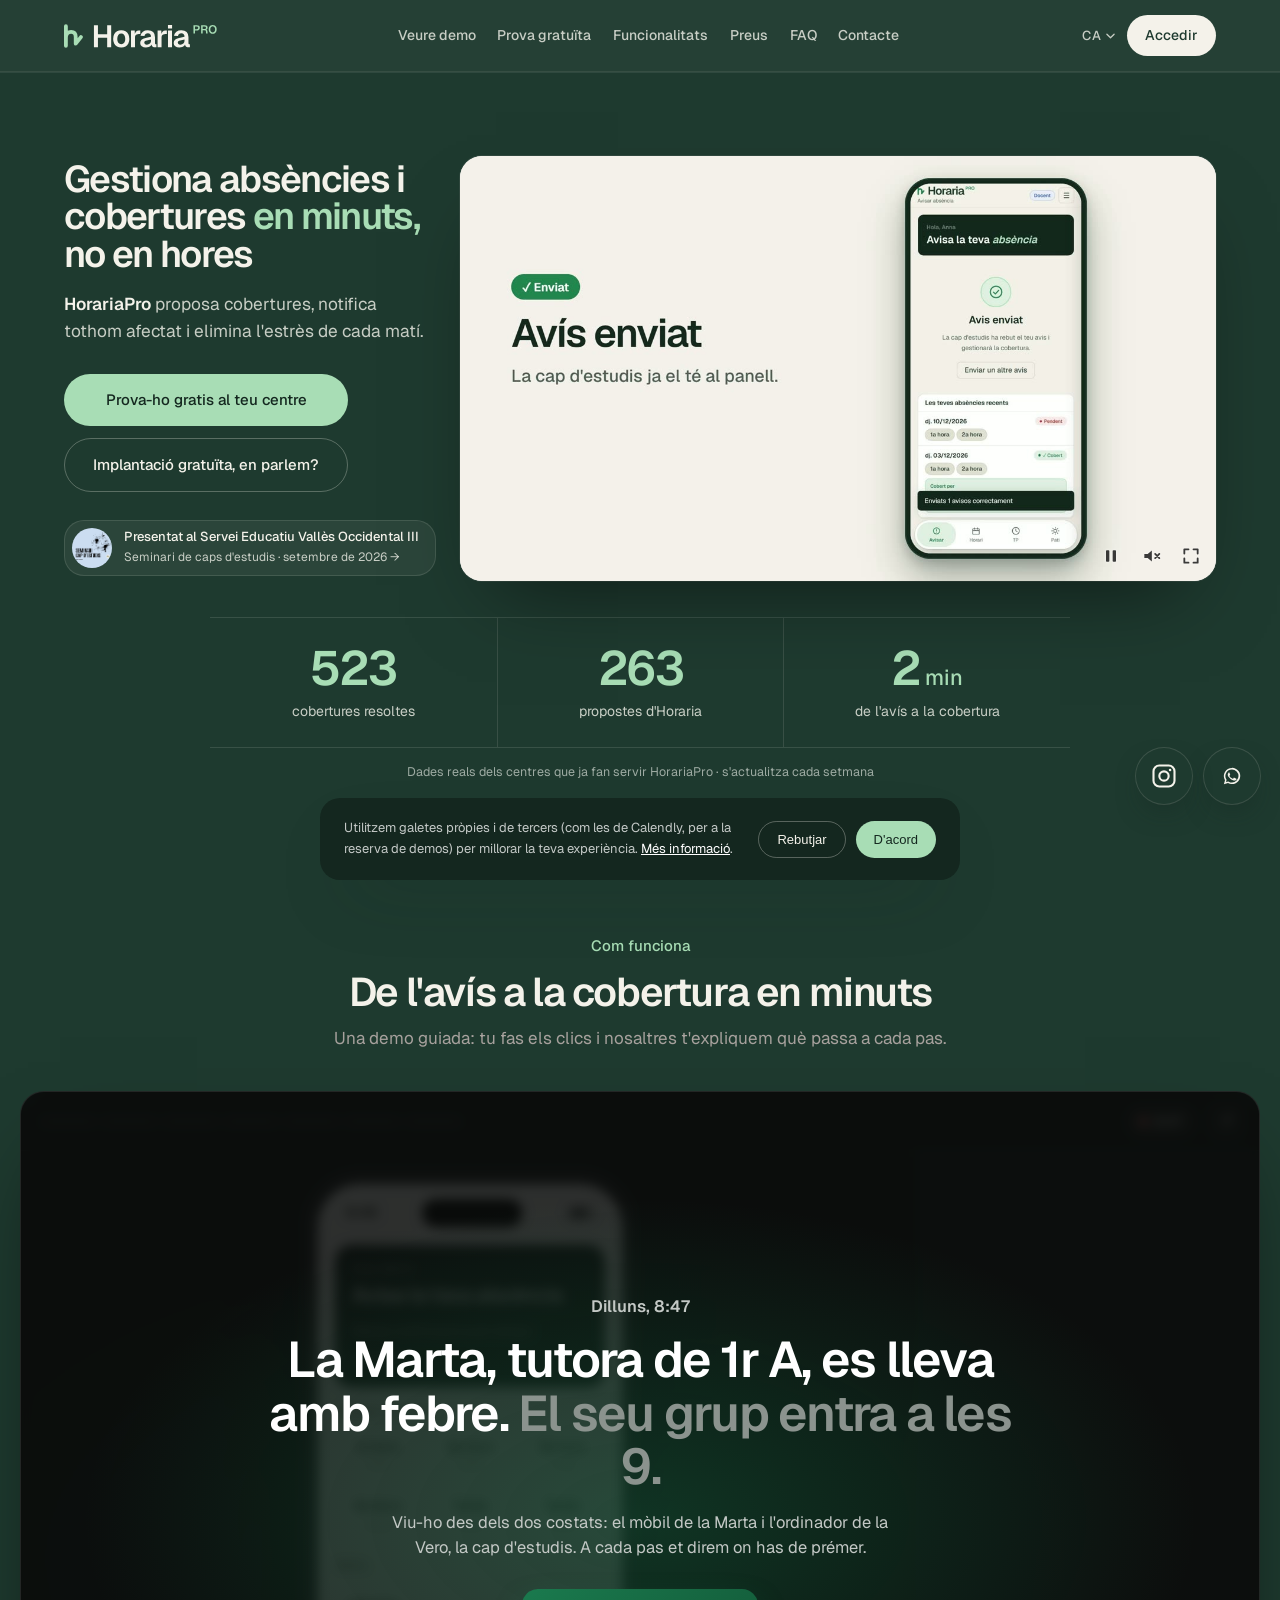
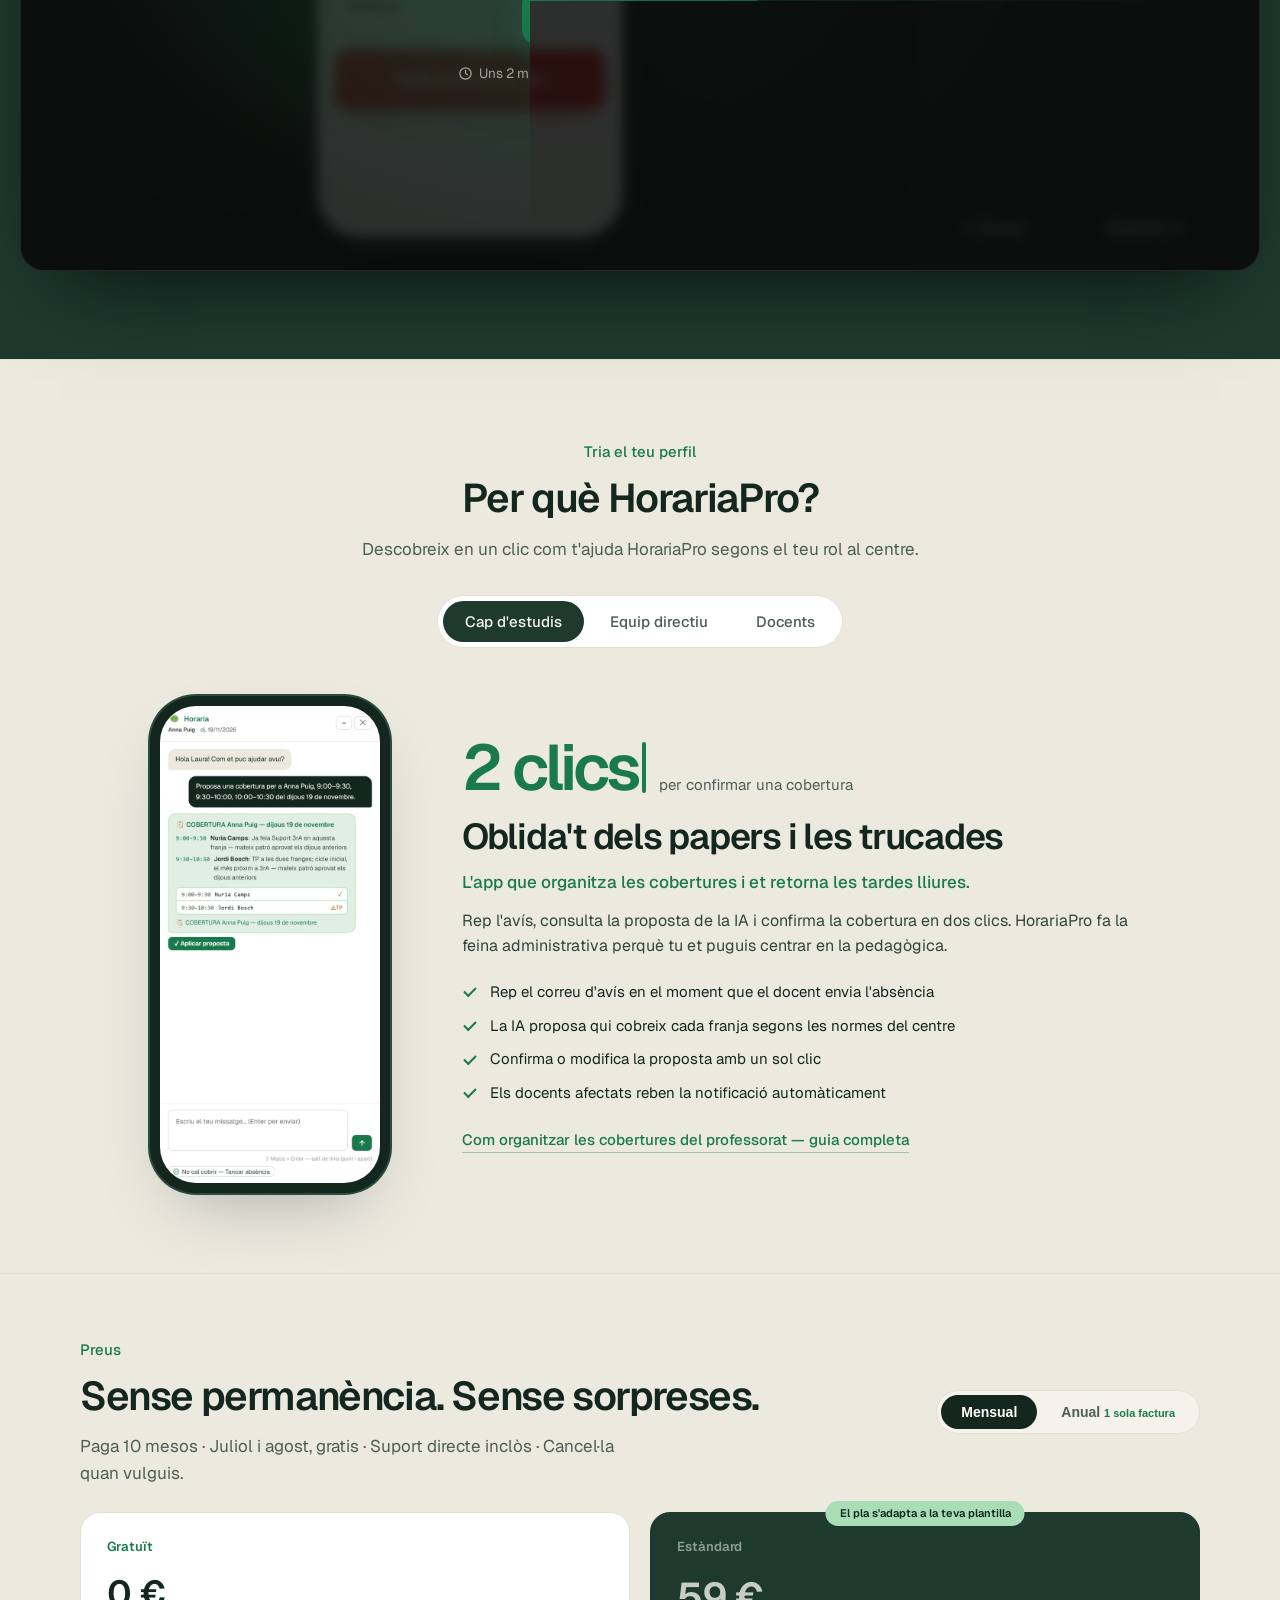
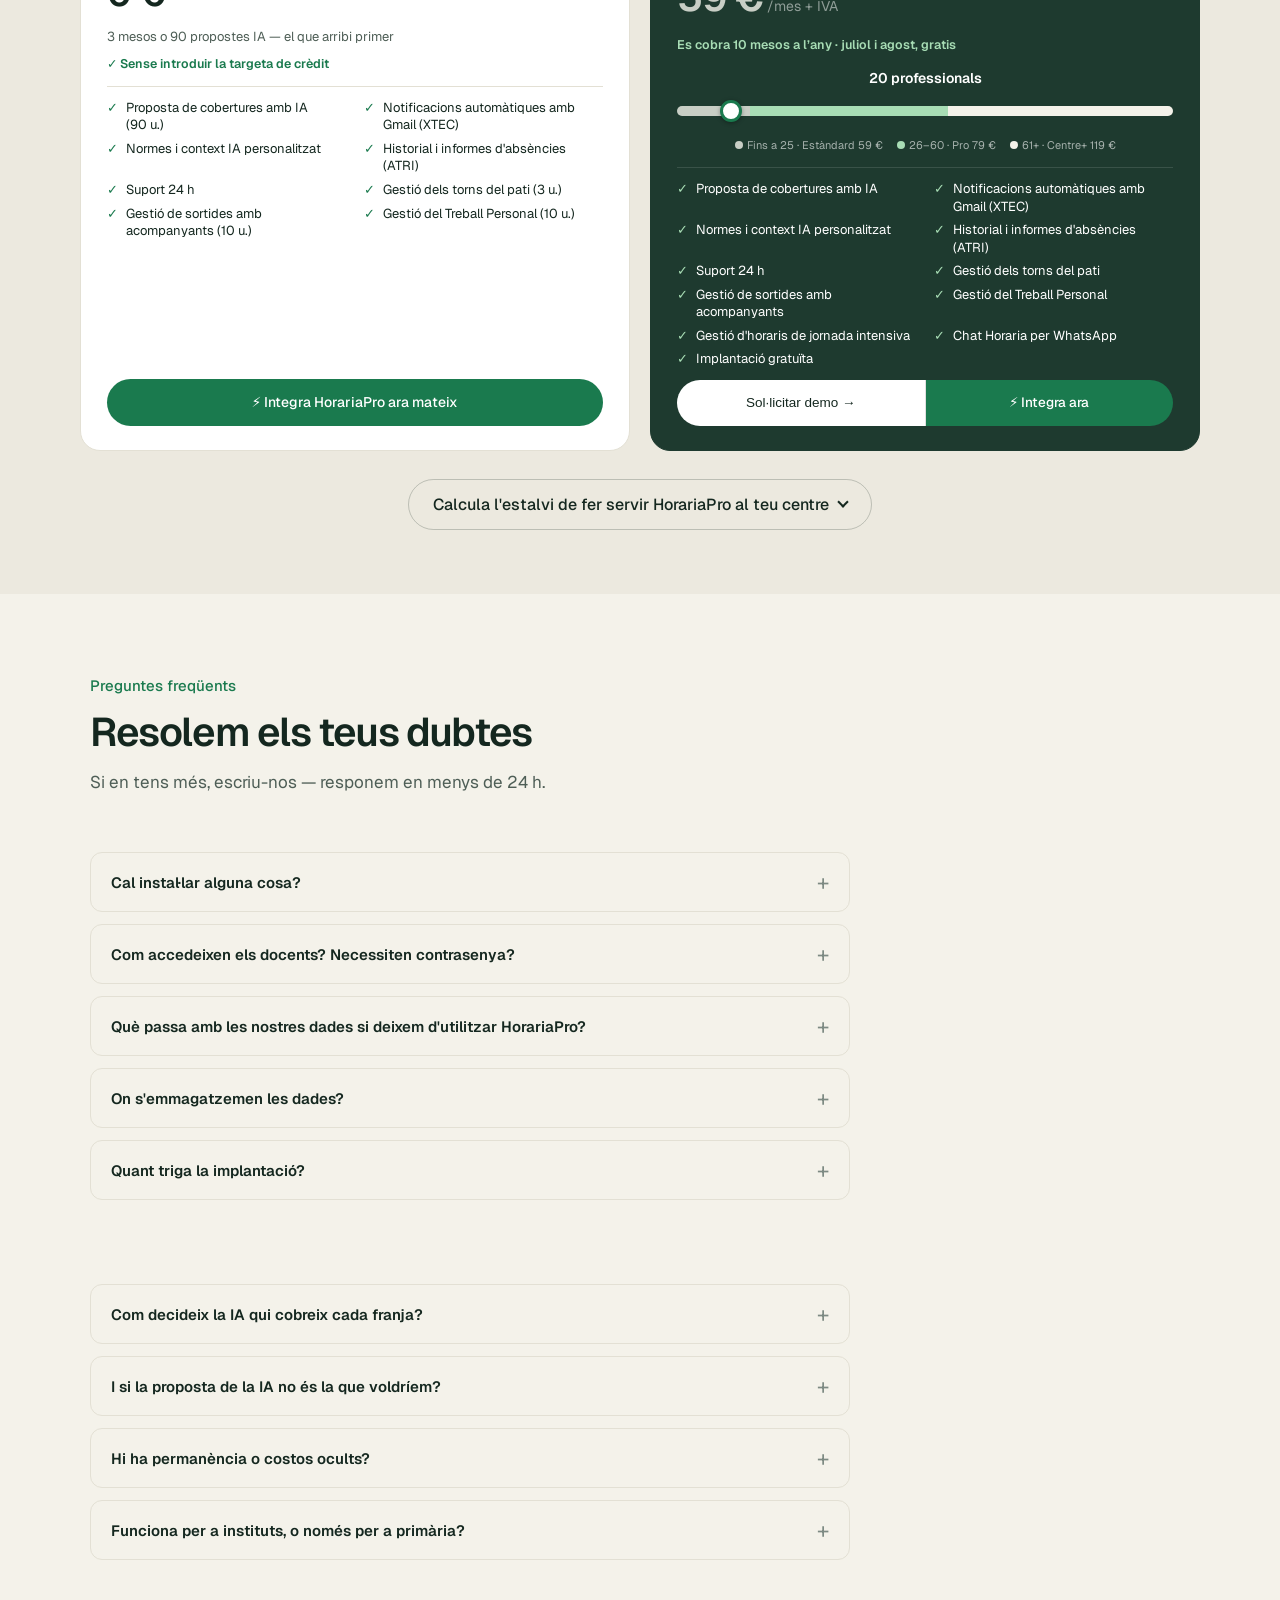
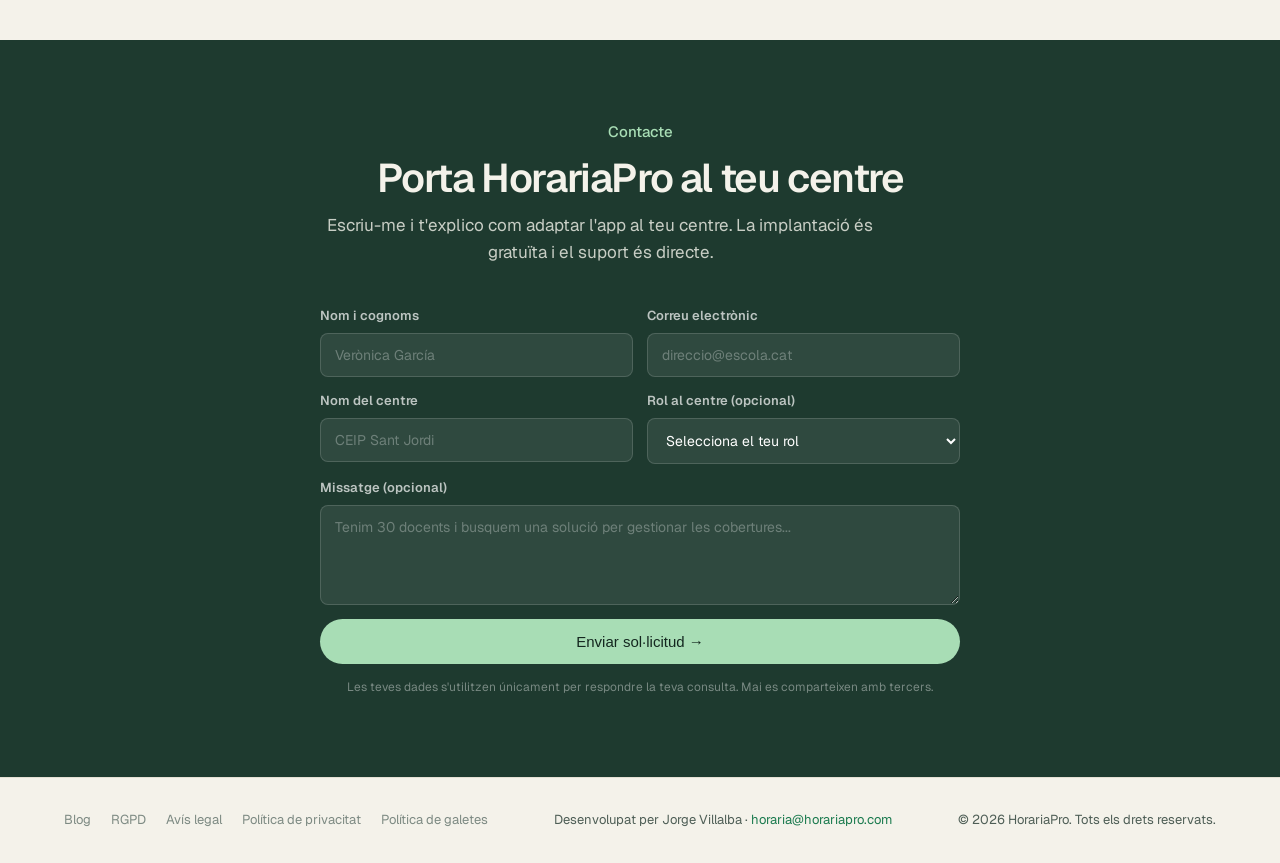
<file: index.html>
<!DOCTYPE html>
<html lang="ca">
<head>
  <meta charset="UTF-8" />
  <meta name="viewport" content="width=device-width, initial-scale=1.0" />
  <title>HorariaPro — Gestió intel·ligent de cobertures per a centres educatius</title>
  <link rel="icon" type="image/svg+xml" href="/marca/icona/favicon.svg" />
  <link rel="apple-touch-icon" href="/marca/icona/favicon.svg" />
  <meta name="description" content="Cobertures i substitucions del professorat en minuts. Per a caps d'estudis de Catalunya: avís d'absència des del mòbil, proposta amb IA i correu a tothom." />
  <link rel="canonical" href="https://horariapro.com/" />

  <!-- Open Graph -->
  <meta property="og:type" content="website" />
  <meta property="og:url" content="https://horariapro.com/" />
  <meta property="og:site_name" content="HorariaPro" />
  <meta property="og:title" content="HorariaPro — Gestió intel·ligent de cobertures per a centres educatius" />
  <meta property="og:description" content="Automatitza la proposta de cobertures del professorat amb IA, notifica tothom afectat i elimina el caos de les substitucions." />
  <meta property="og:image" content="https://horariapro.com/og-image.png" />
  <meta property="og:image:width" content="1200" />
  <meta property="og:image:height" content="630" />
  <meta property="og:image:alt" content="HorariaPro — Gestiona absències i cobertures en minuts" />
  <meta property="og:locale" content="ca_ES" />

  <!-- Twitter Card -->
  <meta name="twitter:card" content="summary_large_image" />
  <meta name="twitter:title" content="HorariaPro — Gestió intel·ligent de cobertures per a centres educatius" />
  <meta name="twitter:description" content="Automatitza la proposta de cobertures del professorat amb IA, notifica tothom afectat i elimina el caos de les substitucions." />
  <meta name="twitter:image" content="https://horariapro.com/og-image.png" />

  <script type="application/ld+json">
  {
    "@context": "https://schema.org",
    "@type": "SoftwareApplication",
    "name": "HorariaPro",
    "url": "https://horariapro.com/",
    "description": "HorariaPro automatitza la gestió d'absències i cobertures del professorat amb intel·ligència artificial per a centres educatius.",
    "applicationCategory": "BusinessApplication",
    "operatingSystem": "Web",
    "inLanguage": "ca",
    "offers": [
      { "@type": "Offer", "name": "Estàndard", "price": "59", "priceCurrency": "EUR", "priceValidUntil": "2027-12-31", "url": "https://horariapro.com/#preus" },
      { "@type": "Offer", "name": "Pro", "price": "79", "priceCurrency": "EUR", "priceValidUntil": "2027-12-31", "url": "https://horariapro.com/#preus" },
      { "@type": "Offer", "name": "Centre+", "price": "119", "priceCurrency": "EUR", "priceValidUntil": "2027-12-31", "url": "https://horariapro.com/#preus" }
    ]
  }
  </script>

  <script type="application/ld+json">
  {
    "@context": "https://schema.org",
    "@type": "FAQPage",
    "mainEntity": [
      {
        "@type": "Question",
        "name": "Cal instal·lar alguna cosa?",
        "acceptedAnswer": {
          "@type": "Answer",
          "text": "No. Funciona 100 % al navegador, des del mòbil, la tauleta o l'ordinador. Ni la cap d'estudis ni el professorat han d'instal·lar res."
        }
      },
      {
        "@type": "Question",
        "name": "Com accedeixen els docents? Necessiten contrasenya?",
        "acceptedAnswer": {
          "@type": "Answer",
          "text": "Cada docent entra amb el seu correu XTEC o corporatiu del centre (si en teniu). Sense comptes externs ni contrasenyes innecessàries."
        }
      },
      {
        "@type": "Question",
        "name": "Què passa amb les nostres dades si deixem d'utilitzar HorariaPro?",
        "acceptedAnswer": {
          "@type": "Answer",
          "text": "Tens dret a l'oblit: pots sol·licitar l'eliminació completa de totes les dades del centre en qualsevol moment."
        }
      },
      {
        "@type": "Question",
        "name": "On s'emmagatzemen les dades?",
        "acceptedAnswer": {
          "@type": "Answer",
          "text": "A servidors europeus (EU-West), seguint el RGPD i el reglament del Departament d'Educació. Cap dada surt de la Unió Europea."
        }
      },
      {
        "@type": "Question",
        "name": "Quant triga la implantació?",
        "acceptedAnswer": {
          "@type": "Answer",
          "text": "Entre uns dies i una setmana com a màxim, depenent de la mida del claustre (docents, educadors i altre personal). La implantació és gratuïta i inclou suport directe per configurar horaris i normes de cobertura."
        }
      },
      {
        "@type": "Question",
        "name": "És compatible amb altres eines que ja utilitzem al centre?",
        "acceptedAnswer": {
          "@type": "Answer",
          "text": "Sí. HorariaPro funciona de manera complementària a l'ecosistema de Google Workspace for Education (Gmail, Calendar) que ja fan servir la majoria de centres: les notificacions arriben directament al vostre correu, sense duplicar informació ni canviar cap altra eina."
        }
      },
      {
        "@type": "Question",
        "name": "Com decideix la IA qui cobreix cada franja?",
        "acceptedAnswer": {
          "@type": "Answer",
          "text": "Analitza horaris disponibles i deutes de Treball Personal (TP) acumulats, combinant-ho amb les normes de cobertura i el context personalitzat que cada centre defineix per a la IA — sempre repartint les cobertures de manera equitativa."
        }
      },
      {
        "@type": "Question",
        "name": "I si la proposta de la IA no és la que voldríem?",
        "acceptedAnswer": {
          "@type": "Answer",
          "text": "La cap d'estudis pot editar-la abans de confirmar-la — és una proposta, no una decisió automàtica. A més, amb el Chat Horaria pots conversar directament amb la IA per afinar-la o corregir-la (\"i si en Carles no pot?\"), d'una manera senzilla i intuïtiva."
        }
      },
      {
        "@type": "Question",
        "name": "Hi ha permanència o costos ocults?",
        "acceptedAnswer": {
          "@type": "Answer",
          "text": "No. Sense permanència, sense cost d'implantació, i es pot cancel·lar quan es vulgui."
        }
      },
      {
        "@type": "Question",
        "name": "Funciona per a instituts, o només per a primària?",
        "acceptedAnswer": {
          "@type": "Answer",
          "text": "Funciona per a qualsevol centre educatiu, sigui quin sigui el nivell: escoles d'educació infantil, CEIP o instituts."
        }
      }
    ]
  }
  </script>

  <link rel="preconnect" href="https://fonts.googleapis.com" />
  <link href="https://fonts.googleapis.com/css2?family=Geist:wght@400;500;600&display=swap" rel="stylesheet" />
  <style>
    *, *::before, *::after { box-sizing: border-box; margin: 0; padding: 0; }

    :root {
      --black:   #14271F;
      --ink:     #1a1a1a;
      --ink-2:   #444;
      --ink-3:   #777;
      --ink-4:   #aaa;
      --border:  #e8e8e8;
      --bg:      #fff;
      --bg-2:    #f7f7f7;
      --blue:    #1A7A4E;
      --blue-lt: #EAF5EE;
      --green:   #16a34a;
      --green-lt:#f0fdf4;
      --r:       12px;
      --r-lg:    20px;
      --shadow:  0 2px 16px rgba(0,0,0,.07);
      --shadow-lg: 0 8px 40px rgba(0,0,0,.10);
    }

    html {
      scroll-behavior: smooth;
      overflow-x: hidden;
      scroll-padding-top: 72px;
    }

    body {
      font-family: 'Geist', sans-serif;
      color: var(--ink);
      background: var(--bg);
      font-size: 16px;
      line-height: 1.6;
      -webkit-font-smoothing: antialiased;
      overflow-x: clip; /* clip (no hidden): hidden fa del body un scroll container i trenca el position:sticky de la demo guiada */
      max-width: 100vw;
      padding-top: 72px;
    }

    a { color: inherit; text-decoration: none; }

    /* ── NAV ── */
    nav {
      position: fixed; top: 0; left: 0; width: 100%; z-index: 100;
      background: rgba(30,58,47,.96);
      backdrop-filter: blur(12px);
      -webkit-backdrop-filter: blur(12px);
      border-bottom: 1px solid rgba(255,255,255,.08);
      padding: 0 5%;
      display: flex; align-items: center; justify-content: space-between;
      height: 72px;
      transition: background .4s ease, backdrop-filter .4s ease, border-color .4s ease, box-shadow .4s ease;
    }
    nav.nav-glass {
      background: rgba(30,58,47,.5);
      backdrop-filter: blur(20px) saturate(180%);
      -webkit-backdrop-filter: blur(20px) saturate(180%);
      border-bottom: 1px solid rgba(255,255,255,.14);
      box-shadow: 0 8px 32px rgba(0,0,0,.18), inset 0 1px 0 rgba(255,255,255,.08);
    }
    .nav-logo img { height: 52px; width: auto; display: block; }
    .nav-links { display: flex; gap: 32px; font-size: 14px; font-weight: 500; color: rgba(255,255,255,.6); }
    .nav-links a:hover { color: #fff; }
    .nav-cta {
      background: #fff; color: #14271F;
      padding: 9px 20px; border-radius: 8px;
      font-size: 14px; font-weight: 600;
      transition: opacity .15s;
      white-space: nowrap;
      display: inline-flex; align-items: center;
      -webkit-tap-highlight-color: transparent;
      -webkit-appearance: none;
    }
    .nav-cta:hover { opacity: .85; }
    .nav-burger {
      display: none;
      width: 40px; height: 40px;
      background: transparent; border: none; cursor: pointer;
      flex-direction: column; align-items: center; justify-content: center; gap: 5px;
      -webkit-tap-highlight-color: transparent;
    }
    .nav-burger span { display: block; width: 22px; height: 2px; background: #fff; transition: transform .25s ease, opacity .25s ease; }
    .nav-burger.open span:nth-child(1) { transform: translateY(7px) rotate(45deg); }
    .nav-burger.open span:nth-child(2) { opacity: 0; }
    .nav-burger.open span:nth-child(3) { transform: translateY(-7px) rotate(-45deg); }
    .nav-mobile-menu {
      position: fixed; top: 72px; left: 0; right: 0; z-index: 99;
      background: rgba(30,58,47,.96);
      backdrop-filter: blur(12px); -webkit-backdrop-filter: blur(12px);
      border-bottom: 1px solid rgba(255,255,255,.08);
      display: flex; flex-direction: column;
      max-height: 0; overflow: hidden;
      transition: max-height .3s ease, background .4s ease, backdrop-filter .4s ease, border-color .4s ease;
    }
    .nav-mobile-menu.open { max-height: 560px; }
    /* Selector d'idioma: text mínim + desplegable */
    .lang-switch { position: relative; display: inline-flex; flex-shrink: 0; user-select: none; }
    .lang-switch__trigger {
      display: inline-flex; align-items: center; gap: 5px;
      background: transparent; border: 0; cursor: pointer; font-family: inherit;
      font-size: 13px; font-weight: 600; letter-spacing: .02em;
      color: rgba(255,255,255,.6); padding: 6px 4px; border-radius: 100px;
      transition: color .2s ease; -webkit-tap-highlight-color: transparent;
    }
    .lang-switch__trigger:hover, .lang-switch[data-open] .lang-switch__trigger { color: #fff; }
    .lang-switch__current { line-height: 1; }
    .lang-switch__caret { transition: transform .25s ease; margin-top: 1px; }
    .lang-switch[data-open] .lang-switch__caret { transform: rotate(180deg); }
    .lang-switch__menu {
      position: absolute; top: calc(100% + 10px); right: 0; min-width: 8.5rem; padding: 5px; list-style: none;
      background: rgba(18,18,18,.97); border: 1px solid rgba(255,255,255,.12); border-radius: 10px;
      box-shadow: 0 12px 32px rgba(0,0,0,.35);
      opacity: 0; visibility: hidden; transform: translateY(-4px);
      transition: opacity .2s ease, transform .2s ease, visibility .2s ease; z-index: 1200;
    }
    .lang-switch[data-open] .lang-switch__menu { opacity: 1; visibility: visible; transform: translateY(0); }
    .lang-switch__opt {
      display: block; width: 100%; text-align: left; background: transparent; border: 0; cursor: pointer;
      font: 500 14px/1.2 inherit; font-family: inherit; color: rgba(255,255,255,.75);
      border-radius: 6px; padding: 9px 11px; transition: color .15s ease, background .15s ease;
    }
    .lang-switch__opt:hover { color: #fff; background: rgba(255,255,255,.08); }
    .lang-switch__opt.is-active { color: #fff; font-weight: 600; }
    /* Ha de coincidir amb l'estil de la barra (nav.nav-glass) quan es fa scroll, perquè no quede més fosc que la barra de dalt */
    nav.nav-glass ~ .nav-mobile-menu {
      background: rgba(30,58,47,.5);
      backdrop-filter: blur(20px) saturate(180%); -webkit-backdrop-filter: blur(20px) saturate(180%);
      border-bottom: 1px solid rgba(255,255,255,.14);
    }
    .nav-mobile-menu a {
      padding: 16px 5%; font-size: 15px; font-weight: 600; color: rgba(255,255,255,.85);
      border-bottom: 1px solid rgba(255,255,255,.06);
    }
    .nav-mobile-menu a:last-child {
      border-bottom: none; color: #14271F; background: #fff;
      margin: 12px 5% 16px; border-radius: 8px; text-align: center;
    }

    /* ── HERO ── */
    .hero-wrap {
      position: relative;
      overflow: hidden;
    }
    .hero {
      position: relative;
      z-index: 1;
      padding: 84px 5% 56px;
      max-width: 960px; margin: 0 auto;
      text-align: center;
    }
    @media (min-width: 900px) {
      .hero-wrap .hero { max-width: 1180px; display: grid; grid-template-columns: 1.1fr .9fr; gap: 56px; align-items: center; text-align: left; padding-top: 84px; padding-bottom: 28px; gap: 48px; }
      .hero-wrap .hero p { margin-left: 0; margin-right: 0; }
      .hero-wrap .hero .hero-actions { margin: 0; }
    }
    .hero-video { display: flex; justify-content: center; margin-top: 40px; }
    @media (min-width: 900px) { .hero-video { margin-top: 0; } }
    .hero-video-card {
      position: relative; width: min(100%, 300px); aspect-ratio: 9 / 16;
      background: #fff;
    }
    @media (min-width: 900px) { .hero-video-card { width: min(100%, 330px); } }
    /* Vídeo horitzontal (PC/tauleta): targeta 16:9 més ampla */
    .hero-video-card.is-h { aspect-ratio: 16 / 9; width: min(100%, 720px); }
    @media (min-width: 900px) {
      /* PC/tauleta: vídeo gran (fons blanc, integrat a la pàgina) i text més reduït a l'esquerra */
      .hero-wrap .hero:has(.hero-video-card.is-h) { max-width: 1360px; grid-template-columns: .62fr 1.38fr; gap: 24px; }
      .hero-wrap .hero:has(.hero-video-card.is-h) h1 { font-size: clamp(28px, 2.9vw, 40px); margin-bottom: 18px; }
      .hero-wrap .hero:has(.hero-video-card.is-h) p { font-size: clamp(15px, 1.35vw, 18px); margin-bottom: 28px; }
      .hero-video-card.is-h { width: min(100%, 860px); }
    }
    .hero-video-card video { width: 100%; height: 100%; object-fit: cover; display: block; }
    .hero-video-controls { position: absolute; left: 8px; right: 8px; bottom: 8px; display: flex; flex-wrap: wrap; justify-content: flex-end; gap: 6px; z-index: 2; }
    .hero-video-controls button { white-space: nowrap; }
    /* icones soltes: ombra fosca perquè es vegen sobre qualsevol fons del vídeo */
    .hero-video-controls button svg { filter: drop-shadow(0 0 1.5px rgba(255,255,255,.95)); }
    .hero-video-controls button:hover, .hero-video-controls button:focus-visible { opacity: 1; background: rgba(30,58,47,.08); }
    /* vista ampliada / pantalla completa: fons negre → icones blanques */
    .hero-video-card.hero-expanded .hero-video-controls button,
    .hero-video-card:fullscreen .hero-video-controls button,
    .hero-video-card:-webkit-full-screen .hero-video-controls button { color: #fff; }
    .hero-video-card.hero-expanded .hero-video-controls button svg,
    .hero-video-card:fullscreen .hero-video-controls button svg,
    .hero-video-card:-webkit-full-screen .hero-video-controls button svg { filter: none; }
    /* Vista ampliada a PC: sense API de pantalla completa (peta Opera). El menú de dalt es manté fix i visible. */
    body.hero-expanded-open { overflow: hidden; }
    body.hero-expanded-open .hero { z-index: 95; }
    body.hero-expanded-open .whatsapp-float, body.hero-expanded-open .instagram-float, body.hero-expanded-open .cookie-banner { display: none !important; }
    .hero-video-card.hero-expanded {
      position: fixed; top: 72px; left: 0; right: 0; bottom: 0; width: auto; max-width: none; aspect-ratio: auto;
      background: #14271F; display: flex; justify-content: center; align-items: flex-start; z-index: 1;
    }
    .hero-video-card.hero-expanded video { width: auto; height: calc(100% - 84px); aspect-ratio: 9 / 16; margin-top: 12px; object-fit: contain; background: #fff; }
    .hero-video-card.is-h.hero-expanded { border-radius: 0; overflow: visible; box-shadow: none; }
    .hero-video-card.is-h.hero-expanded video { aspect-ratio: 16 / 9; max-width: calc(100% - 32px); height: auto; max-height: calc(100% - 84px); }
    .hero-video-card.hero-expanded .hero-video-controls { left: 0; right: 0; bottom: 16px; justify-content: center; gap: 12px; }
    .hero-video-card.hero-expanded .hero-video-controls button { width: 48px; height: 48px; padding: 0; background: transparent; border: none; }
    .hero-video-card.hero-expanded .hero-video-controls button:hover { background: rgba(255,255,255,.14); }
    /* Pantalla completa (mòbil/tauleta): fons verd corporatiu, vídeo a dalt i controls blancs en una franja a baix.
       La classe .hero-fs la posa el JS (els selectors :fullscreen i :-webkit-full-screen junts invaliden la regla en alguns navegadors). */
    .hero-video-card.hero-fs {
      width: 100vw; height: 100vh; height: 100dvh; max-width: none; aspect-ratio: auto; border-radius: 0; box-shadow: none;
      background: #14271F; display: flex; align-items: center; justify-content: center;
      padding: max(16px, env(safe-area-inset-top)) max(16px, env(safe-area-inset-right)) calc(92px + env(safe-area-inset-bottom)) max(16px, env(safe-area-inset-left));
    }
    .hero-video-card.hero-fs video { width: auto; height: 100%; max-width: 100%; aspect-ratio: 9 / 16; object-fit: contain; border-radius: 18px; background: #F4F2EA; box-shadow: 0 24px 60px rgba(0,0,0,.35); }
    .hero-video-card.is-h.hero-fs video { width: 100%; height: auto; max-height: 100%; aspect-ratio: 16 / 9; }
    .hero-video-card.hero-fs .hero-video-controls { left: 0; right: 0; bottom: max(22px, calc(env(safe-area-inset-bottom) + 12px)); justify-content: center; gap: 16px; }
    .hero-video-card.hero-fs .hero-video-controls button { width: 52px; height: 52px; color: #fff; opacity: 1; background: rgba(255,255,255,.1); border: 1px solid rgba(168,221,181,.35); }
    .hero-video-card.hero-fs .hero-video-controls button svg { filter: none; width: 22px; height: 22px; }
    .hero-video-card.hero-fs .hero-video-controls button:active { background: rgba(168,221,181,.25); }
    .hero-video-sound, .hero-video-pause, .hero-video-full {
      background: transparent; color: #1a1a1a; border: none; cursor: pointer;
      width: 34px; height: 34px; padding: 0; border-radius: 50%;
      opacity: .85; transition: opacity .15s, background .15s;
      display: inline-flex; align-items: center; justify-content: center;
      font-family: inherit; -webkit-tap-highlight-color: transparent;
    }
    .hero-trust { text-align: inherit; }
    .hero-badge {
      display: inline-flex; align-items: center; gap: 6px;
      background: var(--blue-lt); color: var(--blue);
      padding: 6px 14px; border-radius: 100px;
      font-size: 13px; font-weight: 600;
      margin-bottom: 28px;
    }
    .hero h1 {
      font-size: clamp(36px, 4.4vw, 54px);
      font-weight: 600; line-height: 1.1;
      letter-spacing: -.03em;
      color: var(--black);
      margin-bottom: 24px;
    }
    .hero h1 em { color: var(--blue); font-style: normal; }
    .hero p {
      font-size: clamp(17px, 2vw, 20px);
      color: var(--ink-2); max-width: 620px;
      margin: 0 auto 40px;
    }
    .brand-word {
      font-family: 'Geist', sans-serif;
      display: inline-block;
      animation: brandBlink 2s ease-in-out .6s 1;
    }
    .brand-word span { letter-spacing: -.01em; font-weight: 600; }
    .brand-word .bw-1, .brand-word .bw-3 { color: var(--black); }
    .brand-word .bw-ia { color: #A8DDB5; }
    @keyframes brandBlink {
      0%   { opacity: 1; text-shadow: none; }
      12%  { opacity: .35; text-shadow: none; }
      24%  { opacity: 1; text-shadow: 0 0 16px rgba(168,221,181,.55); }
      40%  { opacity: 1; text-shadow: none; }
      52%  { opacity: .35; text-shadow: none; }
      64%  { opacity: 1; text-shadow: 0 0 16px rgba(168,221,181,.55); }
      100% { opacity: 1; text-shadow: none; }
    }
    @media (prefers-reduced-motion: reduce) {
      .brand-word { animation: none; }
    }
    .hero-actions { display: grid; grid-template-columns: 1fr; gap: 12px; width: max-content; max-width: 100%; margin: 0 auto; }
    .hero-actions > a { display: block; text-align: center; }
    .btn-primary {
      background: var(--black); color: #fff;
      padding: 14px 28px; border-radius: 10px;
      font-size: 15px; font-weight: 600;
      transition: opacity .15s;
      cursor: pointer; border: none;
    }
    .btn-primary:hover { opacity: .85; }
    .btn-secondary {
      background: var(--bg-2); color: var(--ink);
      padding: 14px 28px; border-radius: 10px;
      font-size: 15px; font-weight: 600;
      border: 1px solid var(--border);
      transition: background .15s;
    }
    .btn-secondary:hover { background: var(--border); }

    .hero-trust { margin-top: 20px; font-size: 13px; font-weight: 600; color: var(--ink-3); }

    /* ── SECTIONS ── */
    section { padding: 80px 5%; }
    .section-inner { max-width: 1100px; margin: 0 auto; }
    .section-tag {
      font-size: 12px; font-weight: 600; letter-spacing: 0;
      color: var(--blue);
      margin-bottom: 12px;
    }
    .section-title {
      font-size: clamp(28px, 3.5vw, 40px);
      font-weight: 600; letter-spacing: -.02em;
      color: var(--black); margin-bottom: 16px;
    }
    .section-sub {
      font-size: 17px; color: var(--ink-2);
      max-width: 560px; margin-bottom: 56px;
    }

    /* ── FEATURE ROWS ── */
    .feature-rows {
      display: flex;
      flex-direction: column;
      gap: 72px;
    }

    .feature-row {
      display: grid;
      grid-template-columns: 1fr 1fr;
      gap: 56px;
      align-items: center;
    }
    .feature-row.reverse { direction: rtl; }
    .feature-row.reverse > * { direction: ltr; }

    /* ── LÍNIES CONNECTORS ENTRE FUNCIONALITATS (lila del logo + verd corporatiu, alternats) ── */
    .feature-rows { position: relative; --fr-lilac: #A8DDB5; --fr-green: var(--blue); }
    .feature-row { position: relative; z-index: 1; --lc: var(--fr-lilac); }
    .feature-row:nth-child(odd) { --lc: var(--fr-green); } /* el svg és el 1r fill, així la fila 1 és lila */
    .fr-lines { position: absolute; left: 0; top: 0; width: 100%; height: 100%; overflow: visible; pointer-events: none; z-index: 0; }
    .fr-lines path { fill: none; stroke-width: 3; stroke-linecap: round; stroke-linejoin: round; }
    .fr-lines .fr-track { opacity: .18; }
    .fr-lines circle { stroke: #fff; stroke-width: 3; }
    @media (max-width: 768px) {
      .fr-lines { display: none; }
      .feature-rows { padding-left: 26px; }
      .feature-row:not(:last-child)::before {
        content: ""; position: absolute; left: -18px; top: 24px; width: 3px; height: calc(100% + 72px);
        border-radius: 3px; z-index: 0;
        background-color: color-mix(in srgb, var(--lc) 18%, transparent);
        background-image: linear-gradient(var(--lc), var(--lc));
        background-repeat: no-repeat; background-size: 100% calc(var(--p, 0) * 100%);
      }
      .feature-row::after {
        content: ""; position: absolute; left: -24px; top: 18px; width: 15px; height: 15px;
        border-radius: 50%; background: var(--lc); box-shadow: 0 0 0 4px var(--bg); z-index: 1;
      }
      .feature-media-toggle-btn { border-color: var(--lc); }
      .feature-media-picker { border-left: 4px solid var(--lc); }
    }


    .feature-row-text { display: flex; flex-direction: column; }
    .feature-row-icon {
      width: 48px; height: 48px;
      background: var(--blue-lt);
      border-radius: 12px;
      display: flex; align-items: center; justify-content: center;
      font-size: 22px; margin-bottom: 18px;
    }
    .feature-row-icon.highlight { background: var(--blue); }
    .beta-badge {
      display: inline-block; vertical-align: middle; margin-left: 8px;
      background: #fff7ed; color: #c2410c;
      font-size: 11px; font-weight: 600; letter-spacing: .02em;
      padding: 3px 10px; border-radius: 100px;
      }
    .feature-row-text h3 {
      font-size: 22px; font-weight: 600;
      letter-spacing: -.02em; margin-bottom: 12px;
      color: var(--black);
    }
    .feature-row-text p {
      font-size: 15px; color: var(--ink-2);
      line-height: 1.7; margin-bottom: 12px;
    }
    .feature-row-text ul {
      font-size: 14px; color: var(--ink-2);
      padding-left: 16px; line-height: 1.8;
    }
    .feature-row-text ul li strong { color: var(--ink); }

    /* Video container */
    .feature-video-wrap {
      border-radius: var(--r-lg);
      overflow: hidden;
      border: 1px solid var(--border);
      background: var(--bg-2);
      position: relative;
      aspect-ratio: 4/3;
    }
    .feature-video-wrap video {
      width: 100%; height: 100%;
      object-fit: cover;
      display: block;
    }
    .feature-video-wrap.portrait { aspect-ratio: 576/1296; max-width: 320px; margin: 0 auto; }
    /* App vs WhatsApp media pair (bloc 1 de Funcionalitats) */
    .feature-media-pair {
      display: grid; grid-template-columns: repeat(3, 1fr); gap: 12px;
    }
    /* Sub-grups "Docent avisa" / "Cap d'estudis avisa" (bloc 1 de Funcionalitats) */
    .feature-media-groups { display: grid; grid-template-columns: 1fr 1fr; gap: 20px; }
    .feature-media-group-title {
      font-size: 12px; font-weight: 600; color: var(--ink-2);
      letter-spacing: 0;
      margin-bottom: 10px;
    }
    @media (max-width: 560px) {
      .feature-media-groups { grid-template-columns: 1fr; }
    }
    .feature-media-item {
      position: relative;
      border-radius: var(--r-lg); overflow: hidden;
      border: 1px solid var(--border); background: var(--bg-2);
      aspect-ratio: 576/1296;
    }
    .feature-media-item video, .feature-media-item img {
      width: 100%; height: 100%; object-fit: cover; display: block;
    }
    .feature-media-item.graella-video video { transform: scale(1.056) translateY(-2.37%); }
    .feature-media-item.tp-docent { aspect-ratio: 970/2048; }
    .feature-media-item.pati-docent { aspect-ratio: 969/2048; }
    .feature-media-item.jornada-intensiva { aspect-ratio: 970/2048; }
    .feature-media-item.baixes-shot { aspect-ratio: 918/1936; }
    .feature-media-item.pati-cap video { transform: scale(1.052) translateY(-2.47%); }
    /* El video tp-cap ve amb marges negres per als 4 costats (edició pròpia); retall exacte mesurat píxel a píxel */
    .feature-media-item.tp-cap { aspect-ratio: 853/1823; }
    .feature-media-item.tp-cap video {
      position: absolute; top: -5.27%; left: -13.25%;
      width: 126.61%; height: 105.32%; max-width: none;
      object-fit: fill;
    }
    /* Retalla exactament la barra negra del navegador gravada a cada vídeo (mesurada píxel a píxel) */
    .feature-media-item video { transform: scale(1.113) translateY(-4.81%); }
    .feature-video-wrap.portrait video { transform: scale(1.056) translateY(-2.37%); }
    .feature-video-wrap.portrait.sortides video { transform: scale(1.08) translateY(-3.7%); }
    .has-lightbox { cursor: pointer; }
    .has-lightbox:focus-visible, .faq-question:focus-visible { outline: 3px solid var(--blue); outline-offset: 3px; }
    .feature-media-toggle-btn {
      display: none;
      align-items: center; gap: 8px;
      background: var(--bg-2); color: var(--ink);
      border: 1px solid var(--border); border-radius: 10px;
      padding: 12px 18px; font-size: 14px; font-weight: 600;
      margin-top: 18px; cursor: pointer; font-family: inherit;
    }
    @media (max-width: 768px) {
      .feature-video-wrap.has-lightbox, .feature-media-pair, .feature-media-groups { display: none; }
      .feature-media-toggle-btn { display: inline-flex; }
    }
    /* Targeta amb un botó per element quan un bloc en té més d'un (perquè no es perdi cap opció en mòbil) */
    .feature-media-picker {
      display: none;
      margin-top: 18px;
      border: 1px solid var(--border); border-radius: var(--r-lg);
      background: var(--bg-2); padding: 16px;
    }
    .feature-media-picker-title {
      font-size: 13px; font-weight: 600; color: var(--ink-2);
      margin-bottom: 12px;
    }
    .feature-media-picker-options { display: flex; flex-wrap: wrap; gap: 8px; }
    .feature-media-picker-options + .feature-media-picker-title { margin-top: 16px; }
    .feature-media-picker-btn {
      background: #fff; color: var(--ink);
      border: 1px solid var(--border); border-radius: 8px;
      padding: 10px 14px; font-size: 13px; font-weight: 600;
      cursor: pointer; font-family: inherit; transition: background .15s;
    }
    .feature-media-picker-btn:hover { background: var(--border); }
    @media (max-width: 768px) {
      .feature-media-picker { display: block; }
    }
    .doc-sample-link {
      display: inline-flex; align-items: center; gap: 6px;
      background: var(--bg-2); color: var(--ink);
      border: 1px solid var(--border); border-radius: 10px;
      padding: 10px 16px; font-size: 13px; font-weight: 600;
      text-decoration: none; transition: background .15s;
      margin-top: 6px;
    }
    .doc-sample-link:hover { background: var(--border); }
    .feature-media-label {
      position: absolute; bottom: 10px; left: 10px;
      background: rgba(30,58,47,.75); color: #fff;
      font-size: 11px; font-weight: 600;
      padding: 4px 10px; border-radius: 100px;
    }
    @media (max-width: 560px) {
      .feature-media-pair { grid-template-columns: 1fr; }
    }
    /* Mock UI placeholder (shown while no video is available) */
    .feature-mock {
      padding: 24px;
      height: 100%;
      display: flex; flex-direction: column; gap: 10px;
    }
    .mock-screen-bar {
      display: flex; align-items: center; gap: 6px;
      padding-bottom: 12px;
      border-bottom: 1px solid var(--border);
      margin-bottom: 4px;
    }
    .mock-screen-dot { width: 10px; height: 10px; border-radius: 50%; }
    .mock-screen-title { font-size: 12px; font-weight: 600; letter-spacing: 0; color: var(--ink-3); margin-left: 4px; }

    /* Reuse existing mock components */
    .mock-row {
      background: var(--bg);
      border: 1px solid var(--border);
      border-radius: 8px;
      padding: 10px 14px;
      display: flex; align-items: center; gap: 10px;
      font-size: 13px;
    }
    .mock-dot { width: 8px; height: 8px; border-radius: 50%; flex-shrink: 0; }
    .mock-dot.green { background: #22c55e; }
    .mock-dot.orange { background: #f97316; }
    .mock-dot.blue { background: var(--blue); }
    .mock-dot.gray { background: var(--ink-4); }
    .mock-label { font-weight: 600; flex: 1; }
    .mock-sub { font-size: 11px; color: var(--ink-3); }
    .mock-badge {
      font-size: 11px; font-weight: 600; padding: 3px 8px;
      border-radius: 100px; white-space: nowrap;
    }
    .mock-badge.green { background: var(--green-lt); color: var(--green); }
    .mock-badge.orange { background: #fff7ed; color: #c2410c; }
    .mock-badge.blue { background: var(--blue-lt); color: var(--blue); }
    .mock-badge.gray { background: var(--bg-2); color: var(--ink-3); }

    .mock-ia-box {
      padding: 12px 14px;
      background: var(--blue-lt);
      border-radius: 10px;
      font-size: 13px; color: var(--blue);
      margin-top: 4px;
    }

    /* Mini graella */
    .mock-grid {
      display: grid;
      gap: 4px;
    }
    .mock-grid-header {
      display: grid;
      grid-template-columns: 48px repeat(5, 1fr);
      gap: 4px;
      margin-bottom: 2px;
    }
    .mock-grid-body { display: flex; flex-direction: column; gap: 4px; }
    .mock-grid-row { display: grid; grid-template-columns: 48px repeat(5, 1fr); gap: 4px; }
    .mock-gh { font-size: 10px; font-weight: 600; color: var(--ink-3); text-align: center; padding: 4px 2px; }
    .mock-gl { font-size: 10px; font-weight: 600; color: var(--ink-3); display: flex; align-items: center; padding: 2px 4px; }
    .mock-gc {
      border-radius: 6px; height: 28px;
      display: flex; align-items: center; justify-content: center;
      font-size: 9px; font-weight: 600;
    }
    .mock-gc.ok { background: var(--green-lt); color: var(--green); }
    .mock-gc.pend { background: #fff7ed; color: #c2410c; }
    .mock-gc.cob { background: var(--blue-lt); color: var(--blue); }
    .mock-gc.empty { background: var(--bg); border: 1px solid var(--border); color: var(--ink-4); }

    /* Time blocks (compactació) */
    .mock-timeblock-row { display: flex; gap: 4px; }
    .mock-tb {
      flex: 1; border-radius: 6px; height: 32px;
      display: flex; align-items: center; justify-content: center;
      font-size: 9px; font-weight: 600;
    }
    .mock-tb.blue { background: var(--blue-lt); color: var(--blue); }
    .mock-tb.green { background: var(--green-lt); color: var(--green); }
    .mock-tb.gray { background: var(--bg); border: 1px solid var(--border); color: var(--ink-4); }
    .mock-tb.orange { background: #fff7ed; color: #c2410c; }

    /* ── ROL SECTIONS ── */
    .rol-section {
      display: grid;
      grid-template-columns: 1fr 1fr;
      gap: 64px; align-items: center;
    }
    .rol-section.reverse { direction: rtl; }
    .rol-section.reverse > * { direction: ltr; }
    .rol-section.text-only { grid-template-columns: 1fr; max-width: 640px; margin: 0 auto; }
    .rol-visual {
      background: var(--bg-2);
      border: 1px solid var(--border);
      border-radius: var(--r-lg);
      padding: 32px;
      min-height: 320px;
      display: flex; flex-direction: column; gap: 12px;
    }
    .rol-visual-title {
      font-size: 12px; font-weight: 600;
      letter-spacing: 0;
      color: var(--ink-3); margin-bottom: 8px;
    }
    .rol-list { list-style: none; display: flex; flex-direction: column; gap: 14px; }
    .rol-list li { display: flex; gap: 12px; align-items: flex-start; font-size: 15px; }
    .rol-list li::before {
      content: '✓';
      color: var(--green);
      font-weight: 600; flex-shrink: 0;
      margin-top: 1px;
    }

    /* ── HOW IT WORKS ── */
    .steps { display: flex; flex-direction: column; gap: 0; position: relative; }
    .steps::before {
      content: '';
      position: absolute; left: 23px; top: 28px; bottom: 28px;
      width: 2px; background: var(--border);
    }
    .step { display: flex; gap: 24px; padding: 28px 0; }
    .step-num {
      width: 48px; height: 48px; border-radius: 50%;
      background: var(--black); color: #fff;
      display: flex; align-items: center; justify-content: center;
      font-size: 16px; font-weight: 600; flex-shrink: 0;
      position: relative; z-index: 1;
    }
    .step-body h3 { font-size: 17px; font-weight: 600; margin-bottom: 6px; }
    .step-body p { font-size: 14px; color: var(--ink-2); }

    /* ── LEGAL ── */

    /* ── CONTACT ── */
    .contact-section {
      background: linear-gradient(180deg, var(--black) 0%, #1E3A2F 100%);
      color: #fff;
      padding: 80px 5%;
    }
    .contact-inner {
      max-width: 640px; margin: 0 auto; text-align: center;
    }
    .contact-inner .section-title { color: #fff; margin-bottom: 12px; }
    .contact-inner .section-sub { color: rgba(255,255,255,.6); margin-bottom: 40px; }
    .contact-form { display: flex; flex-direction: column; gap: 14px; text-align: left; }
    .form-row { display: grid; grid-template-columns: 1fr 1fr; gap: 14px; }
    .form-group { display: flex; flex-direction: column; gap: 6px; }
    .form-group label { font-size: 13px; font-weight: 600; color: rgba(255,255,255,.7); }
    .form-group input,
    .form-group textarea,
    .form-group select {
      background: rgba(255,255,255,.08);
      border: 1px solid rgba(255,255,255,.15);
      border-radius: 8px;
      padding: 12px 14px;
      font-size: 14px; color: #fff;
      font-family: 'Geist', sans-serif;
      outline: none;
      transition: border-color .15s;
    }
    .form-group input::placeholder,
    .form-group textarea::placeholder { color: rgba(255,255,255,.3); }
    .form-group input:focus,
    .form-group textarea:focus,
    .form-group select:focus { border-color: rgba(255,255,255,.4); }
    .form-group select option { background: #222; }
    .form-group textarea { resize: vertical; min-height: 100px; }
    .btn-submit {
      background: #fff; color: var(--black);
      padding: 14px; border-radius: 10px;
      font-size: 15px; font-weight: 600;
      border: none; cursor: pointer;
      transition: opacity .15s; width: 100%;
    }
    .btn-submit:hover { opacity: .9; }
    .form-note { font-size: 12px; color: rgba(255,255,255,.4); text-align: center; }

    /* ── DEMO MODAL ── */
    .modal-overlay {
      display: none;
      position: fixed; inset: 0; z-index: 999;
      background: rgba(0,0,0,.6);
      backdrop-filter: blur(6px);
      align-items: center; justify-content: center;
      padding: 20px;
    }
    .modal-overlay.open { display: flex; }
    .modal-box {
      background: #fff;
      border-radius: var(--r-lg);
      width: 100%; max-width: 560px;
      box-shadow: var(--shadow-lg);
      overflow: hidden;
      animation: modalIn .2s ease;
    }
    @keyframes modalIn {
      from { opacity: 0; transform: translateY(12px) scale(.98); }
      to   { opacity: 1; transform: translateY(0) scale(1); }
    }
    .modal-header {
      padding: 24px 28px 20px;
      border-bottom: 1px solid var(--border);
      display: flex; align-items: flex-start; justify-content: space-between; gap: 16px;
    }
    .modal-header-text h3 { font-size: 20px; font-weight: 600; color: var(--black); margin-bottom: 4px; }
    .modal-header-text p { font-size: 14px; color: var(--ink-3); }
    .modal-close {
      background: var(--bg-2); border: none; cursor: pointer;
      width: 32px; height: 32px; border-radius: 8px;
      display: flex; align-items: center; justify-content: center;
      font-size: 18px; color: var(--ink-3); flex-shrink: 0;
      transition: background .15s;
    }
    .modal-close:hover { background: var(--border); }
    .modal-body { padding: 24px 28px 28px; display: flex; flex-direction: column; gap: 16px; }

    .modal-option {
      display: flex; align-items: center; gap: 16px;
      padding: 18px 20px;
      border: 1px solid var(--border);
      border-radius: var(--r);
      cursor: pointer;
      transition: border-color .15s, box-shadow .15s, background .15s;
      text-decoration: none; color: inherit;
    }
    .modal-option:hover {
      border-color: var(--blue);
      box-shadow: 0 0 0 3px var(--blue-lt);
    }
    .modal-option-icon {
      width: 44px; height: 44px; border-radius: 10px;
      display: flex; align-items: center; justify-content: center;
      font-size: 22px; flex-shrink: 0;
    }
    .modal-option-icon.cal { background: var(--blue-lt); }
    .modal-option-icon.form { background: var(--bg-2); }
    .modal-option-text { flex: 1; }
    .modal-option-text strong { display: block; font-size: 15px; font-weight: 600; color: var(--black); margin-bottom: 2px; }
    .modal-option-text span { font-size: 13px; color: var(--ink-3); }
    .modal-option-arrow { color: var(--ink-4); font-size: 18px; }

    .modal-divider {
      display: flex; align-items: center; gap: 12px;
      color: var(--ink-4); font-size: 13px;
    }
    .modal-divider::before,
    .modal-divider::after {
      content: ''; flex: 1; height: 1px; background: var(--border);
    }

    /* ── FAQ ── */
    .faq-list { display: flex; flex-direction: column; gap: 12px; max-width: 760px; }
    .faq-item { border: 1px solid var(--border); border-radius: var(--r); overflow: hidden; background: var(--bg); }
    .faq-question {
      width: 100%; display: flex; align-items: center; justify-content: space-between; gap: 16px;
      padding: 18px 20px; background: none; border: none; cursor: pointer; text-align: left;
      font-size: 15px; font-weight: 600; color: var(--black); font-family: inherit;
    }
    .faq-icon { font-size: 22px; font-weight: 400; color: var(--ink-4); transition: transform .2s ease; flex-shrink: 0; line-height: 1; }
    .faq-item.open .faq-icon { transform: rotate(45deg); color: var(--blue); }
    .faq-answer { max-height: 0; overflow: hidden; transition: max-height .3s ease; }
    .faq-answer p { padding: 0 20px 18px; font-size: 14px; color: var(--ink-2); line-height: 1.7; }
    .faq-item.open .faq-answer { max-height: 300px; }

    /* ── SELECTOR DE ROL ("Per què HorariaPro?") ── */
    .role-picker-options { display: flex; flex-direction: column; gap: 12px; max-width: 560px; margin: 0 auto; }
    .role-picker-btn {
      display: flex; align-items: center; justify-content: space-between; gap: 16px;
      padding: 18px 20px; background: var(--bg); border: 1px solid var(--border); border-radius: var(--r);
      font-size: 15px; font-weight: 600; color: var(--black); text-align: left;
      transition: background .15s ease, border-color .15s ease, color .15s ease;
    }
    .role-picker-btn .role-picker-arrow { font-size: 18px; color: var(--ink-4); transition: transform .15s ease, color .15s ease; flex-shrink: 0; }
    .role-picker-btn:hover { background: var(--blue-lt); border-color: var(--blue); color: var(--blue); }
    .role-picker-btn:hover .role-picker-arrow { color: var(--blue); transform: translateX(4px); }

    /* ── WHATSAPP FLOAT ── */
    .whatsapp-float {
      position: fixed; right: 20px; bottom: 20px; z-index: 997;
      width: 56px; height: 56px; border-radius: 50%;
      background: #25D366; display: flex; align-items: center; justify-content: center;
      box-shadow: 0 4px 16px rgba(0,0,0,.25);
      transition: transform .15s ease, bottom .2s ease;
    }
    .whatsapp-float:hover { transform: scale(1.08); }
    .whatsapp-float.raised { bottom: 96px; }
    @media (max-width: 480px) {
      .whatsapp-float { right: 16px; bottom: 16px; width: 50px; height: 50px; }
      .whatsapp-float.raised { bottom: 130px; }
    }

    /* ── INSTAGRAM FLOAT ── */
    .instagram-float {
      position: fixed; right: 88px; bottom: 20px; z-index: 997;
      width: 56px; height: 56px; border-radius: 50%;
      background: linear-gradient(45deg, #f9ce34, #ee2a7b, #6228d7);
      display: flex; align-items: center; justify-content: center;
      box-shadow: 0 4px 16px rgba(0,0,0,.25);
      transition: transform .15s ease, bottom .2s ease;
    }
    .instagram-float:hover { transform: scale(1.08); }
    .instagram-float.raised { bottom: 96px; }
    @media (max-width: 480px) {
      .instagram-float { right: 76px; bottom: 16px; width: 50px; height: 50px; }
      .instagram-float.raised { bottom: 130px; }
    }

    /* ── MEDIA LIGHTBOX ── */
    .media-lightbox-overlay {
      display: none; position: fixed; inset: 0; z-index: 999;
      background: rgba(30,58,47,.9);
      align-items: center; justify-content: center;
      padding: 32px;
    }
    .media-lightbox-overlay.open { display: flex; }
    .media-lightbox-content {
      max-width: 420px; width: 100%; max-height: 88vh;
      border-radius: var(--r-lg); overflow: hidden;
      background: #000; box-shadow: var(--shadow-lg);
      display: flex; align-items: center; justify-content: center;
    }
    .media-lightbox-content img, .media-lightbox-content video {
      width: 100%; height: 100%; max-height: 88vh; display: block; object-fit: contain;
    }
    .media-lightbox-close {
      position: fixed; top: 24px; right: 24px; z-index: 1000;
      width: 42px; height: 42px; border-radius: 50%;
      background: rgba(255,255,255,.12); border: 1px solid rgba(255,255,255,.2); color: #fff;
      font-size: 18px; cursor: pointer; display: flex; align-items: center; justify-content: center;
      transition: background .15s;
    }
    .media-lightbox-close:hover { background: rgba(255,255,255,.22); }
    .media-lightbox-arrow {
      display: none;
      position: fixed; top: 50%; transform: translateY(-50%); z-index: 1000;
      width: 46px; height: 46px; border-radius: 50%;
      background: rgba(255,255,255,.12); border: 1px solid rgba(255,255,255,.2); color: #fff;
      font-size: 26px; line-height: 1; cursor: pointer; align-items: center; justify-content: center;
      transition: background .15s;
    }
    .media-lightbox-arrow:hover { background: rgba(255,255,255,.22); }
    .media-lightbox-arrow.prev { left: 16px; }
    .media-lightbox-arrow.next { right: 16px; }
    .media-lightbox-overlay.gallery .media-lightbox-arrow { display: flex; }
    .media-lightbox-counter {
      display: none;
      position: fixed; bottom: 20px; left: 50%; transform: translateX(-50%); z-index: 1000;
      background: rgba(30,58,47,.9); color: #fff;
      border: 1px solid rgba(255,255,255,.15);
      font-size: 12px; font-weight: 600; padding: 6px 16px; border-radius: 100px;
      box-shadow: 0 4px 16px rgba(0,0,0,.3);
    }
    .media-lightbox-overlay.gallery .media-lightbox-counter { display: block; }
    .media-lightbox-label {
      display: none;
      position: fixed; top: 24px; left: 50%; transform: translateX(-50%); z-index: 1000;
      max-width: calc(100vw - 140px);
      background: rgba(30,58,47,.9); color: #fff;
      border: 1px solid rgba(255,255,255,.15);
      font-size: 14px; font-weight: 600; padding: 8px 20px; border-radius: 100px;
      box-shadow: 0 4px 16px rgba(0,0,0,.3);
      white-space: nowrap; overflow: hidden; text-overflow: ellipsis;
      text-align: center;
    }
    .media-lightbox-overlay.gallery .media-lightbox-label { display: block; }
    @media (max-width: 560px) {
      .media-lightbox-arrow { width: 38px; height: 38px; font-size: 20px; }
      .media-lightbox-arrow.prev { left: 8px; }
      .media-lightbox-arrow.next { right: 8px; }
      .media-lightbox-label { font-size: 13px; padding: 7px 16px; max-width: calc(100vw - 110px); }
    }

    /* ── COOKIE BANNER ── */
    .cookie-banner {
      position: fixed; left: 20px; right: 20px; bottom: 20px; z-index: 998;
      max-width: 640px; margin: 0 auto;
      background: var(--black); color: #fff;
      border-radius: var(--r-lg);
      box-shadow: var(--shadow-lg);
      padding: 20px 24px;
      display: none;
      align-items: center; gap: 16px; flex-wrap: wrap;
      animation: fadeIn .3s ease both;
    }
    .cookie-banner.show { display: flex; }
    .cookie-banner p { flex: 1; min-width: 220px; font-size: 13px; line-height: 1.6; color: rgba(255,255,255,.75); }
    .cookie-banner a { color: #fff; text-decoration: underline; }
    .cookie-banner-actions { display: flex; gap: 10px; flex-shrink: 0; }
    .cookie-btn-accept {
      background: #fff; color: var(--black); border: none;
      padding: 10px 18px; border-radius: 8px; font-size: 13px; font-weight: 600;
      cursor: pointer; transition: opacity .15s; white-space: nowrap;
    }
    .cookie-btn-accept:hover { opacity: .85; }
    .cookie-btn-reject {
      background: transparent; color: rgba(255,255,255,.7);
      border: 1px solid rgba(255,255,255,.2);
      padding: 10px 18px; border-radius: 8px; font-size: 13px; font-weight: 600;
      cursor: pointer; white-space: nowrap;
    }
    .cookie-btn-reject:hover { background: rgba(255,255,255,.08); }
    @media (max-width: 480px) {
      .cookie-banner { left: 12px; right: 12px; bottom: 12px; padding: 16px; }
      .cookie-banner-actions { width: 100%; }
      .cookie-btn-accept, .cookie-btn-reject { flex: 1; }
    }

    /* ── FOOTER ── */
    footer {
      background: var(--bg-2);
      border-top: 1px solid var(--border);
      padding: 32px 5%;
      display: flex; align-items: center; justify-content: space-between;
      flex-wrap: wrap; gap: 12px;
      font-size: 13px; color: var(--ink-3);
    }
    .footer-logo { font-weight: 600; color: var(--ink); }

    /* ── COM FUNCIONA: demo guiada clic a clic (#com-funciona) ──
       Una "càmera" enfoca cada pas sobre un món de 1400×820 (mòbil + portàtil + correus).
       El panell de guia explica què passa i on cal clicar; l'element a clicar polsa (.gd-target). */
    .fx-sec { background: #0b0d0c; color: #f5f5f4; padding: 96px 0 88px; }
    .fx-head { max-width: 1100px; margin: 0 auto; padding: 0 5%; text-align: center; }
    .fx-head .section-tag { background: rgba(168,221,181,.12); color: #A8DDB5; }
    .fx-head .section-title { color: #fff; margin-bottom: 12px; }
    .fx-head .gd-sub { color: #a8a29e; font-size: 17px; line-height: 1.5; max-width: 620px; margin: 0 auto; }

    .gd {
      --gd-mint: #A8DDB5; --gd-green: #1A7A4E;
      position: relative; max-width: 1240px; width: calc(100% - 32px); margin: 40px auto 0;
      height: clamp(560px, calc(100svh - 120px), 780px);
      display: grid; grid-template-columns: minmax(0, 1fr) 340px; grid-template-rows: auto minmax(0, 1fr);
      background: radial-gradient(ellipse 70% 60% at 40% 60%, rgba(26,122,78,.2), transparent 70%), #101312;
      border: 1px solid rgba(255,255,255,.08); border-radius: 24px; overflow: hidden;
      box-shadow: 0 40px 90px -40px rgba(0,0,0,.8);
    }
    .gd-top {
      grid-column: 1 / -1; display: flex; align-items: center; gap: 14px; padding: 12px 16px 12px 20px;
      border-bottom: 1px solid rgba(255,255,255,.07); font-size: 13px; color: #a8a29e;
    }
    .gd-dots { display: flex; gap: 6px; flex: 1; max-width: 420px; }
    .gd-dots button {
      flex: 1; height: 5px; border: 0; padding: 0; border-radius: 4px; background: rgba(255,255,255,.12);
      cursor: default; transition: background .35s;
    }
    .gd-dots button.done { background: var(--gd-green); cursor: pointer; }
    .gd-dots button.cur { background: var(--gd-mint); }
    .gd-count { font-weight: 600; color: #d6d3d1; white-space: nowrap; font-variant-numeric: tabular-nums; }
    .gd-clock {
      margin-left: auto; display: flex; align-items: center; gap: 8px; white-space: nowrap;
      font: 600 13px 'Geist', sans-serif; color: #d6d3d1;
      background: rgba(255,255,255,.06); border: 1px solid rgba(255,255,255,.1); padding: 5px 12px; border-radius: 100px;
    }
    .gd-clock i { width: 7px; height: 7px; border-radius: 50%; background: #f87171; box-shadow: 0 0 0 4px rgba(248,113,113,.18); animation: fxBlink 1.4s infinite; }
    .gd-clock.ok i { background: #4ade80; box-shadow: 0 0 0 4px rgba(74,222,128,.18); animation: none; }
    @keyframes fxBlink { 50% { opacity: .35; } }
    .gd-icon-btn {
      flex: none; display: grid; place-items: center; width: 34px; height: 34px; border-radius: 10px; cursor: pointer;
      border: 1px solid rgba(255,255,255,.1); background: rgba(255,255,255,.04); color: #d6d3d1; font: 600 16px/1 'Geist', sans-serif;
    }
    .gd-icon-btn:hover { background: rgba(255,255,255,.1); color: #fff; }

    .fx-view { position: relative; overflow: hidden; min-height: 0; }
    .fx-world { position: absolute; left: 0; top: 0; width: 1400px; height: 820px; transform-origin: 0 0; transition: transform .9s cubic-bezier(.65,0,.25,1); }

    /* Panell de guia */
    .gd-guide {
      position: relative; display: flex; flex-direction: column; gap: 14px; padding: 26px 24px 20px;
      border-left: 1px solid rgba(255,255,255,.07); background: rgba(255,255,255,.025); overflow-y: auto; min-height: 0;
    }
    .gd-who { display: inline-flex; align-items: center; gap: 8px; align-self: flex-start; font-size: 12.5px; font-weight: 600; color: var(--gd-mint); background: rgba(168,221,181,.1); padding: 5px 11px; border-radius: 100px; }
    .gd-who svg { width: 15px; height: 15px; fill: none; stroke: currentColor; stroke-width: 2; stroke-linecap: round; stroke-linejoin: round; }
    .gd-guide h3 { font-size: 25px; line-height: 1.15; font-weight: 600; letter-spacing: -.025em; color: #fff; }
    .gd-guide p { font-size: 15.5px; line-height: 1.55; color: #c3c8c5; }
    .gd-anim { animation: gdIn .45s cubic-bezier(.2,.8,.2,1) both; }
    @keyframes gdIn { from { opacity: 0; transform: translateY(8px); } to { opacity: 1; transform: none; } }
    .gd-do {
      display: flex; align-items: center; gap: 12px; margin-top: 4px; padding: 13px 14px; border-radius: 14px;
      background: rgba(168,221,181,.1); border: 1px solid rgba(168,221,181,.28); color: #e7f5ea; font-size: 14.5px; font-weight: 600; line-height: 1.35;
    }
    .gd-do svg { flex: none; width: 22px; height: 22px; fill: none; stroke: var(--gd-mint); stroke-width: 1.9; stroke-linecap: round; stroke-linejoin: round; }
    .gd-do.wait { background: rgba(255,255,255,.04); border-color: rgba(255,255,255,.1); color: #a8a29e; }
    .gd-do.wait svg { animation: gdSpin 1.1s linear infinite; stroke: #a8a29e; }
    @keyframes gdSpin { to { transform: rotate(360deg); } }
    .gd-do.nudge { animation: gdNudge .45s ease; }
    @keyframes gdNudge { 25% { transform: translateX(-5px); } 75% { transform: translateX(5px); } }
    .gd-nav { display: flex; gap: 10px; margin-top: auto; padding-top: 10px; }
    .gd-btn {
      display: inline-flex; align-items: center; justify-content: center; gap: 8px; min-height: 46px; padding: 0 18px; border-radius: 12px;
      font: 600 15px 'Geist', sans-serif; cursor: pointer; border: 1px solid rgba(255,255,255,.12); background: transparent; color: #d6d3d1;
      transition: background .2s, color .2s, box-shadow .3s, opacity .2s;
    }
    .gd-btn:hover { background: rgba(255,255,255,.08); color: #fff; }
    .gd-btn[disabled] { opacity: .35; pointer-events: none; }
    .gd-btn.next { flex: 1; }
    .gd-btn.primary { background: var(--gd-green); border-color: var(--gd-green); color: #fff; }
    .gd-btn.primary:hover { background: #156640; }
    .gd-btn.pulse { background: var(--gd-green); border-color: var(--gd-green); color: #fff; animation: gdRing 1.6s ease-out infinite; }
    .gd-btn:focus-visible, .gd-icon-btn:focus-visible, .gd-target:focus-visible { outline: 3px solid var(--gd-mint); outline-offset: 3px; }

    /* Element on s'ha de clicar: anell que polsa + etiqueta flotant */
    .gd-target { cursor: pointer; position: relative; animation: gdRing 1.6s ease-out infinite; border-radius: 14px; }
    .fx-ph-franges.gd-target { border-radius: 12px; }
    @keyframes gdRing { 0% { box-shadow: 0 0 0 0 rgba(168,221,181,.85); } 70% { box-shadow: 0 0 0 14px rgba(168,221,181,0); } 100% { box-shadow: 0 0 0 0 rgba(168,221,181,0); } }
    .gd-tip {
      position: absolute; left: 0; top: 0; z-index: 6; pointer-events: none; white-space: nowrap;
      display: flex; align-items: center; gap: 7px; padding: 8px 13px; border-radius: 100px;
      background: #fff; color: #14271F; font: 600 13.5px 'Geist', sans-serif; box-shadow: 0 12px 30px -8px rgba(0,0,0,.55);
      opacity: 0; transition: opacity .3s;
    }
    .gd-tip.on { opacity: 1; animation: gdBob 1.5s ease-in-out infinite; }
    .gd-tip::after { content: ''; position: absolute; left: var(--ax, 50%); top: 100%; margin-left: -7px; border: 7px solid transparent; border-top-color: #fff; }
    .gd-tip.below::after { top: auto; bottom: 100%; border-top-color: transparent; border-bottom-color: #fff; }
    .gd-tip svg { width: 17px; height: 17px; fill: none; stroke: var(--gd-green); stroke-width: 2; stroke-linecap: round; stroke-linejoin: round; }
    .gd-tip.shake { animation: gdNudge .45s ease; }
    @keyframes gdBob { 50% { translate: 0 -4px; } }

    /* Portada i final, damunt de tota la demo */
    .gd-cover {
      position: absolute; inset: 0; z-index: 8; display: flex; flex-direction: column; align-items: center; justify-content: center; text-align: center;
      padding: 24px 6%; background: radial-gradient(ellipse 60% 55% at 50% 55%, rgba(26,122,78,.35), transparent 75%), rgba(11,13,12,.86);
      backdrop-filter: blur(6px); -webkit-backdrop-filter: blur(6px); transition: opacity .5s, visibility 0s .5s;
    }
    .gd-cover[hidden] { display: flex; opacity: 0; visibility: hidden; pointer-events: none; }
    .gd-cover-eye { font-size: 14px; font-weight: 600; color: var(--gd-mint); margin-bottom: 14px; }
    .gd-cover h3 { font-size: clamp(28px, 4vw, 50px); line-height: 1.07; font-weight: 600; letter-spacing: -.035em; color: #fff; max-width: 760px; }
    .gd-cover h3 span { color: #8b938e; }
    .gd-cover p { font-size: 16.5px; line-height: 1.55; color: #c3c8c5; max-width: 520px; margin-top: 16px; }
    .gd-start {
      margin-top: 28px; display: inline-flex; align-items: center; gap: 12px; border: 0; cursor: pointer;
      background: linear-gradient(135deg, #1A7A4E, #135c3a); color: #fff; font: 600 17px 'Geist', sans-serif;
      padding: 17px 30px; border-radius: 16px; box-shadow: 0 14px 34px -10px rgba(26,122,78,.7); animation: gdRing 1.8s ease-out infinite;
    }
    .gd-start:hover { filter: brightness(1.08); }
    .gd-start svg { width: 18px; height: 18px; fill: currentColor; }
    .gd-meta { display: flex; flex-wrap: wrap; justify-content: center; gap: 8px 18px; margin-top: 18px; font-size: 13.5px; color: #a8a29e; }
    .gd-meta span { display: inline-flex; align-items: center; gap: 6px; }
    .gd-meta svg { width: 15px; height: 15px; fill: none; stroke: currentColor; stroke-width: 2; stroke-linecap: round; stroke-linejoin: round; }
    .gd-end strong { display: block; font-size: clamp(64px, 11vw, 150px); line-height: .95; font-weight: 600; letter-spacing: -.06em; background: linear-gradient(120deg, #A8DDB5, #A8DDB5 40%, #1A7A4E); -webkit-background-clip: text; background-clip: text; color: transparent; padding: 0 .04em .08em; }
    .gd-end .gd-you { margin-top: 6px; display: inline-flex; align-items: center; gap: 8px; font-size: 14.5px; font-weight: 600; color: #e7f5ea; background: rgba(168,221,181,.12); padding: 7px 14px; border-radius: 100px; }
    .gd-end-cta { display: flex; flex-wrap: wrap; justify-content: center; gap: 12px; margin-top: 26px; }
    .gd-end-cta a.gd-btn { text-decoration: none; }
    .gd-end-cta .gd-btn.primary { padding: 0 24px; min-height: 52px; font-size: 16px; }
    .gd-end-link { margin-top: 16px; font-size: 14px; color: #a8a29e; background: none; border: 0; cursor: pointer; font-family: inherit; text-decoration: underline; text-underline-offset: 3px; }
    .gd-end-link:hover { color: #fff; }

    /* Botó per avisar per a la IA: apareix quan s'obri l'avís */
    .gd .fx-ia-btn { max-height: 0; padding-top: 0; padding-bottom: 0; margin-bottom: 0; opacity: 0; overflow: hidden; transition: max-height .45s ease, padding .45s ease, margin .45s ease, opacity .35s ease, transform .2s, box-shadow .3s; }
    .gd .fx-ia-btn.show { max-height: 60px; padding-top: 12px; padding-bottom: 12px; margin-bottom: 14px; opacity: 1; overflow: visible; }
    /* Capes invisibles que queden damunt: no han de robar els clics */
    .gd .fx-ph-sent, .gd .fx-toast, .gd .fx-avui:not(.on), .gd .fx-mails:not(.on), .gd .fx-mail, .gd .fx-chat:not(.on) { pointer-events: none; }
    /* Correus: targetes grans i llegibles, 2 columnes (escriptori) o 1 (mòbil) */
    .gd .fx-mail { width: 520px; padding: 22px 24px; gap: 18px; border-radius: 20px; align-items: center; }
    .gd .fx-mail .fx-av { width: 50px; height: 50px; font-size: 20px; }
    .gd .fx-mail small { font-size: 16px; color: #78716c; }
    .gd .fx-mail small strong { font-size: 18px; }
    .gd .fx-mail b { font-size: 25px; margin: 3px 0 4px; }
    .gd .fx-mail em { font-size: 19px; color: #44403c; }
    .gd .fx-mail:nth-child(1) { left: 150px; top: 100px; } .gd .fx-mail:nth-child(2) { left: 720px; top: 100px; }
    .gd .fx-mail:nth-child(3) { left: 150px; top: 290px; } .gd .fx-mail:nth-child(4) { left: 720px; top: 290px; }
    .gd .fx-mail:nth-child(5) { left: 150px; top: 480px; } .gd .fx-mail:nth-child(6) { left: 720px; top: 480px; }
    .gd .fx-world:has(.fx-mails.on) .fx-laptop { filter: brightness(.22) blur(3px); }
    .gd .fx-world:has(.fx-mails.on) .fx-phone { opacity: 0; }
    @media (max-width: 760px) {
      .gd .fx-mail { width: 460px; left: 570px !important; }
      .gd .fx-mail:nth-child(1) { top: 30px; } .gd .fx-mail:nth-child(2) { top: 190px; } .gd .fx-mail:nth-child(3) { top: 350px; }
      .gd .fx-mail:nth-child(4) { top: 510px; } .gd .fx-mail:nth-child(5) { top: 670px; } .gd .fx-mail:nth-child(6) { top: 830px; }
    }
    .whatsapp-float, .instagram-float { transition: opacity .25s; }
    body.gd-vis .whatsapp-float, body.gd-vis .instagram-float { opacity: 0; pointer-events: none; }
    .gd .fx-card-new.open { border-color: #1A7A4E; box-shadow: 0 0 0 4px rgba(26,122,78,.14); }
    .gd .fx-card-new.open .fx-badge { background: #E1EEE3; color: #1A7A4E; }

    /* Mòbil */
    .fx-phone {
      position: absolute; left: 70px; top: 100px; width: 300px; height: 620px; padding: 10px;
      background: #1c1c1e; border-radius: 50px; box-shadow: 0 0 0 2px #3a3a3c, 0 40px 80px -20px rgba(0,0,0,.7);
      opacity: 0; transform: translateY(60px); transition: opacity .7s ease, transform .9s cubic-bezier(.2,.7,.2,1);
    }
    .fx-phone.on { opacity: 1; transform: none; }
    .fx-phone-screen { position: relative; height: 100%; background: #fafaf9; border-radius: 40px; overflow: hidden; color: #1a1a1a; }
    .fx-ph-status { display: flex; align-items: center; justify-content: space-between; padding: 14px 26px 6px; font-size: 13px; }
    .fx-ph-island { width: 92px; height: 26px; background: #000; border-radius: 20px; }
    .fx-ph-bat { width: 24px; height: 11px; border: 1.5px solid #1a1a1a; border-radius: 3px; position: relative; }
    .fx-ph-bat::after { content: ''; position: absolute; inset: 1.5px 5px 1.5px 1.5px; background: #1a1a1a; border-radius: 1px; }
    .fx-ph-body { padding: 10px 16px; }
    .fx-ph-hero { background: #14271F; color: #fff; border-radius: 16px; padding: 14px 16px; margin-bottom: 14px; }
    .fx-ph-hero small { display: block; font-size: 10px; letter-spacing: 0; color: #a8a29e; }
    .fx-ph-hero strong { display: block; font-size: 19px; letter-spacing: -.02em; margin: 2px 0 3px; }
    .fx-ph-hero em { font-style: normal; font-size: 11px; color: #a8a29e; }
    .fx-ph-label { font-size: 10px; font-weight: 600; letter-spacing: 0; color: #78716c; margin: 0 2px 7px; }
    .fx-ph-franges { display: grid; grid-template-columns: repeat(3, 1fr); gap: 6px; margin-bottom: 14px; }
    .fx-ph-franges span { background: #fff; border: 1px solid #e7e5e4; border-radius: 10px; padding: 7px 4px; text-align: center; font-size: 11.5px; font-weight: 600; transition: all .3s; }
    .fx-ph-franges span i { display: block; font-style: normal; font-size: 9.5px; color: #a8a29e; font-weight: 500; }
    .fx-ph-franges.on span { background: #fef2f2; border-color: #fca5a5; color: #b91c1c; }
    .fx-ph-franges.on span:nth-child(2) { transition-delay: .04s; } .fx-ph-franges.on span:nth-child(3) { transition-delay: .08s; }
    .fx-ph-franges.on span:nth-child(4) { transition-delay: .12s; } .fx-ph-franges.on span:nth-child(5) { transition-delay: .16s; }
    .fx-ph-franges.on span:nth-child(6) { transition-delay: .2s; }
    .fx-ph-motiu { background: #fff; border: 1px solid #e7e5e4; border-radius: 10px; padding: 10px 12px; font-size: 13px; margin-bottom: 18px; }
    .fx-ph-btn {
      position: relative; overflow: hidden; background: #dc2626; color: #fff; text-align: center; font-weight: 600; font-size: 15px;
      padding: 16px; border-radius: 14px; box-shadow: 0 10px 24px -10px rgba(220,38,38,.7); transition: transform .15s;
    }
    .fx-ph-btn.on { transform: scale(.97); }
    .fx-tap { position: absolute; left: 50%; top: 50%; width: 30px; height: 30px; margin: -15px; border-radius: 50%; background: rgba(255,255,255,.5); transform: scale(0); opacity: 0; }
    .fx-ph-btn.on .fx-tap { animation: fxTap .7s ease-out; }
    @keyframes fxTap { 0% { transform: scale(0); opacity: 1; } 100% { transform: scale(9); opacity: 0; } }
    .fx-ph-sent {
      position: absolute; inset: 0; display: flex; flex-direction: column; align-items: center; justify-content: center; gap: 8px;
      background: #fafaf9; text-align: center; opacity: 0; transition: opacity .45s ease;
    }
    .fx-ph-sent.on { opacity: 1; }
    .fx-ph-sent strong { font-size: 22px; letter-spacing: -.02em; }
    .fx-ph-sent span { font-size: 13px; color: #78716c; line-height: 1.5; }
    .fx-check { width: 72px; height: 72px; border-radius: 50%; background: #1A7A4E; display: grid; place-items: center; transform: scale(.6); transition: transform .5s cubic-bezier(.3,1.6,.5,1) .1s; }
    .fx-ph-sent.on .fx-check { transform: scale(1); }
    .fx-check svg { width: 36px; height: 36px; fill: none; stroke: #fff; stroke-width: 2.6; stroke-linecap: round; stroke-linejoin: round; stroke-dasharray: 24; stroke-dashoffset: 24; transition: stroke-dashoffset .45s ease .35s; }
    .fx-ph-sent.on .fx-check svg { stroke-dashoffset: 0; }

    /* Portàtil */
    .fx-laptop { position: absolute; left: 430px; top: 80px; width: 940px; opacity: 0; transform: translateY(40px) scale(.96); transition: opacity .8s ease, transform 1s cubic-bezier(.2,.7,.2,1), filter .6s; }
    .fx-laptop.on { opacity: 1; transform: none; }
    .fx-lid { background: #1c1c1e; border-radius: 22px 22px 6px 6px; padding: 14px; box-shadow: 0 0 0 2px #3a3a3c, 0 50px 100px -30px rgba(0,0,0,.8); }
    .fx-base { height: 22px; margin: 0 -60px; background: linear-gradient(#3a3a3c, #232325); border-radius: 0 0 18px 18px; position: relative; }
    .fx-base::before { content: ''; position: absolute; left: 50%; top: 0; width: 140px; height: 8px; margin-left: -70px; background: #18181a; border-radius: 0 0 8px 8px; }
    .fx-screen { position: relative; height: 560px; background: #fafaf9; border-radius: 10px; overflow: hidden; display: grid; grid-template-columns: 172px 1fr; color: #1a1a1a; font-size: 13px; }
    .fx-side { background: #f5f5f4; border-right: 1px solid #e7e5e4; padding: 18px 12px; display: flex; flex-direction: column; gap: 22px; }
    .fx-school b { display: block; font-size: 13px; } .fx-school small { color: #a8a29e; font-size: 11px; }
    .fx-nav { display: flex; flex-direction: column; gap: 2px; flex: 1; }
    .fx-nav span { padding: 8px 10px; border-radius: 8px; font-size: 13px; color: #57534e; display: flex; justify-content: space-between; align-items: center; }
    .fx-nav span.on { background: #e7e5e4; color: #1a1a1a; font-weight: 600; }
    .fx-nav i { font-style: normal; background: #dc2626; color: #fff; font-size: 10px; font-weight: 600; border-radius: 10px; padding: 1px 6px; }
    .fx-user { display: flex; gap: 8px; align-items: center; background: #fff; border: 1px solid #e7e5e4; border-radius: 10px; padding: 8px; }
    .fx-user b { display: block; font-size: 12px; } .fx-user small { font-size: 10.5px; color: #a8a29e; }
    .fx-av { flex: none; width: 30px; height: 30px; border-radius: 50%; display: grid; place-items: center; color: #fff; font-weight: 600; font-size: 12px; }
    .fx-main { position: relative; }
    .fx-layer { position: absolute; inset: 0; padding: 18px 24px; transition: opacity .5s ease, transform .6s ease; }
    .fx-crumb { font-size: 11.5px; color: #a8a29e; margin-bottom: 14px; }
    .fx-layer h4 { font-size: 26px; font-weight: 600; letter-spacing: -.02em; margin-bottom: 16px; }
    .fx-toast {
      position: absolute; left: 24px; right: 24px; top: 14px; display: flex; gap: 12px; align-items: center;
      background: #14271F; color: #fff; border-radius: 12px; padding: 11px 14px; box-shadow: 0 16px 34px -14px rgba(0,0,0,.5);
      opacity: 0; transform: translateY(-120%); transition: opacity .4s, transform .55s cubic-bezier(.2,.9,.3,1.2);
    }
    .fx-toast.on { opacity: 1; transform: none; animation: fxToastOut .5s ease 2.6s forwards; }
    @keyframes fxToastOut { to { opacity: 0; transform: translateY(-120%); } }
    .fx-toast b { display: block; font-size: 12.5px; } .fx-toast small { color: #a8a29e; font-size: 12px; }
    .fx-pulse { width: 10px; height: 10px; border-radius: 50%; background: #f87171; box-shadow: 0 0 0 0 rgba(248,113,113,.6); animation: fxPulse 1.4s infinite; }
    @keyframes fxPulse { 70% { box-shadow: 0 0 0 10px rgba(248,113,113,0); } 100% { box-shadow: 0 0 0 0 rgba(248,113,113,0); } }
    .fx-card { display: flex; align-items: center; gap: 12px; background: #fff; border: 1px solid #e7e5e4; border-radius: 12px; padding: 12px 14px; margin-bottom: 10px; }
    .fx-card-new { opacity: 0; transform: translateY(-10px); transition: opacity .4s, transform .5s, box-shadow .4s, border-color .4s; }
    .fx-card-new.on { opacity: 1; transform: none; border-color: #fca5a5; box-shadow: 0 0 0 4px rgba(248,113,113,.12); }
    .fx-date { width: 40px; height: 42px; border-radius: 8px; background: #fef2f2; color: #b91c1c; display: flex; flex-direction: column; align-items: center; justify-content: center; line-height: 1; }
    .fx-date b { font-size: 16px; } .fx-date small { font-size: 9px; font-weight: 600; margin-top: 2px; }
    .fx-card-old .fx-date { background: #f0fdf4; color: #15803d; }
    .fx-card-t { flex: 1; } .fx-card-t b { display: block; font-size: 14px; } .fx-card-t small { color: #78716c; font-size: 12px; }
    .fx-badge { font-size: 11px; font-weight: 600; padding: 3px 9px; border-radius: 20px; background: #fee2e2; color: #b91c1c; }
    .fx-badge.ok { background: #dcfce7; color: #15803d; }
    .fx-ia-btn {
      margin: 0 0 14px; padding: 12px; border-radius: 10px; text-align: center; font-weight: 600; font-size: 13.5px; color: #fff;
      background: linear-gradient(90deg, #1A7A4E, #1A7A4E 50%, #1A7A4E); background-size: 200% 100%; transition: transform .2s, box-shadow .3s;
    }
    .fx-ia-btn.on { transform: scale(.98); box-shadow: 0 0 0 4px rgba(26,122,78,.25); animation: fxShine 1.6s linear infinite; }
    @keyframes fxShine { to { background-position: -200% 0; } }
    .fx-avui { opacity: 0; transform: translateY(12px); background: #fafaf9; }
    .fx-avui.on { opacity: 1; transform: none; }
    .fx-grid { display: grid; grid-template-columns: 52px repeat(5, 1fr); gap: 3px; font-size: 11.5px; }
    .fx-grid span { display: flex; align-items: center; justify-content: center; height: 46px; border-radius: 6px; text-align: center; }
    .fx-grid .h { height: 28px; font-weight: 600; color: #57534e; }
    .fx-grid .t { color: #a8a29e; font-size: 11px; justify-content: flex-start; }
    .fx-grid .c { background: #ecfdf3; color: #166534; font-weight: 600; }
    .fx-grid .c.x { background: #fee2e2; color: #b91c1c; position: relative; }
    .fx-grid .c.x b { font-weight: 600; opacity: 0; }
    .fx-grid .c.x::after { content: 'Sense cobrir'; position: absolute; font-size: 10px; font-weight: 600; letter-spacing: 0; transition: opacity .25s var(--d); }
    .fx-grid.on .c.x { background: #fef3c7; color: #92400e; transition: background .4s var(--d), color .4s var(--d); }
    .fx-grid.on .c.x b { opacity: 1; transition: opacity .35s calc(var(--d) + .1s); }
    .fx-grid.on .c.x::after { opacity: 0; }
    .fx-saved { margin-top: 14px; display: inline-block; font-size: 12.5px; font-weight: 600; color: #15803d; background: #dcfce7; padding: 7px 12px; border-radius: 20px; opacity: 0; transform: translateY(6px); transition: all .4s; }
    .fx-saved.on { opacity: 1; transform: none; }
    .fx-chat {
      position: absolute; top: 0; right: 0; bottom: 0; width: 340px; background: #fff; border-left: 1px solid #e7e5e4;
      box-shadow: -20px 0 40px -20px rgba(0,0,0,.18); display: flex; flex-direction: column;
      transform: translateX(105%); transition: transform .7s cubic-bezier(.2,.8,.2,1);
    }
    .fx-chat.on { transform: none; }
    .fx-chat-h { display: flex; gap: 10px; align-items: center; padding: 14px 16px; border-bottom: 1px solid #f5f5f4; }
    .fx-chat-h b { display: block; color: #1A7A4E; } .fx-chat-h small { font-size: 11px; color: #a8a29e; }
    .fx-blob { width: 30px; height: 30px; border-radius: 46% 54% 52% 48% / 55% 45% 55% 45%; background: radial-gradient(circle at 35% 35%, #A8DDB5, #1A7A4E); animation: fxMorph 4s ease-in-out infinite; }
    @keyframes fxMorph { 50% { border-radius: 55% 45% 40% 60% / 45% 58% 42% 55%; transform: rotate(8deg); } }
    .fx-chat-b { padding: 14px 16px; display: flex; flex-direction: column; gap: 10px; font-size: 12.5px; line-height: 1.5; color: #44403c; position: relative; }
    .fx-typing { display: flex; gap: 4px; padding: 10px 12px; background: #E1EEE3; border-radius: 12px; width: max-content; opacity: 0; transition: opacity .3s; }
    .fx-typing.on { opacity: 1; animation: fxGone .3s ease 1.1s forwards; }
    @keyframes fxGone { to { opacity: 0; height: 0; padding: 0; margin-bottom: -10px; } }
    .fx-typing i { width: 6px; height: 6px; border-radius: 50%; background: #A8DDB5; animation: fxDot 1s infinite; }
    .fx-typing i:nth-child(2) { animation-delay: .15s; } .fx-typing i:nth-child(3) { animation-delay: .3s; }
    @keyframes fxDot { 50% { transform: translateY(-4px); opacity: .5; } }
    .fx-msg, .fx-prop { opacity: 0; transform: translateY(8px); transition: opacity .45s, transform .5s; }
    .fx-msg.on, .fx-prop.on { opacity: 1; transform: none; }
    .fx-msg { background: #f5f5f4; border-radius: 12px; padding: 9px 12px; }
    .fx-msg b { color: #1a1a1a; }
    .fx-prop { border: 1.5px solid #A8DDB5; background: #f0fdf4; border-radius: 12px; padding: 10px 12px; color: #166534; font-weight: 600; display: flex; flex-direction: column; gap: 4px; }
    .fx-prop small { font: 600 10px 'Geist', sans-serif; letter-spacing: 0; color: #15803d; }
    .fx-prop-l { list-style: none; margin: 4px 0 2px; padding: 0; display: flex; flex-direction: column; gap: 3px; }
    .fx-prop-l li { display: flex; align-items: baseline; gap: 8px; background: #fff; border-radius: 8px; padding: 5px 9px; font-weight: 500; color: #1a1a1a; }
    .fx-prop-l span { flex: none; width: 78px; font-size: 11.5px; font-variant-numeric: tabular-nums; color: #57534e; }
    .fx-prop-l b { font-weight: 650; color: #1A7A4E; }
    .fx-prop-l i { font-style: normal; font-size: 10.5px; color: #92400e; background: #fef3c7; padding: 1px 6px; border-radius: 10px; }
    .fx-prop-ok { font-size: 11.5px; font-weight: 600; color: #166534; margin-top: 2px; }
    .fx-mail small strong { font-weight: 700; color: #1A7A4E; }
    .gd-who .gd-blob { width: 17px; height: 17px; flex: none; border-radius: 46% 54% 52% 48% / 55% 45% 55% 45%; background: radial-gradient(circle at 35% 35%, #d6f2dd, #3fa86f 70%); box-shadow: 0 0 10px rgba(168,221,181,.55); animation: fxMorph 4s ease-in-out infinite; }

    /* La proposta en gran (capítol 4): la càmera hi fa zoom i el portàtil queda de fons */
    .fx-pz {
      position: absolute; left: 380px; top: 96px; width: 1040px; background: #fff; color: #1a1a1a; border-radius: 22px; overflow: hidden; z-index: 3;
      box-shadow: 0 50px 100px -30px rgba(0,0,0,.75), 0 0 0 1px rgba(168,221,181,.5);
      opacity: 0; visibility: hidden; transform: translate(170px, 16px) scale(.62); transform-origin: 100% 60%;
      transition: opacity .45s ease, transform .75s cubic-bezier(.2,.8,.2,1), visibility 0s .75s;
    }
    .gd[data-step="5"] .fx-pz { opacity: 1; visibility: visible; transform: none; transition: opacity .45s ease, transform .75s cubic-bezier(.2,.8,.2,1), visibility 0s; }
    .fx-laptop, .fx-phone { transition: opacity .8s ease, transform 1s cubic-bezier(.2,.7,.2,1), filter .6s; }
    .gd[data-step="5"] .fx-laptop, .gd[data-step="5"] .fx-phone { filter: brightness(.35) blur(2px); }
    .fx-pz-h { display: flex; align-items: center; gap: 14px; padding: 20px 28px; background: #E1EEE3; }
    .fx-pz-h small { display: block; font-size: 15px; font-weight: 600; color: #1A7A4E; }
    .fx-pz-h b { display: block; font-size: 24px; font-weight: 600; letter-spacing: -.02em; color: #14271F; }
    .fx-pz-ok { margin-left: auto; font-size: 16px; font-weight: 600; color: #fff; background: #1A7A4E; padding: 8px 16px; border-radius: 99px; white-space: nowrap; }
    .fx-pz-body { display: grid; grid-template-columns: 1fr 340px; }
    .fx-pz-rows { padding: 10px 28px 12px; }
    .fx-pz-row { display: grid; grid-template-columns: 136px 1fr; gap: 14px; padding: 14px 0; border-bottom: 1px solid #ECE9DF; }
    .fx-pz-row:last-child { border-bottom: 0; }
    .fx-pz-t { font-size: 16px; font-weight: 600; color: #4E5E56; padding-top: 3px; font-variant-numeric: tabular-nums; }
    .fx-pz-row b { display: block; font-size: 21px; font-weight: 600; letter-spacing: -.015em; color: #14271F; }
    .fx-pz-row em { display: block; font-style: normal; font-size: 16px; line-height: 1.35; color: #4E5E56; margin-top: 2px; }
    .fx-pz-side { background: #F4F2EA; padding: 22px 24px; display: flex; flex-direction: column; gap: 20px; }
    .fx-pz-side small { display: block; font-size: 15px; font-weight: 600; color: #1A7A4E; margin-bottom: 6px; }
    .fx-pz-side p { font-size: 15px; line-height: 1.35; color: #33463D; margin-bottom: 6px; }
    .fx-pz-foot { display: flex; align-items: center; justify-content: space-between; gap: 16px; padding: 16px 28px; border-top: 1px solid #ECE9DF; font-size: 16px; color: #4E5E56; }
    .fx-pz-apply { flex: none; background: #1A7A4E; color: #fff; font-size: 19px; font-weight: 600; padding: 13px 26px; border-radius: 12px; transition: transform .15s, box-shadow .3s, background .2s; }
    .fx-pz-apply.on { transform: scale(.95); background: #156640; box-shadow: 0 0 0 7px rgba(26,122,78,.28); }
    .fx-pz-row, .fx-pz-side > div, .fx-pz-foot { opacity: 0; transform: translateY(10px); transition: opacity .4s ease, transform .5s cubic-bezier(.2,.8,.2,1); }
    .fx-pz-row.on, .fx-pz-side > div.on, .fx-pz-foot.on { opacity: 1; transform: none; }

    /* Correus */
    .fx-mail {
      position: absolute; width: 380px; display: flex; gap: 14px; align-items: flex-start; padding: 18px 20px; border-radius: 16px;
      background: rgba(255,255,255,.96); color: #1a1a1a; box-shadow: 0 30px 60px -20px rgba(0,0,0,.6), 0 0 0 1px rgba(255,255,255,.4);
      opacity: 0; transform: translate(var(--fx-x, 0), var(--fx-y, 0)) scale(.8);
      transition: opacity .5s ease calc(var(--i) * .14s), transform .8s cubic-bezier(.2,.8,.2,1) calc(var(--i) * .14s);
    }
    .fx-mails.on .fx-mail { opacity: 1; transform: none; }
    .fx-mail small { display: block; font-size: 12.5px; color: #a8a29e; }
    .fx-mail b { display: block; font-size: 18px; letter-spacing: -.01em; margin: 1px 0 2px; }
    .fx-mail em { font-style: normal; font-size: 14.5px; color: #57534e; }
    .fx-mail:nth-child(1) { left: 230px; top: 50px; --fx-x: 300px; --fx-y: 220px; }
    .fx-mail:nth-child(2) { left: 1020px; top: 60px; --fx-x: -300px; --fx-y: 220px; }
    .fx-mail:nth-child(3) { left: 230px; top: 320px; --fx-x: 300px; }
    .fx-mail:nth-child(4) { left: 1020px; top: 330px; --fx-x: -300px; }
    .fx-mail:nth-child(5) { left: 230px; top: 590px; --fx-x: 300px; --fx-y: -200px; }
    .fx-mail:nth-child(6) { left: 1020px; top: 600px; --fx-x: -300px; --fx-y: -200px; }
    .fx-world:has(.fx-mails.on) .fx-laptop, .fx-world:has(.fx-mails.on) .fx-phone { filter: brightness(.45) blur(1px); }

    /* Tauleta en vertical i mòbil: la guia va davall de les pantalles */
    @media (max-width: 900px) {
      .gd {
        grid-template-columns: minmax(0, 1fr); grid-template-rows: auto minmax(0, 1fr) auto;
        height: calc(100svh - 72px - 16px); min-height: 540px; max-height: 960px; margin-top: 28px;
      }
      .gd-guide { border-left: 0; border-top: 1px solid rgba(255,255,255,.08); padding: 16px 18px 16px; gap: 9px; overflow: visible; background: #141816; }
      .gd-guide h3 { font-size: 20px; }
      .gd-guide p { font-size: 14.5px; line-height: 1.5; }
      .gd-do { padding: 11px 12px; font-size: 14px; margin-top: 2px; }
      .gd-nav { padding-top: 4px; }
      .gd-btn { min-height: 44px; }
    }
    @media (max-width: 760px) {
      .fx-sec { padding: 64px 0 40px; }
      .fx-head .gd-sub { font-size: 15.5px; }
      .gd { width: calc(100% - 20px); border-radius: 18px; }
      .gd-top { padding: 9px 10px 9px 14px; gap: 10px; }
      .gd-count { display: none; }
      .gd-clock { padding: 4px 10px; font-size: 12px; }
      .gd-cover h3 { font-size: clamp(26px, 7.4vw, 34px); }
      .gd-cover p { font-size: 15px; }
      .gd-start { width: 100%; max-width: 340px; justify-content: center; }
      .gd-end-cta { flex-direction: column; align-items: stretch; width: 100%; max-width: 340px; }
      .gd-guide .gd-who { font-size: 12px; padding: 4px 10px; }
      .gd-end strong { font-size: clamp(46px, 14vw, 72px); white-space: nowrap; }
    }
    /* Mòbils baixos: l'etiqueta "Prem aquí" ja diu on prémer; guanyem alçada per a les pantalles */
    @media (max-width: 760px) and (max-height: 760px) {
      .gd-do, .gd-guide .gd-who { display: none; }
      .gd-top { padding-top: 6px; padding-bottom: 6px; }
      .gd-icon-btn { width: 30px; height: 30px; }
      .gd-guide { gap: 6px; padding-top: 12px; padding-bottom: 12px; }
    }
    @media (max-width: 380px) {
      .gd-guide p { font-size: 13.5px; }
      .gd-guide h3 { font-size: 18px; }
      .gd-do { font-size: 13px; }
    }
    /* Mòbil en horitzontal: poca alçada, la guia torna al costat */
    @media (max-height: 520px) and (orientation: landscape) {
      .gd { grid-template-columns: minmax(0, 1fr) 290px; grid-template-rows: auto minmax(0, 1fr); height: calc(100svh - 72px - 10px); min-height: 300px; }
      .gd-guide { border-top: 0; border-left: 1px solid rgba(255,255,255,.08); overflow-y: auto; padding: 12px 14px; }
      .gd-guide p { font-size: 13.5px; }
      .gd-cover h3 { font-size: 24px; } .gd-cover p { display: none; } .gd-start { margin-top: 16px; }
      .gd-end strong { font-size: 56px; }
    }
    @media (max-width: 760px) {
      /* Al mòbil els correus s'apilen en columna sobre el portàtil (la càmera hi enfoca) */
      .fx-mail { width: 360px; --fx-x: 0px !important; --fx-y: 60px !important; }
      .fx-mail { padding: 13px 16px; }
      .fx-mail:nth-child(1) { left: 620px; top: 60px; }
      .fx-mail:nth-child(2) { left: 620px; top: 172px; }
      .fx-mail:nth-child(3) { left: 620px; top: 284px; }
      .fx-mail:nth-child(4) { left: 620px; top: 396px; }
      .fx-mail:nth-child(5) { left: 620px; top: 508px; }
      .fx-mail:nth-child(6) { left: 620px; top: 620px; }
      /* Al mòbil la proposta va en una sola columna i sense els descartats */
      .fx-pz { left: 620px; top: 30px; width: 500px; transform: translate(120px, 16px) scale(.7); }
      .fx-pz-h { padding: 14px 18px; flex-wrap: wrap; }
      .fx-pz-h b { font-size: 19px; }
      .fx-pz-ok { display: none; }
      .fx-pz-body { grid-template-columns: 1fr; }
      .fx-pz-rows { padding: 4px 18px; }
      .fx-pz-row { grid-template-columns: 1fr; gap: 0; padding: 10px 0; }
      .fx-pz-row b { font-size: 19px; }
      .fx-pz-side { padding: 12px 18px; gap: 0; }
      .fx-pz-side > div:last-child { display: none; }
      .fx-pz-foot { padding: 12px 18px; }
      .fx-pz-foot > span:first-child { display: none; }
      .fx-pz-apply { width: 100%; text-align: center; }
      .gd .fx-avisos { right: auto; width: 480px; }
      .fx-mail b { font-size: 17px; } .fx-mail em { font-size: 14px; }
    }
    @media (prefers-reduced-motion: reduce) {
      .fx-sec *, .fx-sec *::before, .fx-sec *::after { animation: none !important; transition-duration: .01s !important; transition-delay: 0s !important; }
      .gd-target { outline: 3px solid #A8DDB5; outline-offset: 4px; }
    }
    .demo-overlay {
      position: fixed; inset: 0; z-index: 10000; background: #fff;
      display: none; flex-direction: column;
    }
    .demo-overlay.open { display: flex; }
    .demo-overlay-bar {
      display: flex; align-items: center; justify-content: space-between;
      padding: 10px 14px; background: var(--black); color: #fff; font-size: 14px; font-weight: 600;
    }
    .demo-overlay-bar button {
      background: #fff; color: var(--black); border: none; border-radius: 8px;
      padding: 8px 14px; font-size: 14px; font-weight: 600; font-family: inherit; cursor: pointer;
    }
    .demo-overlay iframe { flex: 1; width: 100%; border: 0; }

    /* ── MOCK ANIMATIONS ── */
    .feature-mock[id] { transition: opacity 0.2s ease; }

    /* Pati mock */
    .mock-pati-grid { display: grid; grid-template-columns: 40px 1fr 1fr; gap: 4px; font-size: 11px; }
    .mock-pati-gh { font-weight: 600; color: var(--ink-3); text-align: center; padding: 5px 2px; }
    .mock-pati-day { font-weight: 600; color: var(--ink-3); display: flex; align-items: center; padding-left: 2px; }
    .mock-pati-cell {
      border-radius: 6px; padding: 6px 8px; text-align: center;
      background: var(--bg); border: 1px solid var(--border);
    }
    .mock-pati-cell.mine { background: var(--blue-lt); border-color: #bfe4cf; color: var(--blue); font-weight: 600; }
    .mock-pati-cell.today-mine { background: var(--blue); color: #fff; font-weight: 600; }
    .mock-pati-row-today .mock-pati-day { color: var(--black); font-weight: 600; }

    /* Animation keyframes */
    @keyframes slideUp {
      from { opacity: 0; transform: translateY(6px); }
      to   { opacity: 1; transform: translateY(0); }
    }
    @keyframes fadeIn {
      from { opacity: 0; } to { opacity: 1; }
    }
    @keyframes scaleIn {
      from { opacity: 0; transform: scale(.92); }
      to   { opacity: 1; transform: scale(1); }
    }
    @keyframes pulseBorder {
      0%, 100% { box-shadow: 0 0 0 0 rgba(37,99,235,.4); }
      50%       { box-shadow: 0 0 0 6px rgba(37,99,235,0); }
    }
    @keyframes howNotify {
      from { opacity: 0; transform: translateX(-8px); }
      to   { opacity: 1; transform: translateX(0); }
    }
    @keyframes howConfirm {
      0%   { opacity: 0; transform: scale(.94); }
      60%  { transform: scale(1.02); }
      100% { opacity: 1; transform: scale(1); }
    }
    @keyframes iaSpinner {
      to { transform: rotate(360deg); }
    }

    /* ── RESPONSIVE ── */
    @media (max-width: 768px) {
      .nav-links { display: none; }
      .nav-cta { padding: 8px 14px; font-size: 13px; }
      .nav-burger { display: flex; }
      .rol-section { grid-template-columns: 1fr; gap: 32px; }
      .rol-section.reverse { direction: ltr; }
      .form-row { grid-template-columns: 1fr; }
      .feature-row { grid-template-columns: 1fr; gap: 32px; }
      .feature-row.reverse { direction: ltr; }
    }
    @media (max-width: 480px) {
      .nav-logo img { height: 34px; }
      .nav-cta { padding: 7px 11px; font-size: 12px; }
    }
    /* Barra de navegació adaptativa (mòbil, tauleta, portàtils i escriptori):
       - Escriptori ample (≥1340 px): tots els enllaços.
       - 961–1339 px (tauletes en horitzontal, portàtils petits): només els enllaços essencials
         (.nav-extra amagats) i espais/tipografia fluids, perquè el botó "Accedir a l'app" mai
         es quede fora ni baixe de línia.
       - ≤960 px (tauletes en vertical i mòbils): menú hamburguesa amb tots els enllaços. */
    .nav-links a, .nav-logo { white-space: nowrap; flex-shrink: 0; }
    nav { gap: 16px; }
    .nav-links { gap: clamp(14px, 1.7vw, 28px); font-size: clamp(13px, 1.1vw, 14px); }
    .nav-logo img { height: clamp(38px, 3.6vw, 52px); }
    .nav-extra { display: none; }
    @media (min-width: 1340px) {
      .nav-extra { display: inline; }
    }
    @media (max-width: 960px) {
      .nav-links { display: none; }
      .nav-burger { display: flex; }
    }
    @media (max-width: 480px) {
      .nav-logo img { height: 34px; }
    }
    /* Targetes de preus: sempre 2x2, mai una targeta sola en una fila amb
       espai buit al costat (passava amb auto-fit en pantalles d'escriptori
       prou amples per a 3 columnes però no per a 4). */
    .pricing-grid { display: grid; grid-template-columns: 1fr; gap: 24px; align-items: start; }
    @media (min-width: 640px) {
      .pricing-grid { grid-template-columns: repeat(2, 1fr); }
    }
  </style>
  <link rel="stylesheet" href="/marca.css?v=3" />
</head>
<body>

<!-- NAV -->
<nav>
  <a class="nav-logo" href="/" aria-label="Tornar a l'inici"><img src="/marca/logo/horaria-pro-sobre-pissarra.svg" alt="HorariaPro" /></a>
  <div class="nav-links">
    <a href="#com-funciona">Veure demo</a>
    <a href="incorporacio.html" data-track="cta_nav_prova">Prova gratuïta</a>
    <a href="#funcionalitats" data-vista="funcionalitats">Funcionalitats</a>
    <a href="#per-que-horariapro" class="nav-extra">Per què HorariaPro?</a>
    <a href="#preus">Preus</a>
    <a href="#faq">FAQ</a>
    <a href="#contacte">Contacte</a>
  </div>
  <div style="display:flex; align-items:center; gap:8px;">
    <div class="lang-switch" id="langSwitch">
      <button type="button" class="lang-switch__trigger" aria-haspopup="listbox" aria-expanded="false" aria-label="Idioma" title="Idioma">
        <span class="lang-switch__current" data-lang-current>CA</span>
        <svg class="lang-switch__caret" width="9" height="6" viewBox="0 0 10 6" aria-hidden="true"><path d="M1 1l4 4 4-4" fill="none" stroke="currentColor" stroke-width="1.4" stroke-linecap="round" stroke-linejoin="round"/></svg>
      </button>
      <ul class="lang-switch__menu" role="listbox">
        <li role="presentation"><button type="button" role="option" class="lang-switch__opt" data-set-lang="ca">Català</button></li>
        <li role="presentation"><button type="button" role="option" class="lang-switch__opt" data-set-lang="va">Valencià</button></li>
        <li role="presentation"><button type="button" role="option" class="lang-switch__opt" data-set-lang="es">Castellano</button></li>
      </ul>
    </div>
    <a href="https://app.horariapro.com" class="nav-cta" data-track="cta_accedir_nav">Accedir</a>
    <button class="nav-burger" id="navBurger" onclick="toggleMobileMenu()" aria-label="Obrir menú" aria-expanded="false">
      <span></span><span></span><span></span>
    </button>
  </div>
</nav>
<div class="nav-mobile-menu" id="navMobileMenu">
  <a href="#com-funciona" onclick="closeMobileMenu()">Veure demo</a>
  <a href="incorporacio.html" data-track="cta_mobile_prova">Prova gratuïta</a>
  <a href="#funcionalitats" data-vista="funcionalitats" onclick="closeMobileMenu()">Funcionalitats</a>
  <a href="#per-que-horariapro" onclick="closeMobileMenu()">Per què HorariaPro?</a>
  <a href="#preus" onclick="closeMobileMenu()">Preus</a>
  <a href="#faq" onclick="closeMobileMenu()">FAQ</a>
  <a href="#contacte" onclick="closeMobileMenu()">Contacte</a>
  <a href="https://app.horariapro.com" data-track="cta_accedir_mobile">Accedir a l'app →</a>
</div>

<!-- HERO -->
<div class="hero-wrap">
  <div class="hero">
   <div class="hero-text">
    <h1>Gestiona absències i cobertures <em>en minuts,</em> no en hores</h1>
    <p><span class="brand-word"><span class="bw-1">Horar</span><span class="bw-ia">ia</span><span class="bw-3">Pro</span></span> proposa cobertures, notifica tothom afectat i elimina l'estrès de cada matí.</p>
    <div class="hero-actions">
      <a href="incorporacio.html" class="btn-primary" data-track="cta_hero_prova">Prova-ho gratis al teu centre</a>
      <a href="#contacte" class="btn-secondary" data-track="cta_hero_implantacio" onclick="event.preventDefault(); openDemoModal();">Implantació gratuïta, en parlem?</a>
    </div>
    <a class="hero-aval" href="https://serveiseducatius.xtec.cat/vallesoccidental3/general/sem-c-e-pri-s1-14-10-26/" target="_blank" rel="noopener" data-track="cta_noticia_xtec">
      <img src="images/sev-vallesoccidental3-seminari.png" alt="" width="48" height="48" />
      <span><b>Presentat al Servei Educatiu Vallès Occidental III</b><small>Seminari de caps d'estudis · setembre de 2026 →</small></span>
    </a>
   </div>
   <div class="hero-video">
    <div class="hero-video-card">
      <video id="heroVideo" autoplay muted loop playsinline preload="metadata" poster="videos/hero-demo-h-ca.jpg" aria-label="Vídeo: com gestiona HorariaPro una absència, de l'avís a la cobertura">
        <source src="videos/hero-demo-h-ca.mp4" type="video/mp4" />
      </video>
      <script>
        /* Tria el vídeo segons dispositiu (PC/tauleta = horitzontal, mòbil = vertical) i idioma. Abans del primer càrrec, perquè no baixe el que no toca. */
        (function () {
          var v = document.getElementById('heroVideo'), card = v.parentNode;
          function lang() {
            var l = (window.HPI18N && window.HPI18N.lang) || null;
            if (!l) { try { l = localStorage.getItem('hp_lang'); } catch (e) {} }
            if (!l) {
              try { var q = new URLSearchParams(location.search).get('lang'); if (q) l = q.toLowerCase() === 'val' ? 'va' : q.toLowerCase(); } catch (e) {}
            }
            if (!l) {
              var p = (navigator.languages && navigator.languages.length ? navigator.languages : [navigator.language || ''])[0] || '';
              p = String(p).toLowerCase();
              l = /valencia/.test(p) ? 'va' : p.indexOf('es') === 0 ? 'es' : 'ca';
            }
            return /^(ca|va|es)$/.test(l) ? l : 'ca';
          }
          function isPhone() {
            var small = Math.min(screen.width || 9999, screen.height || 9999) < 600;
            var touch = window.matchMedia('(pointer: coarse)').matches;
            return window.innerWidth < 700 || (touch && small);
          }
          function pick() {
            var o = isPhone() ? 'v' : 'h', key = o + '-' + lang();
            if (v.getAttribute('data-key') === key) return;
            var first = !v.getAttribute('data-key'), t = first ? 0 : v.currentTime, wasPaused = v.paused && !first;
            v.setAttribute('data-key', key);
            card.classList.toggle('is-h', o === 'h');
            v.poster = 'videos/hero-demo-' + key + '.jpg';
            v.src = 'videos/hero-demo-' + key + '.mp4';
            v.load();
            if (t > 0.2) v.addEventListener('loadedmetadata', function f() { v.removeEventListener('loadedmetadata', f); try { v.currentTime = t; } catch (e) {} }); 
            if (!wasPaused) v.play().catch(function () {});
          }
          pick();
          document.addEventListener('DOMContentLoaded', pick);
          document.addEventListener('hp:langchange', pick);
          var rt; window.addEventListener('resize', function () { clearTimeout(rt); rt = setTimeout(pick, 250); });
        })();
      </script>
      <div class="hero-video-controls">
        <button type="button" class="hero-video-pause" id="heroPause" aria-label="Pausar el vídeo" title="Pausa" onclick="toggleHeroPlay()"><svg viewBox="0 0 24 24" width="20" height="20" fill="none" stroke="currentColor" stroke-width="2.2" stroke-linecap="round" stroke-linejoin="round" aria-hidden="true"><rect x="6" y="5" width="4" height="14" rx="1" fill="currentColor" stroke="none"/><rect x="14" y="5" width="4" height="14" rx="1" fill="currentColor" stroke="none"/></svg></button>
        <button type="button" class="hero-video-sound" id="heroSound" aria-label="Activar el so" title="So" aria-pressed="false" onclick="toggleHeroSound()"><svg viewBox="0 0 24 24" width="20" height="20" fill="none" stroke="currentColor" stroke-width="2.2" stroke-linecap="round" stroke-linejoin="round" aria-hidden="true"><path d="M4 9.5v5h4l5 4v-13l-5 4z" fill="currentColor" stroke="none"/><path d="M17 9.5l5 5M22 9.5l-5 5"/></svg></button>
        <button type="button" class="hero-video-full" id="heroFull" aria-label="Obrir el vídeo a pantalla completa" title="Pantalla completa" onclick="toggleHeroFullscreen()"><svg viewBox="0 0 24 24" width="20" height="20" fill="none" stroke="currentColor" stroke-width="2.2" stroke-linecap="round" stroke-linejoin="round" aria-hidden="true"><path d="M4 9V4h5M20 9V4h-5M4 15v5h5M20 15v5h-5"/></svg></button>
      </div>
    </div>
   </div>
  </div>
  <!-- PROVA SOCIAL: xifres reals (Supabase, sense l'escola DEMO) a 11/11/2026 -->
  <div class="hp-xifres" aria-label="Xifres reals d'ús">
    <div class="hp-xifres-grid">
      <div class="hp-xifra"><b data-xifra="cobertures">523</b><span>cobertures resoltes</span></div>
      <div class="hp-xifra"><b data-xifra="propostes">263</b><span>propostes d'Horaria</span></div>
      <div class="hp-xifra"><b>2<small> min</small></b><span>de l'avís a la cobertura</span></div>
    </div>
    <p class="hp-xifres-peu">Dades reals dels centres que ja fan servir HorariaPro · s'actualitza cada setmana</p>
  </div>
</div>


<!-- COM FUNCIONA (demo guiada clic a clic) -->
<section id="com-funciona" class="fx-sec">
  <div class="fx-head">
    <div class="section-tag">Com funciona</div>
    <h2 class="section-title">De l'avís a la cobertura en minuts</h2>
    <p class="gd-sub">Una demo guiada: tu fas els clics i nosaltres t'expliquem què passa a cada pas.</p>
  </div>

  <div class="gd" id="gd" data-step="0">
    <div class="gd-top">
      <div class="gd-dots" id="gdDots" role="group" aria-label="Progrés de la demo"></div>
      <span class="gd-count" id="gdCount"></span>
      <span class="gd-clock" id="gdClock"><i></i><b id="gdHora">8:47</b></span>
      <button type="button" class="gd-icon-btn" id="gdRestart" aria-label="Tornar a començar" title="Tornar a començar">↺</button>
    </div>

    <div class="fx-view" id="fxView">
        <div class="fx-world" id="fxWorld">

          <!-- Mòbil del docent -->
          <div class="fx-phone">
            <div class="fx-phone-screen">
              <div class="fx-ph-status"><b>8:48</b><span class="fx-ph-island"></span><span class="fx-ph-bat"></span></div>
              <div class="fx-ph-body">
                <div class="fx-ph-hero"><small>Hola, Marta</small><strong>Avisa la teva absència</strong><em>Rebràs confirmació quan estigui organitzat.</em></div>
                <div class="fx-ph-label">Franges afectades</div>
                <div class="fx-ph-franges">
                  <span>1a hora<i>9:00</i></span><span>2a hora<i>10:00</i></span><span>3a hora<i>11:30</i></span>
                  <span>4a hora<i>12:00</i></span><span>Tarda<i>15:00</i></span><span>Tarda<i>15:30</i></span>
                </div>
                <div class="fx-ph-label">Motiu</div>
                <div class="fx-ph-motiu">Malaltia</div>
                <div class="fx-ph-btn">Falto avui tot el dia<span class="fx-tap"></span></div>
              </div>
              <div class="fx-ph-sent">
                <div class="fx-check"><svg viewBox="0 0 24 24"><path d="M5 12.5l4.5 4.5L19 7.5"/></svg></div>
                <strong>Avís enviat</strong>
                <span>La cap d'estudis ja ho sap.<br>Ara descansa.</span>
              </div>
            </div>
          </div>

          <!-- Portàtil de la cap d'estudis -->
          <div class="fx-laptop">
            <div class="fx-lid"><div class="fx-screen">
              <aside class="fx-side">
                <div class="fx-school"><b>Escola El Pinar</b><small>HorariaPro</small></div>
                <div class="fx-nav"><span>Avui</span><span class="on">Avisos rebuts <i>1</i></span><span>Treball personal</span><span>Historial</span></div>
                <div class="fx-user"><span class="fx-av" style="background:#1A7A4E">V</span><div><b>Vero</b><small>Cap d'estudis</small></div></div>
              </aside>

              <main class="fx-main">
                <div class="fx-layer fx-avisos">
                  <div class="fx-crumb">Escola El Pinar / Avisos rebuts</div>
                  <h4>Avisos rebuts</h4>
                  <div class="fx-toast"><span class="fx-pulse"></span><div><b>Nou avís · ara mateix</b><small>Marta Puig no vindrà avui</small></div></div>
                  <div class="fx-card fx-card-new">
                    <div class="fx-date"><b>15</b><small>DL</small></div>
                    <div class="fx-card-t"><b>Marta Puig</b><small>Tot el dia · Malaltia · 1r A</small></div>
                    <span class="fx-badge">Nou</span>
                  </div>
                  <div class="fx-ia-btn">✦ Proposa cobertura amb Horaria</div>
                  <div class="fx-card fx-card-old">
                    <div class="fx-date"><b>15</b><small>DL</small></div>
                    <div class="fx-card-t"><b>David Roig</b><small>Visita mèdica · 11:30–12:30</small></div>
                    <span class="fx-badge ok">Cobert</span>
                  </div>
                </div>

                <div class="fx-layer fx-avui">
                  <div class="fx-crumb">Escola El Pinar / Avui</div>
                  <h4>Avui · dilluns 15</h4>
                  <div class="fx-grid">
                    <span class="h"></span><span class="h">1r A</span><span class="h">1r B</span><span class="h">2n A</span><span class="h">2n B</span><span class="h">3r A</span>
                    <span class="t">9:00</span><span class="c x" style="--d:0s"><b>Jordi Camps</b></span><span class="c">Laia Vidal</span><span class="c">Pere Soler</span><span class="c">Anna Torres</span><span class="c">Carles Mas</span>
                    <span class="t">10:00</span><span class="c x" style="--d:.08s"><b>Jordi Camps</b></span><span class="c">Laia Vidal</span><span class="c">Pere Soler</span><span class="c">Núria Pons</span><span class="c">Carles Mas</span>
                    <span class="t">11:30</span><span class="c x" style="--d:.16s"><b>Núria Pons</b></span><span class="c">Joan Rius</span><span class="c">Pere Soler</span><span class="c">Anna Torres</span><span class="c">Sílvia Mir</span>
                    <span class="t">12:00</span><span class="c x" style="--d:.24s"><b>Núria Pons</b></span><span class="c">Laia Vidal</span><span class="c">Rosa Grau</span><span class="c">Anna Torres</span><span class="c">Carles Mas</span>
                    <span class="t">15:00</span><span class="c x" style="--d:.32s"><b>Elena Ribes</b></span><span class="c">Laia Vidal</span><span class="c">Pere Soler</span><span class="c">Núria Pons</span><span class="c">Sílvia Mir</span>
                    <span class="t">15:30</span><span class="c x" style="--d:.40s"><b>Elena Ribes</b></span><span class="c">Joan Rius</span><span class="c">Pere Soler</span><span class="c">Anna Torres</span><span class="c">Carles Mas</span>
                  </div>
                  <div class="fx-saved">✓ Cobertura aplicada i registrada</div>
                </div>
              </main>

              <!-- Xat d'Horaria -->
              <div class="fx-chat">
                <div class="fx-chat-h"><span class="fx-blob"></span><div><b>Horaria</b><small>Marta Puig · avui</small></div></div>
                <div class="fx-chat-b">
                  <div class="fx-typing"><i></i><i></i><i></i></div>
                  <p class="fx-msg">He revisat <b>24 horaris</b>, els <b>deutes de TP</b> i les <b>normes del centre</b>.</p>
                  <p class="fx-msg">Cap tutor amb grup es mou. Reparteixo el dia entre <b>4 docents</b> per no carregar ningú.</p>
                  <div class="fx-prop">
                    <small>Proposta d'Horaria · 1r A</small>
                    <ul class="fx-prop-l">
                      <li><span>9:00–11:00</span><b>Jordi Camps</b></li>
                      <li><span>11:00–11:30</span><b>Carles Mas</b><i>pati</i></li>
                      <li><span>11:30–12:30</span><b>Núria Pons</b></li>
                      <li><span>15:00–16:30</span><b>Elena Ribes</b></li>
                    </ul>
                    <div class="fx-prop-ok">6 franges · <b>4 docents</b> · Cap grup sense cobrir ✓</div>
                  </div>
                </div>
              </div>
            </div></div>
            <div class="fx-base"></div>
          </div>

          <!-- La proposta, en gran: protagonista uns segons abans d'aplicar-la -->
          <div class="fx-pz">
            <div class="fx-pz-h">
              <span class="fx-blob"></span>
              <div><small>Proposta d'Horaria</small><b>Marta Puig · 1r A · Tot el dia</b></div>
              <span class="fx-pz-ok">6 franges cobertes</span>
            </div>
            <div class="fx-pz-body">
              <div class="fx-pz-rows">
                <div class="fx-pz-row"><span class="fx-pz-t">9:00–11:00</span><div><b>Jordi Camps</b><em>Feia suport a 3r, que es pot ajornar. No genera deute de TP.</em></div></div>
                <div class="fx-pz-row"><span class="fx-pz-t">11:00–11:30</span><div><b>Carles Mas · Pati</b><em>Agafa el torn de la Marta. Aquesta setmana encara no n'ha fet cap d'extra.</em></div></div>
                <div class="fx-pz-row"><span class="fx-pz-t">11:30–12:30</span><div><b>Núria Pons</b><em>Tenia TP, però és qui menys ha cobert aquest mes.</em></div></div>
                <div class="fx-pz-row"><span class="fx-pz-t">15:00–16:30</span><div><b>Elena Ribes</b><em>El suport a 2n es pot moure sense deixar ningú sol.</em></div></div>
              </div>
              <aside class="fx-pz-side">
                <div>
                  <small>Què canvia</small>
                  <p>El suport de 3r passa a dimecres, 10:00.</p>
                  <p>La Núria suma 1 h de TP a recuperar.</p>
                </div>
                <div>
                  <small>Descartats</small>
                  <p>Laia Vidal: tutora, amb el seu grup.</p>
                  <p>Joan Rius: anglès a 1r B a les 11:30.</p>
                  <p>Anna Torres: ja ha cobert 2 cops aquesta setmana.</p>
                </div>
              </aside>
            </div>
            <div class="fx-pz-foot">
              <span>Vols canviar alguna franja? Demana-ho a Horaria pel xat.</span>
              <span class="fx-pz-apply">✓ Aplicar proposta</span>
            </div>
          </div>

          <!-- Correus que reben els implicats -->
          <div class="fx-mails">
            <div class="fx-mail" style="--i:0"><span class="fx-av" style="background:#2563eb">J</span><div><small>Per a <strong>Jordi Camps</strong></small><b>Cobertura assignada</b><em>Cobreixes 1r A · 9:00–11:00</em></div></div>
            <div class="fx-mail" style="--i:1"><span class="fx-av" style="background:#7c3aed">N</span><div><small>Per a <strong>Núria Pons</strong></small><b>Cobertura assignada</b><em>Cobreixes 1r A · 11:30–12:30</em></div></div>
            <div class="fx-mail" style="--i:2"><span class="fx-av" style="background:#db2777">E</span><div><small>Per a <strong>Elena Ribes</strong></small><b>Cobertura assignada</b><em>Cobreixes 1r A · 15:00–16:30</em></div></div>
            <div class="fx-mail" style="--i:3"><span class="fx-av" style="background:#0d9488">C</span><div><small>Per a <strong>Carles Mas</strong></small><b>Torn de pati</b><em>Avui fas el pati de les 11:00</em></div></div>
            <div class="fx-mail" style="--i:4"><span class="fx-av" style="background:#d97706">R</span><div><small>Per a <strong>Rosa Grau</strong> · coordinadora</small><b>Canvi d'organització</b><em>La Marta no vindrà avui. Tot cobert.</em></div></div>
            <div class="fx-mail" style="--i:5"><span class="fx-av" style="background:#1A7A4E">M</span><div><small>Per a <strong>Marta Puig</strong></small><b>Ja està tot organitzat</b><em>Que et milloris!</em></div></div>
          </div>
        </div>
      <div class="gd-tip" id="gdTip" aria-hidden="true"><svg viewBox="0 0 24 24"><path d="M10 11V5.5a1.5 1.5 0 0 1 3 0V11"/><path d="M13 10.5a1.5 1.5 0 0 1 3 0V12"/><path d="M16 11.5a1.5 1.5 0 0 1 3 0V15a6 6 0 0 1-6 6h-1.2a6 6 0 0 1-4.6-2.2L4.6 15.6a1.5 1.5 0 0 1 2.2-2L9 15.5V8.5a1.5 1.5 0 0 1 1 0"/></svg><span>Prem aquí</span></div>
    </div>

    <aside class="gd-guide" aria-live="polite">
      <div id="gdCard"></div>
      <div class="gd-nav">
        <button type="button" class="gd-btn" id="gdPrev">← Enrere</button>
        <button type="button" class="gd-btn next" id="gdNext">Següent →</button>
      </div>
    </aside>

    <div class="gd-cover" id="gdIntro">
      <p class="gd-cover-eye">Dilluns, 8:47</p>
      <h3>La Marta, tutora de 1r A, es lleva amb febre. <span>El seu grup entra a les 9.</span></h3>
      <p>Viu-ho des dels dos costats: el mòbil de la Marta i l'ordinador de la Vero, la cap d'estudis. A cada pas et direm on has de prémer.</p>
      <button type="button" class="gd-start" id="gdStart" data-track="demo_guiada_inici"><svg viewBox="0 0 24 24" aria-hidden="true"><path d="M7 4.5v15l12-7.5z"/></svg>Comença la demo</button>
      <div class="gd-meta">
        <span><svg viewBox="0 0 24 24" aria-hidden="true"><circle cx="12" cy="12" r="9"/><path d="M12 7v5l3 2"/></svg>Uns 2 minuts</span>
        <span><svg viewBox="0 0 24 24" aria-hidden="true"><path d="M10 11V5.5a1.5 1.5 0 0 1 3 0V11"/><path d="M13 10.5a1.5 1.5 0 0 1 3 0V12"/><path d="M16 11.5a1.5 1.5 0 0 1 3 0V15a6 6 0 0 1-6 6h-1.2a6 6 0 0 1-4.6-2.2L4.6 15.6a1.5 1.5 0 0 1 2.2-2L9 15.5V8.5a1.5 1.5 0 0 1 1 0"/></svg>7 passos guiats</span>
        <span><svg viewBox="0 0 24 24" aria-hidden="true"><path d="M12 3l7 3v6c0 4.5-3 7.6-7 9-4-1.4-7-4.5-7-9V6z"/></svg>Dades fictícies</span>
      </div>
    </div>

    <div class="gd-cover gd-end" id="gdEnd" hidden>
      <p class="gd-cover-eye">De l'avís a la cobertura</p>
      <strong>2 minuts.</strong>
      <p>Sense trucades, sense graelles, sense ningú sol amb el grup.</p>
      <span class="gd-you" id="gdYou"></span>
      <div class="gd-end-cta">
        <a class="gd-btn primary" href="incorporacio.html" data-track="cta_demo_guiada_prova">Prova-ho gratis al teu centre</a>
        <button type="button" class="gd-btn" id="gdAgain" data-track="demo_guiada_repetir">↺ Torna-la a veure</button>
      </div>
      <button type="button" class="gd-end-link" onclick="openDemoOverlay()" data-track="cta_demo_prova_tu">o explora el simulador complet, com tu vulguis, lliurement →</button>
    </div>
  </div>
</section>

<!-- FUNCIONALITATS -->
<section id="funcionalitats" class="vista-func" style="background: var(--bg);">
  <div class="section-inner">
    <a class="vista-back" href="#">← Tornar a la pàgina principal</a>
    <div class="section-tag">Funcionalitats</div>
    <h2 class="section-title">Les 10 funcionalitats que necessita el teu centre</h2>
    <p class="section-sub">Una sola eina per a tota la gestió d'absències, cobertures i horaris de tot el claustre.</p>

    <div class="feature-rows">

      <!-- 1. Avís des del mòbil -->
      <div class="feature-row">
        <div class="feature-row-text">
          <div class="feature-row-icon" style="font-weight: 600; color:var(--blue); font-size:20px;">1</div>
          <h3>Avís d'absència des del mòbil</h3>
          <p>Senzill i ràpid — els docents ho adopten sense formació. Centralitza tots els avisos (WhatsApp, correu electrònic, trucades) en un sol canal per a la cap d'estudis.</p>
          <p>La cap d'estudis també pot avisar i gestionar l'absència directament des d'Horaria, de dues maneres: amb <strong>Informació extra del dia</strong>, afegint context sense registrar encara la cobertura, o amb <strong>Cobertura manual</strong>, registrant-la ella mateixa des del primer moment.</p>
        </div>
        <div class="feature-media-groups">
          <div class="feature-media-group">
            <div class="feature-media-group-title">Docent avisa</div>
            <div class="feature-media-pair" style="grid-template-columns:1fr 1fr;">
              <div class="feature-media-item v-marca has-lightbox" onclick="openMediaLightbox(vLang('avis-app'),'video')">
                <video data-v="avis-app" muted loop playsinline preload="none" poster="videos/avis-app.jpg" aria-label="Avís d'absència des de l'app">
                  <source src="videos/avis-app.mp4" type="video/mp4" />
                </video>
                <span class="feature-media-label">Des de l'app</span>
              </div>
              <div class="feature-media-item has-lightbox" onclick="openMediaLightbox('images/avis-whatsapp.png','image')">
                <img src="images/avis-whatsapp.png" alt="Avís d'absència per WhatsApp" loading="lazy" />
                <span class="feature-media-label">Per WhatsApp</span>
              </div>
            </div>
          </div>
          <div class="feature-media-group">
            <div class="feature-media-group-title">Cap d'estudis avisa</div>
            <div class="feature-media-pair" style="grid-template-columns:1fr 1fr;">
              <div class="feature-media-item has-lightbox" onclick="openMediaLightbox('videos/avis-info-extra.mp4','video')">
                <video muted loop playsinline preload="none" poster="videos/avis-info-extra.jpg" aria-label="Informació extra del dia registrada per la cap d'estudis">
                  <source src="videos/avis-info-extra.mp4" type="video/mp4" />
                </video>
                <span class="feature-media-label">Informació extra del dia</span>
              </div>
              <div class="feature-media-item has-lightbox" onclick="openMediaLightbox('videos/avis-manual.mp4','video')">
                <video muted loop playsinline preload="none" poster="videos/avis-manual.jpg" aria-label="Cobertura manual registrada per la cap d'estudis">
                  <source src="videos/avis-manual.mp4" type="video/mp4" />
                </video>
                <span class="feature-media-label">Cobertura manual</span>
              </div>
            </div>
          </div>
        </div>
      </div>

      <!-- 2. IA cobertures + Chat Horaria (fusionat) -->
      <div class="feature-row reverse">
        <div class="feature-row-text">
          <div class="feature-row-icon highlight" style="font-weight: 600; color:#fff; font-size:20px;">2</div>
          <h3>Proposta de cobertures amb IA</h3>
          <p>La IA fa el 90&nbsp;% de la feina intel·lectual. Analitza horaris, deutes de TP i normes del centre per proposar qui cobreix cada franja. El 10&nbsp;% restant és la teva confirmació.</p>
          <p>Amb el Chat Horaria, l'assistent expert en cobertures, explica-li qui s'absenta i la IA raona en veu alta: consulta els horaris, comprova els deutes de TP i proposa qui cobreix cada franja.</p>
          <ul>
            <li><strong>Conversa natural:</strong> "i si en Carles no pot?" — la IA respon i recalcula.</li>
            <li><strong>Un clic per aplicar:</strong> la proposta es registra directament a l'app.</li>
            <li><strong>Notificació automàtica:</strong> les persones afectades pels canvis queden notificades per correu electrònic, amb els canvis i el que han de fer.</li>
          </ul>
        </div>
        <div class="feature-video-wrap portrait v-marca has-lightbox" onclick="openMediaLightbox(vLang('chat-horaria'),'video')">
          <video data-v="chat-horaria" muted loop playsinline preload="none" poster="videos/chat-horaria.jpg" aria-label="Chat Horaria — proposta de cobertures amb IA">
            <source src="videos/chat-horaria.mp4" type="video/mp4" />
          </video>
        </div>
      </div>

      <!-- 3. Graella grups × franges -->
      <div class="feature-row">
        <div class="feature-row-text">
          <div class="feature-row-icon" style="font-weight: 600; color:var(--blue); font-size:20px;">3</div>
          <h3>Graella grups × franges</h3>
          <p>La visió exacta que necessita la cap d'estudis a primera hora del matí: tots els grups, totes les franges, d'un cop d'ull. Veus immediatament quins grups queden sense cobrir.</p>
        </div>
        <div class="feature-media-pair" style="grid-template-columns:1fr 1fr;">
          <div class="feature-media-item graella-video has-lightbox" onclick="openMediaLightbox('videos/graella-grups.mp4','video')">
            <video muted loop playsinline preload="none" poster="videos/graella-grups.jpg" aria-label="Graella amb tots els grups resolts">
              <source src="videos/graella-grups.mp4" type="video/mp4" />
            </video>
            <span class="feature-media-label">Graella amb tots els grups resolts</span>
          </div>
          <div class="feature-media-item graella-video has-lightbox" onclick="openMediaLightbox('videos/graella-per-resoldre.mp4','video')">
            <video muted loop playsinline preload="none" poster="videos/graella-per-resoldre.jpg" aria-label="Graella amb els grups per resoldre">
              <source src="videos/graella-per-resoldre.mp4" type="video/mp4" />
            </video>
            <span class="feature-media-label">Graella amb els grups per resoldre</span>
          </div>
        </div>
      </div>

      <!-- 4. Registre i informes -->
      <div class="feature-row reverse">
        <div class="feature-row-text">
          <div class="feature-row-icon" style="font-weight: 600; color:var(--blue); font-size:20px;">4</div>
          <h3>Registre d'absències i informes</h3>
          <p>Classificació per criteris ATRI. Genera registre automàtic mensual i anual en format visual, amb taules i gràfiques. També es pot descarregar en format PDF o Excel per a la PGA, presa de decisions i inspeccions.</p>
          <div style="display:flex; gap:10px; flex-wrap:wrap;">
            <a href="docs/historial-absencies-exemple.pdf" target="_blank" rel="noopener" class="doc-sample-link">📄 Veure PDF d'exemple</a>
            <a href="docs/historial-absencies-exemple.xlsx" download class="doc-sample-link">📊 Descarregar Excel d'exemple</a>
          </div>
        </div>
        <div class="feature-video-wrap portrait v-marca has-lightbox" onclick="openMediaLightbox(vLang('historial'),'video')">
          <video data-v="historial" muted loop playsinline preload="none" poster="videos/historial.jpg" aria-label="Historial d'absències i informes">
            <source src="videos/historial.mp4" type="video/mp4" />
          </video>
        </div>
      </div>

      <!-- 5. Personal substitut -->
      <div class="feature-row">
        <div class="feature-row-text">
          <div class="feature-row-icon" style="font-weight: 600; color:var(--blue); font-size:20px;">5</div>
          <h3>Gestió del personal substitut</h3>
          <p>HorariaPro digitalitza l'horari diari i setmanal, sempre a mà per a tot el claustre. La cap d'estudis edita els horaris i els canvis s'actualitzen a l'instant, de manera que qualsevol membre interí o substitut té accés al seu horari actualitzat des del primer minut a l'escola. Així, tot el claustre disposa sempre de la versió més recent, des de qualsevol dispositiu.</p>
          <p>També es pot descarregar en format PDF per tenir l'última versió del teu horari enganxada a la teva aula.</p>
        </div>
        <div class="feature-video-wrap portrait has-lightbox" onclick="openMediaLightbox('videos/horari-substitut.mp4','video')">
          <video muted loop playsinline preload="none" poster="videos/horari-substitut.jpg" aria-label="Horari del personal substitut">
            <source src="videos/horari-substitut.mp4" type="video/mp4" />
          </video>
        </div>
      </div>

      <!-- 6. Deutes TP -->
      <div class="feature-row reverse">
        <div class="feature-row-text">
          <div class="feature-row-icon" style="font-weight: 600; color:var(--blue); font-size:20px;">6</div>
          <h3>Seguiment de deutes de TP</h3>
          <p>Tant la cap d'estudis com cada docent tenen control total sobre el Treball Personal acumulat. Horaria el té en compte per repartir cobertures de forma equitativa.</p>
        </div>
        <div class="feature-media-pair" style="grid-template-columns:1fr 1fr;">
          <div class="feature-media-item tp-docent has-lightbox" onclick="openMediaLightbox('images/tp-vista-docent.jpeg','image')">
            <img src="images/tp-vista-docent.jpeg" alt="Deutes de TP vistos pel docent" loading="lazy" />
            <span class="feature-media-label">Com ho veu la docent</span>
          </div>
          <div class="feature-media-item tp-cap has-lightbox" onclick="openMediaLightbox('videos/tp-vista-cap.mp4','video')">
            <video muted loop playsinline preload="none" poster="videos/tp-vista-cap.jpg" aria-label="Deutes de TP vistos per la cap d'estudis">
              <source src="videos/tp-vista-cap.mp4" type="video/mp4" />
            </video>
            <span class="feature-media-label">Com ho veu la cap d'estudis</span>
          </div>
        </div>
      </div>

      <!-- 7. Sortides -->
      <div class="feature-row">
        <div class="feature-row-text">
          <div class="feature-row-icon" style="font-weight: 600; color:var(--blue); font-size:20px;">7</div>
          <h3>Gestió de sortides i acompanyants</h3>
          <p>Organitza qui acompanya una sortida i gestiona automàticament les cobertures dels mestres que aquella sortida genera al centre.</p>
          <p>Hi ha dues categories d'acompanyants a les sortides:</p>
          <ul>
            <li><strong>Millor opció:</strong> docents que estan amb el grup durant el dia de la sortida.</li>
            <li><strong>Per afinitat setmanal:</strong> docents que al llarg de la setmana entren i treballen amb el grup.</li>
          </ul>
        </div>
        <div class="feature-video-wrap portrait sortides has-lightbox" onclick="openMediaLightbox('videos/sortides.mp4','video',11)">
          <video muted playsinline preload="none" poster="videos/sortides.jpg" data-start-at="11" aria-label="Gestió de sortides i acompanyants">
            <source src="videos/sortides.mp4" type="video/mp4" />
          </video>
        </div>
      </div>

      <!-- 8. Torns de pati -->
      <div class="feature-row reverse">
        <div class="feature-row-text">
          <div class="feature-row-icon" style="font-weight: 600; color:var(--blue); font-size:20px;">8</div>
          <h3>Torns de pati</h3>
          <p>Cada docent veu els seus torns de pati de la setmana des del mòbil. Com a cap d'estudis pots configurar l'assignació setmanal en un sol lloc amb ajuda de la IA. Els torns s'actualitzen per cada baixa/substitut que entra a l'escola automàticament.</p>
        </div>
        <div class="feature-media-pair" style="grid-template-columns:1fr 1fr;">
          <div class="feature-media-item pati-docent has-lightbox" onclick="openMediaLightbox('images/pati-docent.jpeg','image')">
            <img src="images/pati-docent.jpeg" alt="Torns de pati vistos per la docent" loading="lazy" />
            <span class="feature-media-label">Vista de la docent</span>
          </div>
          <div class="feature-media-item pati-cap has-lightbox" onclick="openMediaLightbox('videos/pati-cap.mp4','video')">
            <video muted loop playsinline preload="none" poster="videos/pati-cap.jpg" aria-label="Torns de pati vistos per la cap d'estudis">
              <source src="videos/pati-cap.mp4" type="video/mp4" />
            </video>
            <span class="feature-media-label">Vista de la cap d'estudis</span>
          </div>
        </div>
      </div>

      <!-- 9. Compactació (jornada intensiva) -->
      <div class="feature-row">
        <div class="feature-row-text">
          <div class="feature-row-icon" style="font-weight: 600; color:var(--blue); font-size:20px;">9</div>
          <h3>Compactació per jornada intensiva <span class="beta-badge">Beta</span></h3>
          <p>Genera automàticament els horaris compactats per a les jornades intensives d'inici i fi de curs, sense haver-los de recalcular manualment. Permet establir normes, pautes i regles noves personalitzades.</p>
        </div>
        <div class="feature-media-pair" style="grid-template-columns:1fr 1fr;">
          <div class="feature-media-item jornada-intensiva has-lightbox" onclick="openMediaLightbox('images/jornada-intensiva-1.jpeg','image')">
            <img src="images/jornada-intensiva-1.jpeg" alt="Compactació per jornada intensiva" loading="lazy" />
            <span class="feature-media-label">Regles i normes</span>
          </div>
          <div class="feature-media-item jornada-intensiva has-lightbox" onclick="openMediaLightbox('images/jornada-intensiva-2.jpeg','image')">
            <img src="images/jornada-intensiva-2.jpeg" alt="Regles de compactació per jornada intensiva" loading="lazy" />
            <span class="feature-media-label">Generació IA</span>
          </div>
        </div>
      </div>

      <!-- 10. Gestió de baixes -->
      <div class="feature-row reverse">
        <div class="feature-row-text">
          <div class="feature-row-icon" style="font-weight: 600; color:var(--blue); font-size:18px;">10</div>
          <h3>Gestió de baixes, curtes i llargues</h3>
          <p>Registra qui està de baixa —d'un dia o de mesos— amb data d'inici i data de fi prevista. Assigna un substitut o substituta i la IA li genera l'horari i les cobertures com si fos el titular o la titular, des del primer dia.</p>
          <p>El substitut o substituta accedeix a l'aplicació amb el seu propi correu XTEC des del moment en què es dona d'alta la baixa, sense cap gestió manual addicional. Quan el titular es reincorpora, tanques la baixa i tot queda registrat automàticament a l'apartat d'Historial.</p>
        </div>
        <div class="feature-media-pair" style="grid-template-columns:1fr 1fr;">
          <div class="feature-media-item baixes-shot has-lightbox" onclick="openMediaLightbox('images/baixes-panell.jpeg','image')">
            <img src="images/baixes-panell.jpeg" alt="Panell de registre i gestió de baixes" loading="lazy" />
            <span class="feature-media-label">Panell de registre i gestió</span>
          </div>
          <div class="feature-media-item baixes-shot has-lightbox" onclick="openMediaLightbox('images/baixes-nova.jpeg','image')">
            <img src="images/baixes-nova.jpeg" alt="Sistema de nova baixa" loading="lazy" />
            <span class="feature-media-label">Sistema de nova baixa</span>
          </div>
        </div>
      </div>

    </div><!-- /feature-rows -->

    <script>
      /* Línies connectores entre els elements multimèdia de Funcionalitats (PC) i barra lateral
         amb nodes numerats (mòbil). Es dibuixen amb l'scroll; amb "reduir moviment" surten completes. */
      (function () {
        var wrap = document.querySelector('.feature-rows');
        if (!wrap) return;
        var NS = 'http://www.w3.org/2000/svg';
        var rows = Array.prototype.slice.call(wrap.querySelectorAll(':scope > .feature-row'));
        var COLORS = ['#A8DDB5', '#1A7A4E'];
        var svg = document.createElementNS(NS, 'svg');
        svg.setAttribute('class', 'fr-lines');
        svg.setAttribute('aria-hidden', 'true');
        wrap.insertBefore(svg, wrap.firstChild);
        var segs = [];
        var reduce = window.matchMedia && matchMedia('(prefers-reduced-motion: reduce)').matches;
        var isMobile = function () { return window.innerWidth <= 768; };

        function mediaOf(row) {
          return Array.prototype.slice.call(row.children).filter(function (c) { return !c.classList.contains('feature-row-text'); })[0];
        }
        function el(name, attrs) {
          var e = document.createElementNS(NS, name);
          for (var k in attrs) e.setAttribute(k, attrs[k]);
          return e;
        }
        function build() {
          while (svg.firstChild) svg.removeChild(svg.firstChild);
          segs = [];
          if (isMobile()) { update(); return; }
          var wr = wrap.getBoundingClientRect();
          svg.setAttribute('viewBox', '0 0 ' + wr.width + ' ' + wr.height);
          for (var i = 0; i < rows.length - 1; i++) {
            var a = mediaOf(rows[i]), b = mediaOf(rows[i + 1]);
            if (!a || !b) continue;
            var ra = a.getBoundingClientRect(), rb = b.getBoundingClientRect();
            var rr = rows[i].getBoundingClientRect(), rn = rows[i + 1].getBoundingClientRect();
            var x1 = ra.left + ra.width / 2 - wr.left, y1 = ra.bottom - wr.top;
            var x2 = rb.left + rb.width / 2 - wr.left, y2 = rb.top - wr.top;
            var ym = ((rr.bottom - wr.top) + (rn.top - wr.top)) / 2;
            var dx = x2 - x1, dir = dx < 0 ? -1 : 1, r = Math.min(28, Math.abs(dx) / 2, ym - y1, y2 - ym);
            var d = Math.abs(dx) < 4
              ? 'M' + x1 + ' ' + y1 + ' V' + y2
              : 'M' + x1 + ' ' + y1 + ' V' + (ym - r) + ' Q' + x1 + ' ' + ym + ' ' + (x1 + dir * r) + ' ' + ym +
                ' H' + (x2 - dir * r) + ' Q' + x2 + ' ' + ym + ' ' + x2 + ' ' + (ym + r) + ' V' + y2;
            var color = COLORS[i % 2];
            var track = el('path', { d: d, stroke: color, 'class': 'fr-track' });
            var draw = el('path', { d: d, stroke: color });
            svg.appendChild(track); svg.appendChild(draw);
            var c1 = el('circle', { cx: x1, cy: y1, r: 6, fill: color });
            var c2 = el('circle', { cx: x2, cy: y2, r: 6, fill: color });
            svg.appendChild(c1); svg.appendChild(c2);
            var len = draw.getTotalLength();
            draw.style.strokeDasharray = len;
            segs.push({ draw: draw, len: len, y1: y1, y2: y2, c1: c1, c2: c2 });
          }
          update();
        }
        function clamp(v) { return Math.max(0, Math.min(1, v)); }
        function update() {
          var ref = window.innerHeight * 0.62;
          var all = reduce || window.__frDrawAll;
          if (isMobile()) {
            rows.forEach(function (row, i) {
              if (i === rows.length - 1) return;
              var t = row.getBoundingClientRect().top + 24, n = rows[i + 1].getBoundingClientRect().top + 24;
              row.style.setProperty('--p', all ? 1 : clamp((ref - t) / (n - t)));
            });
            return;
          }
          var top = wrap.getBoundingClientRect().top;
          segs.forEach(function (s) {
            var p = all ? 1 : clamp((ref - (top + s.y1)) / (s.y2 - s.y1));
            s.draw.style.strokeDashoffset = s.len * (1 - p);
            s.c1.style.opacity = (p > 0 || all) ? 1 : 0.25;
            s.c2.style.opacity = p >= 1 ? 1 : 0.25;
          });
        }
        var ticking = false;
        window.addEventListener('scroll', function () {
          if (ticking) return; ticking = true;
          requestAnimationFrame(function () { ticking = false; update(); });
        }, { passive: true });
        var rebuildTimer;
        function rebuildSoon() { clearTimeout(rebuildTimer); rebuildTimer = setTimeout(build, 120); }
        window.addEventListener('resize', rebuildSoon);
        window.addEventListener('load', build);
        if (window.ResizeObserver) new ResizeObserver(rebuildSoon).observe(wrap);
        document.addEventListener('hp:langchange', rebuildSoon);
        build();
      })();
    </script>

  </div>
</section>

<!-- PER QUÈ HORARIAPRO: un perfil per pestanya, amb el vídeo real de l'app al mòbil -->
<section id="per-que-horariapro" class="rols-sec">
  <div class="section-inner">
    <div class="rols-head">
      <div class="section-tag">Tria el teu perfil</div>
      <h2 class="section-title">Per què HorariaPro?</h2>
      <p class="section-sub">Descobreix en un clic com t'ajuda HorariaPro segons el teu rol al centre.</p>
    </div>

    <div class="rols-tabs" role="tablist" aria-label="Perfils">
      <button type="button" role="tab" class="rols-tab" id="rolTab0" aria-controls="cap-estudis" aria-selected="true">Cap d'estudis</button>
      <button type="button" role="tab" class="rols-tab" id="rolTab1" aria-controls="equip-directiu" aria-selected="false" tabindex="-1">Equip directiu</button>
      <button type="button" role="tab" class="rols-tab" id="rolTab2" aria-controls="docents" aria-selected="false" tabindex="-1">Docents</button>
    </div>

    <div class="rols-panels">
      <div class="rols-panel is-on" id="cap-estudis" role="tabpanel" aria-labelledby="rolTab0">
        <div class="rols-phone"><video data-v="chat-horaria" src="videos/chat-horaria.mp4" poster="videos/chat-horaria.jpg" muted loop playsinline preload="none" aria-label="La cap d'estudis demana una proposta de cobertura al xat d'Horaria"></video></div>
        <div class="rols-text">
          <div class="rols-stat"><b class="tecleja" data-frases="2 clics|2 min" aria-label="2 clics · 2 min"><span class="lletres" aria-hidden="true">2 clics</span><span class="cursor" aria-hidden="true"></span></b><span>per confirmar una cobertura</span></div>
          <h3>Oblida't dels papers i les trucades</h3>
          <p class="rols-accent">L'app que organitza les cobertures i et retorna les tardes lliures.</p>
          <p>Rep l'avís, consulta la proposta de la IA i confirma la cobertura en dos clics. HorariaPro fa la feina administrativa perquè tu et puguis centrar en la pedagògica.</p>
          <ul class="rols-list">
            <li>Rep el correu d'avís en el moment que el docent envia l'absència</li>
            <li>La IA proposa qui cobreix cada franja segons les normes del centre</li>
            <li>Confirma o modifica la proposta amb un sol clic</li>
            <li>Els docents afectats reben la notificació automàticament</li>
          </ul>
          <a class="rols-link" href="/guia-cobertures-professorat.html">Com organitzar les cobertures del professorat — guia completa</a>
        </div>
      </div>

      <div class="rols-panel" id="equip-directiu" role="tabpanel" aria-labelledby="rolTab1" hidden>
        <div class="rols-phone"><video data-v="historial" src="videos/historial.mp4" poster="videos/historial.jpg" muted loop playsinline preload="none" aria-label="Historial d'absències i cobertures del centre"></video></div>
        <div class="rols-text">
          <div class="rols-stat"><b>PDF i Excel</b><span>per a la inspecció i la memòria del curs</span></div>
          <h3>Visibilitat total del centre en temps real</h3>
          <p>Director/a i secretaria tenen accés als informes d'absències, el registre de cobertures i els deutes de TP de tot el claustre.</p>
          <ul class="rols-list">
            <li>Resum diari, setmanal, mensual i anual de l'estat del centre</li>
            <li>Historial complet per docent, motiu i data</li>
            <li>Control de permisos ATRI amb avís integrat al formulari</li>
            <li>Registre de justificants mèdics requerits</li>
          </ul>
        </div>
      </div>

      <div class="rols-panel" id="docents" role="tabpanel" aria-labelledby="rolTab2" hidden>
        <div class="rols-phone"><video data-v="avis-app" src="videos/avis-app.mp4" poster="videos/avis-app.jpg" muted loop playsinline preload="none" aria-label="Un docent avisa d'una absència des del mòbil"></video></div>
        <div class="rols-text">
          <div class="rols-stat"><b>30 s</b><span>per avisar una absència</span></div>
          <h3>Avisar una absència: 30 segons des del mòbil</h3>
          <p>Sense trucades, sense paper, sense esperar. El docent selecciona les franges, el motiu i envia. Punt.</p>
          <ul class="rols-list">
            <li>Formulari simplificat, accessible des de qualsevol dispositiu</li>
            <li>Consulta les teves cobertures del dia en temps real</li>
            <li>Historial de les teves absències i deutes de TP</li>
            <li>Avís automàtic si el motiu requereix gestió per ATRI</li>
          </ul>
        </div>
      </div>
    </div>
  </div>
</section>

<!-- PREUS -->
<section id="preus" style="background: var(--bg-2); border-top: 1px solid var(--border);">
  <div class="section-inner">
    <div class="section-tag">Preus</div>
    <h2 class="section-title">Sense permanència. Sense sorpreses.</h2>
    <p class="section-sub">Paga 10 mesos · Juliol i agost, gratis · Suport directe inclòs · Cancel·la quan vulguis.</p>

    <style>
      #calcSlider::-webkit-slider-thumb { -webkit-appearance:none; appearance:none; width:22px; height:22px; border-radius:50%; background:#fff; border:3px solid var(--blue); box-shadow:0 1px 4px rgba(0,0,0,.35); cursor:pointer; }
      #calcSlider::-moz-range-thumb { width:22px; height:22px; border-radius:50%; background:#fff; border:3px solid var(--blue); box-shadow:0 1px 4px rgba(0,0,0,.35); cursor:pointer; }
    </style>
    <script>
      function calcPla(n){
        if(n<=25) return {nom:'Estàndard', preu:59, color:'#C8CEC5'};
        if(n<=60) return {nom:'Pro', preu:79, color:'#A8DDB5'};
        return {nom:'Centre+', preu:119, color:'#F4F2EA'};
      }
      // Mensual: quota/mes durant 10 mesos (juliol i agost gratis). Anual: un sol
      // pagament de 10 quotes (mateix Stripe price `<pla>_anual` = 10x mensual).
      let pricingPeriod = 'mensual';
      const tr = s => (window.HPI18N ? window.HPI18N.t(s) : s);
      const fmtEur = x => x.toLocaleString({es:'es-ES',va:'ca-ES',ca:'ca-ES'}[window.HPI18N ? window.HPI18N.lang : 'ca'], {maximumFractionDigits:0});
      function updateCalculadora(val){
        const n = parseInt(val,10);
        const pla = calcPla(n);
        const anual = pricingPeriod === 'anual';
        const total = anual ? pla.preu*10 : pla.preu;
        document.getElementById('calcDocents').textContent = n;
        document.getElementById('calcPlaNom').textContent = tr(pla.nom);
        const totalEl = document.getElementById('calcPreuTotal');
        totalEl.textContent = fmtEur(total)+' €';
        totalEl.style.color = pla.color;
        document.getElementById('calcPreuPeriode').textContent = anual ? tr('/any + IVA') : tr('/mes + IVA');
        document.getElementById('calcPreuNota').textContent = anual
          ? tr('Un sol pagament i una sola factura · juliol i agost inclosos')
          : tr('Es cobra 10 mesos a l’any · juliol i agost, gratis');
        document.getElementById('calcPreuUnitari').textContent = '≈ '+(pla.preu*10/n/ (anual?1:10)).toFixed(2).replace('.',',')+(anual?' '+tr('€/professional i any'):' '+tr('€/professional de mitjana'));
        document.getElementById('calcLegendEst').textContent = tr('Fins a 25')+' · '+tr('Estàndard')+' '+fmtEur(anual?590:59)+' €';
        document.getElementById('calcLegendPro').textContent = '26–60 · Pro '+fmtEur(anual?790:79)+' €';
        document.getElementById('calcLegendCen').textContent = '61+ · Centre+ '+fmtEur(anual?1190:119)+' €';
        const slider = document.getElementById('calcSlider');
        slider.style.setProperty('accent-color', pla.color);
      }
      // El slider està més avall a la pàgina: cal esperar que el DOM estiga carregat
      document.addEventListener('DOMContentLoaded', function(){
        const slider = document.getElementById('calcSlider');
        if (!slider) return;
        const min = 12, max = 100, p25 = (25-min)/(max-min)*100, p60 = (60-min)/(max-min)*100;
        slider.style.background = `linear-gradient(to right, #C8CEC5 0%, #C8CEC5 ${p25}%, #A8DDB5 ${p25}%, #A8DDB5 ${p60}%, #F4F2EA ${p60}%, #F4F2EA 100%)`;
        updateCalculadora(slider.value);
      });
    </script>

    <!-- Commutador mensual / anual -->
    <div style="display:flex; justify-content:center; margin-bottom:28px;">
      <div role="group" aria-label="Període de facturació" style="display:inline-flex; background:var(--bg); border:1px solid var(--border); border-radius:100px; padding:4px; gap:4px;">
        <button type="button" id="togglePreuMensual" onclick="setPricingPeriod('mensual')" data-track="preus_toggle_mensual" style="border:none; cursor:pointer; padding:9px 20px; border-radius:100px; font-size:14px; font-weight: 600; background:var(--black); color:#fff;">Mensual</button>
        <button type="button" id="togglePreuAnual" onclick="setPricingPeriod('anual')" data-track="preus_toggle_anual" style="border:none; cursor:pointer; padding:9px 20px; border-radius:100px; font-size:14px; font-weight: 600; background:transparent; color:var(--ink-3);">Anual <span style="font-size:11px; font-weight: 600; color:var(--green);">1 sola factura</span></button>
      </div>
    </div>

    <div class="pricing-grid">

      <!-- Gratuït -->
      <div class="plan plan-free" style="background:var(--bg); border:1.5px dashed var(--green); border-radius:var(--r-lg); padding:32px; display:flex; flex-direction:column; gap:16px;">
        <div>
          <div style="font-size:13px; font-weight: 600; color:var(--green); letter-spacing: 0; margin-bottom:8px;">Gratuït</div>
          <div style="display:flex; align-items:baseline; gap:4px;">
            <span style="font-size:40px; font-weight: 600; color:var(--black); letter-spacing:-.03em;">0 €</span>
          </div>
          <div style="font-size:13px; color:var(--ink-3); margin-top:4px;">3 mesos o 90 propostes IA — el que arribi primer</div>
          <div style="font-size:12.5px; color:var(--green); font-weight: 600; margin-top:6px;">✓ Sense introduir la targeta de crèdit</div>
        </div>
        <div style="height:1px; background:var(--border);"></div>
        <ul class="plan-list" style="list-style:none; display:flex; flex-direction:column; gap:10px;">
          <li style="display:flex; gap:10px; font-size:14px;"><span style="color:var(--green); font-weight: 600;">✓</span> Proposta de cobertures amb IA (90&nbsp;u.)</li>
          <li style="display:flex; gap:10px; font-size:14px;"><span style="color:var(--green); font-weight: 600;">✓</span> Notificacions automàtiques amb Gmail (XTEC)</li>
          <li style="display:flex; gap:10px; font-size:14px;"><span style="color:var(--green); font-weight: 600;">✓</span> Normes i context IA personalitzat</li>
          <li style="display:flex; gap:10px; font-size:14px;"><span style="color:var(--green); font-weight: 600;">✓</span> Historial i informes d'absències (ATRI)</li>
          <li style="display:flex; gap:10px; font-size:14px;"><span style="color:var(--green); font-weight: 600;">✓</span> Suport 24&nbsp;h</li>
          <li style="display:flex; gap:10px; font-size:14px;"><span style="color:var(--green); font-weight: 600;">✓</span> Gestió dels torns del pati (3&nbsp;u.)</li>
          <li style="display:flex; gap:10px; font-size:14px;"><span style="color:var(--green); font-weight: 600;">✓</span> Gestió de sortides amb acompanyants (10&nbsp;u.)</li>
          <li style="display:flex; gap:10px; font-size:14px;"><span style="color:var(--green); font-weight: 600;">✓</span> Gestió del Treball Personal (10&nbsp;u.)</li>
        </ul>
        <a href="incorporacio.html" data-track="cta_preus_free" style="margin-top:auto; text-align:center; text-decoration:none; background:var(--green); color:#fff; border:none; padding:12px; border-radius:10px; font-size:14px; font-weight: 600; cursor:pointer;">⚡ Integra HorariaPro ara mateix</a>
      </div>

      <!-- Escola: la barra selecciona el pla fix segons la plantilla, no inventa un preu nou -->
      <div id="preuCardEscola" class="plan plan-pro" style="background:var(--black); border:1px solid var(--black); border-radius:var(--r-lg); padding:32px; display:flex; flex-direction:column; gap:20px; position:relative;">
        <div style="position:absolute; top:-12px; left:50%; transform:translateX(-50%); background:var(--blue); color:#fff; font-size:11px; font-weight: 600; padding:4px 14px; border-radius:100px; white-space:nowrap; letter-spacing: 0;">El pla s'adapta a la teva plantilla</div>
        <div>
          <div style="font-size:13px; font-weight: 600; color:rgba(255,255,255,.5); letter-spacing: 0; margin-bottom:8px;" id="calcPlaNom">Estàndard</div>
          <div style="display:flex; align-items:baseline; gap:4px;">
            <span id="calcPreuTotal" style="font-size:40px; font-weight: 600; color:#fff; letter-spacing:-.03em;">59 €</span>
            <span id="calcPreuPeriode" style="font-size:14px; color:rgba(255,255,255,.5);">/mes + IVA</span>
          </div>
          <div id="calcPreuNota" style="font-size:12.5px; color:#A8DDB5; font-weight:600; margin-top:6px;">Es cobra 10 mesos a l’any · juliol i agost, gratis</div>
          <div id="calcPreuUnitari" style="font-size:13px; color:rgba(255,255,255,.5); margin-top:4px;">≈ 2,95 €/professional de mitjana</div>
        </div>

        <div>
          <div style="text-align:center; margin-bottom:10px; color:#fff; font-size:14px; font-weight: 600;"><span id="calcDocents">20</span> professionals</div>
          <input type="range" id="calcSlider" min="12" max="100" value="20" step="1" oninput="updateCalculadora(this.value)"
            style="-webkit-appearance:none; appearance:none; width:100%; height:10px; border-radius:6px; outline:none; cursor:pointer;">
          <div style="position:relative; height:14px; margin-top:8px; font-size:11px; color:rgba(255,255,255,.5);">
            <span style="position:absolute; left:0;">12</span>
            <span style="position:absolute; left:14.77%; transform:translateX(-50%);">25</span>
            <span style="position:absolute; left:54.55%; transform:translateX(-50%);">60</span>
            <span style="position:absolute; right:0;">100+</span>
          </div>
          <div style="display:flex; justify-content:center; flex-wrap:wrap; gap:14px; margin-top:14px; font-size:11px; color:rgba(255,255,255,.6);">
            <span><span style="display:inline-block; width:8px; height:8px; border-radius:50%; background:#C8CEC5; margin-right:4px;"></span><span id="calcLegendEst">Fins a 25 · Estàndard 59 €</span></span>
            <span><span style="display:inline-block; width:8px; height:8px; border-radius:50%; background:#A8DDB5; margin-right:4px;"></span><span id="calcLegendPro">26–60 · Pro 79 €</span></span>
            <span><span style="display:inline-block; width:8px; height:8px; border-radius:50%; background:#F4F2EA; margin-right:4px;"></span><span id="calcLegendCen">61+ · Centre+ 119 €</span></span>
          </div>
        </div>

        <div style="height:1px; background:rgba(255,255,255,.12);"></div>
        <ul class="plan-list" style="list-style:none; display:flex; flex-direction:column; gap:10px;">
          <li style="display:flex; gap:10px; font-size:14px; color:#fff;"><span style="color:#A8DDB5; font-weight: 600;">✓</span> Proposta de cobertures amb IA</li>
          <li style="display:flex; gap:10px; font-size:14px; color:#fff;"><span style="color:#A8DDB5; font-weight: 600;">✓</span> Notificacions automàtiques amb Gmail (XTEC)</li>
          <li style="display:flex; gap:10px; font-size:14px; color:#fff;"><span style="color:#A8DDB5; font-weight: 600;">✓</span> Normes i context IA personalitzat</li>
          <li style="display:flex; gap:10px; font-size:14px; color:#fff;"><span style="color:#A8DDB5; font-weight: 600;">✓</span> Historial i informes d'absències (ATRI)</li>
          <li style="display:flex; gap:10px; font-size:14px; color:#fff;"><span style="color:#A8DDB5; font-weight: 600;">✓</span> Suport 24&nbsp;h</li>
          <li style="display:flex; gap:10px; font-size:14px; color:#fff;"><span style="color:#A8DDB5; font-weight: 600;">✓</span> Gestió dels torns del pati</li>
          <li style="display:flex; gap:10px; font-size:14px; color:#fff;"><span style="color:#A8DDB5; font-weight: 600;">✓</span> Gestió de sortides amb acompanyants</li>
          <li style="display:flex; gap:10px; font-size:14px; color:#fff;"><span style="color:#A8DDB5; font-weight: 600;">✓</span> Gestió del Treball Personal</li>
          <li style="display:flex; gap:10px; font-size:14px; color:#fff;"><span style="color:#A8DDB5; font-weight: 600;">✓</span> Gestió d'horaris de jornada intensiva</li>
          <li style="display:flex; gap:10px; font-size:14px; color:#fff;"><span style="color:#A8DDB5; font-weight: 600;">✓</span> Chat Horaria per WhatsApp</li>
          <li style="display:flex; gap:10px; font-size:14px; color:#fff;"><span style="color:#A8DDB5; font-weight: 600;">✓</span> Implantació gratuïta</li>
        </ul>
        <div style="margin-top:auto; display:flex; border-radius:10px; overflow:hidden;">
          <button onclick="openDemoModal()" data-track="cta_preus_demo_escola" style="flex:1; background:#fff; color:var(--black); border:none; border-right:1px solid rgba(0,0,0,.12); padding:12px 8px; font-size:13.5px; font-weight: 600; cursor:pointer; transition:opacity .15s;" onmouseover="this.style.opacity='.85'" onmouseout="this.style.opacity='1'">Sol·licitar demo →</button>
          <a href="incorporacio.html" data-track="cta_preus_escola_integra" style="flex:1; text-align:center; text-decoration:none; background:var(--green); color:#fff; padding:12px 8px; font-size:13.5px; font-weight: 600; cursor:pointer; transition:opacity .15s; display:flex; align-items:center; justify-content:center;" onmouseover="this.style.opacity='.85'" onmouseout="this.style.opacity='1'">⚡ Integra ara</a>
        </div>
      </div>

    </div>

    <div class="roi-toggle-wrap">
      <button type="button" class="roi-toggle" id="roiToggle" aria-expanded="false" aria-controls="roiWrap" data-track="cta_roi_obrir">Calcula l'estalvi de fer servir HorariaPro al teu centre</button>
    </div>
    <div class="roi-wrap" id="roiWrap" hidden>
    <!-- Calculadora ROI: estalvi de temps en cobertures; comparteix la plantilla amb el slider de preus -->
    <style>
      .roi { background:var(--bg); border:1px solid var(--border); border-radius:var(--r-lg); padding:32px; margin-bottom:40px; }
      .roi-tag { font-size:12px; font-weight: 600; color:var(--blue); letter-spacing: 0; margin-bottom:6px; }
      .roi-title { font-size:24px; font-weight: 600; color:var(--black); letter-spacing:-.02em; line-height:1.25; margin:0 0 6px; }
      .roi-sub { font-size:14px; color:var(--ink-3); margin:0 0 24px; }
      .roi-body { display:grid; grid-template-columns:1fr; gap:24px; }
      .roi-body { grid-template-areas: "inputs" "result" "quali"; }
      .roi-inputs { grid-area:inputs; } .roi-result { grid-area:result; align-self:start; } .roi-quali-wrap { grid-area:quali; }
      @media (min-width: 820px) { .roi-body { grid-template-columns: 1.1fr 1fr; grid-template-areas: "inputs result" "quali result"; gap:24px 32px; } }
      .roi-inputs { display:grid; grid-template-columns:1fr 1fr; gap:16px; align-content:start; }
      @media (max-width: 480px) { .roi-inputs { grid-template-columns:1fr; } }
      .roi-field label { display:block; font-size:13px; font-weight:600; color:var(--ink-2); margin-bottom:6px; }
      .roi-input { display:flex; align-items:center; border:1.5px solid var(--border); border-radius:10px; background:var(--bg); padding:0 12px; transition:border-color .15s; }
      .roi-input:focus-within { border-color:var(--blue); }
      .roi-input input { flex:1; min-width:0; border:none; outline:none; background:transparent; font:inherit; font-size:18px; font-weight: 600; color:var(--black); padding:10px 0; }
      .roi-input span { font-size:13px; color:var(--ink-3); font-weight:600; }
      .roi-result { background:var(--black); color:#fff; border-radius:var(--r); padding:24px; display:flex; flex-direction:column; gap:8px; }
      .roi-big { font-size:48px; font-weight: 600; letter-spacing:-.03em; line-height:1; color:#A8DDB5; }
      .roi-big small { font-size:18px; font-weight: 600; color:rgba(255,255,255,.6); letter-spacing:0; }
      .roi-lbl { font-size:13px; color:rgba(255,255,255,.6); }
      .roi-euros { font-size:20px; font-weight: 600; }
      .roi-pla { font-size:13.5px; color:rgba(255,255,255,.85); border-top:1px solid rgba(255,255,255,.14); padding-top:12px; margin-top:6px; line-height:1.5; }
      .roi-pla strong { color:#fff; }
      .roi-go { align-self:flex-start; margin-top:4px; background:#fff; color:var(--black); border:none; border-radius:10px; padding:10px 16px; font-size:13.5px; font-weight: 600; cursor:pointer; }
      .roi-cmp { display:grid; grid-template-columns:1fr; gap:12px; margin-top:24px; }
      @media (min-width: 820px) { .roi-cmp { grid-template-columns:1fr 1fr; gap:16px; } }
      .roi-cmp > div { border-radius:var(--r); padding:16px 18px; font-size:14.5px; line-height:1.55; color:var(--ink); }
      .roi-cmp-ara { background:#fef2f2; border:1px solid #fecaca; }
      .roi-cmp-hp { background:#f0fdf4; border:1px solid #A8DDB5; }
      .roi-cmp strong { font-weight: 600; }
      .roi-cmp-ara strong { color:#dc2626; }
      .roi-cmp-hp strong { color:var(--green); }
      .roi-quali-t { font-size:13px; font-weight: 600; color:var(--ink-2); margin:0 0 8px; }
      .roi-quali { list-style:none; padding:0; margin:0; display:grid; gap:8px; }
      .roi-quali li { display:flex; gap:10px; font-size:14px; color:var(--ink-2); }
      .roi-quali li::before { content:"✓"; color:var(--green); font-weight: 600; }
      .roi-field { position:relative; }
      .roi-lblrow { display:flex; align-items:center; gap:6px; margin-bottom:6px; }
      .roi-lblrow label { margin:0; }
      .roi-info { width:1.1em; height:1.1em; flex:none; border:1.5px solid var(--ink-3); border-radius:50%; background:transparent; color:var(--ink-3); font:inherit; font-size:12px; font-weight: 600; line-height:1; display:inline-flex; align-items:center; justify-content:center; padding:0; cursor:pointer; }
      .roi-info:hover, .roi-info[aria-expanded="true"] { background:var(--blue); border-color:var(--blue); color:#fff; }
      .roi-pop { position:absolute; right:0; top:calc(100% + 4px); z-index:5; width:300px; max-width:calc(100vw - 64px); background:var(--black); color:#fff; border-radius:10px; padding:12px 14px; font-size:12.5px; line-height:1.5; box-shadow:0 8px 24px rgba(0,0,0,.25); }
      .roi-pop[hidden] { display:none; }
      .roi-pop a { display:inline-block; margin-top:6px; color:#A8DDB5; font-weight:600; }
      .roi details { margin-top:20px; font-size:13px; color:var(--ink-3); }
      .roi summary { cursor:pointer; font-weight:600; color:var(--ink-2); }
      .roi details p { margin:8px 0 0; line-height:1.55; }
      .roi-cta { display:inline-block; margin-top:20px; text-decoration:none; background:var(--green); color:#fff; padding:12px 20px; border-radius:10px; font-size:14px; font-weight: 600; }
      @keyframes roiPulse { 0% { box-shadow:0 0 0 0 rgba(168,221,181,.7); } 100% { box-shadow:0 0 0 22px rgba(168,221,181,0); } }
      .roi-pulse { animation: roiPulse 1.1s ease-out 2; }
    </style>
    <div class="roi" id="calculadora-roi">
      <div class="roi-tag">Calcula l'estalvi</div>
      <h3 class="roi-title">Quant temps dedica ara el teu centre a les cobertures?</h3>
      <p class="roi-sub">Estimació amb xifres editables. Canvia-les amb les dades del teu centre.</p>
      <div class="roi-body">
        <div class="roi-inputs">
          <div class="roi-field">
            <label for="roiDocents">Professionals del centre</label>
            <div class="roi-input"><input type="number" id="roiDocents" inputmode="numeric" min="12" max="100" value="20"></div>
          </div>
          <div class="roi-field">
            <label for="roiCob">Cobertures per setmana</label>
            <div class="roi-input"><input type="number" id="roiCob" inputmode="numeric" min="1" max="200" value="12"></div>
          </div>
          <div class="roi-field">
            <label for="roiMin">Minuts per cobertura (ara, a mà)</label>
            <div class="roi-input"><input type="number" id="roiMin" inputmode="numeric" min="3" max="60" value="10"><span>min</span></div>
          </div>
          <div class="roi-field">
            <div class="roi-lblrow">
              <label for="roiCost">Cost per hora de direcció <span>(INE)</span></label>
              <button type="button" class="roi-info" id="roiInfoBtn" aria-expanded="false" aria-controls="roiPop" aria-label="Més informació sobre el cost per hora">i</button>
            </div>
            <div class="roi-input"><input type="number" id="roiCost" inputmode="numeric" min="10" max="100" value="28"><span>€/h</span></div>
            <div class="roi-pop" id="roiPop" role="note" hidden>
              <span>Cost per hora orientatiu, basat en el cost laboral per hora efectiva de l'INE per al sector Educació (27,67 €/h a l'1T 2026 i 30,39 €/h al 2T 2026; mitjana de tots els sectors: 24,88 i 26,18 €/h). Canvia'l pel del teu centre.</span><br>
              <a href="https://www.ine.es/dyngs/Prensa/ETCL2T26.htm" target="_blank" rel="noopener">Font: INE, Encuesta Trimestral de Coste Laboral</a>
            </div>
          </div>
        </div>
        <div class="roi-quali-wrap">
          <div class="roi-quali-t">I el que no es pot posar en euros</div>
          <ul class="roi-quali">
            <li>Cobertures repartides amb criteri, amb menys queixes al claustre</li>
            <li>Menys errors de planificació (docents ja ocupats, grups sense acompanyant)</li>
            <li>Menys càrrega mental a primera hora, quan arriben els avisos</li>
          </ul>
        </div>
        <div class="roi-result" aria-live="polite">
          <div class="roi-big"><span id="roiHores">7</span> <small>h/mes</small></div>
          <div class="roi-lbl">d'estalvi de temps de direcció</div>
          <div class="roi-euros" id="roiEuros">≈ 193 € al mes</div>
          <div class="roi-pla" id="roiPla"></div>
          <button type="button" class="roi-go" id="roiGo" data-track="cta_roi_veure_pla">Veure el pla ↓</button>
        </div>
      </div>
      <div class="roi-cmp" aria-live="polite">
        <div class="roi-cmp-ara"><strong>Ara,</strong> <span id="roiPerd"></span></div>
        <div class="roi-cmp-hp"><strong>Amb HorariaPro,</strong> <span id="roiGuany"></span></div>
      </div>
      <details>
        <summary>Com ho calculem</summary>
        <p>Hores al mes = cobertures per setmana × (minuts actuals − 2 min amb HorariaPro) × 4,3 setmanes ÷ 60. Valor = hores × cost per hora. Els 2 minuts amb HorariaPro i les 4,3 setmanes són estimacions, i els quatre camps són editables. El cost per hora és el valor del temps de direcció (cost d'oportunitat), no una despesa que es facture. És una orientació, no una garantia d'estalvi.</p>
      </details>
      <a class="roi-cta" href="incorporacio.html" data-track="cta_roi_prova">Prova-ho amb el teu centre, gratis</a>
    </div>

    </div>
    <script>
      (function(){
        const $ = id => document.getElementById(id);
        const T = s => (window.HPI18N ? window.HPI18N.t(s) : s);
        const TV = (s, v) => (window.HPI18N ? window.HPI18N.t(s, v) : s.replace(/\{(\w+)\}/g, (m, k) => v[k]));
        const locale = () => ({es:'es-ES',va:'ca-ES',ca:'ca-ES'}[window.HPI18N ? window.HPI18N.lang : 'ca']);
        const fmt = (x, d) => x.toLocaleString(locale(), {maximumFractionDigits: d || 0});
        const MIN_HP = 2, SETMANES = 4.3;
        let cobEditada = false;

        function val(id, def, lo, hi){
          const v = parseFloat($(id).value);
          return Math.min(hi, Math.max(lo, isFinite(v) ? v : def));
        }
        function render(){
          const n = Math.round(val('roiDocents', 20, 12, 100));
          if (!cobEditada) $('roiCob').value = Math.max(1, Math.round(n * 0.6));
          const cob = val('roiCob', 12, 1, 200);
          const min = val('roiMin', 10, 3, 60);
          const cost = val('roiCost', 28, 10, 100);
          const hores = Math.max(0, cob * (min - MIN_HP) * SETMANES / 60);
          const euros = hores * cost;
          const pla = calcPla(n);
          $('roiHores').textContent = fmt(hores, 1);
          $('roiEuros').textContent = TV('≈ {e} € al mes', {e: fmt(euros)});
          const quota = fmt(pla.preu) + ' €' + T('/mes + IVA');
          const resum = euros >= pla.preu
            ? TV("El pla es paga amb {h} h d'estalvi al mes.", {h: fmt(pla.preu / cost, 1)})
            : T('Amb aquestes xifres, el temps per si sol no cobreix el pla. El valor és un repartiment més just i menys errors.');
          $('roiPla').innerHTML = '<strong></strong><br><span></span>';
          $('roiPla').firstChild.textContent = T('Pla recomanat') + ': ' + T(pla.nom) + ' · ' + quota;
          $('roiPla').lastChild.textContent = resum;
          $('roiPerd').textContent = TV("la cap d'estudis perd {h} h al mes en cobertures que podria dedicar als aspectes pedagògics del centre, el que és realment important.", {h: fmt(hores, 1)});
          $('roiGuany').textContent = TV("la cap d'estudis guanya {h} h al mes per dedicar-les als aspectes pedagògics del centre, el que és realment important.", {h: fmt(hores, 1)});
        }
        function syncPreus(n){
          const slider = $('calcSlider');
          if (slider) { slider.value = n; updateCalculadora(n); }
        }
        $('roiDocents').addEventListener('input', () => {
          const n = Math.round(val('roiDocents', 20, 12, 100));
          syncPreus(n);
          render();
        });
        ['roiCob'].forEach(id => $(id).addEventListener('input', () => { cobEditada = true; render(); }));
        ['roiMin', 'roiCost'].forEach(id => $(id).addEventListener('input', render));
        const slider = $('calcSlider');
        if (slider) slider.addEventListener('input', () => { $('roiDocents').value = slider.value; render(); });
        $('roiToggle').addEventListener('click', () => {
          const w = $('roiWrap'), obre = w.hidden;
          w.hidden = !obre;
          $('roiToggle').setAttribute('aria-expanded', obre ? 'true' : 'false');
          if (obre) w.scrollIntoView({behavior: 'smooth', block: 'start'});
        });
        $('roiGo').addEventListener('click', () => {
          const card = $('preuCardEscola');
          card.scrollIntoView({behavior: 'smooth', block: 'center'});
          card.classList.remove('roi-pulse'); void card.offsetWidth; card.classList.add('roi-pulse');
        });
        const infoBtn = $('roiInfoBtn'), pop = $('roiPop');
        const setPop = open => { pop.hidden = !open; infoBtn.setAttribute('aria-expanded', open ? 'true' : 'false'); };
        infoBtn.addEventListener('click', e => { e.stopPropagation(); setPop(pop.hidden); });
        document.addEventListener('click', e => { if (!pop.hidden && !pop.contains(e.target)) setPop(false); });
        document.addEventListener('keydown', e => { if (e.key === 'Escape' && !pop.hidden) { setPop(false); infoBtn.focus(); } });
        document.addEventListener('hp:langchange', render);
        render();
      })();
    </script>
  </div>
</section>

<!-- FAQ -->
<section id="faq" style="background: var(--bg);">
  <div class="section-inner">
    <div class="section-tag">Preguntes freqüents</div>
    <h2 class="section-title">Resolem els teus dubtes</h2>
    <p class="section-sub">Si en tens més, escriu-nos — responem en menys de 24&nbsp;h.</p>
    <div class="faq-list">

      <div class="faq-item">
        <button class="faq-question" onclick="toggleFaq(this)">
          <span>Cal instal·lar alguna cosa?</span>
          <span class="faq-icon">+</span>
        </button>
        <div class="faq-answer"><p>No. Funciona 100&nbsp;% al navegador, des del mòbil, la tauleta o l'ordinador. Ni la cap d'estudis ni el professorat han d'instal·lar res.</p></div>
      </div>

      <div class="faq-item">
        <button class="faq-question" onclick="toggleFaq(this)">
          <span>Com accedeixen els docents? Necessiten contrasenya?</span>
          <span class="faq-icon">+</span>
        </button>
        <div class="faq-answer"><p>Cada docent entra amb el seu correu XTEC o corporatiu del centre (si en teniu). Sense comptes externs ni contrasenyes innecessàries.</p></div>
      </div>

      <div class="faq-item">
        <button class="faq-question" onclick="toggleFaq(this)">
          <span>Què passa amb les nostres dades si deixem d'utilitzar HorariaPro?</span>
          <span class="faq-icon">+</span>
        </button>
        <div class="faq-answer"><p>Tens dret a l'oblit: pots sol·licitar l'eliminació completa de totes les dades del centre en qualsevol moment.</p></div>
      </div>

      <div class="faq-item">
        <button class="faq-question" onclick="toggleFaq(this)">
          <span>On s'emmagatzemen les dades?</span>
          <span class="faq-icon">+</span>
        </button>
        <div class="faq-answer"><p>A servidors europeus (EU-West), seguint el RGPD i el reglament del Departament d'Educació. Cap dada surt de la Unió Europea.</p></div>
      </div>

      <div class="faq-item">
        <button class="faq-question" onclick="toggleFaq(this)">
          <span>Quant triga la implantació?</span>
          <span class="faq-icon">+</span>
        </button>
        <div class="faq-answer"><p>Entre uns dies i una setmana com a màxim, depenent de la mida del claustre (docents, educadors i altre personal). La implantació és gratuïta i inclou suport directe per configurar horaris i normes de cobertura.</p></div>
      </div>

      <div class="faq-item">
        <button class="faq-question" onclick="toggleFaq(this)">
          <span>És compatible amb altres eines que ja utilitzem al centre?</span>
          <span class="faq-icon">+</span>
        </button>
        <div class="faq-answer"><p>Sí. HorariaPro funciona de manera complementària a l'ecosistema de Google Workspace for Education (Gmail, Calendar) que ja fan servir la majoria de centres: les notificacions arriben directament al vostre correu, sense duplicar informació ni canviar cap altra eina.</p></div>
      </div>

      <div class="faq-item">
        <button class="faq-question" onclick="toggleFaq(this)">
          <span>Com decideix la IA qui cobreix cada franja?</span>
          <span class="faq-icon">+</span>
        </button>
        <div class="faq-answer"><p>Analitza horaris disponibles i deutes de Treball Personal (TP) acumulats, combinant-ho amb les normes de cobertura i el context personalitzat que cada centre defineix per a la IA — sempre repartint les cobertures de manera equitativa.</p></div>
      </div>

      <div class="faq-item">
        <button class="faq-question" onclick="toggleFaq(this)">
          <span>I si la proposta de la IA no és la que voldríem?</span>
          <span class="faq-icon">+</span>
        </button>
        <div class="faq-answer"><p>La cap d'estudis pot editar-la abans de confirmar-la — és una proposta, no una decisió automàtica. A més, amb el Chat Horaria pots conversar directament amb la IA per afinar-la o corregir-la ("i si en Carles no pot?"), d'una manera senzilla i intuïtiva.</p></div>
      </div>

      <div class="faq-item">
        <button class="faq-question" onclick="toggleFaq(this)">
          <span>Hi ha permanència o costos ocults?</span>
          <span class="faq-icon">+</span>
        </button>
        <div class="faq-answer"><p>No. Sense permanència, sense cost d'implantació, i es pot cancel·lar quan es vulgui.</p></div>
      </div>

      <div class="faq-item">
        <button class="faq-question" onclick="toggleFaq(this)">
          <span>Funciona per a instituts, o només per a primària?</span>
          <span class="faq-icon">+</span>
        </button>
        <div class="faq-answer"><p>Funciona per a qualsevol centre educatiu, sigui quin sigui el nivell: escoles d'educació infantil, CEIP o instituts.</p></div>
      </div>

    </div>
  </div>
</section>

<!-- CONTACT -->
<section id="contacte" class="contact-section">
  <div class="contact-inner">
    <div class="section-tag" style="color:rgba(255,255,255,.5);">Contacte</div>
    <h2 class="section-title">Porta HorariaPro al teu centre</h2>
    <p class="section-sub">Escriu-me i t'explico com adaptar l'app al teu centre. La implantació és gratuïta i el suport és directe.</p>
    <form class="contact-form" onsubmit="handleSubmit(event)">
      <div class="form-row">
        <div class="form-group">
          <label for="cf-nom">Nom i cognoms</label>
          <input id="cf-nom" type="text" placeholder="Verònica García" required />
        </div>
        <div class="form-group">
          <label for="cf-email">Correu electrònic</label>
          <input id="cf-email" type="email" placeholder="direccio@escola.cat" required />
        </div>
      </div>
      <div class="form-row">
        <div class="form-group">
          <label for="cf-centre">Nom del centre</label>
          <input id="cf-centre" type="text" placeholder="CEIP Sant Jordi" required />
        </div>
        <div class="form-group">
          <label for="cf-rol">Rol al centre (opcional)</label>
          <select id="cf-rol">
            <option value="" selected>Selecciona el teu rol</option>
            <option>Director/a</option>
            <option>Cap d'estudis</option>
            <option>Secretari/a</option>
            <option>Altre</option>
          </select>
        </div>
      </div>
      <div class="form-group">
        <label for="cf-msg">Missatge (opcional)</label>
        <textarea id="cf-msg" placeholder="Tenim 30 docents i busquem una solució per gestionar les cobertures..."></textarea>
      </div>
      <button type="submit" class="btn-submit">Enviar sol·licitud →</button>
      <p class="form-note">Les teves dades s'utilitzen únicament per respondre la teva consulta. Mai es comparteixen amb tercers.</p>
    </form>
  </div>
</section>

<!-- FOOTER -->
<footer>
  <div style="display:flex; gap:20px; flex-wrap:wrap;">
    <a href="/blog.html" data-track="cta_blog" style="color:var(--ink-4); font-size:13px;">Blog</a>
    <a href="/rgpd.html" style="color:var(--ink-4); font-size:13px;">RGPD</a>
    <a href="/avis-legal.html" style="color:var(--ink-4); font-size:13px;">Avís legal</a>
    <a href="/politica-privacitat.html" style="color:var(--ink-4); font-size:13px;">Política de privacitat</a>
    <a href="/politica-cookies.html" style="color:var(--ink-4); font-size:13px;">Política de galetes</a>
  </div>
  <div>Desenvolupat per Jorge Villalba · <a href="mailto:horaria@horariapro.com" data-track="cta_email" style="color:var(--blue)">horaria@horariapro.com</a></div>
  <div>© 2026 HorariaPro. Tots els drets reservats.</div>
</footer>

<!-- WHATSAPP FLOAT -->
<a class="whatsapp-float" id="whatsappFloat" href="https://wa.me/34651781289?text=Hola!%20Voldria%20m%C3%A9s%20informaci%C3%B3%20sobre%20HorariaPro" target="_blank" rel="noopener" aria-label="Contacta per WhatsApp" data-track="cta_whatsapp">
  <svg width="30" height="30" viewBox="0 0 24 24"><path fill="#fff" d="M12 5.5a6.5 6.5 0 0 0-5.6 9.8L5.5 18.5l3.3-.9A6.5 6.5 0 1 0 12 5.5Zm0 1.3a5.2 5.2 0 1 1 0 10.4 5.1 5.1 0 0 1-2.6-.7l-.3-.2-1.9.5.5-1.8-.2-.3A5.2 5.2 0 0 1 12 6.8Zm-2.4 2.5c-.1 0-.3 0-.4.2-.2.2-.6.6-.6 1.4s.6 1.6.7 1.7c.1.1 1.2 1.9 3 2.6.4.2.8.3 1 .4.4.1.8.1 1.1 0 .3-.1.9-.4 1.1-.7.1-.3.1-.6.1-.7l-.1-.1c-.1-.1-.2-.1-.4-.2l-1.3-.6c-.2-.1-.3-.1-.4.1l-.5.7c-.1.1-.2.1-.4 0-.2-.1-.8-.3-1.5-.9-.6-.5-.9-1.1-1-1.3-.1-.2 0-.3.1-.4l.3-.3.1-.2c.1-.1 0-.2 0-.3l-.6-1.4c-.1-.3-.3-.3-.4-.3h-.4Z"/></svg>
</a>

<!-- INSTAGRAM FLOAT -->
<a class="instagram-float" id="instagramFloat" href="https://www.instagram.com/horariapro/" target="_blank" rel="noopener" aria-label="Segueix-nos a Instagram" data-track="cta_instagram">
  <svg width="28" height="28" viewBox="0 0 24 24" fill="none" stroke="#fff" stroke-width="1.8"><rect x="3" y="3" width="18" height="18" rx="5"/><circle cx="12" cy="12" r="4"/><circle cx="17.2" cy="6.8" r="1.1" fill="#fff" stroke="none"/></svg>
</a>

<!-- MEDIA LIGHTBOX -->
<div class="demo-overlay" id="demoOverlay" role="dialog" aria-modal="true" aria-label="Simulador d'HorariaPro">
  <div class="demo-overlay-bar"><span>Simulador HorariaPro</span><button type="button" onclick="closeDemoOverlay()">✕ Tancar</button></div>
  <iframe id="demoOverlayFrame" title="Simulador d'HorariaPro"></iframe>
</div>

<div class="media-lightbox-overlay" id="mediaLightbox" onclick="handleLightboxBgClick(event)">
  <button class="media-lightbox-close" onclick="closeMediaLightbox()" aria-label="Tancar">✕</button>
  <button class="media-lightbox-arrow prev" onclick="lightboxPrev(event)" aria-label="Anterior">‹</button>
  <div class="media-lightbox-content" id="mediaLightboxContent"></div>
  <button class="media-lightbox-arrow next" onclick="lightboxNext(event)" aria-label="Següent">›</button>
  <div class="media-lightbox-label" id="mediaLightboxLabel"></div>
  <div class="media-lightbox-counter" id="mediaLightboxCounter"></div>
</div>

<!-- COOKIE BANNER -->
<div class="cookie-banner" id="cookieBanner">
  <p>Utilitzem galetes pròpies i de tercers (com les de Calendly, per a la reserva de demos) per millorar la teva experiència. <a href="/politica-cookies.html">Més informació</a>.</p>
  <div class="cookie-banner-actions">
    <button class="cookie-btn-reject" onclick="setCookieConsent(false)">Rebutjar</button>
    <button class="cookie-btn-accept" onclick="setCookieConsent(true)">D'acord</button>
  </div>
</div>

<!-- DEMO MODAL -->
<div class="modal-overlay" id="demoModal" onclick="handleModalOverlayClick(event)">
  <div class="modal-box">
    <div class="modal-header">
      <div class="modal-header-text">
        <h3>Comença amb HorariaPro</h3>
        <p>Tria com vols fer-ho</p>
      </div>
      <button class="modal-close" onclick="closeDemoModal()">✕</button>
    </div>
    <div class="modal-body">
      <!-- Opció 1: Autoservei -->
      <a class="modal-option" href="/incorporacio.html" data-track="cta_modal_incorporacio">
        <div class="modal-option-icon" style="background:#EAF5EE;">⚡</div>
        <div class="modal-option-text">
          <strong>Integra HorariaPro ara mateix</strong>
          <span>Alta immediata, sense esperar — configures el teu centre en uns minuts, amb prova gratuïta</span>
        </div>
        <div class="modal-option-arrow">→</div>
      </a>

      <div class="modal-divider">o</div>

      <!-- Opció 2: Calendly -->
      <a class="modal-option" href="#" onclick="openCalendly(event)" data-track="cta_modal_calendly">
        <div class="modal-option-icon cal">📅</div>
        <div class="modal-option-text">
          <strong>Reserva una demo en directe</strong>
          <span>Videotrucada de 30 min · Et mostro l'app en acció i responc tots els dubtes</span>
        </div>
        <div class="modal-option-arrow">→</div>
      </a>

      <div class="modal-divider">o</div>

      <!-- Opció 3: Formulari -->
      <a class="modal-option" href="#contacte" onclick="closeDemoModal()">
        <div class="modal-option-icon form">✉️</div>
        <div class="modal-option-text">
          <strong>Envia'm un missatge</strong>
          <span>Omple el formulari i et contacto en menys de 24&nbsp;h</span>
        </div>
        <div class="modal-option-arrow">→</div>
      </a>
    </div>
  </div>
</div>

<script>
  /* ── COOKIE CONSENT ── */
  function setCookieConsent(accepted) {
    localStorage.setItem('hp_cookies_consent', accepted ? 'accepted' : 'rejected');
    document.getElementById('cookieBanner').classList.remove('show');
    var wa = document.getElementById('whatsappFloat');
    if (wa) wa.classList.remove('raised');
    var ig = document.getElementById('instagramFloat');
    if (ig) ig.classList.remove('raised');
  }
  document.addEventListener('DOMContentLoaded', function() {
    if (!localStorage.getItem('hp_cookies_consent')) {
      document.getElementById('cookieBanner').classList.add('show');
      var wa = document.getElementById('whatsappFloat');
      if (wa) wa.classList.add('raised');
      var ig = document.getElementById('instagramFloat');
      if (ig) ig.classList.add('raised');
    }
  });

  /* ── FAQ ACCORDION ── */
  function toggleFaq(btn) {
    var item = btn.closest('.faq-item');
    var wasOpen = item.classList.contains('open');
    document.querySelectorAll('.faq-item.open').forEach(function(el) { el.classList.remove('open'); });
    if (!wasOpen) item.classList.add('open');
  }

  /* ── PRICING TOGGLE (mensual/anual) ── */
  function setPricingPeriod(period) {
    pricingPeriod = period;
    var isAnual = period === 'anual';
    var on = document.getElementById(isAnual ? 'togglePreuAnual' : 'togglePreuMensual');
    var off = document.getElementById(isAnual ? 'togglePreuMensual' : 'togglePreuAnual');
    on.style.background = 'var(--black)'; on.style.color = '#fff';
    off.style.background = 'transparent'; off.style.color = 'var(--ink-3)';
    updateCalculadora(document.getElementById('calcSlider').value);
  }

  /* ── DEMO MODAL ── */
  function openDemoModal() {
    document.getElementById('demoModal').classList.add('open');
    document.body.style.overflow = 'hidden';
  }

  function closeDemoModal() {
    document.getElementById('demoModal').classList.remove('open');
    document.body.style.overflow = '';
  }

  /* ── MEDIA LIGHTBOX (amb suport de galeria si un bloc té més d'un element) ── */
  var lbItems = [];
  var lbIndex = 0;

  /* Fa que un video comence (i torne a començar en bucle) a partir de "start" segons, en lloc de 0 */
  function setupLoopFrom(v, start) {
    v.loop = false;
    var seek = function() { try { v.currentTime = start; } catch (e) {} };
    v.addEventListener('loadedmetadata', seek);
    v.addEventListener('ended', function() { seek(); v.play(); });
  }

  document.querySelectorAll('video[data-start-at]').forEach(function(v) {
    setupLoopFrom(v, parseFloat(v.dataset.startAt));
  });

  /* Vídeos: es carreguen i reprodueixen només quan són visibles */
  (function() {
    var vids = document.querySelectorAll('video[preload="none"]');
    if (!('IntersectionObserver' in window)) { vids.forEach(function(v){ v.preload = 'auto'; v.play().catch(function(){}); }); return; }
    var io = new IntersectionObserver(function(entries) {
      entries.forEach(function(e) {
        if (e.isIntersecting) { e.target.play().catch(function(){}); } else { e.target.pause(); }
      });
    }, { rootMargin: '150px', threshold: 0.1 });
    vids.forEach(function(v) { io.observe(v); });
  })();

  /* Vídeos amb versió per idioma: ca (sense sufix), va i es */
  function vIdioma() {
    var l = window.HPI18N && window.HPI18N.lang;
    if (!l) { try { l = localStorage.getItem('hp_lang'); } catch (e) {} }
    if (!l) l = /valencia/i.test(document.documentElement.lang) ? 'va' : document.documentElement.lang;
    l = String(l || 'ca').slice(0, 2).toLowerCase();
    return l === 'va' || l === 'es' ? l : 'ca';
  }
  function vLang(nom) { var l = vIdioma(); return 'videos/' + nom + (l === 'ca' ? '' : '-' + l) + '.mp4'; }
  (function () {
    function aplica() {
      [].forEach.call(document.querySelectorAll('video[data-v]'), function (v) {
        var url = vLang(v.getAttribute('data-v'));
        if (v.getAttribute('data-actual') === url) return;
        var anava = !v.paused, font = v.querySelector('source');
        v.setAttribute('data-actual', url);
        v.poster = url.replace('.mp4', '.jpg');
        if (font) font.src = url; else v.src = url;
        if (anava || v.currentSrc) { v.load(); if (anava) v.play().catch(function () {}); }
      });
    }
    aplica();
    document.addEventListener('DOMContentLoaded', aplica);
    document.addEventListener('hp:langchange', aplica);
  })();

  function openDemoOverlay() {
    var f = document.getElementById('demoOverlayFrame');
    var u = 'demo/index.html?lang=' + vIdioma();
    if (f.getAttribute('src') !== u) f.src = u;
    document.getElementById('demoOverlay').classList.add('open');
    document.body.style.overflow = 'hidden';
  }
  function closeDemoOverlay() {
    document.getElementById('demoOverlay').classList.remove('open');
    document.body.style.overflow = '';
  }
  document.addEventListener('keydown', function(e) { if (e.key === 'Escape') closeDemoOverlay(); });

  /* Elements multimèdia clicables: accessibles amb teclat i lector de pantalla */
  document.querySelectorAll('.has-lightbox[onclick]').forEach(function(el) {
    el.setAttribute('role', 'button');
    el.setAttribute('tabindex', '0');
    var lbl = el.querySelector('.feature-media-label');
    el.setAttribute('aria-label', 'Ampliar: ' + (lbl ? lbl.textContent.trim() : 'contingut multimèdia'));
    el.addEventListener('keydown', function(e) {
      if (e.key === 'Enter' || e.key === ' ') { e.preventDefault(); el.click(); }
    });
  });

  function toggleHeroPlay() {
    var v = document.getElementById('heroVideo'), b = document.getElementById('heroPause');
    var IC_PAUSE = "<svg viewBox=\"0 0 24 24\" width=\"20\" height=\"20\" fill=\"none\" stroke=\"currentColor\" stroke-width=\"2.2\" stroke-linecap=\"round\" stroke-linejoin=\"round\" aria-hidden=\"true\"><rect x=\"6\" y=\"5\" width=\"4\" height=\"14\" rx=\"1\" fill=\"currentColor\" stroke=\"none\"/><rect x=\"14\" y=\"5\" width=\"4\" height=\"14\" rx=\"1\" fill=\"currentColor\" stroke=\"none\"/></svg>", IC_PLAY = "<svg viewBox=\"0 0 24 24\" width=\"20\" height=\"20\" fill=\"none\" stroke=\"currentColor\" stroke-width=\"2.2\" stroke-linecap=\"round\" stroke-linejoin=\"round\" aria-hidden=\"true\"><path d=\"M7 4.5v15l12-7.5z\" fill=\"currentColor\" stroke=\"none\"/></svg>";
    if (v.paused) { v.play().catch(function(){}); b.innerHTML = IC_PAUSE; b.title = 'Pausa'; b.setAttribute('aria-label', 'Pausar el vídeo'); }
    else { v.pause(); b.innerHTML = IC_PLAY; b.title = 'Reprodueix'; b.setAttribute('aria-label', 'Reproduir el vídeo'); }
  }

  function heroIsExpanded() {
    var card = document.querySelector('.hero-video-card');
    return card.classList.contains('hero-expanded') || !!(document.fullscreenElement || document.webkitFullscreenElement);
  }
  function setHeroExpanded(on) {
    var card = document.querySelector('.hero-video-card'), wrap = card.parentNode;
    if (on) {
      wrap.style.minHeight = card.offsetHeight + 'px'; /* manté el lloc a la pàgina */
      card.classList.add('hero-expanded');
      document.body.classList.add('hero-expanded-open');
    } else {
      card.classList.remove('hero-expanded');
      document.body.classList.remove('hero-expanded-open');
      wrap.style.minHeight = '';
    }
    syncHeroFullscreenBtn();
  }
  function toggleHeroFullscreen() {
    var card = document.querySelector('.hero-video-card'), v = document.getElementById('heroVideo');
    var desktop = window.matchMedia('(hover: hover) and (pointer: fine)').matches;
    if (card.classList.contains('hero-expanded')) { setHeroExpanded(false); return; }
    if (desktop) { setHeroExpanded(true); return; }
    /* mòbil/tauleta: pantalla completa real */
    var cur = document.fullscreenElement || document.webkitFullscreenElement;
    if (cur) {
      (document.exitFullscreen || document.webkitExitFullscreen).call(document);
    } else if (card.requestFullscreen) {
      card.requestFullscreen().catch(function(){});
    } else if (card.webkitRequestFullscreen) {
      card.webkitRequestFullscreen();
    } else if (v.webkitEnterFullscreen) {
      v.webkitEnterFullscreen(); /* iPhone: només admet el <video> a pantalla completa nativa */
    }
  }
  function syncHeroFullscreenBtn() {
    var b = document.getElementById('heroFull');
    var fsEl = document.fullscreenElement || document.webkitFullscreenElement;
    var cardFs = document.querySelector('.hero-video-card');
    cardFs.classList.toggle('hero-fs', !!fsEl && fsEl === cardFs);
    var on = heroIsExpanded();
    b.innerHTML = on ? "<svg viewBox=\"0 0 24 24\" width=\"20\" height=\"20\" fill=\"none\" stroke=\"currentColor\" stroke-width=\"2.2\" stroke-linecap=\"round\" stroke-linejoin=\"round\" aria-hidden=\"true\"><path d=\"M6 6l12 12M18 6L6 18\"/></svg>" : "<svg viewBox=\"0 0 24 24\" width=\"20\" height=\"20\" fill=\"none\" stroke=\"currentColor\" stroke-width=\"2.2\" stroke-linecap=\"round\" stroke-linejoin=\"round\" aria-hidden=\"true\"><path d=\"M4 9V4h5M20 9V4h-5M4 15v5h5M20 15v5h-5\"/></svg>";
    b.title = on ? 'Tancar' : 'Pantalla completa';
    b.setAttribute('aria-label', on ? 'Sortir de la pantalla completa' : 'Obrir el vídeo a pantalla completa');
  }
  document.addEventListener('fullscreenchange', syncHeroFullscreenBtn);
  document.addEventListener('webkitfullscreenchange', syncHeroFullscreenBtn);
  document.addEventListener('keydown', function(e) {
    if (e.key === 'Escape' && document.querySelector('.hero-video-card').classList.contains('hero-expanded')) setHeroExpanded(false);
  });

  function toggleHeroSound() {
    var v = document.getElementById('heroVideo'), b = document.getElementById('heroSound');
    v.muted = !v.muted;
    if (!v.muted) { v.currentTime = 0; v.play().catch(function(){}); }
    b.innerHTML = v.muted ? "<svg viewBox=\"0 0 24 24\" width=\"20\" height=\"20\" fill=\"none\" stroke=\"currentColor\" stroke-width=\"2.2\" stroke-linecap=\"round\" stroke-linejoin=\"round\" aria-hidden=\"true\"><path d=\"M4 9.5v5h4l5 4v-13l-5 4z\" fill=\"currentColor\" stroke=\"none\"/><path d=\"M17 9.5l5 5M22 9.5l-5 5\"/></svg>" : "<svg viewBox=\"0 0 24 24\" width=\"20\" height=\"20\" fill=\"none\" stroke=\"currentColor\" stroke-width=\"2.2\" stroke-linecap=\"round\" stroke-linejoin=\"round\" aria-hidden=\"true\"><path d=\"M4 9.5v5h4l5 4v-13l-5 4z\" fill=\"currentColor\" stroke=\"none\"/><path d=\"M16.5 9a4.5 4.5 0 0 1 0 6M19 6.5a8 8 0 0 1 0 11\"/></svg>";
    b.setAttribute('aria-label', v.muted ? 'Activar el so' : 'Silenciar');
    b.setAttribute('aria-pressed', String(!v.muted));
  }

  function renderLightboxItem() {
    var content = document.getElementById('mediaLightboxContent');
    content.innerHTML = '';
    var it = lbItems[lbIndex];
    var el;
    if (it.type === 'video') {
      el = document.createElement('video');
      el.src = it.src;
      el.autoplay = true; el.muted = true; el.playsInline = true;
      if (it.startAt) { setupLoopFrom(el, it.startAt); } else { el.loop = true; }
    } else {
      el = document.createElement('img');
      el.src = it.src;
      el.alt = '';
    }
    content.appendChild(el);
    document.getElementById('mediaLightbox').classList.toggle('gallery', lbItems.length > 1);
    document.getElementById('mediaLightboxCounter').textContent = (lbIndex + 1) + ' / ' + lbItems.length;
    document.getElementById('mediaLightboxLabel').textContent = it.label || '';
  }

  function openMediaLightboxGallery(items, index) {
    lbItems = items;
    lbIndex = index || 0;
    renderLightboxItem();
    document.getElementById('mediaLightbox').classList.add('open');
    document.body.style.overflow = 'hidden';
  }

  function openMediaLightbox(src, type, startAt) {
    openMediaLightboxGallery([{ src: src, type: type, startAt: startAt }], 0);
  }

  function lightboxPrev(e) {
    if (e) e.stopPropagation();
    lbIndex = (lbIndex - 1 + lbItems.length) % lbItems.length;
    renderLightboxItem();
  }

  function lightboxNext(e) {
    if (e) e.stopPropagation();
    lbIndex = (lbIndex + 1) % lbItems.length;
    renderLightboxItem();
  }

  function closeMediaLightbox() {
    document.getElementById('mediaLightbox').classList.remove('open');
    document.getElementById('mediaLightboxContent').innerHTML = '';
    document.body.style.overflow = '';
  }

  function handleLightboxBgClick(e) {
    if (e.target.id === 'mediaLightbox') closeMediaLightbox();
  }

  document.addEventListener('keydown', function(e) {
    if (!document.getElementById('mediaLightbox').classList.contains('open')) return;
    if (e.key === 'Escape') closeMediaLightbox();
    if (e.key === 'ArrowLeft') lightboxPrev();
    if (e.key === 'ArrowRight') lightboxNext();
  });

  /* En mòbil, el contingut multimèdia real queda amagat. Amb 1 element es mostra un botó
     "Veure com funciona"; amb més d'un, una targeta amb un botó per element (perquè no calga
     endevinar que es pot lliscar per veure la resta). */
  document.addEventListener('DOMContentLoaded', function() {
    document.querySelectorAll('.feature-row').forEach(function(row) {
      var mediaEls = [...row.querySelectorAll('.has-lightbox[onclick]')];
      var text = row.querySelector('.feature-row-text');
      if (!mediaEls.length || !text) return;
      var items = mediaEls.map(function(el) {
        var m = el.getAttribute('onclick').match(/openMediaLightbox\('([^']+)','([^']+)'(?:,\s*([\d.]+))?\)/);
        if (!m) return null;
        var labelEl = el.querySelector('.feature-media-label');
        var groupTitleEl = el.closest('.feature-media-group');
        groupTitleEl = groupTitleEl ? groupTitleEl.querySelector('.feature-media-group-title') : null;
        return {
          src: m[1], type: m[2], label: labelEl ? labelEl.textContent : '',
          startAt: m[3] ? parseFloat(m[3]) : undefined,
          group: groupTitleEl ? groupTitleEl.textContent : null
        };
      }).filter(Boolean);
      if (!items.length) return;

      if (items.length === 1) {
        var btn = document.createElement('button');
        btn.type = 'button';
        btn.className = 'feature-media-toggle-btn';
        btn.textContent = '▶ Veure com funciona';
        btn.addEventListener('click', function() { openMediaLightboxGallery(items, 0); });
        text.appendChild(btn);
      } else {
        var card = document.createElement('div');
        card.className = 'feature-media-picker';

        // Si els elements venen agrupats (p. ex. "Docent avisa" / "Cap d'estudis avisa"),
        // es manté aquesta distinció també al selector mòbil.
        var groups = [];
        items.forEach(function(item, idx) {
          var g = groups.find(function(g) { return g.name === item.group; });
          if (!g) { g = { name: item.group, entries: [] }; groups.push(g); }
          g.entries.push({ item: item, idx: idx });
        });
        var hasGroups = groups.length > 1 && groups.every(function(g) { return g.name; });

        groups.forEach(function(g, gi) {
          var title = document.createElement('div');
          title.className = 'feature-media-picker-title';
          title.textContent = hasGroups ? g.name : '▶ Veure com funciona';
          card.appendChild(title);
          var options = document.createElement('div');
          options.className = 'feature-media-picker-options';
          g.entries.forEach(function(entry) {
            var obtn = document.createElement('button');
            obtn.type = 'button';
            obtn.className = 'feature-media-picker-btn';
            obtn.textContent = entry.item.label || ('Element ' + (entry.idx + 1));
            obtn.addEventListener('click', function() { openMediaLightboxGallery(items, entry.idx); });
            options.appendChild(obtn);
          });
          card.appendChild(options);
        });
        text.appendChild(card);
      }
    });
  });

  function handleModalOverlayClick(e) {
    if (e.target === document.getElementById('demoModal')) {
      closeDemoModal();
    }
  }

  /* ── MOBILE NAV MENU ── */
  function toggleMobileMenu() {
    var burger = document.getElementById('navBurger');
    var menu = document.getElementById('navMobileMenu');
    var open = menu.classList.toggle('open');
    burger.classList.toggle('open', open);
    burger.setAttribute('aria-expanded', open ? 'true' : 'false');
  }
  function closeMobileMenu() {
    document.getElementById('navBurger').classList.remove('open');
    document.getElementById('navMobileMenu').classList.remove('open');
    document.getElementById('navBurger').setAttribute('aria-expanded', 'false');
  }

  /* ── NAV LIQUID GLASS ON SCROLL ── */
  (function() {
    const nav = document.querySelector('nav');
    function onScroll() {
      nav.classList.toggle('nav-glass', window.scrollY > 20);
    }
    window.addEventListener('scroll', onScroll, { passive: true });
    onScroll();
  })();

  document.addEventListener('keydown', function(e) {
    if (e.key === 'Escape') closeDemoModal();
  });

  /* ── CALENDLY (carregat de manera diferida, només quan cal) ── */
  var calendlyScriptLoaded = false;
  function loadCalendlyScript(callback) {
    if (calendlyScriptLoaded) { callback(); return; }
    var css = document.createElement('link');
    css.rel = 'stylesheet'; css.href = 'https://assets.calendly.com/assets/external/widget.css';
    document.head.appendChild(css);
    var script = document.createElement('script');
    script.src = 'https://assets.calendly.com/assets/external/widget.js';
    script.async = true;
    script.onload = function() { calendlyScriptLoaded = true; callback(); };
    document.body.appendChild(script);
  }
  function openCalendly(e) {
    e.preventDefault();
    closeDemoModal();
    if (!localStorage.getItem('hp_cookies_consent')) {
      setCookieConsent(true);
    }
    // TODO: substitueix l'URL per la teva URL de Calendly
    // Passos: 1) Crea compte a calendly.com  2) Crea un event "Demo HorariaPro 30 min"
    //         3) Copia la URL i substitueix la de sota
    var calendlyUrl = 'https://calendly.com/horaria-admin/30min';
    loadCalendlyScript(function() {
      if (typeof Calendly !== 'undefined') {
        Calendly.initPopupWidget({ url: calendlyUrl });
      } else {
        window.open(calendlyUrl, '_blank');
      }
    });
  }

  /* ── CONTACT FORM ── */
  function handleSubmit(e) {
    e.preventDefault();
    const btn = e.target.querySelector('.btn-submit');
    btn.textContent = 'Enviant...';
    btn.disabled = true;
    const form = e.target;
    const nom   = form.querySelectorAll('input')[0].value;
    const email = form.querySelectorAll('input')[1].value;
    const centre = form.querySelectorAll('input')[2].value;
    const rol   = form.querySelector('select').value;
    const msg   = form.querySelector('textarea').value;
    // contact-public: destinatari i plantilla es construeixen al servidor
    // (mai lliures des d'ací) — veure supabase/functions/contact-public.
    fetch('https://mtrylcazzwolgzfzmbrn.supabase.co/functions/v1/contact-public', {
      method: 'POST',
      headers: { 'Content-Type': 'application/json' },
      body: JSON.stringify({ nom, email, centre, rol, msg }),
    })
    .then(res => {
      if (!res.ok) throw new Error('HTTP ' + res.status);
      btn.textContent = (window.HPI18N ? window.HPI18N.t('✓ Sol·licitud enviada!') : '✓ Sol·licitud enviada!');
      btn.style.background = '#22c55e';
      form.reset();
    })
    .catch(() => {
      btn.textContent = "No s'ha pogut enviar. Escriu-nos a horaria@horariapro.com";
      btn.style.background = '#ef4444';
      btn.disabled = false;
      setTimeout(() => { btn.textContent = (window.HPI18N ? window.HPI18N.t('Enviar sol·licitud →') : 'Enviar sol·licitud →'); btn.style.background = ''; }, 8000);
    });
  }

  /* ═══════════════════════════════════════════════
     COM FUNCIONA — demo guiada clic a clic.
     Cada pas: la càmera enfoca una part del món (#fxWorld), el panell explica què passa
     i l'element que cal prémer polsa (.gd-target) amb l'etiqueta flotant (#gdTip).
  ═══════════════════════════════════════════════ */
  (function() {
    var gd = document.getElementById('gd');
    if (!gd) return;
    var view = document.getElementById('fxView');
    var world = document.getElementById('fxWorld');
    var tip = document.getElementById('gdTip');
    var card = document.getElementById('gdCard');
    var dots = document.getElementById('gdDots');
    var prev = document.getElementById('gdPrev');
    var next = document.getElementById('gdNext');
    var intro = document.getElementById('gdIntro');
    var end = document.getElementById('gdEnd');
    var hora = document.getElementById('gdHora');
    var clock = document.getElementById('gdClock');
    var mq = window.matchMedia('(max-width: 760px)');
    var reduce = window.matchMedia('(prefers-reduced-motion: reduce)');

    function T(s, v) { return window.HPI18N ? window.HPI18N.t(s, v) : s.replace(/\{(\w+)\}/g, function(m, k) { return v && v[k] !== undefined ? v[k] : m; }); }
    function $(s) { return world.querySelector(s); }
    function $$(s) { return [].slice.call(world.querySelectorAll(s)); }

    var IC = {
      phone: '<rect x="7" y="2" width="10" height="20" rx="2.5"/><path d="M11 18h2"/>',
      laptop: '<rect x="4" y="4" width="16" height="11" rx="2"/><path d="M2 19h20"/>',
      ia: '<path d="M12 3l1.9 5.1L19 10l-5.1 1.9L12 17l-1.9-5.1L5 10l5.1-1.9z"/><path d="M19 15l.8 2.2L22 18l-2.2.8L19 21l-.8-2.2L16 18l2.2-.8z"/>',
      grid: '<rect x="3" y="4" width="18" height="17" rx="2"/><path d="M3 9h18M9 4v17"/>',
      mail: '<rect x="2.5" y="5" width="19" height="14" rx="2"/><path d="m3 7 9 6 9-6"/>',
      hand: '<path d="M10 11V5.5a1.5 1.5 0 0 1 3 0V11"/><path d="M13 10.5a1.5 1.5 0 0 1 3 0V12"/><path d="M16 11.5a1.5 1.5 0 0 1 3 0V15a6 6 0 0 1-6 6h-1.2a6 6 0 0 1-4.6-2.2L4.6 15.6a1.5 1.5 0 0 1 2.2-2L9 15.5V8.5a1.5 1.5 0 0 1 1 0"/>',
      wait: '<path d="M21 12a9 9 0 1 1-6.2-8.6"/>'
    };
    function svg(k) { return '<svg viewBox="0 0 24 24" aria-hidden="true">' + IC[k] + '</svg>'; }

    // Càmera: rectangle del món que ha d'omplir la vista (d = escriptori/tauleta, m = mòbil)
    var CAM = {
      phone:  { d: { cx: 220, cy: 410, w: 360, h: 660 },  m: { cx: 220, cy: 375, w: 330, h: 450 } },
      avisos: { d: { cx: 900, cy: 385, w: 1000, h: 640 }, m: { cx: 850, cy: 268, w: 480, h: 340 } },
      chat:   { d: { cx: 1010, cy: 380, w: 860, h: 600 }, m: { cx: 1186, cy: 300, w: 350, h: 440, baix: '.fx-prop', pad: 64 } },
      prop:   { d: { cx: 900, cy: 384, w: 1080, h: 610 }, m: { cx: 870, cy: 250, w: 510, h: 450 } },
      propB:  { d: { cx: 900, cy: 384, w: 1080, h: 610 }, m: { cx: 870, w: 510, h: 430, baix: '.fx-pz' } },
      avui:   { d: { cx: 900, cy: 390, w: 1000, h: 660 }, m: { cx: 810, cy: 340, w: 400, h: 440 } },
      mails:  { d: { cx: 695, cy: 360, w: 1150, h: 590 }, m: { cx: 800, cy: 255, w: 480, h: 450 } },
      mailsB: { d: { cx: 695, cy: 360, w: 1150, h: 590 }, m: { cx: 800, w: 480, h: 450, baix: '.fx-mail:last-child' } }
    };

    // Passos. target: element del món que cal prémer ('next' = el botó Següent del panell).
    // anim: [retard ms, selector, classe] que s'afegeixen en entrar al pas avançant.
    var S = [
      { cam: 'phone', hora: '8:47' }, // 0 = portada
      { who: 'phone', whoT: 'Mòbil de la Marta · tutora de 1r A', cam: 'phone', hora: '8:47', target: '.fx-ph-franges',
        h: 'La Marta avisa des del mòbil',
        p: "No ha de trucar ni escriure a ningú. Obre l'app i marca les franges que no podrà fer.",
        doT: 'Prem les franges per marcar-les' },
      { who: 'phone', whoT: 'Mòbil de la Marta · tutora de 1r A', cam: 'phone', hora: '8:48', target: '.fx-ph-btn', tipBelow: true,
        h: "Un toc i l'avís ja és enviat",
        p: 'També pot avisar per WhatsApp, o ho pot fer direcció per ella. Tot arriba al mateix lloc.',
        doT: 'Prem «Falto avui tot el dia»' },
      { who: 'laptop', whoT: "Ordinador de la Vero · cap d'estudis", cam: 'avisos', hora: '8:48', target: '.fx-ia-btn', tipBelow: true, delay: 1900,
        h: "L'avís arriba a l'instant",
        p: 'La Vero el rep a Avisos rebuts, amb les franges, el motiu i el grup. Just davall, Horaria li ofereix buscar la millor cobertura.',
        doT: 'Prem «Proposa cobertura amb Horaria»', waitT: "Arriba l'avís de la Marta…",
        anim: [[0, '.fx-laptop', 'on'], [650, '.fx-toast', 'on'], [950, '.fx-card-new', 'on'], [1500, '.fx-ia-btn', 'show']] },
      { who: 'ia', whoT: 'Horaria', cam: 'chat', hora: '8:49', target: '.fx-prop', tipBelow: true, delay: 3000,
        h: "Horaria t'explica què ha fet",
        p: 'En segons revisa tots els horaris, totes les normes del vostre centre, el context de cada dia i les baixes, entre altres factors.',
        doT: 'Prem la proposta per veure-la en detall', waitT: 'Horaria està preparant la proposta…',
        anim: [[0, '.fx-ia-btn', 'on'], [300, '.fx-chat', 'on'], [650, '.fx-typing', 'on'], [1800, '.fx-msg:nth-of-type(1)', 'on'], [2250, '.fx-msg:nth-of-type(2)', 'on'], [2700, '.fx-prop', 'on']] },
      { who: 'ia', whoT: "Proposta d'Horaria", cam: 'prop', cam2: 'propB', hora: '8:49', target: '.fx-pz-apply', delay: 2300,
        h: 'Cada franja, amb el seu perquè',
        p: "Qui cobreix cada franja i per què, què canvia i qui s'ha descartat. Pots canviar qualsevol franja abans d'aplicar-la, simplement parlant pel xat amb Horaria i suggerint-li el canvi que vulguis.",
        doT: 'Prem «Aplicar proposta»', waitT: 'Llegeix la proposta…',
        anim: [[450, '.fx-pz-row:nth-child(1)', 'on'], [700, '.fx-pz-row:nth-child(2)', 'on'], [950, '.fx-pz-row:nth-child(3)', 'on'], [1200, '.fx-pz-row:nth-child(4)', 'on'], [1450, '.fx-pz-side > div:nth-child(1)', 'on'], [1650, '.fx-pz-side > div:nth-child(2)', 'on'], [1900, '.fx-pz-foot', 'on']] },
      { who: 'grid', whoT: 'Avui · horari del dia', cam: 'avui', hora: '8:49', target: 'next', delay: 1700,
        h: "L'horari del dia, actualitzat",
        p: "Les 6 franges del grup de la Marta, 1r A, ja tenen docent. El canvi queda registrat a l'historial i els deutes de TP es recalculen sols.",
        doT: 'Prem «Següent» per veure qui rep l\'avís', waitT: "Aplicant la proposta…",
        anim: [[250, '.fx-avui', 'on'], [800, '.fx-grid', 'on'], [1500, '.fx-saved', 'on']] },
      { who: 'mail', whoT: 'Correus automàtics', cam: 'mails', cam2: 'mailsB', hora: '8:50', target: 'next', delay: 2600,
        h: 'Tothom rep el seu correu',
        p: 'Qui cobreix, el torn de pati, la coordinadora de la Marta i la mateixa Marta. Cadascú sap què ha de fer, i la Vero només ha fet 1 clic per enviar-los tots.',
        doT: 'Prem «Finalitzar» per acabar', waitT: 'Enviant els correus…',
        anim: [[200, '.fx-mails', 'on']] }
    ];
    var N = S.length - 1;
    var step = 0, busy = false, timers = [], t0 = 0, camNom = 'phone', followUntil = 0, tgtEl = null;

    function later(ms, fn) { timers.push(setTimeout(fn, reduce.matches ? Math.min(ms, 60) : ms)); }
    function clearTimers() { timers.forEach(clearTimeout); timers = []; }
    function set(sel, cls, on) { $$(sel).forEach(function(el) { el.classList.toggle(cls, !!on); }); }

    // Estat "assentat" del món en arribar al pas k (sense animacions)
    function estat(k) {
      set('.fx-phone', 'on', true);
      set('.fx-ph-franges', 'on', k >= 2);
      set('.fx-ph-btn', 'on', false);
      set('.fx-ph-sent', 'on', k >= 3);
      set('.fx-laptop', 'on', k >= 3);
      set('.fx-toast', 'on', false);
      set('.fx-card-new', 'on', k >= 3);
      set('.fx-ia-btn', 'show', k >= 3);
      set('.fx-ia-btn', 'on', k >= 4);
      set('.fx-chat', 'on', k === 4 || k === 5);
      set('.fx-typing', 'on', false);
      set('.fx-msg, .fx-prop', 'on', k >= 4);
      set('.fx-pz-row, .fx-pz-side > div, .fx-pz-foot', 'on', k >= 5);
      set('.fx-pz-apply', 'on', false);
      set('.fx-avui', 'on', k >= 6);
      set('.fx-grid', 'on', k >= 6);
      set('.fx-saved', 'on', k >= 6);
      set('.fx-mails', 'on', k >= 7);
      var nav = $$('.fx-nav span');
      if (nav.length > 1) { nav[0].classList.toggle('on', k >= 6); nav[1].classList.toggle('on', k < 6); }
      var badge = $('.fx-nav i'); if (badge) badge.style.visibility = k >= 4 ? 'hidden' : '';
      gd.setAttribute('data-step', k);
    }

    // ── Càmera ──
    function camera(nom) {
      camNom = nom || camNom;
      var r = CAM[camNom][mq.matches ? 'm' : 'd'];
      var vw = view.clientWidth, vh = view.clientHeight;
      if (!vw || !vh) return;
      var s = Math.min(vw / r.w, vh / r.h, 1.25);
      var cy = r.cy;
      // Ancorat a la part de baix d'un element (p. ex. el botó Aplicar de la proposta)
      if (r.baix) { var el = $(r.baix), wr = world.getBoundingClientRect(), er = el.getBoundingClientRect(), k = wr.height / world.offsetHeight || 1; cy = (er.bottom - wr.top) / k + (r.pad || 12) - vh / s / 2; }
      world.style.transform = 'translate(' + (vw / 2 - r.cx * s).toFixed(1) + 'px,' + (vh / 2 - cy * s).toFixed(1) + 'px) scale(' + s.toFixed(4) + ')';
      follow(1100);
    }

    // ── Etiqueta flotant "Prem aquí" sobre l'element objectiu ──
    function placeTip() {
      if (!tgtEl || !tip.classList.contains('on')) return;
      var v = view.getBoundingClientRect(), r = tgtEl.getBoundingClientRect();
      var tw = tip.offsetWidth, th = tip.offsetHeight;
      var cx = r.left + r.width / 2 - v.left;
      var top = r.top - v.top - th - 14, below = false;
      var under = r.bottom - v.top + 14;
      if (top < 8 || (S[step].tipBelow && under + th < v.height - 6)) { top = under; below = true; }
      if (top + th > v.height - 6) { top = Math.max(8, r.top - v.top + r.height / 2 - th / 2); }
      var left = Math.max(8, Math.min(v.width - tw - 8, cx - tw / 2));
      tip.classList.toggle('below', below);
      tip.style.setProperty('--ax', Math.max(14, Math.min(tw - 14, cx - left)) + 'px');
      tip.style.transform = 'translate(' + left.toFixed(1) + 'px,' + top.toFixed(1) + 'px)';
    }
    function follow(ms) {
      var was = followUntil > performance.now();
      followUntil = Math.max(followUntil, performance.now() + ms);
      if (was) return;
      (function loop() { placeTip(); if (performance.now() < followUntil) requestAnimationFrame(loop); })();
    }

    function setTarget(sel) {
      if (tgtEl) { tgtEl.classList.remove('gd-target'); tgtEl.removeAttribute('tabindex'); tgtEl.removeAttribute('role'); tgtEl.removeAttribute('aria-label'); }
      next.classList.remove('pulse');
      tgtEl = null;
      tip.classList.remove('on');
      if (!sel) return;
      if (sel === 'next') { next.classList.add('pulse'); return; }
      tgtEl = $(sel);
      if (!tgtEl) return;
      tgtEl.classList.add('gd-target');
      tgtEl.setAttribute('tabindex', '0');
      tgtEl.setAttribute('role', 'button');
      tgtEl.setAttribute('aria-label', T(S[step].doT));
      tip.classList.add('on');
      placeTip();
      follow(600);
    }

    // ── Panell de guia ──
    function pinta(waiting) {
      var s = S[step];
      if (!s.h) return;
      card.innerHTML =
        '<div class="gd-anim">' +
          '<span class="gd-who">' + (s.who === 'ia' ? '<i class="gd-blob" aria-hidden="true"></i>' : svg(s.who)) + '<span></span></span>' +
        '</div>' +
        '<h3 class="gd-anim"></h3>' +
        '<p class="gd-anim"></p>' +
        '<div class="gd-do gd-anim' + (waiting ? ' wait' : '') + '" id="gdDo">' + svg(waiting ? 'wait' : 'hand') + '<span></span></div>';
      card.querySelector('.gd-who span').textContent = T(s.whoT);
      card.querySelector('h3').textContent = T(s.h);
      card.querySelector('p').textContent = T(s.p);
      card.querySelector('.gd-do span').textContent = T(waiting ? s.waitT || s.doT : s.doT);
      var count = document.getElementById('gdCount');
      count.textContent = T('Pas {n} de {t}', { n: step, t: N });
      prev.disabled = step <= 1;
      next.innerHTML = '';
      next.textContent = step === N ? T('Finalitzar ✓') : T('Següent →');
      tip.querySelector('span').textContent = T('Prem aquí');
      var b = dots.children;
      for (var i = 0; i < b.length; i++) {
        b[i].className = i + 1 < step ? 'done' : i + 1 === step ? 'cur' : '';
        b[i].setAttribute('aria-label', T('Pas {n} de {t}', { n: i + 1, t: N }));
      }
    }
    function readyDo() {
      var d = document.getElementById('gdDo');
      if (!d) return;
      d.classList.remove('wait');
      d.innerHTML = svg('hand') + '<span></span>';
      d.querySelector('span').textContent = T(S[step].doT);
    }

    // ── Navegació ──
    function go(k, animate) {
      clearTimers();
      busy = false;
      step = k;
      estat(k);
      var s = S[k];
      hora.textContent = s.hora;
      clock.classList.remove('ok');
      intro.hidden = k !== 0;
      end.hidden = true;
      if (animate && s.anim) {
        s.anim.forEach(function(a) {
          $$(a[1]).forEach(function(el) { el.classList.remove(a[2]); });
          later(a[0], function() { set(a[1], a[2], true); });
        });
      }
      camera(s.cam);
      if (k === 0) { setTarget(null); return; }
      var wait = animate && s.delay;
      pinta(wait && s.waitT);
      setTarget(null);
      if (wait) {
        later(s.delay, function() { readyDo(); setTarget(s.target); if (s.cam2) camera(s.cam2); });
      } else {
        setTarget(s.target);
        if (s.cam2) camera(s.cam2);
      }
    }

    // Què passa quan es prem l'objectiu de cada pas
    function accio() {
      if (busy || step === 0) return;
      var k = step;
      busy = true;
      setTarget(null);
      if (k === 1) { set('.fx-ph-franges', 'on', true); later(700, function() { go(2, true); }); }
      else if (k === 2) { set('.fx-ph-btn', 'on', true); later(450, function() { set('.fx-ph-sent', 'on', true); }); later(1600, function() { go(3, true); }); }
      else if (k === 5) { set('.fx-pz-apply', 'on', true); later(450, function() { go(6, true); }); }
      else if (k === N) { acaba(); }
      else go(k + 1, true);
    }

    function acaba() {
      clearTimers();
      setTarget(null);
      hora.textContent = '8:50';
      clock.classList.add('ok');
      var secs = Math.max(1, Math.round((Date.now() - t0) / 1000));
      var mm = Math.floor(secs / 60), ss = ('0' + (secs % 60)).slice(-2);
      document.getElementById('gdYou').textContent = T('Tu ho acabes de fer en {t}, llegint-ho tot.', { t: mm + ':' + ss });
      end.hidden = false;
      busy = false;
      try { document.getElementById('gdAgain').focus({ preventScroll: true }); } catch (e) {}
    }

    function comenca() {
      t0 = Date.now();
      go(1, true);
      var nav = document.querySelector('nav');
      var top = gd.getBoundingClientRect().top + window.scrollY - (nav ? nav.offsetHeight : 72) - 8;
      if (Math.abs(window.scrollY - top) > 4) window.scrollTo({ top: top, behavior: reduce.matches ? 'auto' : 'smooth' });
    }

    // ── Esdeveniments ──
    for (var i = 1; i <= N; i++) {
      var b = document.createElement('button');
      b.type = 'button';
      b.setAttribute('data-i', i);
      dots.appendChild(b);
    }
    dots.addEventListener('click', function(e) {
      var b = e.target.closest('button');
      if (!b) return;
      var i = +b.getAttribute('data-i');
      if (i < step) go(i, false);
    });
    document.getElementById('gdStart').addEventListener('click', comenca);
    document.getElementById('gdRestart').addEventListener('click', comenca);
    document.getElementById('gdAgain').addEventListener('click', comenca);
    prev.addEventListener('click', function() { if (step > 1) go(step - 1, false); });
    next.addEventListener('click', function() {
      if (step === 0) return comenca();
      if (busy) return;
      if (S[step].target === 'next' || tgtEl) return accio();
      // Encara s'està animant: avança igualment al pas següent
      if (step === N) acaba(); else go(step + 1, true);
    });
    world.addEventListener('click', function(e) {
      if (tgtEl && tgtEl.contains(e.target)) return accio();
      if (busy || !step) return;
      // Clic fora de l'objectiu: recordatori suau d'on cal prémer
      var d = document.getElementById('gdDo');
      [tip, d].forEach(function(el) { if (!el) return; el.classList.remove('shake', 'nudge'); void el.offsetWidth; el.classList.add(el === tip ? 'shake' : 'nudge'); });
      if (S[step].target === 'next') { next.classList.remove('pulse'); void next.offsetWidth; next.classList.add('pulse'); }
    });
    world.addEventListener('keydown', function(e) {
      if ((e.key === 'Enter' || e.key === ' ') && tgtEl && e.target === tgtEl) { e.preventDefault(); accio(); }
    });
    function refit() { world.style.transition = 'none'; camera(); void world.offsetWidth; world.style.transition = ''; }
    window.addEventListener('resize', refit);
    if (window.ResizeObserver) new ResizeObserver(refit).observe(view);
    if (mq.addEventListener) mq.addEventListener('change', refit);
    document.addEventListener('hp:langchange', function() { if (step > 0) { pinta(false); if (tgtEl) tip.classList.add('on'); placeTip(); } else { tip.querySelector('span').textContent = T('Prem aquí'); } });

    if (window.IntersectionObserver) new IntersectionObserver(function(es) {
      document.body.classList.toggle('gd-vis', es[0].intersectionRatio > .35);
    }, { threshold: [0, .35, .7] }).observe(gd);

    go(0, false);
  })();

  /* ═══════════════════════════════════════════════
     MOCK ANIMATION ENGINE
  ═══════════════════════════════════════════════ */
  (function() {
    var T = 220; // fade transition ms

    function bar(title) {
      return '<div class="mock-screen-bar">' +
        '<div class="mock-screen-dot" style="background:#ff5f57"></div>' +
        '<div class="mock-screen-dot" style="background:#febc2e"></div>' +
        '<div class="mock-screen-dot" style="background:#28c840"></div>' +
        '<span class="mock-screen-title">' + title + '</span></div>';
    }
    function row(dot, label, badge, bc) {
      return '<div class="mock-row"><div class="mock-dot ' + dot + '"></div>' +
        '<span class="mock-label" style="font-size:12px;">' + label + '</span>' +
        (badge ? '<span class="mock-badge ' + bc + '">' + badge + '</span>' : '') + '</div>';
    }
    function ia(html) { return '<div class="mock-ia-box"><span style="font-size:12px;">' + html + '</span></div>'; }

    var MOCKS = {

      'mock-tp': { title: 'Deutes de TP', frames: [
        { d: 600, h: '<div style="flex:1;display:flex;align-items:center;justify-content:center;color:var(--ink-4);font-size:13px;">Carregant deutes...</div>' },
        { d: 4000, h:
          '<div style="display:flex;flex-direction:column;gap:6px;">' +
            '<div class="mock-row" style="animation:slideUp .3s ease .0s both;"><span style="font-size:10px;font-weight: 600;color:var(--ink-4);width:18px;text-align:center;">1</span><span class="mock-label" style="font-size:12px;">Laia Vidal</span><span class="mock-badge orange">3 TP</span></div>' +
            '<div class="mock-row" style="animation:slideUp .3s ease .1s both;"><span style="font-size:10px;font-weight: 600;color:var(--ink-4);width:18px;text-align:center;">2</span><span class="mock-label" style="font-size:12px;">Pere Soler</span><span class="mock-badge orange">2 TP</span></div>' +
            '<div class="mock-row" style="animation:slideUp .3s ease .2s both;"><span style="font-size:10px;font-weight: 600;color:var(--ink-4);width:18px;text-align:center;">3</span><span class="mock-label" style="font-size:12px;">Anna Torres</span><span class="mock-badge blue">1 TP</span></div>' +
            '<div class="mock-row" style="animation:slideUp .3s ease .3s both;"><span style="font-size:10px;font-weight: 600;color:var(--ink-4);width:18px;text-align:center;">4</span><span class="mock-label" style="font-size:12px;">Carles Mas</span><span class="mock-badge green">0 TP</span></div>' +
          '</div>' +
          ia('🤖 La IA prioritzarà <strong>Laia Vidal</strong> i <strong>Pere Soler</strong> en les pròximes cobertures')
        },
      ]},

      'mock-compactacio': { title: 'Compactació de jornada', frames: [
        { d: 4500, h:
          '<div style="font-size:10px;font-weight: 600;color:var(--ink-3);letter-spacing: 0;margin-bottom:6px;">Horari normal · Curs 2025–26</div>' +
          '<div style="display:flex;flex-direction:column;gap:2px;font-size:10px;">' +
            '<div style="display:flex;gap:5px;align-items:center;"><span style="color:var(--ink-4);width:38px;flex-shrink:0;">9:00</span><div style="flex:1;background:#dbeafe;border-radius:3px;padding:3px 7px;color:var(--blue);font-weight:600;">1a hora</div></div>' +
            '<div style="display:flex;gap:5px;align-items:center;"><span style="color:var(--ink-4);width:38px;flex-shrink:0;">9:30</span><div style="flex:1;background:#dbeafe;border-radius:3px;padding:3px 7px;color:var(--blue);font-weight:600;">1a hora</div></div>' +
            '<div style="display:flex;gap:5px;align-items:center;"><span style="color:var(--ink-4);width:38px;flex-shrink:0;">10:00</span><div style="flex:1;background:#dbeafe;border-radius:3px;padding:3px 7px;color:var(--blue);font-weight:600;">2a hora</div></div>' +
            '<div style="display:flex;gap:5px;align-items:center;"><span style="color:var(--ink-4);width:38px;flex-shrink:0;">10:30</span><div style="flex:1;background:#fef9c3;border-radius:3px;padding:3px 7px;color:#a16207;font-weight:600;">☀️ Pati</div></div>' +
            '<div style="display:flex;gap:5px;align-items:center;"><span style="color:var(--ink-4);width:38px;flex-shrink:0;">11:00</span><div style="flex:1;background:#fef9c3;border-radius:3px;padding:3px 7px;color:#a16207;font-weight:600;">☀️ Pati</div></div>' +
            '<div style="display:flex;gap:5px;align-items:center;"><span style="color:var(--ink-4);width:38px;flex-shrink:0;">11:30</span><div style="flex:1;background:#dbeafe;border-radius:3px;padding:3px 7px;color:var(--blue);font-weight:600;">3a hora</div></div>' +
            '<div style="display:flex;gap:5px;align-items:center;"><span style="color:var(--ink-4);width:38px;flex-shrink:0;">12:00</span><div style="flex:1;background:#dbeafe;border-radius:3px;padding:3px 7px;color:var(--blue);font-weight:600;">3a hora</div></div>' +
            '<div style="display:flex;gap:5px;align-items:center;"><span style="color:var(--ink-4);width:38px;flex-shrink:0;">12:30</span><div style="flex:1;background:var(--bg-2);border-radius:3px;padding:3px 7px;color:var(--ink-4);font-weight:600;">🍽️ Dinar</div></div>' +
            '<div style="display:flex;gap:5px;align-items:center;"><span style="color:var(--ink-4);width:38px;flex-shrink:0;">15:00</span><div style="flex:1;background:#E1EEE3;border-radius:3px;padding:3px 7px;color:#1A7A4E;font-weight:600;">Tarda</div></div>' +
            '<div style="display:flex;gap:5px;align-items:center;"><span style="color:var(--ink-4);width:38px;flex-shrink:0;">15:30</span><div style="flex:1;background:#E1EEE3;border-radius:3px;padding:3px 7px;color:#1A7A4E;font-weight:600;">Tarda</div></div>' +
            '<div style="display:flex;gap:5px;align-items:center;"><span style="color:var(--ink-4);width:38px;flex-shrink:0;">16:00</span><div style="flex:1;background:#E1EEE3;border-radius:3px;padding:3px 7px;color:#1A7A4E;font-weight:600;">Tarda</div></div>' +
            '<div style="display:flex;gap:5px;align-items:center;"><span style="color:var(--black);width:38px;flex-shrink:0;font-weight: 600;">16:30</span><span style="color:var(--ink-4);">Fi de jornada</span></div>' +
          '</div>'
        },
        { d: 4800, h:
          '<div style="flex:1;display:flex;flex-direction:column;align-items:center;justify-content:center;gap:14px;padding:10px;">' +
            '<div style="width:36px;height:36px;border:3px solid var(--blue-lt);border-top-color:var(--blue);border-radius:50%;animation:iaSpinner .8s linear infinite;"></div>' +
            '<div style="font-size:13px;font-weight: 600;color:var(--blue);text-align:center;">Horaria generant jornada intensiva...</div>' +
            '<div style="font-size:11px;color:var(--ink-3);text-align:center;">Compactant franges de 15 min · Eliminant la tarda</div>' +
          '</div>'
        },
        { d: 5200, h:
          '<div style="display:flex;align-items:center;justify-content:space-between;margin-bottom:6px;">' +
            '<div style="font-size:10px;font-weight: 600;color:var(--ink-3);letter-spacing: 0;">Gestió d\'horaris de jornada intensiva · Horaria ⚡</div>' +
            '<span class="mock-badge green" style="animation:scaleIn .3s ease both;">Generat ✓</span>' +
          '</div>' +
          '<div style="display:flex;flex-direction:column;gap:2px;font-size:10px;animation:slideUp .4s ease both;">' +
            '<div style="display:flex;gap:5px;align-items:center;"><span style="color:var(--ink-4);width:38px;flex-shrink:0;">9:00</span><div style="flex:1;background:#d1fae5;border-radius:3px;padding:3px 7px;color:var(--green);font-weight:600;">1a hora (15 min)</div></div>' +
            '<div style="display:flex;gap:5px;align-items:center;"><span style="color:var(--ink-4);width:38px;flex-shrink:0;">9:15</span><div style="flex:1;background:#d1fae5;border-radius:3px;padding:3px 7px;color:var(--green);font-weight:600;">1a hora (15 min)</div></div>' +
            '<div style="display:flex;gap:5px;align-items:center;"><span style="color:var(--ink-4);width:38px;flex-shrink:0;">9:30</span><div style="flex:1;background:#d1fae5;border-radius:3px;padding:3px 7px;color:var(--green);font-weight:600;">1a hora (15 min)</div></div>' +
            '<div style="display:flex;gap:5px;align-items:center;"><span style="color:var(--ink-4);width:38px;flex-shrink:0;">9:45</span><div style="flex:1;background:#d1fae5;border-radius:3px;padding:3px 7px;color:var(--green);font-weight:600;">2a hora (15 min)</div></div>' +
            '<div style="display:flex;gap:5px;align-items:center;"><span style="color:var(--ink-4);width:38px;flex-shrink:0;">10:00</span><div style="flex:1;background:#d1fae5;border-radius:3px;padding:3px 7px;color:var(--green);font-weight:600;">2a hora (15 min)</div></div>' +
            '<div style="display:flex;gap:5px;align-items:center;"><span style="color:var(--ink-4);width:38px;flex-shrink:0;">10:30</span><div style="flex:1;background:#fef9c3;border-radius:3px;padding:3px 7px;color:#a16207;font-weight:600;">☀️ Pati (60 min)</div></div>' +
            '<div style="display:flex;gap:5px;align-items:center;"><span style="color:var(--ink-4);width:38px;flex-shrink:0;">11:30</span><div style="flex:1;background:#d1fae5;border-radius:3px;padding:3px 7px;color:var(--green);font-weight:600;">3a hora (15 min)</div></div>' +
            '<div style="display:flex;gap:5px;align-items:center;"><span style="color:var(--ink-4);width:38px;flex-shrink:0;">11:45</span><div style="flex:1;background:#d1fae5;border-radius:3px;padding:3px 7px;color:var(--green);font-weight:600;">3a hora (15 min)</div></div>' +
            '<div style="display:flex;gap:5px;align-items:center;"><span style="color:var(--ink-4);width:38px;flex-shrink:0;">12:00</span><div style="flex:1;background:#d1fae5;border-radius:3px;padding:3px 7px;color:var(--green);font-weight:600;">3a hora (15 min)</div></div>' +
            '<div style="display:flex;gap:5px;align-items:center;"><span style="color:var(--ink-4);width:38px;flex-shrink:0;">12:15</span><div style="flex:1;background:#d1fae5;border-radius:3px;padding:3px 7px;color:var(--green);font-weight:600;">3a hora (15 min)</div></div>' +
            '<div style="display:flex;gap:5px;align-items:center;"><span style="color:var(--black);width:38px;flex-shrink:0;font-weight: 600;">13:00</span><div style="flex:1;background:var(--green-lt);border:1px solid #A8DDB5;border-radius:3px;padding:3px 7px;color:var(--green);font-weight: 600;">✓ Fi — Sense tarda</div></div>' +
          '</div>' +
          '<div style="margin-top:auto;font-size:11px;color:var(--ink-3);text-align:center;padding-top:6px;border-top:1px solid var(--border);">Exporta en PDF · Disponible a l\'app</div>'
        },
      ]},

      'mock-sortides': { title: 'Sortida — 4t cicle', frames: [
        { d: 4200, h:
          '<div style="background:var(--blue-lt);border-radius:10px;padding:12px 14px;animation:slideUp .4s ease both;">' +
            '<div style="font-size:13px;font-weight: 600;color:var(--blue);">🎒 Visita Museu Ciències</div>' +
            '<div style="font-size:11px;color:var(--blue);opacity:.8;">Dijous 29/05 · 9:00–14:00 · 4tA + 4tB</div>' +
          '</div>' +
          '<div style="font-size:11px;font-weight: 600;color:var(--ink-3);margin:6px 0 4px;">ACOMPANYANTS</div>' +
          '<div class="mock-row"><div class="mock-dot gray"></div><span class="mock-label" style="font-size:12px;">Marta Puig</span><span class="mock-badge gray">Pendent</span></div>' +
          '<div class="mock-row"><div class="mock-dot gray"></div><span class="mock-label" style="font-size:12px;">Carles Mas</span><span class="mock-badge gray">Pendent</span></div>'
        },
        { d: 4000, h:
          '<div style="background:var(--blue-lt);border-radius:10px;padding:12px 14px;">' +
            '<div style="font-size:13px;font-weight: 600;color:var(--blue);">🎒 Visita Museu Ciències</div>' +
            '<div style="font-size:11px;color:var(--blue);opacity:.8;">Dijous 29/05 · 9:00–14:00 · 4tA + 4tB</div>' +
          '</div>' +
          '<div style="font-size:11px;font-weight: 600;color:var(--ink-3);margin:6px 0 4px;">ACOMPANYANTS</div>' +
          '<div class="mock-row" style="animation:scaleIn .3s ease both;"><div class="mock-dot green"></div><span class="mock-label" style="font-size:12px;">Marta Puig</span><span class="mock-badge green">Confirmat ✓</span></div>' +
          '<div class="mock-row"><div class="mock-dot gray"></div><span class="mock-label" style="font-size:12px;">Carles Mas</span><span class="mock-badge gray">Pendent</span></div>'
        },
        { d: 4000, h:
          '<div style="background:var(--blue-lt);border-radius:10px;padding:12px 14px;">' +
            '<div style="font-size:13px;font-weight: 600;color:var(--blue);">🎒 Visita Museu Ciències</div>' +
            '<div style="font-size:11px;color:var(--blue);opacity:.8;">Dijous 29/05 · 9:00–14:00 · 4tA + 4tB</div>' +
          '</div>' +
          '<div style="font-size:11px;font-weight: 600;color:var(--ink-3);margin:6px 0 4px;">ACOMPANYANTS</div>' +
          '<div class="mock-row"><div class="mock-dot green"></div><span class="mock-label" style="font-size:12px;">Marta Puig</span><span class="mock-badge green">Confirmat ✓</span></div>' +
          '<div class="mock-row" style="animation:scaleIn .3s ease both;"><div class="mock-dot green"></div><span class="mock-label" style="font-size:12px;">Carles Mas</span><span class="mock-badge green">Confirmat ✓</span></div>' +
          ia('🤖 <strong>4 cobertures</strong> generades automàticament per les franges buides')
        },
      ]},

      'mock-pati': { title: 'Els meus torns de pati', frames: [
        { d: 4800, h:
          '<div style="display:grid;grid-template-columns:1fr 1fr;gap:8px;margin-bottom:8px;">' +
            '<div style="background:var(--blue-lt);border-radius:8px;padding:10px;text-align:center;"><div style="font-size:22px;font-weight: 600;color:var(--blue);">2</div><div style="font-size:10px;color:var(--blue);letter-spacing: 0;">torns/set.</div></div>' +
            '<div style="background:#FFF3E0;border-radius:8px;padding:10px;text-align:center;"><div style="font-size:22px;font-weight: 600;color:#E65100;">1</div><div style="font-size:10px;color:#E65100;letter-spacing: 0;">avui</div></div>' +
          '</div>' +
          '<div class="mock-pati-grid">' +
            '<div></div><div class="mock-pati-gh">Torn A</div><div class="mock-pati-gh">Torn B</div>' +
            '<div class="mock-pati-day" style="color:var(--ink-4);">Dl</div><div class="mock-pati-cell">Pere S.</div><div class="mock-pati-cell">Anna T.</div>' +
            '<div class="mock-pati-day" style="color:var(--ink-4);">Dt</div><div class="mock-pati-cell">Laia V.</div><div class="mock-pati-cell">Pere S.</div>' +
            '<div class="mock-pati-day" style="color:var(--ink-4);">Dc</div><div class="mock-pati-cell">Anna T.</div><div class="mock-pati-cell">Laia V.</div>' +
          '</div>'
        },
        { d: 4000, h:
          '<div style="display:grid;grid-template-columns:1fr 1fr;gap:8px;margin-bottom:8px;">' +
            '<div style="background:var(--blue-lt);border-radius:8px;padding:10px;text-align:center;"><div style="font-size:22px;font-weight: 600;color:var(--blue);">2</div><div style="font-size:10px;color:var(--blue);letter-spacing: 0;">torns/set.</div></div>' +
            '<div style="background:#FFF3E0;border-radius:8px;padding:10px;text-align:center;"><div style="font-size:22px;font-weight: 600;color:#E65100;">1</div><div style="font-size:10px;color:#E65100;letter-spacing: 0;">avui</div></div>' +
          '</div>' +
          '<div class="mock-pati-grid">' +
            '<div></div><div class="mock-pati-gh">Torn A</div><div class="mock-pati-gh">Torn B</div>' +
            '<div class="mock-pati-day mock-pati-row-today" style="color:var(--black);font-weight: 600;animation:fadeIn .3s ease both;">Dl ●</div>' +
            '<div class="mock-pati-cell today-mine" style="animation:scaleIn .4s ease .1s both;">Jo ☀️</div>' +
            '<div class="mock-pati-cell" style="animation:fadeIn .3s ease .1s both;">Anna T.</div>' +
            '<div class="mock-pati-day" style="color:var(--ink-4);">Dt</div><div class="mock-pati-cell mine">Jo</div><div class="mock-pati-cell">Pere S.</div>' +
            '<div class="mock-pati-day" style="color:var(--ink-4);">Dc</div><div class="mock-pati-cell">Laia V.</div><div class="mock-pati-cell">Anna T.</div>' +
          '</div>' +
          '<div style="margin-top:auto;background:#FFF3E0;border:1px solid #FFB74D;border-radius:8px;padding:10px 12px;font-size:12px;color:#E65100;font-weight:600;text-align:center;animation:howConfirm .4s ease .3s both;">' +
            '☀️ Avui — Torn A · 10:30–11:00 · Pati principal' +
          '</div>'
        },
      ]},
    };

    function startMock(id, config) {
      var el = document.getElementById(id);
      if (!el) return;
      el.style.transition = 'opacity ' + T + 'ms ease';
      var step = 0;
      var timer = null;
      var active = false;

      function showFrame(idx) {
        var frame = config.frames[idx];
        el.style.opacity = '0';
        clearTimeout(timer);
        setTimeout(function() {
          el.innerHTML = bar(config.title) + frame.h;
          el.style.opacity = '1';
          timer = setTimeout(function() {
            step = (step + 1) % config.frames.length;
            showFrame(step);
          }, frame.d);
        }, T);
      }

      var obs = new IntersectionObserver(function(entries) {
        if (entries[0].isIntersecting) {
          if (!active) { active = true; step = 0; el.innerHTML = bar(config.title) + config.frames[0].h; timer = setTimeout(function() { step = 1; showFrame(1); }, config.frames[0].d); }
        } else {
          active = false; clearTimeout(timer); step = 0;
        }
      }, { threshold: 0.25 });
      obs.observe(el);
    }

    document.addEventListener('DOMContentLoaded', function() {
      Object.keys(MOCKS).forEach(function(id) { startMock(id, MOCKS[id]); });
    });
  })();
</script>

<script src="/i18n.js?v=9"></script>
<script src="/i18n-guies.js?v=2"></script>
<script src="/analytics.js" defer></script>
<script src="/xifres.js" defer></script>

<script src="/marca.js" defer></script>
<script>
  /* Funcionalitats: no surt a la landing; és una vista pròpia que s'obri des del menú (#funcionalitats) */
  (function () {
    function aplica() {
      var on = location.hash === '#funcionalitats';
      document.body.classList.toggle('vista-funcionalitats', on);
      if (on) { window.scrollTo(0, 0); return; }
      var t = location.hash && document.getElementById(location.hash.slice(1));
      if (t) t.scrollIntoView(); else if (!location.hash) window.scrollTo(0, 0);
    }
    window.addEventListener('hashchange', aplica);
    aplica();
  })();
</script>
<script>
  /* Per què HorariaPro: pestanyes de perfil; només es reprodueix el vídeo del perfil visible */
  (function () {
    var tabs = [].slice.call(document.querySelectorAll('.rols-tab'));
    if (!tabs.length) return;
    var panels = tabs.map(function (t) { return document.getElementById(t.getAttribute('aria-controls')); });
    var sec = document.getElementById('per-que-horariapro');
    var cur = 0, visible = false;
    function mostra(i, focus) {
      cur = i;
      tabs.forEach(function (t, k) {
        var on = k === i;
        t.setAttribute('aria-selected', on ? 'true' : 'false');
        t.tabIndex = on ? 0 : -1;
        panels[k].hidden = !on;
        panels[k].classList.toggle('is-on', on);
        var v = panels[k].querySelector('video');
        if (on && visible) { v.play().catch(function () {}); } else { v.pause(); }
      });
      if (focus) tabs[i].focus();
    }
    tabs.forEach(function (t, i) {
      t.addEventListener('click', function () { mostra(i); });
      t.addEventListener('keydown', function (e) {
        var d = e.key === 'ArrowRight' ? 1 : e.key === 'ArrowLeft' ? -1 : 0;
        if (d) { e.preventDefault(); mostra((i + d + tabs.length) % tabs.length, true); }
      });
    });
    new IntersectionObserver(function (es) {
      visible = es[0].isIntersecting;
      var v = panels[cur].querySelector('video');
      if (visible) { v.play().catch(function () {}); } else { v.pause(); }
    }, { threshold: .35 }).observe(sec);
  })();
</script>
<script>
/* "Per què HorariaPro?" · Cap d'estudis: la xifra s'escriu i s'esborra en bucle ("2 clics" ⇄ "2 min").
   La línia sempre té text (espai zero) i l'ample de la frase més llarga: el text del costat no es mou. */
(function () {
  var el = document.querySelector('.tecleja'); if (!el) return;
  var box = el.querySelector('.lletres'), frases = el.getAttribute('data-frases').split('|');
  var ZW = '​', i = 0, n = frases[0].length, esborrant = true, t = 0, actiu = false;
  function posa(s) { box.textContent = s || ZW; }
  function reserva() {
    var w = 0, ara = box.textContent;
    el.style.minWidth = '';
    frases.forEach(function (f) { box.textContent = f; w = Math.max(w, el.getBoundingClientRect().width); });
    el.style.minWidth = Math.ceil(w) + 'px'; box.textContent = ara;
  }
  reserva();
  if (document.fonts && document.fonts.ready) document.fonts.ready.then(reserva);
  window.addEventListener('resize', reserva);
  if (window.matchMedia('(prefers-reduced-motion: reduce)').matches) {
    setInterval(function () { i = (i + 1) % frases.length; posa(frases[i]); }, 3200);
    return;
  }
  function pas() {
    if (!actiu) return;
    var f = frases[i];
    el.classList.add('escrivint');
    if (esborrant) {
      n--; posa(f.slice(0, n));
      if (n <= 0) { esborrant = false; i = (i + 1) % frases.length; el.classList.remove('escrivint'); t = setTimeout(pas, 380); return; }
      t = setTimeout(pas, 55); return;
    }
    n++; posa(frases[i].slice(0, n));
    if (n >= frases[i].length) { esborrant = true; el.classList.remove('escrivint'); t = setTimeout(pas, 1900); return; }
    t = setTimeout(pas, 95 + Math.random() * 60);
  }
  // Només es mou quan la secció es veu a la pantalla
  var io = 'IntersectionObserver' in window ? new IntersectionObserver(function (es) {
    var vis = es[0].isIntersecting;
    if (vis && !actiu) { actiu = true; t = setTimeout(pas, 1400); }
    if (!vis && actiu) { actiu = false; clearTimeout(t); }
  }, { threshold: 0.4 }) : null;
  if (io) io.observe(el); else { actiu = true; t = setTimeout(pas, 1400); }
})();
</script>
</body>
</html>
</file>
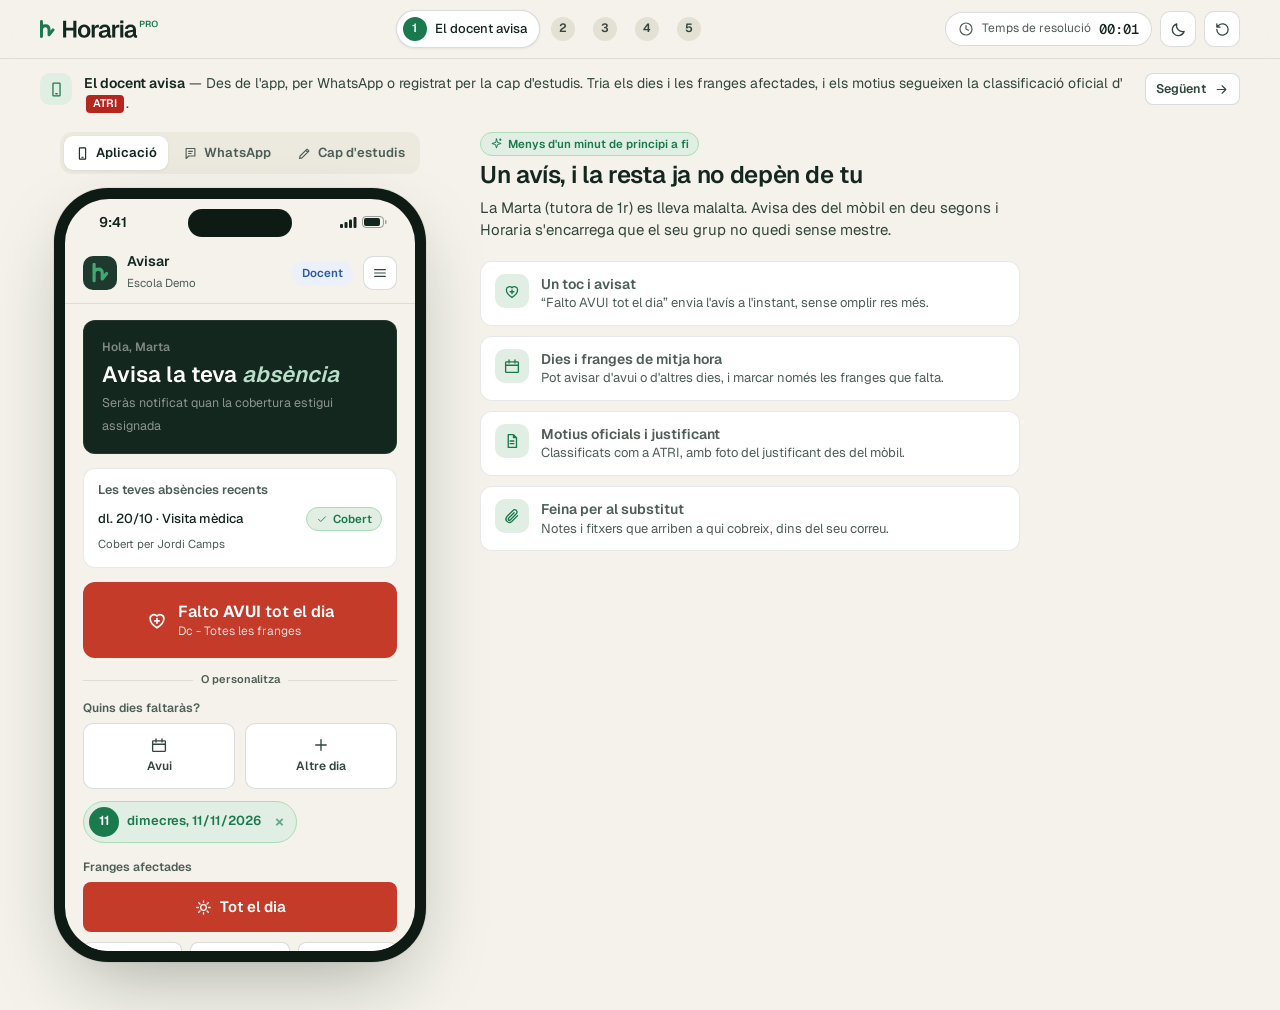
<file: demo/index.html>
<!doctype html>
<html lang="ca">
<head>
<meta charset="utf-8">
<meta name="viewport" content="width=device-width, initial-scale=1, viewport-fit=cover">
<title>Demo HorariaPro</title>
<meta name="description" content="Recorregut interactiu d'HorariaPro: d'un avís d'absència a la cobertura notificada, en menys d'un minut.">
<meta name="robots" content="noindex">
<meta name="theme-color" content="#F4F2EA">
<link rel="icon" href="data:image/svg+xml,%3Csvg xmlns='http://www.w3.org/2000/svg' viewBox='6 2 36 44'%3E%3Cpath d='M11 5 V41 M11 26 C11 18.5 15.5 15.5 20.5 15.5 C26 15.5 29 19 29 25 V37 L38.5 25' fill='none' stroke='%231A7A4E' stroke-width='7' stroke-linecap='round' stroke-linejoin='round'/%3E%3C/svg%3E">
<link rel="preconnect" href="https://fonts.googleapis.com">
<link rel="preconnect" href="https://fonts.gstatic.com" crossorigin>
<link href="https://fonts.googleapis.com/css2?family=Geist:wght@400;500;600&family=Geist+Mono:wght@500&display=swap" rel="stylesheet">
<style>
/* ===== Marca "Guix" (mateixos tokens que l'app) ===== */
:root{
  --bg:#F4F2EA; --bg-2:#ECE9DF; --bg-3:#E3E0D4; --surface:#FFFFFF; --pis:#1E3A2F;
  --ink:#14271F; --ink-2:#33463D; --ink-3:#4E5E56; --ink-4:#A3AEA6;
  --border:rgba(20,39,31,.1); --border-2:rgba(20,39,31,.16);
  --green:#1A7A4E; --green-h:#156640; --green-bg:#E1EEE3; --green-mid:#A8DDB5; --on-green:#FFFFFF;
  --red:#C43B2A; --red-bg:#FAECEA; --red-mid:#EBADAD;
  --amber:#9A5A08; --amber-bg:#FDF3E3; --amber-mid:#F0D5A8;
  --blue:#2B5BAA; --blue-bg:#EBF0FA;
  --teal:#00695C; --teal-bg:#E0F2F1; --teal-mid:#80CBC4;
  --sh:0 1px 3px rgba(20,39,31,.06),0 0 1px rgba(20,39,31,.08);
  --sh-lg:0 8px 32px rgba(20,39,31,.14),0 0 1px rgba(20,39,31,.1);
  --sh-xl:0 30px 80px -24px rgba(20,39,31,.38),0 0 0 1px rgba(20,39,31,.06);
  --r:12px; --r-sm:8px;
  --font:'Geist',system-ui,-apple-system,'Segoe UI',Roboto,sans-serif;
  --mono:'Geist Mono',ui-monospace,SFMono-Regular,Menlo,monospace;
  color-scheme:light;
}
@media (prefers-color-scheme:dark){
  :root:not([data-theme="light"]){
    --bg:#14271F; --bg-2:#183126; --bg-3:#234A39; --surface:#1E3A2F; --pis:#0F1F18;
    --ink:#F4F2EA; --ink-2:#C8CEC5; --ink-3:#A9B5AD; --ink-4:#5F7268;
    --border:rgba(244,242,234,.12); --border-2:rgba(244,242,234,.2);
    --green:#3FA873; --green-h:#4CB880; --green-bg:#234A39; --green-mid:#3F7A5C; --on-green:#0F1F18;
    --red:#E9806F; --red-bg:#4F2720; --red-mid:#7A3A30;
    --amber:#E8B465; --amber-bg:#4A3A12; --amber-mid:#7A6020;
    --blue:#8FBBEE; --blue-bg:#1C3344;
    --teal:#7FD1C5; --teal-bg:#173B37; --teal-mid:#2F6A62;
    --sh:0 1px 3px rgba(0,0,0,.3),0 0 1px rgba(0,0,0,.4);
    --sh-lg:0 8px 32px rgba(0,0,0,.45),0 0 1px rgba(0,0,0,.4);
    --sh-xl:0 30px 80px -24px rgba(0,0,0,.7),0 0 0 1px rgba(244,242,234,.08);
    color-scheme:dark;
  }
}
:root[data-theme="dark"]{
  --bg:#14271F; --bg-2:#183126; --bg-3:#234A39; --surface:#1E3A2F; --pis:#0F1F18;
  --ink:#F4F2EA; --ink-2:#C8CEC5; --ink-3:#A9B5AD; --ink-4:#5F7268;
  --border:rgba(244,242,234,.12); --border-2:rgba(244,242,234,.2);
  --green:#3FA873; --green-h:#4CB880; --green-bg:#234A39; --green-mid:#3F7A5C; --on-green:#0F1F18;
  --red:#E9806F; --red-bg:#4F2720; --red-mid:#7A3A30;
  --amber:#E8B465; --amber-bg:#4A3A12; --amber-mid:#7A6020;
  --blue:#8FBBEE; --blue-bg:#1C3344;
  --teal:#7FD1C5; --teal-bg:#173B37; --teal-mid:#2F6A62;
  --sh:0 1px 3px rgba(0,0,0,.3),0 0 1px rgba(0,0,0,.4);
  --sh-lg:0 8px 32px rgba(0,0,0,.45),0 0 1px rgba(0,0,0,.4);
  --sh-xl:0 30px 80px -24px rgba(0,0,0,.7),0 0 0 1px rgba(244,242,234,.08);
  color-scheme:dark;
}

*,*::before,*::after{box-sizing:border-box}
html{-webkit-text-size-adjust:100%;text-size-adjust:100%}
body{margin:0;font-family:var(--font);background:var(--bg);color:var(--ink);-webkit-font-smoothing:antialiased;line-height:1.45;overflow-x:hidden}
button,input,select,textarea{font:inherit;color:inherit}
button{cursor:pointer}
button:disabled{cursor:not-allowed}
:focus-visible{outline:2px solid var(--green);outline-offset:2px}
.ic{display:inline-block;vertical-align:-.18em;flex-shrink:0}
.sr{position:absolute;width:1px;height:1px;overflow:hidden;clip:rect(0 0 0 0);white-space:nowrap}

/* ===== Capçalera de la demo ===== */
.top{position:sticky;top:0;z-index:50;background:color-mix(in srgb,var(--bg) 92%,transparent);backdrop-filter:blur(12px);-webkit-backdrop-filter:blur(12px);border-bottom:1px solid var(--border)}
.top-in{max-width:1240px;margin:0 auto;padding:10px 20px;display:flex;align-items:center;gap:16px}
.logo{display:flex;align-items:center;flex-shrink:0;color:var(--ink)}
.logo svg{height:20px;width:auto}
.steps{display:flex;gap:4px;flex:1;justify-content:center;min-width:0}
.st{display:flex;align-items:center;gap:8px;border:1px solid transparent;background:none;padding:6px 12px 6px 6px;border-radius:999px;font-size:13px;font-weight:500;color:var(--ink-3);white-space:nowrap;transition:background .15s,color .15s}
.st:hover{background:var(--bg-2)}
.st .n{width:24px;height:24px;border-radius:50%;display:grid;place-items:center;font-size:12px;font-weight:600;background:var(--bg-3);color:var(--ink-2)}
.st.on{background:var(--surface);border-color:var(--border-2);color:var(--ink);box-shadow:var(--sh)}
.st.on .n{background:var(--green);color:var(--on-green)}
.st.done .n{background:var(--green-bg);color:var(--green)}
.top-r{display:flex;align-items:center;gap:8px;flex-shrink:0}
.timer{display:flex;align-items:center;gap:8px;padding:6px 12px;border-radius:999px;background:var(--surface);border:1px solid var(--border-2);font-size:12px;color:var(--ink-3)}
.timer b{font-family:var(--mono);font-size:14px;color:var(--ink);font-weight:500;font-variant-numeric:tabular-nums}
.timer.ok{background:var(--green-bg);border-color:var(--green-mid);color:var(--green)}
.timer.ok b{color:var(--green)}
.icbtn{width:36px;height:36px;border-radius:10px;border:1px solid var(--border-2);background:var(--surface);display:grid;place-items:center;color:var(--ink-2)}
.icbtn:hover{background:var(--bg-2)}
.explain{max-width:1240px;margin:0 auto;padding:14px 20px 0;display:flex;align-items:flex-start;gap:12px;font-size:14px;color:var(--ink-2)}
.explain .eic{width:32px;height:32px;border-radius:10px;background:var(--green-bg);color:var(--green);display:grid;place-items:center;flex-shrink:0}
.explain strong{color:var(--ink);font-weight:600}
.atri{display:inline-flex;align-items:center;background:#B3271E;color:#fff;font-weight:600;font-size:11px;padding:1px 7px;border-radius:4px;margin:0 2px;vertical-align:1px}
.nav-next{display:flex;gap:8px;margin-left:auto;flex-shrink:0}
.stage{max-width:1240px;margin:0 auto;padding:18px 20px 48px}

/* ===== Botons i peces comunes ===== */
.btn{text-decoration:none;display:inline-flex;align-items:center;justify-content:center;gap:8px;border-radius:10px;border:1px solid var(--border-2);background:var(--surface);padding:9px 14px;font-size:13.5px;font-weight:600;color:var(--ink-2);transition:background .15s,transform .1s,border-color .15s}
.btn:hover{background:var(--bg-2)}
.btn:active{transform:scale(.98)}
.btn-g{background:var(--green);border-color:var(--green);color:var(--on-green)}
.btn-g:hover{background:var(--green-h)}
.btn-sm{padding:6px 10px;font-size:12.5px;border-radius:8px}
.btn-full{width:100%}
.btn-lg{padding:13px 16px;font-size:15px}
.chip{display:inline-flex;align-items:center;gap:5px;font-size:11.5px;font-weight:600;padding:3px 9px;border-radius:999px;border:1px solid var(--border-2);white-space:nowrap}
.c-g{background:var(--green-bg);color:var(--green);border-color:var(--green-mid)}
.c-r{background:var(--red-bg);color:var(--red);border-color:var(--red-mid)}
.c-a{background:var(--amber-bg);color:var(--amber);border-color:var(--amber-mid)}
.c-b{background:var(--blue-bg);color:var(--blue);border-color:transparent}
.c-n{background:var(--bg-2);color:var(--ink-3)}
.card{background:var(--surface);border:1px solid var(--border);border-radius:var(--r);box-shadow:var(--sh)}
.lbl{display:block;font-size:12px;font-weight:600;color:var(--ink-3);margin-bottom:6px}
.ctl{width:100%;padding:10px 12px;border-radius:var(--r-sm);border:1px solid var(--border-2);background:var(--surface);font-size:14px;outline:none;transition:border-color .2s,box-shadow .2s}
.ctl:focus{border-color:var(--green);box-shadow:0 0 0 3px var(--green-bg)}
textarea.ctl{resize:vertical;min-height:84px;line-height:1.45}
.av{width:32px;height:32px;border-radius:50%;display:grid;place-items:center;font-size:12px;font-weight:600;color:#fff!important;flex-shrink:0}
.muted{color:var(--ink-3)}
.h1{font-size:22px;font-weight:600;letter-spacing:-.01em;margin:0}
.sub{font-size:13px;color:var(--ink-3);margin:2px 0 0}
.spin{width:14px;height:14px;border-radius:50%;border:2px solid currentColor;border-right-color:transparent;animation:rot .7s linear infinite;display:inline-block}
@keyframes rot{to{transform:rotate(360deg)}}
@keyframes fadeUp{from{opacity:0;transform:translateY(6px)}to{opacity:1;transform:none}}
@keyframes pop{0%{opacity:0;transform:translateY(-8px) scale(.98)}100%{opacity:1;transform:none}}
@keyframes pulse{0%,100%{box-shadow:0 0 0 0 rgba(196,59,42,.45)}50%{box-shadow:0 0 0 7px rgba(196,59,42,0)}}
.fade{animation:fadeUp .28s ease-out both}
.nofx,.nofx .ok{animation:none!important}

/* ===== Pas 1: mòbil del docent ===== */
.s0{display:grid;grid-template-columns:minmax(0,400px) minmax(0,1fr);gap:40px;align-items:start;justify-content:center}
.chan{display:flex;gap:4px;padding:4px;background:var(--bg-2);border-radius:12px;margin:0 auto 14px;width:fit-content;max-width:100%}
.chan button{border:none;background:none;padding:8px 11px;border-radius:9px;font-size:13px;font-weight:600;color:var(--ink-3);display:flex;align-items:center;gap:6px;white-space:nowrap}
.chan button.on{background:var(--surface);color:var(--ink);box-shadow:var(--sh)}
.phone{width:372px;max-width:100%;margin:0 auto;background:#0E1A14;border-radius:54px;padding:11px;box-shadow:var(--sh-xl)}
.screen{position:relative;height:752px;border-radius:44px;overflow:hidden;background:var(--bg);display:flex;flex-direction:column}
.sbar{height:46px;flex-shrink:0;display:flex;align-items:center;justify-content:space-between;padding:0 28px 0 34px;font-size:14px;font-weight:600;position:relative}
.sbar::after{content:"";position:absolute;left:50%;top:10px;width:104px;height:28px;border-radius:20px;background:#0E1A14;transform:translateX(-50%)}
.sbar i{display:flex;gap:5px;align-items:center}
.pscroll{flex:1;overflow-y:auto;overflow-x:hidden;-webkit-overflow-scrolling:touch;scrollbar-width:none}
.pscroll::-webkit-scrollbar{display:none}
.phead{display:flex;align-items:center;gap:10px;padding:8px 18px 10px;border-bottom:1px solid var(--border)}
.phead .t{flex:1;min-width:0}
.phead .t p{margin:0;font-size:14px;font-weight:600;line-height:1.2}
.phead .t span{font-size:11.5px;color:var(--ink-3)}
.pbody{padding:16px 18px 28px}
.hello{font-size:13px;color:var(--ink-3);margin:0}
.ph1{font-size:25px;line-height:1.12;font-weight:600;margin:2px 0 4px;letter-spacing:-.015em}
.quick{width:100%;text-align:left;border:1.5px solid var(--border-2);background:var(--surface);border-radius:16px;padding:14px 16px;display:flex;align-items:center;gap:12px;margin:14px 0 10px;transition:border-color .15s,background .15s}
.quick .qi{width:42px;height:42px;border-radius:12px;background:var(--red-bg);color:var(--red);display:grid;place-items:center;flex-shrink:0}
.quick b{display:block;font-size:16px;font-weight:600}
.quick span{font-size:12px;color:var(--ink-3)}
.quick.on{border-color:var(--green);background:var(--green-bg)}
.quick.on .qi{background:var(--green);color:var(--on-green)}
.seg{display:grid;grid-template-columns:repeat(3,1fr);gap:4px;padding:3px;background:var(--bg-2);border-radius:10px;margin-bottom:12px}
.seg button{border:none;background:none;padding:7px 4px;border-radius:8px;font-size:12px;font-weight:600;color:var(--ink-3)}
.seg button.on{background:var(--surface);color:var(--ink);box-shadow:var(--sh)}
.fr{display:grid;grid-template-columns:1fr 1fr;gap:8px}
.frb{border:1.5px solid var(--border-2);background:var(--surface);border-radius:12px;padding:9px 10px;text-align:left;transition:border-color .15s,background .15s}
.frb b{display:block;font-size:13px;font-weight:600}
.frb span{font-size:11.5px;color:var(--ink-3)}
.frb.on{border-color:var(--green);background:var(--green-bg)}
.frb.on b{color:var(--green)}
.frb:disabled{opacity:.55}
.hora{display:grid;grid-template-columns:1fr 1fr;gap:8px;margin-bottom:10px}
.affects{font-size:12px;background:var(--bg-2);border-radius:10px;padding:8px 10px;color:var(--ink-2);margin-bottom:10px}
.field{margin-top:16px}
.atri-tip{margin-top:8px;display:flex;gap:8px;align-items:flex-start;font-size:12px;color:var(--ink-2);background:var(--amber-bg);border:1px solid var(--amber-mid);border-radius:10px;padding:8px 10px}
.drop{width:100%;border:1.5px dashed var(--border-2);background:var(--surface);border-radius:12px;padding:12px;text-align:center;font-size:13px;color:var(--ink-2)}
.drop small{display:block;font-size:11.5px;color:var(--ink-3);margin-top:2px}
.drop.ok{border-style:solid;border-color:var(--green-mid);background:var(--green-bg);color:var(--green);font-weight:600}
.sent{position:absolute;inset:46px 0 0;background:var(--bg);display:flex;flex-direction:column;align-items:center;justify-content:center;text-align:center;padding:30px;animation:fadeUp .3s ease-out}
.sent .ok{width:76px;height:76px;border-radius:50%;background:var(--green);color:var(--on-green);display:grid;place-items:center;margin-bottom:16px;animation:pop .4s ease-out}
.sent h3{margin:0 0 6px;font-size:21px;font-weight:600}
.sent p{margin:0;font-size:13.5px;color:var(--ink-3);max-width:250px}
.sent .opening{margin-top:22px;font-size:12px;color:var(--green);display:flex;align-items:center;gap:8px}
/* WhatsApp */
.wa{flex:1;display:flex;flex-direction:column;background:#EFE7DD;min-height:0}
:root[data-theme="dark"] .wa{background:#0B141A}
@media (prefers-color-scheme:dark){:root:not([data-theme="light"]) .wa{background:#0B141A}}
.wa-h{background:#075E54;color:#fff;display:flex;align-items:center;gap:10px;padding:10px 14px}
.wa-h p{margin:0;font-size:15px;font-weight:600}
.wa-h span{font-size:11.5px;opacity:.85}
.wa-b{flex:1;padding:16px 12px;display:flex;flex-direction:column;gap:8px;overflow-y:auto}
.wa-day{align-self:center;background:rgba(255,255,255,.85);color:#54656F;font-size:11.5px;padding:3px 10px;border-radius:8px}
.bub{max-width:84%;padding:7px 10px 18px;border-radius:10px;font-size:14px;position:relative;line-height:1.35;color:#111B21;animation:fadeUp .25s ease-out both}
.bub time{position:absolute;right:8px;bottom:3px;font-size:10.5px;color:#667781}
.bub.in{background:#fff;align-self:flex-start;border-top-left-radius:2px}
.bub.out{background:#D9FDD3;align-self:flex-end;border-top-right-radius:2px}
.bub .fw{font-size:11.5px;color:#667781;font-style:italic;display:block;margin-bottom:2px}
.voice{display:flex;align-items:center;gap:8px;min-width:210px}
.voice .pl{width:30px;height:30px;border-radius:50%;background:#00A884;color:#fff;display:grid;place-items:center;flex-shrink:0}
.voice .wv{flex:1;display:flex;align-items:center;gap:2px;height:22px}
.voice .wv i{flex:1;background:#8696A0;border-radius:2px}
.wa-act{padding:10px 12px 18px;display:flex;flex-direction:column;gap:8px}
.wa-act .btn{background:#fff;color:#075E54;border-color:#D1D7DB}
.wa-in{display:flex;gap:8px;align-items:center;padding:8px 10px 16px}
.wa-in div{flex:1;background:#fff;border-radius:20px;padding:9px 14px;font-size:14px;color:#8696A0}
.wa-in span{width:40px;height:40px;border-radius:50%;background:#00A884;color:#fff;display:grid;place-items:center}
.side h2{font-size:24px;font-weight:600;letter-spacing:-.015em;margin:4px 0 8px;line-height:1.2}
.side .lead{font-size:15px;color:var(--ink-2);margin:0 0 20px;max-width:520px}
.feat{display:grid;gap:10px;max-width:540px}
.feat div{display:flex;gap:12px;align-items:flex-start;padding:12px 14px;background:var(--surface);border:1px solid var(--border);border-radius:12px}
.feat .fi{width:34px;height:34px;border-radius:10px;background:var(--green-bg);color:var(--green);display:grid;place-items:center;flex-shrink:0}
.feat b{display:block;font-size:14px;font-weight:600}
.feat span{font-size:13px;color:var(--ink-3)}
.new{font-size:10.5px;font-weight:600;color:var(--green);background:var(--green-bg);border:1px solid var(--green-mid);border-radius:999px;padding:1px 7px;margin-left:6px;vertical-align:1px}


/* Formulari real de l'app (AvisarPage) */
.thead{background:#14271F;border:1px solid rgba(244,242,234,.08);border-radius:var(--r);padding:18px 18px 16px;margin-bottom:14px;color:#fff}
.thead small{display:block;font-size:12px;color:rgba(255,255,255,.45);font-weight:600;margin-bottom:4px}
.thead b{display:block;font-size:22px;font-weight:600;margin-bottom:3px;line-height:1.2}
.thead em{font-style:italic;color:#B8DFC8}
.thead span{font-size:12.5px;color:rgba(255,255,255,.5)}
.meus{background:var(--surface);border:1px solid var(--border);border-radius:var(--r);padding:12px 14px;margin-bottom:14px}
.meus b{display:block;font-size:12.5px;font-weight:600;color:var(--ink-3);margin-bottom:8px}
.mline{display:flex;justify-content:space-between;align-items:center;gap:8px;font-size:13px;font-weight:500}
.meus small{font-size:11.5px;color:var(--ink-3)}
.falto{width:100%;padding:18px 16px;background:var(--red);color:#fff;border:none;border-radius:var(--r);font-size:16px;font-weight:600;display:flex;align-items:center;justify-content:center;gap:10px;margin-bottom:14px;text-align:left}
.falto small{display:block;font-size:12px;font-weight:400;opacity:.8}
.falto:active{transform:scale(.99)}
.divi{display:flex;align-items:center;gap:8px;font-size:11px;font-weight:600;color:var(--ink-3);margin-bottom:12px}
.divi i{flex:1;height:1px;background:var(--border)}
.dbtns{display:flex;gap:10px;margin-bottom:12px}
.dbtns .btn{flex:1;flex-direction:column;padding:12px;gap:4px;font-size:12px}
.dchips{display:flex;flex-wrap:wrap;gap:8px}
.dchip{display:flex;align-items:center;gap:8px;padding:5px 6px 5px 5px;background:var(--green-bg);border:1.5px solid var(--green-mid);border-radius:24px;color:var(--green);font-weight:600;font-size:13px}
.dchip .dn{width:30px;height:30px;border-radius:50%;background:var(--green);color:var(--on-green);display:grid;place-items:center;font-size:13px;flex-shrink:0}
.dchip button{border:none;background:none;color:inherit;opacity:.6;font-size:17px;line-height:1;padding:0 6px}
.totdia{width:100%;padding:14px 16px;background:var(--red);color:#fff;border:none;border-radius:var(--r-sm);font-size:15px;font-weight:600;margin-bottom:10px;display:flex;align-items:center;justify-content:center;gap:8px}
.fgrid{display:grid;grid-template-columns:repeat(3,1fr);gap:8px}
.fbtn{border:1.5px solid var(--border-2);border-radius:var(--r-sm);padding:11px 4px;text-align:center;background:var(--surface);transition:background .14s,border-color .14s,transform .1s}
.fbtn:active{transform:scale(.96)}
.fbtn b{display:block;font-size:13.5px;font-weight:600;margin-bottom:1px}
.fbtn span{font-size:11.5px;color:var(--ink-3)}
.fbtn.on{background:var(--green);border-color:var(--green);color:var(--on-green)}
.fbtn.on span{color:inherit;opacity:.75}
.fbtn.patio.on{background:var(--amber);border-color:var(--amber);color:#fff}
.alrt{margin-top:8px;font-size:12.5px;padding:8px 12px;border-radius:8px;background:var(--amber-bg);color:var(--amber);border:1px solid var(--amber-mid);display:flex;gap:7px;align-items:flex-start;line-height:1.4}
.fitx{display:flex;align-items:center;gap:8px;background:var(--bg-2);border-radius:8px;padding:8px 12px;margin-top:10px;font-size:13px;font-weight:500}
.fitx span{flex:1;min-width:0;overflow:hidden;text-overflow:ellipsis;white-space:nowrap}
.fitx small{font-size:11px;color:var(--ink-3)}
.fitx button{border:none;background:none;color:var(--ink-3);font-size:17px;font-weight:600;padding:0 4px}
.btn-redsoft{background:var(--red-bg);color:var(--red);border-color:transparent}
.btn-redsoft:hover{background:var(--red-bg);filter:brightness(.97)}
.cmchip{font-size:12px;padding:5px 11px;border-radius:20px;border:1.5px solid var(--border-2);background:var(--surface);color:var(--ink-2);font-weight:500}
.cmchip.on{background:var(--blue);border-color:var(--blue);color:#fff}
.mgrid{display:flex;gap:10px;flex-wrap:wrap}
.mgrid>div{min-width:150px}
.pbody .actions{grid-template-columns:1fr}
.pbody .panel{max-width:none}


/* WhatsApp: reenviar i xat amb el bot Horaria */
.wa{position:relative}
.wa-hav{width:36px;height:36px;border-radius:50%;background:#1E3A2F;display:grid;place-items:center;flex-shrink:0}
.bub.sel{box-shadow:0 0 0 2px #00A884}
.bub .wa-link{color:#027EB5;word-break:break-all}
.wa-b{scroll-behavior:smooth}
.wa-typing{display:flex;gap:4px;padding:12px 14px!important}
.wa-typing i{width:7px;height:7px;border-radius:50%;background:#8696A0;animation:bl 1.2s infinite}
.wa-typing i:nth-child(2){animation-delay:.15s}.wa-typing i:nth-child(3){animation-delay:.3s}
.wa-ask{margin-bottom:0}
.wa-btns{align-self:flex-start;width:84%;display:grid;gap:3px;margin-top:-5px}
.wa-btns button{background:#fff;border:none;border-radius:8px;padding:9px;color:#027EB5;font-weight:500;font-size:14px;box-shadow:0 1px .5px rgba(11,20,26,.13)}
.wa-btns button:hover:not(:disabled){background:#F5F6F6}
.wa-btns button:disabled{color:#8696A0;cursor:default}
.wa-scrim{position:absolute;inset:0;background:rgba(11,20,26,.4);z-index:5;animation:fadeUp .2s ease-out}
.wa-sheet{position:absolute;left:0;right:0;bottom:0;z-index:6;background:#fff;color:#111B21;border-radius:18px 18px 0 0;padding:10px 0 22px;animation:slideUp .28s cubic-bezier(.2,.8,.2,1)}
@keyframes slideUp{from{transform:translateY(40px);opacity:0}to{transform:none;opacity:1}}
.wa-sh-h{display:flex;align-items:center;gap:10px;padding:6px 14px 10px}
.wa-sh-h b{font-size:16px;font-weight:600}
.wa-x{border:none;background:none;color:#54656F;width:32px;height:32px;display:grid;place-items:center}
.wa-sh-t{font-size:12.5px;color:#008069;font-weight:600;padding:6px 18px}
.wa-row{display:flex;align-items:center;gap:12px;padding:10px 18px;width:100%;border:none;background:none;text-align:left;color:#111B21}
button.wa-row:hover{background:#F5F6F6}
button.wa-row .ic{color:#00A884}
.wa-row span:not(.av):not(.wa-hav){flex:1;min-width:0}
.wa-row b{display:block;font-size:15px;font-weight:500}
.wa-row small{font-size:12.5px;color:#667781}
.wa-row.off{opacity:.55}

/* ===== Escriptori de la cap d'estudis ===== */
.shell{display:grid;grid-template-columns:220px minmax(0,1fr);background:var(--bg);border:1px solid var(--border);border-radius:18px;overflow:hidden;box-shadow:var(--sh-xl);min-height:700px;position:relative}
.sidebar{background:var(--surface);border-right:1px solid var(--border);padding:18px 12px;display:flex;flex-direction:column;gap:4px}
.sb-brand{padding:4px 8px 16px;border-bottom:1px solid var(--border);margin-bottom:10px}
.sb-brand svg{height:17px;width:auto}
.sb-brand p{margin:8px 0 0;font-size:12px;color:var(--ink-3)}
.nv{display:flex;align-items:center;gap:10px;padding:9px 10px;border-radius:10px;border:none;background:none;font-size:13.5px;font-weight:500;color:var(--ink-2);text-align:left;width:100%}
.nv:hover{background:var(--bg-2)}
.nv.on{background:var(--green-bg);color:var(--green);font-weight:600}
.nv .badge{margin-left:auto;min-width:18px;height:18px;border-radius:9px;background:var(--red);color:#fff;font-size:11px;font-weight:600;display:grid;place-items:center;padding:0 5px}
.sb-user{margin-top:auto;display:flex;align-items:center;gap:10px;padding:10px 8px 2px;border-top:1px solid var(--border)}
.sb-user p{margin:0;font-size:13px;font-weight:600}
.sb-user span{font-size:11.5px;color:var(--ink-3)}
.main{padding:24px 28px 40px;min-width:0;position:relative}
.mhead{display:flex;align-items:flex-start;justify-content:space-between;gap:12px;margin-bottom:18px;flex-wrap:wrap}
.crumb{font-size:12px;color:var(--ink-3);margin-bottom:4px}
.mob-head,.bnav{display:none}
.actions{display:grid;grid-template-columns:repeat(auto-fit,minmax(220px,1fr));gap:10px;max-width:540px;margin-bottom:12px}
.a-info{border:1.5px solid var(--green-mid);background:var(--green-bg);color:var(--green)}
.a-info.on{background:color-mix(in srgb,var(--green-bg) 70%,var(--green-mid))}
.a-man{border:1.5px solid var(--teal-mid);background:var(--teal-bg);color:var(--teal)}
.a-info:hover,.a-man:hover{filter:brightness(.97)}
.dot{width:8px;height:8px;border-radius:50%;background:currentColor;display:inline-block}
.panel{margin:8px 0 14px;animation:fadeUp .25s ease-out both;max-width:720px}
.panel-h{display:flex;align-items:center;justify-content:space-between;padding:12px 16px;border-bottom:1px solid var(--border)}
.panel-h h3{margin:0;font-size:14px;font-weight:600}
.panel-b{padding:16px;display:flex;flex-direction:column;gap:14px}
.ta-wrap{position:relative}
.ta-wrap textarea{padding-right:62px;min-height:96px}
.ta-wrap textarea.flash{border-color:var(--blue);box-shadow:0 0 0 3px var(--blue-bg)}
.mic{position:absolute;right:8px;bottom:8px;width:44px;height:44px;border-radius:50%;border:1.5px solid var(--border-2);background:var(--surface);color:var(--ink-2);display:grid;place-items:center;transition:transform .12s,background .15s,border-color .15s}
.mic:hover{border-color:var(--green);color:var(--green)}
.mic:active{transform:scale(.92)}
.rec{position:absolute;inset:0;z-index:2;border-radius:var(--r-sm);display:flex;align-items:center;gap:10px;padding:0 12px;background:var(--surface);border:1.5px solid var(--red-mid);animation:fadeUp .16s ease-out}
.rec .rd{width:10px;height:10px;border-radius:50%;background:var(--red);animation:pulse 1.4s infinite;flex-shrink:0}
.rec .tm{font-family:var(--mono);font-size:14px;font-variant-numeric:tabular-nums;color:var(--red);min-width:38px}
.bars{flex:1;display:flex;align-items:center;gap:3px;height:36px;min-width:0;overflow:hidden}
.bars i{flex:1;min-width:2px;height:100%;background:var(--red);border-radius:2px;transform:scaleY(.15);transition:transform .09s linear;opacity:.85}
.rb{flex-shrink:0;width:44px;height:44px;border-radius:50%;border:none;display:grid;place-items:center}
.rb.stop{background:var(--red);color:#fff}
.rb.x{background:var(--bg-2);color:var(--ink-2)}
.rec.tr{border-color:var(--blue);color:var(--blue);font-size:13.5px;font-weight:600;justify-content:center}
.hint{font-size:11.5px;color:var(--ink-3);text-align:right;margin-top:5px;display:flex;justify-content:flex-end;gap:5px;align-items:center}
.ph-row{display:flex;gap:8px}
.ph-row .btn{flex:1;min-height:48px;font-size:14px}
.b-cam{border:1.5px solid var(--green-mid);background:var(--green-bg);color:var(--green)}
.thumbs{display:flex;gap:10px;flex-wrap:wrap;margin-top:10px}
.thumb{position:relative;width:84px;height:84px;animation:pop .25s ease-out}
.thumb img{width:100%;height:100%;object-fit:cover;border-radius:8px;border:1px solid var(--border-2);display:block}
.thumb button{position:absolute;top:-7px;right:-7px;width:24px;height:24px;border-radius:50%;border:none;background:var(--green);color:var(--on-green);font-size:15px;line-height:1;display:grid;place-items:center}
.cnt{font-size:11.5px;font-weight:600;color:var(--ink-3)}
.cnt.full{color:var(--amber)}
.result{background:var(--green-bg);border:1px solid var(--green-mid);border-radius:12px;padding:14px 16px;animation:fadeUp .3s ease-out both}
.result h4{margin:0 0 8px;font-size:13.5px;font-weight:600;color:var(--green);display:flex;align-items:center;gap:8px}
.result ul{margin:0;padding:0;list-style:none;display:grid;gap:7px}
.result li{display:flex;gap:8px;font-size:13.5px;color:var(--ink-2);align-items:flex-start}
.result li .ic{color:var(--green);margin-top:2px}
.err{font-size:12.5px;color:var(--red);font-weight:500}
.g2{display:grid;grid-template-columns:1fr 1fr;gap:12px}
.list{display:flex;flex-direction:column;gap:10px;max-width:860px}
.ab{display:flex;align-items:center;gap:14px;padding:14px 16px;animation:fadeUp .3s ease-out both}
.date{width:50px;height:54px;border-radius:12px;display:flex;flex-direction:column;align-items:center;justify-content:center;flex-shrink:0;border:1px solid}
.date b{font-size:19px;font-weight:600;line-height:1}
.date span{font-size:11px;font-weight:600;margin-top:2px}
.d-r{background:var(--red-bg);border-color:var(--red-mid);color:var(--red)}
.d-g{background:var(--green-bg);border-color:var(--green-mid);color:var(--green)}
.ab .who{flex:1;min-width:0}
.ab .who p{margin:0;font-size:15px;font-weight:600}
.ab .who span{font-size:12.5px;color:var(--ink-3)}
.ab .cov{display:flex;gap:6px;flex-wrap:wrap;margin-top:6px}
.ab .cov .chip{padding:2px 8px 2px 3px}
.ab .cov .mini{width:18px;height:18px;border-radius:50%;font-size:9px;font-weight:600;color:#fff;display:grid;place-items:center}
.ab-r{display:flex;align-items:center;gap:8px;flex-shrink:0}
.btn-h{background:var(--green);color:var(--on-green);border:none;padding:9px 14px;border-radius:10px;font-weight:600;font-size:13.5px;display:flex;align-items:center;gap:7px;box-shadow:0 6px 16px -6px rgba(26,122,78,.55)}
.btn-h:hover{background:var(--green-h)}
.attn{animation:attn 2s ease-in-out infinite}
@keyframes attn{0%,100%{box-shadow:0 6px 16px -6px rgba(26,122,78,.55),0 0 0 0 rgba(26,122,78,.35)}50%{box-shadow:0 6px 16px -6px rgba(26,122,78,.55),0 0 0 7px rgba(26,122,78,0)}}
.sec-t{font-size:12px;font-weight:600;color:var(--ink-3);margin:22px 0 10px}

/* Toast de notificació */
.toast{position:absolute;top:18px;right:18px;z-index:20;width:min(360px,calc(100% - 36px));padding:14px 16px;animation:pop .35s ease-out both;box-shadow:var(--sh-lg)}
.toast h4{margin:0;font-size:14px;font-weight:600;display:flex;align-items:center;gap:8px;color:var(--green)}
.toast p{margin:2px 0 10px;font-size:12.5px;color:var(--ink-3)}
.rcp{display:flex;align-items:center;gap:10px;padding:7px 0;border-top:1px solid var(--border);animation:fadeUp .25s ease-out both}
.rcp .av{width:28px;height:28px;font-size:11px}
.rcp div{flex:1;min-width:0}
.rcp b{display:block;font-size:13px;font-weight:600}
.rcp span{font-size:11.5px;color:var(--ink-3)}
.rcp em{font-style:normal;font-size:11.5px;font-weight:600;color:var(--green);display:flex;align-items:center;gap:4px}

/* Xat Horaria */
.chat{position:absolute;top:0;right:0;bottom:0;width:min(470px,100%);background:var(--surface);border-left:1px solid var(--border);box-shadow:-20px 0 50px -20px rgba(20,39,31,.3);display:flex;flex-direction:column;z-index:15;animation:slideIn .32s cubic-bezier(.2,.8,.2,1) both}
@keyframes slideIn{from{transform:translateX(40px);opacity:0}to{transform:none;opacity:1}}
.chat-scrim{position:absolute;inset:0;background:rgba(20,39,31,.18);z-index:14;animation:fadeUp .2s ease-out}
.chat-h{display:flex;align-items:center;gap:10px;padding:14px 16px;border-bottom:1px solid var(--border)}
.chat-h .hav{width:36px;height:36px;border-radius:12px;background:var(--pis);display:grid;place-items:center}
.chat-h p{margin:0;font-size:15px;font-weight:600}
.chat-h span{font-size:12px;color:var(--ink-3)}
.chat-b{flex:1;overflow-y:auto;padding:16px;display:flex;flex-direction:column;gap:12px;background:var(--bg)}
.msg{max-width:90%;padding:10px 13px;border-radius:14px;font-size:14px;line-height:1.5;animation:fadeUp .28s ease-out both}
.msg.me{align-self:flex-end;background:var(--ink);color:var(--bg);border-bottom-right-radius:4px}
.msg.ai{align-self:flex-start;background:var(--surface);border:1px solid var(--border);border-bottom-left-radius:4px}
.msg .fw{display:block;font-size:12px;opacity:.75;font-style:italic;margin-bottom:4px}
.msg p{margin:0 0 8px}
.msg p:last-child{margin:0}
.typing{display:flex;align-items:center;gap:10px;color:var(--ink-3);font-size:13px}
.typing .dots{display:flex;gap:4px}
.typing .dots i{width:6px;height:6px;border-radius:50%;background:var(--green);animation:bl 1.2s infinite}
.typing .dots i:nth-child(2){animation-delay:.15s}.typing .dots i:nth-child(3){animation-delay:.3s}
@keyframes bl{0%,80%,100%{opacity:.25;transform:translateY(0)}40%{opacity:1;transform:translateY(-3px)}}
.ctx{display:flex;gap:8px;align-items:flex-start;background:var(--blue-bg);color:var(--ink-2);border-radius:10px;padding:8px 10px;font-size:13px;margin-bottom:8px}
.ctx .ic{color:var(--blue);margin-top:2px}
.prop{background:var(--green-bg);border:1px solid var(--green-mid);border-radius:12px;padding:12px;margin-top:4px}
.prop h5{margin:0 0 8px;font-size:12px;font-weight:600;color:var(--green)}
.prow{display:flex;align-items:center;gap:10px;padding:8px 10px;background:var(--surface);border-radius:9px;margin-bottom:6px;font-size:13.5px}
.prow b{font-weight:600}
.prow .when{font-size:12px;color:var(--ink-3);min-width:92px}
.prow .ic{margin-left:auto;color:var(--green)}
.chat-in{display:flex;gap:8px;padding:12px 14px;border-top:1px solid var(--border);background:var(--surface)}
.chat-in div{flex:1;border:1px solid var(--border-2);border-radius:999px;padding:9px 14px;font-size:13.5px;color:var(--ink-3)}
.chat-in span{width:40px;height:40px;border-radius:50%;background:var(--green);color:var(--on-green);display:grid;place-items:center;opacity:.5}

/* Taules (Avui, Grups, Personal) */
.kpis{display:grid;grid-template-columns:repeat(auto-fit,minmax(150px,1fr));gap:10px;margin-bottom:18px}
.kpi{padding:14px 16px}
.kpi span{font-size:12px;color:var(--ink-3);font-weight:500}
.kpi b{display:block;font-size:26px;font-weight:600;letter-spacing:-.02em;margin-top:2px}
.kpi small{font-size:12px;color:var(--ink-3)}
.tbl-w{overflow-x:auto;-webkit-overflow-scrolling:touch;border-radius:var(--r);border:1px solid var(--border);background:var(--surface)}
table.tb{border-collapse:collapse;width:100%;min-width:620px;font-size:12.5px}
.tb th{font-weight:600;color:var(--ink-3);text-align:left;padding:9px 10px;border-bottom:1px solid var(--border);background:var(--bg-2);white-space:nowrap}
.tb td{padding:6px;border-bottom:1px solid var(--border);vertical-align:middle}
.tb tr:last-child td{border-bottom:none}
.tb td.h{white-space:nowrap;color:var(--ink-3);font-weight:500;padding-left:10px;width:96px}
.cell{border-radius:7px;padding:6px 8px;background:var(--bg-2);color:var(--ink-2);font-weight:500;white-space:nowrap;text-align:center}
.cell.r{background:var(--red-bg);color:var(--red);font-weight:600}
.cell.g{background:var(--green-bg);color:var(--green);font-weight:600}
.cell.a{background:var(--amber-bg);color:var(--amber);font-weight:600}
.cell.b{background:var(--blue-bg);color:var(--blue)}
.cell.p{background:transparent;color:var(--ink-3);border:1px dashed var(--border-2)}
.legend{display:flex;gap:14px;flex-wrap:wrap;margin-top:10px;font-size:12px;color:var(--ink-3)}
.legend i{display:inline-block;width:10px;height:10px;border-radius:3px;margin-right:5px;vertical-align:-1px}

/* Gestions */
.ggrid{display:grid;grid-template-columns:repeat(auto-fill,minmax(230px,1fr));gap:12px}
.gc{text-align:left;padding:16px;display:flex;gap:12px;align-items:flex-start;transition:border-color .15s,transform .15s}
.gc:hover{border-color:var(--green-mid);transform:translateY(-1px)}
.gc .gi{width:40px;height:40px;border-radius:11px;background:var(--green-bg);color:var(--green);display:grid;place-items:center;flex-shrink:0}
.gc b{display:block;font-size:14.5px;font-weight:600}
.gc span{font-size:12.5px;color:var(--ink-3)}
.back{margin-bottom:14px}
.row{display:flex;align-items:center;gap:12px;padding:12px 14px;border-bottom:1px solid var(--border);width:100%;background:none;border-left:none;border-right:none;border-top:none;text-align:left}
.row:last-child{border-bottom:none}
.row .tx{flex:1;min-width:0}
.row .tx b{display:block;font-size:14px;font-weight:600}
.row .tx span{font-size:12.5px;color:var(--ink-3)}
.exp{padding:14px;background:var(--bg);border-bottom:1px solid var(--border);animation:fadeUp .2s ease-out}
.ff{display:grid;grid-template-columns:repeat(auto-fit,minmax(170px,1fr));gap:10px;margin-bottom:14px}
.ff .v{font-size:14px;font-weight:500;padding:8px 10px;background:var(--surface);border:1px solid var(--border);border-radius:8px;overflow:hidden;text-overflow:ellipsis;white-space:nowrap}
.pills{display:flex;gap:6px;flex-wrap:wrap;margin-bottom:14px}
.pill{border:1px solid var(--border-2);background:var(--surface);border-radius:999px;padding:6px 14px;font-size:13px;font-weight:600;color:var(--ink-2)}
.pill.on{background:var(--ink);color:var(--bg);border-color:var(--ink)}
.bars-h{display:grid;gap:8px}
.bh{display:grid;grid-template-columns:110px 1fr 28px;gap:10px;align-items:center;font-size:13px}
.bh i{display:block;height:10px;border-radius:5px;background:var(--green)}
.bh .tr{background:var(--bg-2);border-radius:5px}
.bh b{font-weight:600;text-align:right}
.tog{display:flex;align-items:flex-start;gap:12px;padding:12px 14px;border-bottom:1px solid var(--border)}
.tog:last-child{border-bottom:none}
.tog .tx{flex:1}
.tog .tx b{display:block;font-size:14px;font-weight:600}
.tog .tx span{font-size:12.5px;color:var(--ink-3)}
.sw{position:relative;width:42px;height:24px;border-radius:12px;border:none;background:var(--bg-3);flex-shrink:0;transition:background .2s}
.sw::after{content:"";position:absolute;top:3px;left:3px;width:18px;height:18px;border-radius:50%;background:#fff;box-shadow:0 1px 3px rgba(0,0,0,.25);transition:transform .2s}
.sw[aria-checked="true"]{background:var(--green)}
.sw[aria-checked="true"]::after{transform:translateX(18px)}
.pgrid{display:grid;grid-template-columns:repeat(5,minmax(0,1fr));gap:8px}
.pday{background:var(--bg);border:1px solid var(--border);border-radius:10px;padding:8px;min-width:0}
.pday b{display:block;font-size:12px;font-weight:600;color:var(--ink-3);margin-bottom:6px}
.pchip{display:flex;align-items:center;gap:6px;font-size:12px;background:var(--surface);border:1px solid var(--border);border-radius:8px;padding:4px 6px;margin-bottom:4px;overflow:hidden;white-space:nowrap;text-overflow:ellipsis}
.pchip .av{width:20px;height:20px;font-size:9px}

/* ===== Pas 5: correus ===== */
.mail{display:grid;grid-template-columns:290px minmax(0,1fr);border:1px solid var(--border);border-radius:18px;overflow:hidden;background:var(--surface);box-shadow:var(--sh-xl);min-height:600px}
.inbox{border-right:1px solid var(--border);background:var(--bg)}
.inbox-h{padding:14px 16px;border-bottom:1px solid var(--border);display:flex;align-items:center;gap:10px}
.inbox-h b{font-size:15px;font-weight:600}
.mi{display:flex;gap:10px;padding:12px 16px;border:none;border-bottom:1px solid var(--border);background:none;width:100%;text-align:left;align-items:flex-start}
.mi:hover{background:var(--bg-2)}
.mi.on{background:var(--surface);box-shadow:inset 3px 0 0 var(--green)}
.mi .tx{flex:1;min-width:0}
.mi .tx b{display:flex;justify-content:space-between;font-size:13.5px;font-weight:600;gap:6px}
.mi .tx b time{font-size:11.5px;color:var(--ink-3);font-weight:500}
.mi .tx span{display:block;font-size:12.5px;color:var(--ink-2);white-space:nowrap;overflow:hidden;text-overflow:ellipsis}
.mi .tx small{display:block;font-size:12px;color:var(--ink-3);white-space:nowrap;overflow:hidden;text-overflow:ellipsis}
.mread{padding:26px 30px;min-width:0}
.mread h2{font-size:20px;font-weight:600;margin:0 0 16px;letter-spacing:-.01em}
.from{display:flex;align-items:center;gap:12px;padding-bottom:16px;border-bottom:1px solid var(--border);margin-bottom:20px}
.from .hav{width:40px;height:40px;border-radius:50%;background:var(--pis);display:grid;place-items:center;flex-shrink:0}
.from b{font-size:14px;font-weight:600}
.from span{font-size:12.5px;color:var(--ink-3)}
.from time{margin-left:auto;font-size:12px;color:var(--ink-3);white-space:nowrap}
.mbody{max-width:560px;font-size:14.5px;color:var(--ink-2);line-height:1.6}
.mcard{border:1px solid var(--border);border-radius:14px;overflow:hidden;margin:6px 0 18px}
.mcard .mh{background:var(--pis);padding:14px 18px;display:flex;align-items:center;gap:10px}
.mcard .mh svg{height:16px;width:auto}
.mcard .mc{padding:18px}
.mrow{display:flex;gap:10px;padding:9px 12px;background:var(--bg);border-radius:9px;margin-bottom:6px;font-size:13.5px;flex-wrap:wrap}
.mrow span{color:var(--ink-3);min-width:96px}
.mrow b{font-weight:600}
.note{border-left:3px solid var(--green-mid);padding:6px 12px;color:var(--ink-2);font-style:italic;margin:10px 0}
.cta{display:inline-flex;align-items:center;gap:8px;background:var(--green);color:var(--on-green);padding:11px 18px;border-radius:10px;font-weight:600;font-size:14px;text-decoration:none;margin-top:6px}
.mfoot{font-size:12px;color:var(--ink-3);margin-top:20px}
.end{display:flex;justify-content:center;gap:10px;margin-top:22px;flex-wrap:wrap}

/* ===== Responsive ===== */
@media (max-width:1440px){
  .st .lb{display:none}
  .st{padding:6px}
  .st.on .lb{display:inline}
  .st.on{padding-right:12px}
}
@media (max-width:900px){
  .s0{grid-template-columns:1fr;gap:24px}
  .side{order:-1}
  .side .feat{display:none}
}
@media (max-width:760px){
  .top-in{padding:8px 14px;gap:10px;flex-wrap:wrap}
  .steps{order:3;flex-basis:100%;justify-content:space-between}
  .st .lb,.st.on .lb{display:none}
  .st,.st.on{padding:4px}
  .st .n{width:30px;height:30px;font-size:13px}
  .top-r{margin-left:auto}
  .timer span{display:none}
  .explain{padding:12px 16px 0;font-size:13.5px}
  .nav-next{display:none}
  .stage{padding:14px 12px 40px}
  .shell{grid-template-columns:1fr;border-radius:16px;min-height:640px;padding-bottom:86px}
  .sidebar{display:none}
  .mob-head{display:flex;align-items:center;gap:10px;padding:10px 14px;border-bottom:1px solid var(--border);background:color-mix(in srgb,var(--bg) 94%,transparent)}
  .mob-head .t{flex:1;min-width:0}
  .mob-head .t p{margin:0;font-size:14px;font-weight:600;line-height:1.2}
  .mob-head .t span{font-size:11.5px;color:var(--ink-3)}
  .bnav{display:flex;position:absolute;left:10px;right:10px;bottom:10px;height:66px;background:var(--surface);border-radius:999px;box-shadow:0 12px 30px -10px rgba(20,39,31,.38),0 0 0 1px var(--border);padding:5px;gap:2px;z-index:12}
  .bnav button{flex:1;border:none;background:none;border-radius:999px;display:flex;flex-direction:column;align-items:center;justify-content:center;gap:2px;font-size:10.5px;font-weight:500;color:var(--ink-3);min-width:0;position:relative}
  .bnav button.on{background:var(--green-bg);color:var(--green);font-weight:600}
  .bnav .badge{position:absolute;top:6px;right:calc(50% - 18px);width:8px;height:8px;border-radius:50%;background:var(--red)}
  .main{padding:16px 14px 28px}
  .h1{font-size:20px}
  .g2{grid-template-columns:1fr}
  .ab{flex-wrap:wrap}
  .ab-r{width:100%;justify-content:flex-end}
  .chat{position:fixed;inset:0;width:100%;z-index:80;border-left:none}
  .chat-scrim{display:none}
  .toast{position:fixed;top:auto;bottom:16px;right:12px;left:12px;width:auto;z-index:70}
  .mail{grid-template-columns:1fr;border-radius:16px}
  .inbox{border-right:none;border-bottom:1px solid var(--border)}
  .inbox-list{display:flex;overflow-x:auto;scrollbar-width:none}
  .inbox-list .mi{min-width:230px;border-bottom:none;border-right:1px solid var(--border)}
  .mi.on{box-shadow:inset 0 -3px 0 var(--green)}
  .mread{padding:20px 16px}
  .pgrid{grid-template-columns:repeat(5,minmax(120px,1fr));overflow-x:auto}
  .bh{grid-template-columns:90px 1fr 24px}
}
@media (max-width:420px){
  .phone{padding:0;background:none;box-shadow:none;border-radius:0}
  .screen{border-radius:22px;height:auto;min-height:640px;border:1px solid var(--border);box-shadow:var(--sh-lg)}
  .sbar{display:none}
  .sent{inset:0}
  .logo svg{height:17px}
}
@media (prefers-reduced-motion:reduce){
  *,*::before,*::after{animation-duration:.01ms!important;animation-iteration-count:1!important;transition-duration:.01ms!important}
}

/* Mode incrustat a la web (?embed=1) */
.embed .top,.embed .explain{display:none}
.embed .stage{padding:8px}
.embed body,body.embed{background:transparent}
</style>
</head>
<body>
<header class="top" id="top"></header>
<div class="explain" id="explain" aria-live="polite"></div>
<main class="stage" id="stage"></main>

<script>
(function(){
'use strict';

/* ---------- Icones de línia (les mateixes de l'app) ---------- */
var P = {
  alerta:'M12 4 2.8 20h18.4zM12 10v4.5M12 17.5h.01', ok:'M12 3a9 9 0 1 0 0 18 9 9 0 0 0 0-18zM8 12.3l2.8 2.8L16 9.5', check:'M5 12.5l4.5 4.5L19 7.5',
  no:'M6 6l12 12M18 6 6 18', calendari:'M4.5 6.5h15a1 1 0 0 1 1 1v12a1 1 0 0 1-1 1h-15a1 1 0 0 1-1-1v-12a1 1 0 0 1 1-1zM3.5 11h17M8 4v4M16 4v4',
  doc:'M7 3.5h7l4 4v13H7zM14 3.5v4h4M9.5 12h5M9.5 15.5h5', llista:'M7 3.5h10a1 1 0 0 1 1 1v15a1 1 0 0 1-1 1H7a1 1 0 0 1-1-1v-15a1 1 0 0 1 1-1zM9.5 8.5h5M9.5 12.5h5M9.5 16.5h3',
  rellotge:'M12 3a9 9 0 1 0 0 18 9 9 0 0 0 0-18zM12 7v5l3.5 2', sol:'M12 8a4 4 0 1 0 0 8 4 4 0 0 0 0-8zM12 2.5v2.5M12 19v2.5M2.5 12H5M19 12h2.5M5.3 5.3 7 7M17 17l1.7 1.7M5.3 18.7 7 17M17 7l1.7-1.7',
  lluna:'M20 14.5A8.5 8.5 0 0 1 9.5 4a8.5 8.5 0 1 0 10.5 10.5z', xat:'M5 4h14v12H9l-4 4zM9 8.5h6M9 12h4', canvi:'M4 12a8 8 0 0 1 13.7-5.6L20 8.5M20 4v4.5h-4.5M20 12a8 8 0 0 1-13.7 5.6L4 15.5M4 20v-4.5h4.5',
  escola:'M4 19V8.5L12 4l8 4.5V19M4 19h16M9 19v-6h6v6', salut:'M12 20.5s-7.5-4.6-7.5-10.2A4.3 4.3 0 0 1 12 7.6a4.3 4.3 0 0 1 7.5 2.7c0 5.6-7.5 10.2-7.5 10.2zM12 10.5v5M9.5 13h5',
  llapis:'M4 20l1-4L16 5l3 3L8 19zM14 7l3 3', paperera:'M4.5 6.5h15M9.5 6.5V4h5v2.5M6.5 6.5l1 14h9l1-14M10 10.5v6M14 10.5v6', grafic:'M4 20V10M10 20V4M16 20v-7M22 20H2',
  campana:'M6 16V11a6 6 0 0 1 12 0v5l2 2H4zM10 21h4', bus:'M6 4h12a2 2 0 0 1 2 2v11H4V6a2 2 0 0 1 2-2zM4 11.5h16M7.5 17v2.5M16.5 17v2.5M8 14.3h.01M16 14.3h.01',
  correu:'M3.5 6h17v12h-17zM3.5 7l8.5 6.5L20.5 7', grup:'M9 4.5a3.5 3.5 0 1 0 0 7 3.5 3.5 0 0 0 0-7zM2.5 20c.7-3.8 3.2-5.5 6.5-5.5s5.8 1.7 6.5 5.5M16 5a3.3 3.3 0 0 1 0 6.3M18.5 14.8c1.6.8 2.6 2.4 3 5.2',
  persona:'M12 4a4 4 0 1 0 0 8 4 4 0 0 0 0-8zM4.5 20.5c.8-4 3.8-6 7.5-6s6.7 2 7.5 6', clip:'M19.5 11.5l-7.8 7.8a4.6 4.6 0 0 1-6.5-6.5l8.2-8.2a3.1 3.1 0 0 1 4.4 4.4l-8.2 8.2a1.5 1.5 0 0 1-2.2-2.2l7.4-7.4',
  carpeta:'M3.5 6.5h6l2 2.5h9v10.5h-17z', ajust:'M4 7h9M17 7h3M4 17h3M11 17h9M15 5v4M9 15v4', baixa:'M12 4v11M7.5 11l4.5 4.5 4.5-4.5M5 20h14', puja:'M12 15.5V4.5M7.5 9 12 4.5 16.5 9M5 20h14',
  mes:'M12 5v14M5 12h14', imatge:'M4 5h16v14H4zM8.5 9.5h.01M20 15l-4.5-4.5L6 19', camera:'M4 8h3l2-2.5h6L17 8h3v11H4zM12 10.5a3.5 3.5 0 1 0 0 7 3.5 3.5 0 0 0 0-7z',
  micro:'M12 3.5a3 3 0 0 0-3 3v5a3 3 0 0 0 6 0v-5a3 3 0 0 0-3-3zM6 11.5a6 6 0 0 0 12 0M12 17.5v3', info:'M12 3a9 9 0 1 0 0 18 9 9 0 0 0 0-18zM12 11v5.5M12 7.5h.01',
  torna:'M9 7 4.5 11.5 9 16M5 11.5h9.5a5 5 0 0 1 0 10H12', mobil:'M8 3h8a1 1 0 0 1 1 1v16a1 1 0 0 1-1 1H8a1 1 0 0 1-1-1V4a1 1 0 0 1 1-1zM11 18h2',
  guspira:'M12 3.5 13.8 10 20.5 12l-6.7 2L12 20.5 10.2 14l-6.7-2 6.7-2zM19 3.5v3M17.5 5h3', menu:'M4 7h16M4 12h16M4 17h16', fletxa:'M5 12h14M13 6l6 6-6 6',
  enrere:'M19 12H5M11 6l-6 6 6 6', envia:'M4 12 20 4l-6 16-3-7z', stop:'M7 7h10v10H7z', play:'M8 5l11 7-11 7z', pati:'M12 3a9 9 0 1 0 0 18 9 9 0 0 0 0-18zM3.5 12h17M12 3v18',
  maleta:'M4 8h16v11H4zM9 8V5.5h6V8M4 13h16', llamp:'M13 3 5 14h6l-1 7 8-11h-6z', reinicia:'M4 12a8 8 0 1 0 2.4-5.7L4 8.5M4 4v4.5h4.5'
};
function ic(n, s, extra){ s = s || 18; return '<svg class="ic" viewBox="0 0 24 24" width="'+s+'" height="'+s+'" fill="none" stroke="currentColor" stroke-width="1.8" stroke-linecap="round" stroke-linejoin="round" aria-hidden="true"'+(extra||'')+'><path d="'+P[n]+'"/></svg>'; }
var H_PATH = 'M11 5 V41 M11 26 C11 18.5 15.5 15.5 20.5 15.5 C26 15.5 29 19 29 25 V37 L38.5 25';
function hMark(s, col){ return '<svg viewBox="6 2 36 44" width="'+(s||20)+'" height="'+(s||20)+'" aria-hidden="true"><path d="'+H_PATH+'" fill="none" stroke="'+(col||'#3FA873')+'" stroke-width="7" stroke-linecap="round" stroke-linejoin="round"/></svg>'; }
var WORD = 'M109.98 0L96.98 0L96.98-71L109.98-71L109.98-37.10L103.98-41.40L145.78-41.40L139.88-37.10L139.88-71L152.88-71L152.88 0L139.88 0L139.88-34.30L145.78-30.10L103.98-30.10L109.98-34.30L109.98 0ZM185.58 1.20L185.58 1.20Q177.68 1.20 171.73-2.25Q165.78-5.70 162.53-12Q159.28-18.30 159.28-26.70L159.28-26.70Q159.28-35.20 162.53-41.45Q165.78-47.70 171.73-51.15Q177.68-54.60 185.58-54.60L185.58-54.60Q193.48-54.60 199.38-51.15Q205.28-47.70 208.53-41.45Q211.78-35.20 211.78-26.70L211.78-26.70Q211.78-18.30 208.53-12Q205.28-5.70 199.38-2.25Q193.48 1.20 185.58 1.20ZM185.58-9.20L185.58-9.20Q191.78-9.20 195.13-13.80Q198.48-18.40 198.48-26.70L198.48-26.70Q198.48-34.90 195.13-39.55Q191.78-44.20 185.58-44.20L185.58-44.20Q179.38-44.20 175.98-39.55Q172.58-34.90 172.58-26.70L172.58-26.70Q172.58-18.40 175.98-13.80Q179.38-9.20 185.58-9.20ZM229.98 0L217.18 0L217.18-53.40L229.18-53.40L229.68-38.60L228.58-38.80Q229.78-46.50 233.13-49.95Q236.48-53.40 242.28-53.40L242.28-53.40L247.18-53.40L247.18-42.40L242.18-42.40Q238.08-42.40 235.38-41.20Q232.68-40 231.33-37.45Q229.98-34.90 229.98-30.80L229.98-30.80L229.98 0ZM265.48 1.20L265.48 1.20Q257.08 1.20 251.98-2.65Q246.88-6.50 246.88-13.40L246.88-13.40Q246.88-20.30 251.18-24.20Q255.48-28.10 264.28-29.80L264.28-29.80L281.98-33.30Q281.98-39 279.38-41.85Q276.78-44.70 271.68-44.70L271.68-44.70Q267.08-44.70 264.43-42.55Q261.78-40.40 260.78-36.40L260.78-36.40L247.78-37Q249.38-45.50 255.58-50.05Q261.78-54.60 271.68-54.60L271.68-54.60Q283.08-54.60 288.93-48.85Q294.78-43.10 294.78-32.40L294.78-32.40L294.78-13Q294.78-10.90 295.53-10.10Q296.28-9.30 297.78-9.30L297.78-9.30L299.48-9.30L299.48 0Q298.88 0.20 297.53 0.30Q296.18 0.40 294.78 0.40L294.78 0.40Q291.48 0.40 288.88-0.65Q286.28-1.70 284.88-4.35Q283.48-7 283.48-11.60L283.48-11.60L284.58-10.80Q283.78-7.30 281.13-4.55Q278.48-1.80 274.48-0.30Q270.48 1.20 265.48 1.20ZM268.08-8.10L268.08-8.10Q272.38-8.10 275.48-9.80Q278.58-11.50 280.28-14.50Q281.98-17.50 281.98-21.60L281.98-21.60L281.98-24.60L268.18-21.80Q263.88-20.90 262.03-19.15Q260.18-17.40 260.18-14.60L260.18-14.60Q260.18-11.50 262.23-9.80Q264.28-8.10 268.08-8.10ZM316.08 0L303.28 0L303.28-53.40L315.28-53.40L315.78-38.60L314.68-38.80Q315.88-46.50 319.23-49.95Q322.58-53.40 328.38-53.40L328.38-53.40L333.28-53.40L333.28-42.40L328.28-42.40Q324.18-42.40 321.48-41.20Q318.78-40 317.43-37.45Q316.08-34.90 316.08-30.80L316.08-30.80L316.08 0ZM349.88 0L337.08 0L337.08-53.40L349.88-53.40L349.88 0ZM350.18-60.50L336.88-60.50L336.88-71.90L350.18-71.90L350.18-60.50ZM373.98 1.20L373.98 1.20Q365.58 1.20 360.48-2.65Q355.38-6.50 355.38-13.40L355.38-13.40Q355.38-20.30 359.68-24.20Q363.98-28.10 372.78-29.80L372.78-29.80L390.48-33.30Q390.48-39 387.88-41.85Q385.28-44.70 380.18-44.70L380.18-44.70Q375.58-44.70 372.93-42.55Q370.28-40.40 369.28-36.40L369.28-36.40L356.28-37Q357.88-45.50 364.08-50.05Q370.28-54.60 380.18-54.60L380.18-54.60Q391.58-54.60 397.43-48.85Q403.28-43.10 403.28-32.40L403.28-32.40L403.28-13Q403.28-10.90 404.03-10.10Q404.78-9.30 406.28-9.30L406.28-9.30L407.98-9.30L407.98 0Q407.38 0.20 406.03 0.30Q404.68 0.40 403.28 0.40L403.28 0.40Q399.98 0.40 397.38-0.65Q394.78-1.70 393.38-4.35Q391.98-7 391.98-11.60L391.98-11.60L393.08-10.80Q392.28-7.30 389.63-4.55Q386.98-1.80 382.98-0.30Q378.98 1.20 373.98 1.20ZM376.58-8.10L376.58-8.10Q380.88-8.10 383.98-9.80Q387.08-11.50 388.78-14.50Q390.48-17.50 390.48-21.60L390.48-21.60L390.48-24.60L376.68-21.80Q372.38-20.90 370.53-19.15Q368.68-17.40 368.68-14.60L368.68-14.60Q368.68-11.50 370.73-9.80Q372.78-8.10 376.58-8.10Z';
var PRO = 'M424.46-44.02L419.52-44.02L419.52-71L429.97-71Q434.72-71 437.38-68.72Q440.04-66.44 440.04-62.41L440.04-62.41Q440.04-59.71 438.82-57.76Q437.60-55.80 435.36-54.77Q433.12-53.75 429.97-53.75L429.97-53.75L424.46-53.75L424.46-44.02ZM424.46-66.71L424.46-58.04L429.74-58.04Q432.25-58.04 433.60-59.14Q434.94-60.25 434.94-62.41L434.94-62.41Q434.94-64.54 433.60-65.62Q432.25-66.71 429.74-66.71L429.74-66.71L424.46-66.71ZM449.31-44.02L444.37-44.02L444.37-71L455.65-71Q458.58-71 460.71-70.01Q462.84-69.02 464.01-67.20Q465.19-65.38 465.19-62.91L465.19-62.91Q465.19-61.04 464.39-59.60Q463.60-58.16 462.25-57.28Q460.90-56.41 459.26-56.22L459.26-56.22L459.07-56.60Q461.70-56.60 463.12-55.42Q464.55-54.24 464.74-51.81L464.74-51.81L465.42-44.02L460.40-44.02L459.83-51.09Q459.72-52.68 458.81-53.44Q457.90-54.20 455.77-54.20L455.77-54.20L449.31-54.20L449.31-44.02ZM449.31-66.71L449.31-58.54L455.35-58.54Q457.59-58.54 458.85-59.60Q460.10-60.66 460.10-62.60L460.10-62.60Q460.10-64.58 458.83-65.64Q457.55-66.71 455.12-66.71L455.12-66.71L449.31-66.71ZM481.80-43.41L481.80-43.41Q477.81-43.41 474.92-45.10Q472.03-46.79 470.49-49.95Q468.95-53.10 468.95-57.47L468.95-57.47Q468.95-61.84 470.49-65.02Q472.03-68.19 474.92-69.90Q477.81-71.61 481.80-71.61L481.80-71.61Q485.86-71.61 488.73-69.90Q491.60-68.19 493.14-65.02Q494.68-61.84 494.68-57.47L494.68-57.47Q494.68-53.10 493.14-49.95Q491.60-46.79 488.73-45.10Q485.86-43.41 481.80-43.41ZM481.80-47.71L481.80-47.71Q484.27-47.71 486.00-48.87Q487.73-50.02 488.66-52.21Q489.59-54.39 489.59-57.47L489.59-57.47Q489.59-60.55 488.66-62.75Q487.73-64.96 486.00-66.14Q484.27-67.31 481.80-67.31L481.80-67.31Q479.40-67.31 477.66-66.14Q475.91-64.96 474.98-62.75Q474.05-60.55 474.05-57.47L474.05-57.47Q474.05-54.39 474.98-52.21Q475.91-50.02 477.66-48.87Q479.40-47.71 481.80-47.71Z';
function logo(onDark){
  var w = onDark ? '#F4F2EA' : 'currentColor', g = onDark ? '#3FA873' : 'var(--green)';
  return '<svg viewBox="0 -78 499 84" role="img" aria-label="Horaria Pro"><path d="'+H_PATH+'" transform="translate(-13.26 -76.65) scale(1.7674)" fill="none" stroke="'+g+'" stroke-width="7" stroke-linecap="round" stroke-linejoin="round"/><path d="'+WORD+'" fill="'+w+'"/><path d="'+PRO+'" fill="'+g+'"/></svg>';
}
function esc(s){ return String(s).replace(/[&<>"']/g, function(c){ return {'&':'&amp;','<':'&lt;','>':'&gt;','"':'&quot;',"'":'&#39;'}[c]; }); }
function $(s){ return document.querySelector(s); }

/* ---------- Dades de mostra ---------- */
// Les mateixes franges de 30 min que l'app (FRANJES, sense el dinar)
var FR = [
  {id:'f1a', l:'1a hora', s:'9:00–9:30',   a:540, b:570, t:'m'},
  {id:'f1b', l:'1a hora', s:'9:30–10:00',  a:570, b:600, t:'m'},
  {id:'f2a', l:'2a hora', s:'10:00–10:30', a:600, b:630, t:'m'},
  {id:'patiA', l:'Pati A', s:'10:30–11:00', a:630, b:660, t:'p'},
  {id:'patiB', l:'Pati B', s:'11:00–11:30', a:660, b:690, t:'p'},
  {id:'f3a', l:'3a hora', s:'11:30–12:00', a:690, b:720, t:'m'},
  {id:'f3b', l:'3a hora', s:'12:00–12:30', a:720, b:750, t:'m'},
  {id:'f5a', l:'Tarda', s:'15:00–15:30', a:900, b:930, t:'t'},
  {id:'f5b', l:'Tarda', s:'15:30–16:00', a:930, b:960, t:'t'},
  {id:'f5c', l:'Tarda', s:'16:00–16:30', a:960, b:990, t:'t'}
];
// Els mateixos motius que l'app (MOTIUS_ABSENCIA)
var MOTIUS = [
  ['ATRI · Família', ["Permís per accident d'un familiar","Permís per hospitalització d'un familiar","Permís per mort d'un familiar","Permís per malaltia greu d'un familiar","Permís per matrimoni d'un fill o familiar fins a 2on grau","Permís per atendre fill discapacitat","Permís sense retribució per atendre un familiar"]],
  ['ATRI · Personal', ["Permís per deures inexcusables que comporta substitució","Permís per exàmens finals en centres oficials","Permís per examen prenatal / preparació part","Permís per trasllat de domicili","Llicència per assumptes propis no remunerats","Llicència d'estudis no retribuïda (tot un curs)","Permís per deure inexcusable - candidat electoral","Permís per matrimoni","Permís per situació de violència de gènere"]],
  ['ATRI · Maternitat / Paternitat', ["Permís per adopció internacional","Permís per lactància","Permís per lactància compactat","Permís per tràmits adopció / acolliment"]],
  ['ATRI · Reducció de jornada', ["Reducció de jornada compactat per cura d'un fill","Reducció de jornada per cura menor 12 anys o familiar","Reducció de jornada per cura de disminuït sense activitat retribuïda","Reducció de jornada per cura de familiar de primer grau","Reducció de jornada per cura d'un fill/a menor 6 anys","Reducció de jornada per cura d'un familiar discapacitat","Reducció de jornada total retribuïda per discapacitat reconeguda","Reducció de jornada per adaptació progressiva al lloc de treball","Reducció de jornada per cura de fill afectat de malaltia greu","Reducció voluntària de jornada"]],
  ['Interns · Salut pròpia', ['Malaltia','Visita mèdica / Especialista','Urgència mèdica']],
  ['Interns · Centre', ['Acompanyar fill/a activitat escolar','Flexibilització Horària']],
  ['Interns · Altres', ['Assumpte personal','No especificat']]
];
var AMB_JUST = ['Malaltia','Visita mèdica / Especialista','Urgència mèdica',"Permís per accident d'un familiar","Permís per hospitalització d'un familiar","Permís per malaltia greu d'un familiar",'Permís per examen prenatal / preparació part'];
function esATRI(m){ return /^(Permís per|Llicència|Reducció)/.test(m || ''); }
function motiuOpts(cur){ return '<option value="">Seleccionar...</option>' + MOTIUS.map(function(g){ return '<optgroup label="'+esc(g[0])+'">'+g[1].map(function(o){ return '<option'+(cur===o?' selected':'')+'>'+esc(o)+'</option>'; }).join('')+'</optgroup>'; }).join(''); }
var DATES = {'2026-11-11':['11','dimecres, 11/11/2026'],'2026-11-12':['12','dijous, 12/11/2026'],'2026-11-13':['13','divendres, 13/11/2026'],'2026-11-16':['16','dilluns, 16/11/2026']};
var TODAY = '2026-11-11';
var NOTA = "Acabar la sessió 21 d'Innovamat, que ahir no ens va donar temps — està per la meitat. Els quaderns són al calaix de la taula.";
var DICTAT = "Avui 5è i 6è van de sortida al Montseny fins a les 14:00. Hi van les tutores i el Marc Ferrer. La Glòria té reunió amb l'EAP i no arriba fins a les 11.";
var LOADING = ["Llegint l'horari del dia...","Comprovant els deutes de TP...","Aplicant les normes del centre...","Tenint en compte la informació extra del dia...","Validant que no quedi cap franja sense resoldre..."];
var COL = {MP:'#C43B2A',JC:'#1A7A4E',ER:'#2B5BAA',AS:'#9A5A08',RV:'#6B4FA0',MF:'#00695C',GM:'#8A3B6B',PS:'#3D6B2F',VG:'#33463D',DR:'#5A4632',LM:'#5B4A8A',NP:'#7A4A12'};
var STAFF = [
  {i:'MP', n:'Marta Puig', r:'Tutora', g:'1r', h:'25 h/set', m:'mpuig@escola.demo'},
  {i:'JC', n:'Jordi Camps', r:'Mestre de suport', g:'Cicle inicial', h:'25 h/set', m:'jcamps@escola.demo'},
  {i:'ER', n:'Elena Ribes', r:'Suport (tardes)', g:'Cicle inicial', h:'12,5 h/set', m:'eribes@escola.demo'},
  {i:'RV', n:'Roser Vidal', r:'Tutora', g:'2n', h:'25 h/set', m:'rvidal@escola.demo'},
  {i:'AS', n:'Anna Solé', r:'Tutora', g:'3r', h:'25 h/set', m:'asole@escola.demo'},
  {i:'DR', n:'David Roig', r:'Tutor', g:'4t', h:'25 h/set', m:'droig@escola.demo'},
  {i:'GM', n:'Glòria Mas', r:'Tutora', g:'5è', h:'25 h/set', m:'gmas@escola.demo'},
  {i:'NP', n:'Núria Pons', r:'Tutora', g:'6è', h:'25 h/set', m:'npons@escola.demo'},
  {i:'MF', n:'Marc Ferrer', r:'Especialista de música', g:'Tots', h:'25 h/set', m:'mferrer@escola.demo'},
  {i:'PS', n:'Pau Soler', r:'Especialista d\'EF', g:'Tots', h:'25 h/set', m:'psoler@escola.demo'},
  {i:'VG', n:'Victòria Gómez', r:'Coordinadora de cicle inicial', g:'1r-2n', h:'25 h/set', m:'vgomez@escola.demo'}
];
var GRUPS = ['1r','2n','3r','4t','5è','6è'];
var DIES = ['Dl','Dt','Dc','Dj','Dv'];
var DIES_L = ['Dilluns','Dimarts','Dimecres','Dijous','Divendres'];
var SUBJ_L = ['Matemàtiques','Llengua','Música','Anglès','Medi','Llengua','EF','Plàstica','Matemàtiques','Projecte','Lectura','Tutoria'];
function subj(i, d){ var r = Math.floor(i/2); return SUBJ_L[(r*5 + d*7) % SUBJ_L.length]; }

/* ---------- Idioma (ca / va / es), segons ?lang= o l'idioma triat a la web ---------- */
var LANG = (function(){
  var l = new URLSearchParams(location.search).get('lang');
  if (!l) { try { l = localStorage.getItem('hp_lang'); } catch(e){} }
  l = String(l || 'ca').slice(0, 2).toLowerCase();
  return l === 'es' || l === 'va' ? l : 'ca';
})();
document.documentElement.lang = LANG === 'es' ? 'es' : LANG === 'va' ? 'ca-valencia' : 'ca';
var ES = {"ATRI":"ATRI","WhatsApp":"WhatsApp","Avisar":"Avisar","Docent":"Docente","Avisa la teva":"Avisa de tu","absència":"ausencia","Seràs notificat quan la cobertura estigui assignada":"Se te notificará cuando la sustitución esté asignada","Les teves absències recents":"Tus ausencias recientes","Cobert":"Cubierto","Falto":"Falto","AVUI":"HOY","tot el dia":"todo el día","O personalitza":"O personaliza","Quins dies faltaràs?":"¿Qué días faltarás?","Avui":"Hoy","Altre dia":"Otro día","Franges afectades":"Franjas afectadas","Tot el dia":"Todo el día","1a hora":"1.ª hora","2a hora":"2.ª hora","Pati A":"Patio A","Pati B":"Patio B","3a hora":"3.ª hora","Tarda":"Tarde","Motiu (opcional)":"Motivo (opcional)","Seleccionar...":"Seleccionar...","Permís per accident d'un familiar":"Permiso por accidente de un familiar","Permís per hospitalització d'un familiar":"Permiso por hospitalización de un familiar","Permís per mort d'un familiar":"Permiso por fallecimiento de un familiar","Permís per malaltia greu d'un familiar":"Permiso por enfermedad grave de un familiar","Permís per matrimoni d'un fill o familiar fins a 2on grau":"Permiso por matrimonio de un hijo o familiar hasta 2.º grado","Permís per atendre fill discapacitat":"Permiso para atender a un hijo discapacitado","Permís sense retribució per atendre un familiar":"Permiso sin retribución para atender a un familiar","Permís per deures inexcusables que comporta substitució":"Permiso por deberes inexcusables que conlleva sustitución","Permís per exàmens finals en centres oficials":"Permiso por exámenes finales en centros oficiales","Permís per examen prenatal / preparació part":"Permiso por examen prenatal / preparación al parto","Permís per trasllat de domicili":"Permiso por traslado de domicilio","Llicència per assumptes propis no remunerats":"Licencia por asuntos propios no remunerados","Llicència d'estudis no retribuïda (tot un curs)":"Licencia de estudios no retribuida (todo un curso)","Permís per deure inexcusable - candidat electoral":"Permiso por deber inexcusable - candidato electoral","Permís per matrimoni":"Permiso por matrimonio","Permís per situació de violència de gènere":"Permiso por situación de violencia de género","Permís per adopció internacional":"Permiso por adopción internacional","Permís per lactància":"Permiso por lactancia","Permís per lactància compactat":"Permiso por lactancia acumulado","Permís per tràmits adopció / acolliment":"Permiso por trámites de adopción / acogimiento","Reducció de jornada compactat per cura d'un fill":"Reducción de jornada acumulada por cuidado de un hijo","Reducció de jornada per cura menor 12 anys o familiar":"Reducción de jornada por cuidado de menor de 12 años o familiar","Reducció de jornada per cura de disminuït sense activitat retribuïda":"Reducción de jornada por cuidado de discapacitado sin actividad retribuida","Reducció de jornada per cura de familiar de primer grau":"Reducción de jornada por cuidado de familiar de primer grado","Reducció de jornada per cura d'un fill/a menor 6 anys":"Reducción de jornada por cuidado de un hijo/a menor de 6 años","Reducció de jornada per cura d'un familiar discapacitat":"Reducción de jornada por cuidado de un familiar discapacitado","Reducció de jornada total retribuïda per discapacitat reconeguda":"Reducción de jornada total retribuida por discapacidad reconocida","Reducció de jornada per adaptació progressiva al lloc de treball":"Reducción de jornada por adaptación progresiva al puesto de trabajo","Reducció de jornada per cura de fill afectat de malaltia greu":"Reducción de jornada por cuidado de hijo afectado de enfermedad grave","Reducció voluntària de jornada":"Reducción voluntaria de jornada","Malaltia":"Enfermedad","Visita mèdica / Especialista":"Visita médica / Especialista","Urgència mèdica":"Urgencia médica","Acompanyar fill/a activitat escolar":"Acompañar a hijo/a en actividad escolar","Flexibilització Horària":"Flexibilización Horaria","Assumpte personal":"Asunto personal","No especificat":"No especificado","Justificant mèdic (opcional)":"Justificante médico (opcional)","Fes una foto del justificant":"Haz una foto del justificante","Càmera o galeria del mòbil":"Cámara o galería del móvil","Notes per al substitut (opcional)":"Notas para el sustituto (opcional)","Fitxers per al substitut (opcional)":"Archivos para el sustituto (opcional)","Adjunta PDF o Word":"Adjunta PDF o Word","Programació, fitxes de feina, activitats... · o arrossega aquí":"Programación, fichas de trabajo, actividades... · o arrastra aquí","Ex: Els alumnes estan fent la pàgina 45...":"Ej.: Los alumnos están haciendo la página 45...","ATRI · Família":"ATRI · Familia","ATRI · Personal":"ATRI · Personal","ATRI · Maternitat / Paternitat":"ATRI · Maternidad / Paternidad","ATRI · Reducció de jornada":"ATRI · Reducción de jornada","Interns · Salut pròpia":"Internos · Salud propia","Interns · Centre":"Internos · Centro","Interns · Altres":"Internos · Otros","Selecciona almenys una franja":"Selecciona al menos una franja","Justificant":"Justificante","Tancar":"Cerrar","Avisos rebuts":"Avisos recibidos","Cobertura manual":"Sustitución manual","Nova informació extra del dia":"Nueva información extra del día","Descriu l'activitat o esdeveniment d'avui":"Describe la actividad o evento de hoy","Document d'organització (PDF, opcional)":"Documento de organización (PDF, opcional)","Adjunta el document d'organització":"Adjunta el documento de organización","Foto (opcional)":"Foto (opcional)","Gravar nota de veu":"Grabar nota de voz","Cancel·lar":"Cancelar","Esborrar foto":"Borrar foto","Data":"Fecha","Mestre absent":"Maestro ausente","Selecciona...":"Selecciona...","Mestre que cobreix":"Maestro que cubre","Grup":"Grupo","Franja horària":"Franja horaria","pots seleccionar més d'una":"puedes seleccionar más de una","Motiu de l'absència":"Motivo de la ausencia","Ex: I5, 3rA...":"Ej.: I5, 3.º A...","Gestions":"Gestiones","Historial":"Historial","Avisos":"Avisos","Docent absent":"Docente ausente","Enviat":"Enviado","Pendent":"Pendiente","Arxivar":"Archivar","Absències avui":"Ausencias hoy","Cobertures":"Sustituciones","sense data":"sin fecha","Hora":"Hora","Música":"Música","Pati":"Patio","Deutes pendents de devolució":"Deudas pendientes de devolución","Deutes pendents":"Deudas pendientes","Temps a retornar":"Tiempo a devolver","30 min":"30 min","Sense data":"Sin fecha","Excel":"Excel","PDF":"PDF","Absències":"Ausencias","Gestionades":"Gestionadas","Absències per docent":"Ausencias por docente","Qui cobreix més":"Quién cubre más","Personal":"Personal","Horaris, correus i accés":"Horarios, correos y acceso","Grups":"Grupos","Baixes":"Bajas","Sortides":"Salidas","Torns de vigilància":"Turnos de vigilancia","Jornada intensiva":"Jornada intensiva","Nom":"Nombre","Rol":"Rol","Grup principal":"Grupo principal","Correu":"Correo","Horari setmanal":"Horario semanal","Anglès":"Inglés","Dilluns":"Lunes","Dimarts":"Martes","Dimecres":"Miércoles","Dijous":"Jueves","Divendres":"Viernes","Especialista":"Especialista","Torn A":"Turno A","Torn B":"Turno B","El docent avisa":"El docente avisa","Avís rebut":"Aviso recibido","Horaria proposa":"Horaria propone","Cobertura aplicada":"Sustitución aplicada","Tothom notificat":"Todos notificados","Temps de resolució":"Tiempo de resolución","Resolt en":"Resuelto en","Següent":"Siguiente","Enrere":"Atrás","Aplicació":"Aplicación","Cap d'estudis":"Jefatura de estudios","— Des de l'app, per WhatsApp o registrat per la cap d'estudis. Tria els dies i les franges afectades, i els motius segueixen la classificació oficial d'":"— Desde la app, por WhatsApp o registrado por la jefa de estudios. Elige los días y las franjas afectadas; los motivos siguen la clasificación oficial de","— Li arriba un correu i el veu a Avisos rebuts. Abans de demanar cobertura pot afegir la informació extra del dia: escrita, dictada amb una nota de veu o amb fotos.":"— Le llega un correo y lo ve en Avisos recibidos. Antes de pedir la sustitución puede añadir la información extra del día: escrita, dictada con una nota de voz o con fotos.","— Creua els horaris de tot l'equip, els deutes de TP, les normes del centre i la informació extra del dia per proposar qui cobreix cada franja, i explica per què.":"— Cruza los horarios de todo el equipo, las deudas de TP, las normas del centro y la información extra del día para proponer quién cubre cada franja, y explica por qué.","— L'horari del dia s'actualitza sol i la cobertura queda registrada a l'historial. Cada persona implicada rep un correu.":"— El horario del día se actualiza solo y la sustitución queda registrada en el historial. Cada persona implicada recibe un correo.","— Qui falta, qui cobreix, la coordinació i qui es queda sense suport reben un correu clar: qui cobreix què i quan.":"— Quien falta, quien cubre, la coordinación y quien se queda sin apoyo reciben un correo claro: quién cubre qué y cuándo.","El docent avisa ":"El docente avisa ","La cap d'estudis rep l'avís":"La jefa de estudios recibe el aviso","La cobertura s'aplica":"La sustitución se aplica","Tothom queda notificat":"Todos quedan notificados","Hola, Marta":"Hola, Marta","Dc - Totes les franges":"Mi - Todas las franjas","Enviar avís":"Enviar aviso","Menys d'un minut de principi a fi":"Menos de un minuto de principio a fin","Un avís, i la resta ja no depèn de tu":"Un aviso, y el resto ya no depende de ti","La Marta (tutora de 1r) es lleva malalta. Avisa des del mòbil en deu segons i Horaria s'encarrega que el seu grup no quedi sense mestre.":"Marta (tutora de 1.º) se levanta enferma. Avisa desde el móvil en diez segundos y Horaria se encarga de que su grupo no se quede sin maestro.","Un toc i avisat":"Un toque y avisado","“Falto AVUI tot el dia” envia l'avís a l'instant, sense omplir res més.":"“Falto HOY todo el día” envía el aviso al instante, sin rellenar nada más.","Dies i franges de mitja hora":"Días y franjas de media hora","Pot avisar d'avui o d'altres dies, i marcar només les franges que falta.":"Puede avisar de hoy o de otros días, y marcar solo las franjas que falta.","Motius oficials i justificant":"Motivos oficiales y justificante","Classificats com a ATRI, amb foto del justificant des del mòbil.":"Clasificados según ATRI, con foto del justificante desde el móvil.","Feina per al substitut":"Trabajo para el sustituto","Notes i fitxers que arriben a qui cobreix, dins del seu correu.":"Notas y archivos que llegan a quien cubre, dentro de su correo.","Horaria Pro, pàgina principal":"Horaria Pro, página principal","Passos de la demo":"Pasos de la demo","Canviar entre mode clar i fosc":"Cambiar entre modo claro y oscuro","Reiniciar la demo":"Reiniciar la demo","Canal de l'avís":"Canal del aviso","Treure aquest dia":"Quitar este día","Acabar la sessió 21 d'Innovamat, que ahir no ens va donar temps — està per la meitat. Els quaderns són al calaix de la taula.":"Acabar la sesión 21 de Innovamat, que ayer no nos dio tiempo — está a medias. Los cuadernos están en el cajón de la mesa.","Recorda enviar el justificant mèdic a direcció.":"Recuerda enviar el justificante médico a dirección.","No oblidis gestionar aquest permís per":"No olvides gestionar este permiso por","0/2 usos aquest curs · No cal recuperar les hores":"0/2 usos este curso · No hay que recuperar las horas","Les hores d'absència hauran de ser recuperades. La cap d'estudis t'indicarà com.":"Las horas de ausencia deberán recuperarse. La jefa de estudios te indicará cómo.","S'enviarà a direcció junt amb l'avís.":"Se enviará a dirección junto con el aviso.","Treure el fitxer":"Quitar el archivo","en línia":"en línea","Bon dia Laura! Avui no podré venir, estic malalta tot el dia. Deixo a la taula la sessió 21 d'Innovamat 🙏":"¡Buenos días, Laura! Hoy no podré ir, estoy enferma todo el día. Dejo en la mesa la sesión 21 de Innovamat 🙏","Reenviar a Horaria":"Reenviar a Horaria","Missatge":"Mensaje","Del WhatsApp a la cobertura, sense obrir l'app":"Del WhatsApp a la sustitución, sin abrir la app","La Marta (tutora de 1r) escriu a la Laura per WhatsApp. La Laura el reenvia a Horaria i, al mateix xat, rep la cobertura, les afectacions i els correus enviats.":"Marta (tutora de 1.º) escribe a Laura por WhatsApp. Laura lo reenvía a Horaria y, en el mismo chat, recibe la sustitución, las afectaciones y los correos enviados.","Només cal reenviar":"Solo hay que reenviar","La Laura reenvia el missatge de la Marta al xat d'Horaria, el número de WhatsApp d'HorariaPro.":"Laura reenvía el mensaje de Marta al chat de Horaria, el número de WhatsApp de HorariaPro.","La cobertura completa, al mateix xat":"La sustitución completa, en el mismo chat","Horaria hi respon amb qui cobreix cada franja i qui es queda sense suport.":"Horaria responde con quién cubre cada franja y quién se queda sin apoyo.","Confirmar, canviar o cancel·lar":"Confirmar, cambiar o cancelar","Amb un botó. Si cal un canvi, s'escriu o es dicta amb una nota de veu.":"Con un botón. Si hace falta un cambio, se escribe o se dicta con una nota de voz.","Correus enviats":"Correos enviados","En confirmar, Horaria diu a qui ha escrit i en quin paper.":"Al confirmar, Horaria dice a quién ha escrito y en qué papel.","Reenviar a…":"Reenviar a…","Reenviar a":"Reenviar a","Xats freqüents":"Chats frecuentes","Compte d'empresa · HorariaPro":"Cuenta de empresa · HorariaPro","Coordinació cicle inicial":"Coordinación ciclo inicial","Equip directiu":"Equipo directivo","Grup · 4 participants":"Grupo · 4 participantes","compte d'empresa":"cuenta de empresa","↪ Reenviat":"↪ Reenviado","⏳ Generant proposta per a Marta Puig… (pot tardar 1 o 2 minuts, t'aniré avisant)":"⏳ Generando propuesta para Marta Puig… (puede tardar 1 o 2 minutos, te iré avisando)","Absència: Marta Puig (1r)":"Ausencia: Marta Puig (1.º)","Proposta HorariaPro:":"Propuesta HorariaPro:","Afectacions:":"Afectaciones:","• L'Anna Solé (3r) es queda sense el suport del Jordi al matí.":"• Anna Solé (3.º) se queda sin el apoyo de Jordi por la mañana.","• La Roser Vidal (2n) es queda sense el suport de l'Elena a la tarda.":"• Roser Vidal (2.º) se queda sin el apoyo de Elena por la tarde.","💬 El Jordi és de suport, no té deute de TP i ja coneix el grup.":"💬 Jordi es de apoyo, no tiene deuda de TP y ya conoce el grupo.","💬 El Jordi és de suport, no té deute de TP i ja coneix el grup. A la tarda té projecte amb 4t, que no es pot interrompre: per això cobreix l'Elena.":"💬 Jordi es de apoyo, no tiene deuda de TP y ya conoce el grupo. Por la tarde tiene proyecto con 4.º, que no se puede interrumpir: por eso cubre Elena.","ℹ️ He tingut en compte la informació extra del dia.":"ℹ️ He tenido en cuenta la información extra del día.","Confirmes la proposta? També pots escriure directament el canvi o la resposta que calga.":"¿Confirmas la propuesta? También puedes escribir directamente el cambio o la respuesta que haga falta.","✅ Confirmar":"✅ Confirmar","✏️ Canviar":"✏️ Cambiar","❌ Cancel·lar":"❌ Cancelar","✏️ Escriu (o envia una nota de veu amb) el canvi que vols fer, p. ex. \"que cobreixi la Sandra a 3a hora\".":"✏️ Escribe (o envía una nota de voz con) el cambio que quieres hacer, p. ej. \"que cubra Sandra en 3.ª hora\".","D'acord, he cancel·lat la gestió. Quan vulguis, envia un nou missatge.":"De acuerdo, he cancelado la gestión. Cuando quieras, envía un nuevo mensaje.","Tornar a començar":"Volver a empezar","Cobertura confirmada!":"¡Sustitución confirmada!","L'absència de Marta Puig ja apareix a l'app HorariaPro:":"La ausencia de Marta Puig ya aparece en la app HorariaPro:","Obrir l'app HorariaPro":"Abrir la app HorariaPro","Absències pendents de gestionar avui":"Ausencias pendientes de gestionar hoy","Informació extra del dia":"Información extra del día","Encara no hi ha cap avís. Si un docent t'ho diu de paraula, registra-ho amb":"Todavía no hay ningún aviso. Si un docente te lo dice de palabra, regístralo con","Anteriors":"Anteriores","nov":"nov","oct":"oct","Visita mèdica":"Visita médica","La cap d'estudis també ho pot fer tot des del mòbil":"La jefa de estudios también puede hacerlo todo desde el móvil","La Marta (tutora de 1r) truca a primera hora. La Laura ho registra en un moment i, abans, li explica a Horaria què passa avui al centre.":"Marta (tutora de 1.º) llama a primera hora. Laura lo registra en un momento y, antes, le explica a Horaria qué pasa hoy en el centro.","Nou":"Nuevo","Escrita, dictada amb una nota de veu o amb fotos i PDF. Horaria la llegeix abans de proposar res.":"Escrita, dictada con una nota de voz o con fotos y PDF. Horaria la lee antes de proponer nada.","Quan un docent t'ho diu de paraula: tries qui falta, qui cobreix i les franges, i els correus surten igual.":"Cuando un docente te lo dice de palabra: eliges quién falta, quién cubre y las franjas, y los correos salen igual.","Tot queda registrat":"Todo queda registrado","L'horari d'Avui i l'historial s'actualitzen sols.":"El horario de Hoy y el historial se actualizan solos.","Context puntual que Horaria tindrà en compte en totes les propostes d'avui: sortides, reunions, mestres que arriben tard…":"Contexto puntual que Horaria tendrá en cuenta en todas las propuestas de hoy: salidas, reuniones, maestros que llegan tarde…","Toca el micròfon i dicta. El text el revises tu abans d'activar-lo.":"Toca el micrófono y dicta. El texto lo revisas tú antes de activarlo.","PDF · o arrossega'l aquí":"PDF · o arrástralo aquí","Fer una foto":"Hacer una foto","Galeria":"Galería","Horaria llegeix la foto (paper, full o pissarra) com un document adjunt.":"Horaria lee la foto (papel, hoja o pizarra) como un documento adjunto.","Escriu, dicta o adjunta alguna cosa perquè Horaria la pugui llegir.":"Escribe, dicta o adjunta algo para que Horaria lo pueda leer.","Analitzar i activar":"Analizar y activar","Ex: 5è i 6è van de sortida. Els acompanyants no poden cobrir. La tutora de 3r té reunió de 10 a 11…":"Ej.: 5.º y 6.º van de salida. Los acompañantes no pueden cubrir. La tutora de 3.º tiene reunión de 10 a 11…","Gravant nota de veu":"Grabando nota de voz","Aturar i transcriure":"Parar y transcribir","Passant la veu a text…":"Pasando la voz a texto…","Avui 5è i 6è van de sortida al Montseny fins a les 14:00. Hi van les tutores i el Marc Ferrer. La Glòria té reunió amb l'EAP i no arriba fins a les 11.":"Hoy 5.º y 6.º van de salida al Montseny hasta las 14:00. Van las tutoras y Marc Ferrer. Glòria tiene reunión con el EAP y no llega hasta las 11.","Analitzant amb Horaria…":"Analizando con Horaria…","Foto d'una nota escrita a mà":"Foto de una nota escrita a mano","Captura de la graella de la sortida":"Captura de la parrilla de la salida","Foto de la pissarra":"Foto de la pizarra","Què en fa Horaria":"Qué hace Horaria con ello","No busca cobertura per a 5è ni 6è fins a les 14:00: són de sortida":"No busca sustitución para 5.º ni 6.º hasta las 14:00: están de salida","No proposa les tutores de 5è i 6è ni el Marc Ferrer: són fora del centre":"No propone a las tutoras de 5.º y 6.º ni a Marc Ferrer: están fuera del centro","No assigna la Glòria abans de les 11:00":"No asigna a Glòria antes de las 11:00","Ha llegit la foto adjunta com a document del dia":"Ha leído la foto adjunta como documento del día","Ha llegit el document d'organització de la sortida":"Ha leído el documento de organización de la salida","Activat · Horaria ho tindrà en compte avui":"Activado · Horaria lo tendrá en cuenta hoy","Activa":"Activa","Registrar cobertura manual":"Registrar sustitución manual","Guardar cobertura":"Guardar sustitución","Tria el mestre absent i qui cobreix.":"Elige el maestro ausente y quién cubre.","En aquesta demo, prova-ho amb la Marta Puig.":"En esta demo, pruébalo con Marta Puig.","Qui cobreix no pot ser la mateixa persona que falta.":"Quien cubre no puede ser la misma persona que falta.","Selecciona almenys una franja.":"Selecciona al menos una franja.","Selecciona almenys un dia":"Selecciona al menos un día","Informació extra activa avui":"Información extra activa hoy","Treball personal":"Trabajo personal","Escola Demo":"Escuela Demo","Laura Martí":"Laura Martí","· 1r de primària":"· 1.º de primaria","1r de primària":"1.º de primaria","Programat":"Programado","Cobertura assignada":"Sustitución asignada","Cobreix · registre manual":"Cubre · registro manual","Coordinació de cicle":"Coordinación de ciclo","Veure els correus":"Ver los correos","Menú":"Menú","Avís enviat":"Aviso enviado","La cap d'estudis l'ha rebut i gestionarà la cobertura. Rebràs un correu quan estigui assignada.":"La jefa de estudios lo ha recibido y gestionará la sustitución. Recibirás un correo cuando esté asignada.","Obrint la vista de la cap d'estudis…":"Abriendo la vista de la jefa de estudios…","Arxivar l'avís":"Archivar el aviso","Marta Puig · avui":"Marta Puig · hoy","Hola Laura! Com et puc ajudar avui?":"¡Hola, Laura! ¿Cómo te puedo ayudar hoy?","Llegint l'horari del dia...":"Leyendo el horario del día...","Comprovant els deutes de TP...":"Comprobando las deudas de TP...","Aplicant les normes del centre...":"Aplicando las normas del centro...","Tenint en compte la informació extra del dia...":"Teniendo en cuenta la información extra del día...","Validant que no quedi cap franja sense resoldre...":"Validando que no quede ninguna franja sin resolver...","Escriu el teu missatge…":"Escribe tu mensaje…","Xat amb Horaria":"Chat con Horaria","Tancar el xat":"Cerrar el chat","La Marta Puig (1r) falta":"Marta Puig (1.º) falta",". He creuat l'horari del dia, els deutes de TP i les normes del centre:":". He cruzado el horario del día, las deudas de TP y las normas del centro:","Mestre de suport: avui tenia suport a 3r, que es pot ajornar sense tocar cap especialitat. No té deute de TP i ja coneix el grup.":"Maestro de apoyo: hoy tenía apoyo en 3.º, que se puede aplazar sin tocar ninguna especialidad. No tiene deuda de TP y ya conoce el grupo.","No tenia torn avui i no supera el màxim de patis de la setmana.":"No tenía turno hoy y no supera el máximo de patios de la semana.","A la tarda el Jordi té projecte amb 4t, que no es pot interrompre.":"Por la tarde Jordi tiene proyecto con 4.º, que no se puede interrumpir.","L'Elena és de suport amb mitja jornada de tardes: entra a les 15:00 i la sessió que tenia és ajornable.":"Elena es de apoyo con media jornada de tardes: entra a las 15:00 y la sesión que tenía se puede aplazar.","A la tarda el Jordi té projecte amb 4t, que no es pot interrompre. L'Elena és de suport amb mitja jornada de tardes: entra a les 15:00 i la sessió que tenia és ajornable.":"Por la tarde Jordi tiene proyecto con 4.º, que no se puede interrumpir. Elena es de apoyo con media jornada de tardes: entra a las 15:00 y la sesión que tenía se puede aplazar.","Efecte col·lateral:":"Efecto colateral:","Descartats:":"Descartados:","tutores amb grup propi, especialistes amb sessió en aquestes franges i qui té deute de TP pendent.":"tutoras con grupo propio, especialistas con sesión en estas franjas y quien tiene deuda de TP pendiente.","He tingut en compte la":"He tenido en cuenta la","informació extra del dia":"información extra del día","el Marc Ferrer i les tutores de 5è i 6è són de sortida":"Marc Ferrer y las tutoras de 5.º y 6.º están de salida","la Glòria no arriba fins a les 11:00":"Glòria no llega hasta las 11:00",". No els he proposat.":". No los he propuesto.","Proposta":"Propuesta","Aplicar proposta":"Aplicar propuesta","Aplicada":"Aplicada","Jordi · matí":"Jordi · mañana","Pau · pati":"Pau · patio","Elena · tarda":"Elena · tarde","Cobreix el matí":"Cubre la mañana","Cobreix la tarda":"Cubre la tarde","Torn de pati":"Turno de patio","Es queda sense suport (3r)":"Se queda sin apoyo (3.º)","Es queda sense suport (2n)":"Se queda sin apoyo (2.º)","Dimecres, 11 de novembre":"Miércoles, 11 de noviembre","assignades":"asignadas","pendents":"pendientes","Informació extra":"Información extra","cap nota avui":"ninguna nota hoy","sortida 5è-6è":"salida 5.º-6.º","Sí":"Sí","Deutes de TP":"Deudas de TP","Projecte":"Proyecto","Medi":"Medio","Tutoria":"Tutoría","Llengua":"Lengua","Plàstica":"Plástica","Matemàtiques":"Matemáticas","Lectura":"Lectura","EF":"EF","TP":"TP","Torn pati":"Turno patio","Sortida":"Salida","Pendent de cobrir":"Pendiente de cubrir","Fora del centre (informació extra)":"Fuera del centro (información extra)","Quan algú cobreix durant el seu TP, Horaria registra el deute. Pots marcar-lo com a tornat o programar quan es retorna.":"Cuando alguien cubre durante su TP, Horaria registra la deuda. Puedes marcarla como devuelta o programar cuándo se devuelve.","1 sense data · 0 programats":"1 sin fecha · 0 programadas","en 1 cobertura":"en 1 sustitución","Programar":"Programar","Tornat":"Devuelto","La cobertura d'avui no genera cap deute nou: Horaria ha triat persones sense TP en aquelles franges.":"La sustitución de hoy no genera ninguna deuda nueva: Horaria ha elegido personas sin TP en esas franjas.","Registre d'absències i cobertures del curs":"Registro de ausencias y sustituciones del curso","aquest trimestre":"este trimestre","totes":"todas","+ 1 pendent avui":"+ 1 pendiente hoy","franges cobertes":"franjas cubiertas","Temps mitjà":"Tiempo medio","de l'avís a la cobertura":"del aviso a la sustitución","Formació":"Formación","Personal, horaris i configuració del centre":"Personal, horarios y configuración del centro","Horari per grup i equip de mestres":"Horario por grupo y equipo de maestros","Llarga durada i substitucions":"Larga duración y sustituciones","Qui hi va i què s'ha de cobrir":"Quién va y qué hay que cubrir","Beta":"Beta","Horaris de juny i setembre amb Horaria":"Horarios de junio y septiembre con Horaria","Tornar a Gestions":"Volver a Gestiones","Tutora":"Tutora","Tutor":"Tutor","Mestre de suport":"Maestro de apoyo","Cicle inicial":"Ciclo inicial","Suport (tardes)":"Apoyo (tardes)","Especialista de música":"Especialista de música","Especialista d'EF":"Especialista de EF","Tots":"Todos","Coordinadora de cicle inicial":"Coordinadora de ciclo inicial","Accés":"Acceso","Horari curricular i equip de mestres":"Horario curricular y equipo de maestros","Tutor/a del grup":"Tutor/a del grupo","Llarga durada i substitucions ":"Larga duración y sustituciones","Nova baixa":"Nueva baja","Docent de baixa":"Docente de baja","Substitut/a":"Sustituto/a","Nom de la persona substituta":"Nombre de la persona sustituta","Inici":"Inicio","Fi prevista":"Fin prevista","Desar baixa":"Guardar baja","Activa ":"Activa","Tancada":"Cerrada","Baixa paternal":"Baja por paternidad","Qui hi va i què cal cobrir mentre són fora":"Quién va y qué hay que cubrir mientras están fuera","Sortida al Montseny":"Salida al Montseny","Tutores del grup · van amb els alumnes, sense cobertura":"Tutoras del grupo · van con los alumnos, sin sustitución","Acompanyant · cal cobrir les seves franges":"Acompañante · hay que cubrir sus franjas","Música · tenia sessió amb 3r a les 9:00 i amb 4t a les 10:00":"Música · tenía sesión con 3.º a las 9:00 y con 4.º a las 10:00","Millor opció":"Mejor opción","S'enviarà un correu als 3 participants i Horaria no els proposarà per a cap cobertura mentre siguin fora.":"Se enviará un correo a los 3 participantes y Horaria no los propondrá para ninguna sustitución mientras estén fuera.","Colònies a Viladrau":"Colonias en Viladrau","Teatre al Kursaal":"Teatro en el Kursaal","Torns de vigilància de la setmana":"Turnos de vigilancia de la semana","Suggeriment raonat":"Sugerencia razonada","Primària":"Primaria","Infantil":"Infantil","5/5 dies coberts":"5/5 días cubiertos","TP reduït en jornada intensiva":"TP reducido en jornada intensiva","Jornada sencera: 2 h → 1 h · Mitja jornada: 1 h → 30 min":"Jornada completa: 2 h → 1 h · Media jornada: 1 h → 30 min","Sense tallers ni racons":"Sin talleres ni rincones","Elimina “Tallers” i “Racons” i amplia l'activitat anterior":"Elimina “Talleres” y “Rincones” y amplía la actividad anterior","Compactació 45 + 45 després del pati":"Compactación 45 + 45 después del patio","Si hi ha 1 h amb un grup i 30 min amb un altre, ho equilibra":"Si hay 1 h con un grupo y 30 min con otro, lo equilibra","Tots els grups, les mateixes sessions":"Todos los grupos, las mismas sesiones","Redistribueix les especialitats perquè cap grup en tingui més que un altre":"Redistribuye las especialidades para que ningún grupo tenga más que otro","Instruccions específiques per a Horaria (opcional)":"Instrucciones específicas para Horaria (opcional)","Ex: els dimecres l'equip d'infantil fa coordinació a les 12:00":"Ej.: los miércoles el equipo de infantil hace coordinación a las 12:00","Generar amb Horaria":"Generar con Horaria","Importar horaris d'anys anteriors":"Importar horarios de años anteriores","Del 15 al 30 de juny i del 8 al 12 de setembre":"Del 15 al 30 de junio y del 8 al 12 de septiembre","Cobertura confirmada per a avui":"Sustitución confirmada para hoy","Ja està tot organitzat. Recupera't bé!":"Ya está todo organizado. ¡Recupérate!","Tens una cobertura assignada avui":"Tienes una sustitución asignada hoy","Canvi al teu matí: sense suport a 3r":"Cambio en tu mañana: sin apoyo en 3.º","Canvi a la teva tarda: sense suport a 2n":"Cambio en tu tarde: sin apoyo en 2.º","El Jordi Camps no vindrà a fer suport":"Jordi Camps no irá a hacer apoyo","L'Elena Ribes no vindrà a fer suport":"Elena Ribes no irá a hacer apoyo","<no-reply@horariapro.com>":"<no-reply@horariapro.com>","Hola Marta,":"Hola, Marta:","Ja està tot organitzat.":"Ya está todo organizado.","Recupera't bé!":"¡Recupérate!","Hem fet arribar les teves notes i fitxers a qui et cobreix. No cal que facis res més.":"Hemos hecho llegar tus notas y archivos a quien te cubre. No tienes que hacer nada más.","Obrir a Horaria":"Abrir en Horaria","Correu automàtic d'HorariaPro · Escola Demo. Rebràs un avís si hi ha cap canvi.":"Correo automático de HorariaPro · Escuela Demo. Recibirás un aviso si hay algún cambio.","Simular un altre avís":"Simular otro aviso","Veure preus":"Ver precios","Tens una cobertura assignada per a avui:":"Tienes una sustitución asignada para hoy:","Cobreixes":"Cubres","Quan":"Cuándo","Adjunt":"Adjunto","Nota que t'ha deixat la Marta:":"Nota que te ha dejado Marta:","El suport a 3r d'avui queda ajornat. L'Anna Solé ja n'està avisada.":"El apoyo en 3.º de hoy queda aplazado. Anna Solé ya está avisada.","El suport a 2n d'aquesta tarda queda ajornat. La Roser Vidal ja n'està avisada.":"El apoyo en 2.º de esta tarde queda aplazado. Roser Vidal ya está avisada.","Ja està cobert:":"Ya está cubierto:","La teva coordinació es manté.":"Tu coordinación se mantiene.",": cobreix l'absència de la Marta Puig a 1r.":": cubre la ausencia de Marta Puig en 1.º.","La sessió de suport queda ajornada. Si has de reorganitzar alguna activitat, digues-ho a la cap d'estudis.":"La sesión de apoyo queda aplazada. Si tienes que reorganizar alguna actividad, díselo a la jefa de estudios.","Correus enviats ":"Correos enviados","Historial d'absències":"Historial de ausencias","Historial d’absències":"Historial de ausencias","Historial d’absències i cobertures":"Historial de ausencias y sustituciones","Generat amb HorariaPro · 11/11/2026 · Dades de demostració":"Generado con HorariaPro · 11/11/2026 · Datos de demostración","Detall":"Detalle","Franges cobertes":"Franjas cubiertas","Docents que han cobert":"Docentes que han cubierto","Docent absent ":"Docente ausente","Franges":"Franjas","Cobert per":"Cubierto por","Estat":"Estado","Per docent":"Por docente","Qui cobreix":"Quién cubre","Absències ":"Ausencias","dimecres, 11 de novembre":"miércoles, 11 de noviembre","dimecres, 11/11/2026":"miércoles, 11/11/2026","dijous, 12/11/2026":"jueves, 12/11/2026","divendres, 13/11/2026":"viernes, 13/11/2026","dilluns, 16/11/2026":"lunes, 16/11/2026","Correus enviats · constància per escrit":"Correos enviados · constancia por escrito","Dimecres 11/11/2026":"Miércoles 11/11/2026","Dimecres 11 nov":"Miércoles 11 nov","5è i 6è":"5.º y 6.º","Glòria, 11:00":"Glòria, 11:00","Visita mèdica · 9:00–10:30":"Visita médica · 9:00–10:30","Pau · 1a i 2a hora":"Pau · 1.ª y 2.ª hora","Les teves absències recents ":"Tus ausencias recientes"};
var HORA_ES = {'Matí':'Mañana','Tarda':'Tarde','Pati':'Patio'};
function trT(s){ return s === 'tot el dia' ? 'todo el día' : s === 'Tot el dia' ? 'Todo el día' : s.replace(/ i (?=\d)/g, ' y '); }
function sinArt(s){ return s.replace(/(^|, | i )(?:l'|la |el )/g, '$1').replace(/ i /g, ' y ').replace(/\((\d)(?:r|n|t|è)\)/g, '($1.º)'); }
var ES_PAT = [
  [/^(\d+) persones notificades per correu$/, '$1 personas notificadas por correo'],
  [/^horari del dia actualitzat$/, 'horario del día actualizado'],
  [/^Cobreix les franges de la Marta Puig \(1r\) (.+)$/, function(m, a){ return 'Cubre las franjas de Marta Puig (1.º) ' + trT(a); }],
  [/^Ha llegit les (\d+) fotos adjuntes com a document del dia$/, 'Ha leído las $1 fotos adjuntas como documento del día'],
  [/^La Marta Puig falta (.+)\. Busca cobertura\.$/, function(m, a){ return 'Marta Puig falta ' + trT(a) + '. Busca sustitución.'; }],
  [/^(Matí|Tarda|Pati) \((.+)\) → (.+)\.$/, function(m, a, b, c){ return HORA_ES[a] + ' (' + trT(b) + ') → ' + c + '.'; }],
  [/^(Matí|Tarda|Pati) (\d.*)$/, function(m, a, b){ return HORA_ES[a] + ' ' + trT(b); }],
  [/^avisem (.+), que avui es qued(a|en) sense la sessió de suport\.$/, function(m, a, b){ return 'avisamos a ' + sinArt(a) + ', que hoy se queda' + (b === 'en' ? 'n' : '') + ' sin la sesión de apoyo.'; }],
  [/^per a (.+)$/, function(m, a){ return 'para ' + tr(a); }],
  [/^avui, (.+)$/, 'hoy, $1'],
  [/^Cobert per (.+)$/, 'Cubierto por $1'],
  [/^Escola Demo \/ (.+)$/, function(m, a){ return 'Escuela Demo / ' + tr(a); }],
  [/^Hola ([^,]+),$/, 'Hola, $1:'],
  [/^El Jordi Camps no vindrà a fer suport a 3r \((.+)\)$/, function(m, a){ return 'Jordi Camps no irá a hacer apoyo en 3.º (' + trT(a) + ')'; }],
  [/^L'Elena Ribes no vindrà a fer suport a 2n \((.+)\)$/, function(m, a){ return 'Elena Ribes no irá a hacer apoyo en 2.º (' + trT(a) + ')'; }],
  [/^(?:La )?Marta Puig no vindrà (.+?)(\.?)$/, function(m, a, p){ return 'Marta Puig no irá ' + trT(a) + p; }],
  [/^Canvis a la teva etapa: (.+)$/, 'Cambios en tu etapa: $1'],
  [/^Cobreixes la Marta Puig$/, 'Cubres a Marta Puig'],
  [/^(\d+) persones$/, '$1 personas'],
  [/^(\d+) dies$/, '$1 días'],
  [/^cobert per (.+)$/, 'cubierto por $1'],
  [/^Cobertura dc\. (.+)$/, 'Sustitución mi. $1'],
  [/^dl\. (.+)$/, 'lu. $1'],
  [/^([\d–]+) des$/, '$1 dic'],
  [/^Acompanyen: (.+)$/, 'Acompañan: $1'],
  [/^Substitut: (.+)$/, 'Sustituto: $1'],
  [/^Suport (.+)$/, function(m, a){ return 'Apoyo ' + a.replace(/^(\d)(?:r|n|t|è)$/, '$1.º'); }],
  [/^Correus enviats \((\d+)\):$/, 'Correos enviados ($1):'],
  [/^• Cobreixen: (.+)$/, '• Cubren: $1'],
  [/^• Canvi d'organització: (.+)$/, '• Cambio de organización: $1'],
  [/^• Coordinació de cicle: (.+)$/, '• Coordinación de ciclo: $1'],
  [/^• Mestra\/e absent \(resum\): (.+)$/, '• Maestra/o ausente (resumen): $1'],
  [/^• (Pati )?(\d.*?): (.+)$/, function(m, p, a, c){ return '• ' + (p ? 'Patio ' : '') + trT(a) + ': ' + c; }],
  [/^📅 (.+)$/, function(m, a){ return '📅 ' + tr(a); }],
  [/^Ho tindrà en compte en totes les propostes d'avui: «(.+)»$/, 'Lo tendrá en cuenta en todas las propuestas de hoy: «$1»'],
  [/^de (\d.+)$/, function(m, a){ return 'de ' + trT(a); }],
  [/^(\d[\d:–]+(?: i \d[\d:–]+)+)$/, function(m, a){ return trT(a); }]
];
// Valencià: el català de la demo amb les formes valencianes que ja fa servir la web
var VA = [
  [/\baquest\b/g, 'este'], [/\bAquest\b/g, 'Este'], [/\baquesta\b/g, 'esta'], [/\bAquesta\b/g, 'Esta'], [/\baquests\b/g, 'estos'], [/\baquestes\b/g, 'estes'],
  [/\baquí\b/g, 'ací'], [/\bAquí\b/g, 'Ací'], [/\bEnrere\b/g, 'Arrere'],
  [/\bcobreix\b/g, 'cobrix'], [/\bCobreix\b/g, 'Cobrix'], [/\bcobreixen\b/g, 'cobrixen'], [/\bCobreixen\b/g, 'Cobrixen'], [/\bCobreixes\b/g, 'Cobrixes'], [/\bcobreixi\b/g, 'cobrisca'],
  [/\bllegeix\b/g, 'llig'], [/\bofereix\b/g, 'oferix'], [/\bRedistribueix\b/g, 'Redistribuïx'], [/\bsurten\b/g, 'ixen'],
  [/\bquedi\b/g, 'quede'], [/\bestigui\b/g, 'estiga'], [/\bpugui\b/g, 'puga'], [/\bfacis\b/g, 'faces'], [/\bsiguin\b/g, 'siguen'], [/\btingui\b/g, 'tinga'], [/\bvulguis\b/g, 'vulgues'],
  [/\bDeixo\b/g, 'Deixe'], [/\boblidis\b/g, 'oblides'], [/\bTreure\b/g, 'Llevar'], [/\bvenir\b/g, 'vindre'], [/\bels he proposat\b/g, 'els he proposat'],
  [/ a Avisos rebuts/g, ' en Avisos rebuts'], [/ a l'historial/g, " en l'historial"], [/ al mateix xat/g, ' en el mateix xat']
];
function tr(s){
  if (LANG === 'ca' || s == null) return s;
  s = String(s);
  var m = s.match(/^(\s*)([\s\S]*?)(\s*)$/), core = m[2];
  if (!core || !/[A-Za-zÀ-ÿ]/.test(core)) return s;
  var out;
  if (LANG === 'va') { out = core; VA.forEach(function(r){ out = out.replace(r[0], r[1]); }); return m[1] + out + m[3]; }
  if (ES[core] !== undefined) out = ES[core];
  else {
    for (var i = 0; i < ES_PAT.length && out === undefined; i++) if (ES_PAT[i][0].test(core)) out = core.replace(ES_PAT[i][0], ES_PAT[i][1]);
    if (out === undefined && core.indexOf(' · ') >= 0) out = core.split(' · ').map(function(x){ return tr(x); }).join(' · ');
    if (out === undefined && /^· /.test(core)) out = '· ' + tr(core.slice(2));
    if (out === undefined) out = core;
  }
  return m[1] + out + m[3];
}
function translateDom(root){
  if (LANG === 'ca') return;
  var w = document.createTreeWalker(root, NodeFilter.SHOW_TEXT), n, list = [];
  while ((n = w.nextNode())) list.push(n);
  list.forEach(function(t){ var p = t.parentNode; if (!p || /^(SCRIPT|STYLE|TEXTAREA)$/.test(p.nodeName)) return; if (p.nodeName === 'OPTION' && !p.hasAttribute('value')) p.setAttribute('value', t.nodeValue); var v = tr(t.nodeValue); if (v !== t.nodeValue) t.nodeValue = v; });
  root.querySelectorAll('[placeholder],[aria-label],[title],[alt],optgroup[label]').forEach(function(e){ ['placeholder','aria-label','title','alt','label'].forEach(function(a){ var v = e.getAttribute(a); if (v && (a !== 'label' || e.nodeName === 'OPTGROUP')) { var x = tr(v); if (x !== v) e.setAttribute(a, x); } }); });
}

/* ---------- Estat ---------- */
function freshState(){
  return {
    step:0, channel:'app', sel:[], dates:[TODAY], sendErr:'',
    motiu:'', justificant:false, fitxer:false, nota:tr(NOTA), sent:false, waFwd:false, waView:'marta', waPick:false, waBot:0, waChoice:'', waCanvi:false,
    cmData:TODAY, cmAbsent:'Marta Puig', cmGrup:'1r', cmWho:'Jordi Camps', cmFr:[], cmMotiu:'', cmErr:'',
    jtab:'avisos', gview:null, infoOpen:false, manualOpen:false,
    infoText:'', infoPdf:false, fotos:[], infoState:'idle', infoBullets:[], infoErr:'', rec:'idle',
    chat:'closed', resolved:false, via:'horaria', manualWho:'Jordi Camps', manualMsg:'', toast:false,
    mailIdx:0, t0:Date.now(), tEnd:null, personalOpen:null, grup:'1r', baixesActive:true, novaBaixa:false,
    tog:{tallers:true, compact:true, mateixes:false, tpred:true}, histView:'llista'
  };
}
var S = freshState();
var T = {};  // temporitzadors
function clearT(){ Object.keys(T).forEach(function(k){ clearTimeout(T[k]); clearInterval(T[k]); }); T = {}; }

var qs = new URLSearchParams(location.search);
var EMBED = qs.get('embed') === '1';
if (EMBED) document.documentElement.classList.add('embed'), document.body.classList.add('embed');
try { var th = qs.get('theme') || localStorage.getItem('hp-demo-theme'); if (th === 'light' || th === 'dark') document.documentElement.setAttribute('data-theme', th); } catch(e){}

/* ---------- Lògica de franges ---------- */
function selFr(){ return FR.filter(function(f){ return S.sel.indexOf(f.id) >= 0; }); }
// Uneix les franges seguides en trams: "9:00–10:30 i 15:00–16:30"
function ranges(list){
  var out = [], cur = null;
  list.slice().sort(function(x, y){ return x.a - y.a; }).forEach(function(f){ if (cur && cur.b === f.a) cur.b = f.b; else { cur = {a:f.a, b:f.b}; out.push(cur); } });
  return out.map(function(r){ return fmtMin(r.a)+'–'+fmtMin(r.b); }).join(' i ');
}
function fmtMin(m){ return Math.floor(m/60)+':'+String(m%60).padStart(2,'0'); }
function plan(){
  var s = selFr(), m = s.filter(function(f){return f.t==='m';}), t = s.filter(function(f){return f.t==='t';}), p = s.filter(function(f){return f.t==='p';});
  return { all: s.length === FR.length, m:m, t:t, p:p, mR:ranges(m), tR:ranges(t), pR:ranges(p), none: !s.length };
}
function franjesText(){ return plan().all ? 'tot el dia' : 'de ' + ranges(selFr()); }
function franjesShort(){ return plan().all ? 'Tot el dia' : ranges(selFr()); }
function recipients(){
  var pl = plan(), r = [{i:'MP', n:'Marta Puig', role:'Docent absent'}];
  if (S.via === 'manual') { var w = STAFF.filter(function(x){return x.n===S.manualWho;})[0] || STAFF[1]; r.push({i:w.i, n:w.n, role:'Cobreix · registre manual'}); if (w.i !== 'VG') r.push({i:'VG', n:'Victòria Gómez', role:'Coordinació de cicle'}); return r; }
  if (pl.m.length) r.push({i:'JC', n:'Jordi Camps', role:'Cobreix el matí'});
  if (pl.t.length) r.push({i:'ER', n:'Elena Ribes', role:'Cobreix la tarda'});
  if (pl.p.length) r.push({i:'PS', n:'Pau Soler', role:'Torn de pati'});
  r.push({i:'VG', n:'Victòria Gómez', role:'Coordinació de cicle'});
  if (pl.m.length) r.push({i:'AS', n:'Anna Solé', role:'Es queda sense suport (3r)'});
  if (pl.t.length) r.push({i:'RV', n:'Roser Vidal', role:'Es queda sense suport (2n)'});
  return r;
}
function bullets(){ var b = S.infoBullets.slice(); if (S.step >= 1 && S.sel.length) b.push('Cobreix les franges de la Marta Puig (1r) '+esc(franjesText())); return b; }
function infoActive(){ return S.infoState === 'done'; }
function infoMentionsSortida(){ return /sortida|salida|montseny/i.test(S.infoText); }
function infoMentionsGloria(){ return /gl[oò]ria/i.test(S.infoText); }

/* ---------- Temps de resolució ---------- */
function elapsed(){ return Math.max(0, Math.round(((S.tEnd || Date.now()) - S.t0)/1000)); }
function fmtT(s){ return String(Math.floor(s/60)).padStart(2,'0')+':'+String(s%60).padStart(2,'0'); }
setInterval(function(){ var e = $('#tval'); if (e && !S.tEnd) e.textContent = fmtT(elapsed()); }, 1000);

/* ---------- Capçalera i explicació ---------- */
var STEPS = [
  {l:'El docent avisa', i:'mobil'}, {l:'Avís rebut', i:'campana'}, {l:'Horaria proposa', i:'xat'}, {l:'Cobertura aplicada', i:'ok'}, {l:'Tothom notificat', i:'correu'}
];
var EXPL = [
  ['El docent avisa', 'Des de l\'app, per WhatsApp o registrat per la cap d\'estudis. Tria els dies i les franges afectades, i els motius segueixen la classificació oficial d\'<span class="atri">ATRI</span>.'],
  ['La cap d\'estudis rep l\'avís', 'Li arriba un correu i el veu a Avisos rebuts. Abans de demanar cobertura pot afegir la informació extra del dia: escrita, dictada amb una nota de veu o amb fotos.'],
  ['Horaria proposa', 'Creua els horaris de tot l\'equip, els deutes de TP, les normes del centre i la informació extra del dia per proposar qui cobreix cada franja, i explica per què.'],
  ['La cobertura s\'aplica', 'L\'horari del dia s\'actualitza sol i la cobertura queda registrada a l\'historial. Cada persona implicada rep un correu.'],
  ['Tothom queda notificat', 'Qui falta, qui cobreix, la coordinació i qui es queda sense suport reben un correu clar: qui cobreix què i quan.']
];
function renderTop(){
  var h = '<div class="top-in"><a class="logo" href="https://horariapro.com" target="_top" aria-label="Horaria Pro, pàgina principal">'+logo(false)+'</a><nav class="steps" aria-label="Passos de la demo">';
  STEPS.forEach(function(s, i){
    h += '<button class="st'+(i===S.step?' on':'')+(i<S.step?' done':'')+'" data-a="go" data-v="'+i+'" aria-current="'+(i===S.step?'step':'false')+'"><span class="n">'+(i<S.step?ic('check',14):(i+1))+'</span><span class="lb">'+s.l+'</span></button>';
  });
  var ok = !!S.tEnd;
  h += '</nav><div class="top-r"><div class="timer'+(ok?' ok':'')+'" title="Temps de resolució">'+ic(ok?'ok':'rellotge',16)+'<span>'+(ok?'Resolt en':'Temps de resolució')+'</span><b id="tval">'+fmtT(elapsed())+'</b></div>';
  h += '<button class="icbtn" data-a="theme" aria-label="Canviar entre mode clar i fosc">'+ic(isDark()?'sol':'lluna',17)+'</button>';
  h += '<button class="icbtn" data-a="reset" aria-label="Reiniciar la demo">'+ic('reinicia',17)+'</button></div></div>';
  $('#top').innerHTML = h;
  var e = EXPL[S.step];
  var nx = '<div class="nav-next">'+(S.step>0?'<button class="btn btn-sm" data-a="go" data-v="'+(S.step-1)+'">'+ic('enrere',15)+' Enrere</button>':'')+(S.step<4?'<button class="btn btn-sm" data-a="next">Següent '+ic('fletxa',15)+'</button>':'')+'</div>';
  $('#explain').innerHTML = '<span class="eic">'+ic(STEPS[S.step].i,17)+'</span><div><strong>'+e[0]+'</strong> — '+e[1]+'</div>'+nx;
}
function isDark(){ var t = document.documentElement.getAttribute('data-theme'); return t ? t === 'dark' : matchMedia('(prefers-color-scheme: dark)').matches; }

/* ---------- Pas 1: docent ---------- */
function vTeacher(){
  var ch = [['app','mobil','Aplicació'],['wa','xat','WhatsApp'],['man','llapis','Cap d\'estudis']];
  var h = '<div class="s0 fade"><div><div class="chan" role="tablist" aria-label="Canal de l\'avís">';
  ch.forEach(function(c){ h += '<button role="tab" aria-selected="'+(S.channel===c[0])+'" class="'+(S.channel===c[0]?'on':'')+'" data-a="chan" data-v="'+c[0]+'">'+ic(c[1],15)+c[2]+'</button>'; });
  h += '</div><div class="phone"><div class="screen"><div class="sbar"><span>9:41</span><i>'+sigIcons()+'</i></div>';
  if (S.channel === 'app') h += vApp(); else if (S.channel === 'wa') h += vWa(); else h += vManual();
  if (S.sent) h += '<div class="sent" role="status"><div class="ok">'+ic('check',38)+'</div><h3>Avís enviat</h3><p>La cap d\'estudis l\'ha rebut i gestionarà la cobertura. Rebràs un correu quan estigui assignada.</p><div class="opening"><span class="spin"></span> Obrint la vista de la cap d\'estudis…</div></div>';
  h += '</div></div></div>';
  h += '<aside class="side"><span class="chip c-g">'+ic('guspira',13)+' Menys d\'un minut de principi a fi</span>'+(S.channel === 'wa'
    ? '<h2>Del WhatsApp a la cobertura, sense obrir l\'app</h2><p class="lead">La Marta (tutora de 1r) escriu a la Laura per WhatsApp. La Laura el reenvia a Horaria i, al mateix xat, rep la cobertura, les afectacions i els correus enviats.</p>'
    : S.channel === 'man'
    ? '<h2>La cap d\'estudis també ho pot fer tot des del mòbil</h2><p class="lead">La Marta (tutora de 1r) truca a primera hora. La Laura ho registra en un moment i, abans, li explica a Horaria què passa avui al centre.</p>'
    : '<h2>Un avís, i la resta ja no depèn de tu</h2><p class="lead">La Marta (tutora de 1r) es lleva malalta. Avisa des del mòbil en deu segons i Horaria s\'encarrega que el seu grup no quedi sense mestre.</p>')+'<div class="feat">';
  if (S.channel === 'wa') {
    h += feat('torna','Només cal reenviar',"La Laura reenvia el missatge de la Marta al xat d'Horaria, el número de WhatsApp d'HorariaPro.");
    h += feat('xat','La cobertura completa, al mateix xat','Horaria hi respon amb qui cobreix cada franja i qui es queda sense suport.');
    h += feat('ok','Confirmar, canviar o cancel·lar',"Amb un botó. Si cal un canvi, s'escriu o es dicta amb una nota de veu.");
    h += feat('correu','Correus enviats','En confirmar, Horaria diu a qui ha escrit i en quin paper.');
  } else if (S.channel === 'man') {
    h += feat('micro','Informació extra del dia','Escrita, dictada amb una nota de veu o amb fotos i PDF. Horaria la llegeix abans de proposar res.', true);
    h += feat('llapis','Cobertura manual','Quan un docent t\'ho diu de paraula: tries qui falta, qui cobreix i les franges, i els correus surten igual.');
    h += feat('campana','Tot queda registrat','L\'horari d\'Avui i l\'historial s\'actualitzen sols.');
  } else {
    h += feat('salut','Un toc i avisat','“Falto AVUI tot el dia” envia l\'avís a l\'instant, sense omplir res més.');
    h += feat('calendari','Dies i franges de mitja hora','Pot avisar d\'avui o d\'altres dies, i marcar només les franges que falta.');
    h += feat('doc','Motius oficials i justificant','Classificats com a ATRI, amb foto del justificant des del mòbil.');
    h += feat('clip','Feina per al substitut','Notes i fitxers que arriben a qui cobreix, dins del seu correu.');
  }
  h += '</div></aside></div>';
  return h;
}
function feat(i, b, s, n){ return '<div><span class="fi">'+ic(i,18)+'</span><span><b>'+b+(n?'<span class="new">Nou</span>':'')+'</b><span>'+s+'</span></span></div>'; }
function sigIcons(){ return '<svg width="17" height="11" viewBox="0 0 17 11" aria-hidden="true"><rect x="0" y="7" width="3" height="4" rx="1" fill="currentColor"/><rect x="4.5" y="5" width="3" height="6" rx="1" fill="currentColor"/><rect x="9" y="2.5" width="3" height="8.5" rx="1" fill="currentColor"/><rect x="13.5" y="0" width="3" height="11" rx="1" fill="currentColor"/></svg><svg width="25" height="12" viewBox="0 0 25 12" aria-hidden="true"><rect x=".5" y=".5" width="21" height="11" rx="3.5" fill="none" stroke="currentColor" opacity=".4"/><rect x="2" y="2" width="16" height="8" rx="2" fill="currentColor"/><rect x="23" y="4" width="1.5" height="4" rx=".75" fill="currentColor" opacity=".4"/></svg>'; }
function pHead(t, s, chip){ return '<div class="phead"><span style="width:34px;height:34px;border-radius:10px;background:var(--pis);display:grid;place-items:center">'+hMark(20)+'</span><div class="t"><p>'+t+'</p><span>'+s+'</span></div>'+(chip||'')+'<span class="icbtn" style="width:34px;height:34px" aria-hidden="true">'+ic('menu',16)+'</span></div>'; }
function vApp(){
  var h = pHead('Avisar','Escola Demo','<span class="chip c-b">Docent</span>')+'<div class="pscroll"><div class="pbody">';
  h += '<div class="thead"><small>Hola, Marta</small><b>Avisa la teva <em>absència</em></b><span>Seràs notificat quan la cobertura estigui assignada</span></div>';
  h += '<div class="meus"><b>Les teves absències recents</b><div class="mline"><span>dl. 20/10 · Visita mèdica</span><span class="chip c-g">'+ic('check',12)+' Cobert</span></div><small>Cobert per Jordi Camps</small></div>';
  h += '<button class="falto" data-a="quick">'+ic('salut',22)+'<span><span>Falto <strong>AVUI</strong> tot el dia</span><small>Dc - Totes les franges</small></span></button>';
  h += '<div class="divi"><i></i>O personalitza<i></i></div>';
  h += '<span class="lbl">Quins dies faltaràs?</span><div class="dbtns"><button class="btn" data-a="avui">'+ic('calendari',18)+'Avui</button><button class="btn" data-a="altredia">'+ic('mes',18)+'Altre dia</button></div><div class="dchips">';
  h += S.dates.length ? S.dates.map(function(d){ return '<span class="dchip"><span class="dn">'+DATES[d][0]+'</span>'+DATES[d][1]+'<button data-a="deldate" data-v="'+d+'" aria-label="Treure aquest dia">×</button></span>'; }).join('') : '<div class="affects" style="width:100%;margin:0">Cap dia seleccionat</div>';
  h += '</div>';
  h += '<div class="field"><span class="lbl">Franges afectades</span><button class="totdia" data-a="totdia">'+ic('sol',17)+' Tot el dia</button><div class="fgrid">';
  FR.forEach(function(f){ var on = S.sel.indexOf(f.id) >= 0; h += '<button class="fbtn'+(f.t==='p'?' patio':'')+(on?' on':'')+'" data-a="fr" data-v="'+f.id+'" aria-pressed="'+on+'"><b>'+f.l+'</b><span>'+f.s+'</span></button>'; });
  h += '</div></div>';
  h += '<div class="field"><label class="lbl" for="mot">Motiu (opcional)</label><select id="mot" class="ctl" data-m="motiu" data-r="1">'+motiuOpts(S.motiu)+'</select>';
  if (esATRI(S.motiu)) h += '<div class="alrt">'+ic('alerta',15)+'<span>No oblidis gestionar aquest permís per <span class="atri">ATRI</span>.</span></div>';
  if (AMB_JUST.indexOf(S.motiu) >= 0) h += '<div class="alrt">'+ic('doc',15)+'<span>Recorda enviar el justificant mèdic a direcció.</span></div>';
  if (S.motiu === 'Acompanyar fill/a activitat escolar') h += '<div class="alrt">'+ic('calendari',15)+'<span>0/2 usos aquest curs · No cal recuperar les hores</span></div>';
  if (S.motiu === 'Flexibilització Horària') h += '<div class="alrt">'+ic('rellotge',15)+'<span>Les hores d\'absència hauran de ser recuperades. La cap d\'estudis t\'indicarà com.</span></div>';
  h += '</div>';
  h += '<div class="field"><span class="lbl">Justificant mèdic (opcional)</span><button class="drop'+(S.justificant?' ok':'')+'" data-a="just">'+(S.justificant?'<img src="'+thumb('nota')+'" alt="Justificant" style="max-height:110px;border-radius:8px;display:block;margin:0 auto 6px">S\'enviarà a direcció junt amb l\'avís.':ic('camera',20)+'<br>Fes una foto del justificant<small>Càmera o galeria del mòbil</small>')+'</button></div>';
  h += '<div class="field"><label class="lbl" for="nota">Notes per al substitut (opcional)</label><textarea id="nota" class="ctl" rows="3" data-m="nota" placeholder="Ex: Els alumnes estan fent la pàgina 45...">'+esc(S.nota)+'</textarea></div>';
  h += '<div class="field"><span class="lbl">Fitxers per al substitut (opcional)</span><button class="drop" data-a="fitxer">'+ic('clip',20)+'<br>Adjunta PDF o Word<small>Programació, fitxes de feina, activitats... · o arrossega aquí</small></button>';
  if (S.fitxer) h += '<div class="fitx">'+ic('doc',17)+'<span>Innovamat_sessio21.pdf</span><small>184 KB</small><button data-a="fitxer" aria-label="Treure el fitxer">×</button></div>';
  h += '</div>';
  if (S.sendErr) h += '<div class="err" role="alert" style="margin-top:12px">'+S.sendErr+'</div>';
  h += '<div class="field"><button class="btn btn-redsoft btn-full btn-lg" data-a="send">Enviar avís</button></div>';
  h += '</div></div>';
  return h;
}
// WhatsApp: mateix flux que supabase/functions/whatsapp-webhook (reenviar a Horaria → proposta → Confirmar → correus)
var WA_MSG = 'Bon dia Laura! Avui no podré venir, estic malalta tot el dia. Deixo a la taula la sessió 21 d\'Innovamat 🙏';
function waFmt(s){ return esc(s).replace(/\*([^*\n]+)\*/g, '<b>$1</b>').replace(/(https:\/\/\S+)/g, '<span class="wa-link">$1</span>').replace(/\n/g, '<br>'); }
function waHead(av, t, sub){ return '<div class="wa-h"><span aria-hidden="true" style="font-size:20px;line-height:1">‹</span>'+av+'<div style="flex:1;min-width:0"><p>'+t+'</p><span>'+sub+'</span></div></div>'; }
function waProposta(){
  var pl = plan(), L = [];
  if (pl.m.length) L.push('• '+pl.mR+': Jordi Camps');
  if (pl.p.length) L.push('• Pati '+pl.pR+': Pau Soler');
  if (pl.t.length) L.push('• '+pl.tR+': Elena Ribes');
  var A = [];
  if (pl.m.length) A.push('• L\'Anna Solé (3r) es queda sense el suport del Jordi al matí.');
  if (pl.t.length) A.push('• La Roser Vidal (2n) es queda sense el suport de l\'Elena a la tarda.');
  var s = '📋 *Absència: Marta Puig (1r)*\n📅 Dimecres 11/11/2026 · Malaltia\n\n✅ *Proposta HorariaPro:*\n' + L.join('\n');
  if (A.length) s += '\n\n🔁 *Afectacions:*\n' + A.join('\n');
  s += '\n\n💬 El Jordi és de suport, no té deute de TP i ja coneix el grup.' + (pl.t.length ? ' A la tarda té projecte amb 4t, que no es pot interrompre: per això cobreix l\'Elena.' : '');
  if (infoActive()) s += '\n\nℹ️ He tingut en compte la informació extra del dia.';
  return s;
}
function waConfirmacio(){
  var r = recipients(), g = function(re){ return r.filter(function(x){ return re.test(x.role); }).map(function(x){ return x.n; }); };
  var cob = g(/Cobreix|pati/i), org = g(/sense suport/i), coord = g(/Coordinació/), abs = g(/absent/);
  var L = [];
  if (cob.length) L.push('• Cobreixen: '+cob.join(', '));
  if (org.length) L.push('• Canvi d\'organització: '+org.join(', '));
  if (coord.length) L.push('• Coordinació de cicle: '+coord.join(', '));
  if (abs.length) L.push('• Mestra/e absent (resum): '+abs.join(', '));
  return '✅ *Cobertura confirmada!*\n\n📧 *Correus enviats ('+r.length+'):*\n'+L.join('\n')+'\n\nL\'absència de Marta Puig ja apareix a l\'app HorariaPro: https://app.horariapro.com?escola=demo';
}
function vWa(){
  if (S.waView === 'bot') return vWaBot();
  var h = '<div class="wa">'+waHead('<span class="av" style="background:'+COL.MP+'">MP</span>', 'Marta Puig', 'en línia')+'<div class="wa-b"><span class="wa-day">AVUI</span>';
  h += '<div class="bub in'+(S.waPick?' sel':'')+'">'+waFmt(WA_MSG)+'<time>08:12</time></div></div>';
  h += '<div class="wa-act"><button class="btn btn-full" data-a="wapick">'+ic('torna',15)+' Reenviar a Horaria</button></div>';
  h += '<div class="wa-in"><div>Missatge</div><span>'+ic('micro',18)+'</span></div>';
  if (S.waPick) {
    h += '<div class="wa-scrim" data-a="wapickx"></div><div class="wa-sheet" role="dialog" aria-label="Reenviar a"><div class="wa-sh-h"><button class="wa-x" data-a="wapickx" aria-label="Tancar">'+ic('no',16)+'</button><b>Reenviar a…</b></div><div class="wa-sh-t">Xats freqüents</div>';
    h += '<button class="wa-row" data-a="wafwd"><span class="wa-hav">'+hMark(20)+'</span><span><b>Horaria</b><small>Compte d\'empresa · HorariaPro</small></span>'+ic('envia',18)+'</button>';
    h += '<div class="wa-row off"><span class="av" style="background:'+COL.VG+'">VG</span><span><b>Victòria Gómez</b><small>Coordinació cicle inicial</small></span></div>';
    h += '<div class="wa-row off"><span class="av" style="background:#6F7D75">ED</span><span><b>Equip directiu</b><small>Grup · 4 participants</small></span></div></div>';
  }
  return h + '</div>';
}
function vWaBot(){
  var b = S.waBot;
  var h = '<div class="wa">'+waHead('<span class="wa-hav">'+hMark(20)+'</span>', 'Horaria', 'compte d\'empresa')+'<div class="wa-b" id="wab"><span class="wa-day">AVUI</span>';
  h += '<div class="bub out"><span class="fw">↪ Reenviat</span>'+waFmt(WA_MSG)+'<time>08:13 ✓✓</time></div>';
  if (b >= 1) h += '<div class="bub in">'+waFmt('⏳ Generant proposta per a Marta Puig… (pot tardar 1 o 2 minuts, t\'aniré avisant)')+'<time>08:13</time></div>';
  if (b === 1) h += '<div class="bub in wa-typing"><i></i><i></i><i></i></div>';
  if (b >= 2) {
    h += '<div class="bub in">'+waFmt(waProposta())+'<time>08:14</time></div>';
    var done = S.waChoice === 'ok' || S.waChoice === 'cancel';
    h += '<div class="bub in wa-ask">'+waFmt('Confirmes la proposta? També pots escriure directament el canvi o la resposta que calga.')+'<time>08:14</time></div>';
    h += '<div class="wa-btns"><button data-a="waok"'+(done?' disabled':'')+'>✅ Confirmar</button><button data-a="wacanvi"'+(done?' disabled':'')+'>✏️ Canviar</button><button data-a="wacancel"'+(done?' disabled':'')+'>❌ Cancel·lar</button></div>';
  }
  if (S.waChoice === 'canvi' || S.waCanvi) h += '<div class="bub out">✏️ Canviar<time>08:14 ✓✓</time></div><div class="bub in">'+waFmt('✏️ Escriu (o envia una nota de veu amb) el canvi que vols fer, p. ex. "que cobreixi la Sandra a 3a hora".')+'<time>08:14</time></div>';
  if (S.waChoice === 'cancel') h += '<div class="bub out">❌ Cancel·lar<time>08:15 ✓✓</time></div><div class="bub in">'+waFmt('D\'acord, he cancel·lat la gestió. Quan vulguis, envia un nou missatge.')+'<time>08:15</time></div>';
  if (S.waChoice === 'ok') h += '<div class="bub out">✅ Confirmar<time>08:15 ✓✓</time></div><div class="bub in">'+waFmt(waConfirmacio())+'<time>08:15</time></div>';
  h += '</div>';
  if (S.waChoice === 'ok') h += '<div class="wa-act"><button class="btn btn-full" data-a="go" data-v="3">Obrir l\'app HorariaPro '+ic('fletxa',15)+'</button></div>';
  else if (S.waChoice === 'cancel') h += '<div class="wa-act"><button class="btn btn-full" data-a="wareset">'+ic('reinicia',15)+' Tornar a començar</button></div>';
  h += '<div class="wa-in"><div>Missatge</div><span>'+ic('micro',18)+'</span></div></div>';
  return h;
}
// Canal "Cap d'estudis": la vista d'Avisos rebuts de l'app al mòbil, amb els mateixos botons i panells.
function vManual(){
  var h = pHead('Avisos rebuts','Escola Demo','<span class="chip c-g">Cap d\'estudis</span>')+'<div class="pscroll"><div class="pbody">';
  h += '<h3 class="ph1" style="font-size:22px">Avisos rebuts</h3><p class="sub" style="margin-bottom:14px">Absències pendents de gestionar avui</p>';
  h += avisosTop();
  h += '<div class="sec-t">Avui</div><div class="card" style="padding:14px;font-size:13px;color:var(--ink-3)">Encara no hi ha cap avís. Si un docent t\'ho diu de paraula, registra-ho amb <b style="color:var(--teal)">Cobertura manual</b>.</div>';
  h += '<div class="sec-t">Anteriors</div><div class="card ab"><div class="date d-g"><b>10</b><span>nov</span></div><div class="who"><p>David Roig</p><span>Visita mèdica · 9:00–10:30</span></div><span class="chip c-g">'+ic('check',13)+' Cobert</span></div>';
  h += '</div></div>';
  return h;
}

/* ---------- Escriptori de la cap d'estudis ---------- */
var NAV = [['avui','calendari','Avui'],['avisos','campana','Avisos rebuts'],['tp','rellotge','Treball personal'],['gestions','ajust','Gestions'],['historial','grafic','Historial']];
function vShell(){
  var pend = !S.resolved;
  var h = '<div class="shell fade"><aside class="sidebar"><div class="sb-brand">'+logo(false)+'<p>Escola Demo</p></div>';
  NAV.forEach(function(n){ h += '<button class="nv'+(S.jtab===n[0]?' on':'')+'" data-a="tab" data-v="'+n[0]+'">'+ic(n[1],18)+n[2]+(n[0]==='avisos'&&pend?'<span class="badge">1</span>':'')+'</button>'; });
  h += '<div class="sb-user"><span class="av" style="background:'+COL.LM+'">LM</span><div><p>Laura Martí</p><span>Cap d\'estudis</span></div></div></aside>';
  h += '<div style="min-width:0;position:relative"><div class="mob-head"><span style="width:34px;height:34px;border-radius:10px;background:var(--pis);display:grid;place-items:center">'+hMark(20)+'</span><div class="t"><p>'+(NAV.filter(function(n){return n[0]===S.jtab;})[0]||NAV[1])[2]+'</p><span>Escola Demo</span></div><span class="chip c-g">Cap d\'estudis</span></div>';
  h += '<div class="main">'+vTab()+'</div></div>';
  h += '<nav class="bnav" aria-label="Menú">'+NAV.map(function(n){ return '<button class="'+(S.jtab===n[0]?'on':'')+'" data-a="tab" data-v="'+n[0]+'">'+ic(n[1],20)+'<span>'+(n[0]==='avisos'?'Avisos':n[0]==='tp'?'TP':n[2])+'</span>'+(n[0]==='avisos'&&pend?'<i class="badge"></i>':'')+'</button>'; }).join('')+'</nav>';
  if (S.chat !== 'closed') h += '<div class="chat-scrim" data-a="closechat"></div>'+vChat();
  if (S.toast) h += vToast();
  h += '</div>';
  return h;
}
function vTab(){
  if (S.jtab === 'avui') return vAvui();
  if (S.jtab === 'tp') return vTP();
  if (S.jtab === 'gestions') return vGestions();
  if (S.jtab === 'historial') return vHist();
  return vAvisos();
}
function mhead(t, s, right){ return '<div class="mhead"><div><div class="crumb">Escola Demo / '+t+'</div><h1 class="h1">'+t+'</h1><p class="sub">'+s+'</p></div>'+(right||'')+'</div>'; }

function avisosTop(){
  var h = '';
  h += '<div class="actions"><button class="btn a-info'+(S.infoOpen?' on':'')+'" data-a="info" aria-expanded="'+S.infoOpen+'">'+ic('llista',17)+' Informació extra del dia'+(infoActive()?' <span class="dot" title="Activa"></span>':'')+'</button><button class="btn a-man" data-a="manual" aria-expanded="'+S.manualOpen+'">'+ic('llapis',17)+' Cobertura manual</button></div>';
  if (S.infoOpen) h += vInfo();
  if (S.manualOpen) h += vManPanel();
  if (infoActive() && !S.infoOpen) h += '<div class="result" style="max-width:720px;margin-bottom:14px"><h4>'+ic('ok',16)+' Informació extra activa avui</h4><ul>'+bullets().map(function(b){return '<li>'+ic('check',15)+'<span>'+b+'</span></li>';}).join('')+'</ul></div>';
  return h;
}
function vAvisos(){
  var h = mhead('Avisos rebuts','Absències pendents de gestionar avui · dimecres, 11 de novembre');
  h += avisosTop();
  h += '<div class="list">'+cardMarta()+S.dates.filter(function(d){ return d !== TODAY; }).map(function(d){ return '<div class="card ab"><div class="date d-r"><b>'+DATES[d][0]+'</b><span>nov</span></div><div class="who"><p>Marta Puig <span class="muted" style="font-weight:500;font-size:13px">· 1r de primària</span></p><span>'+esc(S.motiu || 'No especificat')+' · '+esc(franjesShort())+' · '+DATES[d][1]+'</span></div><div class="ab-r"><span class="chip c-n">Programat</span></div></div>'; }).join('')+'</div>';
  h += '<div class="sec-t">Anteriors</div><div class="list"><div class="card ab"><div class="date d-g"><b>10</b><span>nov</span></div><div class="who"><p>David Roig</p><span>Visita mèdica · 9:00–11:00</span><div class="cov"><span class="chip c-g"><span class="mini" style="background:'+COL.PS+'">PS</span>Pau · 1a i 2a hora</span></div></div><div class="ab-r"><span class="chip c-g">'+ic('check',13)+' Cobert</span></div></div></div>';
  return h;
}
function cardMarta(){
  var pl = plan(), r = S.resolved;
  var h = '<div class="card ab" id="marta"><div class="date '+(r?'d-g':'d-r')+'"><b>11</b><span>nov</span></div><div class="who"><p>Marta Puig <span class="muted" style="font-weight:500;font-size:13px">· 1r de primària</span></p><span>'+esc(S.motiu || 'No especificat')+(S.motiu === 'Tot el dia' ? '' : ' · '+esc(franjesShort()))+(S.dates.length > 1 ? ' · '+S.dates.length+' dies' : '')+(S.justificant?' · justificant adjunt':'')+'</span>';
  if (r) {
    h += '<div class="cov">';
    if (S.via === 'manual') { var w = STAFF.filter(function(x){return x.n===S.manualWho;})[0]||STAFF[1]; h += '<span class="chip c-g"><span class="mini" style="background:'+COL[w.i]+'">'+w.i+'</span>'+w.n.split(' ')[0]+' · '+esc(franjesShort().toLowerCase())+'</span>'; }
    else {
      if (pl.m.length) h += '<span class="chip c-g"><span class="mini" style="background:'+COL.JC+'">JC</span>Jordi · matí</span>';
      if (pl.p.length) h += '<span class="chip c-g"><span class="mini" style="background:'+COL.PS+'">PS</span>Pau · pati</span>';
      if (pl.t.length) h += '<span class="chip c-g"><span class="mini" style="background:'+COL.ER+'">ER</span>Elena · tarda</span>';
    }
    h += '</div>';
  }
  h += '</div><div class="ab-r">'+(r?'<span class="chip c-g">'+ic('check',13)+' Cobert</span>':'<span class="chip c-r">Pendent</span><button class="btn-h attn" data-a="openchat">'+hMark(16,'currentColor')+' Horaria</button><button class="icbtn" aria-label="Arxivar l\'avís" title="Arxivar">'+ic('paperera',16)+'</button>')+'</div></div>';
  return h;
}
function vInfo(){
  var full = S.fotos.length >= 4, busy = S.infoState === 'loading';
  var h = '<div class="card panel"><div class="panel-h"><h3>Nova informació extra del dia</h3><button class="btn btn-sm" data-a="info" aria-label="Tancar">'+ic('no',14)+'</button></div><div class="panel-b">';
  h += '<p class="sub" style="margin:0">Context puntual que Horaria tindrà en compte en totes les propostes d\'avui: sortides, reunions, mestres que arriben tard…</p>';
  h += '<div><label class="lbl" for="itx">Descriu l\'activitat o esdeveniment d\'avui</label><div class="ta-wrap" id="tawrap"><textarea id="itx" class="ctl" rows="3" data-m="infoText" placeholder="Ex: 5è i 6è van de sortida. Els acompanyants no poden cobrir. La tutora de 3r té reunió de 10 a 11…">'+esc(S.infoText)+'</textarea>'+vMic()+'</div><div class="hint">'+ic('micro',13)+' Toca el micròfon i dicta. El text el revises tu abans d\'activar-lo.</div></div>';
  h += '<div><span class="lbl">Document d\'organització (PDF, opcional)</span><button class="drop'+(S.infoPdf?' ok':'')+'" data-a="ipdf">'+(S.infoPdf?ic('doc',16)+' Sortida_Montseny_5e-6e.pdf':ic('doc',20)+'<br>Adjunta el document d\'organització<small>PDF · o arrossega\'l aquí</small>')+'</button></div>';
  h += '<div><div style="display:flex;justify-content:space-between;align-items:baseline;margin-bottom:6px"><span class="lbl" style="margin:0">Foto (opcional)</span><span class="cnt'+(full?' full':'')+'">'+S.fotos.length+'/4</span></div><div class="ph-row"><button class="btn b-cam" data-a="foto" data-v="cam"'+(full?' disabled style="opacity:.5"':'')+'>'+ic('camera',18)+' Fer una foto</button><button class="btn" data-a="foto" data-v="gal"'+(full?' disabled style="opacity:.5"':'')+'>'+ic('imatge',18)+' Galeria</button></div>';
  if (S.fotos.length) h += '<div class="thumbs">'+S.fotos.map(function(f, i){ return '<div class="thumb"><img src="'+thumb(f)+'" alt="'+(f==='nota'?'Foto d\'una nota escrita a mà':f==='graella'?'Captura de la graella de la sortida':'Foto de la pissarra')+'"><button data-a="delfoto" data-v="'+i+'" aria-label="Esborrar foto">×</button></div>'; }).join('')+'</div>';
  h += '<div class="hint" style="justify-content:flex-start">Horaria llegeix la foto (paper, full o pissarra) com un document adjunt.</div></div>';
  if (S.infoErr) h += '<div class="err" role="alert">'+S.infoErr+'</div>';
  if (S.infoState === 'done') h += '<div class="result"><h4>'+ic('guspira',16)+' Què en fa Horaria</h4><ul>'+bullets().map(function(b){return '<li>'+ic('check',15)+'<span>'+b+'</span></li>';}).join('')+'</ul></div>';
  h += S.infoState === 'done'
    ? '<button class="btn btn-g btn-full btn-lg" data-a="info">'+ic('check',17)+' Activat · Horaria ho tindrà en compte avui</button>'
    : '<button class="btn btn-g btn-full btn-lg" data-a="analitza"'+(busy?' disabled style="opacity:.7"':'')+'>'+(busy?'<span class="spin"></span> Analitzant amb Horaria…':hMark(17,'currentColor')+' Analitzar i activar')+'</button>';
  h += '</div></div>';
  return h;
}
function vMic(){
  if (S.rec === 'rec') { var b = ''; for (var i=0;i<30;i++) b += '<i></i>'; return '<div class="rec" role="status" aria-label="Gravant nota de veu"><span class="rd"></span><span class="tm" id="rtm">0:00</span><div class="bars" id="rbars">'+b+'</div><button class="rb x" data-a="reccancel" aria-label="Cancel·lar">'+ic('no',18)+'</button><button class="rb stop" data-a="recstop" aria-label="Aturar i transcriure">'+ic('stop',16)+'</button></div>'; }
  if (S.rec === 'trans') return '<div class="rec tr" role="status"><span class="spin"></span> Passant la veu a text…</div>';
  return '<button class="mic" data-a="rec" aria-label="Gravar nota de veu" title="Gravar nota de veu">'+ic('micro',20)+'</button>';
}
function thumb(k){
  var svg;
  if (k === 'nota') svg = '<svg xmlns="http://www.w3.org/2000/svg" viewBox="0 0 84 84"><rect width="84" height="84" fill="#F7E9A8"/><g stroke="#C9B76A" stroke-width=".6">'+[18,28,38,48,58,68].map(function(y){return '<line x1="6" x2="78" y1="'+y+'" y2="'+y+'"/>';}).join('')+'</g><g fill="none" stroke="#24344a" stroke-width="1.4" stroke-linecap="round"><path d="M9 16c4-3 6 2 10-1s5 1 9-1 6 2 10 0 5 1 8-1"/><path d="M9 26c5-2 7 1 12-1s6 2 11 0 4 1 9-1"/><path d="M9 36c3-2 6 2 9 0s5 1 8 0 7 1 12-1 6 1 10 0"/><path d="M9 46c4-1 6 1 10 0s6 1 11-1"/><path d="M9 56c5-2 6 1 11 0s5 1 9 0 6 1 9-1"/></g></svg>';
  else if (k === 'graella') { var c = ''; for (var r=0;r<5;r++) for (var q=0;q<4;q++) c += '<rect x="'+(8+q*18)+'" y="'+(18+r*12)+'" width="16" height="10" rx="2" fill="'+((r+q)%3===0?'#E1EEE3':(r*q)%4===1?'#FDF3E3':'#ECE9DF')+'"/>'; svg = '<svg xmlns="http://www.w3.org/2000/svg" viewBox="0 0 84 84"><rect width="84" height="84" fill="#fff"/><rect x="8" y="6" width="40" height="6" rx="2" fill="#1A7A4E"/>'+c+'</svg>'; }
  else svg = '<svg xmlns="http://www.w3.org/2000/svg" viewBox="0 0 84 84"><rect width="84" height="84" fill="#2E4A3C"/><rect x="4" y="6" width="76" height="66" rx="2" fill="#1E3A2F" stroke="#8A6A40" stroke-width="3"/><g fill="none" stroke="#F4F2EA" stroke-width="1.3" stroke-linecap="round" opacity=".9"><path d="M12 20c5-2 8 1 13-1s7 1 12-1"/><path d="M12 32c4-1 7 1 11 0s6 1 10-1 5 1 9 0"/><path d="M12 44c6-2 8 1 14-1"/><path d="M12 56c4-1 6 1 10 0s7 1 12-1"/></g></svg>';
  return 'data:image/svg+xml;charset=utf-8,' + encodeURIComponent(svg);
}
function vManPanel(){
  var docs = STAFF.slice().sort(function(a, b){ return a.n.localeCompare(b.n); });
  function opts(cur){ return '<option value="">Selecciona...</option>' + docs.map(function(x){ return '<option'+(cur===x.n?' selected':'')+'>'+x.n+'</option>'; }).join(''); }
  var h = '<div class="card panel"><div class="panel-h"><h3>'+ic('llapis',15)+' Registrar cobertura manual</h3><button class="btn btn-sm" data-a="manual" aria-label="Tancar">'+ic('no',14)+'</button></div><div class="panel-b">';
  h += '<div class="mgrid"><div style="flex:1"><label class="lbl" for="cmd">Data</label><input id="cmd" type="date" class="ctl" data-m="cmData" value="'+S.cmData+'"></div>';
  h += '<div style="flex:2"><label class="lbl" for="cma">Mestre absent</label><select id="cma" class="ctl" data-m="cmAbsent" data-r="1">'+opts(S.cmAbsent)+'</select></div>';
  h += '<div style="flex:2"><label class="lbl" for="cmw">Mestre que cobreix</label><select id="cmw" class="ctl" data-m="cmWho">'+opts(S.cmWho)+'</select></div>';
  h += '<div style="flex:1;min-width:110px"><label class="lbl" for="cmg">Grup</label><input id="cmg" type="text" class="ctl" data-m="cmGrup" placeholder="Ex: I5, 3rA..." value="'+esc(S.cmGrup)+'"></div></div>';
  h += '<div><div style="display:flex;align-items:baseline;gap:6px;margin-bottom:6px"><span class="lbl" style="margin:0">Franja horària</span><span style="font-size:11px;color:var(--ink-3)">pots seleccionar més d\'una</span></div><div style="display:flex;flex-wrap:wrap;gap:6px">';
  FR.filter(function(f){ return f.t !== 'p'; }).forEach(function(f){ var on = S.cmFr.indexOf(f.id) >= 0; h += '<button class="cmchip'+(on?' on':'')+'" data-a="cmfr" data-v="'+f.id+'" aria-pressed="'+on+'">'+f.s+'</button>'; });
  h += '</div></div>';
  h += '<div><label class="lbl" for="cmm">Motiu de l\'absència</label><select id="cmm" class="ctl" data-m="cmMotiu">'+motiuOpts(S.cmMotiu)+'</select></div>';
  if (S.cmErr) h += '<div class="err" role="alert">'+S.cmErr+'</div>';
  h += '<button class="btn btn-g btn-full btn-lg" data-a="manualok">'+ic('check',17)+' Guardar cobertura</button></div></div>';
  return h;
}

/* ---------- Xat Horaria ---------- */
function vChat(){
  var pl = plan(), done = S.chat === 'done' || S.chat === 'applied';
  var h = '<section class="chat" role="dialog" aria-label="Xat amb Horaria"><div class="chat-h"><span class="hav">'+hMark(22)+'</span><div style="flex:1"><p>Horaria</p><span>Marta Puig · avui</span></div><button class="icbtn" data-a="closechat" aria-label="Tancar el xat">'+ic('no',16)+'</button></div><div class="chat-b" id="chatb">';
  h += '<div class="msg ai">Hola Laura! Com et puc ajudar avui?</div>';
  h += S.channel === 'wa' ? '<div class="msg me"><span class="fw">↪ Reenviat de Marta Puig</span>Bon dia Laura! Avui no podré venir, estic malalta tot el dia…</div>' : '<div class="msg me">La Marta Puig falta '+esc(franjesText())+'. Busca cobertura.</div>';
  if (!done) h += '<div class="msg ai"><div class="typing"><span class="dots"><i></i><i></i><i></i></span><span id="loadmsg">'+LOADING[0]+'</span></div></div>';
  else {
    h += '<div class="msg ai">';
    if (infoActive()) {
      var bits = [];
      if (infoMentionsSortida()) bits.push('el Marc Ferrer i les tutores de 5è i 6è són de sortida');
      if (infoMentionsGloria()) bits.push('la Glòria no arriba fins a les 11:00');
      h += '<div class="ctx">'+ic('info',15)+'<span>He tingut en compte la <b>informació extra del dia</b>'+(bits.length?': '+bits.join(' i ')+'. No els he proposat.':'.')+'</span></div>';
    }
    h += '<p>La Marta Puig (1r) falta <b>'+esc(franjesText())+'</b>. He creuat l\'horari del dia, els deutes de TP i les normes del centre:</p>';
    if (pl.m.length) h += '<p><b>Matí ('+pl.mR+') → Jordi Camps.</b> Mestre de suport: avui tenia suport a 3r, que es pot ajornar sense tocar cap especialitat. No té deute de TP i ja coneix el grup.</p>';
    if (pl.p.length) h += '<p><b>Pati ('+pl.pR+') → Pau Soler.</b> No tenia torn avui i no supera el màxim de patis de la setmana.</p>';
    if (pl.t.length) h += '<p><b>Tarda ('+pl.tR+') → Elena Ribes.</b>'+(pl.m.length?' A la tarda el Jordi té projecte amb 4t, que no es pot interrompre.':'')+' L\'Elena és de suport amb mitja jornada de tardes: entra a les 15:00 i la sessió que tenia és ajornable.</p>';
    if (pl.m.length || pl.t.length) h += '<p><b>Efecte col·lateral:</b> avisem '+[pl.m.length?'l\'Anna Solé (3r)':'', pl.t.length?'la Roser Vidal (2n)':''].filter(Boolean).join(' i ')+', que avui es qued'+(pl.m.length&&pl.t.length?'en':'a')+' sense la sessió de suport.</p>';
    h += '<p class="muted" style="font-size:13px"><b>Descartats:</b> tutores amb grup propi, especialistes amb sessió en aquestes franges i qui té deute de TP pendent.</p>';
    h += '<div class="prop"><h5>Proposta</h5>';
    if (pl.m.length) h += '<div class="prow"><span class="when">Matí '+pl.mR+'</span><span class="av" style="width:24px;height:24px;font-size:10px;background:'+COL.JC+'">JC</span><b>Jordi Camps</b>'+ic('ok',17)+'</div>';
    if (pl.p.length) h += '<div class="prow"><span class="when">Pati '+pl.pR+'</span><span class="av" style="width:24px;height:24px;font-size:10px;background:'+COL.PS+'">PS</span><b>Pau Soler</b>'+ic('ok',17)+'</div>';
    if (pl.t.length) h += '<div class="prow"><span class="when">Tarda '+pl.tR+'</span><span class="av" style="width:24px;height:24px;font-size:10px;background:'+COL.ER+'">ER</span><b>Elena Ribes</b>'+ic('ok',17)+'</div>';
    h += S.chat === 'applied' ? '<button class="btn btn-full" disabled style="margin-top:6px">'+ic('check',16)+' Aplicada</button>' : '<button class="btn btn-g btn-full btn-lg attn" style="margin-top:6px" data-a="apply">'+ic('check',17)+' Aplicar proposta</button>';
    h += '</div></div>';
  }
  h += '</div><div class="chat-in"><div>Escriu el teu missatge…</div><span>'+ic('envia',17)+'</span></div></section>';
  return h;
}
function vToast(){
  var r = recipients();
  var h = '<div class="card toast" role="status"><button class="icbtn" style="position:absolute;top:10px;right:10px;width:30px;height:30px" data-a="toastx" aria-label="Tancar">'+ic('no',14)+'</button><h4>'+ic('ok',18)+' Cobertura assignada</h4><p>'+r.length+' persones notificades per correu · horari del dia actualitzat</p>';
  r.forEach(function(x, i){ h += '<div class="rcp" style="animation-delay:'+(i*.12)+'s"><span class="av" style="background:'+COL[x.i]+'">'+x.i+'</span><div><b>'+x.n+'</b><span>'+x.role+'</span></div><em>'+ic('check',13)+'Enviat</em></div>'; });
  h += '<button class="btn btn-g btn-full" style="margin-top:10px" data-a="go" data-v="4">Veure els correus '+ic('fletxa',15)+'</button></div>';
  return h;
}

/* ---------- Avui, TP, Gestions, Historial ---------- */
function cellFor(g, f){
  var pl = plan(), sel = S.sel.indexOf(f.id) >= 0, absent = S.step >= 1;
  if (f.t === 'p') { if (g==='1r' && sel && absent) return S.resolved ? '<div class="cell g">Pau</div>' : '<div class="cell r">Pendent</div>'; return '<div class="cell p">Pati</div>'; }
  if (g === '1r' && sel && absent) {
    if (!S.resolved) return '<div class="cell r">Pendent</div>';
    if (S.via === 'manual') return '<div class="cell g">'+S.manualWho.split(' ')[0]+'</div>';
    return '<div class="cell g">'+(f.t==='m'?'Jordi':'Elena')+'</div>';
  }
  if (infoActive() && infoMentionsSortida() && (g==='5è'||g==='6è') && f.a < 840) return '<div class="cell a">Sortida</div>';
  if (infoActive() && infoMentionsGloria() && g==='5è' && f.b <= 660) return '<div class="cell a">Glòria, 11:00</div>';
  var i = FR.indexOf(f), gi = GRUPS.indexOf(g);
  return '<div class="cell">'+subj(i, gi+2)+'</div>';
}
function vAvui(){
  var h = mhead('Avui','Dimecres, 11 de novembre');
  h += '<div class="kpis"><div class="card kpi"><span>Absències avui</span><b>1</b><small>Marta Puig</small></div><div class="card kpi"><span>Cobertures</span><b>'+(S.resolved?recipients().filter(function(r){return /Cobreix|pati/i.test(r.role);}).length:0)+'</b><small>'+(S.resolved?'assignades':'pendents')+'</small></div><div class="card kpi"><span>Informació extra</span><b>'+(infoActive()?'Sí':'—')+'</b><small>'+(infoActive()?'sortida 5è-6è':'cap nota avui')+'</small></div><div class="card kpi"><span>Deutes de TP</span><b>1</b><small>sense data</small></div></div>';
  h += '<div class="tbl-w"><table class="tb"><thead><tr><th>Hora</th>'+GRUPS.map(function(g){return '<th>'+g+'</th>';}).join('')+'</tr></thead><tbody>';
  FR.forEach(function(f){ h += '<tr><td class="h">'+f.s+'</td>'+GRUPS.map(function(g){return '<td>'+cellFor(g,f)+'</td>';}).join('')+'</tr>'; });
  h += '</tbody></table></div><div class="legend"><span><i style="background:var(--red-bg);border:1px solid var(--red-mid)"></i>Pendent de cobrir</span><span><i style="background:var(--green-bg);border:1px solid var(--green-mid)"></i>Cobert</span><span><i style="background:var(--amber-bg);border:1px solid var(--amber-mid)"></i>Fora del centre (informació extra)</span></div>';
  return h;
}
function vTP(){
  var h = mhead('Treball personal','Deutes pendents de devolució');
  h += '<p class="sub" style="max-width:640px;margin:-6px 0 16px">Quan algú cobreix durant el seu TP, Horaria registra el deute. Pots marcar-lo com a tornat o programar quan es retorna.</p>';
  h += '<div class="kpis"><div class="card kpi"><span>Deutes pendents</span><b>1</b><small>1 sense data · 0 programats</small></div><div class="card kpi"><span>Temps a retornar</span><b>30 min</b><small>en 1 cobertura</small></div></div>';
  h += '<div class="card ab"><span class="av" style="background:'+COL.NP+'">NP</span><div class="who"><p>Núria Pons</p><span>30 min de TP · Cobertura dc. 4/11 · David Roig (4t)</span></div><div class="ab-r"><span class="chip c-a">Sense data</span><button class="btn btn-sm">Programar</button><button class="btn btn-sm btn-g">'+ic('check',14)+' Tornat</button></div></div>';
  if (S.resolved) h += '<p class="sub" style="margin-top:14px">'+ic('info',14)+' La cobertura d\'avui no genera cap deute nou: Horaria ha triat persones sense TP en aquelles franges.</p>';
  return h;
}
var GCARDS = [['personal','grup','Personal','Horaris, correus i accés'],['grups','escola','Grups','Horari per grup i equip de mestres'],['baixes','salut','Baixes','Llarga durada i substitucions'],['sortides','bus','Sortides','Qui hi va i què s\'ha de cobrir'],['pati','pati','Pati','Torns de vigilància'],['intensiva','sol','Jornada intensiva','Horaris de juny i setembre amb Horaria']];
function vGestions(){
  if (S.gview) return '<button class="btn btn-sm back" data-a="gview" data-v="">'+ic('enrere',15)+' Tornar a Gestions</button>' + ({personal:gPersonal, grups:gGrups, baixes:gBaixes, sortides:gSortides, pati:gPati, intensiva:gIntensiva})[S.gview]();
  var h = mhead('Gestions','Personal, horaris i configuració del centre');
  h += '<div class="ggrid">'+GCARDS.map(function(c){ return '<button class="card gc" data-a="gview" data-v="'+c[0]+'"><span class="gi">'+ic(c[1],20)+'</span><span><b>'+c[2]+(c[0]==='intensiva'?' <span class="new">Beta</span>':'')+'</b><span>'+c[3]+'</span></span></button>'; }).join('')+'</div>';
  return h;
}
function weekGrid(person){
  var h = '<div class="tbl-w"><table class="tb"><thead><tr><th>Hora</th>'+DIES.map(function(d){return '<th>'+d+'</th>';}).join('')+'</tr></thead><tbody>';
  FR.forEach(function(f, i){
    h += '<tr><td class="h">'+f.s+'</td>';
    for (var d=0; d<5; d++) {
      var c;
      if (f.t==='p') c = (d+i+person.length)%3===0 ? '<div class="cell b">Torn pati</div>' : '<div class="cell p">—</div>';
      else if (person==='Jordi Camps') c = (d+i)%4===0 ? '<div class="cell a">TP</div>' : '<div class="cell">Suport '+GRUPS[(d+i)%3]+'</div>';
      else if (person==='Elena Ribes') c = f.t==='t' ? '<div class="cell">Suport '+GRUPS[(d+1)%2]+'</div>' : '<div class="cell p">—</div>';
      else c = (d*2+i)%7===3 ? '<div class="cell a">TP</div>' : '<div class="cell">'+subj(i, d)+'</div>';
      h += '<td>'+c+'</td>';
    }
    h += '</tr>';
  });
  return h + '</tbody></table></div>';
}
function gPersonal(){
  var h = mhead('Personal','Horaris, correus i accés · '+STAFF.length+' persones') + '<div class="card" style="overflow:hidden">';
  STAFF.forEach(function(p, i){
    var o = S.personalOpen === i;
    h += '<button class="row" data-a="pers" data-v="'+i+'" aria-expanded="'+o+'"><span class="av" style="background:'+COL[p.i]+'">'+p.i+'</span><span class="tx"><b>'+p.n+'</b><span>'+p.r+' · '+p.g+'</span></span><span class="chip c-n">'+p.h+'</span><span class="muted">'+ic(o?'baixa':'fletxa',16)+'</span></button>';
    if (o) h += '<div class="exp"><div class="ff"><div><span class="lbl">Nom</span><div class="v">'+p.n+'</div></div><div><span class="lbl">Rol</span><div class="v">'+p.r+'</div></div><div><span class="lbl">Grup principal</span><div class="v">'+p.g+'</div></div><div><span class="lbl">Correu</span><div class="v">'+p.m+'</div></div><div><span class="lbl">Accés</span><div class="v">Google · '+p.m.split('@')[0]+'</div></div></div><span class="lbl">Horari setmanal</span>'+weekGrid(p.n)+'</div>';
  });
  return h + '</div>';
}
function gGrups(){
  var h = mhead('Grups','Horari curricular i equip de mestres') + '<div class="pills">'+GRUPS.map(function(g){ return '<button class="pill'+(S.grup===g?' on':'')+'" data-a="grup" data-v="'+g+'">'+g+'</button>'; }).join('')+'</div>';
  var gi = GRUPS.indexOf(S.grup);
  h += '<div class="tbl-w"><table class="tb"><thead><tr><th>Hora</th>'+DIES_L.map(function(d){return '<th>'+d+'</th>';}).join('')+'</tr></thead><tbody>';
  FR.forEach(function(f, i){ h += '<tr><td class="h">'+f.s+'</td>'; for (var d=0; d<5; d++) { var s = subj(i, d+gi); h += '<td>'+(f.t==='p'?'<div class="cell p">Pati</div>':'<div class="cell'+(/Música|EF|Anglès/.test(s)?' b':'')+'">'+s+'</div>')+'</td>'; } h += '</tr>'; });
  h += '</tbody></table></div><div class="legend"><span><i style="background:var(--blue-bg)"></i>Especialista</span><span><i style="background:var(--bg-2)"></i>Tutor/a del grup</span></div>';
  return h;
}
function gBaixes(){
  var B = [{i:'GM',d:'Glòria Mas',s:'Lluís Ferran',a:'3 nov',f:'28 nov',m:'Malaltia',on:true},{i:'PS',d:'Pau Soler',s:'Carla Vives',a:'20 oct',f:'15 des',m:'Baixa paternal',on:true},{i:'RV',d:'Roser Vidal',s:'Joana Bosch',a:'15 set',f:'10 oct',m:'Malaltia',on:false}];
  var on = B.filter(function(b){return b.on===S.baixesActive;});
  var h = mhead('Baixes','Llarga durada i substitucions', '<button class="btn btn-g" data-a="novabaixa">'+ic('mes',16)+' Nova baixa</button>');
  h += '<div class="pills"><button class="pill'+(S.baixesActive?' on':'')+'" data-a="baixes" data-v="1">Actives (2)</button><button class="pill'+(!S.baixesActive?' on':'')+'" data-a="baixes" data-v="0">Inactives (1)</button></div>';
  if (S.novaBaixa) h += '<div class="card panel" style="max-width:none"><div class="panel-b"><div class="g2"><div><label class="lbl" for="nb1">Docent de baixa</label><select id="nb1" class="ctl">'+STAFF.map(function(p){return '<option>'+p.n+'</option>';}).join('')+'</select></div><div><label class="lbl" for="nb2">Substitut/a</label><input id="nb2" class="ctl" placeholder="Nom de la persona substituta"></div><div><label class="lbl" for="nb3">Inici</label><input id="nb3" class="ctl" type="date" value="2026-11-11"></div><div><label class="lbl" for="nb4">Fi prevista</label><input id="nb4" class="ctl" type="date" value="2026-11-30"></div></div><div style="display:flex;gap:8px"><button class="btn btn-g" data-a="novabaixa">'+ic('check',15)+' Desar baixa</button><button class="btn" data-a="novabaixa">Cancel·lar</button></div></div></div>';
  h += '<div class="card" style="overflow:hidden">'+on.map(function(b){ return '<div class="row"><span class="av" style="background:'+COL[b.i]+'">'+b.i+'</span><span class="tx"><b>'+b.d+'</b><span>Substitut: '+b.s+' · '+b.a+' – '+b.f+' · '+b.m+'</span></span><span class="chip '+(b.on?'c-g':'c-n')+'">'+(b.on?'Activa':'Tancada')+'</span></div>'; }).join('')+'</div>';
  return h;
}
function gSortides(){
  var h = mhead('Sortides','Qui hi va i què cal cobrir mentre són fora');
  h += '<div class="card" style="padding:16px;margin-bottom:14px"><div style="display:flex;justify-content:space-between;gap:10px;flex-wrap:wrap;align-items:flex-start"><div><b style="font-size:15px">Sortida al Montseny</b><p class="sub">Dimecres 11 nov · 9:00–14:00 · 5è i 6è</p></div><span class="chip c-a">'+ic('bus',13)+' Avui</span></div>';
  h += '<div class="sec-t" style="margin-top:14px">Tutores del grup · van amb els alumnes, sense cobertura</div><div style="display:flex;gap:8px;flex-wrap:wrap"><span class="chip c-n"><span class="av" style="width:20px;height:20px;font-size:9px;background:'+COL.GM+'">GM</span>Glòria Mas · 5è</span><span class="chip c-n"><span class="av" style="width:20px;height:20px;font-size:9px;background:'+COL.NP+'">NP</span>Núria Pons · 6è</span></div>';
  h += '<div class="sec-t">Acompanyant · cal cobrir les seves franges</div><div class="row" style="padding:10px 0;border:none"><span class="av" style="background:'+COL.MF+'">MF</span><span class="tx"><b>Marc Ferrer</b><span>Música · tenia sessió amb 3r a les 9:00 i amb 4t a les 10:00</span></span><span class="chip c-g">Millor opció</span></div>';
  h += '<div class="atri-tip" style="background:var(--blue-bg);border-color:transparent">'+ic('correu',15)+'<span>S\'enviarà un correu als 3 participants i Horaria no els proposarà per a cap cobertura mentre siguin fora.</span></div></div>';
  h += '<div class="card" style="overflow:hidden"><div class="row"><span class="gi" style="width:36px;height:36px;border-radius:10px;background:var(--green-bg);color:var(--green);display:grid;place-items:center">'+ic('bus',18)+'</span><span class="tx"><b>Colònies a Viladrau</b><span>2–4 des · 4t · Acompanyen: David Roig, Pau Soler</span></span></div><div class="row"><span class="gi" style="width:36px;height:36px;border-radius:10px;background:var(--green-bg);color:var(--green);display:grid;place-items:center">'+ic('bus',18)+'</span><span class="tx"><b>Teatre al Kursaal</b><span>17 des · 1r i 2n · Acompanyen: Marta Puig, Roser Vidal</span></span></div></div>';
  return h;
}
function gPati(){
  var T2 = [['Torn A','11:00–11:30 · Primària',[['MP','JC'],['AS','PS'],['RV','MF'],['DR','JC'],['GM','NP']]],['Torn B','11:00–11:30 · Infantil',[['ER','VG'],['NP','DR'],['PS','GM'],['MF','AS'],['JC','RV']]]];
  var h = mhead('Pati','Torns de vigilància de la setmana', '<button class="btn">'+ic('guspira',15)+' Suggeriment raonat</button>');
  T2.forEach(function(t){
    h += '<div class="card" style="padding:14px;margin-bottom:12px"><div style="display:flex;justify-content:space-between;margin-bottom:10px;flex-wrap:wrap;gap:6px"><b>'+t[0]+' <span class="muted" style="font-weight:500">· '+t[1]+'</span></b><span class="chip c-g">'+ic('check',13)+' 5/5 dies coberts</span></div><div class="pgrid">';
    t[2].forEach(function(d, i){ h += '<div class="pday"><b>'+DIES_L[i]+'</b>'+d.map(function(x){ var p = STAFF.filter(function(s){return s.i===x;})[0]; var abs = x==='MP' && i===2 && S.step>=1; return '<div class="pchip"'+(abs?' style="border-color:var(--red-mid);background:var(--red-bg)"':'')+'><span class="av" style="background:'+COL[x]+'">'+x+'</span>'+p.n.split(' ')[0]+'</div>'; }).join('')+'</div>'; });
    h += '</div></div>';
  });
  return h;
}
function gIntensiva(){
  var R = [['tpred','TP reduït en jornada intensiva','Jornada sencera: 2 h → 1 h · Mitja jornada: 1 h → 30 min'],['tallers','Sense tallers ni racons','Elimina “Tallers” i “Racons” i amplia l\'activitat anterior'],['compact','Compactació 45 + 45 després del pati','Si hi ha 1 h amb un grup i 30 min amb un altre, ho equilibra'],['mateixes','Tots els grups, les mateixes sessions','Redistribueix les especialitats perquè cap grup en tingui més que un altre']];
  var h = mhead('Jornada intensiva','Del 15 al 30 de juny i del 8 al 12 de setembre', '<span class="chip c-g">Beta</span>');
  h += '<div class="card" style="overflow:hidden;margin-bottom:12px">'+R.map(function(r){ var on = S.tog[r[0]]; return '<div class="tog"><div class="tx"><b>'+r[1]+'</b><span>'+r[2]+'</span></div><button class="sw" role="switch" aria-checked="'+on+'" aria-label="'+r[1]+'" data-a="tog" data-v="'+r[0]+'"></button></div>'; }).join('')+'</div>';
  h += '<div class="card" style="padding:14px"><label class="lbl" for="ins">Instruccions específiques per a Horaria (opcional)</label><textarea id="ins" class="ctl" rows="2" placeholder="Ex: els dimecres l\'equip d\'infantil fa coordinació a les 12:00"></textarea><div style="display:flex;gap:8px;margin-top:10px;flex-wrap:wrap"><button class="btn btn-g">'+hMark(16,'currentColor')+' Generar amb Horaria</button><button class="btn">'+ic('puja',15)+' Importar horaris d\'anys anteriors</button></div></div>';
  return h;
}
function vHist(){
  var A = [['Marta Puig',S.resolved?4:3],['David Roig',3],['Anna Solé',2],['Pau Soler',1]], C = [['Jordi Camps',S.resolved?6:5],['Pau Soler',4],['Elena Ribes',S.resolved?3:2],['Núria Pons',1]];
  var h = mhead('Historial','Registre d\'absències i cobertures del curs', '<div style="display:flex;gap:6px"><button class="btn btn-sm" data-a="xlsx">'+ic('baixa',14)+' Excel</button><button class="btn btn-sm" data-a="pdf">'+ic('baixa',14)+' PDF</button></div>');
  h += '<div class="kpis"><div class="card kpi"><span>Absències</span><b>'+histRows().length+'</b><small>aquest trimestre</small></div><div class="card kpi"><span>Gestionades</span><b>'+histRows().length+'</b><small>'+(S.resolved?'totes':'+ 1 pendent avui')+'</small></div><div class="card kpi"><span>Cobertures</span><b>'+(S.resolved?16:14)+'</b><small>franges cobertes</small></div><div class="card kpi"><span>Temps mitjà</span><b>'+(S.tEnd?Math.max(1,Math.round(elapsed()/60))+' min':'2 min')+'</b><small>de l\'avís a la cobertura</small></div></div>';
  h += '<div class="g2" style="margin-bottom:16px">'+[['Absències per docent',A],['Qui cobreix més',C]].map(function(b){ var mx = Math.max.apply(null,b[1].map(function(x){return x[1];})); return '<div class="card" style="padding:16px"><b style="display:block;margin-bottom:12px;font-size:14px">'+b[0]+'</b><div class="bars-h">'+b[1].map(function(x){ return '<div class="bh"><span>'+x[0]+'</span><span class="tr"><i style="width:'+(x[1]/mx*100)+'%"></i></span><b>'+x[1]+'</b></div>'; }).join('')+'</div></div>'; }).join('')+'</div>';
  var M = ['gen','febr','març','abr','maig','juny','jul','ag','set','oct','nov','des'];
  h += '<div class="card" style="overflow:hidden">'+histRows().map(function(r){ var d = r[0].split('/'); return '<div class="row"><div class="date d-g" style="width:44px;height:46px"><b style="font-size:16px">'+(+d[0])+'</b><span>'+M[d[1]-1]+'</span></div><span class="tx"><b>'+esc(r[1])+' <span class="muted" style="font-weight:500">· '+esc(r[2])+'</span></b><span>'+esc(r[3])+' · '+esc(r[4])+' · cobert per '+esc(r[5])+'</span></span><span class="chip c-g">'+ic('check',13)+' Cobert</span></div>'; }).join('')+'</div>';
  return h;
}

/* ---------- Historial: dades i descàrregues (Excel i PDF de l'Escola Demo) ---------- */
function histRows(){
  var R = [];
  if (S.resolved) {
    var cob = S.via === 'manual' ? S.manualWho : recipients().filter(function(r){ return /Cobreix|pati/i.test(r.role); }).map(function(r){ return r.n; }).join(', ');
    R.push(['11/11/2026','Marta Puig','1r',S.motiu || 'No especificat',franjesShort(),cob]);
  }
  return R.concat([
    ['10/11/2026','David Roig','4t','Visita mèdica / Especialista','9:00–11:00','Pau Soler'],
    ['06/11/2026','Anna Solé','3r','Formació','9:00–12:30','Jordi Camps'],
    ['04/11/2026','David Roig','4t','Malaltia','Tot el dia','Núria Pons, Elena Ribes'],
    ['30/10/2026','Marta Puig','1r','Permís per trasllat de domicili','Tot el dia','Jordi Camps, Elena Ribes'],
    ['27/10/2026','Pau Soler','EF','Visita mèdica / Especialista','11:30–12:30','Jordi Camps'],
    ['23/10/2026','Marta Puig','1r','Malaltia','9:00–10:30','Jordi Camps'],
    ['20/10/2026','Marta Puig','1r','Visita mèdica / Especialista','15:00–16:30','Elena Ribes'],
    ['16/10/2026','David Roig','4t','Assumpte personal','Tot el dia','Jordi Camps, Pau Soler'],
    ['09/10/2026','Anna Solé','3r','Acompanyar fill/a activitat escolar','10:00–11:00','Pau Soler'],
    ['02/10/2026','Glòria Mas','5è','Malaltia','Tot el dia','Jordi Camps, Elena Ribes']
  ]);
}
var HIST_COLS = ['Data','Docent absent','Grup','Motiu','Franges','Cobert per','Estat'];
function histSummary(rows){
  var a = {}, c = {};
  rows.forEach(function(r){ a[r[1]] = (a[r[1]]||0) + 1; r[5].split(', ').forEach(function(n){ c[n] = (c[n]||0) + 1; }); });
  var sort = function(o){ return Object.keys(o).map(function(k){ return [k, o[k]]; }).sort(function(x, y){ return y[1] - x[1] || x[0].localeCompare(y[0]); }); };
  return { abs: sort(a), cob: sort(c) };
}
function baixar(blob, nom){
  var u = URL.createObjectURL(blob), a = document.createElement('a');
  a.href = u; a.download = nom; document.body.appendChild(a); a.click(); a.remove();
  setTimeout(function(){ URL.revokeObjectURL(u); }, 4000);
}

// --- XLSX mínim (zip sense compressió + SpreadsheetML) ---
var CRC_T = (function(){ var t = []; for (var n=0;n<256;n++){ var c=n; for (var k=0;k<8;k++) c = c & 1 ? 0xEDB88320 ^ (c >>> 1) : c >>> 1; t[n] = c >>> 0; } return t; })();
function crc32(b){ var c = 0xFFFFFFFF; for (var i=0;i<b.length;i++) c = CRC_T[(c ^ b[i]) & 255] ^ (c >>> 8); return (c ^ 0xFFFFFFFF) >>> 0; }
function zip(files){
  var enc = new TextEncoder(), parts = [], cen = [], off = 0;
  function u16(v){ return [v & 255, (v >>> 8) & 255]; }
  function u32(v){ return [v & 255, (v >>> 8) & 255, (v >>> 16) & 255, (v >>> 24) & 255]; }
  files.forEach(function(f){
    var name = enc.encode(f[0]), data = enc.encode(f[1]), crc = crc32(data);
    var head = [].concat(u32(0x04034b50), u16(20), u16(0x0800), u16(0), u16(0), u16(0x5821), u32(crc), u32(data.length), u32(data.length), u16(name.length), u16(0));
    parts.push(new Uint8Array(head), name, data);
    cen.push(new Uint8Array([].concat(u32(0x02014b50), u16(20), u16(20), u16(0x0800), u16(0), u16(0), u16(0x5821), u32(crc), u32(data.length), u32(data.length), u16(name.length), u16(0), u16(0), u16(0), u16(0), u32(0), u32(off))), name);
    off += head.length + name.length + data.length;
  });
  var cenLen = cen.reduce(function(s, x){ return s + x.length; }, 0);
  var end = new Uint8Array([].concat(u32(0x06054b50), u16(0), u16(0), u16(files.length), u16(files.length), u32(cenLen), u32(off), u16(0)));
  return new Blob(parts.concat(cen, [end]), { type:'application/vnd.openxmlformats-officedocument.spreadsheetml.sheet' });
}
function xEsc(s){ return String(s).replace(/&/g,'&amp;').replace(/</g,'&lt;').replace(/>/g,'&gt;').replace(/"/g,'&quot;'); }
function sheetXml(rows, widths){
  var col = function(i){ return String.fromCharCode(65 + i); };
  var x = '<?xml version="1.0" encoding="UTF-8" standalone="yes"?><worksheet xmlns="http://schemas.openxmlformats.org/spreadsheetml/2006/main"><sheetViews><sheetView workbookViewId="0"><pane ySplit="1" topLeftCell="A2" activePane="bottomLeft" state="frozen"/></sheetView></sheetViews><cols>';
  widths.forEach(function(w, i){ x += '<col min="'+(i+1)+'" max="'+(i+1)+'" width="'+w+'" customWidth="1"/>'; });
  x += '</cols><sheetData>';
  rows.forEach(function(r, ri){
    x += '<row r="'+(ri+1)+'">';
    r.forEach(function(v, ci){
      var ref = col(ci)+(ri+1), st = ri === 0 ? ' s="1"' : '';
      x += typeof v === 'number' ? '<c r="'+ref+'"'+st+'><v>'+v+'</v></c>' : '<c r="'+ref+'" t="inlineStr"'+st+'><is><t xml:space="preserve">'+xEsc(v)+'</t></is></c>';
    });
    x += '</row>';
  });
  return x + '</sheetData><autoFilter ref="A1:'+col(rows[0].length-1)+rows.length+'"/></worksheet>';
}
function exportXlsx(){
  var rows = histRows(), sm = histSummary(rows);
  var s1 = [HIST_COLS].concat(rows.map(function(r){ return r.concat(['Cobert']); }));
  var s2 = [['Docent','Absències']].concat(sm.abs.map(function(x){ return [x[0], x[1]]; }));
  var s3 = [['Docent','Cobertures']].concat(sm.cob.map(function(x){ return [x[0], x[1]]; }));
  var T2 = function(rs){ return rs.map(function(r){ return r.map(function(v){ return typeof v === 'string' ? tr(v) : v; }); }); };
  s1 = T2(s1); s2 = T2(s2); s3 = T2(s3);
  var sheets = [[tr('Absències'), s1, [12,20,8,38,22,30,10]], [tr('Per docent'), s2, [22,12]], [tr('Qui cobreix'), s3, [22,12]]];
  var files = [
    ['[Content_Types].xml', '<?xml version="1.0" encoding="UTF-8" standalone="yes"?><Types xmlns="http://schemas.openxmlformats.org/package/2006/content-types"><Default Extension="rels" ContentType="application/vnd.openxmlformats-package.relationships+xml"/><Default Extension="xml" ContentType="application/xml"/><Override PartName="/xl/workbook.xml" ContentType="application/vnd.openxmlformats-officedocument.spreadsheetml.sheet.main+xml"/><Override PartName="/xl/styles.xml" ContentType="application/vnd.openxmlformats-officedocument.spreadsheetml.styles+xml"/>'+sheets.map(function(_, i){ return '<Override PartName="/xl/worksheets/sheet'+(i+1)+'.xml" ContentType="application/vnd.openxmlformats-officedocument.spreadsheetml.worksheet+xml"/>'; }).join('')+'</Types>'],
    ['_rels/.rels', '<?xml version="1.0" encoding="UTF-8" standalone="yes"?><Relationships xmlns="http://schemas.openxmlformats.org/package/2006/relationships"><Relationship Id="rId1" Type="http://schemas.openxmlformats.org/officeDocument/2006/relationships/officeDocument" Target="xl/workbook.xml"/></Relationships>'],
    ['xl/workbook.xml', '<?xml version="1.0" encoding="UTF-8" standalone="yes"?><workbook xmlns="http://schemas.openxmlformats.org/spreadsheetml/2006/main" xmlns:r="http://schemas.openxmlformats.org/officeDocument/2006/relationships"><sheets>'+sheets.map(function(sh, i){ return '<sheet name="'+xEsc(sh[0])+'" sheetId="'+(i+1)+'" r:id="rId'+(i+1)+'"/>'; }).join('')+'</sheets><definedNames><definedName name="_xlnm._FilterDatabase" localSheetId="0" hidden="1">\''+xEsc(tr('Absències'))+'\'!$A$1:$G$'+s1.length+'</definedName></definedNames></workbook>'],
    ['xl/_rels/workbook.xml.rels', '<?xml version="1.0" encoding="UTF-8" standalone="yes"?><Relationships xmlns="http://schemas.openxmlformats.org/package/2006/relationships">'+sheets.map(function(_, i){ return '<Relationship Id="rId'+(i+1)+'" Type="http://schemas.openxmlformats.org/officeDocument/2006/relationships/worksheet" Target="worksheets/sheet'+(i+1)+'.xml"/>'; }).join('')+'<Relationship Id="rId9" Type="http://schemas.openxmlformats.org/officeDocument/2006/relationships/styles" Target="styles.xml"/></Relationships>'],
    ['xl/styles.xml', '<?xml version="1.0" encoding="UTF-8" standalone="yes"?><styleSheet xmlns="http://schemas.openxmlformats.org/spreadsheetml/2006/main"><fonts count="2"><font><sz val="11"/><name val="Calibri"/></font><font><b/><sz val="11"/><color rgb="FFFFFFFF"/><name val="Calibri"/></font></fonts><fills count="3"><fill><patternFill patternType="none"/></fill><fill><patternFill patternType="gray125"/></fill><fill><patternFill patternType="solid"><fgColor rgb="FF1A7A4E"/><bgColor indexed="64"/></patternFill></fill></fills><borders count="1"><border><left/><right/><top/><bottom/><diagonal/></border></borders><cellStyleXfs count="1"><xf numFmtId="0" fontId="0" fillId="0" borderId="0"/></cellStyleXfs><cellXfs count="2"><xf numFmtId="0" fontId="0" fillId="0" borderId="0" xfId="0"/><xf numFmtId="0" fontId="1" fillId="2" borderId="0" xfId="0" applyFont="1" applyFill="1"/></cellXfs></styleSheet>']
  ];
  sheets.forEach(function(sh, i){ files.push(['xl/worksheets/sheet'+(i+1)+'.xml', sheetXml(sh[1], sh[2])]); });
  baixar(zip(files), 'Historial_Escola_Demo_2026-11-11.xlsx');
}

// --- PDF mínim (Helvetica, WinAnsi) ---
var WIN = {'€':128,'‚':130,'„':132,'…':133,'–':150,'—':151,'‘':145,'’':146,'“':147,'”':148,'•':149,'·':183};
function pStr(s){
  var o = '';
  for (var i=0;i<s.length;i++){
    var ch = s[i], c = WIN[ch] || s.charCodeAt(i);
    if (c > 255) c = 63;
    if (ch === '(' || ch === ')' || ch === '\\') o += '\\' + ch;
    else if (c < 32 || c > 126) o += '\\' + c.toString(8).padStart(3, '0');
    else o += ch;
  }
  return '(' + o + ')';
}
// amplada aproximada de Helvetica (unitats/1000) per retallar textos
function pW(s, sz){ var w = 0; for (var i=0;i<s.length;i++){ var ch = s[i]; w += /[iljtfrI.,:;'·|!]/.test(ch) ? 280 : /[mwMW]/.test(ch) ? 830 : /[A-Z]/.test(ch) ? 660 : /[0-9]/.test(ch) ? 556 : ch === ' ' ? 278 : 520; } return w * sz / 1000; }
function pFit(s, sz, max){ if (pW(s, sz) <= max) return s; while (s.length && pW(s+'…', sz) > max) s = s.slice(0, -1); return s + '…'; }
function exportPdf(){
  var rows = histRows(), sm = histSummary(rows), W = 595, H = 842, pages = [], c = [];
  function txt(x, y, s, sz, bold, rgb){ s = tr(s); c.push((rgb||'0.078 0.153 0.122')+' rg BT /'+(bold?'F2':'F1')+' '+sz+' Tf '+x+' '+y+' Td '+pStr(s)+' Tj ET'); }
  function rect(x, y, w, h, rgb){ c.push(rgb+' rg '+x+' '+y+' '+w+' '+h+' re f'); }
  function line(x1, y1, x2, y2){ c.push('0.89 0.878 0.831 RG 0.6 w '+x1+' '+y1+' m '+x2+' '+y2+' l S'); }
  function header(n){
    rect(0, H-70, W, 70, '0.118 0.227 0.184');
    txt(40, H-44, 'Horaria', 20, true, '0.957 0.949 0.918'); txt(118, H-44, 'PRO', 9, true, '0.247 0.659 0.451');
    txt(W-200, H-38, 'Escola Demo', 11, true, '0.957 0.949 0.918'); txt(W-200, H-53, 'Historial d’absències', 9, false, '0.659 0.867 0.71');
    txt(40, 28, 'Generat amb HorariaPro · 11/11/2026 · Dades de demostració', 8, false, '0.306 0.369 0.337'); txt(W-70, 28, 'Pàgina '+n, 8, false, '0.306 0.369 0.337');
  }
  var X = [40, 96, 182, 210, 362, 432], WD = [54, 84, 26, 148, 68, 122];
  function tHead(y){ rect(40, y-6, W-80, 20, '0.882 0.933 0.89'); HIST_COLS.slice(0, 6).forEach(function(h, i){ txt(X[i]+2, y, h, 8.5, true, '0.102 0.478 0.306'); }); }
  header(1);
  var y = H-108;
  txt(40, y, 'Historial d’absències i cobertures', 17, true); y -= 18;
  txt(40, y, 'Curs 2026-2027 · Primer trimestre · '+rows.length+' absències, totes cobertes', 10, false, '0.306 0.369 0.337'); y -= 34;
  var K = [['Absències', rows.length], ['Gestionades', rows.length], ['Franges cobertes', rows.reduce(function(s, r){ return s + r[5].split(', ').length; }, 0)], ['Docents que han cobert', sm.cob.length]];
  K.forEach(function(k, i){ var x = 40 + i*130; rect(x, y-22, 122, 46, '0.957 0.949 0.918'); txt(x+10, y+8, k[0], 8.5, false, '0.306 0.369 0.337'); txt(x+10, y-12, String(k[1]), 18, true); });
  y -= 58;
  [['Absències per docent', sm.abs], ['Qui cobreix més', sm.cob]].forEach(function(b, bi){
    var x0 = 40 + bi*262, yy = y, mx = b[1][0][1];
    txt(x0, yy, b[0], 11, true); yy -= 18;
    b[1].slice(0, 5).forEach(function(r){ txt(x0, yy, pFit(r[0], 9, 100), 9); rect(x0+108, yy-1, 120, 7, '0.925 0.914 0.875'); rect(x0+108, yy-1, 120*r[1]/mx, 7, '0.102 0.478 0.306'); txt(x0+236, yy, String(r[1]), 9, true); yy -= 15; });
  });
  y -= 18 + 15*Math.min(5, Math.max(sm.abs.length, sm.cob.length)) + 14;
  txt(40, y, 'Detall', 11, true); y -= 22;
  tHead(y); y -= 20;
  var n = 1;
  rows.forEach(function(r){
    if (y < 60) { pages.push(c.join('\n')); c = []; n++; header(n); y = H-110; tHead(y); y -= 20; }
    r.slice(0, 6).forEach(function(v, i){ txt(X[i]+2, y, pFit(tr(v), 8.5, WD[i]), 8.5, i === 1); });
    line(40, y-6, W-40, y-6); y -= 19;
  });
  pages.push(c.join('\n'));
  // muntatge del fitxer
  var objs = [], kids = [];
  objs[1] = '<< /Type /Catalog /Pages 2 0 R >>';
  objs[3] = '<< /Type /Font /Subtype /Type1 /BaseFont /Helvetica /Encoding /WinAnsiEncoding >>';
  objs[4] = '<< /Type /Font /Subtype /Type1 /BaseFont /Helvetica-Bold /Encoding /WinAnsiEncoding >>';
  pages.forEach(function(p, i){
    var po = 5 + i*2, co = po + 1; kids.push(po+' 0 R');
    objs[po] = '<< /Type /Page /Parent 2 0 R /MediaBox [0 0 '+W+' '+H+'] /Resources << /Font << /F1 3 0 R /F2 4 0 R >> >> /Contents '+co+' 0 R >>';
    objs[co] = '<< /Length '+p.length+' >>\nstream\n'+p+'\nendstream';
  });
  objs[2] = '<< /Type /Pages /Kids ['+kids.join(' ')+'] /Count '+pages.length+' >>';
  var out = '%PDF-1.4\n', xref = [];
  for (var i=1;i<objs.length;i++){ xref[i] = out.length; out += i+' 0 obj\n'+objs[i]+'\nendobj\n'; }
  var xs = out.length;
  out += 'xref\n0 '+objs.length+'\n0000000000 65535 f \n';
  for (i=1;i<objs.length;i++) out += String(xref[i]).padStart(10, '0')+' 00000 n \n';
  out += 'trailer\n<< /Size '+objs.length+' /Root 1 0 R /Info << /Title (Historial Escola Demo) /Producer (HorariaPro) >> >>\nstartxref\n'+xs+'\n%%EOF';
  var bytes = new Uint8Array(out.length); for (i=0;i<out.length;i++) bytes[i] = out.charCodeAt(i) & 255;
  baixar(new Blob([bytes], { type:'application/pdf' }), 'Historial_Escola_Demo_2026-11-11.pdf');
}

/* ---------- Pas 5: correus ---------- */
function mails(){
  var pl = plan(), cov = [];
  if (S.via === 'manual') cov.push([franjesShort(), S.manualWho]);
  else { if (pl.m.length) cov.push(['Matí '+pl.mR,'Jordi Camps']); if (pl.p.length) cov.push(['Pati '+pl.pR,'Pau Soler']); if (pl.t.length) cov.push(['Tarda '+pl.tR,'Elena Ribes']); }
  var covTxt = cov.map(function(c){return c[1]+' ('+c[0].toLowerCase()+')';}).join(' i ');
  var notaB = S.nota ? '<div class="note">«'+esc(S.nota)+'»</div>' : '';
  var fitx = S.fitxer ? '<div class="mrow"><span>Adjunt</span><b>'+ic('clip',14)+' Innovamat_sessio21.pdf</b></div>' : '';
  var M = [];
  recipients().forEach(function(r){
    var first = r.n.split(' ')[0], subj, pre, body;
    if (r.i === 'MP') { subj = 'Cobertura confirmada per a avui'; pre = 'Ja està tot organitzat. Recupera\'t bé!'; body = '<p>Hola Marta,</p><p>Ja està tot organitzat. <b>Recupera\'t bé!</b></p><div class="mcard"><div class="mh">'+logo(true)+'</div><div class="mc">'+cov.map(function(c){return '<div class="mrow"><span>'+c[0]+'</span><b>'+c[1]+'</b></div>';}).join('')+'</div></div><p>Hem fet arribar les teves notes i fitxers a qui et cobreix. No cal que facis res més.</p>'; }
    else if (/Cobreix|pati/i.test(r.role)) {
      var mine = cov.filter(function(c){return c[1]===r.n;})[0] || cov[0];
      subj = 'Tens una cobertura assignada avui'; pre = 'Cobreixes la Marta Puig · '+mine[0];
      body = '<p>Hola '+first+',</p><p>Tens una cobertura assignada per a avui:</p><div class="mcard"><div class="mh">'+logo(true)+'</div><div class="mc"><div class="mrow"><span>Cobreixes</span><b>Marta Puig</b></div><div class="mrow"><span>Quan</span><b>'+mine[0]+'</b></div><div class="mrow"><span>Grup</span><b>1r de primària</b></div>'+fitx+'</div></div>'+(S.nota?'<p>Nota que t\'ha deixat la Marta:</p>'+notaB:'')+(r.i==='JC'?'<p class="muted">El suport a 3r d\'avui queda ajornat. L\'Anna Solé ja n\'està avisada.</p>':r.i==='ER'?'<p class="muted">El suport a 2n d\'aquesta tarda queda ajornat. La Roser Vidal ja n\'està avisada.</p>':'');
    }
    else if (r.i === 'VG') { subj = 'Canvis a la teva etapa: Marta Puig'; pre = 'Marta Puig no vindrà '+franjesText(); body = '<p>Hola Victòria,</p><p><b>La Marta Puig no vindrà '+esc(franjesText())+'.</b> Ja està cobert:</p><div class="mcard"><div class="mh">'+logo(true)+'</div><div class="mc">'+cov.map(function(c){return '<div class="mrow"><span>'+c[0]+'</span><b>'+c[1]+'</b></div>';}).join('')+'</div></div><p>La teva coordinació es manté.</p>'; }
    else { var mat = r.i === 'AS'; subj = mat ? 'Canvi al teu matí: sense suport a 3r' : 'Canvi a la teva tarda: sense suport a 2n'; pre = (mat?'El Jordi Camps':'L\'Elena Ribes')+' no vindrà a fer suport'; body = '<p>Hola '+first+',</p><p><b>'+(mat?'El Jordi Camps no vindrà a fer suport a 3r ('+pl.mR+')':'L\'Elena Ribes no vindrà a fer suport a 2n ('+pl.tR+')')+'</b>: cobreix l\'absència de la Marta Puig a 1r.</p><p>La sessió de suport queda ajornada. Si has de reorganitzar alguna activitat, digues-ho a la cap d\'estudis.</p>'; }
    M.push({r:r, subj:subj, pre:pre, body:body});
  });
  return M;
}
function vMail(){
  var M = mails(), cur = M[Math.min(S.mailIdx, M.length-1)];
  var h = '<div class="mail fade"><div class="inbox"><div class="inbox-h">'+ic('correu',18)+'<b>Correus enviats</b><span class="chip c-g" style="margin-left:auto">'+M.length+'</span></div><div class="inbox-list">';
  M.forEach(function(m, i){ h += '<button class="mi'+(m===cur?' on':'')+'" data-a="mail" data-v="'+i+'"><span class="av" style="background:'+COL[m.r.i]+'">'+m.r.i+'</span><span class="tx"><b><span>'+m.r.n+'</span><time>08:1'+(4+Math.min(i,5))+'</time></b><span>'+m.subj+'</span><small>'+esc(m.pre)+'</small></span></button>'; });
  h += '</div></div><article class="mread"><h2>'+cur.subj+'</h2><div class="from"><span class="hav">'+hMark(22)+'</span><div><b>HorariaPro</b> <span>&lt;no-reply@horariapro.com&gt;</span><br><span>per a '+cur.r.n+' · '+cur.r.role+'</span></div><time>avui, 08:1'+(4+Math.min(M.indexOf(cur),5))+'</time></div>';
  h += '<div class="mbody">'+cur.body+'<a class="cta" href="#" data-a="noop">Obrir a Horaria '+ic('fletxa',15)+'</a><p class="mfoot">Correu automàtic d\'HorariaPro · Escola Demo. Rebràs un avís si hi ha cap canvi.</p></div></article></div>';
  h += '<div class="end"><button class="btn btn-g btn-lg" data-a="reset">'+ic('reinicia',17)+' Simular un altre avís</button><a class="btn btn-lg" href="https://horariapro.com/#preus" target="_top">Veure preus '+ic('fletxa',16)+'</a></div>';
  return h;
}

/* ---------- Render ---------- */
var SEEN = {}, lastView = '', lastPs = '';
var FX = '.fade,.ab,.panel,.result,.thumb,.msg,.rcp,.toast,.chat,.chat-scrim,.sent,.rec,.exp,.bub';
function render(){
  if (!EMBED) renderTop();
  var st = $('#stage');
  var keepChat = $('#chatb'); var sc = keepChat ? keepChat.scrollTop : 0;
  var ps = $('.pscroll'), psTop = ps ? ps.scrollTop : 0, psKey = S.step + S.channel;
  st.innerHTML = S.step === 0 ? vTeacher() : S.step === 4 ? vMail() : vShell();
  // Només s'animen els elements nous o que han canviat: res no parpelleja a cada clic.
  var vk = S.step === 0 ? 'p' : S.step === 4 ? 'm' : 's';
  if (vk !== lastView) { SEEN = {}; lastView = vk; }
  var cnt = {};
  st.querySelectorAll(FX).forEach(function(el){
    var c = el.className; cnt[c] = (cnt[c]||0) + 1;
    var k = c + '|' + cnt[c] + (el.classList.contains('fade') ? '' : '|' + el.textContent.slice(0, 60));
    if (SEEN[k]) el.classList.add('nofx'); else SEEN[k] = 1;
  });
  translateDom(document.body);
  var ps2 = $('.pscroll'); if (ps2 && psKey === lastPs) ps2.scrollTop = psTop; lastPs = psKey;
  var wb = $('#wab'); if (wb) wb.scrollTop = wb.scrollHeight;
  var cb = $('#chatb'); if (cb) cb.scrollTop = S.chat === 'done' && !keepChat ? 0 : (S.chat==='loading' ? cb.scrollHeight : sc);
  if (EMBED) try { parent.postMessage({hp:'height', h:document.documentElement.scrollHeight}, '*'); } catch(e){}
}

/* ---------- Accions ---------- */
function goStep(n){
  clearT(); n = Math.max(0, Math.min(4, n|0));
  S.step = n; S.toast = false;
  if (n === 0) { S.sent = false; S.waFwd = false; S.t0 = Date.now(); }
  if (n >= 1 && n <= 3) S.jtab = 'avisos', S.gview = null;
  if (n >= 1 && !S.sel.length) { S.sel = FR.map(function(f){ return f.id; }); if (!S.motiu) S.motiu = 'Malaltia'; }
  if (n >= 1 && !S.dates.length) S.dates = [TODAY];
  if (n === 1) S.chat = 'closed';
  if (n <= 2) { S.resolved = false; S.tEnd = null; S.via = 'horaria'; }
  if (n === 2) startChat();
  if (n === 3) { if (!S.resolved) resolve('horaria', true); S.chat = 'closed'; S.toast = true; }
  if (n === 4) { if (!S.resolved) resolve('horaria', true); S.chat = 'closed'; S.mailIdx = 0; }
  render(); window.scrollTo({top:0, behavior:'smooth'});
}
function resolve(via, jump){ S.resolved = true; S.via = via; if (!S.tEnd) S.tEnd = jump ? Math.max(Date.now(), S.t0 + 47000) : Date.now(); }
function startChat(){
  S.chat = 'loading'; var k = 0;
  T.load = setInterval(function(){ k = (k+1) % LOADING.length; var e = $('#loadmsg'); if (e) e.textContent = tr(LOADING[k]); }, 650);
  T.chat = setTimeout(function(){ clearInterval(T.load); S.chat = 'done'; render(); }, 3000);
}
function startRec(){
  S.rec = 'rec'; render();
  var t0 = Date.now();
  T.rec = setInterval(function(){
    var s = Math.floor((Date.now()-t0)/1000), e = $('#rtm'); if (e) e.textContent = Math.floor(s/60)+':'+String(s%60).padStart(2,'0');
    var bs = document.querySelectorAll('#rbars i'), ph = (Date.now()-t0)/180;
    for (var i=0;i<bs.length;i++) { var v = .18 + Math.abs(Math.sin(ph + i*.55)) * (.35 + Math.random()*.5); bs[i].style.transform = 'scaleY('+Math.min(1,v).toFixed(2)+')'; }
    if (s >= 7) stopRec();
  }, 90);
}
function stopRec(){
  clearInterval(T.rec); S.rec = 'trans'; render();
  T.trans = setTimeout(function(){
    S.infoText = (S.infoText.trim() ? S.infoText.trim() + ' ' : '') + tr(DICTAT); S.rec = 'idle'; S.infoErr = '';
    if (S.infoState === 'done') S.infoState = 'idle';
    render();
    var ta = $('#itx'); if (ta) { ta.classList.add('flash'); setTimeout(function(){ ta.classList.remove('flash'); }, 1400); }
  }, 1500);
}
function analitza(){
  var ta = $('#itx'); if (ta) S.infoText = ta.value;
  if (!S.infoText.trim() && !S.fotos.length && !S.infoPdf) { S.infoErr = 'Escriu, dicta o adjunta alguna cosa perquè Horaria la pugui llegir.'; render(); return; }
  S.infoErr = ''; S.infoState = 'loading'; render();
  T.an = setTimeout(function(){
    var b = [];
    if (infoMentionsSortida()) { b.push('No busca cobertura per a 5è ni 6è fins a les 14:00: són de sortida'); b.push('No proposa les tutores de 5è i 6è ni el Marc Ferrer: són fora del centre'); }
    if (infoMentionsGloria()) b.push('No assigna la Glòria abans de les 11:00');
    if (!b.length && S.infoText.trim()) b.push('Ho tindrà en compte en totes les propostes d\'avui: «'+esc(S.infoText.trim().slice(0,110))+(S.infoText.trim().length>110?'…':'')+'»');
    if (S.fotos.length) b.push('Ha llegit '+(S.fotos.length===1?'la foto adjunta':'les '+S.fotos.length+' fotos adjuntes')+' com a document del dia');
    if (S.infoPdf) b.push('Ha llegit el document d\'organització de la sortida');
    S.infoBullets = b; S.infoState = 'done'; render();
  }, 1600);
}

var A = {
  go: function(v){ goStep(+v); },
  next: function(){ goStep(S.step+1); },
  reset: function(){ clearT(); S = freshState(); render(); window.scrollTo({top:0, behavior:'smooth'}); },
  theme: function(){ var d = !isDark(); document.documentElement.setAttribute('data-theme', d?'dark':'light'); try{ localStorage.setItem('hp-demo-theme', d?'dark':'light'); }catch(e){} render(); },
  chan: function(v){ clearT(); S.channel = v; S.sent = false; S.waPick = false; if (S.waChoice !== 'ok') { S.waView = 'marta'; S.waBot = 0; S.waChoice = ''; S.waCanvi = false; } render(); },
  quick: function(){ S.sel = FR.map(function(f){return f.id;}); S.dates = [TODAY]; S.motiu = 'Tot el dia'; S.nota = ''; S.justificant = false; S.fitxer = false; S.sendErr = ''; S.sent = true; render(); T.send = setTimeout(function(){ goStep(1); }, 1700); },
  totdia: function(){ S.sel = FR.map(function(f){return f.id;}); S.sendErr = ''; render(); },
  avui: function(){ S.dates = [TODAY]; render(); },
  altredia: function(){ var k = Object.keys(DATES).filter(function(d){ return S.dates.indexOf(d) < 0; })[0]; if (k) { S.dates.push(k); S.dates.sort(); } render(); },
  deldate: function(v){ S.dates = S.dates.filter(function(d){ return d !== v; }); render(); },
  cmfr: function(v){ var i = S.cmFr.indexOf(v); if (i >= 0) S.cmFr.splice(i, 1); else S.cmFr.push(v); S.cmErr = ''; render(); },
  fr: function(v){ S.sendErr = ''; var i = S.sel.indexOf(v); if (i>=0) S.sel.splice(i,1); else S.sel.push(v); S.sel.sort(); render(); },
  just: function(){ S.justificant = !S.justificant; render(); },
  fitxer: function(){ S.fitxer = !S.fitxer; render(); },
  send: function(){ var n = $('#nota'); if (n) S.nota = n.value; if (!S.dates.length) { S.sendErr = 'Selecciona almenys un dia'; render(); return; } if (!S.sel.length) { S.sendErr = 'Selecciona almenys una franja'; render(); return; } S.sendErr = ''; S.sent = true; render(); T.send = setTimeout(function(){ goStep(1); }, 1700); },
  wapick: function(){ S.waPick = true; render(); },
  wapickx: function(){ S.waPick = false; render(); },
  wafwd: function(){
    S.waPick = false; S.waView = 'bot'; S.waBot = 0; S.waChoice = ''; S.waCanvi = false;
    S.sel = FR.map(function(f){return f.id;}); S.dates = [TODAY]; S.motiu = 'Malaltia'; render();
    T.w1 = setTimeout(function(){ S.waBot = 1; render(); }, 700);
    T.w2 = setTimeout(function(){ S.waBot = 2; render(); }, 3400);
  },
  waok: function(){ S.waChoice = 'ok'; resolve('horaria'); render(); },
  wacanvi: function(){ S.waCanvi = true; render(); },
  wacancel: function(){ S.waChoice = 'cancel'; render(); },
  wareset: function(){ S.waView = 'marta'; S.waBot = 0; S.waChoice = ''; S.waCanvi = false; render(); },
  tab: function(v){ S.jtab = v; S.gview = null; render(); },
  toastx: function(){ S.toast = false; render(); },
  info: function(){ var ta = $('#itx'); if (ta) S.infoText = ta.value; S.infoOpen = !S.infoOpen; S.manualOpen = false; if (!S.infoOpen && S.rec !== 'idle') { clearInterval(T.rec); clearTimeout(T.trans); S.rec = 'idle'; } render(); },
  manual: function(){ S.manualOpen = !S.manualOpen; S.infoOpen = false; render(); },
  rec: function(){ var ta = $('#itx'); if (ta) S.infoText = ta.value; startRec(); },
  recstop: function(){ stopRec(); },
  reccancel: function(){ clearInterval(T.rec); S.rec = 'idle'; render(); },
  ipdf: function(){ S.infoPdf = !S.infoPdf; if (S.infoState==='done') S.infoState='idle'; render(); },
  foto: function(v){ var ta = $('#itx'); if (ta) S.infoText = ta.value; if (S.fotos.length >= 4) return; S.fotos.push(v === 'cam' ? (S.fotos.indexOf('nota')<0?'nota':'pissarra') : (S.fotos.indexOf('graella')<0?'graella':'nota')); if (S.infoState==='done') S.infoState='idle'; render(); },
  delfoto: function(v){ S.fotos.splice(+v, 1); if (S.infoState==='done') S.infoState='idle'; render(); },
  analitza: analitza,
  manualok: function(){
    ['cmData','cmAbsent','cmWho','cmGrup','cmMotiu'].forEach(function(k){ var e = $('[data-m='+k+']'); if (e) S[k] = e.value; });
    if (!S.cmAbsent || !S.cmWho) { S.cmErr = 'Tria el mestre absent i qui cobreix.'; render(); return; }
    if (S.cmAbsent !== 'Marta Puig') { S.cmErr = 'En aquesta demo, prova-ho amb la Marta Puig.'; render(); return; }
    if (S.cmWho === S.cmAbsent) { S.cmErr = 'Qui cobreix no pot ser la mateixa persona que falta.'; render(); return; }
    if (!S.cmFr.length) { S.cmErr = 'Selecciona almenys una franja.'; render(); return; }
    clearT(); S.cmErr = ''; S.sel = S.cmFr.slice(); S.motiu = S.cmMotiu || 'No especificat'; S.manualWho = S.cmWho;
    S.manualOpen = false; S.chat = 'closed'; resolve('manual'); S.step = 3; S.jtab = 'avisos'; S.toast = true; render(); window.scrollTo({top:0, behavior:'smooth'});
  },
  openchat: function(){ goStep(2); },
  closechat: function(){ if (S.chat === 'loading') return; clearT(); S.chat = 'closed'; if (S.step === 2) { S.step = 1; } render(); },
  apply: function(){ S.chat = 'applied'; resolve('horaria'); render(); T.ap = setTimeout(function(){ S.step = 3; S.chat = 'closed'; S.toast = true; render(); }, 650); },
  mail: function(v){ S.mailIdx = +v; render(); },
  gview: function(v){ S.gview = v || null; render(); },
  pers: function(v){ S.personalOpen = S.personalOpen === +v ? null : +v; render(); },
  grup: function(v){ S.grup = v; render(); },
  baixes: function(v){ S.baixesActive = v === '1'; render(); },
  novabaixa: function(){ S.novaBaixa = !S.novaBaixa; render(); },
  tog: function(v){ S.tog[v] = !S.tog[v]; render(); },
  xlsx: function(){ exportXlsx(); },
  pdf: function(){ exportPdf(); },
  noop: function(){}
};
document.addEventListener('click', function(e){
  var b = e.target.closest('[data-a]'); if (!b || b.disabled) return;
  if (b.tagName === 'A' && b.getAttribute('href') === '#') e.preventDefault();
  var f = A[b.getAttribute('data-a')]; if (f) f(b.getAttribute('data-v'), b, e);
});
function model(e){
  var el = e.target, k = el.getAttribute && el.getAttribute('data-m'); if (!k) return;
  S[k] = el.value;
  if (k === 'infoText' && S.infoState === 'done' && e.type === 'input') { S.infoState = 'idle'; }
  if (k === 'cmAbsent') { var d = STAFF.filter(function(x){ return x.n === el.value; })[0]; if (d) S.cmGrup = d.g; }
  if (el.getAttribute('data-r')) render();
}
document.addEventListener('input', function(e){ if (e.target.tagName === 'TEXTAREA') model(e); });
document.addEventListener('change', model);
document.addEventListener('keydown', function(e){
  if (e.key === 'Escape' && S.chat === 'done') A.closechat();
  if (e.target.matches('input,textarea,select')) return;
  if (e.key === 'ArrowRight' && S.step < 4) goStep(S.step+1);
  if (e.key === 'ArrowLeft' && S.step > 0) goStep(S.step-1);
});
matchMedia('(prefers-color-scheme: dark)').addEventListener && matchMedia('(prefers-color-scheme: dark)').addEventListener('change', function(){ if (!EMBED) renderTop(); });

/* ---------- Integració amb la web (iframe) ---------- */
window.addEventListener('message', function(e){
  var d = e.data; if (e.source !== window.parent || !d || d.hp !== 'go') return;
  if (d.channel) S.channel = d.channel;
  goStep(d.step|0);
  if ((d.step|0) === 0 && (d.sub|0) >= 1) { S.sent = true; clearT(); render(); }
});
var st0 = parseInt(qs.get('step'), 10);
if (st0 >= 1 && st0 <= 5) goStep(st0 - 1); else render();
if (EMBED) try { parent.postMessage({hp:'ready'}, '*'); } catch(e){}
})();
</script>
</body>
</html>
</file>
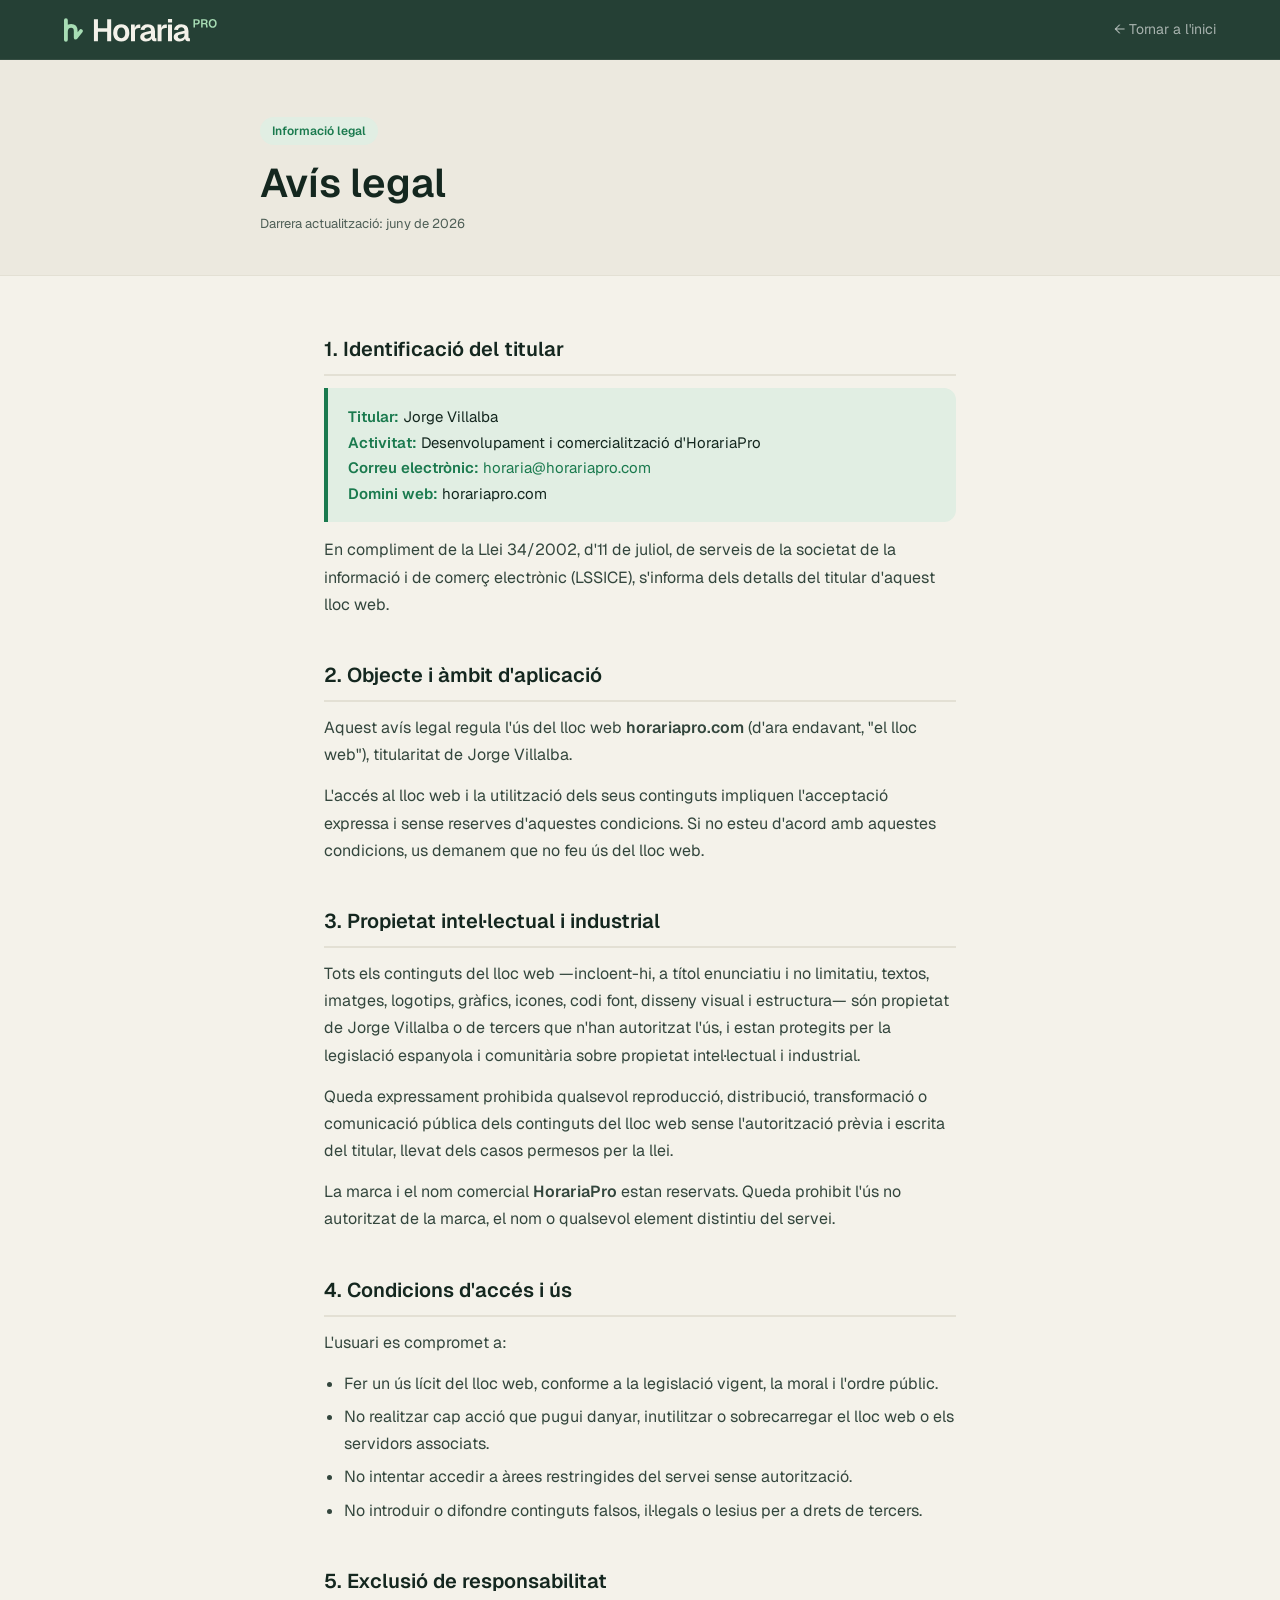
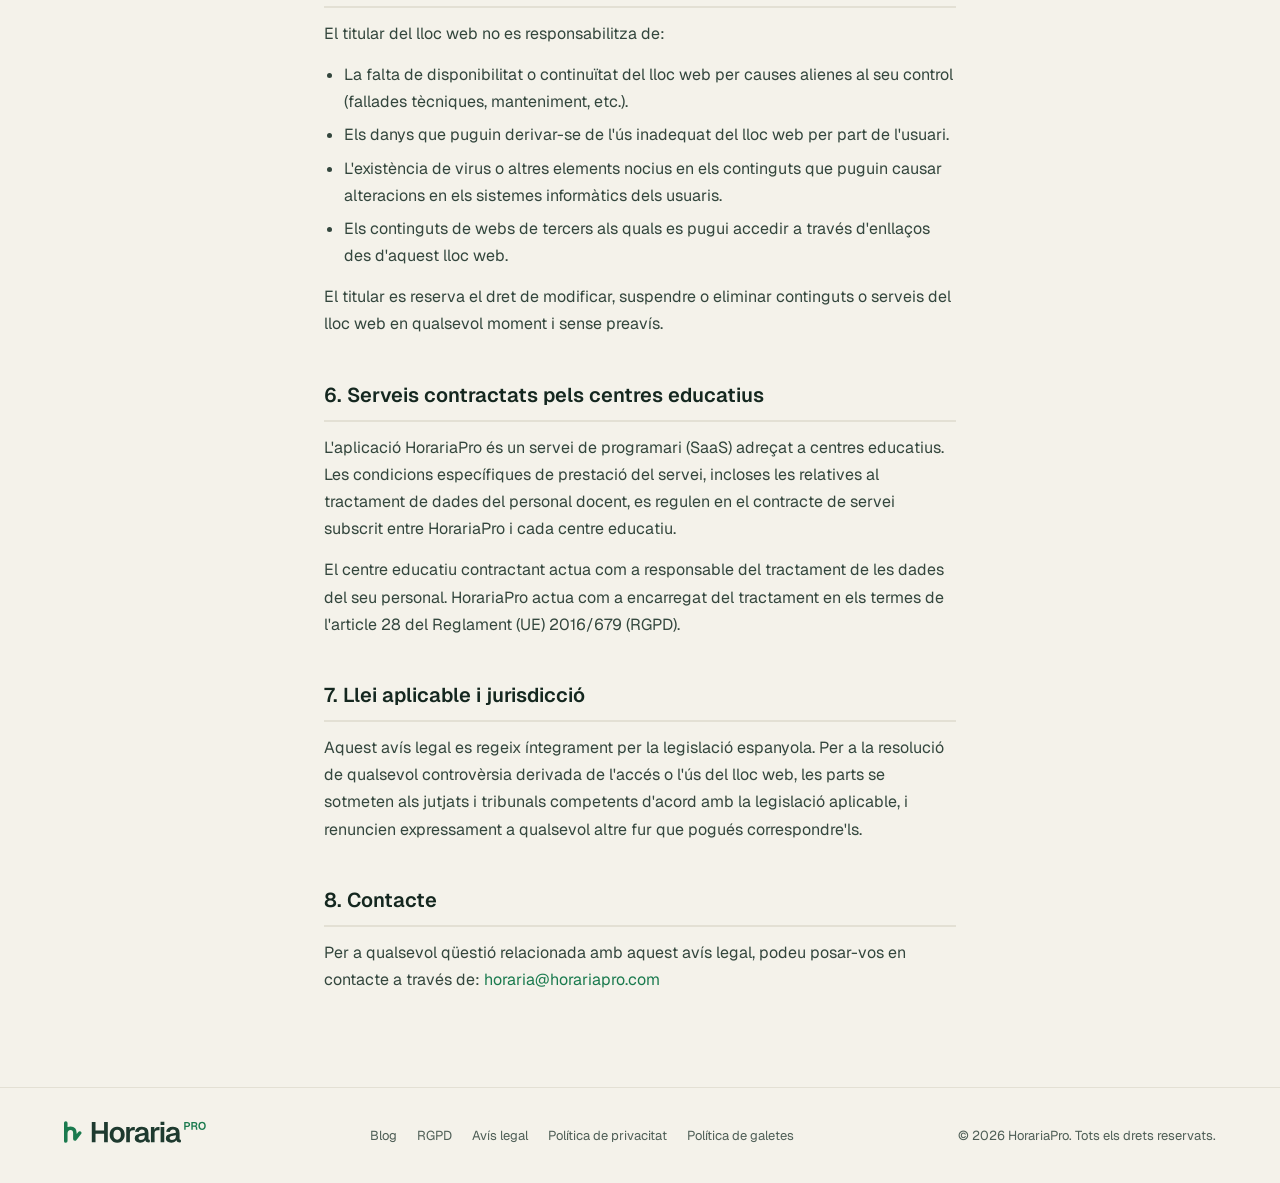
<file: avis-legal.html>
<!DOCTYPE html>
<html lang="ca">
<head>
  <meta charset="UTF-8" />
  <meta name="viewport" content="width=device-width, initial-scale=1.0" />
  <title>Avís legal — HorariaPro</title>
  <meta name="description" content="Avís legal i condicions d'ús d'HorariaPro, plataforma de gestió intel·ligent de cobertures per a centres educatius." />
  <link rel="preconnect" href="https://fonts.googleapis.com" />
  <link href="https://fonts.googleapis.com/css2?family=Geist:wght@400;500;600&display=swap" rel="stylesheet" />
  <style>
    *, *::before, *::after { box-sizing: border-box; margin: 0; padding: 0; }
    :root {
      --black:   #14271F;
      --ink:     #1a1a1a;
      --ink-2:   #444;
      --ink-3:   #777;
      --ink-4:   #aaa;
      --border:  #e8e8e8;
      --bg:      #fff;
      --bg-2:    #f7f7f7;
      --blue:    #2563eb;
      --blue-lt: #eff6ff;
      --r:       12px;
      --shadow:  0 2px 16px rgba(0,0,0,.07);
    }
    html { scroll-behavior: smooth; }
    body {
      font-family: 'Geist', sans-serif;
      color: var(--ink);
      background: var(--bg);
      font-size: 16px;
      line-height: 1.7;
      -webkit-font-smoothing: antialiased;
    }
    a { color: var(--blue); text-decoration: none; }
    a:hover { text-decoration: underline; }

    nav {
      position: sticky; top: 0; z-index: 100;
      background: rgba(30,58,47,.96);
      backdrop-filter: blur(12px);
      padding: 0 5%;
      display: flex; align-items: center; justify-content: space-between;
      height: 60px;
      border-bottom: 1px solid rgba(255,255,255,.08);
    }
    .nav-logo { font-weight: 600; font-size: 18px; color: #fff; text-decoration: none; }
    .nav-back { font-size: 14px; color: rgba(255,255,255,.6); text-decoration: none; }
    .nav-back:hover { color: #fff; text-decoration: none; }

    .page-hero {
      background: var(--bg-2);
      border-bottom: 1px solid var(--border);
      padding: 56px 5% 40px;
    }
    .page-hero .tag {
      display: inline-block;
      background: var(--blue-lt);
      color: var(--blue);
      font-size: 12px;
      font-weight: 600;
      letter-spacing: 0;
      padding: 4px 12px;
      border-radius: 100px;
      margin-bottom: 16px;
    }
    .page-hero h1 { font-size: clamp(28px, 4vw, 40px); font-weight: 600; color: var(--ink); }
    .page-hero .updated { font-size: 13px; color: var(--ink-3); margin-top: 8px; }

    .content {
      max-width: 760px;
      margin: 0 auto;
      padding: 56px 5% 80px;
    }
    .content h2 {
      font-size: 20px;
      font-weight: 600;
      color: var(--ink);
      margin: 40px 0 12px;
      padding-bottom: 8px;
      border-bottom: 2px solid var(--border);
    }
    .content h2:first-child { margin-top: 0; }
    .content p { color: var(--ink-2); margin-bottom: 14px; }
    .content ul { color: var(--ink-2); padding-left: 20px; margin-bottom: 14px; }
    .content ul li { margin-bottom: 6px; }
    .info-box {
      background: var(--blue-lt);
      border-left: 4px solid var(--blue);
      border-radius: 0 var(--r) var(--r) 0;
      padding: 16px 20px;
      margin-bottom: 14px;
    }
    .info-box p { color: var(--ink); margin: 0; font-size: 15px; }
    .info-box strong { color: var(--blue); }

    footer {
      background: var(--bg-2);
      border-top: 1px solid var(--border);
      padding: 32px 5%;
      display: flex; align-items: center; justify-content: space-between;
      flex-wrap: wrap; gap: 12px;
      font-size: 13px; color: var(--ink-3);
    }
    .footer-logo { font-weight: 600; color: var(--ink); }
    .footer-legal { display: flex; gap: 20px; flex-wrap: wrap; }
    .footer-legal a { color: var(--ink-3); font-size: 13px; }
    .footer-legal a:hover { color: var(--blue); text-decoration: none; }
  </style>
  <link rel="stylesheet" href="/marca.css" />
</head>
<body>

<nav>
  <a href="/" class="nav-logo" aria-label="Tornar a l'inici"><img src="/marca/logo/horaria-pro-sobre-pissarra.svg" alt="Horaria Pro" style="height:24px;display:block" /></a>
  <a href="/" class="nav-back">← Tornar a l'inici</a>
</nav>

<div class="page-hero">
  <div style="max-width:760px; margin:0 auto;">
    <div class="tag">Informació legal</div>
    <h1>Avís legal</h1>
    <p class="updated">Darrera actualització: juny de 2026</p>
  </div>
</div>

<div class="content">

  <h2>1. Identificació del titular</h2>
  <div class="info-box">
    <p>
      <strong>Titular:</strong> Jorge Villalba<br>
      <strong>Activitat:</strong> Desenvolupament i comercialització d'HorariaPro<br>
      <strong>Correu electrònic:</strong> <a href="mailto:horaria@horariapro.com">horaria@horariapro.com</a><br>
      <strong>Domini web:</strong> horariapro.com
    </p>
  </div>
  <p>En compliment de la Llei 34/2002, d'11 de juliol, de serveis de la societat de la informació i de comerç electrònic (LSSICE), s'informa dels detalls del titular d'aquest lloc web.</p>

  <h2>2. Objecte i àmbit d'aplicació</h2>
  <p>Aquest avís legal regula l'ús del lloc web <strong>horariapro.com</strong> (d'ara endavant, "el lloc web"), titularitat de Jorge Villalba.</p>
  <p>L'accés al lloc web i la utilització dels seus continguts impliquen l'acceptació expressa i sense reserves d'aquestes condicions. Si no esteu d'acord amb aquestes condicions, us demanem que no feu ús del lloc web.</p>

  <h2>3. Propietat intel·lectual i industrial</h2>
  <p>Tots els continguts del lloc web —incloent-hi, a títol enunciatiu i no limitatiu, textos, imatges, logotips, gràfics, icones, codi font, disseny visual i estructura— són propietat de Jorge Villalba o de tercers que n'han autoritzat l'ús, i estan protegits per la legislació espanyola i comunitària sobre propietat intel·lectual i industrial.</p>
  <p>Queda expressament prohibida qualsevol reproducció, distribució, transformació o comunicació pública dels continguts del lloc web sense l'autorització prèvia i escrita del titular, llevat dels casos permesos per la llei.</p>
  <p>La marca i el nom comercial <strong>HorariaPro</strong> estan reservats. Queda prohibit l'ús no autoritzat de la marca, el nom o qualsevol element distintiu del servei.</p>

  <h2>4. Condicions d'accés i ús</h2>
  <p>L'usuari es compromet a:</p>
  <ul>
    <li>Fer un ús lícit del lloc web, conforme a la legislació vigent, la moral i l'ordre públic.</li>
    <li>No realitzar cap acció que pugui danyar, inutilitzar o sobrecarregar el lloc web o els servidors associats.</li>
    <li>No intentar accedir a àrees restringides del servei sense autorització.</li>
    <li>No introduir o difondre continguts falsos, il·legals o lesius per a drets de tercers.</li>
  </ul>

  <h2>5. Exclusió de responsabilitat</h2>
  <p>El titular del lloc web no es responsabilitza de:</p>
  <ul>
    <li>La falta de disponibilitat o continuïtat del lloc web per causes alienes al seu control (fallades tècniques, manteniment, etc.).</li>
    <li>Els danys que puguin derivar-se de l'ús inadequat del lloc web per part de l'usuari.</li>
    <li>L'existència de virus o altres elements nocius en els continguts que puguin causar alteracions en els sistemes informàtics dels usuaris.</li>
    <li>Els continguts de webs de tercers als quals es pugui accedir a través d'enllaços des d'aquest lloc web.</li>
  </ul>
  <p>El titular es reserva el dret de modificar, suspendre o eliminar continguts o serveis del lloc web en qualsevol moment i sense preavís.</p>

  <h2>6. Serveis contractats pels centres educatius</h2>
  <p>L'aplicació HorariaPro és un servei de programari (SaaS) adreçat a centres educatius. Les condicions específiques de prestació del servei, incloses les relatives al tractament de dades del personal docent, es regulen en el contracte de servei subscrit entre HorariaPro i cada centre educatiu.</p>
  <p>El centre educatiu contractant actua com a responsable del tractament de les dades del seu personal. HorariaPro actua com a encarregat del tractament en els termes de l'article 28 del Reglament (UE) 2016/679 (RGPD).</p>

  <h2>7. Llei aplicable i jurisdicció</h2>
  <p>Aquest avís legal es regeix íntegrament per la legislació espanyola. Per a la resolució de qualsevol controvèrsia derivada de l'accés o l'ús del lloc web, les parts se sotmeten als jutjats i tribunals competents d'acord amb la legislació aplicable, i renuncien expressament a qualsevol altre fur que pogués correspondre'ls.</p>

  <h2>8. Contacte</h2>
  <p>Per a qualsevol qüestió relacionada amb aquest avís legal, podeu posar-vos en contacte a través de: <a href="mailto:horaria@horariapro.com">horaria@horariapro.com</a></p>

</div>

<footer>
  <div class="footer-logo"><img src="/marca/logo/horaria-pro-sobre-clar.svg" alt="Horaria Pro" style="height:24px;" /></div>
  <div class="footer-legal">
    <a href="/blog.html">Blog</a>
    <a href="/rgpd.html">RGPD</a>
    <a href="/avis-legal.html">Avís legal</a>
    <a href="/politica-privacitat.html">Política de privacitat</a>
    <a href="/politica-cookies.html">Política de galetes</a>
  </div>
  <div>© 2026 HorariaPro. Tots els drets reservats.</div>
</footer>

<script src="/analytics.js" defer></script>
<script src="/marca.js" defer></script>
</body>
</html>
</file>
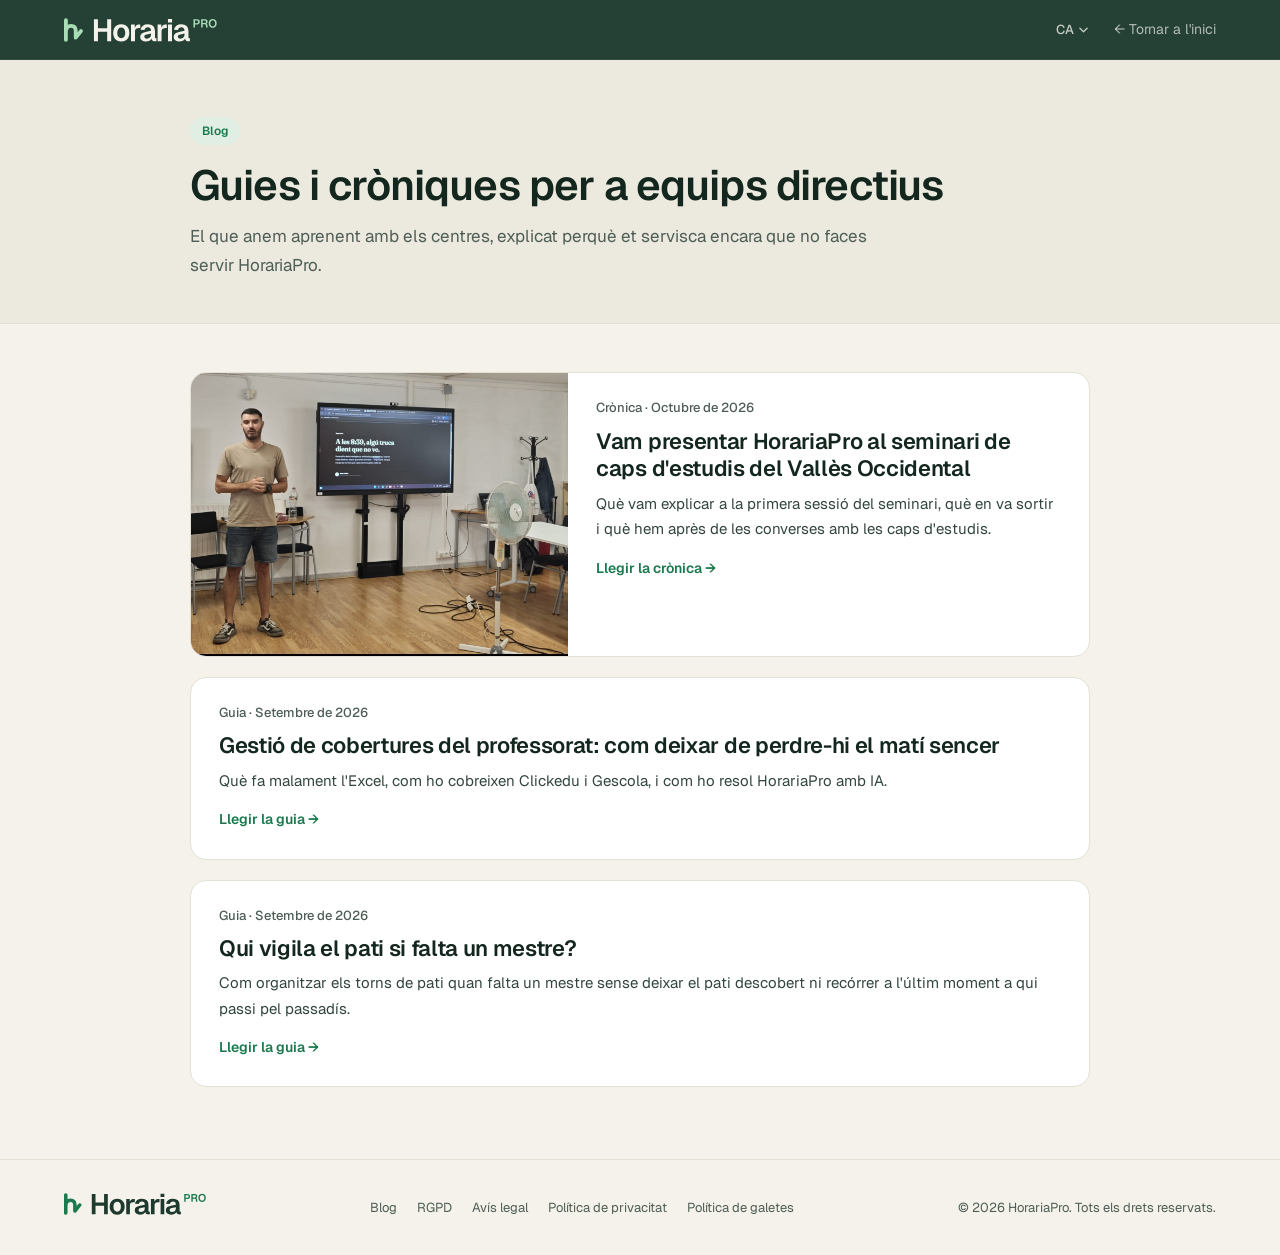
<file: blog.html>
<!DOCTYPE html>
<html lang="ca">
<head>
  <meta charset="UTF-8" />
  <meta name="viewport" content="width=device-width, initial-scale=1.0" />
  <title>Blog — HorariaPro</title>
  <meta name="description" content="Guies i cròniques d'HorariaPro per a caps d'estudis i equips directius: cobertures, torns de pati i el que anem aprenent amb els centres." />
  <link rel="canonical" href="https://horariapro.com/blog.html" />
  <link rel="icon" type="image/svg+xml" href="/marca/icona/favicon.svg" />
  <meta property="og:type" content="website" />
  <meta property="og:url" content="https://horariapro.com/blog.html" />
  <meta property="og:site_name" content="HorariaPro" />
  <meta property="og:title" content="Blog — HorariaPro" />
  <meta property="og:description" content="Guies i cròniques d'HorariaPro per a caps d'estudis i equips directius." />
  <link rel="preconnect" href="https://fonts.googleapis.com" />
  <link href="https://fonts.googleapis.com/css2?family=Geist:wght@400;500;600&display=swap" rel="stylesheet" />
  <link rel="stylesheet" href="/pagina-marca.css" />
  <link rel="stylesheet" href="/marca.css" />
</head>
<body>

<nav>
  <a href="/" class="nav-logo" aria-label="Tornar a l'inici"><img src="/marca/logo/horaria-pro-sobre-pissarra.svg" alt="HorariaPro" style="height:30px; display:block;" /></a>
  <div style="display:flex; align-items:center; gap:22px;">
    <div class="lang-switch" id="langSwitch">
      <button type="button" class="lang-switch__trigger" aria-haspopup="listbox" aria-expanded="false" aria-label="Idioma" title="Idioma">
        <span class="lang-switch__current" data-lang-current>CA</span>
        <svg class="lang-switch__caret" width="9" height="6" viewBox="0 0 10 6" aria-hidden="true"><path d="M1 1l4 4 4-4" fill="none" stroke="currentColor" stroke-width="1.4" stroke-linecap="round" stroke-linejoin="round"/></svg>
      </button>
      <ul class="lang-switch__menu" role="listbox">
        <li role="presentation"><button type="button" role="option" class="lang-switch__opt" data-set-lang="ca">Català</button></li>
        <li role="presentation"><button type="button" role="option" class="lang-switch__opt" data-set-lang="va">Valencià</button></li>
        <li role="presentation"><button type="button" role="option" class="lang-switch__opt" data-set-lang="es">Castellano</button></li>
      </ul>
    </div>
    <a href="/" class="nav-back">← Tornar a l'inici</a>
  </div>
</nav>

<div class="page-hero">
  <div class="page-hero-inner">
    <div class="tag">Blog</div>
    <h1>Guies i cròniques per a equips directius</h1>
    <p class="page-sub">El que anem aprenent amb els centres, explicat perquè et servisca encara que no faces servir HorariaPro.</p>
  </div>
</div>

<!-- Per afegir una entrada: copia un <a class="post"> i posa-la la primera (ordre: la més recent a dalt). -->
<div class="posts">

  <a class="post post-foto" href="/presentacio-seminari-caps-estudis.html" data-track="cta_blog_cronica_seminari">
    <img src="/images/seminari-crp-presentacio.jpg" width="1400" height="1050" alt="Jorge Villalba presentant HorariaPro davant d'una pantalla al seminari de caps d'estudis" loading="lazy" />
    <div class="post-text">
      <span class="post-meta">Crònica · Octubre de 2026</span>
      <h2>Vam presentar HorariaPro al seminari de caps d'estudis del Vallès Occidental</h2>
      <p>Què vam explicar a la primera sessió del seminari, què en va sortir i què hem après de les converses amb les caps d'estudis.</p>
      <span class="post-more">Llegir la crònica →</span>
    </div>
  </a>

  <a class="post" href="/guia-cobertures-professorat.html" data-track="cta_blog_guia_cobertures">
    <div class="post-text">
      <span class="post-meta">Guia · Setembre de 2026</span>
      <h2>Gestió de cobertures del professorat: com deixar de perdre-hi el matí sencer</h2>
      <p>Què fa malament l'Excel, com ho cobreixen Clickedu i Gescola, i com ho resol HorariaPro amb IA.</p>
      <span class="post-more">Llegir la guia →</span>
    </div>
  </a>

  <a class="post" href="/gestio-pati-absencia-mestre.html" data-track="cta_blog_guia_pati">
    <div class="post-text">
      <span class="post-meta">Guia · Setembre de 2026</span>
      <h2>Qui vigila el pati si falta un mestre?</h2>
      <p>Com organitzar els torns de pati quan falta un mestre sense deixar el pati descobert ni recórrer a l'últim moment a qui passi pel passadís.</p>
      <span class="post-more">Llegir la guia →</span>
    </div>
  </a>

</div>

<footer>
  <div class="footer-logo"><img src="/marca/logo/horaria-pro-sobre-clar.svg" alt="Horaria Pro" style="height:24px;" /></div>
  <div class="footer-legal">
    <a href="/blog.html">Blog</a>
    <a href="/rgpd.html">RGPD</a>
    <a href="/avis-legal.html">Avís legal</a>
    <a href="/politica-privacitat.html">Política de privacitat</a>
    <a href="/politica-cookies.html">Política de galetes</a>
  </div>
  <div>© 2026 HorariaPro. Tots els drets reservats.</div>
</footer>

<script src="/i18n.js?v=6"></script>
<script src="/i18n-guies.js?v=2"></script>
<script src="/analytics.js" defer></script>
<script src="/marca.js" defer></script>
</body>
</html>
</file>
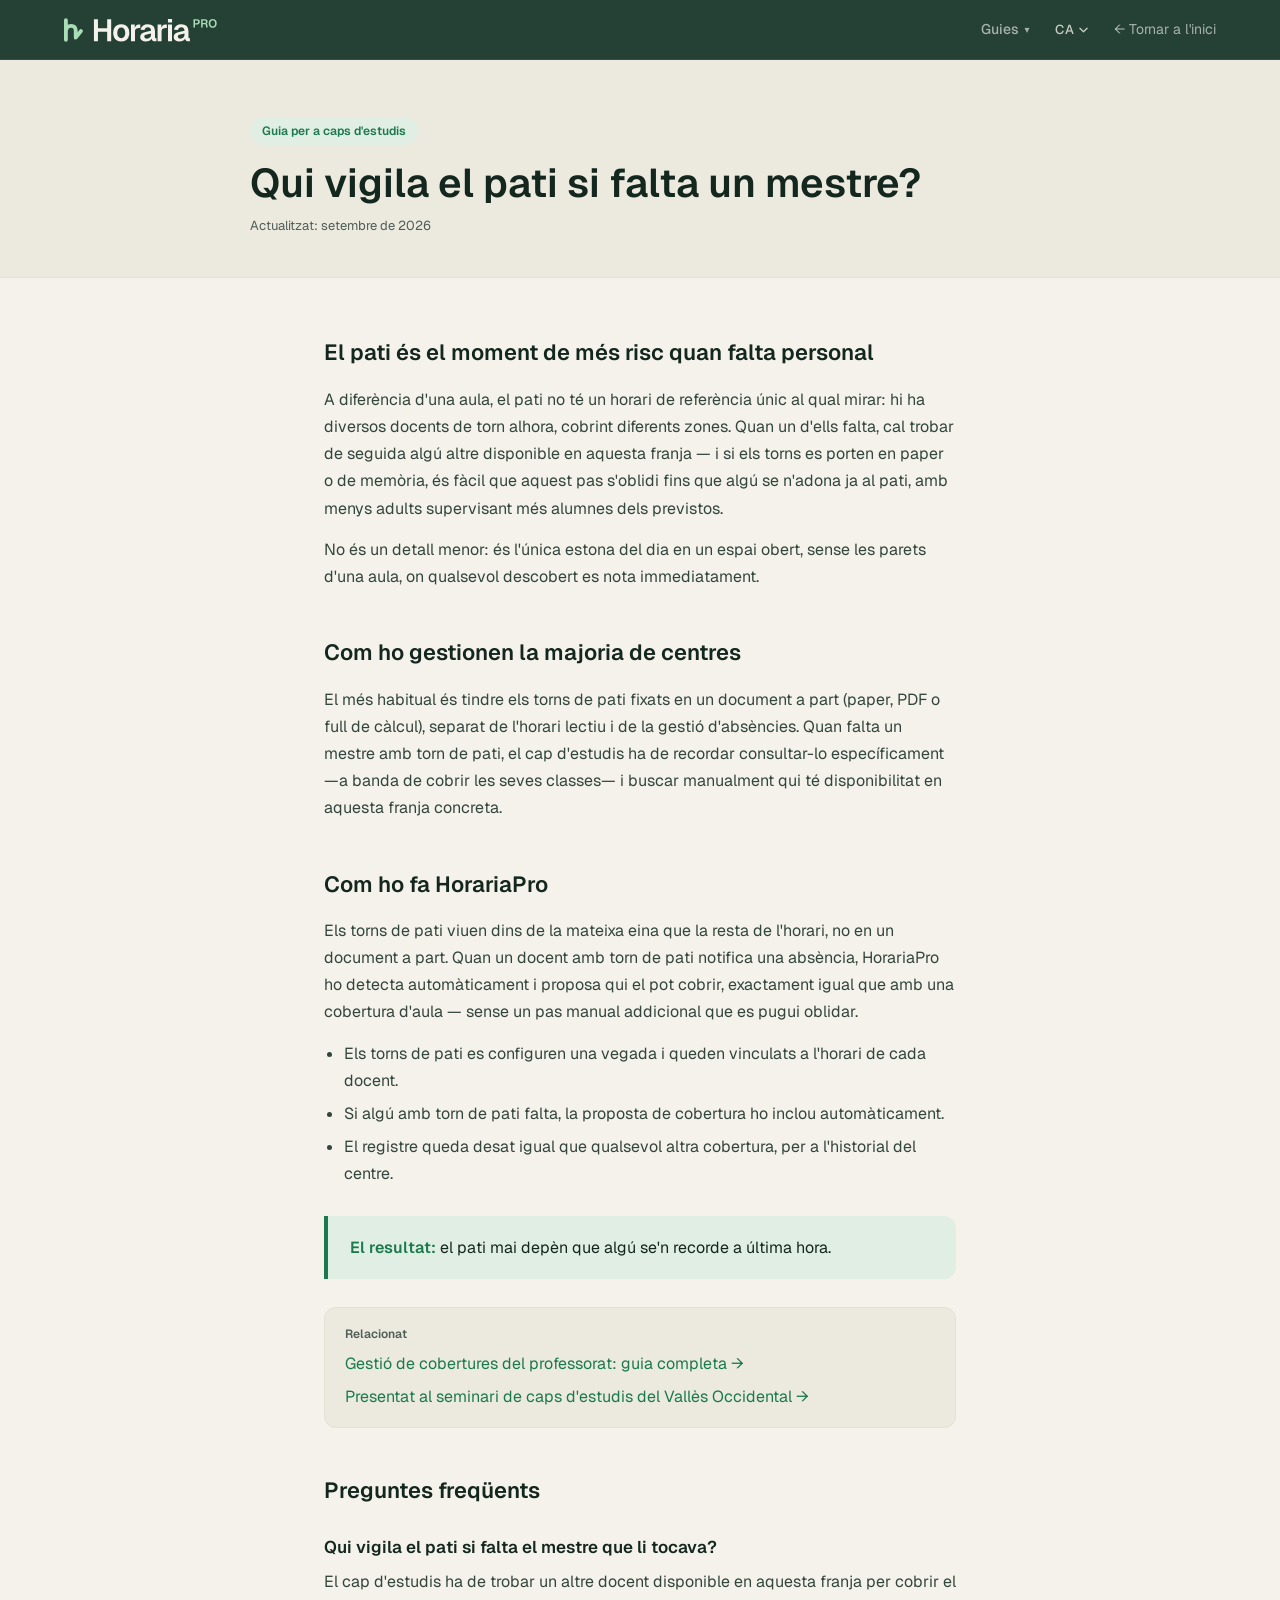
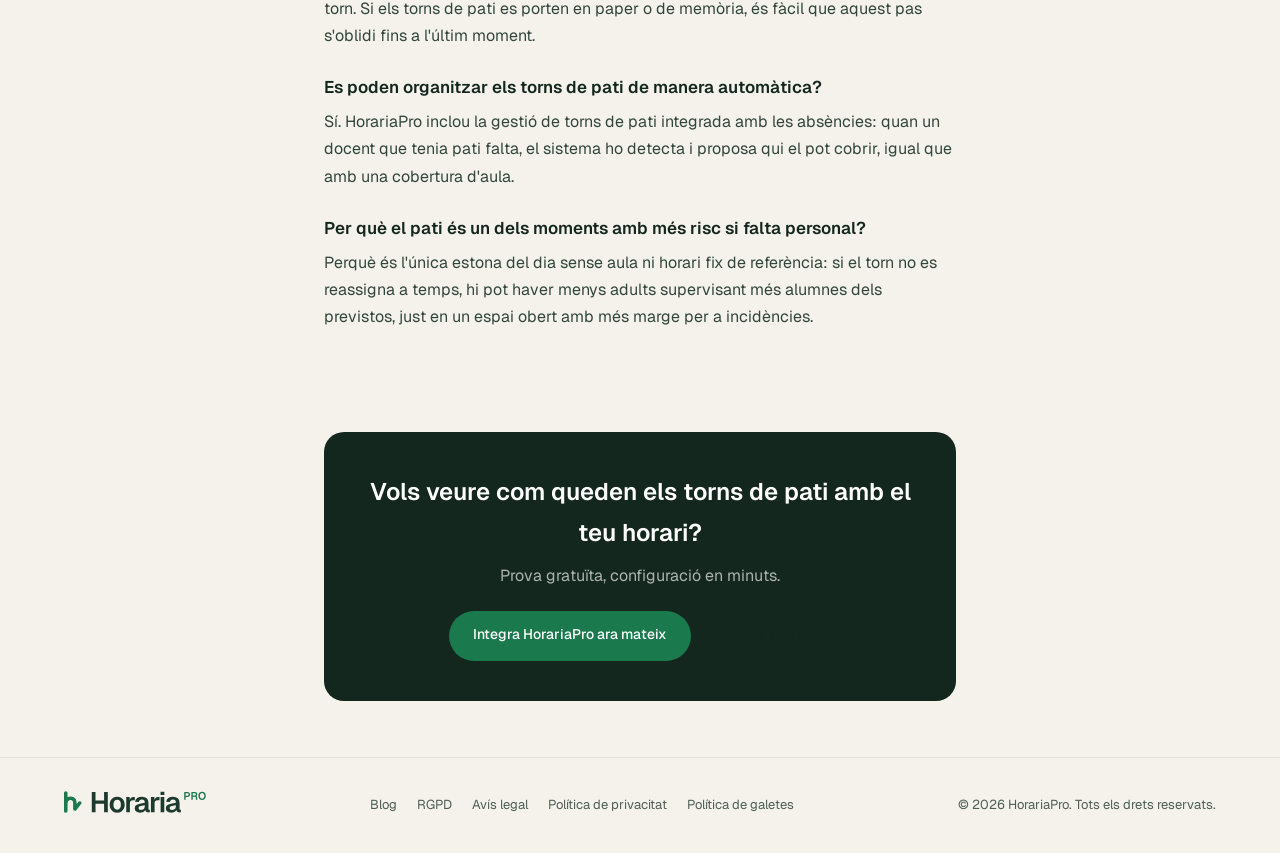
<file: gestio-pati-absencia-mestre.html>
<!DOCTYPE html>
<html lang="ca">
<head>
  <meta charset="UTF-8" />
  <meta name="viewport" content="width=device-width, initial-scale=1.0" />
  <title>Qui vigila el pati si falta un mestre? Guia per a caps d'estudis — HorariaPro</title>
  <meta name="description" content="Com organitzar els torns de pati quan falta un mestre sense deixar el pati descobert ni recórrer a l'últim moment a qui passi pel passadís." />
  <link rel="canonical" href="https://horariapro.com/gestio-pati-absencia-mestre.html" />
  <link rel="icon" type="image/svg+xml" href="/marca/icona/favicon.svg" />

  <!-- Open Graph -->
  <meta property="og:type" content="article" />
  <meta property="og:url" content="https://horariapro.com/gestio-pati-absencia-mestre.html" />
  <meta property="og:site_name" content="HorariaPro" />
  <meta property="og:title" content="Qui vigila el pati si falta un mestre? Guia per a caps d'estudis" />
  <meta property="og:description" content="Com organitzar els torns de pati quan falta un mestre sense deixar-lo descobert." />
  <meta property="og:image" content="https://horariapro.com/og-image.png" />
  <meta property="og:locale" content="ca_ES" />

  <script type="application/ld+json">
  {
    "@context": "https://schema.org",
    "@type": "FAQPage",
    "mainEntity": [
      {
        "@type": "Question",
        "name": "Qui vigila el pati si falta el mestre que li tocava?",
        "acceptedAnswer": { "@type": "Answer", "text": "El cap d'estudis ha de trobar un altre docent disponible en aquesta franja per cobrir el torn. Si els torns de pati es porten en paper o de memòria, és fàcil que aquest pas s'oblidi fins a l'últim moment." }
      },
      {
        "@type": "Question",
        "name": "Es poden organitzar els torns de pati de manera automàtica?",
        "acceptedAnswer": { "@type": "Answer", "text": "Sí. HorariaPro inclou la gestió de torns de pati integrada amb les absències: quan un docent que tenia pati falta, el sistema ho detecta i proposa qui el pot cobrir, igual que amb una cobertura d'aula." }
      },
      {
        "@type": "Question",
        "name": "Per què el pati és un dels moments amb més risc si falta personal?",
        "acceptedAnswer": { "@type": "Answer", "text": "Perquè és l'única estona del dia sense aula ni horari fix de referència: si el torn no es reassigna a temps, hi pot haver menys adults supervisant més alumnes dels previstos, just en un espai obert amb més marge per a incidències." }
      }
    ]
  }
  </script>

  <link rel="preconnect" href="https://fonts.googleapis.com" />
  <link href="https://fonts.googleapis.com/css2?family=Geist:wght@400;500;600&display=swap" rel="stylesheet" />
  <style>
    *, *::before, *::after { box-sizing: border-box; margin: 0; padding: 0; }
    :root {
      --black:   #14271F;
      --ink:     #1a1a1a;
      --ink-2:   #444;
      --ink-3:   #777;
      --ink-4:   #aaa;
      --border:  #e8e8e8;
      --bg:      #fff;
      --bg-2:    #f7f7f7;
      --green:    #1A7A4E;
      --green-lt: #EAF5EE;
      --r:       12px;
      --shadow:  0 2px 16px rgba(0,0,0,.07);
    }
    html { scroll-behavior: smooth; }
    body {
      font-family: 'Geist', sans-serif;
      color: var(--ink);
      background: var(--bg);
      font-size: 16px;
      line-height: 1.7;
      -webkit-font-smoothing: antialiased;
    }
    a { color: var(--green); text-decoration: none; }
    a:hover { text-decoration: underline; }

    nav {
      position: sticky; top: 0; z-index: 100;
      background: rgba(30,58,47,.96);
      backdrop-filter: blur(12px);
      padding: 0 5%;
      display: flex; align-items: center; justify-content: space-between;
      height: 60px;
      border-bottom: 1px solid rgba(255,255,255,.08);
    }
    .nav-logo { font-weight: 600; font-size: 18px; color: #fff; text-decoration: none; }
    .nav-back { font-size: 14px; color: rgba(255,255,255,.6); text-decoration: none; }
    .nav-back:hover { color: #fff; text-decoration: none; }

    .page-hero {
      background: var(--bg-2);
      border-bottom: 1px solid var(--border);
      padding: 56px 5% 40px;
    }
    .page-hero .tag {
      display: inline-block;
      background: var(--green-lt);
      color: var(--green);
      font-size: 12px;
      font-weight: 600;
      letter-spacing: 0;
      padding: 4px 12px;
      border-radius: 100px;
      margin-bottom: 16px;
    }
    .page-hero h1 { font-size: clamp(28px, 4vw, 40px); font-weight: 600; color: var(--ink); max-width: 780px; }
    .page-hero .updated { font-size: 13px; color: var(--ink-3); margin-top: 10px; }

    .content { max-width: 760px; margin: 0 auto; padding: 56px 5% 40px; }
    .content h2 { font-size: 22px; font-weight: 600; color: var(--ink); margin: 44px 0 14px; }
    .content h2:first-child { margin-top: 0; }
    .content h3 { font-size: 17px; font-weight: 600; color: var(--ink); margin: 24px 0 8px; }
    .content p { color: var(--ink-2); margin-bottom: 14px; }
    .content ul { color: var(--ink-2); padding-left: 20px; margin-bottom: 14px; }
    .content ul li { margin-bottom: 6px; }

    .callout {
      background: var(--green-lt);
      border-left: 4px solid var(--green);
      border-radius: 0 var(--r) var(--r) 0;
      padding: 18px 22px;
      margin: 28px 0;
    }
    .callout p { color: var(--ink); margin: 0 0 10px; }
    .callout p:last-child { margin-bottom: 0; }
    .callout strong { color: var(--green); }

    .related {
      background: var(--bg-2); border: 1px solid var(--border); border-radius: var(--r);
      padding: 16px 20px; margin: 28px 0;
    }
    .related span { font-size: 12px; font-weight: 600; color: var(--ink-3); letter-spacing: 0; display: block; margin-bottom: 6px; }

    .cta-box { max-width: 760px; margin: 40px auto 0; padding: 0 5%; }
    .cta-inner {
      background: var(--black); border-radius: 20px; padding: 40px 32px;
      text-align: center; color: #fff;
    }
    .cta-inner h2 { color: #fff; margin: 0 0 8px; }
    .cta-inner p { color: rgba(255,255,255,.65); margin-bottom: 22px; }
    .cta-btns { display: flex; gap: 12px; justify-content: center; flex-wrap: wrap; }
    .btn-primary {
      background: #fff; color: var(--black); padding: 12px 24px; border-radius: 10px;
      font-weight: 600; font-size: 14px; text-decoration: none;
    }
    .btn-secondary {
      background: rgba(255,255,255,.08); color: #fff; padding: 12px 24px; border-radius: 10px;
      font-weight: 600; font-size: 14px; text-decoration: none; border: 1px solid rgba(255,255,255,.2);
    }

    .faq-item { margin-bottom: 22px; }
    .faq-item h3 { margin-bottom: 6px; }

    footer {
      background: var(--bg-2); border-top: 1px solid var(--border);
      padding: 32px 5%; margin-top: 56px;
      display: flex; align-items: center; justify-content: space-between;
      flex-wrap: wrap; gap: 12px; font-size: 13px; color: var(--ink-3);
    }
    .footer-logo { font-weight: 600; color: var(--ink); }
    .footer-legal { display: flex; gap: 20px; flex-wrap: wrap; }
    .footer-legal a { color: var(--ink-3); font-size: 13px; }
    .footer-legal a:hover { color: var(--green); text-decoration: none; }

    .nav-right { display: flex; align-items: center; gap: 22px; }
    .nav-guides { position: relative; }
    .nav-guides summary {
      list-style: none; cursor: pointer; font-size: 14px; font-weight: 500;
      color: rgba(255,255,255,.6); display: flex; align-items: center; gap: 5px;
    }
    .nav-guides summary::-webkit-details-marker { display: none; }
    .nav-guides summary:hover, .nav-guides[open] summary { color: #fff; }
    .nav-guides-caret { font-size: 10px; transition: transform .15s ease; }
    .nav-guides[open] .nav-guides-caret { transform: rotate(180deg); }
    .nav-guides-menu {
      position: absolute; top: calc(100% + 12px); right: 0;
      background: var(--bg); border: 1px solid var(--border); border-radius: var(--r);
      box-shadow: var(--shadow); padding: 10px 0; min-width: 270px; z-index: 50;
    }
    .nav-guides-cat { font-size: 10.5px; font-weight: 600; color: var(--ink-4); letter-spacing: 0; padding: 8px 16px 4px; }
    .nav-guides-menu a { display: block; padding: 8px 16px; font-size: 13.5px; color: var(--ink); }
    .nav-guides-menu a:hover { background: var(--bg-2); color: var(--green); text-decoration: none; }
    .nav-guides-menu a.current { color: var(--green); font-weight: 600; }

    .lang-switch { position: relative; display: inline-flex; flex-shrink: 0; user-select: none; }
    .lang-switch__trigger { display: inline-flex; align-items: center; gap: 5px; background: transparent; border: 0; cursor: pointer; font-family: inherit; font-size: 13px; font-weight: 600; letter-spacing: .02em; color: rgba(255,255,255,.6); padding: 6px 4px; border-radius: 100px; transition: color .2s ease; }
    .lang-switch__trigger:hover, .lang-switch[data-open] .lang-switch__trigger { color: #fff; }
    .lang-switch__caret { transition: transform .25s ease; margin-top: 1px; }
    .lang-switch[data-open] .lang-switch__caret { transform: rotate(180deg); }
    .lang-switch__menu { position: absolute; top: calc(100% + 10px); right: 0; min-width: 8.5rem; padding: 5px; list-style: none; background: rgba(18,18,18,.97); border: 1px solid rgba(255,255,255,.12); border-radius: 10px; box-shadow: 0 12px 32px rgba(0,0,0,.35); opacity: 0; visibility: hidden; transform: translateY(-4px); transition: opacity .2s ease, transform .2s ease, visibility .2s ease; z-index: 1200; }
    .lang-switch[data-open] .lang-switch__menu { opacity: 1; visibility: visible; transform: translateY(0); }
    .lang-switch__opt { display: block; width: 100%; text-align: left; background: transparent; border: 0; cursor: pointer; font: 500 14px/1.2 inherit; font-family: inherit; color: rgba(255,255,255,.75); border-radius: 6px; padding: 9px 11px; }
    .lang-switch__opt:hover { color: #fff; background: rgba(255,255,255,.08); }
    .lang-switch__opt.is-active { color: #fff; font-weight: 600; }
  </style>
  <link rel="stylesheet" href="/marca.css" />
</head>
<body>

<nav>
  <a href="/" class="nav-logo" aria-label="Tornar a l'inici"><img src="/marca/logo/horaria-pro-sobre-pissarra.svg" alt="HorariaPro" style="height:30px; display:block;" /></a>
  <div class="nav-right">
    <details class="nav-guides">
      <summary>Guies <span class="nav-guides-caret">▾</span></summary>
      <div class="nav-guides-menu">
        <div class="nav-guides-cat">Cobertures</div>
        <a href="/guia-cobertures-professorat.html">Gestió de cobertures del professorat</a>
        <div class="nav-guides-cat">Pati</div>
        <a href="/gestio-pati-absencia-mestre.html" class="current">Qui vigila el pati si falta un mestre?</a>
      </div>
    </details>
    <div class="lang-switch" id="langSwitch">
      <button type="button" class="lang-switch__trigger" aria-haspopup="listbox" aria-expanded="false" aria-label="Idioma" title="Idioma">
        <span class="lang-switch__current" data-lang-current>CA</span>
        <svg class="lang-switch__caret" width="9" height="6" viewBox="0 0 10 6" aria-hidden="true"><path d="M1 1l4 4 4-4" fill="none" stroke="currentColor" stroke-width="1.4" stroke-linecap="round" stroke-linejoin="round"/></svg>
      </button>
      <ul class="lang-switch__menu" role="listbox">
        <li role="presentation"><button type="button" role="option" class="lang-switch__opt" data-set-lang="ca">Català</button></li>
        <li role="presentation"><button type="button" role="option" class="lang-switch__opt" data-set-lang="va">Valencià</button></li>
        <li role="presentation"><button type="button" role="option" class="lang-switch__opt" data-set-lang="es">Castellano</button></li>
      </ul>
    </div>
    <a href="/" class="nav-back">← Tornar a l'inici</a>
  </div>
</nav>

<div class="page-hero">
  <div style="max-width:780px; margin:0 auto;">
    <div class="tag">Guia per a caps d'estudis</div>
    <h1>Qui vigila el pati si falta un mestre?</h1>
    <p class="updated">Actualitzat: setembre de 2026</p>
  </div>
</div>

<div class="content">

  <h2>El pati és el moment de més risc quan falta personal</h2>
  <p>A diferència d'una aula, el pati no té un horari de referència únic al qual mirar: hi ha diversos docents de torn alhora, cobrint diferents zones. Quan un d'ells falta, cal trobar de seguida algú altre disponible en aquesta franja — i si els torns es porten en paper o de memòria, és fàcil que aquest pas s'oblidi fins que algú se n'adona ja al pati, amb menys adults supervisant més alumnes dels previstos.</p>
  <p>No és un detall menor: és l'única estona del dia en un espai obert, sense les parets d'una aula, on qualsevol descobert es nota immediatament.</p>

  <h2>Com ho gestionen la majoria de centres</h2>
  <p>El més habitual és tindre els torns de pati fixats en un document a part (paper, PDF o full de càlcul), separat de l'horari lectiu i de la gestió d'absències. Quan falta un mestre amb torn de pati, el cap d'estudis ha de recordar consultar-lo específicament —a banda de cobrir les seves classes— i buscar manualment qui té disponibilitat en aquesta franja concreta.</p>

  <h2>Com ho fa HorariaPro</h2>
  <p>Els torns de pati viuen dins de la mateixa eina que la resta de l'horari, no en un document a part. Quan un docent amb torn de pati notifica una absència, HorariaPro ho detecta automàticament i proposa qui el pot cobrir, exactament igual que amb una cobertura d'aula — sense un pas manual addicional que es pugui oblidar.</p>
  <ul>
    <li>Els torns de pati es configuren una vegada i queden vinculats a l'horari de cada docent.</li>
    <li>Si algú amb torn de pati falta, la proposta de cobertura ho inclou automàticament.</li>
    <li>El registre queda desat igual que qualsevol altra cobertura, per a l'historial del centre.</li>
  </ul>

  <div class="callout">
    <p><strong>El resultat:</strong> el pati mai depèn que algú se'n recorde a última hora.</p>
  </div>

  <div class="related">
    <span>Relacionat</span>
    <a href="/guia-cobertures-professorat.html">Gestió de cobertures del professorat: guia completa →</a>
    <a href="/presentacio-seminari-caps-estudis.html" style="display:block; margin-top:6px;">Presentat al seminari de caps d'estudis del Vallès Occidental →</a>
  </div>

  <h2>Preguntes freqüents</h2>

  <div class="faq-item">
    <h3>Qui vigila el pati si falta el mestre que li tocava?</h3>
    <p>El cap d'estudis ha de trobar un altre docent disponible en aquesta franja per cobrir el torn. Si els torns de pati es porten en paper o de memòria, és fàcil que aquest pas s'oblidi fins a l'últim moment.</p>
  </div>

  <div class="faq-item">
    <h3>Es poden organitzar els torns de pati de manera automàtica?</h3>
    <p>Sí. HorariaPro inclou la gestió de torns de pati integrada amb les absències: quan un docent que tenia pati falta, el sistema ho detecta i proposa qui el pot cobrir, igual que amb una cobertura d'aula.</p>
  </div>

  <div class="faq-item">
    <h3>Per què el pati és un dels moments amb més risc si falta personal?</h3>
    <p>Perquè és l'única estona del dia sense aula ni horari fix de referència: si el torn no es reassigna a temps, hi pot haver menys adults supervisant més alumnes dels previstos, just en un espai obert amb més marge per a incidències.</p>
  </div>

</div>

<div class="cta-box">
  <div class="cta-inner">
    <h2>Vols veure com queden els torns de pati amb el teu horari?</h2>
    <p>Prova gratuïta, configuració en minuts.</p>
    <div class="cta-btns">
      <a href="/incorporacio.html" class="btn-primary">Integra HorariaPro ara mateix</a>
      <a href="/#preus" class="btn-secondary">Veure preus</a>
    </div>
  </div>
</div>

<footer>
  <div class="footer-logo"><img src="/marca/logo/horaria-pro-sobre-clar.svg" alt="Horaria Pro" style="height:24px;" /></div>
  <div class="footer-legal">
    <a href="/blog.html">Blog</a>
    <a href="/rgpd.html">RGPD</a>
    <a href="/avis-legal.html">Avís legal</a>
    <a href="/politica-privacitat.html">Política de privacitat</a>
    <a href="/politica-cookies.html">Política de galetes</a>
  </div>
  <div>© 2026 HorariaPro. Tots els drets reservats.</div>
</footer>

<script src="/i18n.js?v=6"></script>
<script src="/i18n-guies.js?v=2"></script>
<script src="/analytics.js" defer></script>
<script src="/marca.js" defer></script>
</body>
</html>
</file>
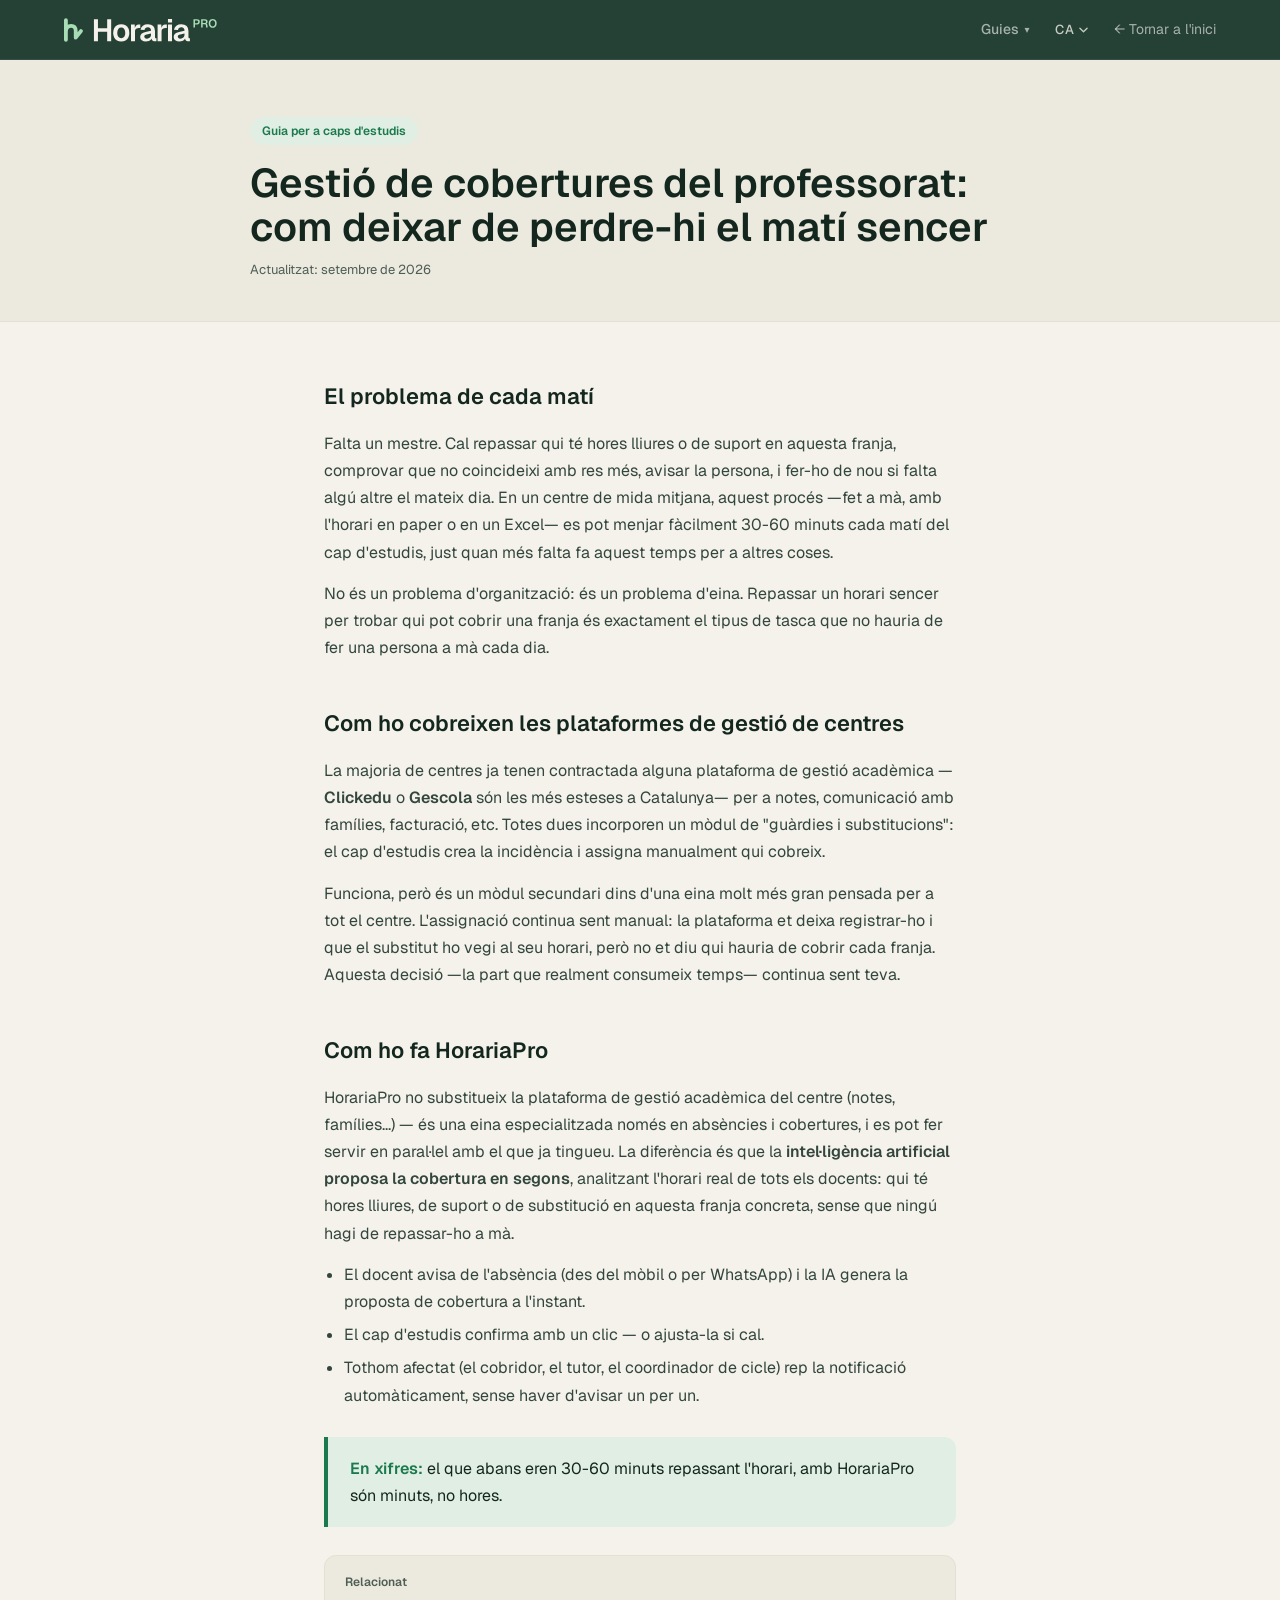
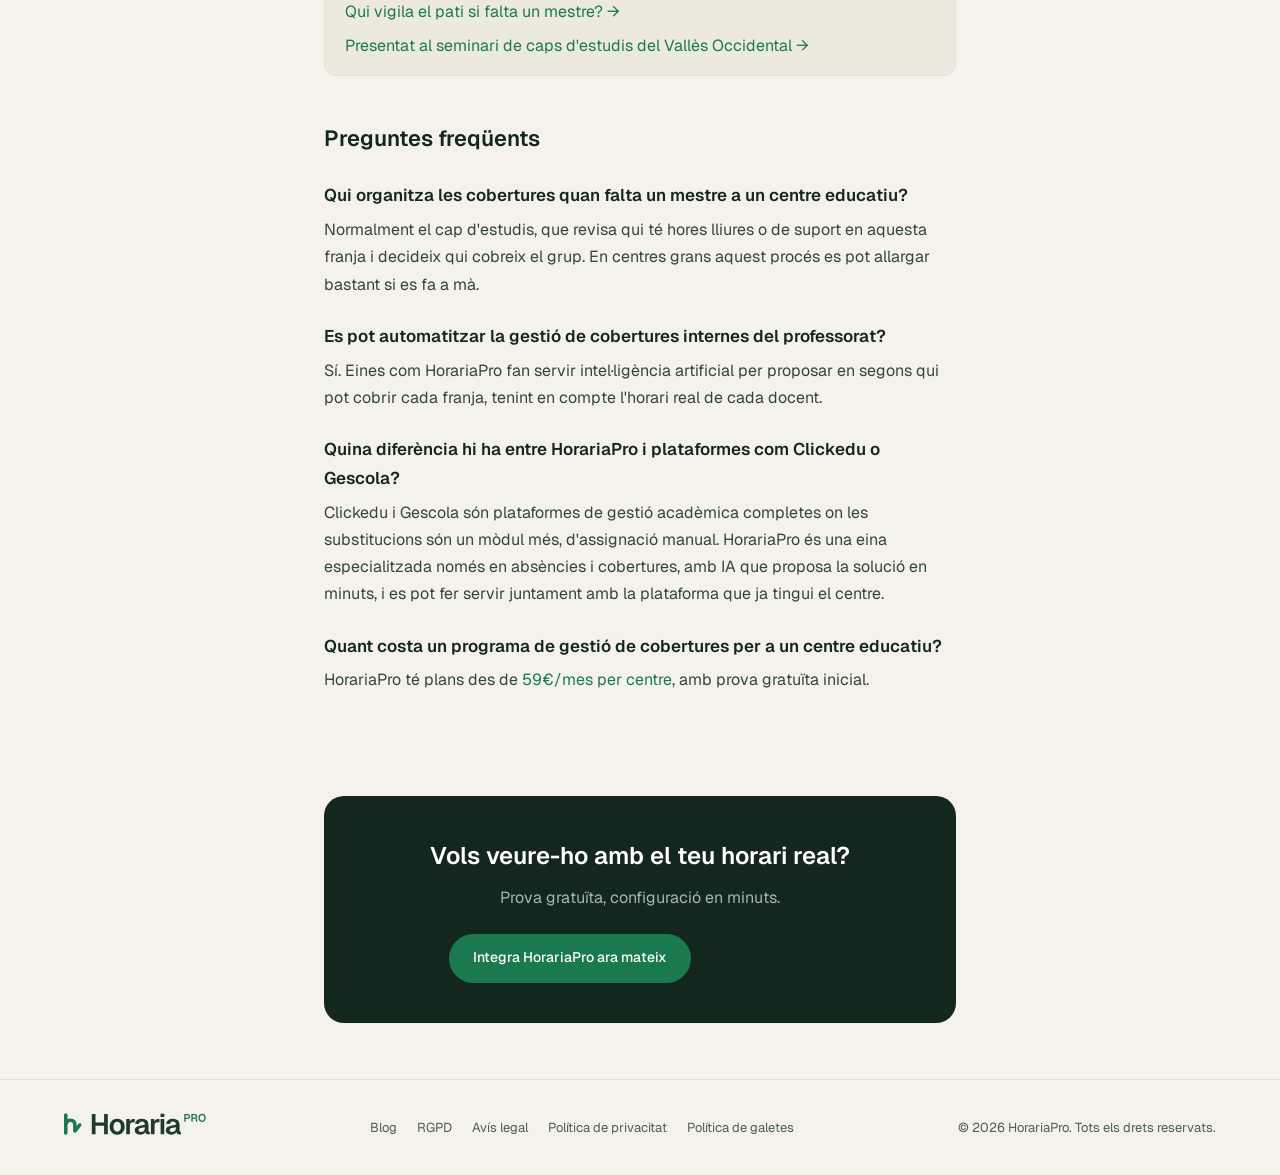
<file: guia-cobertures-professorat.html>
<!DOCTYPE html>
<html lang="ca">
<head>
  <meta charset="UTF-8" />
  <meta name="viewport" content="width=device-width, initial-scale=1.0" />
  <title>Gestió de cobertures del professorat: guia per a caps d'estudis — HorariaPro</title>
  <meta name="description" content="Com organitzar les cobertures i absències del professorat sense perdre hores cada matí: què fa malament l'Excel, com ho cobreixen Clickedu i Gescola, i com ho resol HorariaPro amb IA." />
  <link rel="canonical" href="https://horariapro.com/guia-cobertures-professorat.html" />
  <link rel="icon" type="image/svg+xml" href="/marca/icona/favicon.svg" />

  <!-- Open Graph -->
  <meta property="og:type" content="article" />
  <meta property="og:url" content="https://horariapro.com/guia-cobertures-professorat.html" />
  <meta property="og:site_name" content="HorariaPro" />
  <meta property="og:title" content="Gestió de cobertures del professorat: guia per a caps d'estudis" />
  <meta property="og:description" content="Com organitzar les cobertures i absències del professorat sense perdre hores cada matí." />
  <meta property="og:image" content="https://horariapro.com/og-image.png" />
  <meta property="og:locale" content="ca_ES" />

  <script type="application/ld+json">
  {
    "@context": "https://schema.org",
    "@type": "FAQPage",
    "mainEntity": [
      {
        "@type": "Question",
        "name": "Qui organitza les cobertures quan falta un mestre a un centre educatiu?",
        "acceptedAnswer": { "@type": "Answer", "text": "Normalment el cap d'estudis, que revisa qui té hores lliures o de suport en aquesta franja i decideix qui cobreix el grup. En centres grans aquest procés es pot allargar bastant si es fa a mà (paper, Excel o WhatsApp)." }
      },
      {
        "@type": "Question",
        "name": "Es pot automatitzar la gestió de cobertures internes del professorat?",
        "acceptedAnswer": { "@type": "Answer", "text": "Sí. Eines com HorariaPro fan servir intel·ligència artificial per proposar en segons qui pot cobrir cada franja, tenint en compte l'horari real de cada docent, sense haver de repassar-lo a mà." }
      },
      {
        "@type": "Question",
        "name": "Quina diferència hi ha entre HorariaPro i plataformes com Clickedu o Gescola?",
        "acceptedAnswer": { "@type": "Answer", "text": "Clickedu i Gescola són plataformes de gestió acadèmica completes (notes, famílies, facturació, etc.) on les substitucions són un mòdul més. HorariaPro és una eina especialitzada només en absències i cobertures, amb IA que proposa la solució en minuts, i es pot fer servir juntament amb la plataforma de gestió que ja tingui el centre." }
      },
      {
        "@type": "Question",
        "name": "Quant costa un programa de gestió de cobertures per a un centre educatiu?",
        "acceptedAnswer": { "@type": "Answer", "text": "HorariaPro té plans des de 59€/mes per centre, amb prova gratuïta inicial. El preu depèn del nombre de funcionalitats que necessiti el centre (vegeu horariapro.com/#preus)." }
      }
    ]
  }
  </script>

  <link rel="preconnect" href="https://fonts.googleapis.com" />
  <link href="https://fonts.googleapis.com/css2?family=Geist:wght@400;500;600&display=swap" rel="stylesheet" />
  <style>
    *, *::before, *::after { box-sizing: border-box; margin: 0; padding: 0; }
    :root {
      --black:   #14271F;
      --ink:     #1a1a1a;
      --ink-2:   #444;
      --ink-3:   #777;
      --ink-4:   #aaa;
      --border:  #e8e8e8;
      --bg:      #fff;
      --bg-2:    #f7f7f7;
      --green:    #1A7A4E;
      --green-lt: #EAF5EE;
      --r:       12px;
      --shadow:  0 2px 16px rgba(0,0,0,.07);
    }
    html { scroll-behavior: smooth; }
    body {
      font-family: 'Geist', sans-serif;
      color: var(--ink);
      background: var(--bg);
      font-size: 16px;
      line-height: 1.7;
      -webkit-font-smoothing: antialiased;
    }
    a { color: var(--green); text-decoration: none; }
    a:hover { text-decoration: underline; }

    nav {
      position: sticky; top: 0; z-index: 100;
      background: rgba(30,58,47,.96);
      backdrop-filter: blur(12px);
      padding: 0 5%;
      display: flex; align-items: center; justify-content: space-between;
      height: 60px;
      border-bottom: 1px solid rgba(255,255,255,.08);
    }
    .nav-logo { font-weight: 600; font-size: 18px; color: #fff; text-decoration: none; }
    .nav-back { font-size: 14px; color: rgba(255,255,255,.6); text-decoration: none; }
    .nav-back:hover { color: #fff; text-decoration: none; }

    .page-hero {
      background: var(--bg-2);
      border-bottom: 1px solid var(--border);
      padding: 56px 5% 40px;
    }
    .page-hero .tag {
      display: inline-block;
      background: var(--green-lt);
      color: var(--green);
      font-size: 12px;
      font-weight: 600;
      letter-spacing: 0;
      padding: 4px 12px;
      border-radius: 100px;
      margin-bottom: 16px;
    }
    .page-hero h1 { font-size: clamp(28px, 4vw, 40px); font-weight: 600; color: var(--ink); max-width: 780px; }
    .page-hero .updated { font-size: 13px; color: var(--ink-3); margin-top: 10px; }

    .content { max-width: 760px; margin: 0 auto; padding: 56px 5% 40px; }
    .content h2 { font-size: 22px; font-weight: 600; color: var(--ink); margin: 44px 0 14px; }
    .content h2:first-child { margin-top: 0; }
    .content h3 { font-size: 17px; font-weight: 600; color: var(--ink); margin: 24px 0 8px; }
    .content p { color: var(--ink-2); margin-bottom: 14px; }
    .content ul { color: var(--ink-2); padding-left: 20px; margin-bottom: 14px; }
    .content ul li { margin-bottom: 6px; }

    .callout {
      background: var(--green-lt);
      border-left: 4px solid var(--green);
      border-radius: 0 var(--r) var(--r) 0;
      padding: 18px 22px;
      margin: 28px 0;
    }
    .callout p { color: var(--ink); margin: 0 0 10px; }
    .callout p:last-child { margin-bottom: 0; }
    .callout strong { color: var(--green); }

    .related {
      background: var(--bg-2); border: 1px solid var(--border); border-radius: var(--r);
      padding: 16px 20px; margin: 28px 0;
    }
    .related span { font-size: 12px; font-weight: 600; color: var(--ink-3); letter-spacing: 0; display: block; margin-bottom: 6px; }

    .cta-box {
      max-width: 760px; margin: 40px auto 0; padding: 0 5%;
    }
    .cta-inner {
      background: var(--black); border-radius: 20px; padding: 40px 32px;
      text-align: center; color: #fff;
    }
    .cta-inner h2 { color: #fff; margin: 0 0 8px; }
    .cta-inner p { color: rgba(255,255,255,.65); margin-bottom: 22px; }
    .cta-btns { display: flex; gap: 12px; justify-content: center; flex-wrap: wrap; }
    .btn-primary {
      background: #fff; color: var(--black); padding: 12px 24px; border-radius: 10px;
      font-weight: 600; font-size: 14px; text-decoration: none;
    }
    .btn-secondary {
      background: rgba(255,255,255,.08); color: #fff; padding: 12px 24px; border-radius: 10px;
      font-weight: 600; font-size: 14px; text-decoration: none; border: 1px solid rgba(255,255,255,.2);
    }

    .faq-item { margin-bottom: 22px; }
    .faq-item h3 { margin-bottom: 6px; }

    footer {
      background: var(--bg-2); border-top: 1px solid var(--border);
      padding: 32px 5%; margin-top: 56px;
      display: flex; align-items: center; justify-content: space-between;
      flex-wrap: wrap; gap: 12px; font-size: 13px; color: var(--ink-3);
    }
    .footer-logo { font-weight: 600; color: var(--ink); }
    .footer-legal { display: flex; gap: 20px; flex-wrap: wrap; }
    .footer-legal a { color: var(--ink-3); font-size: 13px; }
    .footer-legal a:hover { color: var(--green); text-decoration: none; }

    .nav-right { display: flex; align-items: center; gap: 22px; }
    .nav-guides { position: relative; }
    .nav-guides summary {
      list-style: none; cursor: pointer; font-size: 14px; font-weight: 500;
      color: rgba(255,255,255,.6); display: flex; align-items: center; gap: 5px;
    }
    .nav-guides summary::-webkit-details-marker { display: none; }
    .nav-guides summary:hover, .nav-guides[open] summary { color: #fff; }
    .nav-guides-caret { font-size: 10px; transition: transform .15s ease; }
    .nav-guides[open] .nav-guides-caret { transform: rotate(180deg); }
    .nav-guides-menu {
      position: absolute; top: calc(100% + 12px); right: 0;
      background: var(--bg); border: 1px solid var(--border); border-radius: var(--r);
      box-shadow: var(--shadow); padding: 10px 0; min-width: 270px; z-index: 50;
    }
    .nav-guides-cat { font-size: 10.5px; font-weight: 600; color: var(--ink-4); letter-spacing: 0; padding: 8px 16px 4px; }
    .nav-guides-menu a { display: block; padding: 8px 16px; font-size: 13.5px; color: var(--ink); }
    .nav-guides-menu a:hover { background: var(--bg-2); color: var(--green); text-decoration: none; }
    .nav-guides-menu a.current { color: var(--green); font-weight: 600; }

    .lang-switch { position: relative; display: inline-flex; flex-shrink: 0; user-select: none; }
    .lang-switch__trigger { display: inline-flex; align-items: center; gap: 5px; background: transparent; border: 0; cursor: pointer; font-family: inherit; font-size: 13px; font-weight: 600; letter-spacing: .02em; color: rgba(255,255,255,.6); padding: 6px 4px; border-radius: 100px; transition: color .2s ease; }
    .lang-switch__trigger:hover, .lang-switch[data-open] .lang-switch__trigger { color: #fff; }
    .lang-switch__caret { transition: transform .25s ease; margin-top: 1px; }
    .lang-switch[data-open] .lang-switch__caret { transform: rotate(180deg); }
    .lang-switch__menu { position: absolute; top: calc(100% + 10px); right: 0; min-width: 8.5rem; padding: 5px; list-style: none; background: rgba(18,18,18,.97); border: 1px solid rgba(255,255,255,.12); border-radius: 10px; box-shadow: 0 12px 32px rgba(0,0,0,.35); opacity: 0; visibility: hidden; transform: translateY(-4px); transition: opacity .2s ease, transform .2s ease, visibility .2s ease; z-index: 1200; }
    .lang-switch[data-open] .lang-switch__menu { opacity: 1; visibility: visible; transform: translateY(0); }
    .lang-switch__opt { display: block; width: 100%; text-align: left; background: transparent; border: 0; cursor: pointer; font: 500 14px/1.2 inherit; font-family: inherit; color: rgba(255,255,255,.75); border-radius: 6px; padding: 9px 11px; }
    .lang-switch__opt:hover { color: #fff; background: rgba(255,255,255,.08); }
    .lang-switch__opt.is-active { color: #fff; font-weight: 600; }
  </style>
  <link rel="stylesheet" href="/marca.css" />
</head>
<body>

<nav>
  <a href="/" class="nav-logo" aria-label="Tornar a l'inici"><img src="/marca/logo/horaria-pro-sobre-pissarra.svg" alt="HorariaPro" style="height:30px; display:block;" /></a>
  <div class="nav-right">
    <details class="nav-guides">
      <summary>Guies <span class="nav-guides-caret">▾</span></summary>
      <div class="nav-guides-menu">
        <div class="nav-guides-cat">Cobertures</div>
        <a href="/guia-cobertures-professorat.html" class="current">Gestió de cobertures del professorat</a>
        <div class="nav-guides-cat">Pati</div>
        <a href="/gestio-pati-absencia-mestre.html">Qui vigila el pati si falta un mestre?</a>
      </div>
    </details>
    <div class="lang-switch" id="langSwitch">
      <button type="button" class="lang-switch__trigger" aria-haspopup="listbox" aria-expanded="false" aria-label="Idioma" title="Idioma">
        <span class="lang-switch__current" data-lang-current>CA</span>
        <svg class="lang-switch__caret" width="9" height="6" viewBox="0 0 10 6" aria-hidden="true"><path d="M1 1l4 4 4-4" fill="none" stroke="currentColor" stroke-width="1.4" stroke-linecap="round" stroke-linejoin="round"/></svg>
      </button>
      <ul class="lang-switch__menu" role="listbox">
        <li role="presentation"><button type="button" role="option" class="lang-switch__opt" data-set-lang="ca">Català</button></li>
        <li role="presentation"><button type="button" role="option" class="lang-switch__opt" data-set-lang="va">Valencià</button></li>
        <li role="presentation"><button type="button" role="option" class="lang-switch__opt" data-set-lang="es">Castellano</button></li>
      </ul>
    </div>
    <a href="/" class="nav-back">← Tornar a l'inici</a>
  </div>
</nav>

<div class="page-hero">
  <div style="max-width:780px; margin:0 auto;">
    <div class="tag">Guia per a caps d'estudis</div>
    <h1>Gestió de cobertures del professorat: com deixar de perdre-hi el matí sencer</h1>
    <p class="updated">Actualitzat: setembre de 2026</p>
  </div>
</div>

<div class="content">

  <h2>El problema de cada matí</h2>
  <p>Falta un mestre. Cal repassar qui té hores lliures o de suport en aquesta franja, comprovar que no coincideixi amb res més, avisar la persona, i fer-ho de nou si falta algú altre el mateix dia. En un centre de mida mitjana, aquest procés —fet a mà, amb l'horari en paper o en un Excel— es pot menjar fàcilment 30-60 minuts cada matí del cap d'estudis, just quan més falta fa aquest temps per a altres coses.</p>
  <p>No és un problema d'organització: és un problema d'eina. Repassar un horari sencer per trobar qui pot cobrir una franja és exactament el tipus de tasca que no hauria de fer una persona a mà cada dia.</p>

  <h2>Com ho cobreixen les plataformes de gestió de centres</h2>
  <p>La majoria de centres ja tenen contractada alguna plataforma de gestió acadèmica —<strong>Clickedu</strong> o <strong>Gescola</strong> són les més esteses a Catalunya— per a notes, comunicació amb famílies, facturació, etc. Totes dues incorporen un mòdul de "guàrdies i substitucions": el cap d'estudis crea la incidència i assigna manualment qui cobreix.</p>
  <p>Funciona, però és un mòdul secundari dins d'una eina molt més gran pensada per a tot el centre. L'assignació continua sent manual: la plataforma et deixa registrar-ho i que el substitut ho vegi al seu horari, però no et diu <em>qui</em> hauria de cobrir cada franja. Aquesta decisió —la part que realment consumeix temps— continua sent teva.</p>

  <h2>Com ho fa HorariaPro</h2>
  <p>HorariaPro no substitueix la plataforma de gestió acadèmica del centre (notes, famílies...) — és una eina especialitzada només en absències i cobertures, i es pot fer servir en paral·lel amb el que ja tingueu. La diferència és que la <strong>intel·ligència artificial proposa la cobertura en segons</strong>, analitzant l'horari real de tots els docents: qui té hores lliures, de suport o de substitució en aquesta franja concreta, sense que ningú hagi de repassar-ho a mà.</p>
  <ul>
    <li>El docent avisa de l'absència (des del mòbil o per WhatsApp) i la IA genera la proposta de cobertura a l'instant.</li>
    <li>El cap d'estudis confirma amb un clic — o ajusta-la si cal.</li>
    <li>Tothom afectat (el cobridor, el tutor, el coordinador de cicle) rep la notificació automàticament, sense haver d'avisar un per un.</li>
  </ul>

  <div class="callout">
    <p><strong>En xifres:</strong> el que abans eren 30-60 minuts repassant l'horari, amb HorariaPro són minuts, no hores.</p>
  </div>

  <div class="related">
    <span>Relacionat</span>
    <a href="/gestio-pati-absencia-mestre.html">Qui vigila el pati si falta un mestre? →</a>
    <a href="/presentacio-seminari-caps-estudis.html" style="display:block; margin-top:6px;">Presentat al seminari de caps d'estudis del Vallès Occidental →</a>
  </div>

  <h2>Preguntes freqüents</h2>

  <div class="faq-item">
    <h3>Qui organitza les cobertures quan falta un mestre a un centre educatiu?</h3>
    <p>Normalment el cap d'estudis, que revisa qui té hores lliures o de suport en aquesta franja i decideix qui cobreix el grup. En centres grans aquest procés es pot allargar bastant si es fa a mà.</p>
  </div>

  <div class="faq-item">
    <h3>Es pot automatitzar la gestió de cobertures internes del professorat?</h3>
    <p>Sí. Eines com HorariaPro fan servir intel·ligència artificial per proposar en segons qui pot cobrir cada franja, tenint en compte l'horari real de cada docent.</p>
  </div>

  <div class="faq-item">
    <h3>Quina diferència hi ha entre HorariaPro i plataformes com Clickedu o Gescola?</h3>
    <p>Clickedu i Gescola són plataformes de gestió acadèmica completes on les substitucions són un mòdul més, d'assignació manual. HorariaPro és una eina especialitzada només en absències i cobertures, amb IA que proposa la solució en minuts, i es pot fer servir juntament amb la plataforma que ja tingui el centre.</p>
  </div>

  <div class="faq-item">
    <h3>Quant costa un programa de gestió de cobertures per a un centre educatiu?</h3>
    <p>HorariaPro té plans des de <a href="/#preus">59€/mes per centre</a>, amb prova gratuïta inicial.</p>
  </div>

</div>

<div class="cta-box">
  <div class="cta-inner">
    <h2>Vols veure-ho amb el teu horari real?</h2>
    <p>Prova gratuïta, configuració en minuts.</p>
    <div class="cta-btns">
      <a href="/incorporacio.html" class="btn-primary">Integra HorariaPro ara mateix</a>
      <a href="/#preus" class="btn-secondary">Veure preus</a>
    </div>
  </div>
</div>

<footer>
  <div class="footer-logo"><img src="/marca/logo/horaria-pro-sobre-clar.svg" alt="Horaria Pro" style="height:24px;" /></div>
  <div class="footer-legal">
    <a href="/blog.html">Blog</a>
    <a href="/rgpd.html">RGPD</a>
    <a href="/avis-legal.html">Avís legal</a>
    <a href="/politica-privacitat.html">Política de privacitat</a>
    <a href="/politica-cookies.html">Política de galetes</a>
  </div>
  <div>© 2026 HorariaPro. Tots els drets reservats.</div>
</footer>

<script src="/i18n.js?v=6"></script>
<script src="/i18n-guies.js?v=2"></script>
<script src="/analytics.js" defer></script>
<script src="/marca.js" defer></script>
</body>
</html>
</file>
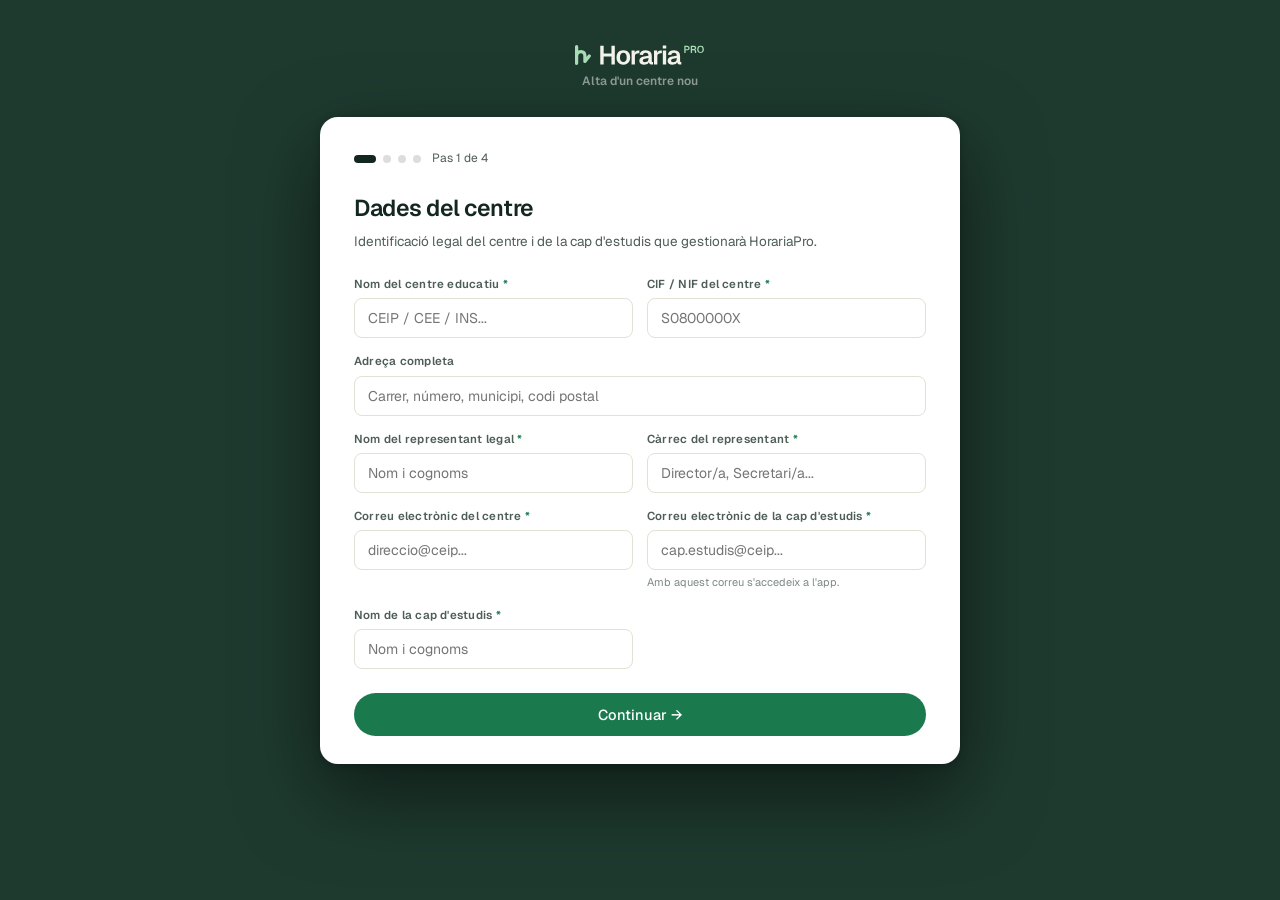
<file: incorporacio.html>
<!DOCTYPE html>
<html lang="ca">
<head>
<meta charset="UTF-8" />
<meta name="viewport" content="width=device-width, initial-scale=1.0" />
<title>Alta d'un centre nou — HorariaPro</title>
<link rel="preconnect" href="https://fonts.googleapis.com" />
<link href="https://fonts.googleapis.com/css2?family=Geist:wght@400;500;600&display=swap" rel="stylesheet" />
<style>
  *, *::before, *::after { box-sizing: border-box; margin: 0; padding: 0; }
  :root {
    --ink: #1a1a1a; --ink-2: #444; --ink-3: #777; --ink-4: #aaa;
    --border: #e8e8e8; --border-2: #ddd; --bg-2: #f7f7f7; --surface: #fff;
    --blue: #2563eb; --blue-lt: #eff6ff;
    --green: #16a34a; --green-lt: #f0fdf4;
    --purple: #1A7A4E; --purple-lt: #A8DDB5;
    --r: 18px; --r-sm: 8px;
    --sh-lg: 0 30px 80px rgba(0,0,0,.5), 0 2px 8px rgba(0,0,0,.2);
  }
  body {
    font-family: 'Geist', sans-serif; color: var(--ink); font-size: 15px; line-height: 1.6;
    -webkit-font-smoothing: antialiased;
    min-height: 100vh;
    background: radial-gradient(1100px 700px at 18% -8%, #241a3d, #0a0a0f 62%);
    display: flex; flex-direction: column; align-items: center;
    padding: 44px 16px 60px;
  }
  a { color: var(--blue); text-decoration: none; }

  .wiz-brand { display: flex; align-items: center; gap: 10px; margin-bottom: 6px; }
  .wiz-brand img { height: 22px; width: auto; display: block; }
  .wiz-eyebrow {
    color: rgba(255,255,255,.5); font-size: 12px; font-weight: 600; letter-spacing: 0;
    margin-bottom: 26px; text-align: center;
  }

  .wiz-card {
    background: var(--surface); border-radius: var(--r); width: 100%; max-width: 640px;
    box-shadow: var(--sh-lg); padding: 32px 34px 28px;
  }
  @media (max-width: 640px) { .wiz-card { padding: 24px 20px 20px; border-radius: 16px; } }

  #wiz-progress { display: flex; align-items: center; gap: 7px; margin-bottom: 22px; }
  .wiz-dot { width: 8px; height: 8px; border-radius: 5px; background: var(--border-2); transition: all .2s; }
  .wiz-dot.on { background: var(--ink); }
  .wiz-dot.cur { width: 22px; }
  #wiz-steplabel { font-size: 12px; color: var(--ink-3); margin-left: 4px; }

  .wiz-step h2 { font-weight: 600; letter-spacing: -.02em; font-size: 23px; margin: 0 0 4px; color: var(--ink); }
  .wiz-step > p.wiz-sub { color: var(--ink-3); font-size: 13.5px; margin: 0 0 22px; }

  .fields { display: grid; grid-template-columns: 1fr 1fr; gap: 14px; margin-bottom: 6px; }
  .field-full { grid-column: 1 / -1; }
  @media (max-width: 640px) { .fields { grid-template-columns: 1fr; } }
  .field label { display: block; font-size: 11.5px; font-weight: 600; color: var(--ink-3); margin-bottom: 5px; letter-spacing: .02em; }
  .field label .req { color: var(--blue); }
  .field input, .field select, .field textarea {
    width: 100%; border: 1.5px solid var(--border); border-radius: var(--r-sm);
    padding: 10px 13px; font-size: 14px; font-family: inherit; color: var(--ink);
    background: var(--surface); transition: border-color .15s; outline: none;
  }
  .field input:focus, .field select:focus, .field textarea:focus { border-color: var(--blue); }
  .field textarea { resize: vertical; min-height: 80px; }
  .field .hint { font-size: 11px; color: var(--ink-4); margin-top: 4px; }
  .field-err { border-color: #dc2626 !important; }
  #wiz-err0 { color: #dc2626; font-size: 12.5px; margin: 10px 0 0; display: none; }

  .check-group { display: grid; grid-template-columns: repeat(auto-fill, minmax(190px, 1fr)); gap: 9px; margin-top: 6px; }
  .check-opt { display: flex; align-items: center; gap: 8px; cursor: pointer; }
  .check-opt input[type=checkbox] { accent-color: var(--blue); width: 16px; height: 16px; flex-shrink: 0; }
  .check-opt span { font-size: 13.5px; color: var(--ink-2); }

  /* Plans */
  .plans-toggle { display: flex; background: var(--bg-2); border: 1px solid var(--border); border-radius: 8px; padding: 3px; width: fit-content; margin-bottom: 18px; gap: 2px; }
  .plans-toggle button { border: none; border-radius: 6px; padding: 7px 16px; font-size: 12.5px; font-weight: 600; font-family: inherit; cursor: pointer; background: transparent; color: var(--ink-3); transition: all .15s; }
  .plans-toggle button.active { background: #fff; color: var(--ink); box-shadow: 0 1px 4px rgba(0,0,0,.10); }
  .plans-grid { display: grid; grid-template-columns: repeat(2, 1fr); gap: 12px; }
  @media (max-width: 460px) { .plans-grid { grid-template-columns: 1fr; } }
  .plan-card { border: 2px solid var(--border); border-radius: 14px; padding: 16px 18px; cursor: pointer; transition: all .15s; position: relative; background: var(--surface); }
  .plan-card:hover { border-color: #93c5fd; }
  .plan-card.selected { border-color: var(--blue); background: var(--blue-lt); }
  .plan-card.plan-gratuit { border-color: var(--green); }
  .plan-card.plan-gratuit.selected { background: var(--green-lt); }
  .plan-card.plan-pro { border-color: var(--ink); background: var(--ink); color: #fff; }
  .plan-card.plan-pro:hover { border-color: #374151; }
  .plan-card.plan-pro.selected { border-color: #3b82f6; box-shadow: 0 0 0 3px rgba(59,130,246,.35); }
  .plan-badge { position: absolute; top: -9px; left: 16px; background: var(--blue); color: #fff; font-size: 9.5px; font-weight: 600; padding: 2px 10px; border-radius: 100px; white-space: nowrap; letter-spacing: 0; }
  .plan-nom { font-size: 10.5px; font-weight: 600; letter-spacing: 0; color: var(--ink-3); margin-bottom: 5px; }
  .plan-card.plan-pro .plan-nom { color: rgba(255,255,255,.5); }
  .plan-preu { font-size: 26px; font-weight: 600; color: var(--ink); letter-spacing: -.02em; line-height: 1; }
  .plan-card.plan-pro .plan-preu { color: #fff; }
  .plan-preu-mes { font-size: 12px; color: var(--ink-3); font-weight: 400; }
  .plan-card.plan-pro .plan-preu-mes { color: rgba(255,255,255,.5); }
  .plan-lim { font-size: 11px; color: var(--ink-4); margin-top: 3px; }
  .plan-card.plan-pro .plan-lim { color: rgba(255,255,255,.4); }
  .plan-anual-info { font-size: 10px; color: var(--green); font-weight: 600; margin-top: 5px; background: var(--green-lt); border-radius: 4px; padding: 2px 7px; display: inline-block; }
  .plan-card.plan-pro .plan-anual-info { color: #A8DDB5; background: rgba(168,221,181,.15); }
  .plan-features { list-style: none; padding: 0; margin: 8px 0 0; font-size: 10.5px; color: var(--ink-3); line-height: 1.6; }
  .plan-features li::before { content: "✓ "; color: var(--green); font-weight: 600; }
  #plan-error { display: none; color: #dc2626; font-size: 12.5px; margin-top: 10px; }

  /* Navegació de passos */
  .wiz-nav { display: flex; gap: 10px; margin-top: 24px; }
  .btn { border: none; border-radius: var(--r-sm); padding: 12px 20px; font-size: 14.5px; font-weight: 600; cursor: pointer; font-family: inherit; transition: opacity .15s, background .15s; }
  .btn-primary { background: var(--ink); color: #fff; flex: 1; }
  .btn-primary:hover { opacity: .88; }
  .btn-primary:disabled { opacity: .5; cursor: not-allowed; }
  .btn-ghost { background: var(--bg-2); color: var(--ink-2); }
  .btn-print { background: var(--surface); color: var(--ink); border: 1.5px solid var(--border-2); }

  /* Contracte */
  #contract-preview {
    background: #fff; border: 1px solid var(--border); border-radius: 12px;
    max-height: 46vh; overflow-y: auto;
  }
  .cp-portada { background: var(--ink); color: #fff; padding: 28px 26px 24px; border-radius: 11px 11px 0 0; }
  .cp-logo { font-family: 'Geist', sans-serif; font-weight: 600; font-size: 17px; color: #93c5fd; letter-spacing: -.3px; margin-bottom: 20px; }
  .cp-titol h1 { font-size: 17px; font-weight: 600; line-height: 1.3; }
  .cp-titol .sub { color: rgba(255,255,255,.55); font-size: 11.5px; margin-top: 6px; }
  .cp-parts { display: grid; grid-template-columns: 1fr 1fr; gap: 14px; margin-top: 22px; padding-top: 18px; border-top: 1px solid rgba(255,255,255,.15); }
  @media (max-width: 480px) { .cp-parts { grid-template-columns: 1fr; } }
  .cp-part { background: rgba(255,255,255,.08); border: 1px solid rgba(255,255,255,.12); border-radius: 8px; padding: 13px 15px; }
  .cp-part .rol { font-size: 9.5px; font-weight: 600; letter-spacing: 0; color: #93c5fd; margin-bottom: 5px; }
  .cp-part .nom { font-size: 13px; font-weight: 600; }
  .cp-part .det { font-size: 11px; color: rgba(255,255,255,.55); margin-top: 3px; line-height: 1.6; }

  .cp-body { padding: 24px 26px; font-family: Georgia, serif; font-size: 10.5pt; line-height: 1.65; color: #333; }
  .cp-body h2 { font-family: 'Geist', sans-serif; font-size: 12px; font-weight: 600; color: #1e40af; letter-spacing: 0; margin: 24px 0 8px; padding-bottom: 5px; border-bottom: 2px solid #dbeafe; }
  .cp-body h2:first-child { margin-top: 0; }
  .cp-body p { color: #555; margin-bottom: 9px; }
  .cp-body ul { color: #555; padding-left: 18px; margin-bottom: 10px; }
  .cp-body ul li { margin-bottom: 4px; }
  .cp-body .hl { background: #eff6ff; border-left: 4px solid #2563eb; padding: 10px 14px; border-radius: 0 6px 6px 0; margin-bottom: 12px; }
  .cp-body .hl p { margin: 0; color: #1e3a8a; font-family: 'Geist', sans-serif; font-size: 12px; }
  .cp-body table { width: 100%; border-collapse: collapse; font-family: 'Geist', sans-serif; font-size: 11px; margin-bottom: 14px; }
  .cp-body table th { background: #1e3a8a; color: #fff; padding: 7px 9px; text-align: left; }
  .cp-body table td { padding: 7px 9px; border: 1px solid #e5e7eb; color: #555; vertical-align: top; }
  .cp-body table tr:nth-child(even) td { background: #f8fafc; }
  .cp-sigs { padding: 24px 26px 28px; border-top: 1px solid #e5e7eb; display: grid; grid-template-columns: 1fr 1fr; gap: 32px; }
  @media (max-width: 480px) { .cp-sigs { grid-template-columns: 1fr; } }
  .cp-sig .rol { font-family: 'Geist', sans-serif; font-size: 9.5px; font-weight: 600; letter-spacing: 0; color: #2563eb; margin-bottom: 4px; }
  .cp-sig .nom { font-weight: 600; font-size: 12.5px; }
  .cp-sig .det { font-size: 11px; color: #777; margin-top: 3px; line-height: 1.5; }
  .cp-sig .linia { margin-top: 44px; border-top: 1px solid #333; padding-top: 7px; font-family: 'Geist', sans-serif; font-size: 10.5px; color: #777; }
  .cp-peu { font-family: 'Geist', sans-serif; font-size: 10.5px; color: #aaa; text-align: center; padding: 16px 26px; border-top: 1px solid #f0f0f0; }

  #wiz-submit-err { color: #dc2626; font-size: 12.5px; margin-top: 10px; display: none; }

  /* Pas final */
  .wiz-done { text-align: center; padding: 6px 4px; }
  .wiz-done .ico { font-size: 38px; margin-bottom: 12px; }
  .wiz-done h2 { margin-bottom: 8px; }
  .wiz-done p { color: var(--ink-3); font-size: 13.5px; margin-bottom: 22px; line-height: 1.6; }

  @media print {
    body * { visibility: hidden; }
    #contract-preview, #contract-preview * { visibility: visible; }
    #contract-preview { position: absolute; left: 0; top: 0; width: 100%; max-height: none; overflow: visible; border: none; }
    body { background: #fff; }
  }
</style>
  <link rel="stylesheet" href="/marca.css" />
</head>
<body class="on-pissarra">

<div class="wiz-brand"><img src="/marca/logo/horaria-pro-sobre-pissarra.svg" alt="Horaria Pro" /></div>
<div class="wiz-eyebrow">Alta d'un centre nou</div>

<div class="wiz-card">

  <div id="wiz-progress">
    <div class="wiz-dot" data-dot="0"></div>
    <div class="wiz-dot" data-dot="1"></div>
    <div class="wiz-dot" data-dot="2"></div>
    <div class="wiz-dot" data-dot="3"></div>
    <span id="wiz-steplabel">Pas 1 de 4</span>
  </div>

  <!-- PAS 0 — Dades del centre -->
  <div class="wiz-step" data-step="0">
    <h2>Dades del centre</h2>
    <p class="wiz-sub">Identificació legal del centre i de la cap d'estudis que gestionarà HorariaPro.</p>
    <div class="fields">
      <div class="field">
        <label>Nom del centre educatiu <span class="req">*</span></label>
        <input type="text" id="centre_nom" placeholder="CEIP / CEE / INS..." />
      </div>
      <div class="field">
        <label>CIF / NIF del centre <span class="req">*</span></label>
        <input type="text" id="centre_cif" placeholder="S0800000X" />
      </div>
      <div class="field field-full">
        <label>Adreça completa</label>
        <input type="text" id="centre_adreca" placeholder="Carrer, número, municipi, codi postal" />
      </div>
      <div class="field">
        <label>Nom del representant legal <span class="req">*</span></label>
        <input type="text" id="representant_nom" placeholder="Nom i cognoms" />
      </div>
      <div class="field">
        <label>Càrrec del representant <span class="req">*</span></label>
        <input type="text" id="representant_carrec" placeholder="Director/a, Secretari/a..." />
      </div>
      <div class="field">
        <label>Correu electrònic del centre <span class="req">*</span></label>
        <input type="email" id="centre_email" placeholder="direccio@ceip..." />
      </div>
      <div class="field">
        <label>Correu electrònic de la cap d'estudis <span class="req">*</span></label>
        <input type="email" id="email_jefa" placeholder="cap.estudis@ceip..." />
        <div class="hint">Amb aquest correu s'accedeix a l'app.</div>
      </div>
      <div class="field">
        <label>Nom de la cap d'estudis <span class="req">*</span></label>
        <input type="text" id="nom_jefa" placeholder="Nom i cognoms" />
      </div>
    </div>
    <p id="wiz-err0">Si us plau, omple tots els camps obligatoris (*).</p>
    <div class="wiz-nav">
      <button class="btn btn-primary" onclick="tryGoStep(1)" data-track="incorp_step0_continuar">Continuar →</button>
    </div>
  </div>

  <!-- PAS 1 — Perfil operatiu -->
  <div class="wiz-step" data-step="1" hidden>
    <h2>Perfil del centre</h2>
    <p class="wiz-sub">Ajuda'ns a conèixer millor el centre — això també servirà per personalitzar Horaria.</p>
    <div class="fields">
      <div class="field">
        <label>Nombre aproximat de docents</label>
        <input type="number" id="num_docents" placeholder="25" min="1" />
      </div>
      <div class="field">
        <label>Etapes educatives</label>
        <select id="etapes">
          <option value="infantil i primaria">Infantil i Primària</option>
          <option value="primaria">Primària (sense infantil)</option>
          <option value="infantil">Infantil</option>
          <option value="educació especial">Educació especial (CEE)</option>
          <option value="secundaria">Secundària</option>
          <option value="altres">Altres</option>
        </select>
      </div>
      <div class="field field-full">
        <label>Serveis i recursos especials del centre</label>
        <div class="check-group">
          <label class="check-opt"><input type="checkbox" id="te_siei" /><span>Aula SIEI o SIEI+</span></label>
          <label class="check-opt"><input type="checkbox" id="te_educadores" /><span>Educadores / vetlladores</span></label>
          <label class="check-opt"><input type="checkbox" id="te_mesi" /><span>Personal MESI</span></label>
          <label class="check-opt"><input type="checkbox" id="te_acollida" /><span>Aula d'acollida</span></label>
          <label class="check-opt"><input type="checkbox" id="horari_tarda" /><span>Horari de tarda (fins a les 16:30)</span></label>
          <label class="check-opt"><input type="checkbox" id="horari_intensiu" /><span>Horari intensiu / compactat</span></label>
        </div>
      </div>
      <div class="field field-full">
        <label for="idioma">Idioma de l'app per al centre</label>
        <select id="idioma">
          <option value="ca">Català</option>
          <option value="va">Valencià</option>
          <option value="es">Castellano</option>
        </select>
        <div class="hint">Serà l'idioma per defecte de l'equip. Cada persona el pot canviar quan vulga des de l'app.</div>
      </div>
      <div class="field field-full">
        <label>Particularitats del centre o notes</label>
        <textarea id="notes" placeholder="Alumnes amb necessitats especials, personal compartit amb altres centres, règim especial..."></textarea>
        <div class="hint">Com més context, millor podrà configurar-se la IA de cobertures des del primer dia.</div>
      </div>
    </div>
    <div class="wiz-nav">
      <button class="btn btn-ghost" onclick="showStep(0)">← Enrere</button>
      <button class="btn btn-primary" onclick="tryGoStep(2)" data-track="incorp_step1_continuar">Continuar →</button>
    </div>
  </div>

  <!-- PAS 2 — Pla -->
  <div class="wiz-step" data-step="2" hidden>
    <h2>Tria el teu pla</h2>
    <p class="wiz-sub">Pots començar gratis i canviar de pla quan vulguis.</p>

    <div class="plans-toggle">
      <button type="button" id="toggle-mensual" class="active" onclick="setModalitat('mensual')">Mensual</button>
      <button type="button" id="toggle-anual" onclick="setModalitat('anual')">Anual (2 mesos gratis)</button>
    </div>

    <div class="plans-grid">
      <div class="plan-card plan-gratuit" id="plan-gratuit" onclick="selectPlan('gratuit')">
        <div class="plan-nom">Gratuït</div>
        <div><span class="plan-preu" id="preu-gratuit">0 €</span><span class="plan-preu-mes">/3 mesos</span></div>
        <div class="plan-lim">3 mesos o 90 propostes IA</div>
        <ul class="plan-features">
          <li>Proposta de cobertures amb IA (90&nbsp;u.)</li>
          <li>Notificacions automàtiques</li>
          <li>Normes i context IA personalitzat</li>
          <li>Historial i informes (ATRI)</li>
          <li>Suport per correu electrònic</li>
          <li>Gestió dels torns del pati (3&nbsp;u.)</li>
          <li>Gestió de sortides amb acompanyants (10&nbsp;u.)</li>
          <li>Gestió del Treball Personal (10&nbsp;u.)</li>
        </ul>
      </div>
      <div class="plan-card plan-pro" id="plan-escola" onclick="selectPlan(planTierAuto)">
        <div class="plan-nom" id="escola-nom">Estàndard</div>
        <div><span class="plan-preu" id="preu-escola">59 €</span><span class="plan-preu-mes" id="suf-escola">/mes</span></div>
        <div class="plan-lim" id="escola-docents">Segons el nombre de docents del centre</div>
        <div class="plan-anual-info" id="anual-escola" style="display:none;"></div>
        <ul class="plan-features">
          <li>Proposta de cobertures amb IA</li>
          <li>Notificacions automàtiques</li>
          <li>Normes i context IA personalitzat</li>
          <li>Historial i informes d'absències (ATRI)</li>
          <li>Suport per correu electrònic</li>
          <li>Gestió dels torns del pati</li>
          <li>Gestió de sortides amb acompanyants</li>
          <li>Gestió del Treball Personal</li>
          <li>Gestió d'horaris de jornada intensiva</li>
          <li>Chat Horaria per WhatsApp</li>
          <li>Implantació gratuïta</li>
        </ul>
      </div>
    </div>
    <p id="plan-error">Si us plau, selecciona un pla.</p>
    <input type="hidden" id="preu_mensual" />
    <input type="hidden" id="modalitat_hidden" value="mensual" />
    <div class="wiz-nav">
      <button class="btn btn-ghost" onclick="showStep(1)">← Enrere</button>
      <button class="btn btn-primary" onclick="tryGoStep(3)" data-track="incorp_step2_continuar">Continuar →</button>
    </div>
  </div>

  <!-- PAS 3 — Contracte -->
  <div class="wiz-step" data-step="3" hidden>
    <h2>Revisa el contracte</h2>
    <p class="wiz-sub">Amb les dades introduïdes hem generat el contracte de servei. Pots imprimir-lo o desar-lo en PDF abans de continuar.</p>

    <div id="contract-preview">
      <div class="cp-portada">
        <div class="cp-logo">HorariaPro</div>
        <div class="cp-titol">
          <h1>Contracte de prestació de serveis<br>i encàrrec de tractament de dades</h1>
          <div class="sub">Versió 1.0 · <span id="cp-data"></span> · D'acord amb el RGPD (UE) 2016/679</div>
        </div>
        <div class="cp-parts">
          <div class="cp-part">
            <div class="rol">Proveïdor · Encarregat del Tractament</div>
            <div class="nom">Jorge Villalba</div>
            <div class="det">HorariaPro<br>horaria@horariapro.com<br>horariapro.com</div>
          </div>
          <div class="cp-part">
            <div class="rol">Client · Responsable del Tractament</div>
            <div class="nom" id="cp-centre-nom">—</div>
            <div class="det" id="cp-centre-det">—</div>
          </div>
        </div>
      </div>

      <div class="cp-body">
        <h2>Exposició prèvia</h2>
        <p><strong>PRIMER.</strong> Jorge Villalba, d'ara endavant <strong>"el Proveïdor"</strong>, és el titular i desenvolupador d'HorariaPro, una plataforma SaaS per a la gestió automatitzada d'absències i cobertures del personal docent en centres educatius.</p>
        <p><strong>SEGON.</strong> <strong id="cp-centre-nom2">—</strong>, d'ara endavant <strong>"el Client"</strong>, és un centre educatiu que subscriu el servei HorariaPro per gestionar les absències del seu personal i l'assignació de cobertures.</p>
        <p><strong>TERCER.</strong> En la prestació del servei, el Proveïdor tractarà dades del personal docent del Client com a encarregat del tractament (art. 28 RGPD). Aquest contracte regula tant les condicions comercials com les obligacions en matèria de protecció de dades.</p>

        <h2>Part I — Condicions del servei</h2>
        <p><strong>Cl. 1. Objecte.</strong> El Proveïdor presta al Client accés a la plataforma HorariaPro / GDOCENT: registre d'absències, cobertures per IA, quadre en temps real, gestió del Treball Personal (TP), extracció d'horaris, historial i informes.</p>
        <p><strong>Cl. 2. Durada.</strong> El contracte entra en vigor en la data de signatura i té durada d'un (1) any, prorrogable automàticament. Les parts poden no renovar amb un preavís de 30 dies. Els primers tres (3) mesos són de prova sense cost.</p>
        <p><strong>Cl. 3. Preu i forma de pagament.</strong></p>
        <div class="hl"><p id="cp-preu">Quota mensual: — €/mes · Modalitat: —</p></div>
        <p>Pagament per transferència o domiciliació els primers 10 dies de cada període. En cas d'impagament superior a 30 dies, el Proveïdor pot suspendre l'accés fins a regularització.</p>
        <p><strong>Cl. 4. Obligacions del Proveïdor.</strong> Disponibilitat objectiu del 99&nbsp;% mensual; suport tècnic per correu electrònic (48&nbsp;h hàbils); configuració inicial del centre; aïllament complet de dades; notificació d'incidents en 72&nbsp;h.</p>
        <p><strong>Cl. 5. Obligacions del Client.</strong> Facilitar dades de configuració inicial (docents, horaris, grups); designar persona de contacte; vetllar perquè només accedeixi al servei el personal autoritzat, amb el seu compte de Google del centre o XTEC; abonar les quotes en termini.</p>
        <p><strong>Cl. 6. Propietat intel·lectual.</strong> El Proveïdor conserva tots els drets sobre HorariaPro. El contracte atorga al Client una llicència d'ús no exclusiva i intransferible durant la vigència.</p>
        <p><strong>Cl. 7. Limitació de responsabilitat.</strong> La responsabilitat màxima del Proveïdor queda limitada a tres (3) mesos de quota. Les propostes de la IA tenen caràcter orientatiu i no vinculant.</p>
        <p><strong>Cl. 8. Resolució.</strong> Per incompliment greu (preavís 15 dies hàbils per esmenar) o per mutu acord. Resolució unilateral del Client: 30 dies de preavís. A la resolució, les dades queden disponibles 30 dies en format exportable i posteriorment s'eliminen.</p>

        <h2>Part II — Encàrrec de tractament (art. 28 RGPD)</h2>
        <p><strong>Cl. 9. Parts.</strong> El Client actua com a <strong>Responsable del Tractament</strong>. El Proveïdor actua com a <strong>Encarregat del Tractament</strong>.</p>
        <p><strong>Cl. 10. Descripció del tractament encarregat.</strong></p>
        <table>
          <tr><th>Element</th><th>Descripció</th></tr>
          <tr><td>Finalitat</td><td>Gestió d'absències, cobertures i Treball Personal del personal docent</td></tr>
          <tr><td>Tipus de dades</td><td>Nom, correu electrònic, horari lectiu, absències, cobertures, deutes TP</td></tr>
          <tr><td>Interessats</td><td>Personal docent i de suport educatiu del centre</td></tr>
          <tr><td>Durada</td><td>Durant la vigència del contracte + 30 dies per exportar</td></tr>
        </table>
        <p><strong>Cl. 11. Obligacions de l'Encarregat.</strong> Tractar dades únicament per instruccions documentades del Responsable; garantir confidencialitat; implementar mesures de seguretat (art. 32 RGPD); gestionar subencàrregats; assistir en drets dels interessats; notificar violacions en 72&nbsp;h; suprimir o retornar dades en finalitzar.</p>
        <p><strong>Cl. 12. Subencàrregats autoritzats.</strong></p>
        <table>
          <tr><th>Subencàrregat</th><th>Servei</th><th>Ubicació</th></tr>
          <tr><td>Supabase Inc.</td><td>Base de dades</td><td>UE (EU-West)</td></tr>
          <tr><td>Anthropic PBC</td><td>IA de cobertures</td><td>EUA (clàusules contractuals UE)</td></tr>
          <tr><td>Cloudflare Inc.</td><td>Proxy IA</td><td>EUA/UE (clàusules contractuals UE)</td></tr>
          <tr><td>Google LLC</td><td>Notificacions per correu electrònic</td><td>EUA (clàusules contractuals UE)</td></tr>
        </table>
        <p><strong>Cl. 13. Mesures de seguretat.</strong> HTTPS/TLS en trànsit; xifratge en repòs; autenticació amb el compte de Google del centre o XTEC; aïllament per centre; còpies de seguretat automàtiques; control d'accés per rol; emmagatzemament a la UE.</p>
        <p><strong>Cl. 14–16.</strong> Drets dels interessats: el Responsable és l'interlocutor principal. Eliminació de dades: 30 dies per exportar + 30 dies per eliminar + certificat d'eliminació opcional. Violacions: notificació en 72&nbsp;h amb detall de la incidència.</p>

        <h2>Part III — Disposicions Finals</h2>
        <p><strong>Cl. 17.</strong> Llei espanyola aplicable. Jurisdicció dels tribunals competents. <strong>Cl. 18.</strong> Modificacions per escrit i signades per ambdues parts. <strong>Cl. 19.</strong> Comunicacions per correu electrònic a les adreces indicades. <strong>Cl. 20.</strong> Document complet que substitueix acords anteriors. En cas de contradicció, prevaldrà la Part II en matèria de protecció de dades.</p>
      </div>

      <div class="cp-sigs">
        <div class="cp-sig">
          <div class="rol">Proveïdor · Encarregat del Tractament</div>
          <div class="nom">Jorge Villalba</div>
          <div class="det">HorariaPro · horaria@horariapro.com</div>
          <div class="linia">Signatura i segell<br><br>Lloc: _________________ Data: _________________</div>
        </div>
        <div class="cp-sig">
          <div class="rol">Client · Responsable del Tractament</div>
          <div class="nom" id="cp-sig-nom">—</div>
          <div class="det" id="cp-sig-det">—</div>
          <div class="linia">Signatura i segell del centre<br><br>Lloc: _________________ Data: _________________</div>
        </div>
      </div>

      <div class="cp-peu">HorariaPro · horaria@horariapro.com · horariapro.com · Contracte v1.0</div>
    </div>

    <div class="wiz-nav" style="margin-top:14px;">
      <button class="btn btn-print" onclick="window.print()">🖨️ Generar / desar en PDF</button>
    </div>
    <p id="wiz-submit-err"></p>
    <div class="wiz-nav">
      <button class="btn btn-ghost" onclick="showStep(2)">← Enrere</button>
      <button class="btn btn-primary" id="btn-submit" onclick="confirmarICrear()" data-track="incorp_confirmar_crear">Confirmar i crear el compte →</button>
    </div>
  </div>

  <!-- PAS 4 — Fet -->
  <div class="wiz-step" data-step="4" hidden>
    <div class="wiz-done">
      <div class="ico">✅</div>
      <h2>Ja ho tens tot a punt!</h2>
      <p id="wiz-done-msg">El teu compte ja s'ha creat. També t'hem enviat un correu amb un enllaç per tornar a entrar sempre que vulguis.</p>
      <a id="btn-configurar" href="https://app.horariapro.com" class="btn btn-primary" data-track="incorp_anar_app" style="text-decoration:none; display:inline-block;">Creant el teu compte…</a>
    </div>
  </div>

</div>

<script>
const T = (s, v) => (window.HPI18N ? HPI18N.t(s, v) : String(s).replace(/\{(\w+)\}/g, (m, k) => (v && v[k] !== undefined ? v[k] : m)));
const CREAR_INCORPORACIO_URL = 'https://mtrylcazzwolgzfzmbrn.supabase.co/functions/v1/crear-incorporacio';
const CREAR_ESCOLA_URL = 'https://mtrylcazzwolgzfzmbrn.supabase.co/functions/v1/crear-escola';

const PLANS = {
  gratuit: { nom: 'Gratuït',  preu: 0,   lim: "3 mesos o 90 propostes IA" },
  basic:   { nom: 'Estàndard', preu: 59,  lim: 'Fins a 25 docents' },
  pro:     { nom: 'Pro',      preu: 79,  lim: '25–60 docents' },
  centre:  { nom: 'Centre+',  preu: 119, lim: '+60 docents o institut' },
};

let planSeleccionat = null;
let planTierAuto = 'basic';
let modalitatActual = 'mensual';
const TOTAL_STEPS = 4;

// Mateixos trams que la calculadora de horariapro.com#preus — el preu varia
// segons el nombre de docents, però totes les escoles tenen les mateixes
// funcionalitats (no es limita per pla).
function calcTier(n) {
  if (!n || n <= 25) return 'basic';
  if (n <= 60) return 'pro';
  return 'centre';
}

function actualitzaPlaEscola() {
  const n = parseInt(v('num_docents')) || null;
  planTierAuto = calcTier(n);
  const p = PLANS[planTierAuto];
  txt('escola-nom', p.nom);
  txt('escola-docents', n ? T('{n} docents', { n: n }) : T(p.lim));
  const preuEl = document.getElementById('preu-escola');
  const anualEl = document.getElementById('anual-escola');
  const sufEl = document.getElementById('suf-escola');
  if (modalitatActual === 'anual') {
    preuEl.textContent = (p.preu * 10) + ' €';
    sufEl.textContent = T('/any');
    anualEl.textContent = `${T('Equival a')} ${(p.preu * 10 / 12).toFixed(2).replace('.', ',')} €/mes`;
    anualEl.style.display = 'inline-block';
  } else {
    preuEl.textContent = p.preu + ' €';
    sufEl.textContent = '/mes';
    anualEl.style.display = 'none';
  }
  // Si ja hi havia un pla de pagament triat, actualitza'l al tram nou.
  if (planSeleccionat && planSeleccionat !== 'gratuit') {
    planSeleccionat = planTierAuto;
    document.getElementById('plan-escola').classList.add('selected');
    updatePreuHidden();
  }
}

function v(id) { return document.getElementById(id)?.value?.trim() || ''; }
function chk(id) { return document.getElementById(id)?.checked || false; }
function set(id, html) { const el = document.getElementById(id); if (el) el.innerHTML = html; }
function txt(id, t) { const el = document.getElementById(id); if (el) el.textContent = t; }
// Escapa text lliure introduït per la persona abans d'inserir-lo com a HTML
// (contracte-previsualitzat): evita que un camp amb marcatge s'execute al navegador.
function escHtml(s) { return String(s ?? '').replace(/[&<>"']/g, c => ({ '&':'&amp;','<':'&lt;','>':'&gt;','"':'&quot;',"'":'&#39;' }[c])); }

function updateDots(step) {
  document.querySelectorAll('.wiz-dot').forEach((d, i) => {
    d.classList.toggle('on', i <= step);
    d.classList.toggle('cur', i === step);
  });
  document.getElementById('wiz-steplabel').textContent = T('Pas {n} de {m}', { n: step + 1, m: TOTAL_STEPS });
}

let _wizStep = 0;
function showStep(n) {
  _wizStep = n;
  document.querySelectorAll('.wiz-step').forEach(el => { el.hidden = +el.dataset.step !== n; });
  document.getElementById('wiz-progress').style.display = n < TOTAL_STEPS ? 'flex' : 'none';
  if (n < TOTAL_STEPS) updateDots(n);
  if (n === 2) actualitzaPlaEscola();
  if (n === 3) fillContract();
  window.scrollTo({ top: 0, behavior: 'smooth' });
}

function tryGoStep(n) {
  if (n === 1) {
    const camps = ['centre_nom', 'centre_cif', 'centre_email', 'representant_nom', 'representant_carrec', 'nom_jefa', 'email_jefa'];
    let ok = true;
    camps.forEach(id => {
      const el = document.getElementById(id);
      const buit = !el.value.trim();
      el.classList.toggle('field-err', buit);
      if (buit) ok = false;
    });
    document.getElementById('wiz-err0').style.display = ok ? 'none' : 'block';
    if (!ok) return;
  }
  if (n === 2) {
    const el = document.getElementById('num_docents');
    const buit = !el.value.trim() || +el.value <= 0;
    el.classList.toggle('field-err', buit);
    if (buit) { el.scrollIntoView({ behavior: 'smooth', block: 'center' }); return; }
  }
  if (n === 3) {
    if (!planSeleccionat) {
      document.getElementById('plan-error').style.display = 'block';
      document.getElementById('plan-escola').scrollIntoView({ behavior: 'smooth', block: 'center' });
      return;
    }
  }
  showStep(n);
}

function setModalitat(m) {
  modalitatActual = m;
  document.getElementById('toggle-mensual').classList.toggle('active', m === 'mensual');
  document.getElementById('toggle-anual').classList.toggle('active', m === 'anual');
  document.getElementById('modalitat_hidden').value = m;
  actualitzaPlaEscola();
  if (planSeleccionat) updatePreuHidden();
}

function selectPlan(k) {
  planSeleccionat = k;
  document.getElementById('plan-gratuit').classList.toggle('selected', k === 'gratuit');
  document.getElementById('plan-escola').classList.toggle('selected', k !== 'gratuit');
  document.getElementById('plan-error').style.display = 'none';
  updatePreuHidden();
}

function updatePreuHidden() {
  if (!planSeleccionat) return;
  const p = PLANS[planSeleccionat];
  const preu = modalitatActual === 'anual' ? +(p.preu * 10 / 12).toFixed(2) : p.preu;
  document.getElementById('preu_mensual').value = preu;
}

function collectPayload() {
  const serveis = [];
  if (chk('te_siei')) serveis.push('SIEI/SIEI+');
  if (chk('te_educadores')) serveis.push('Educadores/Vetlladores');
  if (chk('te_mesi')) serveis.push('MESI');
  if (chk('te_acollida')) serveis.push('Aula acollida');
  if (chk('horari_tarda')) serveis.push('Horari tarda');
  if (chk('horari_intensiu')) serveis.push('Horari intensiu');

  return {
    centre_nom: v('centre_nom'),
    centre_cif: v('centre_cif'),
    centre_adreca: v('centre_adreca'),
    centre_email: v('centre_email'),
    representant_nom: v('representant_nom'),
    representant_carrec: v('representant_carrec'),
    preu_mensual: parseFloat(v('preu_mensual')) || null,
    modalitat: modalitatActual,
    pla: planSeleccionat ? PLANS[planSeleccionat].nom : '',
    num_docents: parseInt(v('num_docents')) || null,
    etapes: v('etapes'),
    te_siei: chk('te_siei'),
    te_educadores: chk('te_educadores'),
    horari_tarda: chk('horari_tarda'),
    nom_jefa: v('nom_jefa'),
    email_jefa: v('email_jefa'),
    idioma: v('idioma') || 'ca',
    notes: [v('notes'), serveis.length ? 'Serveis: ' + serveis.join(', ') : ''].filter(Boolean).join('\n'),
  };
}

function fillContract() {
  if (!planSeleccionat) return;
  const d = collectPayload();
  const avui = new Date().toLocaleDateString(({ es: 'es', va: 'ca', ca: 'ca' })[(window.HPI18N && HPI18N.lang) || 'ca'], { day: 'numeric', month: 'long', year: 'numeric' });
  const plaDades = PLANS[planSeleccionat];
  let pretext;
  if (modalitatActual === 'anual') {
    const anual = plaDades.preu * 10;
    pretext = T('Pla {pla} · Quota anual: {anual} €/any (equivalent a {mes} €/mes, 2 mesos de franc) · Modalitat: Anual', { pla: T(d.pla), anual: anual, mes: (anual / 12).toFixed(2) });
  } else {
    pretext = T('Pla {pla} · Quota mensual: {preu} €/mes · {lim} · Modalitat: Mensual', { pla: T(d.pla), preu: plaDades.preu, lim: T(plaDades.lim) });
  }

  set('cp-data', avui);
  txt('cp-centre-nom', d.centre_nom || '—');
  txt('cp-centre-nom2', d.centre_nom || '—');

  const det = [
    d.centre_cif ? 'CIF: ' + escHtml(d.centre_cif) : '',
    d.centre_adreca ? escHtml(d.centre_adreca) : '',
    d.centre_email ? escHtml(d.centre_email) : '',
    d.representant_nom ? escHtml(d.representant_nom) + (d.representant_carrec ? ', ' + escHtml(d.representant_carrec) : '') : '',
  ].filter(Boolean).join('<br>');
  set('cp-centre-det', det);

  set('cp-preu', pretext);
  txt('cp-sig-nom', d.representant_nom || '—');

  const sigDet = [d.centre_nom, d.representant_carrec, d.centre_cif ? 'CIF: ' + d.centre_cif : ''].filter(Boolean).map(escHtml).join('<br>');
  set('cp-sig-det', sigDet);
}

async function confirmarICrear() {
  const btn = document.getElementById('btn-submit');
  const errEl = document.getElementById('wiz-submit-err');
  errEl.style.display = 'none';
  btn.disabled = true;
  btn.textContent = T('Creant el compte…');

  const payload = collectPayload();

  let incorporacioId = null;
  try {
    const res = await fetch(CREAR_INCORPORACIO_URL, {
      method: 'POST',
      headers: { 'Content-Type': 'application/json' },
      body: JSON.stringify(payload),
    });
    const data = await res.json();
    if (res.ok) incorporacioId = data.id;
  } catch (_) {}

  try {
    const escolaRes = await fetch(CREAR_ESCOLA_URL, {
      method: 'POST',
      headers: { 'Content-Type': 'application/json' },
      body: JSON.stringify({
        nom: payload.centre_nom,
        tipus: payload.etapes === 'educació especial' ? 'cee' : 'ordinaria',
        director_nom: payload.nom_jefa,
        director_email: payload.email_jefa,
        pla: payload.pla,
        modalitat: payload.modalitat,
        incorporacio_id: incorporacioId,
        idioma: payload.idioma,
      }),
    });
    const escolaData = await escolaRes.json();
    const btnConfigurar = document.getElementById('btn-configurar');
    if (escolaRes.ok && escolaData.magic_token) {
      const magicUrl = 'https://app.horariapro.com/?lang=' + encodeURIComponent(payload.idioma) + '&magic=' + encodeURIComponent(escolaData.magic_token);
      btnConfigurar.textContent = T('Anem-hi →');
      btnConfigurar.href = magicUrl;
      showStep(4);
    } else if (escolaRes.ok) {
      btnConfigurar.textContent = T('Entra amb Google →');
      btnConfigurar.href = 'https://app.horariapro.com/?lang=' + encodeURIComponent(payload.idioma);
      showStep(4);
    } else {
      errEl.textContent = '⚠️ ' + (T(escolaData.error || '') || T('Error en crear el compte — contacta amb horaria@horariapro.com'));
      errEl.style.display = 'block';
      btn.disabled = false;
      btn.textContent = T('Confirmar i crear el compte →');
    }
  } catch (err) {
    errEl.textContent = '⚠️ ' + T('Error de connexió — contacta amb horaria@horariapro.com');
    errEl.style.display = 'block';
    btn.disabled = false;
    btn.textContent = T('Confirmar i crear el compte →');
  }
}

updateDots(0);

// En canviar d'idioma, refresca els textos que es construeixen amb JavaScript
document.addEventListener('hp:langchange', function () {
  if (_wizStep < TOTAL_STEPS) updateDots(_wizStep);
  if (_wizStep === 2) actualitzaPlaEscola();
  if (_wizStep === 3) fillContract();
});
</script>

<script src="/i18n.js?v=6"></script>
<script src="/i18n-alta.js?v=2"></script>
<script>
document.addEventListener('DOMContentLoaded', function () {
  var s = document.getElementById('idioma');
  if (s && window.HPI18N) { s.value = HPI18N.lang; s.addEventListener('change', function () { HPI18N.setLang(s.value); }); }
  document.addEventListener('hp:langchange', function (e) { if (s) s.value = e.detail.lang; });
});
</script>
<script src="/analytics.js" defer></script>
<script src="/marca.js" defer></script>
</body>
</html>
</file>
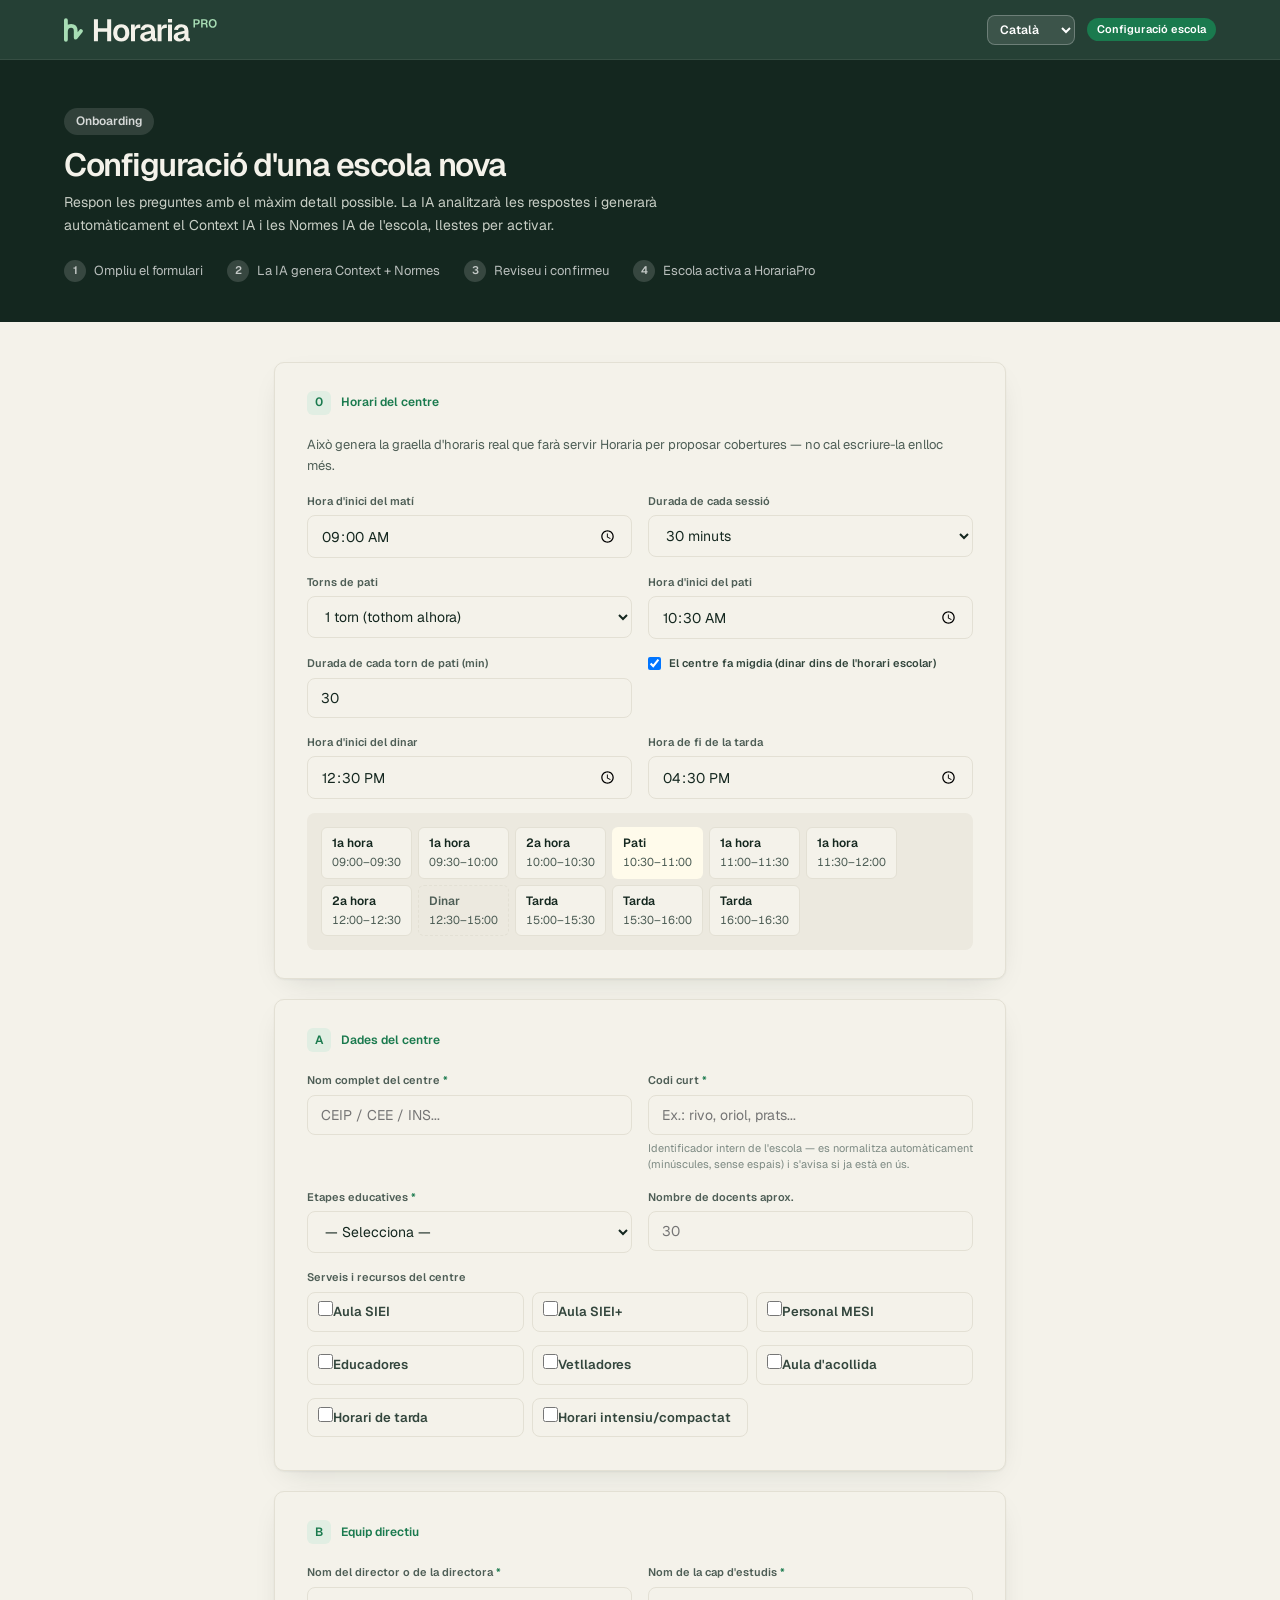
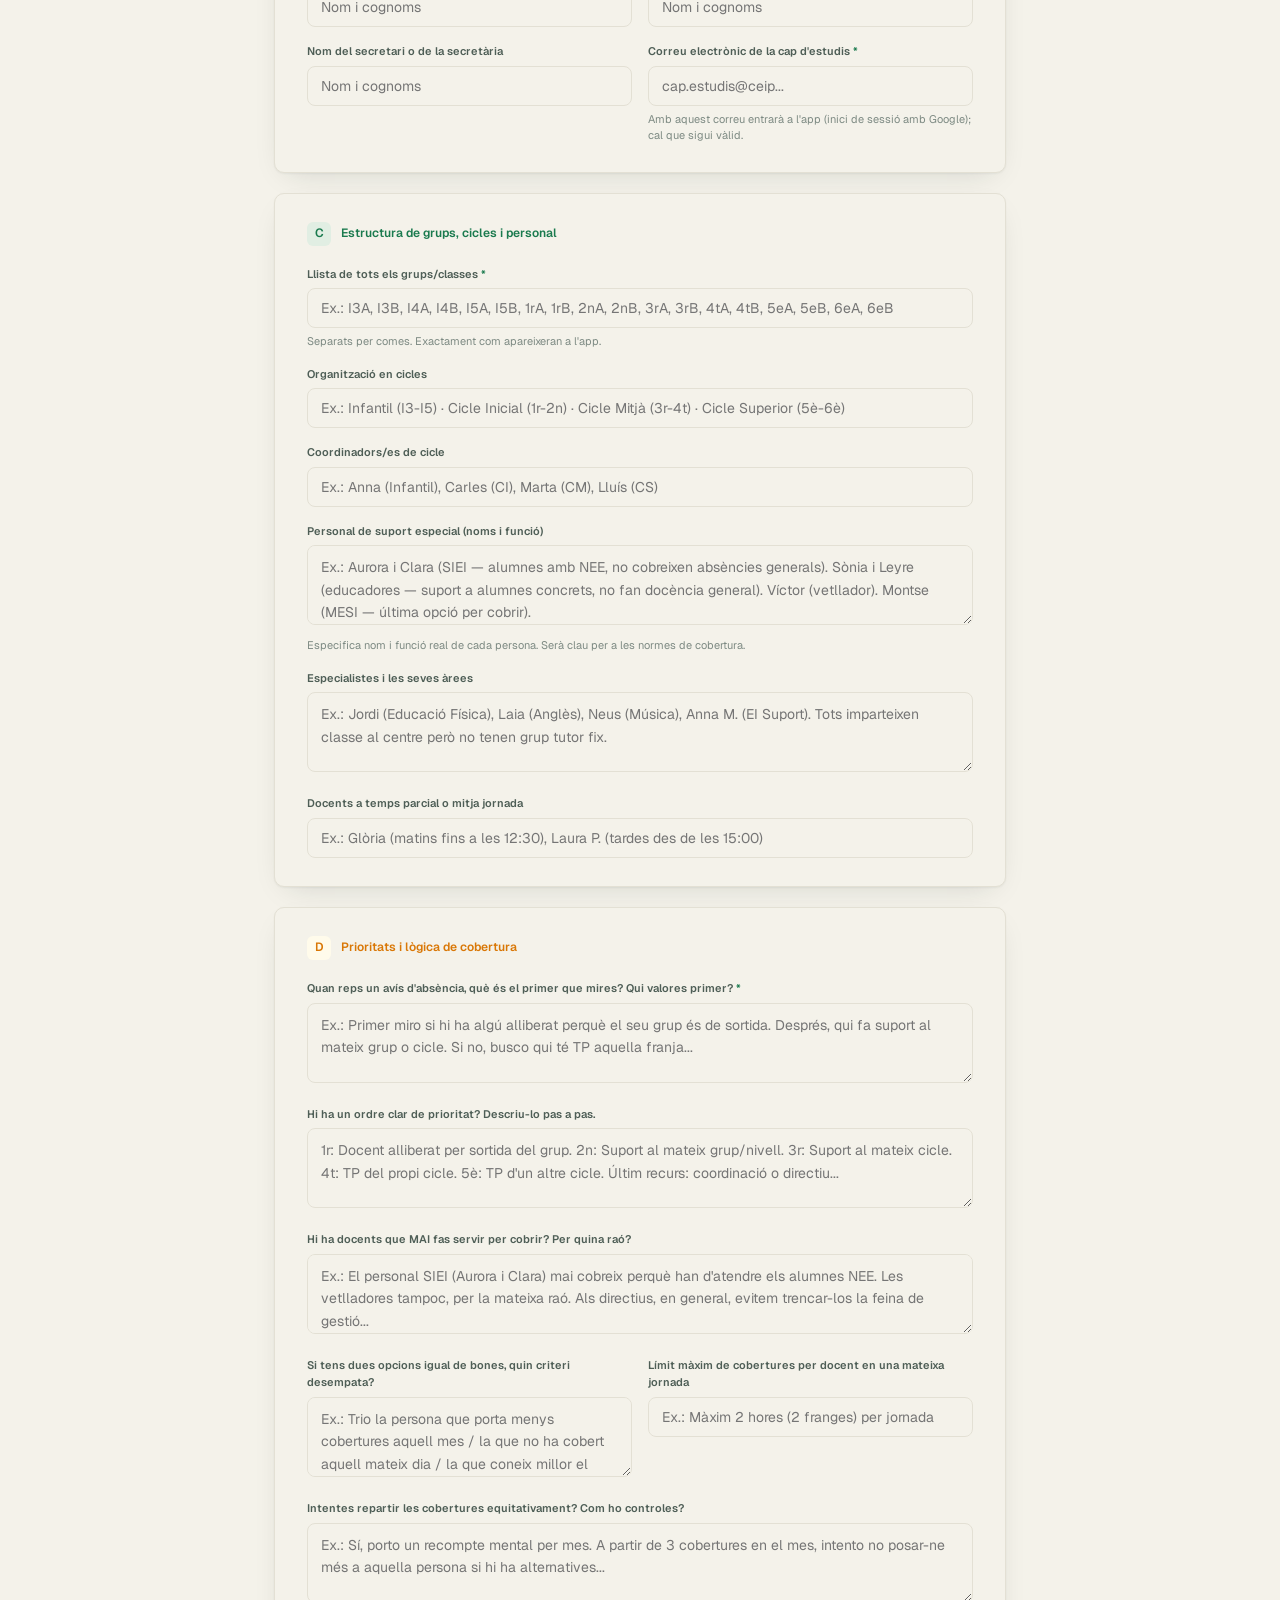
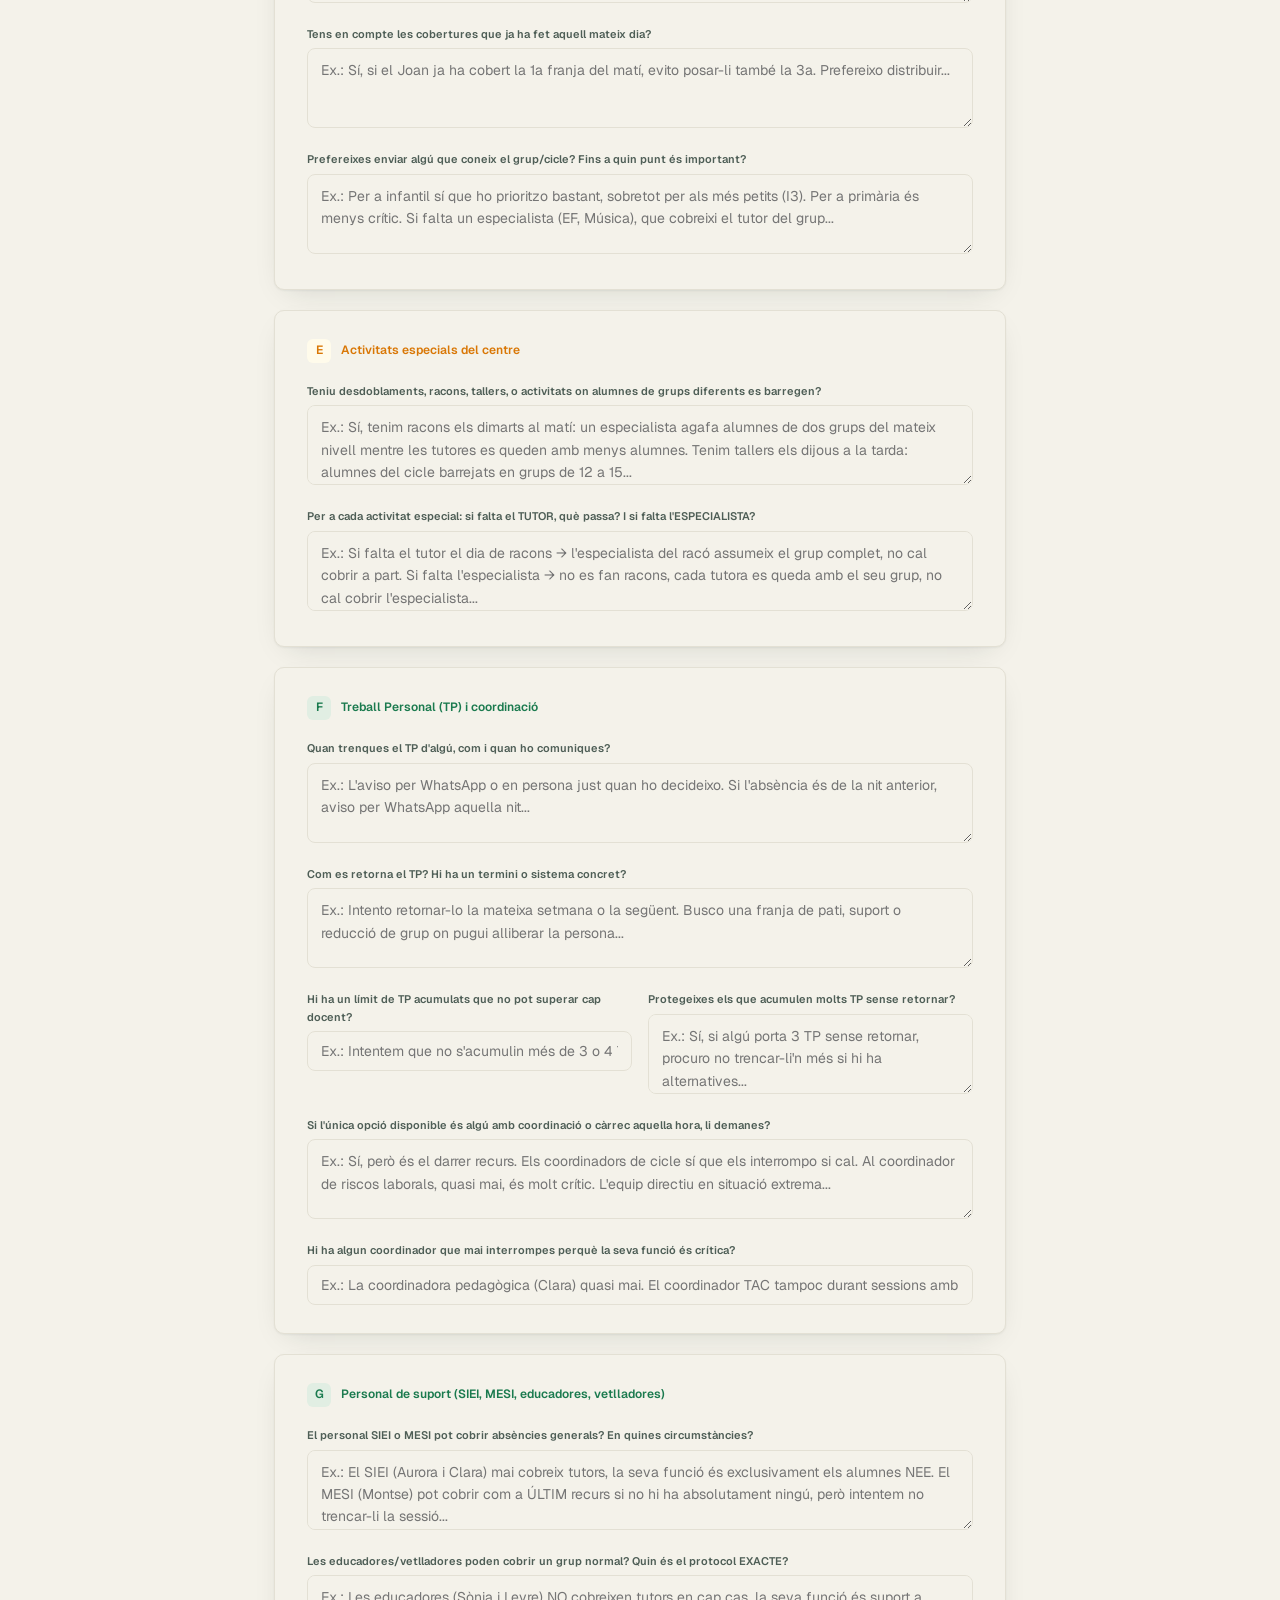
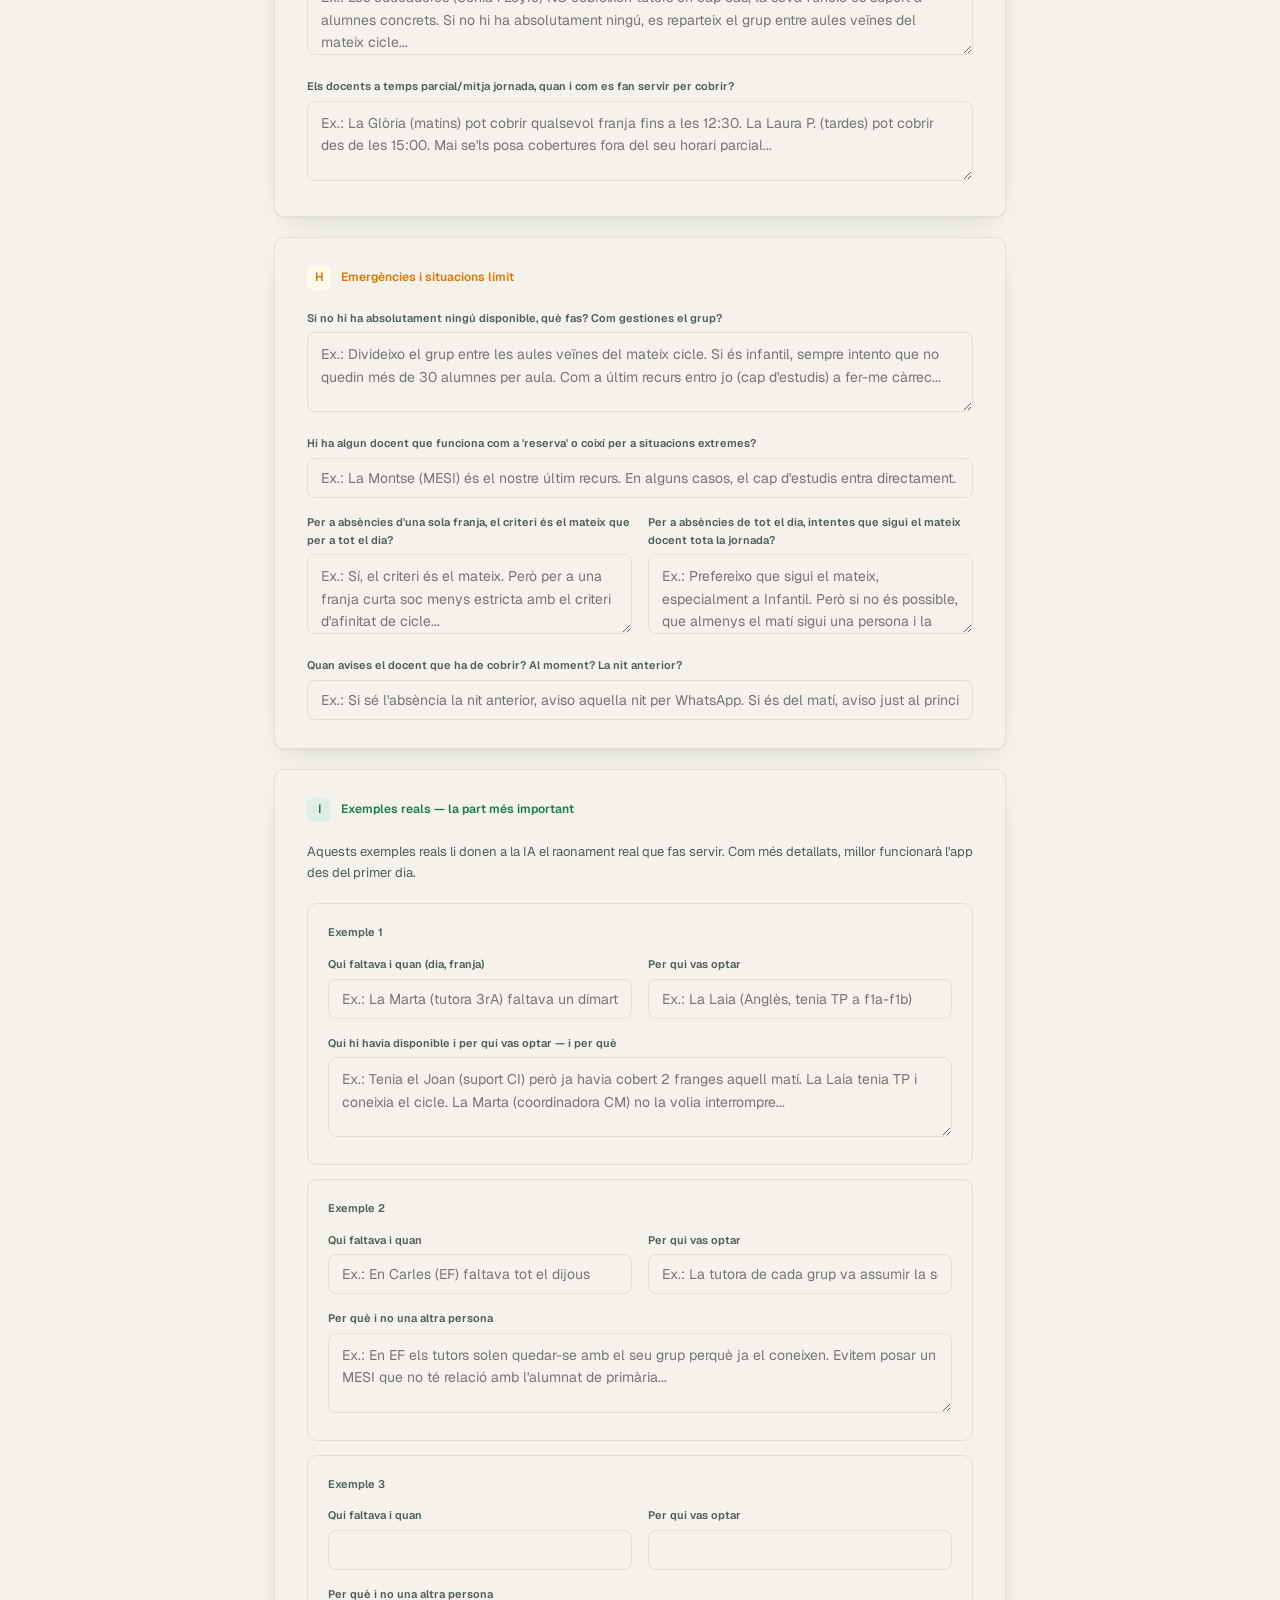
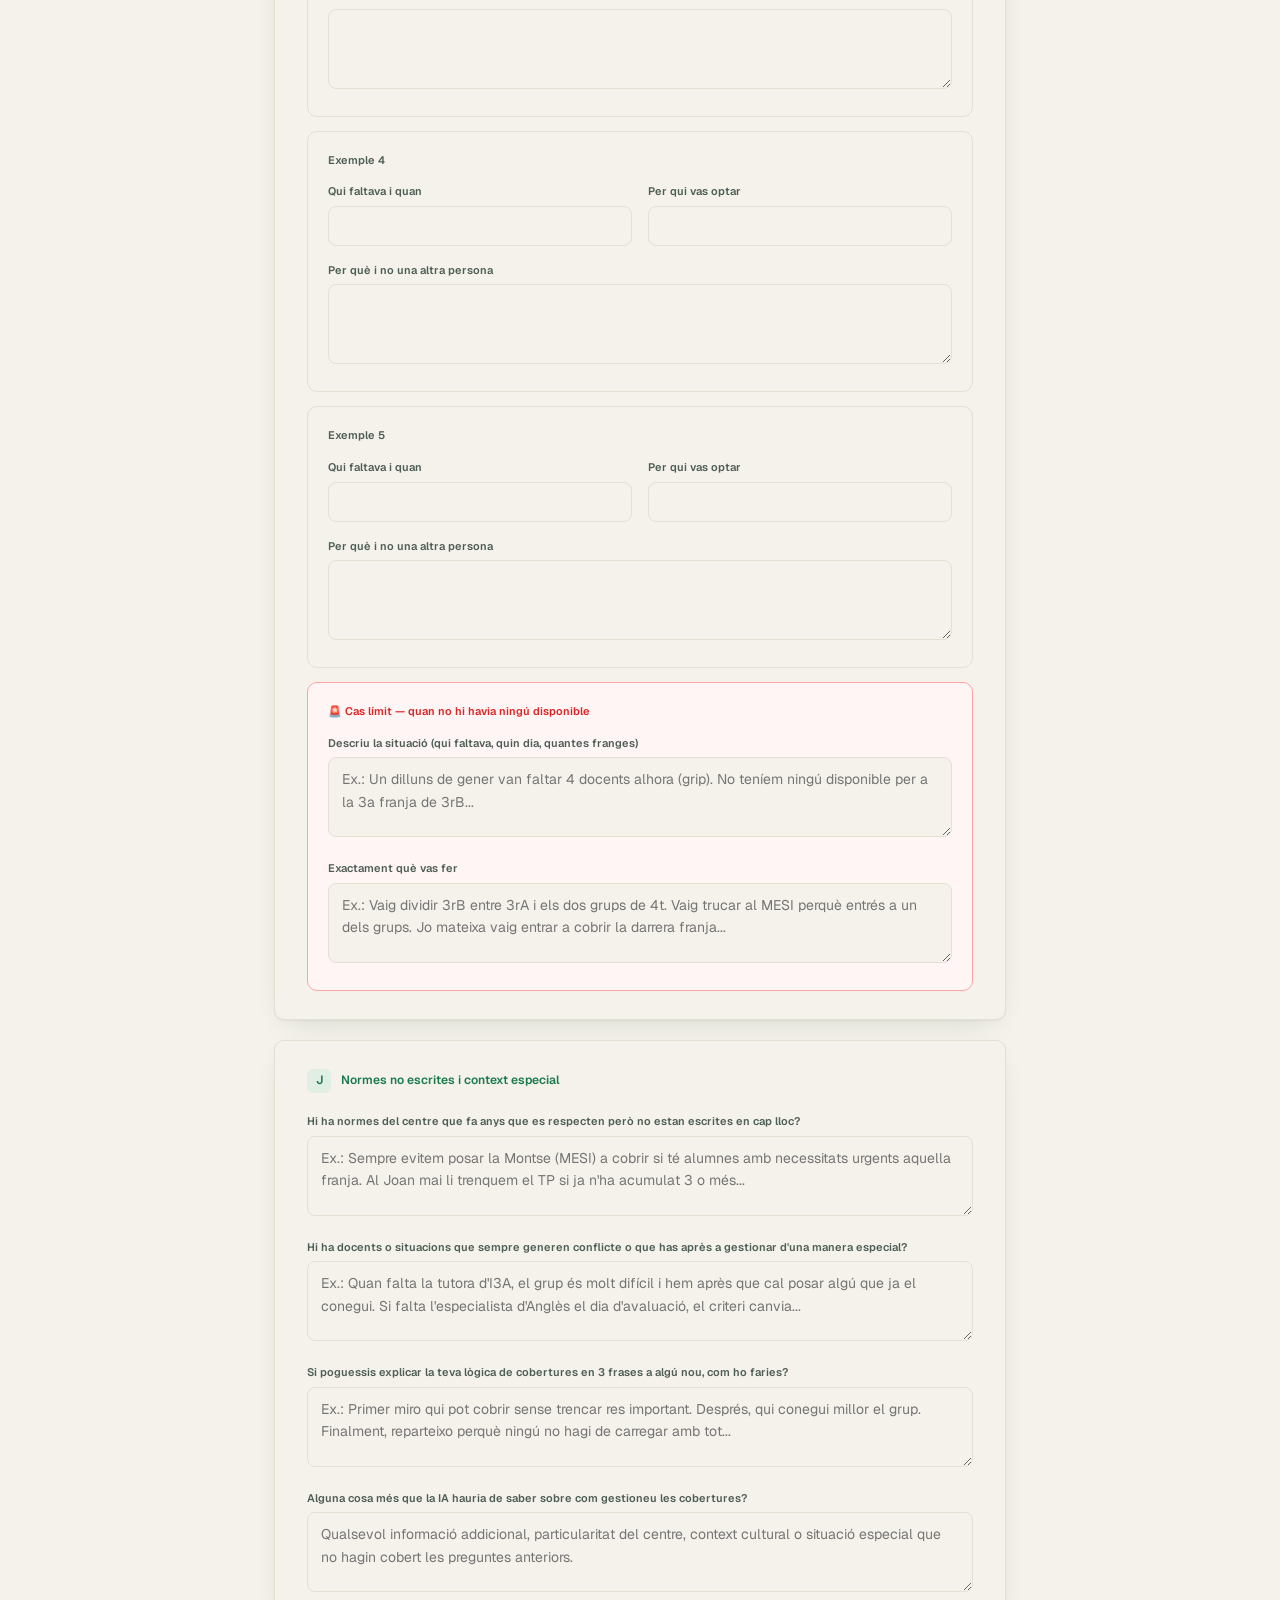
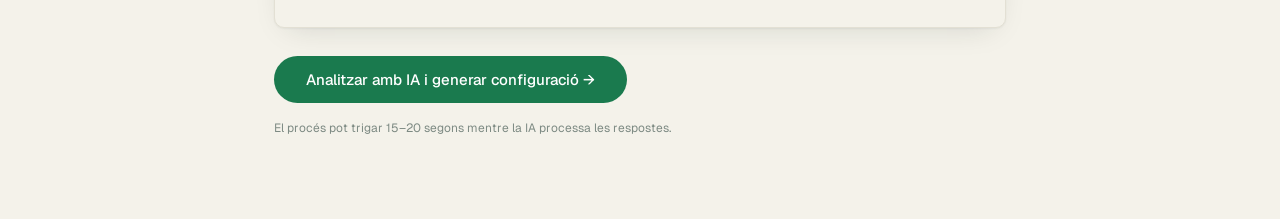
<file: onboarding-escola.html>
<!DOCTYPE html>
<html lang="ca">
<head>
<meta charset="UTF-8" />
<meta name="viewport" content="width=device-width, initial-scale=1.0" />
<title>Onboarding nova escola — HorariaPro</title>
<meta name="robots" content="noindex" />
<link rel="preconnect" href="https://fonts.googleapis.com" />
<link href="https://fonts.googleapis.com/css2?family=Geist:wght@400;500;600&display=swap" rel="stylesheet" />
<style>
*, *::before, *::after { box-sizing: border-box; margin: 0; padding: 0; }
:root {
  --ink: #1a1a1a; --ink-2: #444; --ink-3: #777; --ink-4: #aaa;
  --border: #e8e8e8; --bg: #fff; --bg-2: #f7f7f7;
  --blue: #2563eb; --blue-lt: #eff6ff;
  --green: #16a34a; --green-lt: #f0fdf4;
  --amber: #d97706; --amber-lt: #fffbeb;
  --purple: #1A7A4E; --purple-lt: #E1EEE3;
  --r: 10px; --shadow: 0 2px 16px rgba(0,0,0,.07);
}
body { font-family: 'Geist', sans-serif; color: var(--ink); background: var(--bg-2); font-size: 15px; line-height: 1.6; -webkit-font-smoothing: antialiased; }
a { color: var(--blue); }

nav {
  background: rgba(30,58,47,.96); backdrop-filter: blur(12px);
  padding: 0 5%; display: flex; align-items: center; justify-content: space-between;
  height: 60px; border-bottom: 1px solid rgba(255,255,255,.08);
  position: sticky; top: 0; z-index: 100;
}
.nav-logo { font-weight: 600; font-size: 18px; color: #fff; }
.nav-right { display: flex; align-items: center; gap: 12px; }
.lang-select { background: rgba(255,255,255,.1); color: #fff; border: 1px solid rgba(255,255,255,.25); border-radius: 8px; padding: 5px 8px; font: inherit; font-size: 12px; font-weight: 600; cursor: pointer; }
.lang-select option { color: #1a1a1a; }
.nav-badge { background: var(--purple); color: #fff; font-size: 11px; font-weight: 600; padding: 3px 10px; border-radius: 100px; letter-spacing: 0; }

.hero { background: var(--ink); color: #fff; padding: 48px 5% 40px; }
.hero .tag { display: inline-block; background: rgba(255,255,255,.12); color: rgba(255,255,255,.8); font-size: 12px; font-weight: 600; letter-spacing: 0; padding: 4px 12px; border-radius: 100px; margin-bottom: 14px; }
.hero h1 { font-size: clamp(22px, 3vw, 32px); font-weight: 600; line-height: 1.2; }
.hero p { color: rgba(255,255,255,.6); margin-top: 10px; font-size: 14px; max-width: 640px; line-height: 1.6; }
.hero-steps { display: flex; gap: 24px; margin-top: 24px; flex-wrap: wrap; }
.hero-step { display: flex; align-items: center; gap: 8px; font-size: 13px; color: rgba(255,255,255,.7); }
.hero-step .num { background: rgba(255,255,255,.15); width: 22px; height: 22px; border-radius: 50%; display: flex; align-items: center; justify-content: center; font-size: 11px; font-weight: 600; flex-shrink: 0; }

.main { max-width: 860px; margin: 0 auto; padding: 40px 5% 80px; }

.card { background: var(--bg); border: 1px solid var(--border); border-radius: var(--r); padding: 28px 32px; margin-bottom: 20px; box-shadow: var(--shadow); }
.card-title { font-size: 12px; font-weight: 600; letter-spacing: 0; margin-bottom: 20px; display: flex; align-items: center; gap: 10px; }
.card-title .num { width: 24px; height: 24px; border-radius: 6px; display: flex; align-items: center; justify-content: center; font-size: 12px; font-weight: 600; flex-shrink: 0; }
.card-title.blue { color: var(--blue); }
.card-title.blue .num { background: var(--blue-lt); color: var(--blue); }
.card-title.green { color: var(--green); }
.card-title.green .num { background: var(--green-lt); color: var(--green); }
.card-title.amber { color: var(--amber); }
.card-title.amber .num { background: var(--amber-lt); color: var(--amber); }
.card-title.purple { color: var(--purple); }
.card-title.purple .num { background: var(--purple-lt); color: var(--purple); }

.fields { display: grid; grid-template-columns: 1fr 1fr; gap: 16px; }
.field-full { grid-column: 1 / -1; }
.field label { display: block; font-size: 11px; font-weight: 600; color: var(--ink-3); margin-bottom: 5px; letter-spacing: 0; }
.field label .req { color: var(--blue); }
.field input, .field select, .field textarea {
  width: 100%; border: 1.5px solid var(--border); border-radius: 8px;
  padding: 10px 13px; font-size: 14px; font-family: inherit; color: var(--ink);
  background: var(--bg); outline: none; transition: border-color .15s;
}
.field input:focus, .field select:focus, .field textarea:focus { border-color: var(--blue); }
.field textarea { resize: vertical; min-height: 80px; line-height: 1.6; }
.field .hint { font-size: 11px; color: var(--ink-4); margin-top: 5px; line-height: 1.5; }
.field input[type=number] { -moz-appearance: textfield; }

.check-group { display: grid; grid-template-columns: repeat(auto-fill, minmax(190px, 1fr)); gap: 8px; margin-top: 4px; }
.check-opt { display: flex; align-items: center; gap: 8px; cursor: pointer; padding: 8px 10px; border: 1.5px solid var(--border); border-radius: 8px; transition: border-color .15s; }
.check-opt:has(input:checked) { border-color: var(--blue); background: var(--blue-lt); }
.check-opt input[type=checkbox] { accent-color: var(--blue); width: 15px; height: 15px; flex-shrink: 0; }
.check-opt span { font-size: 13px; color: var(--ink-2); }

.franja-preview { display: flex; flex-wrap: wrap; gap: 6px; margin-top: 14px; padding: 14px; background: var(--bg-2); border-radius: 8px; }
.franja-chip { display: flex; flex-direction: column; padding: 6px 10px; border-radius: 6px; font-size: 11.5px; background: var(--bg); border: 1px solid var(--border); min-width: 74px; }
.franja-chip.pati { background: var(--amber-lt); border-color: transparent; }
.franja-chip.dinar { background: var(--bg-2); color: var(--ink-3); font-style: italic; border-style: dashed; }
.franja-chip b { font-size: 12px; }
.franja-chip span { color: var(--ink-3); font-variant-numeric: tabular-nums; }

.exemple-bloc { border: 1.5px solid var(--border); border-radius: var(--r); padding: 20px; margin-bottom: 14px; }
.exemple-bloc:last-child { margin-bottom: 0; }
.exemple-num { font-size: 11px; font-weight: 600; letter-spacing: 0; color: var(--ink-3); margin-bottom: 14px; }
.exemple-bloc.emergencia { border-color: #fca5a5; background: #fff5f5; }
.exemple-bloc.emergencia .exemple-num { color: #dc2626; }

.divider { border: none; border-top: 1px solid var(--border); margin: 8px 0 20px; }

.submit-bar { display: flex; align-items: center; gap: 16px; flex-wrap: wrap; padding-top: 8px; }
.btn-primary { background: var(--blue); color: #fff; border: none; border-radius: 8px; padding: 14px 32px; font-size: 15px; font-weight: 600; cursor: pointer; font-family: inherit; transition: opacity .15s; display: inline-flex; align-items: center; gap: 10px; }
.btn-primary:hover { opacity: .88; }
.btn-primary:disabled { opacity: .45; cursor: not-allowed; }
.btn-secondary { background: var(--bg); color: var(--ink); border: 1.5px solid var(--border); border-radius: 8px; padding: 12px 24px; font-size: 14px; font-weight: 600; cursor: pointer; font-family: inherit; transition: border-color .15s; }
.btn-secondary:hover { border-color: var(--ink-3); }
.btn-success { background: var(--green); color: #fff; border: none; border-radius: 8px; padding: 14px 32px; font-size: 15px; font-weight: 600; cursor: pointer; font-family: inherit; transition: opacity .15s; display: inline-flex; align-items: center; gap: 10px; }
.btn-success:hover { opacity: .88; }
.btn-success:disabled { opacity: .45; cursor: not-allowed; }

/* ── LOADING ── */
#loading { display: none; }
.loading-card { background: var(--bg); border: 1px solid var(--border); border-radius: var(--r); padding: 40px 32px; text-align: center; box-shadow: var(--shadow); }
.loading-spinner { width: 48px; height: 48px; border: 3px solid var(--border); border-top-color: var(--blue); border-radius: 50%; animation: spin 1s linear infinite; margin: 0 auto 20px; }
@keyframes spin { to { transform: rotate(360deg); } }
.loading-title { font-size: 18px; font-weight: 600; color: var(--ink); margin-bottom: 6px; }
.loading-sub { font-size: 14px; color: var(--ink-3); margin-bottom: 24px; }
.loading-stream { background: var(--bg-2); border: 1px solid var(--border); border-radius: 8px; padding: 16px; font-size: 12px; font-family: monospace; color: var(--ink-3); min-height: 80px; max-height: 160px; overflow: hidden; text-align: left; line-height: 1.6; white-space: pre-wrap; word-break: break-word; }

/* ── PREVIEW ── */
#preview { display: none; }
.preview-header { margin-bottom: 20px; }
.preview-header h2 { font-size: 20px; font-weight: 600; color: var(--ink); }
.preview-header p { font-size: 14px; color: var(--ink-3); margin-top: 6px; }
.preview-grid { display: grid; grid-template-columns: 1fr 1fr; gap: 20px; margin-bottom: 24px; }
@media (max-width: 640px) { .preview-grid { grid-template-columns: 1fr; } }
.preview-panel { background: var(--bg); border: 1px solid var(--border); border-radius: var(--r); overflow: hidden; box-shadow: var(--shadow); }
.preview-panel-header { padding: 14px 20px; display: flex; align-items: center; gap: 10px; border-bottom: 1px solid var(--border); }
.preview-panel-header .dot { width: 10px; height: 10px; border-radius: 50%; }
.dot-context { background: var(--blue); }
.dot-normes { background: var(--green); }
.preview-panel-header span { font-size: 12px; font-weight: 600; letter-spacing: 0; color: var(--ink-3); }
.preview-panel textarea { width: 100%; border: none; padding: 16px 20px; font-size: 13px; font-family: 'Geist', monospace; line-height: 1.7; color: var(--ink-2); min-height: 400px; resize: vertical; outline: none; background: var(--bg); }
.preview-panel textarea:focus { background: #fafbff; }

.preview-actions { display: flex; align-items: center; gap: 16px; flex-wrap: wrap; }
.preview-note { font-size: 12px; color: var(--ink-4); }

/* ── SUCCESS ── */
#success { display: none; }
.success-card { background: var(--bg); border: 1.5px solid var(--green); border-radius: var(--r); padding: 32px; box-shadow: var(--shadow); }
.success-top { display: flex; align-items: center; gap: 16px; margin-bottom: 24px; }
.success-ico { font-size: 40px; }
.success-top h2 { font-size: 20px; font-weight: 600; color: var(--green); }
.success-top p { font-size: 14px; color: var(--ink-3); margin-top: 4px; }
.success-info { display: grid; grid-template-columns: 1fr 1fr; gap: 14px; margin-bottom: 24px; }
@media (max-width: 540px) { .success-info { grid-template-columns: 1fr; } }
.info-box { background: var(--bg-2); border: 1px solid var(--border); border-radius: 8px; padding: 14px 16px; }
.info-box .lbl { font-size: 10px; font-weight: 600; letter-spacing: 0; color: var(--ink-4); margin-bottom: 4px; }
.info-box .val { font-size: 14px; font-weight: 600; color: var(--ink); font-family: monospace; }
.next-steps { background: var(--blue-lt); border-radius: 8px; padding: 16px 20px; }
.next-steps p { font-size: 13px; font-weight: 600; color: var(--blue); margin-bottom: 10px; }
.next-steps ol { padding-left: 18px; }
.next-steps li { font-size: 13px; color: var(--ink-2); margin-bottom: 6px; }

@media (max-width: 640px) {
  .fields { grid-template-columns: 1fr; }
  .card { padding: 20px; }
}

@media print { nav, .hero { display: none; } }
</style>
  <link rel="stylesheet" href="/marca.css" />
</head>
<body>

<nav>
  <div class="nav-logo"><img src="/marca/logo/horaria-pro-sobre-pissarra.svg" alt="Horaria Pro" style="height:24px;display:block" /></div>
  <div class="nav-right">
    <select id="obLang" class="lang-select" aria-label="Idioma">
      <option value="ca">Català</option>
      <option value="va">Valencià</option>
      <option value="es">Español</option>
    </select>
    <div class="nav-badge">Configuració escola</div>
  </div>
</nav>

<div class="hero">
  <div class="tag">Onboarding</div>
  <h1>Configuració d'una escola nova</h1>
  <p>Respon les preguntes amb el màxim detall possible. La IA analitzarà les respostes i generarà automàticament el Context IA i les Normes IA de l'escola, llestes per activar.</p>
  <div class="hero-steps">
    <div class="hero-step"><div class="num">1</div> Ompliu el formulari</div>
    <div class="hero-step"><div class="num">2</div> La IA genera Context + Normes</div>
    <div class="hero-step"><div class="num">3</div> Reviseu i confirmeu</div>
    <div class="hero-step"><div class="num">4</div> Escola activa a HorariaPro</div>
  </div>
</div>

<div class="main">
<form id="form" novalidate>

<!-- ══ 0. HORARI DEL CENTRE (genera les franges reals de l'app) ══ -->
<div class="card">
  <div class="card-title blue"><div class="num">0</div> Horari del centre</div>
  <p style="font-size:13px; color:var(--ink-3); margin-bottom:16px;">Això genera la graella d'horaris real que farà servir Horaria per proposar cobertures — no cal escriure-la enlloc més.</p>
  <div class="fields">
    <div class="field">
      <label>Hora d'inici del matí</label>
      <input type="time" id="h_ini" value="09:00" oninput="actualitzarPreview()" />
    </div>
    <div class="field">
      <label>Durada de cada sessió</label>
      <select id="durada_sessio" onchange="actualitzarPreview()">
        <option value="15">15 minuts</option>
        <option value="30" selected>30 minuts</option>
        <option value="45">45 minuts</option>
        <option value="60">60 minuts</option>
      </select>
    </div>
    <div class="field">
      <label>Torns de pati</label>
      <select id="torns_pati" onchange="actualitzarPreview()">
        <option value="1" selected>1 torn (tothom alhora)</option>
        <option value="2">2 torns (infantil i primària separats)</option>
      </select>
    </div>
    <div class="field">
      <label>Hora d'inici del pati</label>
      <input type="time" id="h_pati" value="10:30" oninput="actualitzarPreview()" />
    </div>
    <div class="field">
      <label>Durada de cada torn de pati (min)</label>
      <input type="number" id="durada_pati" value="30" min="15" step="15" oninput="actualitzarPreview()" />
    </div>
    <div class="field">
      <label style="display:flex; align-items:center; gap:8px; text-transform:none; font-weight:600; color:var(--ink-2);">
        <input type="checkbox" id="te_dinar" checked onchange="actualitzarPreview()" style="width:auto;" />
        El centre fa migdia (dinar dins de l'horari escolar)
      </label>
    </div>
    <div class="field">
      <label>Hora d'inici del dinar</label>
      <input type="time" id="h_dinar" value="12:30" oninput="actualitzarPreview()" />
    </div>
    <div class="field">
      <label>Hora de fi de la tarda</label>
      <input type="time" id="h_fi" value="16:30" oninput="actualitzarPreview()" />
    </div>
  </div>
  <div class="franja-preview" id="franja-preview"></div>
</div>

<!-- ══ A. DADES DEL CENTRE ══ -->
<div class="card">
  <div class="card-title blue"><div class="num">A</div> Dades del centre</div>
  <div class="fields">
    <div class="field">
      <label>Nom complet del centre <span class="req">*</span></label>
      <input type="text" id="nom" placeholder="CEIP / CEE / INS..." required />
    </div>
    <div class="field">
      <label>Codi curt <span class="req">*</span></label>
      <input type="text" id="codi" placeholder="Ex.: rivo, oriol, prats..." maxlength="14" required />
      <div class="hint">Identificador intern de l'escola — es normalitza automàticament (minúscules, sense espais) i s'avisa si ja està en ús.</div>
    </div>
    <div class="field">
      <label>Etapes educatives <span class="req">*</span></label>
      <select id="etapes" required>
        <option value="">— Selecciona —</option>
        <option value="Infantil i Primària">Infantil i primària (CEIP)</option>
        <option value="Primària">Primària (CEP)</option>
        <option value="Educació Especial">Educació especial (CEE)</option>
        <option value="Secundària">Secundària (INS)</option>
        <option value="Infantil, Primària i Secundària">Infantil, primària i secundària (CFA/ZER)</option>
      </select>
    </div>
    <div class="field">
      <label>Nombre de docents aprox.</label>
      <input type="number" id="num_docents" placeholder="30" min="1" />
    </div>
    <div class="field field-full">
      <label>Serveis i recursos del centre</label>
      <div class="check-group">
        <label class="check-opt"><input type="checkbox" id="te_siei" /><span>Aula SIEI</span></label>
        <label class="check-opt"><input type="checkbox" id="te_siei_plus" /><span>Aula SIEI+</span></label>
        <label class="check-opt"><input type="checkbox" id="te_mesi" /><span>Personal MESI</span></label>
        <label class="check-opt"><input type="checkbox" id="te_educadores" /><span>Educadores</span></label>
        <label class="check-opt"><input type="checkbox" id="te_vetlladores" /><span>Vetlladores</span></label>
        <label class="check-opt"><input type="checkbox" id="te_acollida" /><span>Aula d'acollida</span></label>
        <label class="check-opt"><input type="checkbox" id="horari_tarda" /><span>Horari de tarda</span></label>
        <label class="check-opt"><input type="checkbox" id="horari_intensiu" /><span>Horari intensiu/compactat</span></label>
      </div>
    </div>
  </div>
</div>

<!-- ══ B. EQUIP DIRECTIU ══ -->
<div class="card">
  <div class="card-title blue"><div class="num">B</div> Equip directiu</div>
  <div class="fields">
    <div class="field">
      <label>Nom del director o de la directora <span class="req">*</span></label>
      <input type="text" id="nom_director" placeholder="Nom i cognoms" required />
    </div>
    <div class="field">
      <label>Nom de la cap d'estudis <span class="req">*</span></label>
      <input type="text" id="nom_jefa" placeholder="Nom i cognoms" required />
    </div>
    <div class="field">
      <label>Nom del secretari o de la secretària</label>
      <input type="text" id="nom_secretaria" placeholder="Nom i cognoms" />
    </div>
    <div class="field">
      <label>Correu electrònic de la cap d'estudis <span class="req">*</span></label>
      <input type="email" id="email_jefa" placeholder="cap.estudis@ceip..." required />
      <div class="hint">Amb aquest correu entrarà a l'app (inici de sessió amb Google); cal que sigui vàlid.</div>
    </div>
  </div>
</div>

<!-- ══ C. GRUPS, CICLES I PERSONAL ══ -->
<div class="card">
  <div class="card-title green"><div class="num">C</div> Estructura de grups, cicles i personal</div>
  <div class="fields">
    <div class="field field-full">
      <label>Llista de tots els grups/classes <span class="req">*</span></label>
      <input type="text" id="grups" placeholder="Ex.: I3A, I3B, I4A, I4B, I5A, I5B, 1rA, 1rB, 2nA, 2nB, 3rA, 3rB, 4tA, 4tB, 5eA, 5eB, 6eA, 6eB" required />
      <div class="hint">Separats per comes. Exactament com apareixeran a l'app.</div>
    </div>
    <div class="field field-full">
      <label>Organització en cicles</label>
      <input type="text" id="cicles" placeholder="Ex.: Infantil (I3-I5) · Cicle Inicial (1r-2n) · Cicle Mitjà (3r-4t) · Cicle Superior (5è-6è)" />
    </div>
    <div class="field field-full">
      <label>Coordinadors/es de cicle</label>
      <input type="text" id="coordinadors" placeholder="Ex.: Anna (Infantil), Carles (CI), Marta (CM), Lluís (CS)" />
    </div>
    <div class="field field-full">
      <label>Personal de suport especial (noms i funció)</label>
      <textarea id="personal_suport" placeholder="Ex.: Aurora i Clara (SIEI — alumnes amb NEE, no cobreixen absències generals). Sònia i Leyre (educadores — suport a alumnes concrets, no fan docència general). Víctor (vetllador). Montse (MESI — última opció per cobrir)." ></textarea>
      <div class="hint">Especifica nom i funció real de cada persona. Serà clau per a les normes de cobertura.</div>
    </div>
    <div class="field field-full">
      <label>Especialistes i les seves àrees</label>
      <textarea id="especialistes" placeholder="Ex.: Jordi (Educació Física), Laia (Anglès), Neus (Música), Anna M. (EI Suport). Tots imparteixen classe al centre però no tenen grup tutor fix." ></textarea>
    </div>
    <div class="field field-full">
      <label>Docents a temps parcial o mitja jornada</label>
      <input type="text" id="mitges_jornades" placeholder="Ex.: Glòria (matins fins a les 12:30), Laura P. (tardes des de les 15:00)" />
    </div>
  </div>
</div>

<!-- ══ D. PRIORITATS DE COBERTURA ══ -->
<div class="card">
  <div class="card-title amber"><div class="num">D</div> Prioritats i lògica de cobertura</div>
  <div class="fields">
    <div class="field field-full">
      <label>Quan reps un avís d'absència, què és el primer que mires? Qui valores primer? <span class="req">*</span></label>
      <textarea id="q_prioritats" placeholder="Ex.: Primer miro si hi ha algú alliberat perquè el seu grup és de sortida. Després, qui fa suport al mateix grup o cicle. Si no, busco qui té TP aquella franja..." required></textarea>
    </div>
    <div class="field field-full">
      <label>Hi ha un ordre clar de prioritat? Descriu-lo pas a pas.</label>
      <textarea id="q_ordre" placeholder="1r: Docent alliberat per sortida del grup. 2n: Suport al mateix grup/nivell. 3r: Suport al mateix cicle. 4t: TP del propi cicle. 5è: TP d'un altre cicle. Últim recurs: coordinació o directiu..."></textarea>
    </div>
    <div class="field field-full">
      <label>Hi ha docents que MAI fas servir per cobrir? Per quina raó?</label>
      <textarea id="q_mai_cobrir" placeholder="Ex.: El personal SIEI (Aurora i Clara) mai cobreix perquè han d'atendre els alumnes NEE. Les vetlladores tampoc, per la mateixa raó. Als directius, en general, evitem trencar-los la feina de gestió..."></textarea>
    </div>
    <div class="field">
      <label>Si tens dues opcions igual de bones, quin criteri desempata?</label>
      <textarea id="q_desempat" placeholder="Ex.: Trio la persona que porta menys cobertures aquell mes / la que no ha cobert aquell mateix dia / la que coneix millor el grup..."></textarea>
    </div>
    <div class="field">
      <label>Límit màxim de cobertures per docent en una mateixa jornada</label>
      <input type="text" id="q_limit_jornada" placeholder="Ex.: Màxim 2 hores (2 franges) per jornada" />
    </div>
    <div class="field field-full">
      <label>Intentes repartir les cobertures equitativament? Com ho controles?</label>
      <textarea id="q_equitat" placeholder="Ex.: Sí, porto un recompte mental per mes. A partir de 3 cobertures en el mes, intento no posar-ne més a aquella persona si hi ha alternatives..."></textarea>
    </div>
    <div class="field field-full">
      <label>Tens en compte les cobertures que ja ha fet aquell mateix dia?</label>
      <textarea id="q_mateix_dia" placeholder="Ex.: Sí, si el Joan ja ha cobert la 1a franja del matí, evito posar-li també la 3a. Prefereixo distribuir..."></textarea>
    </div>
    <div class="field field-full">
      <label>Prefereixes enviar algú que coneix el grup/cicle? Fins a quin punt és important?</label>
      <textarea id="q_afinitat" placeholder="Ex.: Per a infantil sí que ho prioritzo bastant, sobretot per als més petits (I3). Per a primària és menys crític. Si falta un especialista (EF, Música), que cobreixi el tutor del grup..."></textarea>
    </div>
  </div>
</div>

<!-- ══ E. ACTIVITATS ESPECIALS ══ -->
<div class="card">
  <div class="card-title amber"><div class="num">E</div> Activitats especials del centre</div>
  <div class="fields">
    <div class="field field-full">
      <label>Teniu desdoblaments, racons, tallers, o activitats on alumnes de grups diferents es barregen?</label>
      <textarea id="q_activitats" placeholder="Ex.: Sí, tenim racons els dimarts al matí: un especialista agafa alumnes de dos grups del mateix nivell mentre les tutores es queden amb menys alumnes. Tenim tallers els dijous a la tarda: alumnes del cicle barrejats en grups de 12 a 15..."></textarea>
    </div>
    <div class="field field-full">
      <label>Per a cada activitat especial: si falta el TUTOR, què passa? I si falta l'ESPECIALISTA?</label>
      <textarea id="q_activitats_protocol" placeholder="Ex.: Si falta el tutor el dia de racons → l'especialista del racó assumeix el grup complet, no cal cobrir a part. Si falta l'especialista → no es fan racons, cada tutora es queda amb el seu grup, no cal cobrir l'especialista..."></textarea>
    </div>
    <div class="field field-full" id="camp_intensiu" style="display:none;">
      <label>Com funciona la cobertura en horari intensiu/compactat?</label>
      <textarea id="q_intensiu" placeholder="Ex.: En intensiu no hi ha tarda. Les franges del matí s'amplien. Si falta algú, el criteri és el mateix però només fins a les 13:00–14:00..."></textarea>
    </div>
  </div>
</div>

<!-- ══ F. TREBALL PERSONAL I COORDINACIÓ ══ -->
<div class="card">
  <div class="card-title purple"><div class="num">F</div> Treball Personal (TP) i coordinació</div>
  <div class="fields">
    <div class="field field-full">
      <label>Quan trenques el TP d'algú, com i quan ho comuniques?</label>
      <textarea id="q_tp_comunicar" placeholder="Ex.: L'aviso per WhatsApp o en persona just quan ho decideixo. Si l'absència és de la nit anterior, aviso per WhatsApp aquella nit..."></textarea>
    </div>
    <div class="field field-full">
      <label>Com es retorna el TP? Hi ha un termini o sistema concret?</label>
      <textarea id="q_tp_retornar" placeholder="Ex.: Intento retornar-lo la mateixa setmana o la següent. Busco una franja de pati, suport o reducció de grup on pugui alliberar la persona..."></textarea>
    </div>
    <div class="field">
      <label>Hi ha un límit de TP acumulats que no pot superar cap docent?</label>
      <input type="text" id="q_tp_limit" placeholder="Ex.: Intentem que no s'acumulin més de 3 o 4 TP pendents" />
    </div>
    <div class="field">
      <label>Protegeixes els que acumulen molts TP sense retornar?</label>
      <textarea id="q_tp_protegir" placeholder="Ex.: Sí, si algú porta 3 TP sense retornar, procuro no trencar-li'n més si hi ha alternatives..."></textarea>
    </div>
    <div class="field field-full">
      <label>Si l'única opció disponible és algú amb coordinació o càrrec aquella hora, li demanes?</label>
      <textarea id="q_coordinacio" placeholder="Ex.: Sí, però és el darrer recurs. Els coordinadors de cicle sí que els interrompo si cal. Al coordinador de riscos laborals, quasi mai, és molt crític. L'equip directiu en situació extrema..."></textarea>
    </div>
    <div class="field field-full">
      <label>Hi ha algun coordinador que mai interrompes perquè la seva funció és crítica?</label>
      <input type="text" id="q_coordinacio_mai" placeholder="Ex.: La coordinadora pedagògica (Clara) quasi mai. El coordinador TAC tampoc durant sessions amb alumnes..." />
    </div>
  </div>
</div>

<!-- ══ G. PERSONAL DE SUPORT ══ -->
<div class="card">
  <div class="card-title purple"><div class="num">G</div> Personal de suport (SIEI, MESI, educadores, vetlladores)</div>
  <div class="fields">
    <div class="field field-full">
      <label>El personal SIEI o MESI pot cobrir absències generals? En quines circumstàncies?</label>
      <textarea id="q_siei" placeholder="Ex.: El SIEI (Aurora i Clara) mai cobreix tutors, la seva funció és exclusivament els alumnes NEE. El MESI (Montse) pot cobrir com a ÚLTIM recurs si no hi ha absolutament ningú, però intentem no trencar-li la sessió..."></textarea>
    </div>
    <div class="field field-full">
      <label>Les educadores/vetlladores poden cobrir un grup normal? Quin és el protocol EXACTE?</label>
      <textarea id="q_educadores" placeholder="Ex.: Les educadores (Sònia i Leyre) NO cobreixen tutors en cap cas, la seva funció és suport a alumnes concrets. Si no hi ha absolutament ningú, es reparteix el grup entre aules veïnes del mateix cicle..."></textarea>
    </div>
    <div class="field field-full">
      <label>Els docents a temps parcial/mitja jornada, quan i com es fan servir per cobrir?</label>
      <textarea id="q_mitja_jornada" placeholder="Ex.: La Glòria (matins) pot cobrir qualsevol franja fins a les 12:30. La Laura P. (tardes) pot cobrir des de les 15:00. Mai se'ls posa cobertures fora del seu horari parcial..."></textarea>
    </div>
  </div>
</div>

<!-- ══ H. EMERGÈNCIES I SITUACIONS LÍMIT ══ -->
<div class="card">
  <div class="card-title amber"><div class="num">H</div> Emergències i situacions límit</div>
  <div class="fields">
    <div class="field field-full">
      <label>Si no hi ha absolutament ningú disponible, què fas? Com gestiones el grup?</label>
      <textarea id="q_emergencia" placeholder="Ex.: Divideixo el grup entre les aules veïnes del mateix cicle. Si és infantil, sempre intento que no quedin més de 30 alumnes per aula. Com a últim recurs entro jo (cap d'estudis) a fer-me càrrec..."></textarea>
    </div>
    <div class="field field-full">
      <label>Hi ha algun docent que funciona com a 'reserva' o coixí per a situacions extremes?</label>
      <input type="text" id="q_reserva" placeholder="Ex.: La Montse (MESI) és el nostre últim recurs. En alguns casos, el cap d'estudis entra directament." />
    </div>
    <div class="field">
      <label>Per a absències d'una sola franja, el criteri és el mateix que per a tot el dia?</label>
      <textarea id="q_franja_unica" placeholder="Ex.: Sí, el criteri és el mateix. Però per a una franja curta soc menys estricta amb el criteri d'afinitat de cicle..."></textarea>
    </div>
    <div class="field">
      <label>Per a absències de tot el dia, intentes que sigui el mateix docent tota la jornada?</label>
      <textarea id="q_tot_dia" placeholder="Ex.: Prefereixo que sigui el mateix, especialment a Infantil. Però si no és possible, que almenys el matí sigui una persona i la tarda una altra..."></textarea>
    </div>
    <div class="field field-full">
      <label>Quan avises el docent que ha de cobrir? Al moment? La nit anterior?</label>
      <input type="text" id="q_quan_avisar" placeholder="Ex.: Si sé l'absència la nit anterior, aviso aquella nit per WhatsApp. Si és del matí, aviso just al principi de la jornada." />
    </div>
  </div>
</div>

<!-- ══ I. EXEMPLES REALS ══ -->
<div class="card">
  <div class="card-title green"><div class="num">I</div> Exemples reals — la part més important</div>
  <p style="font-size:13px; color:var(--ink-3); margin-bottom:20px;">Aquests exemples reals li donen a la IA el raonament real que fas servir. Com més detallats, millor funcionarà l'app des del primer dia.</p>

  <div class="exemple-bloc" id="ex1">
    <div class="exemple-num">Exemple 1</div>
    <div class="fields">
      <div class="field"><label>Qui faltava i quan (dia, franja)</label><input type="text" id="ex1_qui" placeholder="Ex.: La Marta (tutora 3rA) faltava un dimarts, franges f1a i f1b" /></div>
      <div class="field"><label>Per qui vas optar</label><input type="text" id="ex1_opcio" placeholder="Ex.: La Laia (Anglès, tenia TP a f1a-f1b)" /></div>
      <div class="field field-full"><label>Qui hi havia disponible i per qui vas optar — i per què</label><textarea id="ex1_pq" placeholder="Ex.: Tenia el Joan (suport CI) però ja havia cobert 2 franges aquell matí. La Laia tenia TP i coneixia el cicle. La Marta (coordinadora CM) no la volia interrompre..." ></textarea></div>
    </div>
  </div>

  <div class="exemple-bloc" id="ex2">
    <div class="exemple-num">Exemple 2</div>
    <div class="fields">
      <div class="field"><label>Qui faltava i quan</label><input type="text" id="ex2_qui" placeholder="Ex.: En Carles (EF) faltava tot el dijous" /></div>
      <div class="field"><label>Per qui vas optar</label><input type="text" id="ex2_opcio" placeholder="Ex.: La tutora de cada grup va assumir la seva sessió d'EF" /></div>
      <div class="field field-full"><label>Per què i no una altra persona</label><textarea id="ex2_pq" placeholder="Ex.: En EF els tutors solen quedar-se amb el seu grup perquè ja el coneixen. Evitem posar un MESI que no té relació amb l'alumnat de primària..." ></textarea></div>
    </div>
  </div>

  <div class="exemple-bloc" id="ex3">
    <div class="exemple-num">Exemple 3</div>
    <div class="fields">
      <div class="field"><label>Qui faltava i quan</label><input type="text" id="ex3_qui" placeholder="" /></div>
      <div class="field"><label>Per qui vas optar</label><input type="text" id="ex3_opcio" placeholder="" /></div>
      <div class="field field-full"><label>Per què i no una altra persona</label><textarea id="ex3_pq"></textarea></div>
    </div>
  </div>

  <div class="exemple-bloc" id="ex4">
    <div class="exemple-num">Exemple 4</div>
    <div class="fields">
      <div class="field"><label>Qui faltava i quan</label><input type="text" id="ex4_qui" placeholder="" /></div>
      <div class="field"><label>Per qui vas optar</label><input type="text" id="ex4_opcio" placeholder="" /></div>
      <div class="field field-full"><label>Per què i no una altra persona</label><textarea id="ex4_pq"></textarea></div>
    </div>
  </div>

  <div class="exemple-bloc" id="ex5">
    <div class="exemple-num">Exemple 5</div>
    <div class="fields">
      <div class="field"><label>Qui faltava i quan</label><input type="text" id="ex5_qui" placeholder="" /></div>
      <div class="field"><label>Per qui vas optar</label><input type="text" id="ex5_opcio" placeholder="" /></div>
      <div class="field field-full"><label>Per què i no una altra persona</label><textarea id="ex5_pq"></textarea></div>
    </div>
  </div>

  <div class="exemple-bloc emergencia">
    <div class="exemple-num">🚨 Cas límit — quan no hi havia ningú disponible</div>
    <div class="fields">
      <div class="field field-full"><label>Descriu la situació (qui faltava, quin dia, quantes franges)</label><textarea id="cas_limit_situacio" placeholder="Ex.: Un dilluns de gener van faltar 4 docents alhora (grip). No teníem ningú disponible per a la 3a franja de 3rB..."></textarea></div>
      <div class="field field-full"><label>Exactament què vas fer</label><textarea id="cas_limit_solucio" placeholder="Ex.: Vaig dividir 3rB entre 3rA i els dos grups de 4t. Vaig trucar al MESI perquè entrés a un dels grups. Jo mateixa vaig entrar a cobrir la darrera franja..."></textarea></div>
    </div>
  </div>
</div>

<!-- ══ J. NORMES NO ESCRITES ══ -->
<div class="card">
  <div class="card-title green"><div class="num">J</div> Normes no escrites i context especial</div>
  <div class="fields">
    <div class="field field-full">
      <label>Hi ha normes del centre que fa anys que es respecten però no estan escrites en cap lloc?</label>
      <textarea id="q_normes_no_escrites" placeholder="Ex.: Sempre evitem posar la Montse (MESI) a cobrir si té alumnes amb necessitats urgents aquella franja. Al Joan mai li trenquem el TP si ja n'ha acumulat 3 o més..."></textarea>
    </div>
    <div class="field field-full">
      <label>Hi ha docents o situacions que sempre generen conflicte o que has après a gestionar d'una manera especial?</label>
      <textarea id="q_conflictes" placeholder="Ex.: Quan falta la tutora d'I3A, el grup és molt difícil i hem après que cal posar algú que ja el conegui. Si falta l'especialista d'Anglès el dia d'avaluació, el criteri canvia..."></textarea>
    </div>
    <div class="field field-full">
      <label>Si poguessis explicar la teva lògica de cobertures en 3 frases a algú nou, com ho faries?</label>
      <textarea id="q_resum" placeholder="Ex.: Primer miro qui pot cobrir sense trencar res important. Després, qui conegui millor el grup. Finalment, reparteixo perquè ningú no hagi de carregar amb tot..."></textarea>
    </div>
    <div class="field field-full">
      <label>Alguna cosa més que la IA hauria de saber sobre com gestioneu les cobertures?</label>
      <textarea id="q_extra" placeholder="Qualsevol informació addicional, particularitat del centre, context cultural o situació especial que no hagin cobert les preguntes anteriors."></textarea>
    </div>
  </div>
</div>

<div class="submit-bar">
  <button type="submit" class="btn-primary" id="btn-submit">
    <span>Analitzar amb IA i generar configuració →</span>
  </button>
  <span style="font-size:12px; color:var(--ink-4);">El procés pot trigar 15–20 segons mentre la IA processa les respostes.</span>
</div>

</form><!-- /form -->

<!-- ══ LOADING ══ -->
<div id="loading">
  <div class="loading-card">
    <div class="loading-spinner"></div>
    <div class="loading-title">La IA està analitzant les respostes…</div>
    <div class="loading-sub">Generant el Context IA i les Normes de cobertura personalitzades.</div>
    <div class="loading-stream" id="stream-output">Iniciant…</div>
  </div>
</div>

<!-- ══ PREVIEW ══ -->
<div id="preview">
  <div class="preview-header">
    <h2>Revisa la configuració generada</h2>
    <p>Pots editar els dos documents directament abans de crear l'escola. Els canvis es guardaran tal com els vegis aquí.</p>
  </div>

  <div class="preview-grid">
    <div class="preview-panel">
      <div class="preview-panel-header">
        <div class="dot dot-context"></div>
        <span>Context IA</span>
      </div>
      <textarea id="context-preview" spellcheck="false"></textarea>
    </div>
    <div class="preview-panel">
      <div class="preview-panel-header">
        <div class="dot dot-normes"></div>
        <span>Normes IA</span>
      </div>
      <textarea id="normes-preview" spellcheck="false"></textarea>
    </div>
  </div>

  <div class="preview-actions">
    <button class="btn-success" id="btn-crear" onclick="createSchool()">
      <span>✓ Crear escola a HorariaPro</span>
    </button>
    <button class="btn-secondary" onclick="tornarFormulari()">← Tornar al formulari</button>
    <span class="preview-note">L'escola es crearà a Supabase amb el Context IA i les Normes IA que veieu aquí.</span>
  </div>
</div>

<!-- ══ SUCCESS ══ -->
<div id="success">
  <div class="success-card">
    <div class="success-top">
      <div class="success-ico">🎉</div>
      <div>
        <h2>Escola creada correctament a HorariaPro</h2>
        <p>El Context IA i les Normes de cobertura estan actius. Ja podeu accedir a l'app.</p>
      </div>
    </div>
    <div class="success-info">
      <div class="info-box"><div class="lbl">Nom del centre</div><div class="val" id="s-nom">—</div></div>
      <div class="info-box"><div class="lbl">Codi</div><div class="val" id="s-codi">—</div></div>
      <div class="info-box"><div class="lbl">Escola ID (Supabase)</div><div class="val" id="s-id" style="font-size:11px;">—</div></div>
      <div class="info-box"><div class="lbl">Cap d'estudis</div><div class="val" id="s-jefa">—</div></div>
    </div>
    <div class="next-steps">
      <p>Propers passos per activar l'escola:</p>
      <ol>
        <li>La cap d'estudis ja pot entrar a <a href="https://app.horariapro.com" target="_blank">app.horariapro.com</a> amb Google Sign-In, amb el correu que heu indicat.</li>
        <li>Importar la llista de docents amb els seus horaris (des de "Gestions" → pujar horari, accepta PDF/Excel/Word).</li>
        <li>Revisar i ajustar les Normes IA generades des del panell de l'escola si cal afinar-les.</li>
        <li>Fer la sessió de prova amb la cap d'estudis per validar la primera proposta de cobertura.</li>
      </ol>
    </div>
  </div>
</div>

</div><!-- /main -->

<script>
// Traducció de textos que escriu el JavaScript (el català és la clau; si falta i18n es queda igual)
const tr = (s, vars) => (window.HPI18N ? HPI18N.t(s, vars) : (vars ? s.replace(/\{(\w+)\}/g, (m, k) => vars[k]) : s));
const WORKER_URL      = 'https://mtrylcazzwolgzfzmbrn.supabase.co/functions/v1/onboarding-ia';
const CREAR_ESCOLA_URL = 'https://mtrylcazzwolgzfzmbrn.supabase.co/functions/v1/crear-escola';

// Mostra/amaga camp intensiu
document.getElementById('horari_intensiu').addEventListener('change', function() {
  document.getElementById('camp_intensiu').style.display = this.checked ? 'block' : 'none';
});

function v(id) { return (document.getElementById(id)?.value || '').trim(); }
function chk(id) { return document.getElementById(id)?.checked || false; }

// ── Generador de franges reals (mateix format que constants.js: id/label/sub/hora/min) ──
function addMin(hhmm, min) {
  const [h, m] = hhmm.split(':').map(Number);
  const total = h * 60 + m + min;
  const hh = Math.floor((total / 60) % 24).toString().padStart(2, '0');
  const mm = (total % 60).toString().padStart(2, '0');
  return `${hh}:${mm}`;
}
function minutsEntre(a, b) {
  const [ah, am] = a.split(':').map(Number), [bh, bm] = b.split(':').map(Number);
  return (bh * 60 + bm) - (ah * 60 + am);
}

function buildFranjesReals() {
  const hIni = v('h_ini') || '09:00';
  const durada = +v('durada_sessio') || 30;
  const perHora = Math.max(1, Math.round(60 / durada));
  const torns = +v('torns_pati') || 1;
  const hPati = v('h_pati') || '10:30';
  const dPati = +v('durada_pati') || 30;
  const teDinar = chk('te_dinar');
  const hDinar = v('h_dinar') || '12:30';
  const hFi = v('h_fi') || '16:30';

  const franjes = [];
  let idx = 1, hourCount = 0, slotInHour = 0;
  const pushClasse = (ini, fi) => {
    if (slotInHour === 0) hourCount++;
    franjes.push({ id: `f${idx}`, label: `${hourCount}a hora`, sub: `${ini}–${fi}`, hora: `${hourCount}a hora`, min: durada });
    idx++;
    slotInHour = (slotInHour + 1) % perHora;
  };

  let t = hIni;
  while (t < hPati) {
    const end = addMin(t, durada);
    if (end > hPati) break;
    pushClasse(t, end);
    t = end;
  }

  let patiEnd;
  if (torns === 2) {
    const mid = addMin(hPati, dPati);
    franjes.push({ id: 'patiA', label: 'Pati A', sub: `${hPati}–${mid}`, hora: 'Pati A', min: dPati, patio: true });
    patiEnd = addMin(mid, dPati);
    franjes.push({ id: 'patiB', label: 'Pati B', sub: `${mid}–${patiEnd}`, hora: 'Pati B', min: dPati, patio: true });
  } else {
    patiEnd = addMin(hPati, dPati);
    franjes.push({ id: 'patiA', label: 'Pati', sub: `${hPati}–${patiEnd}`, hora: 'Pati', min: dPati, patio: true });
  }

  hourCount = 0; slotInHour = 0;
  const finMati = teDinar ? hDinar : hFi;
  t = patiEnd;
  while (t < finMati) {
    const end = addMin(t, durada);
    if (end > finMati) break;
    pushClasse(t, end);
    t = end;
  }

  if (teDinar) {
    const finDinar = hFi < '15:00' ? hFi : '15:00';
    franjes.push({ id: `f${idx}`, label: 'Dinar', sub: `${hDinar}–${finDinar}`, hora: 'Dinar', min: Math.max(0, minutsEntre(hDinar, finDinar)), lliure: true });
    idx++; hourCount = 0; slotInHour = 0;
    t = finDinar;
    while (t < hFi) {
      const end = addMin(t, durada);
      if (end > hFi) break;
      franjes.push({ id: `f${idx}`, label: 'Tarda', sub: `${t}–${end}`, hora: 'Tarda', min: durada });
      idx++; t = end;
    }
  }

  return franjes;
}

// Només el text visible del xip es tradueix; f.label / f.hora (les dades que es guarden) continuen en català.
function etiquetaXip(f) {
  const m = f.label.match(/^(\d+)a hora$/);
  return m ? tr('{n}a hora', { n: m[1] }) : tr(f.label);
}
function actualitzarPreview() {
  const franjes = buildFranjesReals();
  const el = document.getElementById('franja-preview');
  el.innerHTML = franjes.map(f => `
    <div class="franja-chip ${f.patio ? 'pati' : ''} ${f.lliure ? 'dinar' : ''}">
      <b>${etiquetaXip(f)}</b><span>${f.sub}</span>
    </div>`).join('');
}

// ── Preomplir des de incorporacio.html (?incorporacio=ID&nom=...&etapes=...) ──
let incorporacioId = null;
(function prefillFromQuery() {
  const q = new URLSearchParams(window.location.search);
  incorporacioId = q.get('incorporacio') || null;
  const setVal = (id, key) => { const val = q.get(key); if (val) document.getElementById(id).value = val; };
  const setChk = (id, key) => { if (q.get(key) === '1') document.getElementById(id).checked = true; };
  setVal('nom', 'nom');
  setVal('num_docents', 'num_docents');
  setVal('etapes', 'etapes');
  setVal('nom_jefa', 'nom_jefa');
  setVal('email_jefa', 'email_jefa');
  setChk('te_siei', 'te_siei');
  setChk('te_educadores', 'te_educadores');
  setChk('horari_tarda', 'horari_tarda');
  setChk('horari_intensiu', 'horari_intensiu');
  if (q.get('horari_intensiu') === '1') document.getElementById('camp_intensiu').style.display = 'block';
})();
actualitzarPreview();

function show(id) { document.getElementById(id).style.display = 'block'; }
function hide(id) { document.getElementById(id).style.display = 'none'; }

function tornarFormulari() {
  hide('preview');
  show('form');
  window.scrollTo({ top: 0, behavior: 'smooth' });
}

// ── CONSTRUCCIÓ DEL PROMPT ──
function buildPrompt() {
  const serveis = [
    chk('te_siei') && 'Aula SIEI',
    chk('te_siei_plus') && 'Aula SIEI+',
    chk('te_mesi') && 'Personal MESI',
    chk('te_educadores') && 'Educadores',
    chk('te_vetlladores') && 'Vetlladores',
    chk('te_acollida') && "Aula d'acollida",
    chk('horari_tarda') && 'Horari de tarda',
    chk('horari_intensiu') && 'Horari intensiu/compactat',
  ].filter(Boolean).join(', ') || 'Cap servei especial indicat';

  const exemples = [1,2,3,4,5].map(n => {
    const qui = v(`ex${n}_qui`);
    const opcio = v(`ex${n}_opcio`);
    const pq = v(`ex${n}_pq`);
    if (!qui && !opcio && !pq) return null;
    return `  Exemple ${n}: ${qui || '—'}\n  Opció triada: ${opcio || '—'}\n  Raonament: ${pq || '—'}`;
  }).filter(Boolean).join('\n\n');

  const casLimit = v('cas_limit_situacio') || v('cas_limit_solucio')
    ? `Situació: ${v('cas_limit_situacio')}\nSolució: ${v('cas_limit_solucio')}`
    : '(no indicat)';

  return `Ets l'expert configurador de HorariaPro, sistema de gestió de cobertures per a centres educatius catalans.

Genera EXACTAMENT dos documents a partir d'aquest formulari d'onboarding d'una cap d'estudis.

FORMAT OBLIGATORI (no afegeixis res fora d'aquests delimitadors):
===CONTEXT_IA===
[document markdown concís del centre: nom, codi, etapes, grups, cicles, equip directiu, personal especial amb noms i funcions, serveis actius, notes rellevants]
===NORMES_IA===
[llista numerada de normes de cobertura. Estil: "NORMA N — NOM_CURT: Descripció clara i accionable de la regla. Inclou quan s'aplica i si genera deute TP o no." Cobreix: ordre de prioritat, límits jornada, activitats especials del centre, protocols TP, coordinació, personal que NO pot cobrir, emergències. Usa els exemples reals per detectar patrons de raonament implícits.]
===FI===

═══ FORMULARI D'ONBOARDING ═══

CENTRE: ${v('nom')} (codi: ${v('codi').toUpperCase()})
ETAPES: ${v('etapes')}
DOCENTS APROX: ${v('num_docents') || 'no indicat'}
SERVEIS: ${serveis}

EQUIP DIRECTIU:
- Director/a: ${v('nom_director')}
- Cap d'estudis: ${v('nom_jefa')}${v('email_jefa') ? ' (' + v('email_jefa') + ')' : ''}
- Secretari/a: ${v('nom_secretaria') || 'no indicat'}

GRUPS: ${v('grups')}
CICLES: ${v('cicles') || 'no indicat'}
COORDINADORS: ${v('coordinadors') || 'no indicat'}
PERSONAL ESPECIAL: ${v('personal_suport') || 'no indicat'}
ESPECIALISTES: ${v('especialistes') || 'no indicat'}
MITGES JORNADES: ${v('mitges_jornades') || 'no indicat'}

── PRIORITATS I LÒGICA ──
Primer que mira: ${v('q_prioritats') || 'no indicat'}
Ordre de prioritat: ${v('q_ordre') || 'no indicat'}
Mai cobreix: ${v('q_mai_cobrir') || 'no indicat'}
Criteri desempat: ${v('q_desempat') || 'no indicat'}
Límit per jornada: ${v('q_limit_jornada') || 'no indicat'}
Equitat i recompte: ${v('q_equitat') || 'no indicat'}
Cobertures del mateix dia: ${v('q_mateix_dia') || 'no indicat'}
Afinitat grups/cicles: ${v('q_afinitat') || 'no indicat'}

── ACTIVITATS ESPECIALS ──
Activitats amb alumnes barrejats: ${v('q_activitats') || 'no n\'hi ha / no indicat'}
Protocol tutor vs especialista: ${v('q_activitats_protocol') || 'no indicat'}
${chk('horari_intensiu') ? 'Horari intensiu: ' + (v('q_intensiu') || 'sí, sense detalls') : ''}

── TREBALL PERSONAL I COORDINACIÓ ──
Comunicació TP: ${v('q_tp_comunicar') || 'no indicat'}
Com es retorna TP: ${v('q_tp_retornar') || 'no indicat'}
Límit TPs acumulats: ${v('q_tp_limit') || 'no indicat'}
Protecció TPs acumulats: ${v('q_tp_protegir') || 'no indicat'}
Interrompre coordinació: ${v('q_coordinacio') || 'no indicat'}
Coordinadors que mai s'interrompen: ${v('q_coordinacio_mai') || 'no indicat'}

── PERSONAL DE SUPORT ──
SIEI/MESI i cobertures: ${v('q_siei') || 'no indicat'}
Educadores/vetlladores: ${v('q_educadores') || 'no indicat'}
Mitges jornades i cobertures: ${v('q_mitja_jornada') || 'no indicat'}

── EMERGÈNCIES ──
Quan no hi ha ningú: ${v('q_emergencia') || 'no indicat'}
Docent reserva: ${v('q_reserva') || 'no indicat'}
Franja única vs tot el dia: ${v('q_franja_unica') || 'no indicat'}
Tot el dia, mateix docent?: ${v('q_tot_dia') || 'no indicat'}
Quan avises: ${v('q_quan_avisar') || 'no indicat'}

── EXEMPLES REALS ──
${exemples || '(cap exemple indicat)'}

Cas límit (sense ningú disponible):
${casLimit}

── NORMES NO ESCRITES ──
${v('q_normes_no_escrites') || 'no indicat'}

Situacions especials / conflictes:
${v('q_conflictes') || 'no indicat'}

Resum en 3 frases:
${v('q_resum') || 'no indicat'}

Notes addicionals:
${v('q_extra') || 'cap'}`;
}

// ── CRIDAR LA IA AMB STREAMING ──
async function callIAStreaming(prompt) {
  const streamEl = document.getElementById('stream-output');
  const res = await fetch(WORKER_URL, {
    method: 'POST',
    headers: { 'Content-Type': 'application/json' },
    body: JSON.stringify({
      messages: [{ role: 'user', content: prompt }]
    })
  });

  if (!res.ok) throw new Error('Error al Worker: ' + res.status);

  const reader = res.body.getReader();
  const dec = new TextDecoder();
  let full = '', buf = '';

  while (true) {
    const { done, value } = await reader.read();
    if (done) break;
    buf += dec.decode(value, { stream: true });
    const lines = buf.split('\n');
    buf = lines.pop();
    for (const line of lines) {
      if (!line.startsWith('data: ')) continue;
      const raw = line.slice(6).trim();
      if (raw === '[DONE]') continue;
      try {
        const evt = JSON.parse(raw);
        if (evt.type === 'content_block_delta' && evt.delta?.type === 'text_delta') {
          full += evt.delta.text;
          streamEl.textContent = full.slice(-300);
          streamEl.scrollTop = streamEl.scrollHeight;
        }
      } catch (_) {}
    }
  }
  return full;
}

// ── PARSEJAR LA RESPOSTA ──
function parseResponse(text) {
  const cMatch = text.match(/===CONTEXT_IA===([\s\S]*?)===NORMES_IA===/);
  const nMatch = text.match(/===NORMES_IA===([\s\S]*?)(?:===FI===|$)/);
  return {
    context_ia: cMatch?.[1]?.trim() || text,
    normes_ia:  nMatch?.[1]?.trim() || ''
  };
}

// ── ENVIAR FORMULARI ──
document.getElementById('form').addEventListener('submit', async function(e) {
  e.preventDefault();

  if (!v('nom') || !v('codi') || !v('nom_director') || !v('nom_jefa') || !v('email_jefa') || !v('grups')) {
    alert(tr("Si us plau, omple els camps obligatoris: Nom del centre, Codi, Equip directiu (incl. correu electrònic de la cap d'estudis) i Grups."));
    return;
  }

  const codi = v('codi').toUpperCase().replace(/[^A-Z0-9]/g, '');
  document.getElementById('codi').value = codi;

  hide('form');
  show('loading');
  window.scrollTo({ top: 0, behavior: 'smooth' });

  try {
    const prompt = buildPrompt();
    const raw = await callIAStreaming(prompt);
    const { context_ia, normes_ia } = parseResponse(raw);

    document.getElementById('context-preview').value = context_ia;
    document.getElementById('normes-preview').value  = normes_ia;

    hide('loading');
    show('preview');
    window.scrollTo({ top: 0, behavior: 'smooth' });

  } catch (err) {
    hide('loading');
    show('form');
    alert(tr('Error en el processament de la IA: {msg}\nTorna-ho a intentar.', { msg: err.message }));
  }
});

// ── CREAR ESCOLA (via Edge Function amb service role — mai amb la clau anon) ──
async function createSchool() {
  const btn = document.getElementById('btn-crear');
  btn.disabled = true;
  btn.querySelector('span').textContent = tr('Creant escola…');

  const nom          = v('nom');
  const codi         = v('codi');
  const nom_jefa     = v('nom_jefa');
  const email_jefa   = v('email_jefa');
  const tipus        = v('etapes') === 'Educació Especial' ? 'cee' : 'ordinaria';
  const context_ia   = document.getElementById('context-preview').value.trim();
  const normes_ia    = document.getElementById('normes-preview').value.trim();
  const franges_ia   = buildFranjesReals();
  const config_pati  = +v('torns_pati') === 2 ? { split: true } : {};

  try {
    const res = await fetch(CREAR_ESCOLA_URL, {
      method: 'POST',
      headers: { 'Content-Type': 'application/json' },
      body: JSON.stringify({ nom, codi, tipus, context_ia, normes_ia, franges_ia, config_pati, director_nom: nom_jefa, director_email: email_jefa, incorporacio_id: incorporacioId }),
    });

    const data = await res.json();
    if (!res.ok) throw new Error(data?.error || `Error ${res.status}`);

    document.getElementById('s-nom').textContent  = data.escola.nom;
    document.getElementById('s-codi').textContent = data.escola.codi;
    document.getElementById('s-id').textContent   = data.escola.id;
    document.getElementById('s-jefa').textContent = data.directiu.nom;

    hide('preview');
    show('success');
    window.scrollTo({ top: 0, behavior: 'smooth' });

  } catch (err) {
    btn.disabled = false;
    btn.querySelector('span').textContent = tr('✓ Crear escola a HorariaPro');
    alert(tr("Error en crear l'escola: {msg}", { msg: err.message }));
  }
}
</script>

<script src="/i18n.js?v=6"></script>
<script src="/i18n-onboarding.js?v=1"></script>
<script>
document.addEventListener('DOMContentLoaded', function () {
  var s = document.getElementById('obLang');
  if (!s || !window.HPI18N) return;
  s.value = HPI18N.lang;
  s.addEventListener('change', function () { HPI18N.setLang(s.value); }); actualitzarPreview();
  document.addEventListener('hp:langchange', function (e) { s.value = e.detail.lang; actualitzarPreview(); });
});
</script>

<script src="/marca.js" defer></script>
</body>
</html>
</file>
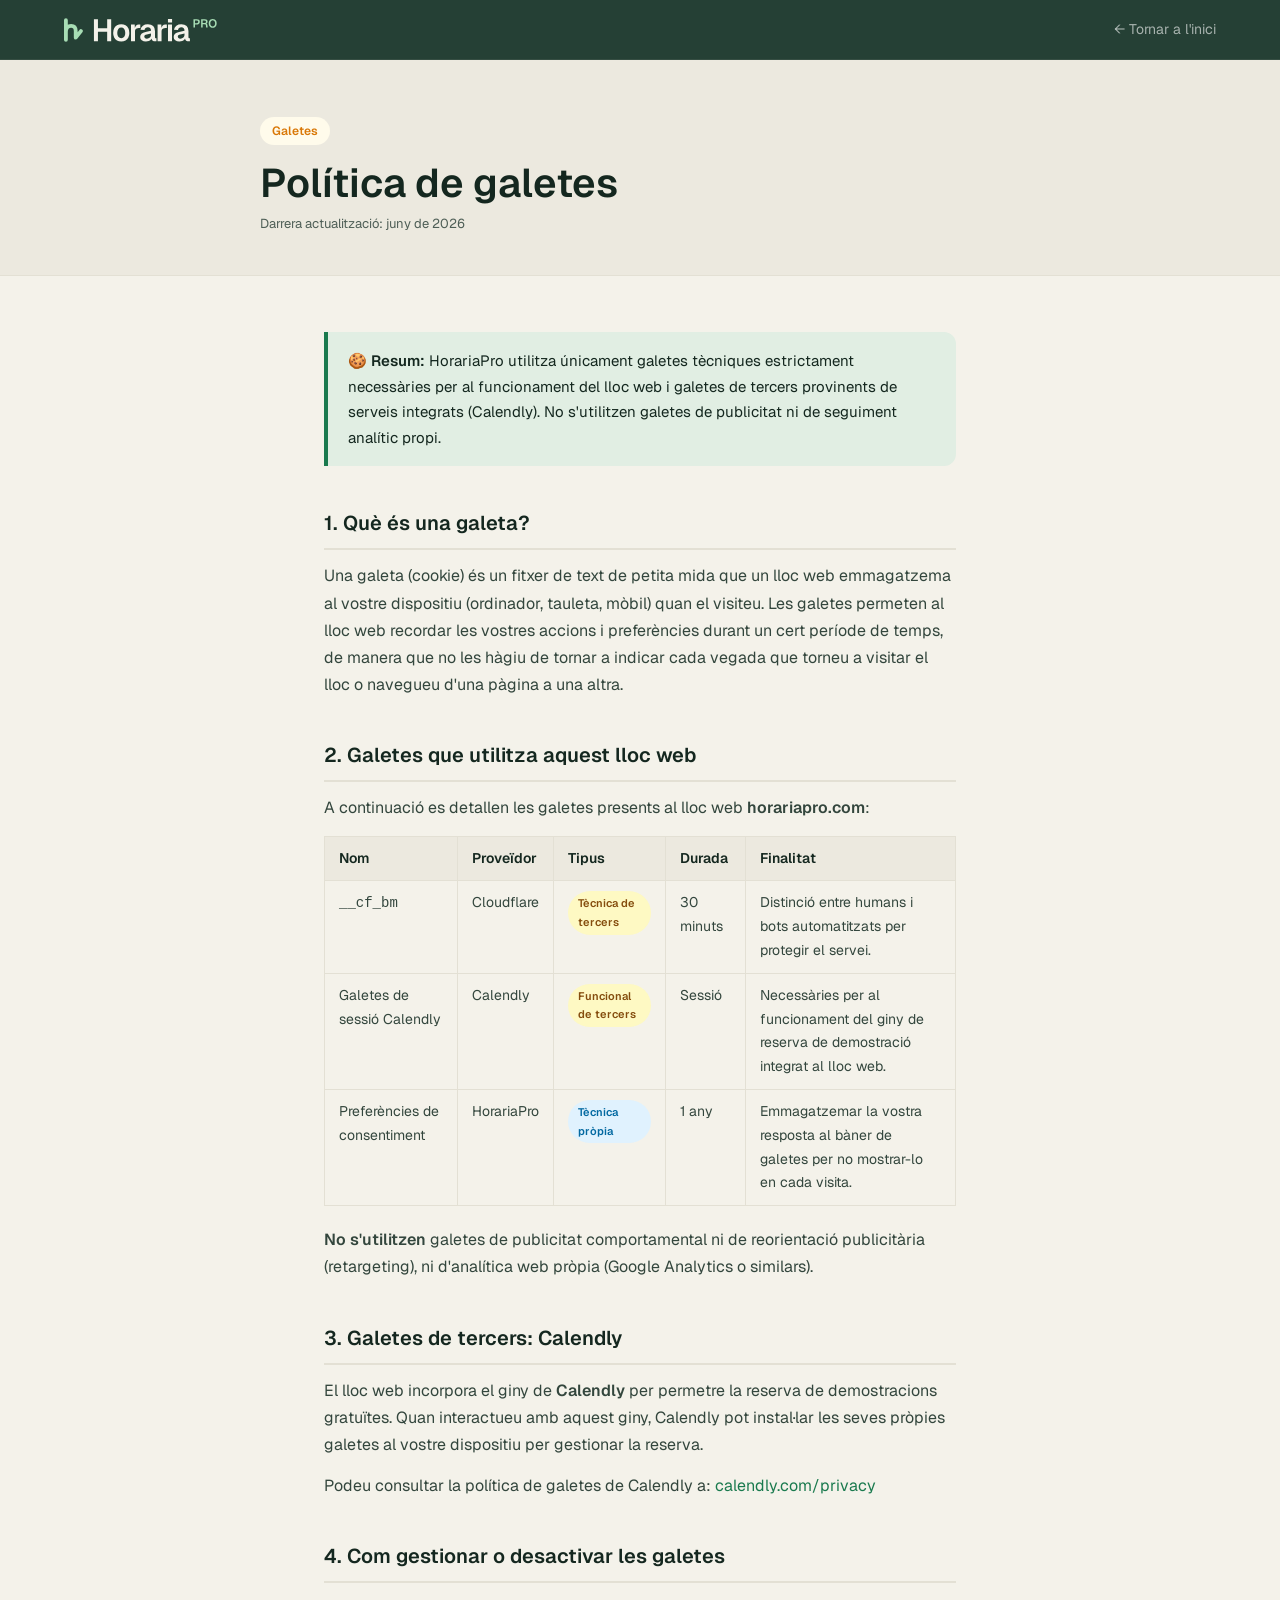
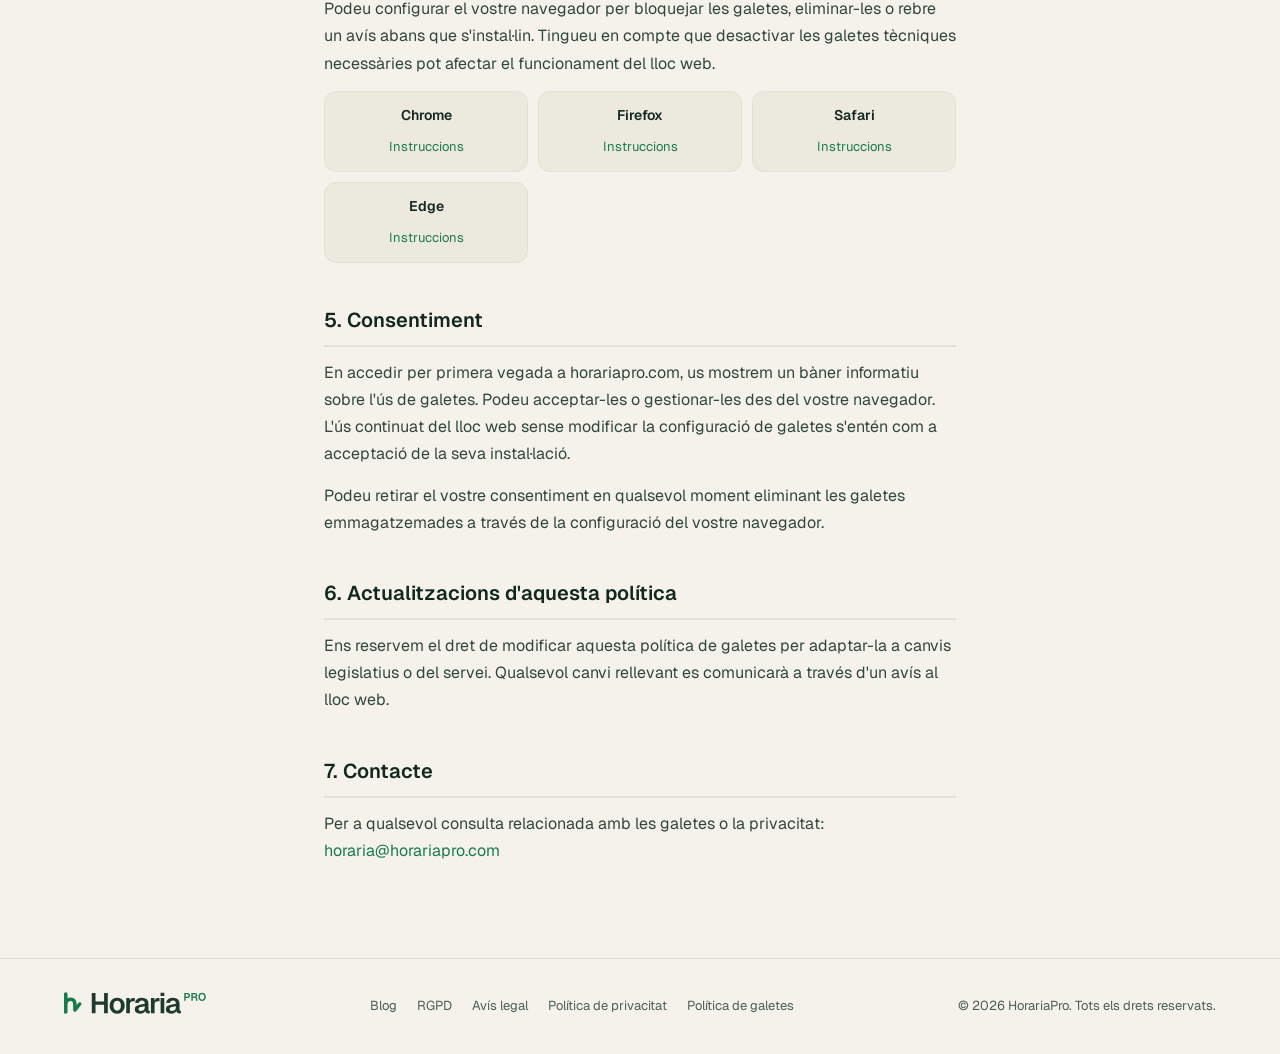
<file: politica-cookies.html>
<!DOCTYPE html>
<html lang="ca">
<head>
  <meta charset="UTF-8" />
  <meta name="viewport" content="width=device-width, initial-scale=1.0" />
  <title>Política de galetes — HorariaPro</title>
  <meta name="description" content="Política de galetes d'HorariaPro: quines galetes s'utilitzen, per a quina finalitat i com gestionar-les." />
  <link rel="preconnect" href="https://fonts.googleapis.com" />
  <link href="https://fonts.googleapis.com/css2?family=Geist:wght@400;500;600&display=swap" rel="stylesheet" />
  <style>
    *, *::before, *::after { box-sizing: border-box; margin: 0; padding: 0; }
    :root {
      --black:   #14271F;
      --ink:     #1a1a1a;
      --ink-2:   #444;
      --ink-3:   #777;
      --ink-4:   #aaa;
      --border:  #e8e8e8;
      --bg:      #fff;
      --bg-2:    #f7f7f7;
      --blue:    #2563eb;
      --blue-lt: #eff6ff;
      --amber:   #d97706;
      --amber-lt:#fffbeb;
      --r:       12px;
    }
    html { scroll-behavior: smooth; }
    body {
      font-family: 'Geist', sans-serif;
      color: var(--ink);
      background: var(--bg);
      font-size: 16px;
      line-height: 1.7;
      -webkit-font-smoothing: antialiased;
    }
    a { color: var(--blue); text-decoration: none; }
    a:hover { text-decoration: underline; }

    nav {
      position: sticky; top: 0; z-index: 100;
      background: rgba(30,58,47,.96);
      backdrop-filter: blur(12px);
      padding: 0 5%;
      display: flex; align-items: center; justify-content: space-between;
      height: 60px;
      border-bottom: 1px solid rgba(255,255,255,.08);
    }
    .nav-logo { font-weight: 600; font-size: 18px; color: #fff; text-decoration: none; }
    .nav-back { font-size: 14px; color: rgba(255,255,255,.6); text-decoration: none; }
    .nav-back:hover { color: #fff; text-decoration: none; }

    .page-hero {
      background: var(--bg-2);
      border-bottom: 1px solid var(--border);
      padding: 56px 5% 40px;
    }
    .page-hero .tag {
      display: inline-block;
      background: var(--amber-lt);
      color: var(--amber);
      font-size: 12px;
      font-weight: 600;
      letter-spacing: 0;
      padding: 4px 12px;
      border-radius: 100px;
      margin-bottom: 16px;
    }
    .page-hero h1 { font-size: clamp(28px, 4vw, 40px); font-weight: 600; color: var(--ink); }
    .page-hero .updated { font-size: 13px; color: var(--ink-3); margin-top: 8px; }

    .content {
      max-width: 760px;
      margin: 0 auto;
      padding: 56px 5% 80px;
    }
    .content h2 {
      font-size: 20px;
      font-weight: 600;
      color: var(--ink);
      margin: 40px 0 12px;
      padding-bottom: 8px;
      border-bottom: 2px solid var(--border);
    }
    .content h2:first-child { margin-top: 0; }
    .content p { color: var(--ink-2); margin-bottom: 14px; }
    .content ul { color: var(--ink-2); padding-left: 20px; margin-bottom: 14px; }
    .content ul li { margin-bottom: 6px; }
    .content table {
      width: 100%; border-collapse: collapse; margin-bottom: 20px; font-size: 14px;
    }
    .content table th {
      background: var(--bg-2); text-align: left; padding: 10px 14px;
      font-weight: 600; color: var(--ink); border: 1px solid var(--border);
    }
    .content table td {
      padding: 10px 14px; color: var(--ink-2); border: 1px solid var(--border);
      vertical-align: top;
    }
    .info-box {
      background: var(--blue-lt);
      border-left: 4px solid var(--blue);
      border-radius: 0 var(--r) var(--r) 0;
      padding: 16px 20px;
      margin-bottom: 20px;
    }
    .info-box p { color: var(--ink); margin: 0; font-size: 15px; }
    .badge {
      display: inline-block;
      font-size: 11px; font-weight: 600; letter-spacing: 0;
      padding: 3px 10px; border-radius: 100px;
    }
    .badge-tech { background: #e0f2fe; color: #0369a1; }
    .badge-third { background: #fef9c3; color: #854d0e; }
    .browser-grid {
      display: grid;
      grid-template-columns: repeat(auto-fill, minmax(160px, 1fr));
      gap: 10px; margin-bottom: 20px;
    }
    .browser-card {
      background: var(--bg-2); border: 1px solid var(--border);
      border-radius: var(--r); padding: 12px 14px;
      text-align: center;
    }
    .browser-card .browser-name { font-weight: 600; font-size: 14px; color: var(--ink); margin-bottom: 4px; }
    .browser-card a { font-size: 13px; }

    footer {
      background: var(--bg-2);
      border-top: 1px solid var(--border);
      padding: 32px 5%;
      display: flex; align-items: center; justify-content: space-between;
      flex-wrap: wrap; gap: 12px;
      font-size: 13px; color: var(--ink-3);
    }
    .footer-logo { font-weight: 600; color: var(--ink); }
    .footer-legal { display: flex; gap: 20px; flex-wrap: wrap; }
    .footer-legal a { color: var(--ink-3); font-size: 13px; }
    .footer-legal a:hover { color: var(--blue); text-decoration: none; }
  </style>
  <link rel="stylesheet" href="/marca.css" />
</head>
<body>

<nav>
  <a href="/" class="nav-logo" aria-label="Tornar a l'inici"><img src="/marca/logo/horaria-pro-sobre-pissarra.svg" alt="Horaria Pro" style="height:24px;display:block" /></a>
  <a href="/" class="nav-back">← Tornar a l'inici</a>
</nav>

<div class="page-hero">
  <div style="max-width:760px; margin:0 auto;">
    <div class="tag">Galetes</div>
    <h1>Política de galetes</h1>
    <p class="updated">Darrera actualització: juny de 2026</p>
  </div>
</div>

<div class="content">

  <div class="info-box">
    <p>🍪 <strong>Resum:</strong> HorariaPro utilitza únicament galetes tècniques estrictament necessàries per al funcionament del lloc web i galetes de tercers provinents de serveis integrats (Calendly). No s'utilitzen galetes de publicitat ni de seguiment analític propi.</p>
  </div>

  <h2>1. Què és una galeta?</h2>
  <p>Una galeta (<em>co&#111;kie</em>) és un fitxer de text de petita mida que un lloc web emmagatzema al vostre dispositiu (ordinador, tauleta, mòbil) quan el visiteu. Les galetes permeten al lloc web recordar les vostres accions i preferències durant un cert període de temps, de manera que no les hàgiu de tornar a indicar cada vegada que torneu a visitar el lloc o navegueu d'una pàgina a una altra.</p>

  <h2>2. Galetes que utilitza aquest lloc web</h2>
  <p>A continuació es detallen les galetes presents al lloc web <strong>horariapro.com</strong>:</p>

  <table>
    <tr>
      <th>Nom</th>
      <th>Proveïdor</th>
      <th>Tipus</th>
      <th>Durada</th>
      <th>Finalitat</th>
    </tr>
    <tr>
      <td><code>__cf_bm</code></td>
      <td>Cloudflare</td>
      <td><span class="badge badge-third">Tècnica de tercers</span></td>
      <td>30 minuts</td>
      <td>Distinció entre humans i bots automatitzats per protegir el servei.</td>
    </tr>
    <tr>
      <td>Galetes de sessió Calendly</td>
      <td>Calendly</td>
      <td><span class="badge badge-third">Funcional de tercers</span></td>
      <td>Sessió</td>
      <td>Necessàries per al funcionament del giny de reserva de demostració integrat al lloc web.</td>
    </tr>
    <tr>
      <td>Preferències de consentiment</td>
      <td>HorariaPro</td>
      <td><span class="badge badge-tech">Tècnica pròpia</span></td>
      <td>1 any</td>
      <td>Emmagatzemar la vostra resposta al bàner de galetes per no mostrar-lo en cada visita.</td>
    </tr>
  </table>

  <p><strong>No s'utilitzen</strong> galetes de publicitat comportamental ni de reorientació publicitària (<em>retargeting</em>), ni d'analítica web pròpia (Google Analytics o similars).</p>

  <h2>3. Galetes de tercers: Calendly</h2>
  <p>El lloc web incorpora el giny de <strong>Calendly</strong> per permetre la reserva de demostracions gratuïtes. Quan interactueu amb aquest giny, Calendly pot instal·lar les seves pròpies galetes al vostre dispositiu per gestionar la reserva.</p>
  <p>Podeu consultar la política de galetes de Calendly a: <a href="https://calendly.com/privacy" target="_blank" rel="noopener">calendly.com/privacy</a></p>

  <h2>4. Com gestionar o desactivar les galetes</h2>
  <p>Podeu configurar el vostre navegador per bloquejar les galetes, eliminar-les o rebre un avís abans que s'instal·lin. Tingueu en compte que desactivar les galetes tècniques necessàries pot afectar el funcionament del lloc web.</p>
  <div class="browser-grid">
    <div class="browser-card">
      <div class="browser-name">Chrome</div>
      <a href="https://support.google.com/chrome/answer/95647" target="_blank" rel="noopener">Instruccions</a>
    </div>
    <div class="browser-card">
      <div class="browser-name">Firefox</div>
      <a href="https://support.mozilla.org/ca/kb/activa-i-desactiva-les-galetes-que-els-webs-utilit" target="_blank" rel="noopener">Instruccions</a>
    </div>
    <div class="browser-card">
      <div class="browser-name">Safari</div>
      <a href="https://support.apple.com/ca-es/guide/safari/sfri11471/mac" target="_blank" rel="noopener">Instruccions</a>
    </div>
    <div class="browser-card">
      <div class="browser-name">Edge</div>
      <a href="https://support.microsoft.com/ca-es/microsoft-edge/eliminar-les-cookies-a-microsoft-edge-63947406-40ac-c3b8-57b9-2a946a29ae09" target="_blank" rel="noopener">Instruccions</a>
    </div>
  </div>

  <h2>5. Consentiment</h2>
  <p>En accedir per primera vegada a horariapro.com, us mostrem un bàner informatiu sobre l'ús de galetes. Podeu acceptar-les o gestionar-les des del vostre navegador. L'ús continuat del lloc web sense modificar la configuració de galetes s'entén com a acceptació de la seva instal·lació.</p>
  <p>Podeu retirar el vostre consentiment en qualsevol moment eliminant les galetes emmagatzemades a través de la configuració del vostre navegador.</p>

  <h2>6. Actualitzacions d'aquesta política</h2>
  <p>Ens reservem el dret de modificar aquesta política de galetes per adaptar-la a canvis legislatius o del servei. Qualsevol canvi rellevant es comunicarà a través d'un avís al lloc web.</p>

  <h2>7. Contacte</h2>
  <p>Per a qualsevol consulta relacionada amb les galetes o la privacitat: <a href="mailto:horaria@horariapro.com">horaria@horariapro.com</a></p>

</div>

<footer>
  <div class="footer-logo"><img src="/marca/logo/horaria-pro-sobre-clar.svg" alt="Horaria Pro" style="height:24px;" /></div>
  <div class="footer-legal">
    <a href="/blog.html">Blog</a>
    <a href="/rgpd.html">RGPD</a>
    <a href="/avis-legal.html">Avís legal</a>
    <a href="/politica-privacitat.html">Política de privacitat</a>
    <a href="/politica-cookies.html">Política de galetes</a>
  </div>
  <div>© 2026 HorariaPro. Tots els drets reservats.</div>
</footer>

<script src="/analytics.js" defer></script>
<script src="/marca.js" defer></script>
</body>
</html>
</file>
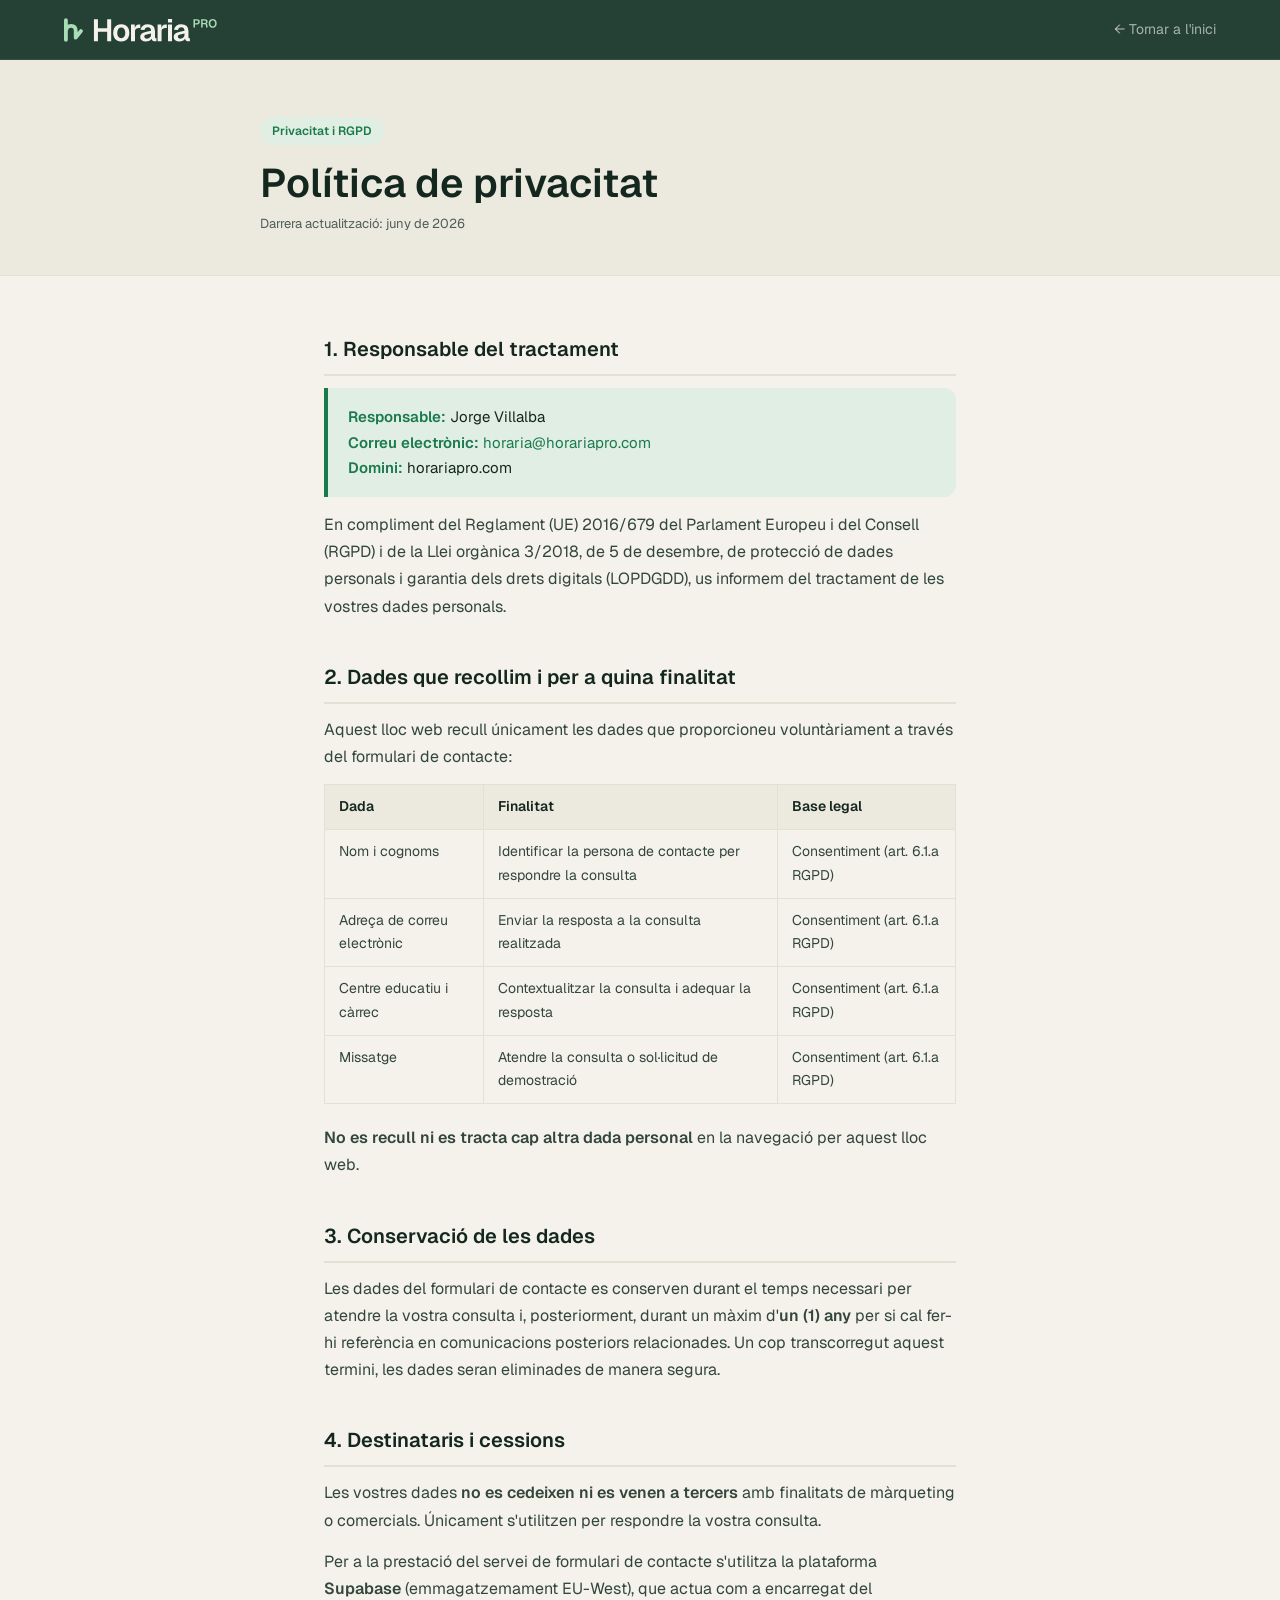
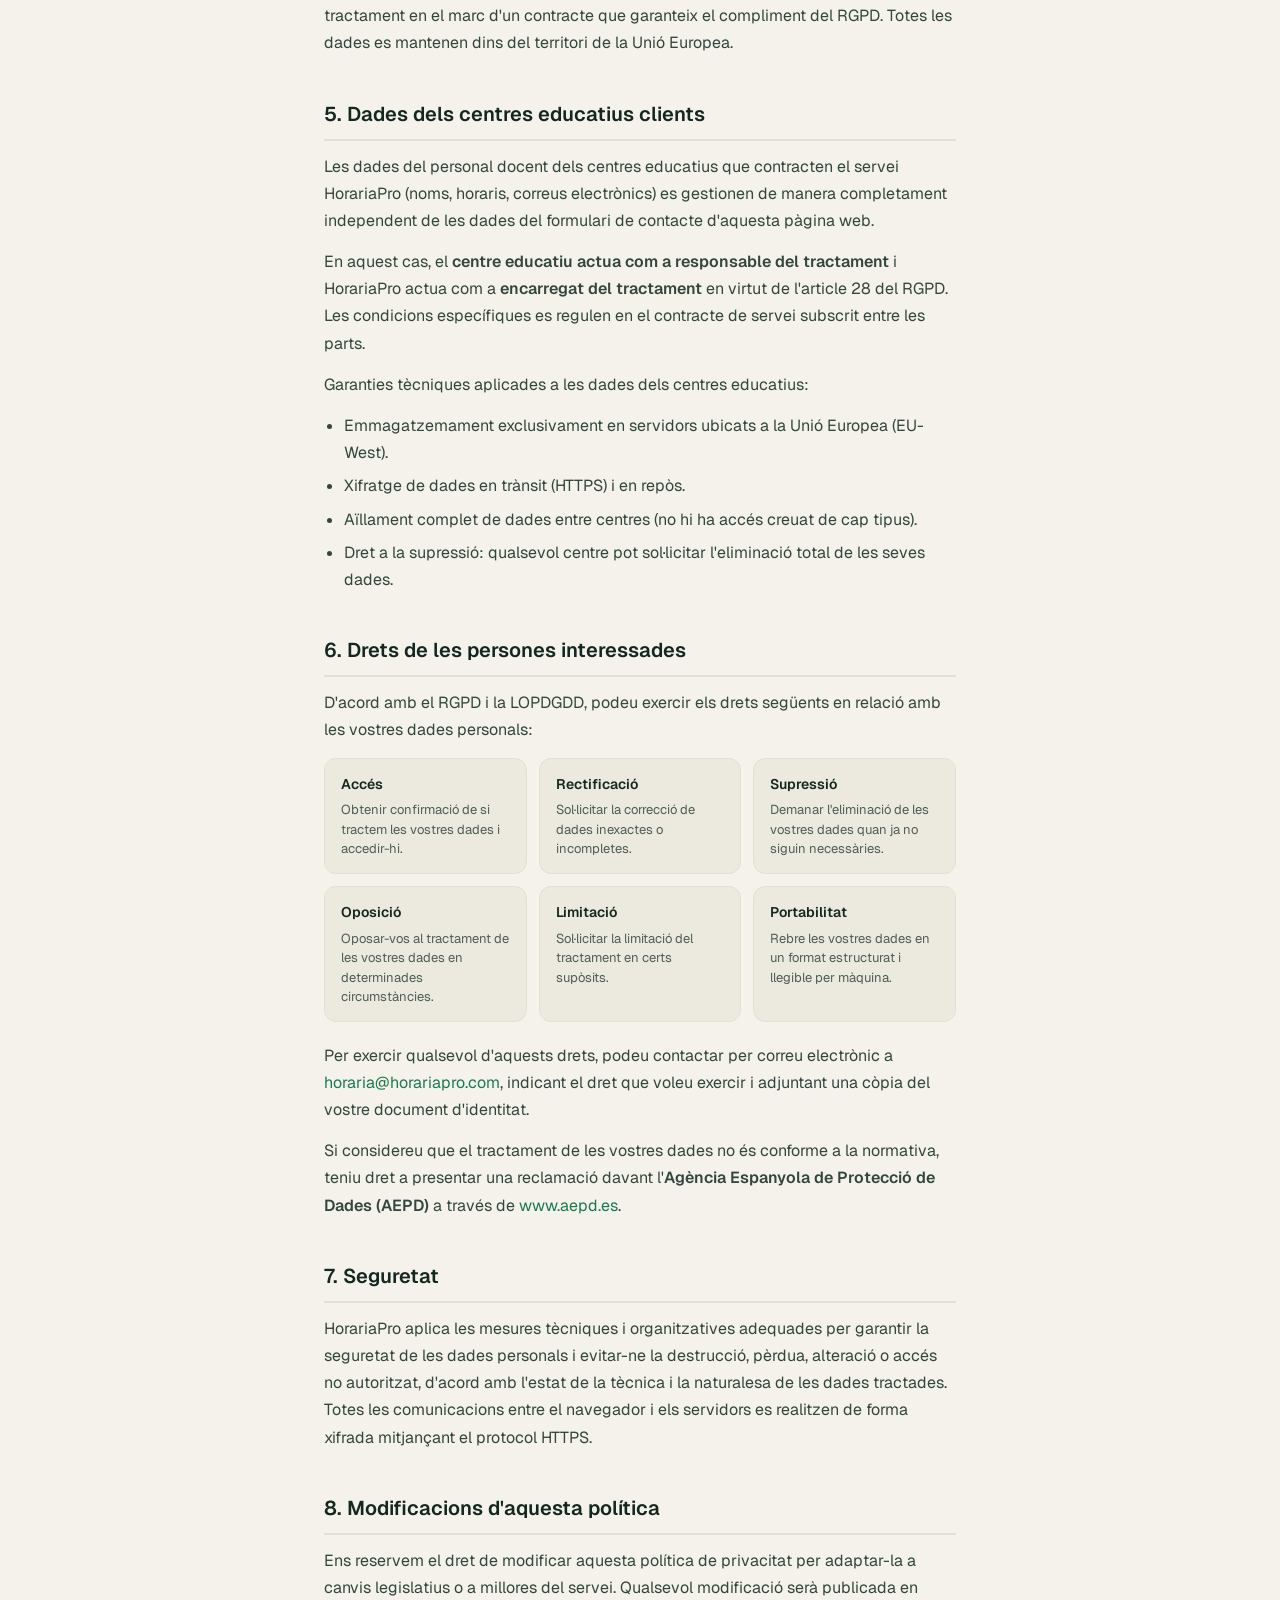
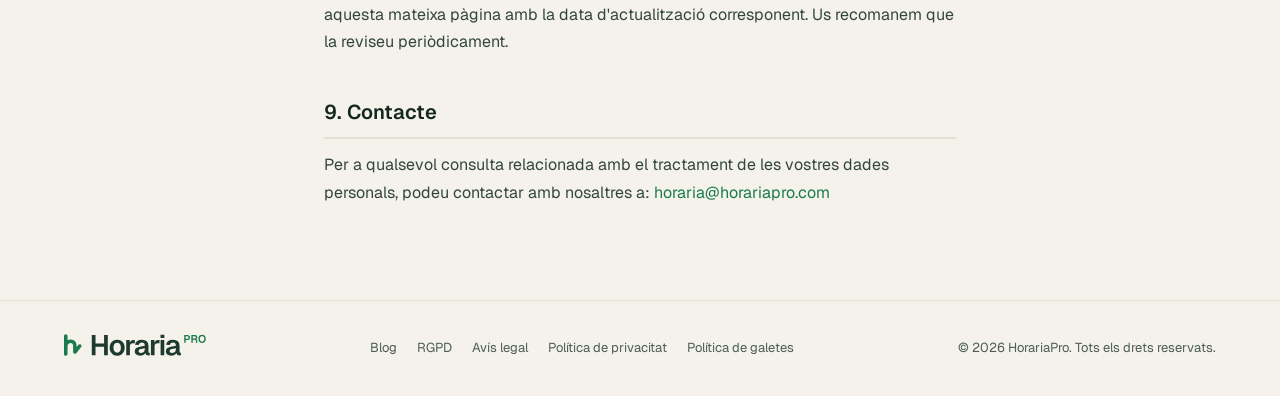
<file: politica-privacitat.html>
<!DOCTYPE html>
<html lang="ca">
<head>
  <meta charset="UTF-8" />
  <meta name="viewport" content="width=device-width, initial-scale=1.0" />
  <title>Política de privacitat — HorariaPro</title>
  <meta name="description" content="Política de privacitat i tractament de dades personals d'HorariaPro, plataforma de gestió de cobertures per a centres educatius." />
  <link rel="preconnect" href="https://fonts.googleapis.com" />
  <link href="https://fonts.googleapis.com/css2?family=Geist:wght@400;500;600&display=swap" rel="stylesheet" />
  <style>
    *, *::before, *::after { box-sizing: border-box; margin: 0; padding: 0; }
    :root {
      --black:   #14271F;
      --ink:     #1a1a1a;
      --ink-2:   #444;
      --ink-3:   #777;
      --ink-4:   #aaa;
      --border:  #e8e8e8;
      --bg:      #fff;
      --bg-2:    #f7f7f7;
      --blue:    #2563eb;
      --blue-lt: #eff6ff;
      --green:   #16a34a;
      --green-lt:#f0fdf4;
      --r:       12px;
    }
    html { scroll-behavior: smooth; }
    body {
      font-family: 'Geist', sans-serif;
      color: var(--ink);
      background: var(--bg);
      font-size: 16px;
      line-height: 1.7;
      -webkit-font-smoothing: antialiased;
    }
    a { color: var(--blue); text-decoration: none; }
    a:hover { text-decoration: underline; }

    nav {
      position: sticky; top: 0; z-index: 100;
      background: rgba(30,58,47,.96);
      backdrop-filter: blur(12px);
      padding: 0 5%;
      display: flex; align-items: center; justify-content: space-between;
      height: 60px;
      border-bottom: 1px solid rgba(255,255,255,.08);
    }
    .nav-logo { font-weight: 600; font-size: 18px; color: #fff; text-decoration: none; }
    .nav-back { font-size: 14px; color: rgba(255,255,255,.6); text-decoration: none; }
    .nav-back:hover { color: #fff; text-decoration: none; }

    .page-hero {
      background: var(--bg-2);
      border-bottom: 1px solid var(--border);
      padding: 56px 5% 40px;
    }
    .page-hero .tag {
      display: inline-block;
      background: var(--green-lt);
      color: var(--green);
      font-size: 12px;
      font-weight: 600;
      letter-spacing: 0;
      padding: 4px 12px;
      border-radius: 100px;
      margin-bottom: 16px;
    }
    .page-hero h1 { font-size: clamp(28px, 4vw, 40px); font-weight: 600; color: var(--ink); }
    .page-hero .updated { font-size: 13px; color: var(--ink-3); margin-top: 8px; }

    .content {
      max-width: 760px;
      margin: 0 auto;
      padding: 56px 5% 80px;
    }
    .content h2 {
      font-size: 20px;
      font-weight: 600;
      color: var(--ink);
      margin: 40px 0 12px;
      padding-bottom: 8px;
      border-bottom: 2px solid var(--border);
    }
    .content h2:first-child { margin-top: 0; }
    .content p { color: var(--ink-2); margin-bottom: 14px; }
    .content ul { color: var(--ink-2); padding-left: 20px; margin-bottom: 14px; }
    .content ul li { margin-bottom: 6px; }
    .content table {
      width: 100%; border-collapse: collapse; margin-bottom: 20px; font-size: 14px;
    }
    .content table th {
      background: var(--bg-2); text-align: left; padding: 10px 14px;
      font-weight: 600; color: var(--ink); border: 1px solid var(--border);
    }
    .content table td {
      padding: 10px 14px; color: var(--ink-2); border: 1px solid var(--border);
      vertical-align: top;
    }
    .info-box {
      background: var(--blue-lt);
      border-left: 4px solid var(--blue);
      border-radius: 0 var(--r) var(--r) 0;
      padding: 16px 20px;
      margin-bottom: 14px;
    }
    .info-box p { color: var(--ink); margin: 0; font-size: 15px; }
    .info-box strong { color: var(--blue); }
    .rights-grid {
      display: grid; grid-template-columns: repeat(auto-fill, minmax(200px, 1fr));
      gap: 12px; margin-bottom: 20px;
    }
    .rights-card {
      background: var(--bg-2); border: 1px solid var(--border);
      border-radius: var(--r); padding: 14px 16px;
    }
    .rights-card .rights-title { font-weight: 600; font-size: 14px; color: var(--ink); margin-bottom: 4px; }
    .rights-card p { font-size: 13px; color: var(--ink-3); margin: 0; line-height: 1.5; }

    footer {
      background: var(--bg-2);
      border-top: 1px solid var(--border);
      padding: 32px 5%;
      display: flex; align-items: center; justify-content: space-between;
      flex-wrap: wrap; gap: 12px;
      font-size: 13px; color: var(--ink-3);
    }
    .footer-logo { font-weight: 600; color: var(--ink); }
    .footer-legal { display: flex; gap: 20px; flex-wrap: wrap; }
    .footer-legal a { color: var(--ink-3); font-size: 13px; }
    .footer-legal a:hover { color: var(--blue); text-decoration: none; }
  </style>
  <link rel="stylesheet" href="/marca.css" />
</head>
<body>

<nav>
  <a href="/" class="nav-logo" aria-label="Tornar a l'inici"><img src="/marca/logo/horaria-pro-sobre-pissarra.svg" alt="Horaria Pro" style="height:24px;display:block" /></a>
  <a href="/" class="nav-back">← Tornar a l'inici</a>
</nav>

<div class="page-hero">
  <div style="max-width:760px; margin:0 auto;">
    <div class="tag">Privacitat i RGPD</div>
    <h1>Política de privacitat</h1>
    <p class="updated">Darrera actualització: juny de 2026</p>
  </div>
</div>

<div class="content">

  <h2>1. Responsable del tractament</h2>
  <div class="info-box">
    <p>
      <strong>Responsable:</strong> Jorge Villalba<br>
      <strong>Correu electrònic:</strong> <a href="mailto:horaria@horariapro.com">horaria@horariapro.com</a><br>
      <strong>Domini:</strong> horariapro.com
    </p>
  </div>
  <p>En compliment del Reglament (UE) 2016/679 del Parlament Europeu i del Consell (RGPD) i de la Llei orgànica 3/2018, de 5 de desembre, de protecció de dades personals i garantia dels drets digitals (LOPDGDD), us informem del tractament de les vostres dades personals.</p>

  <h2>2. Dades que recollim i per a quina finalitat</h2>
  <p>Aquest lloc web recull únicament les dades que proporcioneu voluntàriament a través del formulari de contacte:</p>
  <table>
    <tr>
      <th>Dada</th>
      <th>Finalitat</th>
      <th>Base legal</th>
    </tr>
    <tr>
      <td>Nom i cognoms</td>
      <td>Identificar la persona de contacte per respondre la consulta</td>
      <td>Consentiment (art. 6.1.a RGPD)</td>
    </tr>
    <tr>
      <td>Adreça de correu electrònic</td>
      <td>Enviar la resposta a la consulta realitzada</td>
      <td>Consentiment (art. 6.1.a RGPD)</td>
    </tr>
    <tr>
      <td>Centre educatiu i càrrec</td>
      <td>Contextualitzar la consulta i adequar la resposta</td>
      <td>Consentiment (art. 6.1.a RGPD)</td>
    </tr>
    <tr>
      <td>Missatge</td>
      <td>Atendre la consulta o sol·licitud de demostració</td>
      <td>Consentiment (art. 6.1.a RGPD)</td>
    </tr>
  </table>
  <p><strong>No es recull ni es tracta cap altra dada personal</strong> en la navegació per aquest lloc web.</p>

  <h2>3. Conservació de les dades</h2>
  <p>Les dades del formulari de contacte es conserven durant el temps necessari per atendre la vostra consulta i, posteriorment, durant un màxim d'<strong>un (1) any</strong> per si cal fer-hi referència en comunicacions posteriors relacionades. Un cop transcorregut aquest termini, les dades seran eliminades de manera segura.</p>

  <h2>4. Destinataris i cessions</h2>
  <p>Les vostres dades <strong>no es cedeixen ni es venen a tercers</strong> amb finalitats de màrqueting o comercials. Únicament s'utilitzen per respondre la vostra consulta.</p>
  <p>Per a la prestació del servei de formulari de contacte s'utilitza la plataforma <strong>Supabase</strong> (emmagatzemament EU-West), que actua com a encarregat del tractament en el marc d'un contracte que garanteix el compliment del RGPD. Totes les dades es mantenen dins del territori de la Unió Europea.</p>

  <h2>5. Dades dels centres educatius clients</h2>
  <p>Les dades del personal docent dels centres educatius que contracten el servei HorariaPro (noms, horaris, correus electrònics) es gestionen de manera completament independent de les dades del formulari de contacte d'aquesta pàgina web.</p>
  <p>En aquest cas, el <strong>centre educatiu actua com a responsable del tractament</strong> i HorariaPro actua com a <strong>encarregat del tractament</strong> en virtut de l'article 28 del RGPD. Les condicions específiques es regulen en el contracte de servei subscrit entre les parts.</p>
  <p>Garanties tècniques aplicades a les dades dels centres educatius:</p>
  <ul>
    <li>Emmagatzemament exclusivament en servidors ubicats a la Unió Europea (EU-West).</li>
    <li>Xifratge de dades en trànsit (HTTPS) i en repòs.</li>
    <li>Aïllament complet de dades entre centres (no hi ha accés creuat de cap tipus).</li>
    <li>Dret a la supressió: qualsevol centre pot sol·licitar l'eliminació total de les seves dades.</li>
  </ul>

  <h2>6. Drets de les persones interessades</h2>
  <p>D'acord amb el RGPD i la LOPDGDD, podeu exercir els drets següents en relació amb les vostres dades personals:</p>
  <div class="rights-grid">
    <div class="rights-card">
      <div class="rights-title">Accés</div>
      <p>Obtenir confirmació de si tractem les vostres dades i accedir-hi.</p>
    </div>
    <div class="rights-card">
      <div class="rights-title">Rectificació</div>
      <p>Sol·licitar la correcció de dades inexactes o incompletes.</p>
    </div>
    <div class="rights-card">
      <div class="rights-title">Supressió</div>
      <p>Demanar l'eliminació de les vostres dades quan ja no siguin necessàries.</p>
    </div>
    <div class="rights-card">
      <div class="rights-title">Oposició</div>
      <p>Oposar-vos al tractament de les vostres dades en determinades circumstàncies.</p>
    </div>
    <div class="rights-card">
      <div class="rights-title">Limitació</div>
      <p>Sol·licitar la limitació del tractament en certs supòsits.</p>
    </div>
    <div class="rights-card">
      <div class="rights-title">Portabilitat</div>
      <p>Rebre les vostres dades en un format estructurat i llegible per màquina.</p>
    </div>
  </div>
  <p>Per exercir qualsevol d'aquests drets, podeu contactar per correu electrònic a <a href="mailto:horaria@horariapro.com">horaria@horariapro.com</a>, indicant el dret que voleu exercir i adjuntant una còpia del vostre document d'identitat.</p>
  <p>Si considereu que el tractament de les vostres dades no és conforme a la normativa, teniu dret a presentar una reclamació davant l'<strong>Agència Espanyola de Protecció de Dades (AEPD)</strong> a través de <a href="https://www.aepd.es" target="_blank" rel="noopener">www.aepd.es</a>.</p>

  <h2>7. Seguretat</h2>
  <p>HorariaPro aplica les mesures tècniques i organitzatives adequades per garantir la seguretat de les dades personals i evitar-ne la destrucció, pèrdua, alteració o accés no autoritzat, d'acord amb l'estat de la tècnica i la naturalesa de les dades tractades. Totes les comunicacions entre el navegador i els servidors es realitzen de forma xifrada mitjançant el protocol HTTPS.</p>

  <h2>8. Modificacions d'aquesta política</h2>
  <p>Ens reservem el dret de modificar aquesta política de privacitat per adaptar-la a canvis legislatius o a millores del servei. Qualsevol modificació serà publicada en aquesta mateixa pàgina amb la data d'actualització corresponent. Us recomanem que la reviseu periòdicament.</p>

  <h2>9. Contacte</h2>
  <p>Per a qualsevol consulta relacionada amb el tractament de les vostres dades personals, podeu contactar amb nosaltres a: <a href="mailto:horaria@horariapro.com">horaria@horariapro.com</a></p>

</div>

<footer>
  <div class="footer-logo"><img src="/marca/logo/horaria-pro-sobre-clar.svg" alt="Horaria Pro" style="height:24px;" /></div>
  <div class="footer-legal">
    <a href="/blog.html">Blog</a>
    <a href="/rgpd.html">RGPD</a>
    <a href="/avis-legal.html">Avís legal</a>
    <a href="/politica-privacitat.html">Política de privacitat</a>
    <a href="/politica-cookies.html">Política de galetes</a>
  </div>
  <div>© 2026 HorariaPro. Tots els drets reservats.</div>
</footer>

<script src="/analytics.js" defer></script>
<script src="/marca.js" defer></script>
</body>
</html>
</file>
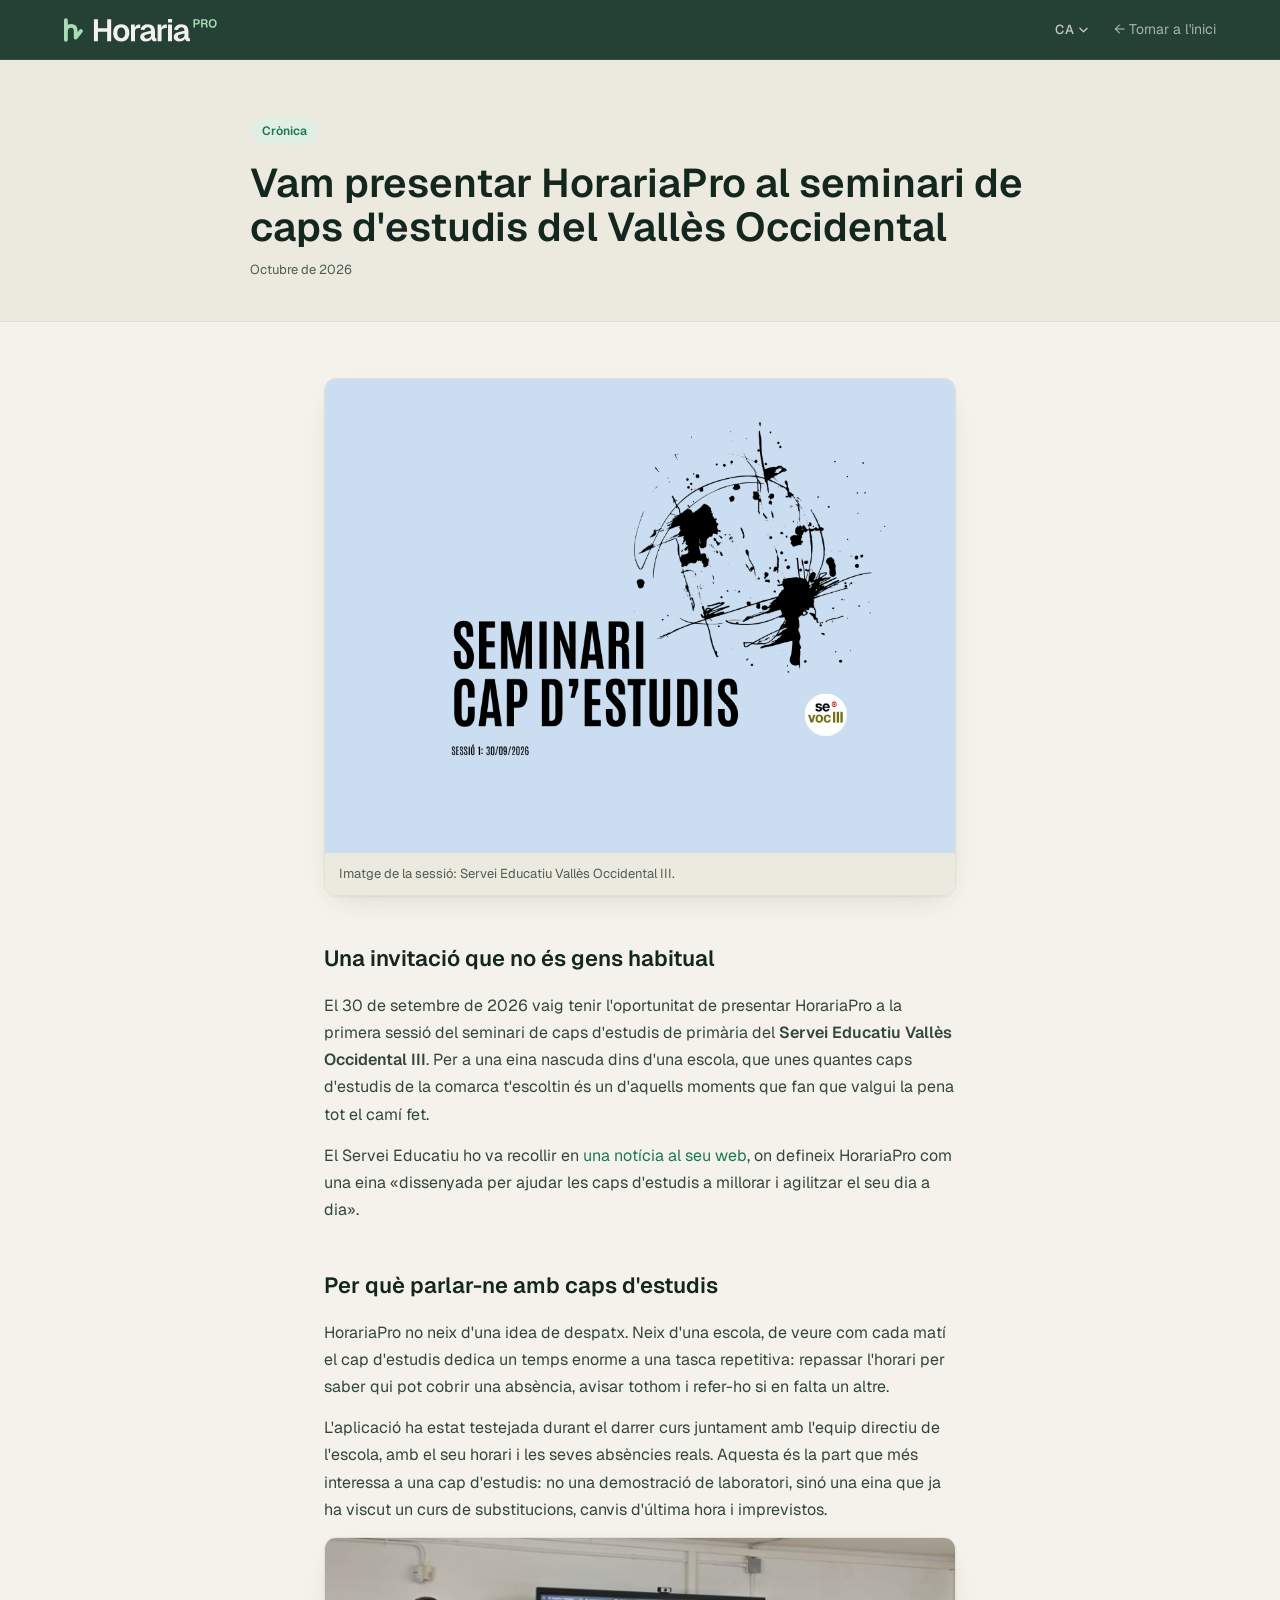
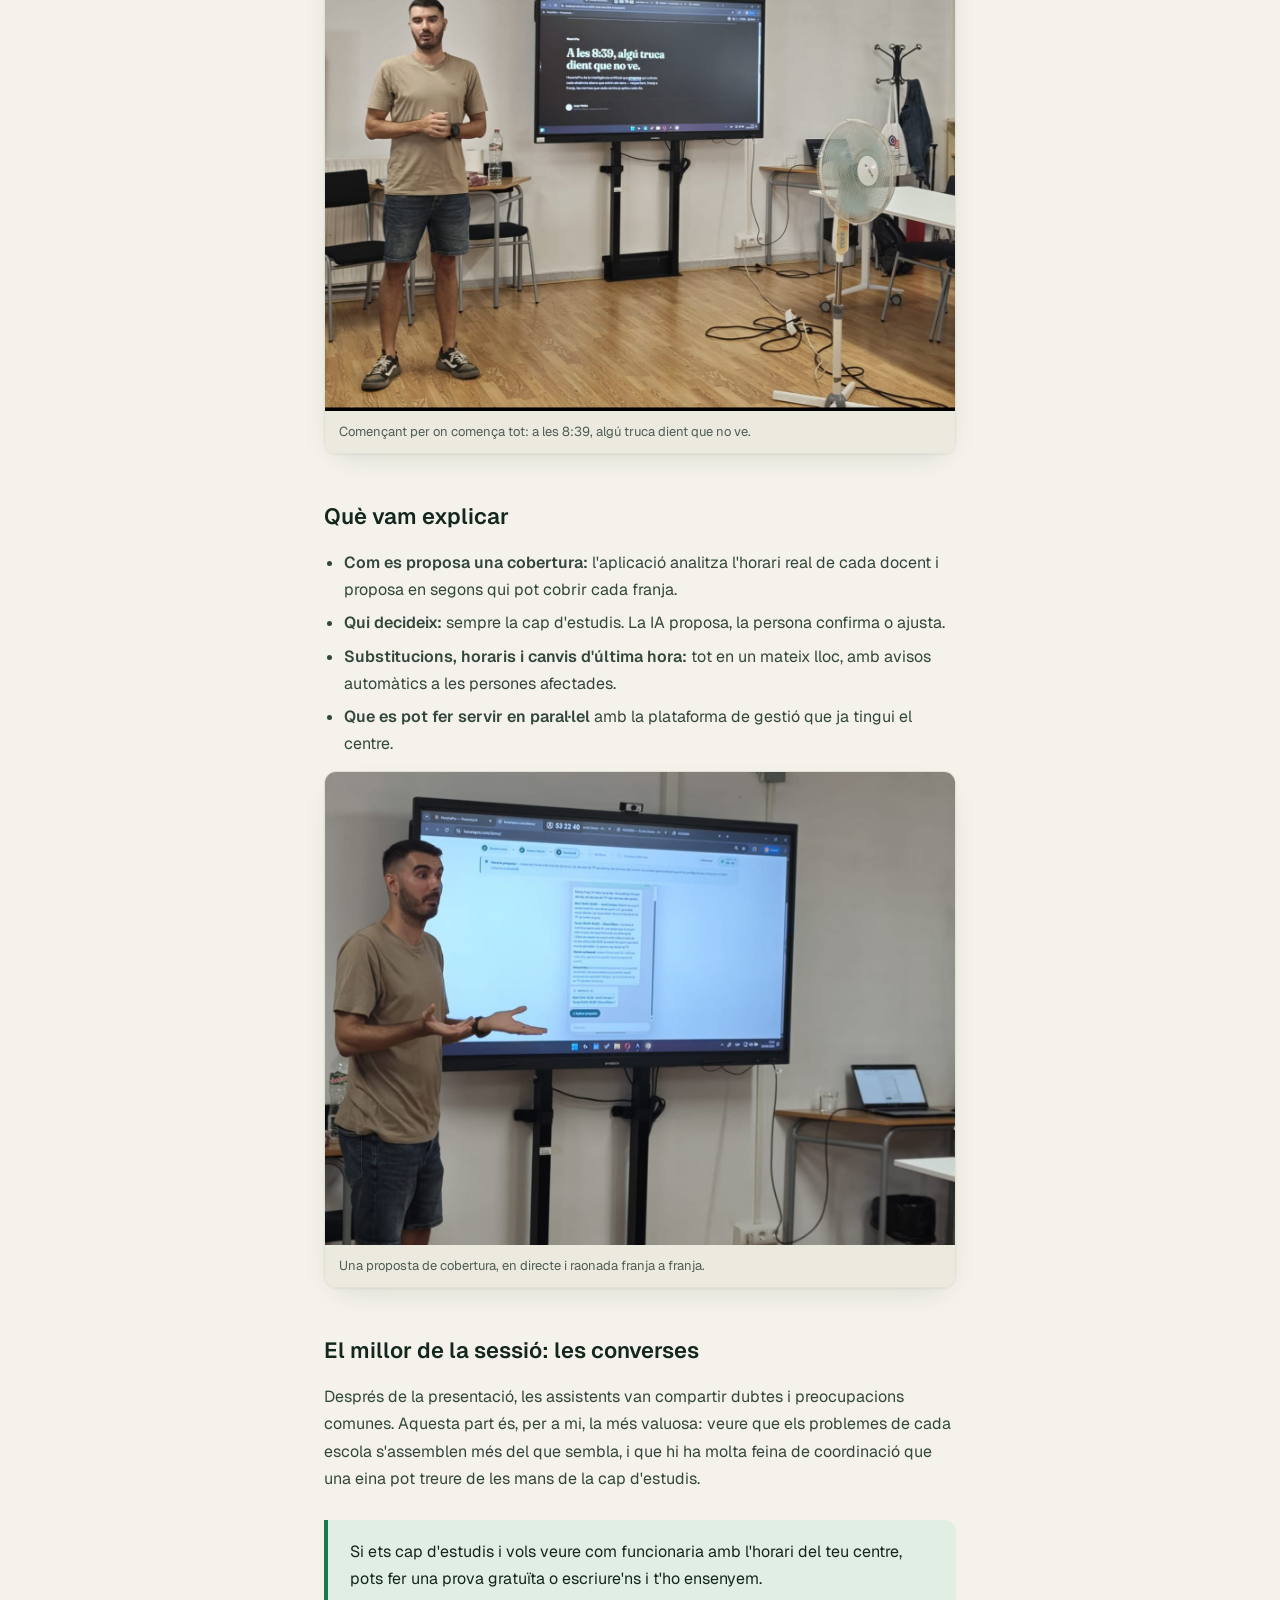
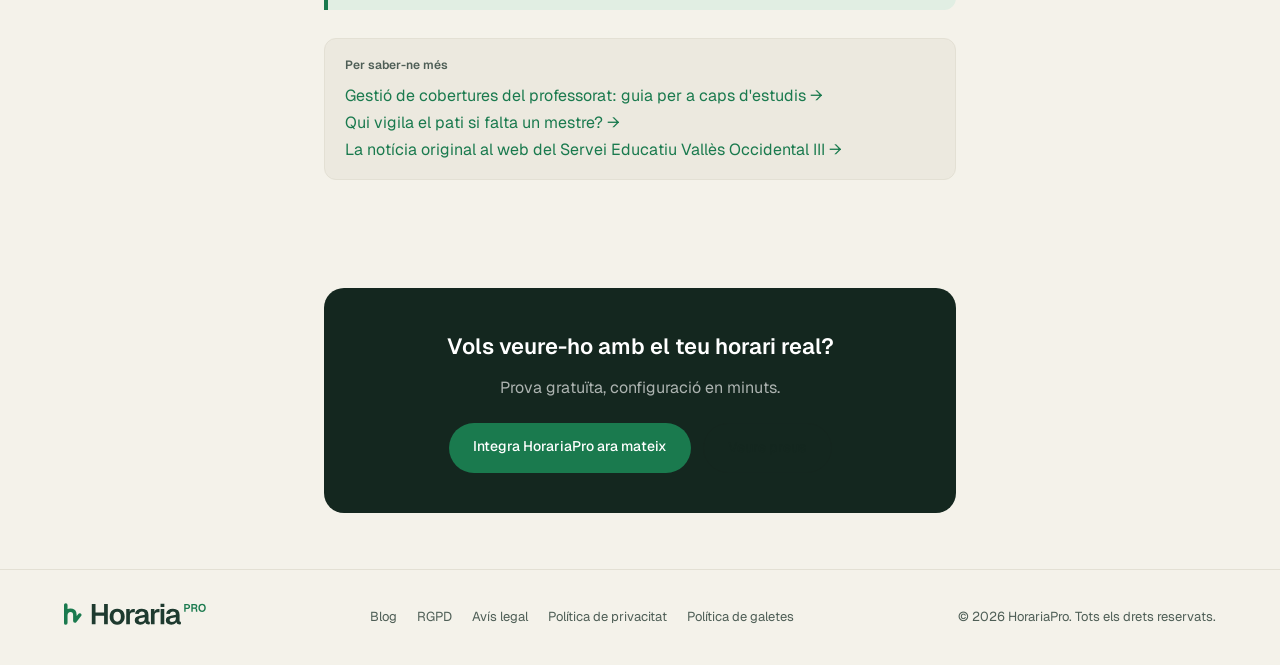
<file: presentacio-seminari-caps-estudis.html>
<!DOCTYPE html>
<html lang="ca">
<head>
  <meta charset="UTF-8" />
  <meta name="viewport" content="width=device-width, initial-scale=1.0" />
  <title>Vam presentar HorariaPro al seminari de caps d'estudis del Vallès Occidental — HorariaPro</title>
  <meta name="description" content="Crònica de la presentació d'HorariaPro a la primera sessió del seminari de caps d'estudis de primària del Servei Educatiu Vallès Occidental III: què vam explicar, què en va sortir i què hem après." />
  <link rel="canonical" href="https://horariapro.com/presentacio-seminari-caps-estudis.html" />
  <link rel="icon" type="image/svg+xml" href="/marca/icona/favicon.svg" />

  <!-- Open Graph -->
  <meta property="og:type" content="article" />
  <meta property="og:url" content="https://horariapro.com/presentacio-seminari-caps-estudis.html" />
  <meta property="og:site_name" content="HorariaPro" />
  <meta property="og:title" content="Vam presentar HorariaPro al seminari de caps d'estudis del Vallès Occidental" />
  <meta property="og:description" content="Crònica de la presentació a la primera sessió del seminari de caps d'estudis de primària del Servei Educatiu Vallès Occidental III." />
  <meta property="og:image" content="https://horariapro.com/images/sev-vallesoccidental3-seminari.png" />
  <meta property="og:locale" content="ca_ES" />

  <script type="application/ld+json">
  {
    "@context": "https://schema.org",
    "@type": "Article",
    "headline": "Vam presentar HorariaPro al seminari de caps d'estudis del Vallès Occidental",
    "datePublished": "2026-10-15",
    "inLanguage": "ca",
    "image": "https://horariapro.com/images/sev-vallesoccidental3-seminari.png",
    "author": { "@type": "Person", "name": "Jorge Villalba" },
    "publisher": { "@type": "Organization", "name": "HorariaPro", "url": "https://horariapro.com/" },
    "mainEntityOfPage": "https://horariapro.com/presentacio-seminari-caps-estudis.html",
    "citation": "https://serveiseducatius.xtec.cat/vallesoccidental3/general/sem-c-e-pri-s1-14-10-26/",
    "about": { "@type": "SoftwareApplication", "name": "HorariaPro", "url": "https://horariapro.com/" }
  }
  </script>

  <link rel="preconnect" href="https://fonts.googleapis.com" />
  <link href="https://fonts.googleapis.com/css2?family=Geist:wght@400;500;600&display=swap" rel="stylesheet" />
  <style>
    *, *::before, *::after { box-sizing: border-box; margin: 0; padding: 0; }
    :root {
      --black:   #14271F;
      --ink:     #1a1a1a;
      --ink-2:   #444;
      --ink-3:   #777;
      --ink-4:   #aaa;
      --border:  #e8e8e8;
      --bg:      #fff;
      --bg-2:    #f7f7f7;
      --green:    #1A7A4E;
      --green-lt: #EAF5EE;
      --r:       12px;
      --shadow:  0 2px 16px rgba(0,0,0,.07);
    }
    html { scroll-behavior: smooth; }
    body { font-family: 'Geist', sans-serif; color: var(--ink); background: var(--bg); font-size: 16px; line-height: 1.7; -webkit-font-smoothing: antialiased; }
    a { color: var(--green); text-decoration: none; }
    a:hover { text-decoration: underline; }

    nav { position: sticky; top: 0; z-index: 100; background: rgba(30,58,47,.96); backdrop-filter: blur(12px); padding: 0 5%; display: flex; align-items: center; justify-content: space-between; height: 60px; border-bottom: 1px solid rgba(255,255,255,.08); }
    .nav-logo { font-weight: 600; font-size: 18px; color: #fff; text-decoration: none; }
    .nav-back { font-size: 14px; color: rgba(255,255,255,.6); text-decoration: none; }
    .nav-back:hover { color: #fff; text-decoration: none; }

    .page-hero { background: var(--bg-2); border-bottom: 1px solid var(--border); padding: 56px 5% 40px; }
    .page-hero .tag { display: inline-block; background: var(--green-lt); color: var(--green); font-size: 12px; font-weight: 600; letter-spacing: 0; padding: 4px 12px; border-radius: 100px; margin-bottom: 16px; }
    .page-hero h1 { font-size: clamp(28px, 4vw, 40px); font-weight: 600; color: var(--ink); max-width: 780px; }
    .page-hero .updated { font-size: 13px; color: var(--ink-3); margin-top: 10px; }

    .content { max-width: 760px; margin: 0 auto; padding: 56px 5% 40px; }
    .content h2 { font-size: 22px; font-weight: 600; color: var(--ink); margin: 44px 0 14px; }
    .content h2:first-child { margin-top: 0; }
    .content p { color: var(--ink-2); margin-bottom: 14px; }
    .content ul { color: var(--ink-2); padding-left: 20px; margin-bottom: 14px; }
    .content ul li { margin-bottom: 6px; }

    .figure { margin: 0 0 32px; border: 1px solid var(--border); border-radius: var(--r); overflow: hidden; box-shadow: var(--shadow); }
    .figure img { display: block; width: 100%; height: auto; }
    .figure figcaption { font-size: 13px; color: var(--ink-3); padding: 10px 14px; background: var(--bg-2); }

    .callout { background: var(--green-lt); border-left: 4px solid var(--green); border-radius: 0 var(--r) var(--r) 0; padding: 18px 22px; margin: 28px 0; }
    .callout p { color: var(--ink); margin: 0; }

    .related { background: var(--bg-2); border: 1px solid var(--border); border-radius: var(--r); padding: 16px 20px; margin: 28px 0; }
    .related span { font-size: 12px; font-weight: 600; color: var(--ink-3); letter-spacing: 0; display: block; margin-bottom: 6px; }
    .related a { display: block; }

    .cta-box { max-width: 760px; margin: 40px auto 0; padding: 0 5%; }
    .cta-inner { background: var(--black); border-radius: 20px; padding: 40px 32px; text-align: center; color: #fff; }
    .cta-inner h2 { color: #fff; margin: 0 0 8px; font-size: 22px; font-weight: 600; }
    .cta-inner p { color: rgba(255,255,255,.65); margin-bottom: 22px; }
    .cta-btns { display: flex; gap: 12px; justify-content: center; flex-wrap: wrap; }
    .btn-primary { background: #fff; color: var(--black); padding: 12px 24px; border-radius: 10px; font-weight: 600; font-size: 14px; text-decoration: none; }
    .btn-secondary { background: rgba(255,255,255,.08); color: #fff; padding: 12px 24px; border-radius: 10px; font-weight: 600; font-size: 14px; text-decoration: none; border: 1px solid rgba(255,255,255,.2); }

    footer { background: var(--bg-2); border-top: 1px solid var(--border); padding: 32px 5%; margin-top: 56px; display: flex; align-items: center; justify-content: space-between; flex-wrap: wrap; gap: 12px; font-size: 13px; color: var(--ink-3); }
    .footer-logo { font-weight: 600; color: var(--ink); }
    .footer-legal { display: flex; gap: 20px; flex-wrap: wrap; }
    .footer-legal a { color: var(--ink-3); font-size: 13px; }
    .footer-legal a:hover { color: var(--green); text-decoration: none; }

    .lang-switch { position: relative; display: inline-flex; flex-shrink: 0; user-select: none; }
    .lang-switch__trigger { display: inline-flex; align-items: center; gap: 5px; background: transparent; border: 0; cursor: pointer; font-family: inherit; font-size: 13px; font-weight: 600; letter-spacing: .02em; color: rgba(255,255,255,.6); padding: 6px 4px; border-radius: 100px; transition: color .2s ease; }
    .lang-switch__trigger:hover, .lang-switch[data-open] .lang-switch__trigger { color: #fff; }
    .lang-switch__caret { transition: transform .25s ease; margin-top: 1px; }
    .lang-switch[data-open] .lang-switch__caret { transform: rotate(180deg); }
    .lang-switch__menu { position: absolute; top: calc(100% + 10px); right: 0; min-width: 8.5rem; padding: 5px; list-style: none; background: rgba(18,18,18,.97); border: 1px solid rgba(255,255,255,.12); border-radius: 10px; box-shadow: 0 12px 32px rgba(0,0,0,.35); opacity: 0; visibility: hidden; transform: translateY(-4px); transition: opacity .2s ease, transform .2s ease, visibility .2s ease; z-index: 1200; }
    .lang-switch[data-open] .lang-switch__menu { opacity: 1; visibility: visible; transform: translateY(0); }
    .lang-switch__opt { display: block; width: 100%; text-align: left; background: transparent; border: 0; cursor: pointer; font: 500 14px/1.2 inherit; font-family: inherit; color: rgba(255,255,255,.75); border-radius: 6px; padding: 9px 11px; }
    .lang-switch__opt:hover { color: #fff; background: rgba(255,255,255,.08); }
    .lang-switch__opt.is-active { color: #fff; font-weight: 600; }
  </style>
  <link rel="stylesheet" href="/marca.css" />
</head>
<body>

<nav>
  <a href="/" class="nav-logo" aria-label="Tornar a l'inici"><img src="/marca/logo/horaria-pro-sobre-pissarra.svg" alt="HorariaPro" style="height:30px; display:block;" /></a>
  <div style="display:flex; align-items:center; gap:22px;">
    <div class="lang-switch" id="langSwitch">
      <button type="button" class="lang-switch__trigger" aria-haspopup="listbox" aria-expanded="false" aria-label="Idioma" title="Idioma">
        <span class="lang-switch__current" data-lang-current>CA</span>
        <svg class="lang-switch__caret" width="9" height="6" viewBox="0 0 10 6" aria-hidden="true"><path d="M1 1l4 4 4-4" fill="none" stroke="currentColor" stroke-width="1.4" stroke-linecap="round" stroke-linejoin="round"/></svg>
      </button>
      <ul class="lang-switch__menu" role="listbox">
        <li role="presentation"><button type="button" role="option" class="lang-switch__opt" data-set-lang="ca">Català</button></li>
        <li role="presentation"><button type="button" role="option" class="lang-switch__opt" data-set-lang="va">Valencià</button></li>
        <li role="presentation"><button type="button" role="option" class="lang-switch__opt" data-set-lang="es">Castellano</button></li>
      </ul>
    </div>
    <a href="/" class="nav-back">← Tornar a l'inici</a>
  </div>
</nav>

<div class="page-hero">
  <div style="max-width:780px; margin:0 auto;">
    <div class="tag">Crònica</div>
    <h1>Vam presentar HorariaPro al seminari de caps d'estudis del Vallès Occidental</h1>
    <p class="updated">Octubre de 2026</p>
  </div>
</div>

<div class="content">

  <figure class="figure">
    <img src="/images/sev-vallesoccidental3-seminari.png" width="940" height="707" alt="Seminari de caps d'estudis, sessió 1 del 30/09/2026, Servei Educatiu Vallès Occidental III" />
    <figcaption>Imatge de la sessió: Servei Educatiu Vallès Occidental III.</figcaption>
  </figure>

  <h2>Una invitació que no és gens habitual</h2>
  <p>El 30 de setembre de 2026 vaig tenir l'oportunitat de presentar HorariaPro a la primera sessió del seminari de caps d'estudis de primària del <strong>Servei Educatiu Vallès Occidental III</strong>. Per a una eina nascuda dins d'una escola, que unes quantes caps d'estudis de la comarca t'escoltin és un d'aquells moments que fan que valgui la pena tot el camí fet.</p>
  <p>El Servei Educatiu ho va recollir en <a href="https://serveiseducatius.xtec.cat/vallesoccidental3/general/sem-c-e-pri-s1-14-10-26/" target="_blank" rel="noopener">una notícia al seu web</a>, on defineix HorariaPro com una eina «dissenyada per ajudar les caps d'estudis a millorar i agilitzar el seu dia a dia».</p>

  <h2>Per què parlar-ne amb caps d'estudis</h2>
  <p>HorariaPro no neix d'una idea de despatx. Neix d'una escola, de veure com cada matí el cap d'estudis dedica un temps enorme a una tasca repetitiva: repassar l'horari per saber qui pot cobrir una absència, avisar tothom i refer-ho si en falta un altre.</p>
  <p>L'aplicació ha estat testejada durant el darrer curs juntament amb l'equip directiu de l'escola, amb el seu horari i les seves absències reals. Aquesta és la part que més interessa a una cap d'estudis: no una demostració de laboratori, sinó una eina que ja ha viscut un curs de substitucions, canvis d'última hora i imprevistos.</p>

  <figure class="figure">
    <img src="/images/seminari-crp-presentacio.jpg" width="1400" height="1050" loading="lazy" alt="Jorge Villalba explicant HorariaPro al costat de la pantalla, al seminari de caps d'estudis" />
    <figcaption>Començant per on comença tot: a les 8:39, algú truca dient que no ve.</figcaption>
  </figure>

  <h2>Què vam explicar</h2>
  <ul>
    <li><strong>Com es proposa una cobertura:</strong> l'aplicació analitza l'horari real de cada docent i proposa en segons qui pot cobrir cada franja.</li>
    <li><strong>Qui decideix:</strong> sempre la cap d'estudis. La IA proposa, la persona confirma o ajusta.</li>
    <li><strong>Substitucions, horaris i canvis d'última hora:</strong> tot en un mateix lloc, amb avisos automàtics a les persones afectades.</li>
    <li><strong>Que es pot fer servir en paral·lel</strong> amb la plataforma de gestió que ja tingui el centre.</li>
  </ul>

  <figure class="figure">
    <img src="/images/seminari-crp-demo.jpg" width="1400" height="1050" loading="lazy" alt="Jorge Villalba mostrant en pantalla una proposta de cobertura d'HorariaPro durant la presentació" />
    <figcaption>Una proposta de cobertura, en directe i raonada franja a franja.</figcaption>
  </figure>

  <h2>El millor de la sessió: les converses</h2>
  <p>Després de la presentació, les assistents van compartir dubtes i preocupacions comunes. Aquesta part és, per a mi, la més valuosa: veure que els problemes de cada escola s'assemblen més del que sembla, i que hi ha molta feina de coordinació que una eina pot treure de les mans de la cap d'estudis.</p>

  <div class="callout">
    <p>Si ets cap d'estudis i vols veure com funcionaria amb l'horari del teu centre, pots fer una prova gratuïta o escriure'ns i t'ho ensenyem.</p>
  </div>

  <div class="related">
    <span>Per saber-ne més</span>
    <a href="/guia-cobertures-professorat.html">Gestió de cobertures del professorat: guia per a caps d'estudis →</a>
    <a href="/gestio-pati-absencia-mestre.html">Qui vigila el pati si falta un mestre? →</a>
    <a href="https://serveiseducatius.xtec.cat/vallesoccidental3/general/sem-c-e-pri-s1-14-10-26/" target="_blank" rel="noopener">La notícia original al web del Servei Educatiu Vallès Occidental III →</a>
  </div>

</div>

<div class="cta-box">
  <div class="cta-inner">
    <h2>Vols veure-ho amb el teu horari real?</h2>
    <p>Prova gratuïta, configuració en minuts.</p>
    <div class="cta-btns">
      <a href="/incorporacio.html" class="btn-primary">Integra HorariaPro ara mateix</a>
      <a href="/#preus" class="btn-secondary">Veure preus</a>
    </div>
  </div>
</div>

<footer>
  <div class="footer-logo"><img src="/marca/logo/horaria-pro-sobre-clar.svg" alt="Horaria Pro" style="height:24px;" /></div>
  <div class="footer-legal">
    <a href="/blog.html">Blog</a>
    <a href="/rgpd.html">RGPD</a>
    <a href="/avis-legal.html">Avís legal</a>
    <a href="/politica-privacitat.html">Política de privacitat</a>
    <a href="/politica-cookies.html">Política de galetes</a>
  </div>
  <div>© 2026 HorariaPro. Tots els drets reservats.</div>
</footer>

<script src="/i18n.js?v=6"></script>
<script src="/i18n-guies.js?v=2"></script>
<script src="/analytics.js" defer></script>
<script src="/marca.js" defer></script>
</body>
</html>
</file>
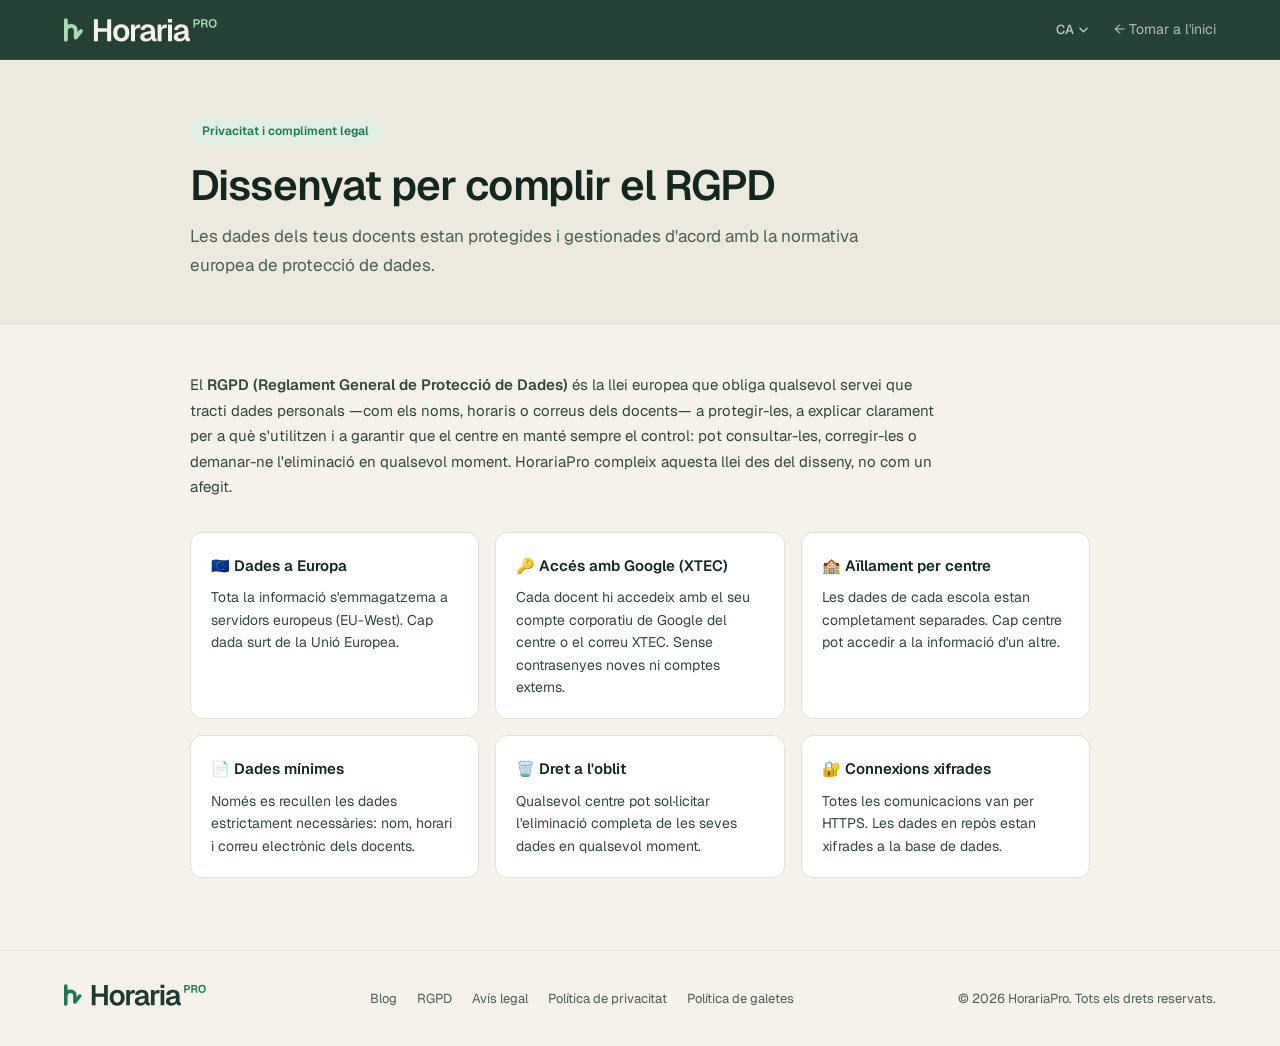
<file: rgpd.html>
<!DOCTYPE html>
<html lang="ca">
<head>
  <meta charset="UTF-8" />
  <meta name="viewport" content="width=device-width, initial-scale=1.0" />
  <title>RGPD — HorariaPro</title>
  <meta name="description" content="Com protegeix HorariaPro les dades dels docents: servidors europeus, aïllament per centre, dades mínimes i dret a l'oblit." />
  <link rel="canonical" href="https://horariapro.com/rgpd.html" />
  <link rel="icon" type="image/svg+xml" href="/marca/icona/favicon.svg" />
  <link rel="preconnect" href="https://fonts.googleapis.com" />
  <link href="https://fonts.googleapis.com/css2?family=Geist:wght@400;500;600&display=swap" rel="stylesheet" />
  <link rel="stylesheet" href="/pagina-marca.css" />
  <link rel="stylesheet" href="/marca.css" />
</head>
<body>

<nav>
  <a href="/" class="nav-logo" aria-label="Tornar a l'inici"><img src="/marca/logo/horaria-pro-sobre-pissarra.svg" alt="HorariaPro" style="height:30px; display:block;" /></a>
  <div style="display:flex; align-items:center; gap:22px;">
    <div class="lang-switch" id="langSwitch">
      <button type="button" class="lang-switch__trigger" aria-haspopup="listbox" aria-expanded="false" aria-label="Idioma" title="Idioma">
        <span class="lang-switch__current" data-lang-current>CA</span>
        <svg class="lang-switch__caret" width="9" height="6" viewBox="0 0 10 6" aria-hidden="true"><path d="M1 1l4 4 4-4" fill="none" stroke="currentColor" stroke-width="1.4" stroke-linecap="round" stroke-linejoin="round"/></svg>
      </button>
      <ul class="lang-switch__menu" role="listbox">
        <li role="presentation"><button type="button" role="option" class="lang-switch__opt" data-set-lang="ca">Català</button></li>
        <li role="presentation"><button type="button" role="option" class="lang-switch__opt" data-set-lang="va">Valencià</button></li>
        <li role="presentation"><button type="button" role="option" class="lang-switch__opt" data-set-lang="es">Castellano</button></li>
      </ul>
    </div>
    <a href="/" class="nav-back">← Tornar a l'inici</a>
  </div>
</nav>

<div class="page-hero">
  <div class="page-hero-inner">
    <div class="tag">Privacitat i compliment legal</div>
    <h1>Dissenyat per complir el RGPD</h1>
    <p class="page-sub">Les dades dels teus docents estan protegides i gestionades d'acord amb la normativa europea de protecció de dades.</p>
  </div>
</div>

<div class="rgpd">
  <p class="rgpd-intro">El <strong>RGPD (Reglament General de Protecció de Dades)</strong> és la llei europea que obliga qualsevol servei que tracti dades personals —com els noms, horaris o correus dels docents— a protegir-les, a explicar clarament per a què s'utilitzen i a garantir que el centre en manté sempre el control: pot consultar-les, corregir-les o demanar-ne l'eliminació en qualsevol moment. HorariaPro compleix aquesta llei des del disseny, no com un afegit.</p>
  <div class="legal-grid">
    <div class="legal-card">
      <h4>🇪🇺 Dades a Europa</h4>
      <p>Tota la informació s'emmagatzema a servidors europeus (EU-West). Cap dada surt de la Unió Europea.</p>
    </div>
    <div class="legal-card">
      <h4>🔑 Accés amb Google (XTEC)</h4>
      <p>Cada docent hi accedeix amb el seu compte corporatiu de Google del centre o el correu XTEC. Sense contrasenyes noves ni comptes externs.</p>
    </div>
    <div class="legal-card">
      <h4>🏫 Aïllament per centre</h4>
      <p>Les dades de cada escola estan completament separades. Cap centre pot accedir a la informació d'un altre.</p>
    </div>
    <div class="legal-card">
      <h4>📄 Dades mínimes</h4>
      <p>Només es recullen les dades estrictament necessàries: nom, horari i correu electrònic dels docents.</p>
    </div>
    <div class="legal-card">
      <h4>🗑️ Dret a l'oblit</h4>
      <p>Qualsevol centre pot sol·licitar l'eliminació completa de les seves dades en qualsevol moment.</p>
    </div>
    <div class="legal-card">
      <h4>🔐 Connexions xifrades</h4>
      <p>Totes les comunicacions van per HTTPS. Les dades en repòs estan xifrades a la base de dades.</p>
    </div>
  </div>
</div>

<footer>
  <div class="footer-logo"><img src="/marca/logo/horaria-pro-sobre-clar.svg" alt="Horaria Pro" style="height:24px;" /></div>
  <div class="footer-legal">
    <a href="/blog.html">Blog</a>
    <a href="/rgpd.html">RGPD</a>
    <a href="/avis-legal.html">Avís legal</a>
    <a href="/politica-privacitat.html">Política de privacitat</a>
    <a href="/politica-cookies.html">Política de galetes</a>
  </div>
  <div>© 2026 HorariaPro. Tots els drets reservats.</div>
</footer>

<script src="/i18n.js?v=6"></script>
<script src="/i18n-guies.js?v=2"></script>
<script src="/analytics.js" defer></script>
<script src="/marca.js" defer></script>
</body>
</html>
</file>
<file: marca.css>
/* Horaria — capa de marca (guia v1, octubre 2026)
   Es carrega l'última a totes les pàgines: redefineix els tokens de cada pàgina amb la paleta
   pissarra/guix/verd i aplica tipografia, botons i moviment de la guia. Colors d'estat
   (vermell, groc, blau) només per a l'app i els mocks. */
:root {
  --pissarra: #1E3A2F; --fosca: #14271F; --guix: #F4F2EA; --verd: #1A7A4E; --verd-h: #156640;
  --guix-verd: #A8DDB5; --pols: #C8CEC5; --muted: #4E5E56; --linia: #E3E0D4; --guix-2: #ECE9DF; --verd-lt: #E1EEE3;
  --ease-out: cubic-bezier(.22,1,.36,1); --ease-guix: cubic-bezier(.65,0,.35,1);

  /* Tokens de les pàgines existents, apuntant a la marca */
  --black: var(--fosca); --ink: var(--fosca); --ink-2: #33463D; --ink-3: var(--muted); --ink-4: #7D8A83;
  --border: var(--linia); --bg: var(--guix); --bg-2: var(--guix-2);
  --blue: var(--verd); --blue-lt: var(--verd-lt); --green: var(--verd); --green-lt: var(--verd-lt);
  --shadow: 0 1px 2px rgba(20,39,31,.05), 0 10px 30px -14px rgba(20,39,31,.18);
  --shadow-lg: 0 30px 70px -30px rgba(20,39,31,.35);
}

html { -webkit-text-size-adjust: 100%; }
body { font-family: 'Geist', system-ui, sans-serif; background: var(--guix); color: var(--fosca); font-synthesis: none; text-rendering: optimizeLegibility; }
h1, h2, h3, h4, h5, h6 { font-weight: 600; }
b, strong { font-weight: 600; }
::selection { background: var(--guix-verd); color: var(--fosca); }
:focus-visible { outline: 3px solid var(--verd); outline-offset: 3px; }
a { transition: color .15s var(--ease-out); }

/* ── Navegació (pissarra) ── */
nav { background: rgba(30,58,47,.97) !important; border-bottom-color: rgba(244,242,234,.08) !important; }
nav.nav-glass { background: rgba(30,58,47,.82) !important; border-bottom-color: rgba(244,242,234,.12) !important; box-shadow: 0 10px 30px -12px rgba(20,39,31,.5) !important; }
.nav-logo img { height: 26px !important; width: auto; }
.nav-links { color: var(--pols) !important; font-weight: 500; }
.nav-links a:hover { color: var(--guix) !important; }
.nav-cta { background: var(--guix) !important; color: var(--pissarra) !important; border-radius: 999px !important; font-weight: 500 !important; padding: 9px 18px !important; transition: transform .15s var(--ease-out), background .15s !important; }
.nav-cta:hover { background: #fff !important; opacity: 1 !important; transform: translateY(-1px); }
.nav-cta:active { transform: translateY(1px); }
.nav-burger span { background: var(--guix) !important; }
.nav-mobile-menu, nav.nav-glass ~ .nav-mobile-menu { background: rgba(30,58,47,.98) !important; }
.nav-mobile-menu a { color: var(--guix) !important; font-weight: 500 !important; border-bottom-color: rgba(244,242,234,.07) !important; }
.nav-mobile-menu a:last-child { background: var(--guix) !important; color: var(--pissarra) !important; border-radius: 999px !important; }
.lang-switch__trigger { color: var(--pols) !important; font-weight: 500 !important; }
.lang-switch__menu { background: var(--fosca) !important; border-color: rgba(244,242,234,.12) !important; }
.lang-switch__opt { color: var(--pols) !important; }
.lang-switch__opt:hover, .lang-switch__opt.is-active { color: var(--guix) !important; }

/* ── Botons: píndola, resposta de 150 ms (puja 1 px, baixa en prémer) ── */
.btn-primary, .btn-secondary, .btn-submit, .tour-try, .cookie-btn-accept, .cookie-btn-reject {
  border-radius: 999px !important; font-weight: 500 !important; box-shadow: none !important;
  transition: transform .15s var(--ease-out), background .15s, color .15s, border-color .15s !important;
}
.btn-primary { background: var(--verd) !important; color: #fff !important; }
.btn-primary:hover { background: var(--verd-h) !important; opacity: 1 !important; transform: translateY(-1px); }
.btn-secondary { background: transparent !important; color: var(--fosca) !important; border: 1px solid rgba(20,39,31,.2) !important; }
.btn-secondary:hover { border-color: var(--fosca) !important; background: transparent !important; transform: translateY(-1px); }
.btn-primary:active, .btn-secondary:active, .btn-submit:active, .tour-try:active { transform: translateY(1px) scale(.98); }
.tour-try { background: var(--guix-verd) !important; color: var(--fosca) !important; }
.tour-try:hover { background: var(--guix) !important; transform: translateY(-1px); }

/* ── Seccions ── */
.section-tag { font-size: 15px !important; font-weight: 500 !important; color: var(--verd) !important; letter-spacing: 0 !important; margin-bottom: 14px !important; }
.section-title { font-weight: 600 !important; letter-spacing: -.035em !important; line-height: 1.04 !important; color: var(--fosca); }
.section-sub { color: var(--muted) !important; }

/* Pissarra: hero, demo, seminari, contacte. El guix és la tinta i el guix verd l'accent */
.hero-wrap, .fx-sec, #seminari-caps-estudis, .contact-section {
  background: var(--pissarra) !important; color: var(--guix);
  --ink: var(--guix); --ink-2: var(--pols); --ink-3: #9DAAA2; --ink-4: #7F8D85; --black: var(--guix);
  --border: rgba(244,242,234,.12); --blue: var(--guix-verd); --blue-lt: rgba(168,221,181,.12);
}
.hero-wrap .section-tag, .fx-sec .section-tag, #seminari-caps-estudis .section-tag, .contact-section .section-tag { color: var(--guix-verd) !important; background: none !important; padding: 0 !important; }
.hero-wrap .section-title, .fx-sec .section-title, #seminari-caps-estudis .section-title, .contact-section .section-title { color: var(--guix) !important; }
.hero-wrap .section-sub, #seminari-caps-estudis .section-sub, .contact-section .section-sub { color: var(--pols) !important; }
.hero-wrap .btn-primary, .contact-section .btn-submit { background: var(--guix-verd) !important; color: var(--fosca) !important; border: 0 !important; }
.hero-wrap .btn-primary:hover, .contact-section .btn-submit:hover { background: var(--guix) !important; }
.hero-wrap .btn-secondary { color: var(--guix) !important; border-color: rgba(244,242,234,.28) !important; }
.hero-wrap .btn-secondary:hover { border-color: var(--guix) !important; }

/* ── Hero ── */
.hero-wrap { border-bottom: 0; }
.hero h1 { color: var(--guix) !important; font-weight: 600 !important; letter-spacing: -.045em !important; line-height: 1 !important; }
.hero h1 em { color: var(--guix-verd) !important; }
.hero p { color: var(--pols) !important; }
.brand-word { animation: none !important; }
.brand-word span, .brand-word .bw-1, .brand-word .bw-3, .brand-word .bw-ia { color: var(--guix) !important; font-weight: 600 !important; letter-spacing: 0 !important; text-shadow: none !important; }
.hero-trust { color: var(--pols) !important; font-weight: 500 !important; }
.hero-video-card { background: #fff !important; border-radius: 22px; overflow: hidden; box-shadow: 0 40px 80px -36px rgba(0,0,0,.55), 0 0 0 1px rgba(244,242,234,.08); }
.hero-video-card.hero-expanded { border-radius: 0; background: var(--fosca) !important; }
.hero-video-card.hero-fs { border-radius: 0; background: #14271F !important; box-shadow: none; }

/* ── Peu ── */
footer { background: var(--guix) !important; color: var(--muted); border-top: 1px solid var(--linia) !important; }
footer a:hover { color: var(--verd); }

/* ── Bàner de galetes i modals ── */
.cookie-banner { background: var(--fosca) !important; color: var(--guix) !important; }
.cookie-btn-accept { background: var(--guix-verd) !important; color: var(--fosca) !important; }
.cookie-btn-reject { background: transparent !important; color: var(--guix) !important; border: 1px solid rgba(244,242,234,.3) !important; }

/* ── Moviment: entrades (pugen 20 px, 520 ms, esglaó 70 ms), una sola vegada ── */
.rise-in { opacity: 0; transform: translateY(20px); }
.rise-in.is-in { opacity: 1; transform: none; transition: opacity .52s var(--ease-out), transform .52s var(--ease-out); transition-delay: var(--rise-d, 0ms); }
@media (prefers-reduced-motion: reduce) {
  .rise-in, .rise-in.is-in { opacity: 1 !important; transform: none !important; transition: none !important; }
}

/* ── Botons flotants: pissarra amb icona de guix, en lloc dels colors de cada xarxa ── */
.whatsapp-float, .instagram-float { background: var(--pissarra) !important; box-shadow: 0 0 0 1px rgba(244,242,234,.14), 0 12px 28px -10px rgba(20,39,31,.6) !important; transition: transform .15s var(--ease-out), bottom .2s ease, opacity .25s !important; }
.whatsapp-float:hover, .instagram-float:hover { transform: translateY(-1px) !important; }
.whatsapp-float svg path { fill: var(--guix) !important; }
.instagram-float svg { stroke: var(--guix) !important; }
.instagram-float svg circle[fill] { fill: var(--guix) !important; }

/* ── Demo per scroll: pissarra plana, sense resplendors ni degradats ── */
.fx-stage { background: none !important; }
.fx-eye { color: var(--guix-verd) !important; }
.fx-cap h3 span { color: #8FA197 !important; }
.fx-clock { color: var(--pols) !important; background: rgba(244,242,234,.06) !important; }
.fx-outro strong { background: none !important; -webkit-background-clip: border-box !important; background-clip: border-box !important; color: var(--guix-verd) !important; -webkit-text-fill-color: var(--guix-verd); }
.fx-outro p, .fx-outro span { color: var(--pols) !important; }
.fx-bar i { background: var(--guix-verd) !important; }
.fx-sec .demo-hint { background: rgba(168,221,181,.1) !important; color: var(--guix-verd) !important; }
.fx-sec .demo-try-link a { color: var(--guix-verd) !important; }

/* ── Peu amb el nom gran, com a la guia ── */
.foot-word { display: block; flex: 0 0 100%; padding: 48px 0 0; margin-bottom: 28px; }
.foot-word img { width: 100%; height: auto; display: block; }

/* Pàgines amb fons de pissarra sencer (alta de centre) */
body.on-pissarra { background: var(--pissarra); }
h1 { line-height: 1.1; }

/* ── Funcionalitats: vista pròpia (#funcionalitats), fora de la landing ── */
.vista-func { display: none; }
body.vista-funcionalitats .vista-func { display: block; }
body.vista-funcionalitats .hero-wrap,
body.vista-funcionalitats section:not(.vista-func) { display: none !important; }
.vista-back { display: inline-block; margin-bottom: 28px; font-size: 15px; font-weight: 500; color: var(--verd); }
.vista-back:hover { color: var(--verd-h); }

/* ── Preus: dues targetes iguals que caben en una pantalla ── */
#preus { padding-top: 64px; padding-bottom: 64px; }
#preus .section-sub { margin-bottom: 24px !important; }
.pricing-grid { align-items: stretch !important; gap: 20px !important; max-width: 1000px; margin: 0 auto; }
.plan { padding: 24px 26px !important; gap: 14px !important; border-radius: 20px !important; }
.plan-free { background: #fff !important; border: 1px solid var(--linia) !important; }
.plan-pro { background: var(--pissarra) !important; border-color: var(--pissarra) !important; }
.plan-pro > div:first-child { background: var(--guix-verd) !important; color: var(--fosca) !important; }
.plan span[style*="font-size:40px"] { font-size: 36px !important; }
.plan-list { display: grid !important; grid-template-columns: 1fr 1fr; gap: 8px 16px !important; }
.plan-list li { font-size: 13.5px !important; line-height: 1.35; }
@media (max-width: 560px) { .plan-list { grid-template-columns: 1fr; } }
.plan a, .plan button { border-radius: 999px !important; font-weight: 500 !important; }
.plan-pro > div:last-child { border-radius: 999px !important; }

/* Calculadora plegada darrere d'un botó */
.roi-toggle-wrap { display: flex; justify-content: center; margin-top: 28px; }
.roi-toggle {
  font: 500 16px 'Geist', sans-serif; color: var(--fosca); background: transparent; cursor: pointer;
  border: 1px solid rgba(20,39,31,.22); border-radius: 999px; padding: 14px 24px;
  display: inline-flex; align-items: center; gap: 10px; transition: transform .15s var(--ease-out), border-color .15s;
}
.roi-toggle::after { content: ''; width: 8px; height: 8px; border-right: 2px solid currentColor; border-bottom: 2px solid currentColor; transform: translateY(-2px) rotate(45deg); transition: transform .2s var(--ease-out); }
.roi-toggle[aria-expanded="true"]::after { transform: translateY(2px) rotate(-135deg); }
.roi-toggle:hover { border-color: var(--fosca); transform: translateY(-1px); }
.roi-toggle:active { transform: translateY(1px); }
.roi-wrap { margin-top: 28px; scroll-margin-top: 96px; }
.roi-wrap .roi { margin-bottom: 0 !important; }
.roi-result { background: var(--pissarra) !important; }
.roi-cta, .roi-go { border-radius: 999px !important; font-weight: 500 !important; }
.plan-pro > div:last-child > * { border-radius: 0 !important; }
/* Preus compactes: commutador al costat del títol, targetes més amples i llistes sense salts */
#preus .section-inner { max-width: 1120px; position: relative; }
#preus .section-inner > div[style*="margin-bottom:28px"] { margin-bottom: 18px !important; }
@media (min-width: 900px) {
  #preus .section-inner > div[style*="margin-bottom:28px"] { position: absolute; right: 0; top: 52px; margin: 0 !important; }
}
.pricing-grid { max-width: none; }
.plan { gap: 12px !important; }
.plan-list { gap: 6px 18px !important; }
.plan-list li { font-size: 13px !important; gap: 8px !important; }
#preuCardEscola input[type=range] + div { display: none; }
#preuCardEscola > div:nth-child(3) > div:first-child { margin-bottom: 8px !important; }
#calcPreuUnitari { display: none; }

/* ── Aval al hero: seminari del Servei Educatiu, en dues línies ── */
.hero-aval { display: inline-flex; align-items: center; gap: 14px; margin-top: 28px; padding: 8px 18px 8px 8px; border-radius: 999px; background: rgba(244,242,234,.06); border: 1px solid rgba(244,242,234,.12); text-align: left; transition: transform .15s var(--ease-out), border-color .15s; max-width: 100%; }
.hero-aval:hover { border-color: rgba(244,242,234,.3); transform: translateY(-1px); }
.hero-aval img { width: 48px; height: 48px; border-radius: 50%; object-fit: cover; flex: none; background: #fff; }
.hero-aval b { display: block; font-size: 14px; font-weight: 500; color: var(--guix); line-height: 1.3; }
.hero-aval small { display: block; font-size: 12.5px; color: var(--pols); margin-top: 2px; }

/* ── Per què HorariaPro: perfils amb pestanyes i el vídeo de l'app al mòbil ── */
.rols-sec { background: var(--guix-2); border-top: 1px solid var(--linia); }
.rols-head { text-align: center; }
.rols-head .section-sub { margin: 0 auto 32px; }
.rols-tabs { display: flex; width: max-content; max-width: 100%; margin: 0 auto 48px; padding: 5px; gap: 4px; background: #fff; border: 1px solid var(--linia); border-radius: 999px; }
.rols-tab { position: relative; overflow: hidden; font: 500 15px 'Geist', sans-serif; color: var(--muted); background: transparent; border: 0; border-radius: 999px; padding: 11px 22px; cursor: pointer; transition: color .15s, background .2s var(--ease-out); }
.rols-tab:hover { color: var(--fosca); }
.rols-tab[aria-selected="true"] { background: var(--pissarra); color: var(--guix); }
.rols-panel { display: grid; grid-template-columns: 300px minmax(0, 1fr); gap: 72px; align-items: center; max-width: 980px; margin: 0 auto; }
.rols-panel.is-on { animation: rolsIn .52s var(--ease-out); }
@keyframes rolsIn { from { opacity: 0; transform: translateY(20px); } to { opacity: 1; transform: none; } }
.rols-phone { position: relative; padding: 10px; background: var(--fosca); border-radius: 46px; box-shadow: 0 0 0 2px #2c4a3e, var(--shadow-lg); }
.rols-phone video { display: block; width: 100%; aspect-ratio: 576 / 1248; object-fit: cover; border-radius: 36px; background: #fff; }
.rols-stat { display: flex; align-items: baseline; gap: 12px; flex-wrap: wrap; margin-bottom: 18px; }
.rols-stat b { font-size: clamp(44px, 5vw, 64px); font-weight: 600; letter-spacing: -.05em; line-height: 1; color: var(--verd); }
.rols-stat span { font-size: 15px; color: var(--muted); }
/* Efecte d'escriptura de la xifra (2 clics ⇄ 2 min) */
.rols-stat .tecleja { display: inline-flex; align-items: center; white-space: nowrap; }
.rols-stat .tecleja span { font-size: inherit; color: inherit; }
.rols-stat .tecleja .lletres { display: inline-block; height: 1em; line-height: 1; }
.rols-stat .tecleja .cursor { display: inline-block; width: .06em; height: .8em; margin-left: .06em; background: var(--verd); border-radius: 2px; animation: hp-parpelleja 1s steps(1) infinite; }
.rols-stat .tecleja.escrivint .cursor { animation: none; opacity: 1; }
@keyframes hp-parpelleja { 50% { opacity: 0; } }
@media (prefers-reduced-motion: reduce) { .rols-stat .tecleja .cursor { display: none; } }
.rols-text h3 { font-size: clamp(26px, 2.8vw, 36px); font-weight: 600; letter-spacing: -.035em; line-height: 1.08; color: var(--fosca); margin-bottom: 12px; }
.rols-accent { font-size: 17px; font-weight: 500; color: var(--verd); margin-bottom: 12px; }
.rols-text > p:not(.rols-accent) { font-size: 16px; color: var(--ink-2); line-height: 1.6; margin-bottom: 22px; }
.rols-list { list-style: none; display: grid; gap: 12px; }
.rols-list li { position: relative; padding-left: 28px; font-size: 15px; color: var(--fosca); line-height: 1.45; }
.rols-list li::before { content: ''; position: absolute; left: 2px; top: .42em; width: 12px; height: 7px; border-left: 2.5px solid var(--verd); border-bottom: 2.5px solid var(--verd); transform: rotate(-45deg); }
.rols-link { display: inline-block; margin-top: 24px; font-size: 15px; font-weight: 500; color: var(--verd); border-bottom: 1px solid rgba(26,122,78,.35); }
.rols-link:hover { border-color: var(--verd); }
@media (max-width: 820px) {
  .rols-panel { grid-template-columns: 1fr; gap: 32px; }
  .rols-phone { width: min(240px, 70%); margin: 0 auto; order: 2; }
  .rols-tab { padding: 10px 14px; font-size: 14px; }
  .rols-tabs { margin-bottom: 32px; }
}
@media (prefers-reduced-motion: reduce) { .rols-panel.is-on { animation: none; } }
.rols-panel[hidden] { display: none; }
.rols-panel { grid-template-columns: 240px minmax(0, 1fr); }
.hero-aval { border-radius: 20px; }
.hero-aval b { font-size: 13.5px; }
.hero-aval { gap: 12px; padding: 7px 16px 7px 7px; }
.hero-aval img { width: 40px; height: 40px; }
.hero-aval b, .hero-aval small { white-space: nowrap; }
.hero-aval b { font-size: 13px; } .hero-aval small { font-size: 12px; }
@media (max-width: 380px) { .hero-aval b, .hero-aval small { white-space: normal; } }
@media (max-width: 820px) { .rols-panel { grid-template-columns: 1fr; } }
@media (max-width: 480px) { .hero-aval b, .hero-aval small { white-space: normal; } }
@media (max-width: 480px) {
  .hero-aval { padding: 9px 16px; }
  .hero-aval img { display: none; }
  .hero-aval b, .hero-aval small { white-space: normal; font-size: 12.5px; }
  .hero-aval small { font-size: 11.5px; }
}

/* Vídeos gravats amb la marca nova: ja no porten la barra negra del navegador que calia retallar */
.feature-media-item.v-marca, .feature-video-wrap.portrait.v-marca { aspect-ratio: 576 / 1248; }
.feature-media-item.v-marca video, .feature-video-wrap.portrait.v-marca video { transform: none; }

/* Prova social: franja de xifres sota el hero */
.hp-xifres { max-width: 1100px; margin: 0 auto; padding: 8px 16px 56px; }
.hp-xifres-grid { display: grid; grid-template-columns: repeat(3, 1fr); max-width: 860px; margin: 0 auto; border-top: 1px solid rgba(244,242,234,.12); border-bottom: 1px solid rgba(244,242,234,.12); }
.hp-xifra { padding: 26px 12px; text-align: center; }
.hp-xifra + .hp-xifra { border-left: 1px solid rgba(244,242,234,.12); }
.hp-xifra b { display: block; font-size: clamp(34px, 4vw, 48px); font-weight: 600; line-height: 1; letter-spacing: -.03em; color: var(--guix-verd); font-variant-numeric: tabular-nums; }
.hp-xifra b small { font-size: .45em; font-weight: 500; letter-spacing: 0; color: var(--guix-verd); }
.hp-xifra span { display: block; margin-top: 10px; font-size: 14px; line-height: 1.35; color: var(--pols); }
.hp-xifres-peu { margin: 14px 0 0; text-align: center; font-size: 12.5px; color: #9DAAA2; }
@media (max-width: 700px) {
  .hp-xifres { padding-bottom: 40px; }
  .hp-xifra { padding: 20px 4px; }
  .hp-xifra span { font-size: 12.5px; }
}
</file>
<file: pagina-marca.css>
/* Base compartida de les pàgines simples (blog.html, rgpd.html). marca.css es carrega després. */
*, *::before, *::after { box-sizing: border-box; margin: 0; padding: 0; }
html { scroll-behavior: smooth; }
body { font-size: 16px; line-height: 1.7; -webkit-font-smoothing: antialiased; }
a { color: var(--verd); text-decoration: none; }

nav { position: sticky; top: 0; z-index: 100; backdrop-filter: blur(12px); padding: 0 5%; display: flex; align-items: center; justify-content: space-between; height: 60px; border-bottom: 1px solid transparent; }
.nav-back { font-size: 14px; color: rgba(255,255,255,.65); }
.nav-back:hover { color: #fff; }

.page-hero { background: var(--guix-2); border-bottom: 1px solid var(--linia); padding: 56px 5% 44px; }
.page-hero-inner { max-width: 900px; margin: 0 auto; }
.page-hero .tag { display: inline-block; background: var(--verd-lt); color: var(--verd); font-size: 12px; font-weight: 600; padding: 4px 12px; border-radius: 100px; margin-bottom: 16px; }
.page-hero h1 { font-size: clamp(28px, 4vw, 42px); line-height: 1.15; font-weight: 600; letter-spacing: -.02em; max-width: 780px; }
.page-sub { font-size: 17px; color: var(--muted); margin-top: 12px; max-width: 680px; }

/* Blog */
.posts { width: min(900px, 90%); margin: 0 auto; padding: 48px 0 72px; display: grid; gap: 20px; }
.post { display: block; background: #fff; border: 1px solid var(--linia); border-radius: 16px; overflow: hidden; color: inherit; transition: transform .2s var(--ease-out), box-shadow .2s var(--ease-out), border-color .2s; }
.post:hover { transform: translateY(-2px); border-color: var(--guix-verd); box-shadow: 0 18px 40px -22px rgba(20,39,31,.35); }
.post-foto img { display: block; width: 100%; height: 260px; object-fit: cover; object-position: 50% 45%; }
.post-text { padding: 24px 28px 26px; }
.post-meta { display: block; font-size: 13px; font-weight: 500; color: var(--muted); margin-bottom: 8px; }
.post h2 { font-size: 22px; line-height: 1.25; font-weight: 600; letter-spacing: -.015em; margin-bottom: 8px; }
.post p { color: #33463D; font-size: 15px; margin-bottom: 12px; }
.post-more { font-size: 14px; font-weight: 600; color: var(--verd); }
@media (min-width: 760px) {
  .post-foto { display: grid; grid-template-columns: 42% 1fr; }
  .post-foto img { height: 100%; min-height: 250px; }
}

/* RGPD */
.rgpd { width: min(900px, 90%); margin: 0 auto; padding: 48px 0 72px; }
.rgpd-intro { max-width: 760px; color: #33463D; font-size: 15px; margin-bottom: 32px; }
.legal-grid { display: grid; grid-template-columns: 1fr; gap: 16px; }
@media (min-width: 640px) { .legal-grid { grid-template-columns: repeat(2, 1fr); } }
@media (min-width: 900px) { .legal-grid { grid-template-columns: repeat(3, 1fr); } }
.legal-card { background: #fff; border: 1px solid var(--linia); border-radius: 12px; padding: 20px; }
.legal-card h4 { font-size: 15px; font-weight: 600; margin-bottom: 8px; }
.legal-card p { font-size: 14px; color: #33463D; line-height: 1.6; }

/* Peu i selector d'idioma */
footer { padding: 32px 5%; display: flex; align-items: center; justify-content: space-between; flex-wrap: wrap; gap: 12px; font-size: 13px; }
.footer-legal { display: flex; gap: 20px; flex-wrap: wrap; }
.footer-legal a { color: var(--muted); font-size: 13px; }
.footer-legal a:hover { color: var(--verd); }

.lang-switch { position: relative; display: inline-flex; flex-shrink: 0; user-select: none; }
.lang-switch__trigger { display: inline-flex; align-items: center; gap: 5px; background: transparent; border: 0; cursor: pointer; font-family: inherit; font-size: 13px; padding: 6px 4px; }
.lang-switch__caret { transition: transform .25s ease; margin-top: 1px; }
.lang-switch[data-open] .lang-switch__caret { transform: rotate(180deg); }
.lang-switch__menu { position: absolute; top: calc(100% + 10px); right: 0; min-width: 8.5rem; padding: 5px; list-style: none; border: 1px solid; border-radius: 10px; opacity: 0; visibility: hidden; transform: translateY(-4px); transition: opacity .2s ease, transform .2s ease, visibility .2s ease; z-index: 1200; }
.lang-switch[data-open] .lang-switch__menu { opacity: 1; visibility: visible; transform: translateY(0); }
.lang-switch__opt { display: block; width: 100%; text-align: left; background: transparent; border: 0; cursor: pointer; font: 500 14px/1.2 inherit; font-family: inherit; color: rgba(255,255,255,.75); border-radius: 6px; padding: 9px 11px; }
.lang-switch__opt:hover { color: #fff; background: rgba(255,255,255,.08); }
.lang-switch__opt.is-active { color: #fff; font-weight: 600; }
</file>
